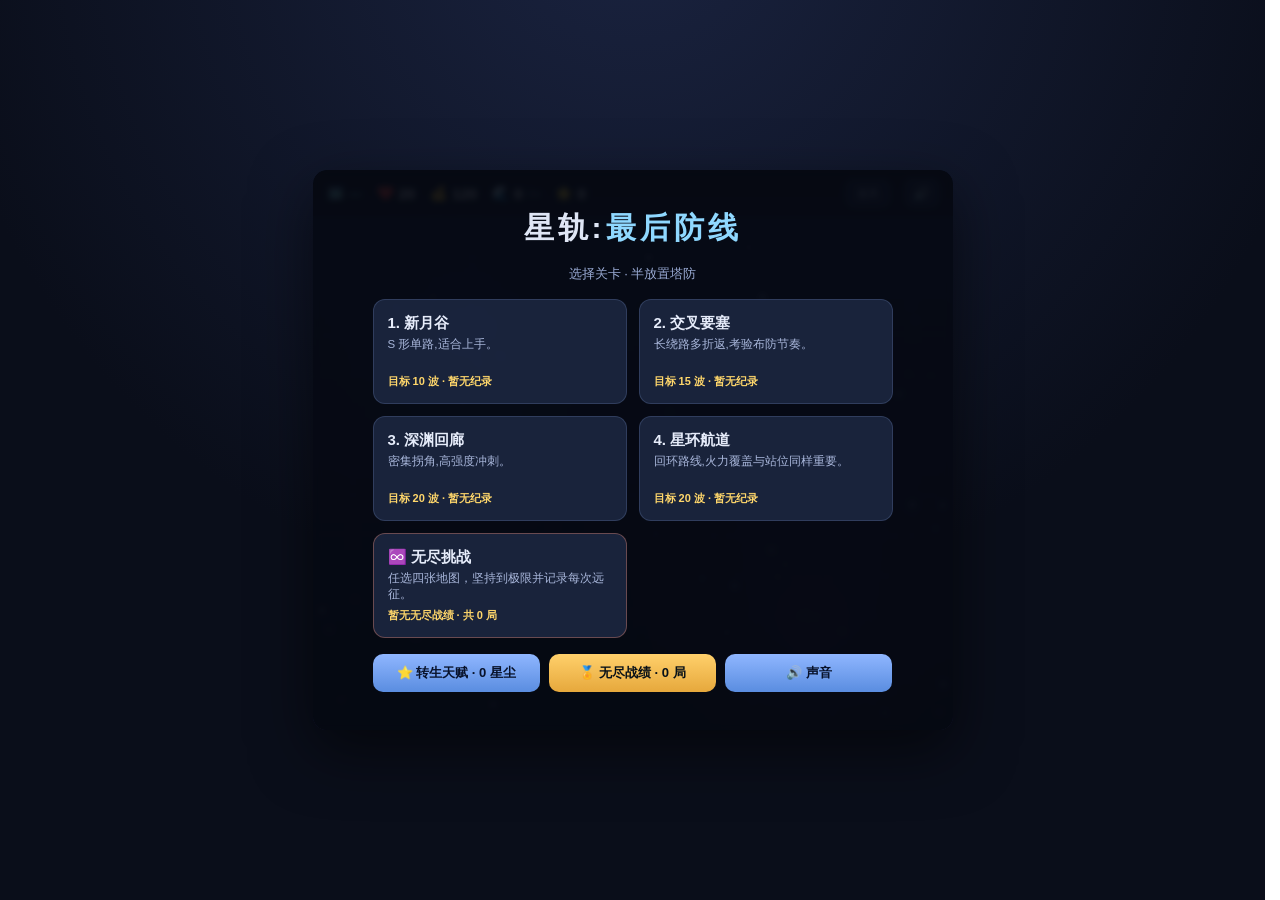
<file: index.html>
<!DOCTYPE html>
<html lang="zh-CN">
<head>
<meta charset="UTF-8">
<meta name="viewport" content="width=device-width, initial-scale=1.0">
<title>星轨:最后防线</title>
<style>
  * { box-sizing: border-box; margin: 0; padding: 0; -webkit-user-select: none; user-select: none; }
  html, body { height: 100%; }
  html { scrollbar-gutter:stable; }
  body {
    font-family: -apple-system, "PingFang SC", "Microsoft YaHei", sans-serif;
    background: radial-gradient(circle at 50% -10%, #1a2340 0%, #0a0e1a 60%);
    color: #dfe6f5; display: flex; align-items: flex-start; justify-content: center;
    min-height: 100%; padding: 12px; overflow-x: hidden;
  }
  #wrap { display: flex; gap: 14px; align-items: flex-start;
    margin-top:max(0px,calc((100dvh - 584px)/2)); }
  #wrap.menu-mode #panel { display: none; }
  #wrap.settle-mode #panel { display: none; }
  #stage { position: relative; border-radius: 14px; overflow: hidden; width: 640px; max-width: 100%;
    box-shadow: 0 20px 60px rgba(0,0,0,.55), inset 0 0 0 1px rgba(120,150,220,.15); }
  canvas { display: block; background: #0d1324; width: 100%; height: auto; touch-action: manipulation; }
  button { touch-action: manipulation; }
  #hud { position: absolute; top: 0; left: 0; right: 0; height: 46px;
    display: flex; align-items: center; gap: 15px; padding: 0 14px;
    background: linear-gradient(180deg, rgba(10,14,26,.92), rgba(10,14,26,.35));
    backdrop-filter: blur(4px); font-size: 13px; z-index: 5; }
  .stat { display: flex; align-items: center; gap: 5px; }
  .stat b { font-size: 15px; color: #fff; font-variant-numeric: tabular-nums; }
  .stat .ic { font-size: 14px; }
  .hp-bad b { color: #ff6b6b; }
  #uiMap { color:#8fd8ff; font-weight:700; }
  #btnMenu { margin-left:auto; }
  #btnMenu, #btnAudio { font-size:11px; padding:5px 10px; border-radius:8px;
    border:1px solid rgba(140,170,230,.3); background:rgba(40,52,86,.6); color:#cdd8f2; cursor:pointer; }
  #btnMenu:hover, #btnAudio:hover { background:rgba(56,72,116,.8); }
  #btnAudio { width:34px; padding:5px 0; font-size:14px; }
  #banner { position: absolute; top: 46%; left: 50%; transform: translate(-50%,-50%);
    font-size: 34px; font-weight: 800; letter-spacing: 3px; text-align: center;
    text-shadow: 0 4px 24px rgba(0,0,0,.7); pointer-events: none; z-index: 8;
    opacity: 0; transition: opacity .4s; }
  #audioPanel { position:absolute; z-index:40; top:52px; right:9px; width:244px; display:none;
    padding:13px; border-radius:12px; color:#eaf1ff;
    background:linear-gradient(145deg,rgba(20,29,53,.98),rgba(10,15,30,.98));
    border:1px solid rgba(126,170,235,.32); box-shadow:0 16px 44px rgba(0,0,0,.55); }
  #audioPanel.open { display:block; }
  .audio-head { display:flex; align-items:center; justify-content:space-between; margin-bottom:10px; }
  .audio-head b { color:#b9d9ff; font-size:13px; letter-spacing:1px; }
  #btnAudioClose { border:0; background:transparent; color:#92a5ca; cursor:pointer; font-size:19px; line-height:1; }
  .audio-row { display:grid; grid-template-columns:43px 1fr 34px; gap:8px; align-items:center; margin:9px 0; }
  .audio-row span { color:#b8c6e6; font-size:11px; }
  .audio-row output { color:#8fe3b0; font-size:10px; text-align:right; font-variant-numeric:tabular-nums; }
  .audio-row input { width:100%; accent-color:#6cc6ff; cursor:pointer; }
  #btnMuteAudio { margin-top:4px; padding:7px; font-size:11px; }
  .audio-credit { margin-top:8px; color:#697da8; font-size:9px; line-height:1.4; text-align:center; }
  .audio-credit a { color:#7fa9d8; }
  #panel { width:224px; flex:0 0 224px; min-width:0; display:flex; flex-direction:column; gap:10px; }
  #panelCols { display: flex; flex-direction: column; gap: 10px; }
  .card { background: rgba(22,30,54,.7); border: 1px solid rgba(120,150,220,.16);
    border-radius: 12px; padding: 12px; }
  .card h3 { font-size: 12px; letter-spacing: 1px; color: #8fa2cc;
    text-transform: uppercase; margin-bottom: 8px; font-weight: 700; }
  .tower-btn { display: flex; align-items: center; gap: 10px; width: 100%;
    padding: 8px 10px; margin-bottom: 7px; border-radius: 10px; cursor: pointer;
    background: rgba(40,52,86,.6); border: 1.5px solid transparent; color: #dfe6f5;
    text-align: left; transition: .15s; }
  .tower-btn:hover { background: rgba(56,72,116,.8); }
  .tower-btn.sel { border-color: #6cc6ff; background: rgba(56,90,140,.85);
    box-shadow: 0 0 14px rgba(108,198,255,.35); }
  .tower-btn:disabled { opacity: .4; cursor: not-allowed; }
  .tdot { width: 20px; height: 20px; border-radius: 50%; flex: 0 0 auto; box-shadow: 0 0 8px currentColor; }
  .tinfo { flex: 1; line-height: 1.22; }
  .tinfo .tn { font-size: 13px; font-weight: 700; }
  .tinfo .tc { font-size: 10.5px; color: #b7c4e6; }
  .cost { font-size: 12px; font-weight: 700; color: #ffd76b; }
  button.act { width: 100%; padding: 10px; border-radius: 10px; cursor: pointer;
    border: none; font-weight: 700; font-size: 13px; color: #071018;
    background: linear-gradient(180deg,#7fe3a0,#46c47a); transition: .15s; }
  button.act:hover { filter: brightness(1.08); }
  button.act.sec { background: linear-gradient(180deg,#8fb6ff,#5a8de0); color:#08122a; }
  button.act.warn { background: linear-gradient(180deg,#ffd06b,#e6a83c); }
  button.act:disabled { opacity:.45; cursor:not-allowed; }
  .row { display: flex; gap: 8px; }
  .row > * { flex: 1; }
  #sel { min-height: 96px; }
  #selEmpty { color:#6f7fa6; font-size:12px; line-height:1.5; }
  .selrow { display:flex; justify-content:space-between; font-size:12px; margin:3px 0; }
  .selrow span { color:#9aabd4; min-width:0; overflow-wrap:anywhere; }
  .selrow b { color:#fff; }
  .branchTip { font-size:11px; color:#ffd76b; margin:6px 0 4px; font-weight:700; }
  .branch-btn { width:100%; text-align:left; padding:8px 10px; margin-bottom:6px; border-radius:9px;
    cursor:pointer; border:1.5px solid rgba(140,170,230,.25); background:rgba(40,52,86,.7); color:#e6ecfa; transition:.15s; }
  .branch-btn:hover { border-color:#fff; background:rgba(56,72,116,.9); }
  .branch-btn .bn { font-size:12.5px; font-weight:700; }
  .branch-btn .bd { font-size:10.5px; color:#b7c4e6; margin-top:1px; }
  #speed { font-size:12px; padding:6px; }
  #speed.on { background:linear-gradient(180deg,#ffd06b,#e6a83c); }
  .hint { font-size:11px; color:#6f7fa6; line-height:1.5; margin-top:4px; }
  #idle { font-size:11px; color:#8fe3b0; margin-top:2px; min-height:14px; }
  /* 覆盖层 */
  .overlay { position:absolute; inset:0; z-index:20; display:none;
    flex-direction:column; align-items:center; justify-content:center; gap:16px;
    background:rgba(6,9,18,.9); backdrop-filter:blur(3px); padding:24px;
    overflow-y:auto; overscroll-behavior:contain; -webkit-overflow-scrolling:touch; }
  .overlay.show { display:flex; }
  .overlay h1 { font-size:34px; letter-spacing:3px; }
  .overlay .sub { color:#9aabd4; font-size:13px; }
  #menuList { display:grid; grid-template-columns:1fr 1fr; gap:12px; width:100%; max-width:520px; }
  .mapcard { text-align:left; padding:14px; border-radius:12px; cursor:pointer;
    background:rgba(30,40,68,.85); border:1.5px solid rgba(140,170,230,.2); transition:.15s; color:#e6ecfa; }
  .mapcard:hover { border-color:#6cc6ff; transform:translateY(-2px); box-shadow:0 8px 24px rgba(0,0,0,.4); }
  .mapcard.endless { border-color:rgba(255,150,120,.35); }
  .mapcard .mt { font-size:15px; font-weight:800; margin-bottom:3px; }
  .mapcard .md { font-size:11.5px; color:#a8b6da; line-height:1.4; min-height:32px; }
  .mapcard .mw { font-size:11px; color:#ffd76b; margin-top:6px; font-weight:700; }
  .menu-title { font-size:30px; font-weight:800; letter-spacing:4px; }
  .menu-title span { color:#8fd8ff; }
  .menu-actions { display:flex; gap:9px; width:100%; max-width:520px; }
  .menu-actions > * { flex:1; }
  #endlessList { display:grid; grid-template-columns:1fr 1fr; gap:10px; width:100%; max-width:520px; }
  .settle-grid { display:grid; grid-template-columns:repeat(4,1fr); gap:8px; width:100%; max-width:520px; }
  .settle-item { padding:9px 7px; border-radius:10px; text-align:center;
    background:rgba(30,40,68,.82); border:1px solid rgba(140,170,230,.18); }
  .settle-item span { display:block; color:#8497bf; font-size:10px; margin-bottom:2px; }
  .settle-item b { color:#fff; font-size:14px; font-variant-numeric:tabular-nums; }
  .achievement-list { display:flex; flex-wrap:wrap; justify-content:center; gap:7px; width:100%; max-width:520px; }
  .achievement { padding:6px 9px; border-radius:999px; font-size:11px; font-weight:700;
    color:#ffe7a4; background:rgba(108,82,25,.52); border:1px solid rgba(255,215,107,.32); }
  #rankList { width:100%; max-width:560px; display:flex; flex-direction:column; gap:7px; }
  .rankrow { display:grid; grid-template-columns:42px 1fr auto; gap:10px; align-items:center;
    padding:9px 11px; border-radius:10px; background:rgba(30,40,68,.82);
    border:1px solid rgba(140,170,230,.16); }
  .rankrow:first-child { border-color:rgba(255,215,107,.5); background:rgba(83,66,30,.55); }
  .rankpos { color:#ffd76b; font-size:15px; font-weight:900; text-align:center; }
  .rankmain { min-width:0; }
  .rankmain b { display:block; color:#eaf0ff; font-size:12.5px; }
  .rankmeta { color:#8fa2cc; font-size:10.5px; margin-top:2px; line-height:1.35; }
  .rankscore { color:#8fe3b0; font-size:13px; font-weight:800; text-align:right; }
  .empty-state { color:#8090b5; font-size:12px; text-align:center; padding:30px 10px; }
  #talList { width:100%; max-width:440px; display:flex; flex-direction:column; gap:9px; }
  .talrow { display:flex; align-items:center; gap:12px; padding:10px 12px; border-radius:11px;
    background:rgba(30,40,68,.85); border:1px solid rgba(140,170,230,.18); }
  .talrow .ti { font-size:22px; flex:0 0 auto; }
  .talrow .tt { flex:1; text-align:left; }
  .talrow .tn { font-size:13.5px; font-weight:700; }
  .talrow .tn .lv { color:#ffd76b; font-size:11.5px; margin-left:4px; }
  .talrow .td { font-size:11px; color:#a8b6da; margin-top:2px; }
  .talrow .tbuy { width:auto; padding:8px 12px; font-size:12.5px; flex:0 0 auto;
    background:linear-gradient(180deg,#ffe08a,#e6b84c); }
  /* ===== 移动端适配 ===== */
  @media (max-width: 920px){
    body { align-items:flex-start; padding:8px; }
    #wrap { flex-direction:column; gap:10px; width:100%; align-items:center; margin-top:0; }
    #panel { width:100%; max-width:640px; flex:0 0 auto; }
    #shop { display:grid; grid-template-columns:1fr 1fr; gap:7px; }
    #shop .tower-btn { margin-bottom:0; }
    #panelCols { display:grid; grid-template-columns:1fr 1fr; gap:10px; }
    #panelCols > .card { margin:0; }
    #wrap.menu-mode #stage, #wrap.settle-mode #stage { min-height:calc(100dvh - 16px); }
  }
  @media (max-width: 560px){
    #hud { gap:7px; padding:0 7px; font-size:12px; }
    #hud .stat b { font-size:14px; }
    #uiMap { max-width:56px; overflow:hidden; text-overflow:ellipsis; white-space:nowrap; }
    #btnMenu { padding:5px 7px; }
    #audioPanel { right:7px; width:min(244px,calc(100% - 14px)); }
    #banner { font-size:24px; letter-spacing:2px; }
    #menuList { grid-template-columns:1fr; }
    #endlessList { grid-template-columns:1fr; }
    .settle-grid { grid-template-columns:repeat(2,1fr); }
    .menu-actions { flex-direction:column; }
    .rankrow { grid-template-columns:34px 1fr auto; gap:6px; padding:8px; }
    .overlay { justify-content:flex-start; gap:12px; padding:16px; }
    #menuList { gap:8px; }
    .mapcard { padding:10px 12px; }
    .mapcard .md { min-height:0; }
    .menu-title { font-size:24px; }
    .overlay h1 { font-size:26px; }
  }
</style>
</head>
<body>
<div id="wrap" class="menu-mode">
  <div id="stage">
    <canvas id="cv" width="640" height="560"></canvas>
    <div id="hud">
      <div class="stat" id="uiMapWrap"><span class="ic">🗺️</span><span id="uiMap">—</span></div>
      <div class="stat"><span class="ic">❤️</span><b id="uiHp">20</b></div>
      <div class="stat"><span class="ic">💰</span><b id="uiGold">120</b></div>
      <div class="stat"><span class="ic">🌊</span><b id="uiWave">0</b><span style="color:#6f7fa6" id="uiWaveMax">/∞</span></div>
      <div class="stat"><span class="ic">⭐</span><b id="uiScore">0</b></div>
      <button id="btnMenu" onclick="backToMenu()">选关</button>
      <button id="btnAudio" type="button" aria-label="声音设置" title="声音设置">🔊</button>
    </div>
    <div id="banner"></div>
    <div id="audioPanel" aria-hidden="true">
      <div class="audio-head"><b>声音设置</b><button id="btnAudioClose" type="button" aria-label="关闭声音设置">×</button></div>
      <label class="audio-row"><span>音乐</span><input id="bgmVolume" type="range" min="0" max="100" step="1"><output id="bgmVolumeValue">28%</output></label>
      <label class="audio-row"><span>音效</span><input id="sfxVolume" type="range" min="0" max="100" step="1"><output id="sfxVolumeValue">68%</output></label>
      <button class="act sec" id="btnMuteAudio" type="button">全部静音</button>
      <div class="audio-credit">CC0 音效：<a href="https://kenney.nl/assets/sci-fi-sounds" target="_blank" rel="noopener">Kenney</a> · BGM：<a href="https://opengameart.org/content/dark-sci-fi-audio-pack" target="_blank" rel="noopener">SRG774</a></div>
    </div>

    <!-- 选关 -->
    <div class="overlay show" id="menu">
      <div class="menu-title">星轨:<span>最后防线</span></div>
      <div class="sub">选择关卡 · 半放置塔防</div>
      <div id="menuList"></div>
      <div class="menu-actions">
        <button class="act sec" id="btnTalent" onclick="openTalent()">⭐ 转生天赋</button>
        <button class="act warn" id="btnRank" onclick="openLeaderboard('menu')">🏅 无尽战绩</button>
        <button class="act sec" id="btnMenuAudio" onclick="toggleAudioPanel()">🔊 声音</button>
      </div>
    </div>

    <!-- 无尽地图选择 -->
    <div class="overlay" id="endlessSelect">
      <h1 style="font-size:28px">♾️ 无尽挑战</h1>
      <div class="sub">选择战场地形 · 波次与强度无限成长</div>
      <div id="endlessList"></div>
      <button class="act warn" style="width:210px" onclick="closeEndlessSelect()">返回选关</button>
    </div>

    <!-- 天赋 -->
    <div class="overlay" id="talent">
      <h1 style="font-size:28px">⭐ 转生天赋</h1>
      <div class="sub" id="talStars">星尘: 0</div>
      <div id="talList"></div>
      <button class="act warn" style="width:200px" onclick="closeTalent()">返回选关</button>
    </div>

    <!-- 结算 -->
    <div class="overlay" id="over">
      <h1 id="overTitle">游戏结束</h1>
      <div class="sub" id="overSub"></div>
      <div class="settle-grid" id="overStats"></div>
      <div class="achievement-list" id="overAchievements"></div>
      <div class="row" style="width:100%;max-width:520px;flex-wrap:wrap" id="overBtns"></div>
    </div>

    <!-- 本地无尽排行榜 -->
    <div class="overlay" id="leaderboard">
      <h1 style="font-size:28px">🏅 无尽战绩</h1>
      <div class="sub" id="rankSub">仅保存在本机浏览器</div>
      <div id="rankList"></div>
      <button class="act warn" style="width:210px" onclick="closeLeaderboard()">返回</button>
    </div>
  </div>

  <div id="panel">
    <div class="card">
      <h3>建造塔 <span style="float:right;font-weight:400;text-transform:none">选塔→点空地放1个</span></h3>
      <div id="shop"></div>
    </div>
    <div id="panelCols">
      <div class="card" id="sel">
        <h3>选中的塔</h3>
        <div id="selBody"><div id="selEmpty">点击地图上已有的塔<br>升级 / 选择分支 / 出售。</div></div>
      </div>
      <div class="card">
        <h3>放置控制</h3>
        <div class="row" style="margin-bottom:8px">
          <button class="act sec" id="btnAuto">自动开波: 开</button>
          <button class="act" id="speed">⏩ ×1</button>
        </div>
        <div class="row">
          <button class="act warn" id="btnWave">▶ 下一波</button>
          <button class="act sec" id="btnPause">⏸ 暂停</button>
        </div>
        <div id="idle"></div>
        <div class="hint">Lv.3 选主路线，Lv.6 再次二选一，Lv.9 终极进化。挂机每秒产金,开着自动开波即可放置。</div>
      </div>
    </div>
  </div>
</div>

<script>
const cv = document.getElementById('cv'), ctx = cv.getContext('2d');
const W = cv.width, H = cv.height, TOP = 46, CELL = 40;
const CD_FLOOR = 0.08, RANGE_CAP = 260;   // 无尽升级软上限，防数值畸形

// ========== 声音系统（CC0 素材，设置独立持久化）==========
const AUDIO_PREF_KEY='xingui_audio_v1';
const AUDIO_ASSETS={
  arrow:'assets/audio/arrow-shot.mp3', cannon:'assets/audio/cannon-blast.mp3',
  frost:'assets/audio/frost-pulse.mp3', laser:'assets/audio/laser-beam.mp3',
  build:'assets/audio/tower-build.mp3', boss:'assets/audio/boss-alert.mp3',
  ui:'assets/audio/ui-click.mp3', upgrade:'assets/audio/upgrade.mp3', evolution:'assets/audio/evolution.mp3'
};
function loadAudioPrefs(){
  const d={bgm:.28,sfx:.68,muted:false};
  try{
    const s=JSON.parse(localStorage.getItem(AUDIO_PREF_KEY));
    if(s&&typeof s==='object'){
      if(Number.isFinite(+s.bgm))d.bgm=Math.max(0,Math.min(1,+s.bgm));
      if(Number.isFinite(+s.sfx))d.sfx=Math.max(0,Math.min(1,+s.sfx));
      d.muted=!!s.muted;
    }
  }catch(e){}
  return d;
}
let audioPrefs=loadAudioPrefs();
const bgm=new Audio('assets/audio/star-pulse.mp3');
bgm.loop=true; bgm.preload='auto'; bgm.volume=audioPrefs.muted?0:audioPrefs.bgm;
const SfxAudioContext=window.AudioContext||window.webkitAudioContext;
const sfxBuffers={}, sfxLoads={}, sfxLast={}, sfxActiveCount={}, activeSfx=new Set();
const SFX_ACTIVE_LIMIT={arrow:2,cannon:3,frost:2,laser:2,boss:1,build:2,ui:2,upgrade:2,evolution:2};
const MAX_ACTIVE_SFX=10;
let sfxContext=null, sfxMaster=null, sfxWarmPromise=null;
function persistAudio(){ try{ localStorage.setItem(AUDIO_PREF_KEY,JSON.stringify(audioPrefs)); }catch(e){} }
function ensureSfxContext(){
  if(!SfxAudioContext)return null;
  if(!sfxContext){
    sfxContext=new SfxAudioContext({latencyHint:'interactive'});
    sfxMaster=sfxContext.createGain();
    sfxMaster.gain.value=audioPrefs.muted?0:audioPrefs.sfx;
    sfxMaster.connect(sfxContext.destination);
  }
  if(sfxContext.state==='suspended')sfxContext.resume().catch(()=>{});
  return sfxContext;
}
function loadSfx(id){
  if(sfxBuffers[id])return Promise.resolve(sfxBuffers[id]);
  if(sfxLoads[id])return sfxLoads[id];
  const ac=ensureSfxContext();
  if(!ac||!AUDIO_ASSETS[id])return Promise.resolve(null);
  sfxLoads[id]=fetch(AUDIO_ASSETS[id]).then(r=>{
    if(!r.ok)throw new Error('音效加载失败');
    return r.arrayBuffer();
  }).then(data=>ac.decodeAudioData(data)).then(buffer=>{
    sfxBuffers[id]=buffer; return buffer;
  }).catch(()=>null);
  return sfxLoads[id];
}
function warmSfx(){
  if(!ensureSfxContext())return;
  if(!sfxWarmPromise){
    const order=['ui','build','arrow','cannon','frost','laser','upgrade','evolution','boss'];
    sfxWarmPromise=order.reduce((job,id)=>job.then(()=>loadSfx(id)),Promise.resolve());
  }
  return sfxWarmPromise;
}
function stopActiveSfx(){
  for(const source of activeSfx){ try{ source.stop(); }catch(e){} }
  activeSfx.clear();
  for(const id of Object.keys(sfxActiveCount))sfxActiveCount[id]=0;
}
function playSfx(id,gain=1,rate=1,minGap=0){
  if(document.hidden||audioPrefs.muted||audioPrefs.sfx<=0||!AUDIO_ASSETS[id])return;
  const now=performance.now();
  if(now-(sfxLast[id]||0)<minGap)return;
  const ac=ensureSfxContext(), buffer=sfxBuffers[id];
  if(!ac||!buffer){ loadSfx(id); return; }
  if(activeSfx.size>=MAX_ACTIVE_SFX||(sfxActiveCount[id]||0)>=(SFX_ACTIVE_LIMIT[id]||2))return;
  sfxLast[id]=now;
  const source=ac.createBufferSource(), level=ac.createGain();
  source.buffer=buffer;
  source.playbackRate.value=Math.max(.55,Math.min(1.8,rate));
  level.gain.value=Math.max(0,Math.min(1,gain));
  source.connect(level); level.connect(sfxMaster);
  activeSfx.add(source);
  sfxActiveCount[id]=(sfxActiveCount[id]||0)+1;
  source.onended=()=>{
    if(activeSfx.delete(source))sfxActiveCount[id]=Math.max(0,(sfxActiveCount[id]||1)-1);
    source.disconnect(); level.disconnect();
  };
  source.start();
}
function applyAudioPrefs(){
  bgm.volume=audioPrefs.muted?0:audioPrefs.bgm;
  if(sfxMaster&&sfxContext)sfxMaster.gain.setValueAtTime(audioPrefs.muted?0:audioPrefs.sfx,sfxContext.currentTime);
  if(audioPrefs.muted){ bgm.pause(); stopActiveSfx(); }
  const icon=audioPrefs.muted||(!audioPrefs.bgm&&!audioPrefs.sfx)?'🔇':'🔊';
  document.getElementById('btnAudio').textContent=icon;
  document.getElementById('btnAudio').title=audioPrefs.muted?'声音已关闭':'声音设置';
  document.getElementById('btnMenuAudio').textContent=icon+' 声音';
  document.getElementById('bgmVolume').value=Math.round(audioPrefs.bgm*100);
  document.getElementById('sfxVolume').value=Math.round(audioPrefs.sfx*100);
  document.getElementById('bgmVolumeValue').textContent=Math.round(audioPrefs.bgm*100)+'%';
  document.getElementById('sfxVolumeValue').textContent=Math.round(audioPrefs.sfx*100)+'%';
  document.getElementById('btnMuteAudio').textContent=audioPrefs.muted?'恢复声音':'全部静音';
}
function startBgm(restart=false){
  if(restart)try{ bgm.currentTime=0; }catch(e){}
  applyAudioPrefs();
  if(audioPrefs.muted||audioPrefs.bgm<=0||scene!=='play'||state.paused||state.over)return;
  bgm.play().catch(()=>{});
}
function pauseBgm(reset=false){ bgm.pause(); if(reset)try{ bgm.currentTime=0; }catch(e){} }
function playTowerShot(t){
  const cfg={arrow:[.18,.94+Math.random()*.12,100],cannon:[.42,.94+Math.random()*.07,180],
    frost:[.21,.9+Math.random()*.08,180],laser:[.3,.96+Math.random()*.06,150]}[t.key];
  if(cfg)playSfx(t.key,cfg[0],cfg[1],cfg[2]);
}
function toggleAudioPanel(force){
  const p=document.getElementById('audioPanel'), open=typeof force==='boolean'?force:!p.classList.contains('open');
  p.classList.toggle('open',open); p.setAttribute('aria-hidden',String(!open));
  if(open)playSfx('ui',.45,1.05,35);
}
document.getElementById('btnAudio').onclick=()=>toggleAudioPanel();
document.getElementById('btnAudioClose').onclick=()=>toggleAudioPanel(false);
document.getElementById('bgmVolume').addEventListener('input',e=>{
  audioPrefs.bgm=+e.target.value/100; audioPrefs.muted=false; persistAudio(); applyAudioPrefs(); startBgm();
});
document.getElementById('sfxVolume').addEventListener('input',e=>{
  audioPrefs.sfx=+e.target.value/100; audioPrefs.muted=false; persistAudio(); applyAudioPrefs();
  playSfx('ui',.45,1.05,80);
});
document.getElementById('btnMuteAudio').onclick=()=>{
  audioPrefs.muted=!audioPrefs.muted; persistAudio(); applyAudioPrefs();
  if(!audioPrefs.muted){ startBgm(); playSfx('ui',.5,1.08,0); }
};
window.addEventListener('pointerdown',warmSfx,{once:true,capture:true});
window.addEventListener('keydown',warmSfx,{once:true,capture:true});
document.addEventListener('visibilitychange',()=>{
  if(document.hidden){
    pauseBgm(false); stopActiveSfx();
    if(sfxContext&&sfxContext.state==='running')sfxContext.suspend().catch(()=>{});
  }else{
    if(sfxContext&&!audioPrefs.muted)sfxContext.resume().catch(()=>{});
    if(scene==='play'&&!state.paused&&!state.over)startBgm(false);
  }
});
applyAudioPrefs();
// 星空背景（深空霞虹主题）
const stars=[]; for(let i=0;i<90;i++){ stars.push({ x:Math.random()*W, y:TOP+Math.random()*(H-TOP),
  r:Math.random()*1.4+0.3, sp:0.4+Math.random()*1.6, ph:Math.random()*6.28, big:Math.random()<0.12 }); }
let clock=0;   // 全局动画时钟（不受暂停影响）

// ========== 地图 ==========
const MAPS = [
  { name:'新月谷', waves:10, desc:'S 形单路,适合上手。',
    path:[[-1,3],[1,3],[1,7],[5,7],[5,2],[9,2],[9,9],[13,9],[13,5],[16,5]] },
  { name:'交叉要塞', waves:15, desc:'长绕路多折返,考验布防节奏。',
    path:[[-1,2],[6,2],[6,8],[2,8],[2,11],[10,11],[10,4],[13,4],[13,10],[16,10]] },
  { name:'深渊回廊', waves:20, desc:'密集拐角,高强度冲刺。',
    path:[[8,-1],[8,3],[2,3],[2,7],[6,7],[6,10],[12,10],[12,5],[9,5],[9,2],[14,2],[14,11],[16,11]] },
  { name:'星环航道', waves:20, desc:'回环路线,火力覆盖与站位同样重要。',
    path:[[-1,5],[4,5],[4,1],[12,1],[12,5],[8,5],[8,9],[14,9],[14,5],[16,5]] },
];

let MAP=null, waypoints=[], pathSet=new Set(), winWaves=Infinity, mapIndex=-1;
function loadMap(m, idx){
  MAP=m; mapIndex=idx; winWaves=m.waves;
  waypoints = m.path.map(c=>({ x:c[0]*CELL+CELL/2, y:TOP+c[1]*CELL+CELL/2 }));
  pathSet=new Set();
  for(let i=0;i<m.path.length-1;i++){
    let [ax,ay]=m.path[i],[bx,by]=m.path[i+1];
    const dx=Math.sign(bx-ax),dy=Math.sign(by-ay);
    let x=ax,y=ay;
    while(x!==bx||y!==by){ pathSet.add(x+','+y); if(x!==bx)x+=dx; else if(y!==by)y+=dy; }
    pathSet.add(bx+','+by);
  }
}
function segLen(a,b){ return Math.hypot(b.x-a.x,b.y-a.y); }

// ========== 塔定义 ==========
const TOWERS = {
  arrow:  { name:'箭塔',   color:'#6cc6ff', cost:50,  dmg:9,  range:110, cd:0.55, bullet:'#bfe8ff', desc:'均衡·快射速' },
  cannon: { name:'炮塔',   color:'#ff9d5c', cost:90,  dmg:34, range:95,  cd:1.5,  bullet:'#ffce9e', desc:'高伤·范围溅射', splash:38 },
  frost:  { name:'霜塔',   color:'#8fd8ff', cost:75,  dmg:5,  range:100, cd:0.9,  bullet:'#d5f2ff', desc:'减速敌人 45%', slow:0.55, slowDur:1.6 },
  laser:  { name:'激光塔', color:'#c88bff', cost:130, dmg:52, range:130, cd:1.1,  bullet:'#e6c6ff', desc:'超远·可命中 2 目标', pierce:1 },
};
const TOWER_KEYS = Object.keys(TOWERS);

// ========== 分支（Lv3 二选一）==========
const BRANCHES = {
  arrow: [
    { id:'rapid',  name:'连弩',  desc:'攻速翻倍,伤害略降', color:'#5cf0c8',
      apply:t=>{ t.cdMax*=0.5; t.dmg*=0.72; t.bullet='#7cffe0'; t.color='#5cf0c8'; } },
    { id:'sniper', name:'狙击',  desc:'超远射程,30% 暴击 x2.5', color:'#4d9bff',
      apply:t=>{ t.range+=95; t.dmg*=2.4; t.cdMax*=1.9; t.crit=2.5; t.bullet='#9ec6ff'; t.color='#4d9bff'; } },
  ],
  cannon: [
    { id:'grenade', name:'榴弹', desc:'溅射范围与伤害大增', color:'#ff7a3c',
      apply:t=>{ t.splash*=1.9; t.dmg*=1.25; t.bullet='#ffb37a'; t.color='#ff7a3c'; } },
    { id:'flame',   name:'火焰', desc:'点燃,持续灼烧敌人', color:'#ff5a5a',
      apply:t=>{ t.burnRatio=0.5; t.burnDur=2.5; t.bullet='#ff8a6a'; t.color='#ff5a5a'; } },
  ],
  frost: [
    { id:'freeze',   name:'冰封',   desc:'减速更强,25% 冻结', color:'#5ac8ff',
      apply:t=>{ t.slow=0.3; t.slowDur=2.2; t.freeze=0.25; t.color='#5ac8ff'; } },
    { id:'blizzard', name:'寒霜爆', desc:'范围减速 + 溅射伤害', color:'#a0e8ff',
      apply:t=>{ t.splash=55; t.splashSlow=true; t.dmg*=1.6; t.color='#a0e8ff'; } },
  ],
  laser: [
    { id:'pierce', name:'贯穿', desc:'穿透链更长,加射程', color:'#e06bff',
      apply:t=>{ t.pierce=(t.pierce||1)+2; t.range+=45; t.color='#e06bff'; } },
    { id:'charge', name:'聚能', desc:'放弃穿透,单体超高爆发', color:'#ff6bd0',
      apply:t=>{ t.pierce=0; t.dmg*=2.6; t.cdMax*=1.5; t.bullet='#ffa6e0'; t.color='#ff6bd0'; } },
  ],
};

// ========== 路线进化（Lv6 二选一 / Lv9 对应终极形态）==========
const EVOLUTIONS = {
  arrow: {
    rapid: [
      { id:'storm', name:'风暴连弩', desc:'高攻速与穿透，适合密集怪群', color:'#35f2bd', fx:'storm',
        apply:t=>{ t.cdMax*=.84; t.pierce=(t.pierce||0)+1; t.dmg*=1.12; },
        final:{ name:'星雨机枢', desc:'伤害 +22%，射程 +20，穿透再 +1', color:'#8affdc',
          apply:t=>{ t.dmg*=1.22; t.range=Math.min(t.range+20,RANGE_CAP); t.pierce=(t.pierce||0)+1; } } },
      { id:'venom', name:'毒羽连弩', desc:'高速叠毒，持续削减高血量目标', color:'#8fe35f', fx:'venom',
        apply:t=>{ t.dmg*=.96; t.poisonRatio=.45; t.poisonDur=4; },
        final:{ name:'瘟疫蜂群', desc:'毒素提升至 70%，扩散并处决残血', color:'#c6ff73',
          apply:t=>{ t.dmg*=1.18; t.poisonRatio=.7; t.poisonDur=5; t.poisonSpread=true; t.execute=.1; } } },
    ],
    sniper: [
      { id:'rail', name:'轨道狙击', desc:'极限射程与暴击，单发穿透', color:'#4fafff', fx:'rail',
        apply:t=>{ t.dmg*=1.42; t.range=Math.min(t.range+25,RANGE_CAP); t.crit=2.8; },
        final:{ name:'虚空裁决', desc:'伤害 +40%，暴击 x3.2，穿透 +1', color:'#9dd7ff',
          apply:t=>{ t.dmg*=1.4; t.crit=3.2; t.pierce=(t.pierce||0)+1; } } },
      { id:'hunter', name:'猎手狙击', desc:'标记目标，对精英与BOSS增伤', color:'#ffd166', fx:'hunter',
        apply:t=>{ t.dmg*=1.22; t.cdMax*=.92; t.markMult=1.3; t.markDur=3; t.bossMult=1.25; },
        final:{ name:'巨兽终结者', desc:'标记易伤 18%，对BOSS伤害 +70%', color:'#fff0a6',
          apply:t=>{ t.dmg*=1.3; t.markMult=1.55; t.markDur=4; t.expose=1.18; t.bossMult=1.7; } } },
    ],
  },
  cannon: {
    grenade: [
      { id:'cluster', name:'蜂巢榴炮', desc:'爆炸分裂子弹，追打外围目标', color:'#ff9b4a', fx:'cluster',
        apply:t=>{ t.dmg*=1.15; t.splash*=1.2; t.splashFactor=.56; t.clusterCount=2; t.clusterFactor=.24; },
        final:{ name:'千星弹幕', desc:'分裂4枚子弹，范围与爆心伤害提升', color:'#ffd08a',
          apply:t=>{ t.dmg*=1.22; t.splash*=1.2; t.splashFactor=.66; t.clusterCount=4; t.clusterFactor=.28; } } },
      { id:'gravity', name:'引力榴炮', desc:'大范围牵制，压低怪群推进速度', color:'#b979ff', fx:'gravity',
        apply:t=>{ t.dmg*=1.08; t.splash*=1.35; t.splashSlow=true; t.splashSlowDur=1.8; t.splashSlowMul=.45; },
        final:{ name:'坍缩奇点', desc:'范围再 +30%，强减速持续 2.6 秒', color:'#e1b1ff',
          apply:t=>{ t.dmg*=1.18; t.splash*=1.3; t.splashFactor=.58; t.splashSlowDur=2.6; t.splashSlowMul=.25; } } },
    ],
    flame: [
      { id:'napalm', name:'凝胶燃烧器', desc:'延长灼烧，并点燃爆炸范围', color:'#ff654c', fx:'napalm',
        apply:t=>{ t.dmg*=1.1; t.burnRatio=.75; t.burnDur=4; t.splash=44; t.splashFactor=.35; t.splashBurn=true; },
        final:{ name:'永燃天穹', desc:'100%灼烧持续5.5秒，燃烧范围扩大', color:'#ff9a5f',
          apply:t=>{ t.dmg*=1.18; t.burnRatio=1; t.burnDur=5.5; t.splash=62; t.splashFactor=.42; } } },
      { id:'plasma', name:'等离子炮', desc:'牺牲持续时间，换取瞬时爆发', color:'#ffd45f', fx:'plasma',
        apply:t=>{ t.dmg*=1.38; t.burnRatio=.3; t.burnDur=2; t.splash=48; t.splashFactor=.52; },
        final:{ name:'恒星熔炉', desc:'伤害 +48%，大范围等离子冲击', color:'#fff0a0',
          apply:t=>{ t.dmg*=1.48; t.cdMax*=.92; t.splash=78; t.splashFactor=.66; t.bossMult=1.2; } } },
    ],
  },
  frost: {
    freeze: [
      { id:'stasis', name:'绝对零度', desc:'专注冻结，最长时间封锁单体', color:'#63dcff', fx:'stasis',
        apply:t=>{ t.dmg*=1.12; t.slow=.18; t.freeze=.38; t.freezeDur=1.8; },
        final:{ name:'时间凝滞', desc:'55%冻结2.5秒，普通减速至10%', color:'#c6f7ff',
          apply:t=>{ t.dmg*=1.18; t.slow=.1; t.freeze=.55; t.freezeDur=2.5; } } },
      { id:'shatter', name:'碎冰棱镜', desc:'降低控制，施加冰脆易伤', color:'#5d8dff', fx:'shatter',
        apply:t=>{ t.dmg*=1.38; t.slow=.34; t.freeze=.22; t.brittle=1.22; t.brittleDur=2.5; },
        final:{ name:'晶核粉碎者', desc:'伤害 +38%，冰脆易伤提升至40%', color:'#a8bdff',
          apply:t=>{ t.dmg*=1.38; t.brittle=1.4; t.brittleDur=3.2; t.crit=2; t.critChance=.18; } } },
    ],
    blizzard: [
      { id:'hail', name:'冰雹矩阵', desc:'强化群体伤害，并产生碎冰弹', color:'#b9efff', fx:'hail',
        apply:t=>{ t.dmg*=1.35; t.splash=76; t.splashFactor=.62; t.splashSlowDur=1.6; t.splashSlowMul=.52; t.clusterCount=1; t.clusterFactor=.2; },
        final:{ name:'天穹冰瀑', desc:'范围95，爆心伤害80%，碎冰弹 +2', color:'#effdff',
          apply:t=>{ t.dmg*=1.42; t.splash=95; t.splashFactor=.8; t.clusterCount=3; t.clusterFactor=.22; } } },
      { id:'permafrost', name:'永冻领域', desc:'生成持续减速光环，稳定控场', color:'#72e6dd', fx:'permafrost',
        apply:t=>{ t.dmg*=1.12; t.splash=78; t.splashSlowDur=2.3; t.splashSlowMul=.4; t.auraSlow=.72; },
        final:{ name:'冰河纪元', desc:'光环减速40%，范围110，命中强减速', color:'#c7fff8',
          apply:t=>{ t.dmg*=1.2; t.splash=110; t.splashSlowDur=3; t.splashSlowMul=.25; t.auraSlow=.6; } } },
    ],
  },
  laser: {
    pierce: [
      { id:'prism', name:'棱镜阵列', desc:'增加折射次数，覆盖整支怪群', color:'#ed82ff', fx:'prism',
        apply:t=>{ t.pierce=(t.pierce||0)+1; t.range=Math.min(t.range+22,RANGE_CAP); t.dmg*=1.08; t.chainRange=115; },
        final:{ name:'极光矩阵', desc:'穿透再 +2，伤害 +20%，攻速 +10%', color:'#ffb5ff',
          apply:t=>{ t.pierce=(t.pierce||0)+2; t.dmg*=1.2; t.cdMax*=.9; t.chainRange=130; } } },
      { id:'lance', name:'光刃长枪', desc:'较少折射，换取更强单次贯穿', color:'#9c82ff', fx:'lance',
        apply:t=>{ t.pierce=Math.min(t.pierce||0,3); t.dmg*=1.35; t.chainRange=150; },
        final:{ name:'终焉光矛', desc:'伤害 +42%，链距180，对BOSS额外20%', color:'#d8c8ff',
          apply:t=>{ t.dmg*=1.42; t.chainRange=180; t.bossMult=1.2; t.crit=1.8; t.critChance=.15; } } },
    ],
    charge: [
      { id:'titan', name:'泰坦猎手', desc:'锁定BOSS与高血量目标', color:'#ff718f', fx:'titan',
        apply:t=>{ t.dmg*=1.38; t.bossMult=1.6; t.markMult=1.18; t.markDur=2.5; },
        final:{ name:'末日审判', desc:'伤害 +42%，对BOSS总计 +120%', color:'#ffb0bd',
          apply:t=>{ t.dmg*=1.42; t.bossMult=2.2; t.markMult=1.35; t.crit=2; t.critChance=.12; } } },
      { id:'nova', name:'新星聚能', desc:'聚能弹爆炸，转为范围火力', color:'#ff73df', fx:'nova',
        apply:t=>{ t.dmg*=1.22; t.cdMax*=.95; t.splash=68; t.splashFactor=.48; },
        final:{ name:'超新星炮', desc:'范围105，爆心伤害68%，攻速提升', color:'#ffc2ef',
          apply:t=>{ t.dmg*=1.32; t.cdMax*=.9; t.splash=105; t.splashFactor=.68; t.bossMult=1.15; } } },
    ],
  },
};

// ========== 转生天赋（永久 · localStorage 持久化）==========
const SAVE_KEY='xingui_save_v1';
const TALENTS=[
  { id:'atk',   name:'攻击强化', icon:'⚔️', desc:'全塔伤害 +8%/级', base:3, fmt:lv=>lv*8+'%' },
  { id:'gold',  name:'财富宝库', icon:'💰', desc:'起始金币 +40/级', base:2, fmt:lv=>'+'+lv*40 },
  { id:'fort',  name:'坚固要塞', icon:'🛡️', desc:'起始生命 +3/级',  base:4, fmt:lv=>'+'+lv*3 },
  { id:'idle',  name:'生息之泉', icon:'🌱', desc:'挂机产金 +15%/级', base:3, fmt:lv=>lv*15+'%' },
  { id:'greed', name:'贪婪之心', icon:'🤑', desc:'击杀金币 +12%/级', base:3, fmt:lv=>lv*12+'%' },
];
function defSave(){ return {
  stars:0, tal:{atk:0,gold:0,fort:0,idle:0,greed:0},
  bestScore:[0,0,0,0], bestWave:[0,0,0,0], endlessRuns:[]
}; }
function loadSave(){
  const d=defSave();
  try{
    const s=JSON.parse(localStorage.getItem(SAVE_KEY));
    if(!s || typeof s!=='object') return d;
    if(Number.isFinite(+s.stars)) d.stars=Math.max(0,Math.floor(+s.stars));
    if(s.tal && typeof s.tal==='object'){
      for(const id of Object.keys(d.tal)){
        if(Number.isFinite(+s.tal[id])) d.tal[id]=Math.max(0,Math.floor(+s.tal[id]));
      }
    }
    for(const key of ['bestScore','bestWave']){
      if(Array.isArray(s[key])) d[key]=d[key].map((v,i)=>Number.isFinite(+s[key][i])?Math.max(0,Math.floor(+s[key][i])):v);
    }
    if(Array.isArray(s.endlessRuns)) d.endlessRuns=s.endlessRuns.filter(r=>r&&typeof r==='object').slice(0,100).map(r=>({
      id:String(r.id||''), time:String(r.time||''), mapIndex:Math.max(0,Math.min(3,Math.floor(+r.mapIndex)||0)),
      mapName:String(r.mapName||'未知战场'), wave:Math.max(0,Math.floor(+r.wave)||0), score:Math.max(0,Math.floor(+r.score)||0),
      kills:Math.max(0,Math.floor(+r.kills)||0), leaks:Math.max(0,Math.floor(+r.leaks)||0), duration:Math.max(0,+r.duration||0),
      towers:Math.max(0,Math.floor(+r.towers)||0), maxLevel:Math.max(0,Math.floor(+r.maxLevel)||0), stars:Math.max(0,Math.floor(+r.stars)||0),
      reason:String(r.reason||'defeat'), achievements:Array.isArray(r.achievements)?r.achievements.map(String).slice(0,12):[]
    }));
  }catch(e){}
  return d;
}
let save=loadSave();
function persist(){ try{ localStorage.setItem(SAVE_KEY, JSON.stringify(save)); }catch(e){} }
function talCost(t){ return t.base*(save.tal[t.id]+1); }
let DMG_MULT=1, IDLE_MULT=1, GREED_MULT=1;
function applyTalents(){
  DMG_MULT  = 1 + save.tal.atk*0.08;
  IDLE_MULT = 1 + save.tal.idle*0.15;
  GREED_MULT= 1 + save.tal.greed*0.12;
}

// ========== 状态 ==========
let scene='menu'; // 'menu' | 'play'
let state;
function newState(){
  return {
    hp:20, gold:120, wave:0, score:0,
    towers:[], enemies:[], bullets:[], particles:[], floats:[],
    selBuild:null, selTower:null,
    autoWave:true, speed:1, paused:false,
    waveActive:false, spawnQueue:[], spawnTimer:0,
    betweenTimer:3, idleAcc:0, over:false, time:0,
    kills:0, leaks:0, isEndless:false, startHp:20, endlessRecorded:false
  };
}
state = newState();

// ========== 波次 ==========
function buildWave(n){
  const q=[], rawCount=6+Math.floor(n*1.6), count=state.isEndless?Math.min(72,rawCount):rawCount;
  // 无尽后期把“怪海”折算为血量与单怪奖励，避免实体无限增长拖慢画面
  const overflow=Math.max(0,rawCount-count), hpRate=state.isEndless?1.205:1.22;
  const baseHp=22*Math.pow(hpRate,n-1)*(1+overflow*.03), speed=42+Math.min(n,state.isEndless?60:n)*1.1;
  const rewardScale=rawCount/count;
  for(let i=0;i<count;i++){
    let type='normal', hp=baseHp, sp=speed, r=11, col='#ff6b8a', gold=8, leak=1;
    if(n%5===0 && i===count-1){ type='boss'; hp=baseHp*10; sp=speed*0.7; r=20; col='#ff3d6e'; gold=60; leak=5; }
    else if(n>=3 && i%4===0){ type='fast'; hp=baseHp*0.6; sp=speed*1.7; r=8; col='#ffd166'; gold=10; }
    else if(n>=4 && i%5===2){ type='tank'; hp=baseHp*2.4; sp=speed*0.75; r=15; col='#c56bff'; gold=16; leak=2; }
    q.push({type,hp,sp,r,col,gold:Math.round(gold*rewardScale),leak});
  }
  return q;
}
function startWave(){
  if(state.waveActive || state.over) return;
  state.wave++;
  state.spawnQueue = buildWave(state.wave);
  state.spawnTimer = 0; state.waveActive = true;
  syncControls();
  const isBoss = state.wave%5===0;
  if(isBoss)playSfx('boss',.62,.82,600); else playSfx('upgrade',.28,1.08,350);
  banner((winWaves!==Infinity? '第 '+state.wave+' / '+winWaves+' 波':'第 '+state.wave+' 波')+(isBoss?' · BOSS':''), isBoss?'#ff6b8a':'#8fe3b0');
}
function spawnEnemy(def){
  const s=waypoints[0];
  state.enemies.push({ x:s.x, y:s.y, seg:0, t:0,
    hp:def.hp, maxHp:def.hp, sp:def.sp, baseSp:def.sp, slowMul:1,
    r:def.r, col:def.col, gold:def.gold, type:def.type, leak:def.leak||1,
    slowT:0, burnT:0, burnDps:0, poisonT:0, poisonDps:0,
    markT:0, exposeT:0, exposeMult:1, phase:Math.random()*Math.PI*2, dead:false });
}

// ========== 输入 ==========
const mouse={x:-99,y:-99};
cv.addEventListener('mousemove', e=>{
  const r=cv.getBoundingClientRect();
  mouse.x=(e.clientX-r.left)*(W/r.width);
  mouse.y=(e.clientY-r.top)*(H/r.height);
});
cv.addEventListener('click', e=>{
  if(scene!=='play' || state.over) return;
  const r=cv.getBoundingClientRect();
  const mx=(e.clientX-r.left)*(W/r.width), my=(e.clientY-r.top)*(H/r.height);
  if(my<TOP) return;
  const pickRadius=window.matchMedia('(pointer:coarse)').matches?38:18;
  let picked=null, pickedDist=Infinity;
  for(const t of state.towers){
    const d=Math.hypot(t.x-mx,t.y-my);
    if(d<pickRadius && d<pickedDist){ picked=t; pickedDist=d; }
  }
  if(picked){
    playSfx('ui',.28,1.06,45);
    state.selTower=picked; state.selBuild=null; syncShopAvailability(); renderSel(); return;
  }
  if(state.selBuild){
    const cx=Math.floor(mx/CELL), cy=Math.floor((my-TOP)/CELL);
    if(pathSet.has(cx+','+cy)){ flash('不能建在路上'); return; }
    if(state.towers.some(t=>t.cx===cx&&t.cy===cy)){ flash('这里已有塔'); return; }
    const def=TOWERS[state.selBuild];
    if(state.gold<def.cost){ flash('金币不足'); return; }
    state.gold-=def.cost;
    const t={ key:state.selBuild, cx, cy, x:cx*CELL+CELL/2, y:TOP+cy*CELL+CELL/2,
      lvl:1, cd:0, cdMax:def.cd, spent:def.cost, branch:null, evoTier:0, evoPath:null,
      ...JSON.parse(JSON.stringify(def)) };
    state.towers.push(t);
    playSfx('build',.55,.96+Math.random()*.08,80);
    state.selTower=t; state.selBuild=null;   // 放置后自动退出建造模式，省去手动取消
    renderSel(); syncShopAvailability();
  } else { state.selTower=null; renderSel(); }
});
// 右键 / ESC 取消建造选择
cv.addEventListener('contextmenu', e=>{ e.preventDefault(); if(state.selBuild){ state.selBuild=null; syncShopAvailability(); } });
window.addEventListener('keydown', e=>{ if(e.key==='Escape'){ state.selBuild=null; state.selTower=null; syncShopAvailability(); renderSel(); } });

// ========== 商店 ==========
const shop=document.getElementById('shop');
function refreshShop(){
  shop.innerHTML='';
  for(const k of TOWER_KEYS){
    const d=TOWERS[k];
    const b=document.createElement('button');
    b.dataset.tower=k;
    b.className='tower-btn'+(state.selBuild===k?' sel':'');
    b.disabled = state.gold<d.cost;
    b.innerHTML=`<div class="tdot" style="background:${d.color};color:${d.color}"></div>
      <div class="tinfo"><div class="tn">${d.name}</div><div class="tc">${d.desc}</div></div>
      <div class="cost">💰${d.cost}</div>`;
    b.onclick=()=>{ playSfx('ui',.35,1.02,35); state.selBuild=state.selBuild===k?null:k; state.selTower=null; syncShopAvailability(); renderSel(); };
    shop.appendChild(b);
  }
}
function syncShopAvailability(){
  for(const b of shop.querySelectorAll('.tower-btn')){
    const k=b.dataset.tower;
    const disabled=state.gold<TOWERS[k].cost, selected=state.selBuild===k;
    if(b.disabled!==disabled)b.disabled=disabled;
    if(b.classList.contains('sel')!==selected)b.classList.toggle('sel',selected);
  }
}

// ========== 选中塔面板 ==========
function upgradeCost(t){ return Math.round(t.spent*0.8); }
function evolutionLine(t){ return t.branch&&EVOLUTIONS[t.key]&&EVOLUTIONS[t.key][t.branch]; }
function chosenEvolution(t){ const line=evolutionLine(t); return line&&line.find(x=>x.id===t.evoPath); }
function pendingEvolution(t){
  const line=evolutionLine(t); if(!line)return null;
  if(t.lvl>=6 && (t.evoTier||1)<2)return {kind:'choice',choices:line};
  const route=chosenEvolution(t);
  if(t.lvl>=9 && (t.evoTier||1)<3&&route)return {kind:'final',route,evo:route.final};
  return null;
}
function towerDisplayName(t){
  if(!t.branch)return t.name;
  const br=BRANCHES[t.key].find(x=>x.id===t.branch), route=chosenEvolution(t), tier=t.evoTier||1;
  return tier>=3&&route?route.final.name:tier>=2&&route?route.name:br.name;
}
function renderSel(){
  const body=document.getElementById('selBody');
  const t=state.selTower;
  if(!t){ body.innerHTML='<div id="selEmpty">点击地图上已有的塔<br>升级 / 选择分支 / 出售。</div>'; return; }
  const sell=Math.round(t.spent*0.6);
  const nameLine=`${t.name}${t.branch?' · '+towerDisplayName(t):''} · Lv.${t.lvl}`;
  let html=`
    <div class="selrow"><span>${nameLine}</span><b style="color:${t.color}">●</b></div>
    <div class="selrow"><span>伤害</span><b>${t.dmg.toFixed(0)}</b></div>
    <div class="selrow"><span>射程</span><b>${t.range.toFixed(0)}</b></div>
    <div class="selrow"><span>攻速</span><b>${(1/t.cdMax).toFixed(2)}/s</b></div>`;
  if(t.splash) html+=`<div class="selrow"><span>影响范围</span><b>${Math.round(t.splash)}</b></div>`;
  if(t.pierce) html+=`<div class="selrow"><span>额外目标</span><b>${t.pierce}</b></div>`;
  if(t.burnRatio) html+=`<div class="selrow"><span>持续灼烧</span><b>${Math.round(t.burnRatio*100)}%</b></div>`;
  if(t.poisonRatio) html+=`<div class="selrow"><span>叠加毒素</span><b>${Math.round(t.poisonRatio*100)}%</b></div>`;
  if(t.bossMult>1) html+=`<div class="selrow"><span>BOSS伤害</span><b>×${t.bossMult.toFixed(2)}</b></div>`;
  if(t.auraSlow) html+=`<div class="selrow"><span>领域减速</span><b>${Math.round((1-t.auraSlow)*100)}%</b></div>`;
  if(t.lvl>=3 && !t.branch){
    // 分支选择
    html+=`<div class="branchTip">⚡ 选择进化分支(免费,不可更改)</div>`;
    BRANCHES[t.key].forEach((br,i)=>{
      html+=`<button class="branch-btn" data-br="${i}"><div class="bn" style="color:${br.color}">${br.name}</div><div class="bd">${br.desc}</div></button>`;
    });
    html+=`<button class="act warn" id="btnSell" style="margin-top:6px">出售 +${sell}</button>`;
    body.innerHTML=html;
    body.querySelectorAll('.branch-btn').forEach(btn=>{
      btn.onclick=()=>chooseBranch(t, +btn.dataset.br);
    });
  } else if(pendingEvolution(t)) {
    const pending=pendingEvolution(t);
    if(pending.kind==='choice'){
      html+=`<div class="branchTip">✦ 二级分支二选一（不可更改）</div>`;
      pending.choices.forEach((evo,i)=>{
        html+=`<button class="branch-btn" data-evo="${i}"><div class="bn" style="color:${evo.color}">${evo.name}</div>
          <div class="bd">${evo.desc}<br><span style="color:${evo.final.color}">Lv.9 → ${evo.final.name}</span></div></button>`;
      });
      html+=`<button class="act warn" id="btnSell" style="margin-top:6px">出售 +${sell}</button>`;
      body.innerHTML=html;
      body.querySelectorAll('[data-evo]').forEach(btn=>btn.onclick=()=>chooseEvolution(t,+btn.dataset.evo));
    }else{
      const evo=pending.evo;
      html+=`<div class="branchTip">✦ 终极进化已就绪</div>
        <button class="branch-btn" id="btnEvolve"><div class="bn" style="color:${evo.color}">${evo.name}</div><div class="bd">${evo.desc} · 免费进化</div></button>
        <button class="act warn" id="btnSell" style="margin-top:6px">出售 +${sell}</button>`;
      body.innerHTML=html;
      document.getElementById('btnEvolve').onclick=()=>evolveTower(t);
    }
  } else {
    const uc=upgradeCost(t);
    html+=`<div class="row" style="margin-top:8px">
      <button class="act" id="btnUp" ${state.gold<uc?'disabled':''}>升级 💰${uc}</button>
      <button class="act warn" id="btnSell">出售 +${sell}</button></div>`;
    const next=t.lvl<3?3:t.lvl<6?6:t.lvl<9?9:null;
    if(next) html+=`<div class="hint" style="color:#ffd76b">再升 ${next-t.lvl} 级解锁${next===3?'主路线选择':next===6?'二级分支':'终极进化'}</div>`;
    else html+=`<div class="hint">路线已完全体，仍可继续强化基础数值。</div>`;
    body.innerHTML=html;
    document.getElementById('btnUp').onclick=()=>{
      const c=upgradeCost(t);
      if(state.gold<c)return;
      state.gold-=c; t.spent+=c; t.lvl++;
      t.dmg*=1.32; t.range=Math.min(t.range+8,RANGE_CAP); t.cdMax=Math.max(t.cdMax*0.93,CD_FLOOR);
      playSfx('upgrade',.58,1+Math.min(.22,t.lvl*.012),70);
      renderSel(); syncShopAvailability();
    };
  }
  document.getElementById('btnSell').onclick=()=>{
    playSfx('ui',.42,.72,45);
    state.gold+=sell; state.towers=state.towers.filter(x=>x!==t);
    state.selTower=null; renderSel(); syncShopAvailability();
  };
}
function chooseBranch(t, i){
  const br=BRANCHES[t.key][i];
  t.branch=br.id; t.evoTier=1; t.evoPath=null; br.apply(t);
  floatText(t.x,t.y-18,'▲ '+br.name, br.color);
  spawnBurst(t.x,t.y,br.color,16);
  playSfx('evolution',.72,1.02,90);
  renderSel(); syncShopAvailability();
}
function chooseEvolution(t,i){
  const route=evolutionLine(t)[i]; if(!route||t.evoTier>=2)return;
  t.evoPath=route.id; t.evoTier=2; route.apply(t); t.color=route.color; t.bullet=route.color;
  floatText(t.x,t.y-18,'◆ '+route.name,route.color); spawnBurst(t.x,t.y,route.color,24); ring(t.x,t.y,32,route.color);
  playSfx('evolution',.82,1.16,90);
  renderSel(); syncShopAvailability();
}
function evolveTower(t){
  const pending=pendingEvolution(t); if(!pending||pending.kind!=='final')return;
  const evo=pending.evo; t.evoTier=3; evo.apply(t); t.color=evo.color; t.bullet=evo.color;
  floatText(t.x,t.y-18,'✦ '+evo.name,evo.color);
  spawnBurst(t.x,t.y,evo.color,t.evoTier===3?30:22); ring(t.x,t.y,t.evoTier===3?38:30,evo.color);
  playSfx('evolution',.95,1.32,90); playSfx('frost',.32,.78,90);
  renderSel(); syncShopAvailability();
}

// ========== 控制按钮 ==========
const btnAuto=document.getElementById('btnAuto'), btnWave=document.getElementById('btnWave'),
  btnSpeed=document.getElementById('speed'), btnPause=document.getElementById('btnPause');
function syncControls(){
  const locked=scene!=='play'||state.over;
  btnAuto.textContent='自动开波: '+(state.autoWave?'开':'关');
  btnAuto.classList.toggle('sec',state.autoWave);
  btnSpeed.textContent='⏩ ×'+state.speed;
  btnSpeed.classList.toggle('on',state.speed>1);
  btnPause.textContent=state.paused?'▶ 继续':'⏸ 暂停';
  btnPause.classList.toggle('warn',state.paused);
  btnAuto.disabled=locked;
  btnSpeed.disabled=locked;
  btnPause.disabled=locked;
  btnWave.disabled=locked||state.paused||state.waveActive;
}
btnAuto.onclick=()=>{
  if(scene!=='play'||state.over)return;
  playSfx('ui',.3,state.autoWave ? .88 : 1.08,35);
  state.autoWave=!state.autoWave; syncControls();
};
btnWave.onclick=()=>{
  if(scene==='play'&&!state.paused&&!state.waveActive&&!state.over){ playSfx('ui',.32,1.1,35); state.betweenTimer=0; startWave(); syncControls(); }
};
btnSpeed.onclick=()=>{
  if(scene!=='play'||state.over)return;
  playSfx('ui',.28,1+.1*(state.speed===1?1:state.speed===2?2:0),35);
  state.speed=state.speed===1?2:state.speed===2?4:1; syncControls();
};
btnPause.onclick=()=>{
  if(scene!=='play'||state.over)return;
  state.paused=!state.paused;
  playSfx('ui',.35,state.paused?.78:1.08,35);
  if(state.paused){ bannerT=0; document.getElementById('banner').style.opacity=0; pauseBgm(false); stopActiveSfx(); }
  else { banner('继续作战','#8fe3b0'); startBgm(false); }
  syncControls();
};

// ========== 提示 ==========
let bannerT=0;
function banner(txt,col){ const b=document.getElementById('banner'); b.textContent=txt; b.style.color=col||'#fff'; b.style.opacity=1; bannerT=1.4; }
function flash(txt){ playSfx('ui',.3,.7,120); banner(txt,'#ff9d9d'); bannerT=0.9; }
function floatText(x,y,txt,col){ state.floats.push({x,y,txt,col,life:0.9}); }

// ========== 循环 ==========
let last=performance.now();
function loop(now){
  let dt=Math.min((now-last)/1000,0.05); last=now;
  clock=now/1000;
  if(scene==='play' && !state.over && !state.paused){
    for(let i=0;i<state.speed;i++){
      update(dt);
      if(state.over||state.paused)break;
    }
    syncHud();
  }
  draw();
  requestAnimationFrame(loop);
}

function update(dt){
  state.time+=dt;
  // 挂机产金
  state.idleAcc+=dt;
  if(state.idleAcc>=1){ const g=Math.max(1,Math.round((2+state.wave*0.5)*IDLE_MULT)); state.gold+=g; state.idleAcc-=1;
    document.getElementById('idle').textContent='挂机产金 +'+g+'/s'; syncShopAvailability(); }

  // 波次调度
  if(state.waveActive){
    if(state.spawnQueue.length){
      state.spawnTimer-=dt;
      if(state.spawnTimer<=0){ spawnEnemy(state.spawnQueue.shift()); state.spawnTimer=Math.max(.28,.7-state.wave*.008); }
    } else if(state.enemies.length===0){
      state.waveActive=false;
      const bonus=15+state.wave*4; state.gold+=bonus; state.score+=state.wave*10;
      floatText(W/2,H/2,'波次奖励 +'+bonus,'#ffd76b'); syncShopAvailability();
      playSfx('upgrade',.38,1.18,350);
      if(winWaves!==Infinity && state.wave>=winWaves){ victory(); return; }
      state.betweenTimer = state.autoWave?3:99999;
      syncControls();
    }
  } else {
    if(state.autoWave){
      state.betweenTimer-=dt;
      if(state.betweenTimer<=0) startWave();
    }
  }

  // 敌人
  for(const e of state.enemies){
    if(e.dead) continue;
    if(e.burnT>0){ e.burnT-=dt; e.hp-=e.burnDps*dt;
      if(e.hp<=0){ killEnemy(e); continue; } }
    if(e.poisonT>0){ e.poisonT-=dt; e.hp-=e.poisonDps*dt;
      if(e.hp<=0){ killEnemy(e); continue; } if(e.poisonT<=0)e.poisonDps=0; }
    e.markT=Math.max(0,(e.markT||0)-dt); e.exposeT=Math.max(0,(e.exposeT||0)-dt);
    if(e.exposeT<=0)e.exposeMult=1;
    e.slowT=Math.max(0,e.slowT-dt);
    let auraMul=1;
    for(const t of state.towers){ if(t.auraSlow&&Math.hypot(e.x-t.x,e.y-t.y)<=t.range)auraMul=Math.min(auraMul,t.auraSlow); }
    if(e.type==='boss')auraMul=Math.max(auraMul,.75);
    const statusMul=e.slowT>0?e.slowMul:1, sp=e.baseSp*Math.min(statusMul,auraMul);
    let move=sp*dt;
    while(move>0 && e.seg<waypoints.length-1){
      const a=waypoints[e.seg], b=waypoints[e.seg+1];
      const L=segLen(a,b), remain=L*(1-e.t);
      if(move<remain){ e.t+=move/L; move=0; } else { move-=remain; e.seg++; e.t=0; }
    }
    const a=waypoints[Math.min(e.seg,waypoints.length-1)], b=waypoints[Math.min(e.seg+1,waypoints.length-1)];
    e.x=a.x+(b.x-a.x)*e.t; e.y=a.y+(b.y-a.y)*e.t;
    if(e.seg>=waypoints.length-1){
      e.dead=true; state.hp=Math.max(0,state.hp-e.leak); state.leaks++;
      floatText(e.x,e.y,'-'+e.leak+'❤️','#ff6b6b'); spawnBurst(e.x,e.y,e.col,8);
      playSfx('boss',e.type==='boss' ? .62 : .22,e.type==='boss' ? .72 : 1.25,420);
      if(state.hp<=0){ gameOver(); return; }
    }
  }

  // 塔攻击
  for(const t of state.towers){
    t.cd-=dt;
    if(t.cd>0) continue;
    let target=null, best=-1;
    for(const e of state.enemies){
      if(e.dead)continue;
      const d=Math.hypot(e.x-t.x,e.y-t.y);
      if(d<=t.range){ const prog=e.seg+e.t+(t.bossMult&&e.type==='boss'?1000:0); if(prog>best){best=prog;target=e;} }
    }
    if(target){
      t.cd=t.cdMax;
      let dmg=t.dmg*DMG_MULT, crit=false;
      if(t.crit && Math.random()<(t.critChance||.3)){ dmg*=t.crit; crit=true; }
      if(target.markT>0&&t.markMult)dmg*=t.markMult;
      if(target.type==='boss'&&t.bossMult)dmg*=t.bossMult;
      state.bullets.push({ x:t.x,y:t.y, tx:target, sp:540, dmg, crit, col:t.bullet,
        splash:t.splash||0, splashFactor:t.splashFactor||.5, splashSlow:!!t.splashSlow,
        splashSlowDur:t.splashSlowDur||1.4, splashSlowMul:t.splashSlowMul||.5, splashBurn:!!t.splashBurn,
        slow:t.slow||0, slowDur:t.slowDur||0, freeze:t.freeze||0, freezeDur:t.freezeDur||1.2,
        burn:t.burnRatio?dmg*t.burnRatio:0, burnDur:t.burnDur||0,
        poison:t.poisonRatio?dmg*t.poisonRatio:0, poisonDur:t.poisonDur||0, poisonSpread:!!t.poisonSpread,
        execute:t.execute||0, markDur:t.markDur||0, expose:t.expose||0,
        brittle:t.brittle||0, brittleDur:t.brittleDur||0,
        clusterCount:t.clusterCount||0, clusterFactor:t.clusterFactor||0,
        pierce:t.pierce||0, chainRange:t.chainRange||95, hitset:new Set() });
      playTowerShot(t);
      spawnMuzzle(t);
    }
  }

  // 子弹
  for(const b of state.bullets){
    if(!b.tx || b.tx.dead){ b.dead=true; continue; }
    const dx=b.tx.x-b.x, dy=b.tx.y-b.y, d=Math.hypot(dx,dy), mv=b.sp*dt;
    if(d<=mv+b.tx.r){
      hitEnemy(b, b.tx); b.hitset.add(b.tx);
      if(b.pierce>0){
        let nx=null,nd=1e9;
        for(const e of state.enemies){ if(e.dead||b.hitset.has(e))continue;
          const dd=Math.hypot(e.x-b.tx.x,e.y-b.tx.y); if(dd<b.chainRange&&dd<nd){nd=dd;nx=e;} }
        if(nx){ b.pierce--; b.tx=nx; } else b.dead=true;
      } else b.dead=true;
    } else { b.x+=dx/d*mv; b.y+=dy/d*mv; }
  }
  state.bullets=state.bullets.filter(b=>!b.dead);

  // 粒子/浮字
  for(const p of state.particles){ p.x+=p.vx*dt; p.y+=p.vy*dt; p.vx*=0.92; p.vy*=0.92; p.life-=dt; }
  state.particles=state.particles.filter(p=>p.life>0);
  for(const f of state.floats){ f.y-=26*dt; f.life-=dt; }
  state.floats=state.floats.filter(f=>f.life>0);
  state.enemies=state.enemies.filter(e=>!e.dead);

  if(bannerT>0){ bannerT-=dt; if(bannerT<=0) document.getElementById('banner').style.opacity=0; }
}

function hitEnemy(b, e){
  damage(e, b.dmg, b.col, b.crit);
  if(!e.dead){
    if(b.freeze && Math.random()<b.freeze)applySlow(e,b.freezeDur,.05);
    else if(b.slow>0)applySlow(e,b.slowDur,b.slow);
    if(b.burn>0){ e.burnDps=b.burn; e.burnT=b.burnDur; }
    if(b.poison>0){ e.poisonDps=Math.min((e.poisonDps||0)+b.poison,b.poison*3); e.poisonT=b.poisonDur; }
    if(b.markDur){ e.markT=Math.max(e.markT||0,b.markDur); }
    if(b.expose>1){ e.exposeMult=Math.max(e.exposeMult||1,b.expose); e.exposeT=Math.max(e.exposeT||0,b.markDur); }
    if(b.brittle>1){ e.exposeMult=Math.max(e.exposeMult||1,b.brittle); e.exposeT=Math.max(e.exposeT||0,b.brittleDur); }
    if(b.execute&&e.hp/e.maxHp<=b.execute){ floatText(e.x,e.y-10,'处决','#c6ff73'); damage(e,e.hp+1,b.col); }
  }
  spawnBurst(b.x,b.y,b.col,5);
  if(b.splash>0){
    for(const o of state.enemies){ if(o===e||o.dead)continue;
      if(Math.hypot(o.x-e.x,o.y-e.y)<=b.splash){ damage(o,b.dmg*b.splashFactor,b.col);
        if(b.splashSlow&&!o.dead)applySlow(o,b.splashSlowDur,b.splashSlowMul);
        if(b.splashBurn&&!o.dead){ o.burnDps=b.burn; o.burnT=b.burnDur; } } }
    ring(e.x,e.y,b.splash,b.col);
  }
  if(b.poisonSpread){
    for(const o of state.enemies){ if(o===e||o.dead)continue;
      if(Math.hypot(o.x-e.x,o.y-e.y)<=52){ o.poisonDps=Math.max(o.poisonDps||0,b.poison*.55); o.poisonT=Math.max(o.poisonT||0,b.poisonDur*.7); } }
    ring(e.x,e.y,52,'#a8ef65');
  }
  if(b.clusterCount){
    const near=state.enemies.filter(o=>o!==e&&!o.dead&&Math.hypot(o.x-e.x,o.y-e.y)<=Math.max(70,b.splash*1.55));
    for(let i=0;i<b.clusterCount&&near.length;i++){
      const o=near.splice(Math.floor(Math.random()*near.length),1)[0]; damage(o,b.dmg*b.clusterFactor,b.col); spawnBurst(o.x,o.y,b.col,4);
    }
  }
}
function applySlow(e,dur,mul){
  if(e.type==='boss'){ dur*=.4; mul=Math.max(.45,mul); }
  if(e.slowT<=0||mul<e.slowMul)e.slowMul=mul;
  e.slowT=Math.max(e.slowT,dur);
}
function damage(e,dmg,col,crit){
  if(e.dead)return;
  const dealt=dmg*((e.exposeT||0)>0?(e.exposeMult||1):1); e.hp-=dealt;
  if(crit) floatText(e.x,e.y-6,Math.round(dealt)+'!','#ffe08a');
  if(e.hp<=0) killEnemy(e);
}
function killEnemy(e){
  if(e.dead) return;
  e.dead=true; const g=Math.round(e.gold*GREED_MULT);
  state.gold+=g; state.score+=e.gold; state.kills++;
  floatText(e.x,e.y,'+'+g,'#ffd76b'); spawnBurst(e.x,e.y,e.col,14); syncShopAvailability();
}

// ========== 粒子 ==========
function spawnBurst(x,y,col,n){ for(let i=0;i<n;i++){ const a=Math.random()*6.28,s=40+Math.random()*120;
  state.particles.push({x,y,vx:Math.cos(a)*s,vy:Math.sin(a)*s,life:0.4+Math.random()*0.3,col,r:1.5+Math.random()*2}); } }
function spawnMuzzle(t){ for(let i=0;i<3;i++){ const a=Math.random()*6.28,s=30+Math.random()*40;
  state.particles.push({x:t.x,y:t.y,vx:Math.cos(a)*s,vy:Math.sin(a)*s,life:0.2,col:t.bullet,r:1.5}); } }
function ring(x,y,r,col){ state.particles.push({ring:true,x,y,r,max:r,life:0.35,col}); }

// ========== 绘制 ==========
function draw(){
  ctx.clearRect(0,0,W,H);
  drawBackground();
  if(scene==='play'){
    drawPath();
    if(state.selBuild) drawBuildPreview();
    if(state.selTower){ const t=state.selTower;
      ctx.beginPath(); ctx.arc(t.x,t.y,t.range,0,6.28);
      ctx.fillStyle=hexA(t.color,0.08); ctx.fill();
      ctx.strokeStyle=hexA(t.color,0.5); ctx.lineWidth=1.5; ctx.stroke(); }
    for(const e of state.enemies) drawEnemy(e);
    for(const t of state.towers) drawTower(t);
    for(const b of state.bullets){ ctx.beginPath(); ctx.arc(b.x,b.y,b.crit?4.5:3.5,0,6.28);
      ctx.fillStyle=b.col; ctx.shadowColor=b.col; ctx.shadowBlur=8; ctx.fill(); ctx.shadowBlur=0; }
    for(const p of state.particles){
      if(p.ring){ const k=1-p.life/0.35; ctx.beginPath(); ctx.arc(p.x,p.y,p.max*(0.4+k),0,6.28);
        ctx.strokeStyle=hexA(p.col,1-k); ctx.lineWidth=2; ctx.stroke(); continue; }
      ctx.globalAlpha=Math.max(0,p.life*2); ctx.beginPath(); ctx.arc(p.x,p.y,p.r,0,6.28);
      ctx.fillStyle=p.col; ctx.fill(); ctx.globalAlpha=1;
    }
    ctx.font='bold 13px sans-serif'; ctx.textAlign='center';
    for(const f of state.floats){ ctx.globalAlpha=Math.min(1,f.life*1.6); ctx.fillStyle=f.col;
      ctx.fillText(f.txt,f.x,f.y); ctx.globalAlpha=1; }
    ctx.textAlign='left';
    if(state.paused){
      ctx.fillStyle='rgba(5,8,18,.56)'; ctx.fillRect(0,TOP,W,H-TOP);
      ctx.fillStyle='#ffe08a'; ctx.font='800 30px sans-serif'; ctx.textAlign='center';
      ctx.fillText('已暂停',W/2,H/2-4);
      ctx.fillStyle='#c9d4ee'; ctx.font='13px sans-serif'; ctx.fillText('点击「继续」返回战场',W/2,H/2+24);
      ctx.textAlign='left';
    }
  }
}
function drawBackground(){
  // 深空渐变
  const g=ctx.createLinearGradient(0,TOP,0,H);
  g.addColorStop(0,'#0d1636'); g.addColorStop(0.55,'#0a1026'); g.addColorStop(1,'#070a16');
  ctx.fillStyle=g; ctx.fillRect(0,TOP,W,H-TOP);
  // 星云晕染（两团柔光）
  const neb=(cx,cy,rad,col)=>{ const rg=ctx.createRadialGradient(cx,cy,0,cx,cy,rad);
    rg.addColorStop(0,col); rg.addColorStop(1,'rgba(0,0,0,0)'); ctx.fillStyle=rg; ctx.fillRect(0,TOP,W,H-TOP); };
  neb(W*0.24, TOP+H*0.22, 220, 'rgba(90,120,255,.10)');
  neb(W*0.78, TOP+H*0.72, 240, 'rgba(180,90,220,.09)');
  // 星辰闪烁
  for(const s of stars){
    const a=0.22+0.78*Math.abs(Math.sin(clock*s.sp+s.ph));
    ctx.globalAlpha=a;
    if(s.big){ ctx.fillStyle='#cfe6ff'; ctx.shadowColor='#8fd8ff'; ctx.shadowBlur=6; }
    else { ctx.fillStyle='#c7d6f2'; ctx.shadowBlur=0; }
    ctx.beginPath(); ctx.arc(s.x,s.y,s.r,0,6.28); ctx.fill();
  }
  ctx.globalAlpha=1; ctx.shadowBlur=0;
  // 极淡网格（辅助放置）
  ctx.strokeStyle='rgba(90,120,190,.045)'; ctx.lineWidth=1;
  for(let x=0;x<=W;x+=CELL){ ctx.beginPath(); ctx.moveTo(x,TOP); ctx.lineTo(x,H); ctx.stroke(); }
  for(let y=TOP;y<=H;y+=CELL){ ctx.beginPath(); ctx.moveTo(0,y); ctx.lineTo(W,y); ctx.stroke(); }
}
function drawPath(){
  ctx.lineJoin='round'; ctx.lineCap='round';
  const trace=()=>{ ctx.beginPath(); waypoints.forEach((p,i)=> i?ctx.lineTo(p.x,p.y):ctx.moveTo(p.x,p.y)); ctx.stroke(); };
  // 外发光
  ctx.shadowColor='rgba(108,170,255,.55)'; ctx.shadowBlur=16;
  ctx.strokeStyle='rgba(50,80,150,.45)'; ctx.lineWidth=30; trace();
  ctx.shadowBlur=0;
  // 内芯
  ctx.strokeStyle='rgba(120,160,235,.28)'; ctx.lineWidth=22; trace();
  // 流动光带（指示前进方向）
  ctx.strokeStyle='rgba(170,215,255,.55)'; ctx.lineWidth=3;
  ctx.setLineDash([10,16]); ctx.lineDashOffset=-clock*40; trace();
  ctx.setLineDash([]);
  glowDot(waypoints[0].x,waypoints[0].y,'#8fe3b0','进');
  glowDot(waypoints[waypoints.length-1].x,waypoints[waypoints.length-1].y,'#ff6b8a','出');
}
function glowDot(x,y,col,txt){
  ctx.beginPath(); ctx.arc(x,y,13,0,6.28); ctx.fillStyle=hexA(col,.25); ctx.fill();
  ctx.beginPath(); ctx.arc(x,y,7,0,6.28); ctx.fillStyle=col; ctx.shadowColor=col; ctx.shadowBlur=12; ctx.fill(); ctx.shadowBlur=0;
  ctx.fillStyle='#07111e'; ctx.font='bold 9px sans-serif'; ctx.textAlign='center'; ctx.textBaseline='middle';
  ctx.fillText(txt,x,y); ctx.textBaseline='alphabetic'; ctx.textAlign='left';
}
function drawBuildPreview(){
  if(mouse.y<TOP) return;
  const cx=Math.floor(mouse.x/CELL), cy=Math.floor((mouse.y-TOP)/CELL);
  const px=cx*CELL+CELL/2, py=TOP+cy*CELL+CELL/2, d=TOWERS[state.selBuild];
  const bad = pathSet.has(cx+','+cy) || state.towers.some(t=>t.cx===cx&&t.cy===cy) || state.gold<d.cost;
  ctx.beginPath(); ctx.arc(px,py,d.range,0,6.28); ctx.fillStyle=hexA(d.color,.07); ctx.fill();
  ctx.strokeStyle=hexA(d.color,.4); ctx.setLineDash([5,5]); ctx.lineWidth=1.5; ctx.stroke(); ctx.setLineDash([]);
  ctx.fillStyle= bad?'rgba(255,90,90,.5)':hexA(d.color,.8);
  ctx.fillRect(cx*CELL+6,TOP+cy*CELL+6,CELL-12,CELL-12);
}
function polyPath(x,y,r,sides,rot=-Math.PI/2){
  ctx.beginPath();
  for(let i=0;i<sides;i++){
    const a=rot+i/sides*Math.PI*2, px=x+Math.cos(a)*r, py=y+Math.sin(a)*r;
    i?ctx.lineTo(px,py):ctx.moveTo(px,py);
  }
  ctx.closePath();
}
function diamondPath(x,y,rx,ry){
  ctx.beginPath(); ctx.moveTo(x+rx,y); ctx.lineTo(x,y+ry);
  ctx.lineTo(x-rx,y); ctx.lineTo(x,y-ry); ctx.closePath();
}
function drawEvolutionFX(t,ang,energy){
  const route=chosenEvolution(t); if(!route||(t.evoTier||0)<2)return;
  const fx=route.fx, fin=t.evoTier>=3, r=fin?23:20;
  ctx.save(); ctx.strokeStyle=t.color; ctx.fillStyle=t.color; ctx.lineWidth=fin?1.7:1.25;
  ctx.shadowColor=t.color; ctx.shadowBlur=fin?10:5; ctx.globalAlpha=.72+.2*energy;
  if(fx==='storm'){
    ctx.rotate(clock*1.3); for(let i=0;i<3;i++){ ctx.rotate(Math.PI*2/3); ctx.beginPath();
      ctx.moveTo(8,-2); ctx.lineTo(13,-5); ctx.lineTo(12,1); ctx.lineTo(r,0); ctx.stroke(); }
  }else if(fx==='venom'){
    ctx.rotate(-clock*.65); for(let i=0;i<3;i++){ const a=i*Math.PI*2/3,x=Math.cos(a)*r,y=Math.sin(a)*r;
      ctx.beginPath(); ctx.arc(x,y,fin?3.2:2.5,0,Math.PI*2); ctx.fill();
      ctx.beginPath(); ctx.moveTo(x,y-5); ctx.lineTo(x-2,y-1); ctx.lineTo(x+2,y-1); ctx.closePath(); ctx.fill(); }
  }else if(fx==='rail'){
    ctx.rotate(ang); for(const y of [-8,8]){ ctx.beginPath(); ctx.moveTo(-18,y); ctx.lineTo(26,y); ctx.stroke(); }
    ctx.beginPath(); ctx.moveTo(12,-12); ctx.lineTo(12,12); ctx.stroke();
  }else if(fx==='hunter'||fx==='titan'){
    ctx.rotate(ang); ctx.beginPath(); ctx.arc(0,0,r,0,Math.PI*2); ctx.stroke();
    for(let i=0;i<4;i++){ ctx.rotate(Math.PI/2); ctx.beginPath(); ctx.moveTo(r-5,0); ctx.lineTo(r+4,0); ctx.stroke(); }
    if(fx==='titan'){ ctx.beginPath(); ctx.arc(0,0,5+energy*2,0,Math.PI*2); ctx.strokeStyle='#fff'; ctx.stroke(); }
  }else if(fx==='cluster'){
    ctx.rotate(clock*.8); for(let i=0;i<(fin?6:4);i++){ const a=i*Math.PI*2/(fin?6:4);
      ctx.beginPath(); ctx.arc(Math.cos(a)*r,Math.sin(a)*r,2.4,0,Math.PI*2); ctx.fill(); }
  }else if(fx==='gravity'){
    ctx.rotate(clock*.45); for(let i=0;i<3;i++){ ctx.beginPath(); ctx.ellipse(0,0,r-i*4,6+i*2,i*.75,0,Math.PI*2); ctx.stroke(); }
    ctx.beginPath(); ctx.arc(0,0,3+energy,0,Math.PI*2); ctx.fillStyle='#090512'; ctx.fill();
  }else if(fx==='napalm'){
    for(let i=0;i<4;i++){ ctx.save(); ctx.rotate(i*Math.PI/2+Math.sin(clock*2)*.1);
      ctx.beginPath(); ctx.moveTo(13,3); ctx.quadraticCurveTo(r+5,-2,15,-8); ctx.quadraticCurveTo(18,-1,13,3); ctx.fill(); ctx.restore(); }
  }else if(fx==='plasma'||fx==='nova'){
    ctx.rotate(clock*(fx==='nova'?-.7:.45)); const n=fx==='nova'?10:8;
    for(let i=0;i<n;i++){ ctx.rotate(Math.PI*2/n); ctx.beginPath(); ctx.moveTo(13,0); ctx.lineTo(r+(fin?5:1),0); ctx.stroke(); }
    ctx.beginPath(); ctx.arc(0,0,fin?7:5,0,Math.PI*2); ctx.strokeStyle='#fff'; ctx.stroke();
  }else if(fx==='stasis'){
    ctx.beginPath(); ctx.arc(0,0,r,0,Math.PI*2); ctx.stroke();
    ctx.save(); ctx.rotate(clock*.18); ctx.beginPath(); ctx.moveTo(0,0); ctx.lineTo(0,-r+4); ctx.moveTo(0,0); ctx.lineTo(r*.55,0); ctx.stroke(); ctx.restore();
  }else if(fx==='shatter'){
    ctx.rotate(clock*.1); for(let i=0;i<6;i++){ ctx.rotate(Math.PI/3); ctx.beginPath();
      ctx.moveTo(8,0); ctx.lineTo(13,-3); ctx.lineTo(16,2); ctx.lineTo(r,0); ctx.stroke(); }
  }else if(fx==='hail'){
    ctx.rotate(-clock*.5); for(let i=0;i<(fin?6:4);i++){ const a=i*Math.PI*2/(fin?6:4);
      diamondPath(Math.cos(a)*r,Math.sin(a)*r,2.3,4); ctx.fill(); }
  }else if(fx==='permafrost'){
    for(let i=0;i<3;i++){ ctx.beginPath(); ctx.arc(0,0,14+i*4+(Math.sin(clock*2+i)*1.2),0,Math.PI*2); ctx.strokeStyle=hexA(t.color,.62-i*.12); ctx.stroke(); }
  }else if(fx==='prism'){
    ctx.rotate(clock*.55); for(let i=0;i<3;i++){ ctx.rotate(Math.PI*2/3); polyPath(r,0,fin?4.5:3.5,3,Math.PI/2); ctx.stroke(); }
  }else if(fx==='lance'){
    ctx.rotate(ang); ctx.beginPath(); ctx.moveTo(-r,0); ctx.lineTo(r+7,0); ctx.stroke();
    ctx.beginPath(); ctx.moveTo(r+7,0); ctx.lineTo(r, -4); ctx.lineTo(r,4); ctx.closePath(); ctx.fill();
    ctx.beginPath(); ctx.moveTo(-10,-5); ctx.lineTo(18,-2); ctx.moveTo(-10,5); ctx.lineTo(18,2); ctx.stroke();
  }
  if(fin){ ctx.globalAlpha=.9; ctx.beginPath(); ctx.arc(0,0,2.2+energy,0,Math.PI*2); ctx.fillStyle='#fff'; ctx.fill(); }
  ctx.globalAlpha=1; ctx.shadowBlur=0; ctx.restore();
}
function drawTower(t){
  const pulse=1+0.055*Math.sin(clock*3+t.x*.1), selected=t===state.selTower;
  const energy=.62+.38*Math.sin(clock*4.5+t.y*.08);
  let ang=-Math.PI/2, near=null, nd=1e9;
  for(const e of state.enemies){
    const d=Math.hypot(e.x-t.x,e.y-t.y);
    if(d<t.range&&d<nd){nd=d;near=e;}
  }
  if(near)ang=Math.atan2(near.y-t.y,near.x-t.x);

  ctx.save(); ctx.translate(t.x,t.y);
  // 投影、能量光晕与通用八边形底座
  ctx.beginPath(); ctx.ellipse(0,9,15,7,0,0,Math.PI*2);
  ctx.fillStyle='rgba(0,0,0,.34)'; ctx.fill();
  ctx.beginPath(); ctx.arc(0,0,18*pulse,0,Math.PI*2);
  ctx.strokeStyle=selected?'rgba(255,255,255,.9)':hexA(t.color,.2);
  ctx.lineWidth=selected?2.4:1.5; ctx.stroke();
  polyPath(0,0,15,8,Math.PI/8);
  const base=ctx.createRadialGradient(-3,-4,1,0,0,17);
  base.addColorStop(0,'rgba(47,62,100,.98)'); base.addColorStop(.56,'rgba(20,29,53,.98)');
  base.addColorStop(1,'rgba(8,13,28,.98)');
  ctx.fillStyle=base; ctx.fill();
  ctx.strokeStyle=selected?'#fff':hexA(t.color,.68); ctx.lineWidth=selected?2.2:1.25; ctx.stroke();
  ctx.beginPath(); ctx.arc(0,0,11.5,0,Math.PI*2);
  ctx.strokeStyle=hexA(t.color,.23); ctx.lineWidth=1; ctx.stroke();

  // 进化后增加旋转的分支轨道，远处也能辨认
  if(t.branch){
    ctx.save(); ctx.rotate(clock*.55);
    ctx.setLineDash([4,4]); ctx.lineDashOffset=-clock*5;
    ctx.beginPath(); ctx.arc(0,0,14,0,Math.PI*2);
    ctx.strokeStyle=hexA(t.color,.78); ctx.lineWidth=1.7; ctx.stroke();
    ctx.setLineDash([]); ctx.restore();
  }
  if((t.evoTier||0)>=2){
    ctx.save(); ctx.rotate(-clock*.9);
    ctx.beginPath(); ctx.arc(0,0,17.5,0,Math.PI*2);
    ctx.strokeStyle=hexA(t.color,.5); ctx.lineWidth=1; ctx.setLineDash([2,5]); ctx.stroke(); ctx.setLineDash([]);
    for(let i=0;i<3;i++){ const a=i*Math.PI*2/3;
      diamondPath(Math.cos(a)*17.5,Math.sin(a)*17.5,2.2,2.2); ctx.fillStyle=t.color; ctx.fill(); }
    ctx.restore();
  }
  if((t.evoTier||0)>=3){
    ctx.save(); ctx.rotate(clock*1.25); ctx.shadowColor=t.color; ctx.shadowBlur=9;
    for(let i=0;i<4;i++){ const a=Math.PI/4+i*Math.PI/2;
      diamondPath(Math.cos(a)*20,Math.sin(a)*20,2.6,4.2); ctx.fillStyle=i%2?'#fff':t.color; ctx.fill(); }
    ctx.shadowBlur=0; ctx.restore();
  }

  if(t.key==='arrow'){
    // 箭塔：轻盈的双翼轨道和明确的箭头轮廓
    ctx.save(); ctx.rotate(ang); ctx.lineJoin='round';
    ctx.shadowColor=t.color; ctx.shadowBlur=9;
    ctx.beginPath(); ctx.moveTo(-8,-7); ctx.lineTo(4,-3.5); ctx.lineTo(15,-3.5);
    ctx.lineTo(18,0); ctx.lineTo(15,3.5); ctx.lineTo(4,3.5); ctx.lineTo(-8,7);
    ctx.lineTo(-4,0); ctx.closePath();
    ctx.fillStyle='rgba(15,29,51,.98)'; ctx.fill();
    ctx.strokeStyle=t.color; ctx.lineWidth=1.8; ctx.stroke();
    ctx.beginPath(); ctx.moveTo(12,-7); ctx.lineTo(24,0); ctx.lineTo(12,7); ctx.lineTo(16,0); ctx.closePath();
    ctx.fillStyle=t.color; ctx.fill();
    ctx.beginPath(); ctx.moveTo(-1,0); ctx.lineTo(19,0);
    ctx.strokeStyle='rgba(235,249,255,.9)'; ctx.lineWidth=1.2; ctx.stroke();
    ctx.shadowBlur=0; ctx.restore();
    diamondPath(0,0,6.5,6.5); ctx.fillStyle=t.color; ctx.fill();
    diamondPath(0,0,2.5,2.5); ctx.fillStyle='#f2fbff'; ctx.fill();
  } else if(t.key==='cannon'){
    // 炮塔：厚重的装甲转盘、双层炮管与深色炮口
    ctx.save(); ctx.rotate(ang); ctx.lineJoin='round';
    polyPath(0,0,9.5,6,Math.PI/6); ctx.fillStyle=hexA(t.color,.82); ctx.fill();
    ctx.strokeStyle='rgba(255,230,205,.72)'; ctx.lineWidth=1.1; ctx.stroke();
    ctx.fillStyle='rgba(16,23,39,.98)'; ctx.fillRect(1,-6.5,18,13);
    ctx.strokeStyle=t.color; ctx.lineWidth=2; ctx.strokeRect(1,-6.5,18,13);
    ctx.fillStyle=t.color; ctx.fillRect(8,-4.6,13,9.2);
    ctx.fillStyle='rgba(255,220,185,.55)'; ctx.fillRect(9,-3.4,10,2);
    ctx.beginPath(); ctx.arc(21,0,6.1,0,Math.PI*2); ctx.fillStyle=t.color; ctx.fill();
    ctx.beginPath(); ctx.arc(21,0,3.5,0,Math.PI*2); ctx.fillStyle='#080b12'; ctx.fill();
    ctx.beginPath(); ctx.arc(21,0,1.4,0,Math.PI*2); ctx.fillStyle=hexA('#ffd6a3',energy); ctx.fill();
    ctx.restore();
    ctx.beginPath(); ctx.arc(0,0,5.5,0,Math.PI*2); ctx.fillStyle='#172039'; ctx.fill();
    ctx.beginPath(); ctx.arc(0,0,3.3,0,Math.PI*2); ctx.fillStyle=t.color; ctx.fill();
  } else if(t.key==='frost'){
    // 霜塔：独立旋转的六向晶簇，中央冰核周期性闪烁
    ctx.save(); ctx.rotate(clock*.28+t.x*.01);
    ctx.shadowColor=t.color; ctx.shadowBlur=10;
    for(let i=0;i<6;i++){
      ctx.save(); ctx.rotate(i*Math.PI/3);
      diamondPath(9,0,8.5,3.2); ctx.fillStyle=hexA(t.color,.82); ctx.fill();
      ctx.strokeStyle='rgba(235,252,255,.7)'; ctx.lineWidth=.8; ctx.stroke();
      ctx.beginPath(); ctx.moveTo(8,-1); ctx.lineTo(15,0); ctx.lineTo(8,1);
      ctx.strokeStyle='rgba(255,255,255,.65)'; ctx.stroke();
      ctx.restore();
    }
    ctx.shadowBlur=0; ctx.restore();
    ctx.save(); ctx.rotate(ang);
    diamondPath(14,0,7,2.6); ctx.fillStyle=hexA(t.color,.72); ctx.fill(); ctx.restore();
    diamondPath(0,0,7.2,7.2); ctx.fillStyle=hexA(t.color,.9); ctx.fill();
    ctx.strokeStyle='rgba(255,255,255,.85)'; ctx.lineWidth=1.1; ctx.stroke();
    ctx.beginPath(); ctx.arc(0,0,2.6+energy,0,Math.PI*2);
    ctx.fillStyle='#f4fdff'; ctx.shadowColor=t.color; ctx.shadowBlur=12; ctx.fill(); ctx.shadowBlur=0;
  } else {
    // 激光塔：双轨聚能器、旋转线圈与高亮发射镜头
    ctx.save(); ctx.rotate(-clock*.65);
    ctx.setLineDash([5,5]);
    ctx.beginPath(); ctx.arc(0,0,10.5,0,Math.PI*2);
    ctx.strokeStyle=hexA(t.color,.64); ctx.lineWidth=1.5; ctx.stroke();
    ctx.setLineDash([]); ctx.restore();
    ctx.save(); ctx.rotate(ang); ctx.lineJoin='round';
    ctx.beginPath(); ctx.moveTo(-5,-7); ctx.lineTo(19,-4); ctx.lineTo(22,-1.5);
    ctx.lineTo(5,-1.5); ctx.closePath(); ctx.fillStyle=hexA(t.color,.68); ctx.fill();
    ctx.beginPath(); ctx.moveTo(-5,7); ctx.lineTo(19,4); ctx.lineTo(22,1.5);
    ctx.lineTo(5,1.5); ctx.closePath(); ctx.fill();
    ctx.beginPath(); ctx.moveTo(-2,0); ctx.lineTo(23,0);
    ctx.strokeStyle='rgba(250,235,255,.95)'; ctx.shadowColor=t.color; ctx.shadowBlur=12;
    ctx.lineWidth=1.6; ctx.stroke();
    ctx.beginPath(); ctx.arc(23,0,4.4,0,Math.PI*2); ctx.fillStyle=t.color; ctx.fill();
    ctx.beginPath(); ctx.arc(23,0,2.2+energy*.45,0,Math.PI*2); ctx.fillStyle='#fff'; ctx.fill();
    ctx.shadowBlur=0; ctx.restore();
    ctx.beginPath(); ctx.arc(0,0,6.2,0,Math.PI*2); ctx.fillStyle='#17152c'; ctx.fill();
    ctx.beginPath(); ctx.arc(0,0,3.5+energy*.35,0,Math.PI*2);
    ctx.fillStyle=t.color; ctx.shadowColor=t.color; ctx.shadowBlur=12; ctx.fill(); ctx.shadowBlur=0;
  }

  drawEvolutionFX(t,ang,energy);

  // 分支核心与等级菱形灯
  if(t.branch){
    ctx.beginPath(); ctx.arc(0,0,1.8,0,Math.PI*2); ctx.fillStyle='#fff'; ctx.fill();
  }
  const shown=Math.min(t.lvl,9), start=-(shown-1)*1.9;
  for(let i=0;i<shown;i++){
    diamondPath(start+i*3.8,18,1.35,1.9);
    ctx.fillStyle=i<3?'#ffd76b':i<6?t.color:'#fff'; ctx.fill();
  }
  ctx.restore();
}
function drawEnemy(e){
  const pulse=e.type==='boss'?1+.07*Math.sin(clock*4+e.phase):1;
  const rr=e.r*pulse, a=waypoints[Math.min(e.seg,waypoints.length-1)],
    b=waypoints[Math.min(e.seg+1,waypoints.length-1)], ang=Math.atan2(b.y-a.y,b.x-a.x);
  ctx.save(); ctx.translate(e.x,e.y);
  ctx.shadowColor=e.col; ctx.shadowBlur=e.type==='boss'?20:9;
  if(e.type==='fast'){
    // 迅捷体：面向路径的梭形战机，尾翼随速度颤动
    ctx.rotate(ang); ctx.lineJoin='round';
    ctx.beginPath(); ctx.moveTo(rr*1.55,0); ctx.lineTo(rr*.25,-rr*.72); ctx.lineTo(-rr*.35,-rr*.48);
    ctx.lineTo(-rr*1.2,-rr*.85); ctx.lineTo(-rr*.85,0); ctx.lineTo(-rr*1.2,rr*.85);
    ctx.lineTo(-rr*.35,rr*.48); ctx.lineTo(rr*.25,rr*.72); ctx.closePath();
    const fg=ctx.createLinearGradient(-rr,0,rr,0); fg.addColorStop(0,'#7b4e21'); fg.addColorStop(.55,e.col); fg.addColorStop(1,'#fff0a8');
    ctx.fillStyle=fg; ctx.fill(); ctx.strokeStyle='rgba(255,239,180,.85)'; ctx.lineWidth=1; ctx.stroke();
    ctx.beginPath(); ctx.moveTo(-rr*.85,0); ctx.lineTo(-rr*1.55,0);
    ctx.strokeStyle=hexA(e.col,.8); ctx.lineWidth=2+Math.sin(clock*14+e.phase); ctx.stroke();
    diamondPath(rr*.35,0,rr*.32,rr*.25); ctx.fillStyle='#fff8c9'; ctx.fill();
  } else if(e.type==='tank'){
    // 坦克体：厚重八角装甲，四块独立护板
    ctx.rotate(Math.sin(clock*.55+e.phase)*.08);
    polyPath(0,0,rr,8,Math.PI/8); ctx.fillStyle='#35234d'; ctx.fill();
    ctx.strokeStyle=e.col; ctx.lineWidth=2.4; ctx.stroke();
    for(let i=0;i<4;i++){
      ctx.save(); ctx.rotate(i*Math.PI/2); ctx.fillStyle=hexA(e.col,.72);
      ctx.fillRect(rr*.28,-rr*.32,rr*.65,rr*.64); ctx.strokeStyle='rgba(245,220,255,.45)'; ctx.lineWidth=.8; ctx.strokeRect(rr*.28,-rr*.32,rr*.65,rr*.64); ctx.restore();
    }
    polyPath(0,0,rr*.48,6,Math.PI/6); ctx.fillStyle=e.col; ctx.fill();
    ctx.beginPath(); ctx.arc(0,0,rr*.2,0,Math.PI*2); ctx.fillStyle='#f3d9ff'; ctx.fill();
  } else if(e.type==='boss'){
    // BOSS：旋转棘轮与双层能量核心
    ctx.rotate(clock*.34+e.phase);
    ctx.beginPath();
    for(let i=0;i<24;i++){ const ar=i*Math.PI/12, rad=i%2?rr*.84:rr*1.28;
      const x=Math.cos(ar)*rad,y=Math.sin(ar)*rad; i?ctx.lineTo(x,y):ctx.moveTo(x,y); }
    ctx.closePath(); ctx.fillStyle='#41122c'; ctx.fill(); ctx.strokeStyle=e.col; ctx.lineWidth=1.8; ctx.stroke();
    ctx.rotate(-clock*.75);
    polyPath(0,0,rr*.75,8,Math.PI/8); ctx.fillStyle=e.col; ctx.fill();
    ctx.strokeStyle='rgba(255,220,232,.8)'; ctx.lineWidth=1.2; ctx.stroke();
    for(let i=0;i<4;i++){ const ar=i*Math.PI/2+clock;
      ctx.beginPath(); ctx.arc(Math.cos(ar)*rr*.52,Math.sin(ar)*rr*.52,rr*.1,0,Math.PI*2); ctx.fillStyle='#fff'; ctx.fill(); }
    ctx.beginPath(); ctx.arc(0,0,rr*.34,0,Math.PI*2); ctx.fillStyle='#180711'; ctx.fill();
    ctx.beginPath(); ctx.arc(0,0,rr*(.14+.035*Math.sin(clock*6)),0,Math.PI*2); ctx.fillStyle='#fff'; ctx.fill();
  } else {
    // 普通体：六棱侦察无人机，保留明确的正面“眼睛”
    ctx.rotate(clock*.18+e.phase*.12);
    polyPath(0,0,rr,6,Math.PI/6); ctx.fillStyle='#4d1730'; ctx.fill();
    ctx.strokeStyle=e.col; ctx.lineWidth=1.8; ctx.stroke();
    for(let i=0;i<3;i++){ ctx.save(); ctx.rotate(i*Math.PI*2/3);
      diamondPath(rr*.7,0,rr*.3,rr*.14); ctx.fillStyle=hexA(e.col,.82); ctx.fill(); ctx.restore(); }
    ctx.rotate(-clock*.18-e.phase*.12);
    diamondPath(0,0,rr*.55,rr*.42); ctx.fillStyle=e.col; ctx.fill();
    ctx.beginPath(); ctx.arc(rr*.12,0,rr*.17,0,Math.PI*2); ctx.fillStyle='#fff1f5'; ctx.fill();
  }
  ctx.shadowBlur=0; ctx.restore();
  if(e.slowT>0){ ctx.beginPath(); ctx.arc(e.x,e.y,e.r+3,0,6.28);
    ctx.strokeStyle= e.slowMul<0.1?'rgba(120,200,255,.95)':'rgba(140,220,255,.7)'; ctx.lineWidth=2; ctx.stroke(); }
  if(e.burnT>0){ ctx.beginPath(); ctx.arc(e.x,e.y,e.r+3,0,6.28); ctx.strokeStyle='rgba(255,120,80,.7)'; ctx.lineWidth=2; ctx.stroke(); }
  if(e.poisonT>0){
    ctx.strokeStyle='rgba(175,255,105,.85)'; ctx.lineWidth=1.6;
    for(let i=0;i<3;i++){ const a=clock*1.8+e.phase+i*Math.PI*2/3;
      ctx.beginPath(); ctx.arc(e.x+Math.cos(a)*(e.r+4),e.y+Math.sin(a)*(e.r+4),2,0,Math.PI*2); ctx.stroke(); }
  }
  if((e.markT||0)>0){
    ctx.strokeStyle=(e.exposeT||0)>0?'#ffe08a':'rgba(255,220,150,.8)'; ctx.lineWidth=1.2;
    const mr=e.r+6; for(let i=0;i<4;i++){ const a=i*Math.PI/2,x=e.x+Math.cos(a)*mr,y=e.y+Math.sin(a)*mr;
      ctx.beginPath(); ctx.moveTo(x-Math.cos(a)*5,y-Math.sin(a)*5); ctx.lineTo(x+Math.cos(a)*3,y+Math.sin(a)*3); ctx.stroke(); }
  }
  const w=e.r*2.2, hpr=Math.max(0,e.hp/e.maxHp);
  ctx.fillStyle='rgba(0,0,0,.62)'; ctx.fillRect(e.x-w/2,e.y-rr-10,w,4);
  ctx.fillStyle= hpr>0.5?'#7fe3a0':hpr>0.25?'#ffd166':'#ff6b6b';
  ctx.fillRect(e.x-w/2,e.y-rr-10,w*hpr,4);
  if(e.type==='boss'){
    ctx.fillStyle='#ffd5e2'; ctx.font='800 8px sans-serif'; ctx.textAlign='center';
    ctx.fillText('BOSS',e.x,e.y+rr+12); ctx.textAlign='left';
  }
}
function hexA(hex,a){ const n=parseInt(hex.slice(1),16); return `rgba(${(n>>16)&255},${(n>>8)&255},${n&255},${a})`; }

// ========== HUD ==========
function syncHud(){
  document.getElementById('uiHp').textContent=state.hp;
  document.getElementById('uiHp').parentElement.classList.toggle('hp-bad',state.hp<=5);
  document.getElementById('uiGold').textContent=Math.floor(state.gold);
  document.getElementById('uiWave').textContent=state.wave;
  document.getElementById('uiScore').textContent=state.score;
}

// ========== 场景流程 ==========
function buildMenu(){
  const list=document.getElementById('menuList'); list.innerHTML='';
  MAPS.forEach((m,i)=>{
    const bestWave=save.bestWave[i]||0, bestScore=save.bestScore[i]||0;
    const record=bestWave?'· 纪录 '+bestWave+'波 / '+bestScore+'分':'· 暂无纪录';
    const c=document.createElement('button');
    c.className='mapcard';
    c.innerHTML=`<div class="mt">${i+1}. ${m.name}</div>
      <div class="md">${m.desc}</div>
      <div class="mw">目标 ${m.waves} 波 ${record}</div>`;
    c.onclick=()=>startGame(i,false);
    list.appendChild(c);
  });
  const runs=save.endlessRuns||[], best=runs.slice().sort((a,b)=>b.score-a.score||b.wave-a.wave)[0];
  const endless=document.createElement('button'); endless.className='mapcard endless';
  endless.innerHTML=`<div class="mt">♾️ 无尽挑战</div><div class="md">任选四张地图，坚持到极限并记录每次远征。</div>
    <div class="mw">${best?'最高 '+best.wave+' 波 / '+best.score+' 分':'暂无无尽战绩'} · 共 ${runs.length} 局</div>`;
  endless.onclick=()=>openEndlessSelect('menu'); list.appendChild(endless);
  document.getElementById('menu').scrollTop=0;
  document.getElementById('btnTalent').textContent='⭐ 转生天赋 · '+save.stars+' 星尘';
  document.getElementById('btnRank').textContent='🏅 无尽战绩 · '+runs.length+' 局';
}
function openTalent(){ buildTalent(); document.getElementById('menu').classList.remove('show'); document.getElementById('talent').classList.add('show'); document.getElementById('talent').scrollTop=0; }
function closeTalent(){ document.getElementById('talent').classList.remove('show'); buildMenu(); document.getElementById('menu').classList.add('show'); }
function buildTalent(){
  document.getElementById('talStars').innerHTML='星尘 <b style="color:#ffe08a">⭐'+save.stars+'</b> · 每击杀 10 名敌人获得 1,通关额外 +10';
  const list=document.getElementById('talList'); list.innerHTML='';
  TALENTS.forEach(t=>{
    const lv=save.tal[t.id], cost=talCost(t);
    const row=document.createElement('div'); row.className='talrow';
    row.innerHTML=`<div class="ti">${t.icon}</div>
      <div class="tt"><div class="tn">${t.name}<span class="lv">Lv.${lv}</span></div>
      <div class="td">${t.desc} · 当前 ${t.fmt(lv)}</div></div>
      <button class="act tbuy" ${save.stars<cost?'disabled':''}>⭐${cost}</button>`;
    row.querySelector('.tbuy').onclick=()=>{ if(save.stars>=cost){ save.stars-=cost; save.tal[t.id]++; persist(); buildTalent(); } };
    list.appendChild(row);
  });
}
let endlessReturn='menu', leaderboardReturn='menu';
function openEndlessSelect(from='menu'){
  endlessReturn=from; document.getElementById('menu').classList.remove('show');
  document.getElementById('over').classList.remove('show');
  const list=document.getElementById('endlessList'); list.innerHTML='';
  MAPS.forEach((m,i)=>{
    const runs=(save.endlessRuns||[]).filter(r=>r.mapIndex===i), best=runs.slice().sort((a,b)=>b.score-a.score||b.wave-a.wave)[0];
    const c=document.createElement('button'); c.className='mapcard endless';
    c.innerHTML=`<div class="mt">${i+1}. ${m.name}</div><div class="md">${m.desc}</div>
      <div class="mw">${best?'地图纪录 '+best.wave+' 波 / '+best.score+' 分':'尚未远征'} · ${runs.length} 局</div>`;
    c.onclick=()=>startGame(i,true); list.appendChild(c);
  });
  const o=document.getElementById('endlessSelect'); o.classList.add('show'); o.scrollTop=0;
}
function closeEndlessSelect(){
  document.getElementById('endlessSelect').classList.remove('show');
  if(endlessReturn==='over')document.getElementById('over').classList.add('show');
  else { buildMenu(); document.getElementById('menu').classList.add('show'); }
}
function formatDuration(sec){
  const s=Math.max(0,Math.floor(sec||0)), m=Math.floor(s/60), h=Math.floor(m/60);
  return h?`${h}时${m%60}分`:`${m}分${s%60}秒`;
}
function escapeHtml(v){ return String(v).replace(/[&<>"']/g,c=>({'&':'&amp;','<':'&lt;','>':'&gt;','"':'&quot;',"'":'&#39;'}[c])); }
function openLeaderboard(from='menu'){
  leaderboardReturn=from; document.getElementById('menu').classList.remove('show'); document.getElementById('over').classList.remove('show');
  const runs=(save.endlessRuns||[]).slice().sort((a,b)=>b.score-a.score||b.wave-a.wave||b.kills-a.kills);
  document.getElementById('rankSub').textContent=`本地保存 ${runs.length} 次远征 · 按得分与波次排序`;
  const list=document.getElementById('rankList'); list.innerHTML='';
  if(!runs.length)list.innerHTML='<div class="empty-state">还没有无尽记录，完成一次远征后会自动加入排行榜。</div>';
  runs.forEach((r,i)=>{
    const d=r.time?new Date(r.time):null, ds=d&&!isNaN(d)?d.toLocaleString('zh-CN',{month:'2-digit',day:'2-digit',hour:'2-digit',minute:'2-digit'}):'未知时间';
    const row=document.createElement('div'); row.className='rankrow';
    row.innerHTML=`<div class="rankpos">${i<3?['🥇','🥈','🥉'][i]:'#'+(i+1)}</div>
      <div class="rankmain"><b>${escapeHtml(r.mapName)} · 第 ${r.wave} 波</b><div class="rankmeta">${ds} · 击杀 ${r.kills} · ${formatDuration(r.duration)}${r.achievements.length?' · '+r.achievements.map(escapeHtml).join(' / '):''}</div></div>
      <div class="rankscore">${r.score}<small style="display:block;color:#7890b8;font-size:9px">分</small></div>`;
    list.appendChild(row);
  });
  const o=document.getElementById('leaderboard'); o.classList.add('show'); o.scrollTop=0;
}
function closeLeaderboard(){
  document.getElementById('leaderboard').classList.remove('show');
  if(leaderboardReturn==='over')document.getElementById('over').classList.add('show');
  else { buildMenu(); document.getElementById('menu').classList.add('show'); }
}
function startGame(idx,endless=false){
  const base=MAPS[idx], active=endless?{...base,name:base.name+' · 无尽',waves:Infinity,endless:true}:base;
  loadMap(active, idx);
  applyTalents();
  state=newState();
  state.gold = 120 + save.tal.gold*40;
  state.hp   = 20  + save.tal.fort*3;
  state.startHp=state.hp; state.isEndless=endless;
  scene='play';
  playSfx('ui',.38,1.12,45);
  toggleAudioPanel(false);
  document.getElementById('wrap').classList.remove('menu-mode','settle-mode');
  for(const id of ['menu','talent','over','endlessSelect','leaderboard'])document.getElementById(id).classList.remove('show');
  document.getElementById('uiMap').textContent=MAP.name;
  document.getElementById('uiWaveMax').textContent = winWaves===Infinity?'/∞':'/'+winWaves;
  document.getElementById('idle').textContent='';
  refreshShop(); renderSel(); syncHud(); syncControls();
  startBgm(true);
  banner(MAP.name, '#8fd8ff');
}
function recordRun(){
  if(mapIndex<0||state.isEndless)return;
  save.bestScore[mapIndex]=Math.max(save.bestScore[mapIndex]||0,state.score);
  save.bestWave[mapIndex]=Math.max(save.bestWave[mapIndex]||0,state.wave);
}
function runAchievements(){
  const a=[], types=new Set(state.towers.map(t=>t.key)), maxLv=Math.max(0,...state.towers.map(t=>t.lvl));
  if(state.kills>=1)a.push('🎯 初次接敌');
  if(state.wave>=10)a.push('🛡️ 十波老兵');
  if(state.wave>=25)a.push('🚀 深空远征');
  if(state.wave>=50)a.push('🌌 星海传奇');
  if(state.wave>=100)a.push('♾️ 百波守望');
  if(state.leaks===0&&state.wave>=10)a.push('💎 完美防线');
  if(types.size===4)a.push('🧭 四象齐聚');
  if(state.towers.some(t=>(t.evoTier||0)>=3))a.push('✦ 终极进化');
  if(state.towers.length>=8)a.push('🏗️ 塔群指挥');
  if(state.gold>=2000)a.push('💰 富甲星海');
  if(maxLv>=12)a.push('⚡ 超限强化');
  return a;
}
function saveEndlessRun(reason,earned,achievements){
  if(state.endlessRecorded)return; state.endlessRecorded=true;
  const maxLevel=Math.max(0,...state.towers.map(t=>t.lvl));
  save.endlessRuns.unshift({ id:Date.now()+'-'+Math.random().toString(36).slice(2,7), time:new Date().toISOString(),
    mapIndex, mapName:MAPS[mapIndex].name, wave:state.wave, score:state.score, kills:state.kills, leaks:state.leaks,
    duration:state.time, towers:state.towers.length, maxLevel, stars:earned, reason, achievements });
  save.endlessRuns=save.endlessRuns.slice(0,100);
}
function showMenu(){
  scene='menu'; state.over=true; pauseBgm(true); stopActiveSfx(); toggleAudioPanel(false); document.getElementById('wrap').classList.remove('settle-mode');
  document.getElementById('wrap').classList.add('menu-mode'); buildMenu();
  for(const id of ['talent','over','endlessSelect','leaderboard'])document.getElementById(id).classList.remove('show');
  document.getElementById('menu').classList.add('show'); syncControls();
}
function backToMenu(){
  if(scene==='play'&&!state.over&&(state.wave>0||state.towers.length>0)){
    const wasPaused=state.paused; state.paused=true; syncControls();
    const msg=state.isEndless?'现在撤离并结算本次无尽远征?':'退出将放弃当前关卡进度,返回选关?';
    if(!window.confirm(msg)){
      state.paused=wasPaused; syncControls(); return;
    }
    if(state.isEndless){ state.paused=wasPaused; endGame(false,'retreat'); return; }
    recordRun(); persist();
  }
  showMenu();
}
function endGame(win,reason='defeat'){
  if(state.over)return;
  state.over=true;
  pauseBgm(false); stopActiveSfx();
  if(win){ playSfx('evolution',.9,1.35,0); setTimeout(()=>playSfx('upgrade',.62,1.35,0),180); }
  else if(reason==='retreat')playSfx('upgrade',.48,.82,0);
  else playSfx('boss',.75,.68,0);
  const earned = Math.floor(state.kills/10) + (win?10:0);
  const achievements=runAchievements();
  save.stars += earned;
  if(state.isEndless)saveEndlessRun(reason,earned,achievements); else recordRun();
  persist();
  document.getElementById('wrap').classList.add('settle-mode');
  const o=document.getElementById('over');
  const title=win?'🏆 通关!':reason==='retreat'?'🚀 战术撤离':'💥 防线失守';
  document.getElementById('overTitle').textContent=title;
  document.getElementById('overTitle').style.color=win||reason==='retreat'?'#8fe3b0':'#ff6b8a';
  document.getElementById('overSub').innerHTML =
    (win? MAP.name+' 已通关 · ':state.isEndless?MAPS[mapIndex].name+' 无尽远征已结算 · ':'坚守到第 '+state.wave+' 波 · ')+'得分 '+state.score+
    ' · 击杀 '+state.kills+' · 获得 <b style="color:#ffe08a">⭐'+earned+'</b>';
  const maxLevel=Math.max(0,...state.towers.map(t=>t.lvl));
  const stats=[['战场',MAPS[mapIndex].name],['波次',state.wave],['得分',state.score],['击杀',state.kills],
    ['漏怪',state.leaks],['时长',formatDuration(state.time)],['建塔',state.towers.length],['最高等级','Lv.'+maxLevel]];
  document.getElementById('overStats').innerHTML=stats.map(x=>`<div class="settle-item"><span>${x[0]}</span><b>${x[1]}</b></div>`).join('');
  document.getElementById('overAchievements').innerHTML=achievements.length?
    achievements.map(x=>`<div class="achievement">${x}</div>`).join(''):'<div class="empty-state" style="padding:4px">本局暂无额外成就</div>';
  const btns=document.getElementById('overBtns'); btns.innerHTML='';
  const mk=(txt,cls,fn)=>{ const b=document.createElement('button'); b.className='act '+cls; b.textContent=txt; b.onclick=fn; return b; };
  if(win && !state.isEndless && mapIndex<MAPS.length-1)btns.appendChild(mk('下一关 ▶','',()=>startGame(mapIndex+1,false)));
  btns.appendChild(mk('重试','sec',()=>startGame(mapIndex,state.isEndless)));
  if(state.isEndless){
    btns.appendChild(mk('换地图','',()=>openEndlessSelect('over')));
    btns.appendChild(mk('本地排行','sec',()=>openLeaderboard('over')));
  }
  btns.appendChild(mk('选关','warn',showMenu));
  o.classList.add('show');
  syncControls();
}
function victory(){ banner('通关!','#8fe3b0'); endGame(true); }
function gameOver(){ endGame(false,'defeat'); }

// ========== 启动 ==========
buildMenu();
syncControls();
requestAnimationFrame(loop);
</script>
</body>
</html>
</file>
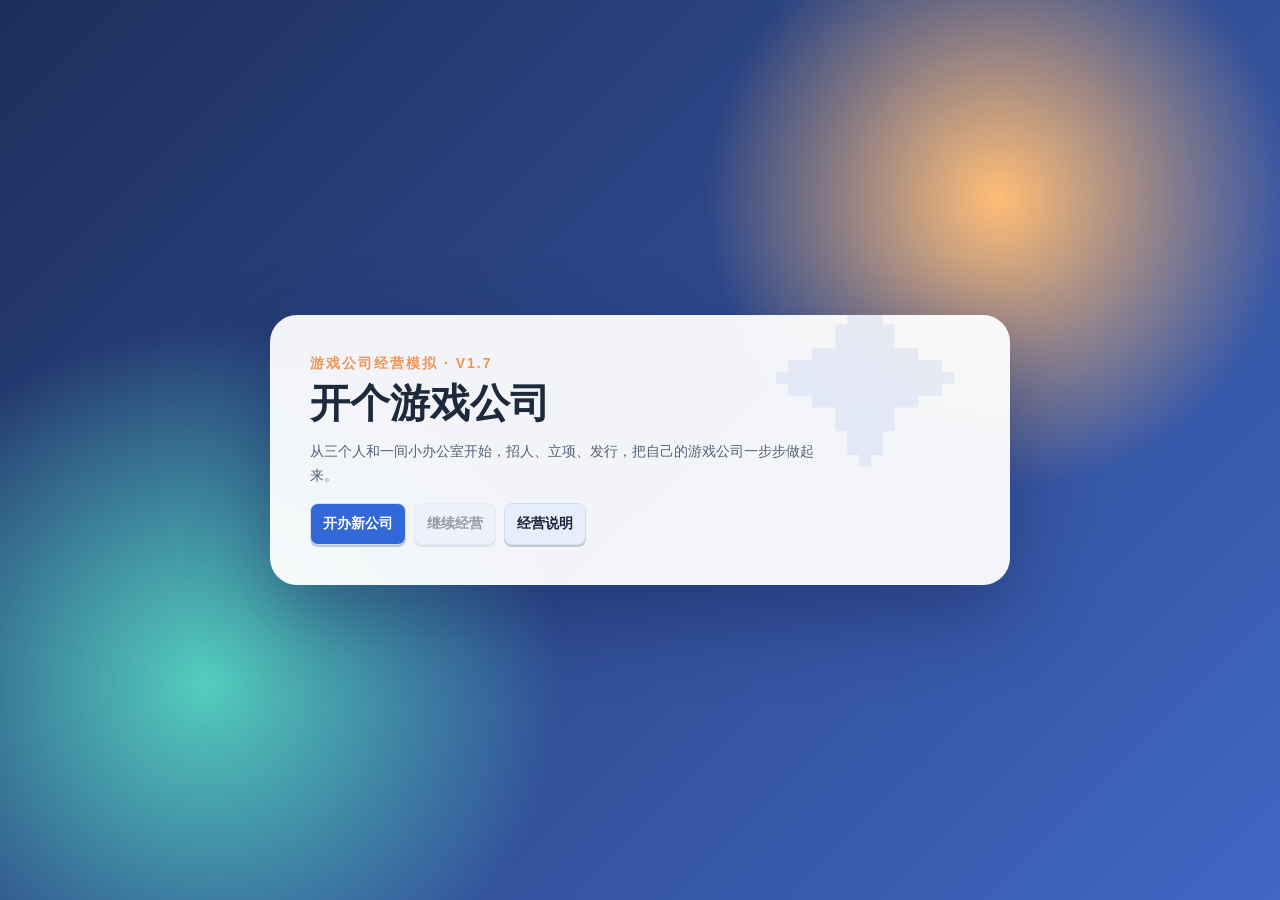
<file: play/index.html>
<!doctype html>
<html lang="zh-CN">
<head>
  <meta charset="utf-8">
  <meta name="viewport" content="width=device-width,initial-scale=1">
  <meta http-equiv="refresh" content="0; url=../游戏库/03-模拟经营/开个游戏公司/">
  <title>开个游戏公司</title>
</head>
<body>
  <p>正在打开《开个游戏公司》……</p>
  <p><a href="../游戏库/03-模拟经营/开个游戏公司/">如果没有自动跳转，请点击这里开始游戏</a></p>
  <script>location.replace('../游戏库/03-模拟经营/开个游戏公司/');</script>
</body>
</html>
</file>
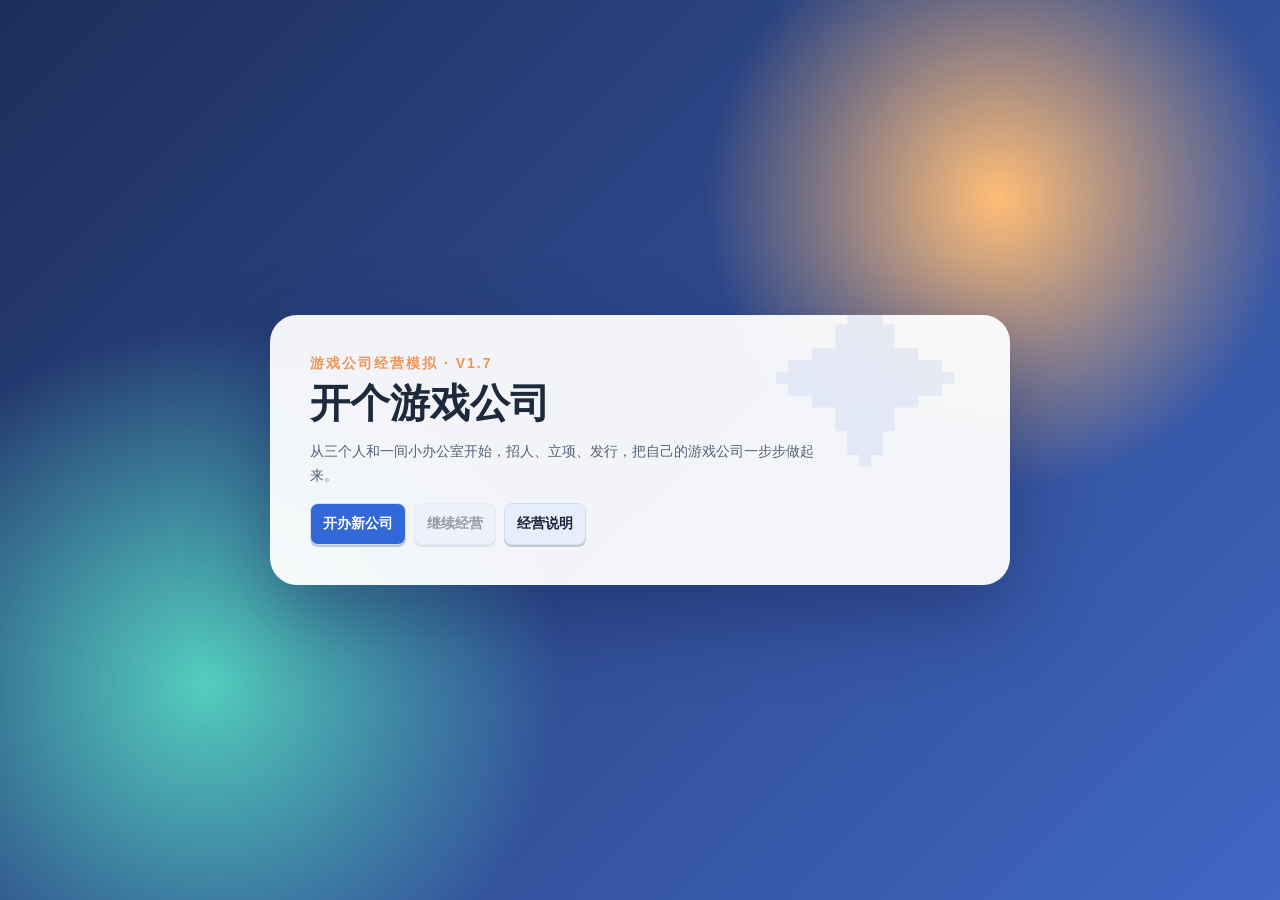
<file: 游戏库/03-模拟经营/开个游戏公司/index.html>
<!doctype html>
<html lang="zh-CN">
<head>
  <meta charset="utf-8">
  <meta name="viewport" content="width=device-width, initial-scale=1">
  <title>开个游戏公司</title>
  <meta http-equiv="refresh" content="0; url=./开个游戏公司.html">
</head>
<body>
  <p>正在打开《开个游戏公司》……</p>
  <p><a href="./开个游戏公司.html">如果没有自动打开，请点击这里。</a></p>
</body>
</html>
</file>
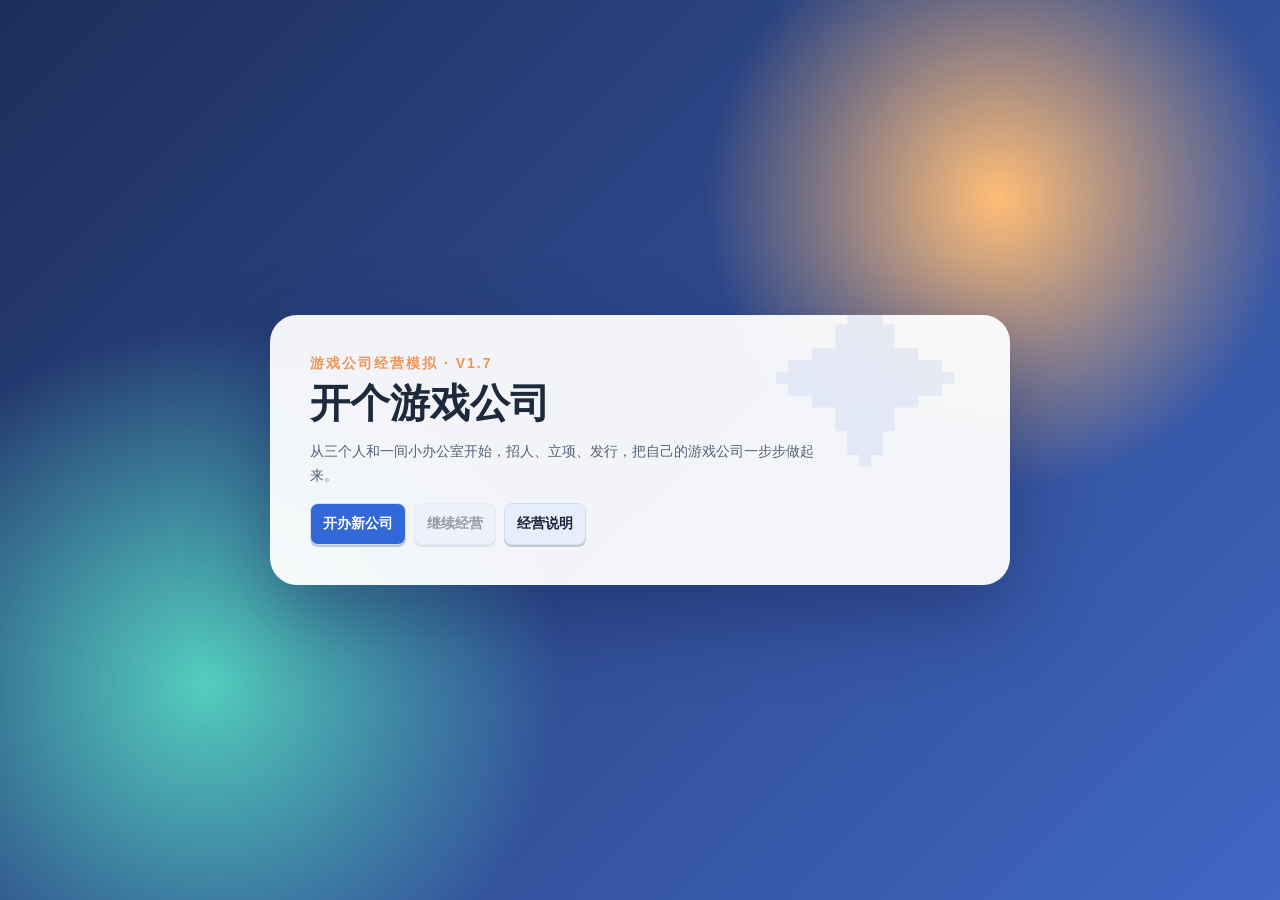
<file: 游戏库/03-模拟经营/开个游戏公司/开个游戏公司.html>
<!doctype html><html lang="zh-CN"><head><meta charset="utf-8"><meta name="viewport" content="width=device-width,initial-scale=1,viewport-fit=cover"><title>开个游戏公司 V1.7</title><style>
:root{--ink:#17243a;--paper:#f4f7fb;--blue:#3268d8;--aqua:#2ab7a7;--orange:#f29354;--pink:#ee6881;--line:#dce4ef;--muted:#65748b;--shadow:0 10px 30px #27365716}*{box-sizing:border-box}body{margin:0;background:var(--paper);color:var(--ink);font:14px ui-rounded,"PingFang SC","Microsoft YaHei",sans-serif}button,input,select{font:inherit}button{min-height:40px;cursor:pointer;border:0;border-radius:10px;padding:8px 12px;background:#e7eef9;color:var(--ink);font-weight:800}button:hover{filter:brightness(.97)}button:disabled{opacity:.42;cursor:not-allowed}.primary{background:var(--blue);color:#fff}.orange{background:var(--orange);color:#fff}.danger{background:#fff0f1;color:#c33d59}.app{max-width:1440px;margin:auto;padding:14px}.top{height:65px;display:flex;align-items:center;gap:15px;padding:10px 14px;border:1px solid var(--line);border-radius:17px;background:#fff;box-shadow:var(--shadow);position:sticky;top:7px;z-index:4}.brand{display:flex;gap:9px;align-items:center;min-width:205px}.logo{width:38px;height:38px;border-radius:12px;background:linear-gradient(135deg,var(--orange),var(--pink));display:grid;place-items:center;color:#fff;font-size:20px}.brand b{display:block;font-size:16px}.brand small{display:block;color:var(--muted)}.clock{font-weight:900;color:var(--blue);white-space:nowrap}.trend{flex:1;color:var(--muted);white-space:nowrap;overflow:hidden;text-overflow:ellipsis}.speed{display:flex;gap:4px}.speed button{min-height:36px;padding:6px 9px}.speed button.active{background:var(--ink);color:#fff}.grid{display:grid;grid-template-columns:230px minmax(0,1fr) 290px;gap:14px;margin-top:14px}.card{background:#fff;border:1px solid var(--line);border-radius:16px;box-shadow:var(--shadow)}.side{padding:9px;height:max-content;position:sticky;top:84px}.nav{display:flex;align-items:center;width:100%;gap:9px;text-align:left;background:transparent;margin:2px 0}.nav.active{background:#eef4ff;color:var(--blue)}.nav em{font-style:normal;margin-left:auto;font-size:11px;background:#e7edf5;color:var(--muted);border-radius:9px;padding:2px 6px}.side hr{border:0;border-top:1px solid var(--line);margin:9px 0}.stats{display:grid;grid-template-columns:repeat(5,1fr);gap:9px;margin-bottom:14px}.stat{padding:11px 12px;min-height:75px}.stat label{font-size:12px;color:var(--muted)}.stat b{display:block;font-size:19px;margin:6px 0 2px;white-space:nowrap}.stat small{color:var(--aqua)}.section{padding:16px;margin-bottom:14px}.section h2{font-size:16px;margin:0 0 12px}.hero{background:linear-gradient(120deg,#1d3c75,#4974c9 53%,#f2975b);color:#fff;overflow:hidden;position:relative}.hero:after{content:"✦  ◆  ◼  ✦";font-size:38px;letter-spacing:17px;position:absolute;right:-7px;bottom:3px;color:#fff2}.hero p{line-height:1.6;max-width:600px;color:#e9f1ff;position:relative}.hero h1,.hero .actions{position:relative}.hero h1{font-size:24px;margin:0}.actions{display:flex;gap:8px;flex-wrap:wrap;margin-top:15px}.actions button{min-height:42px}.project-title{display:flex;align-items:center;gap:11px}.project-title .ico{font-size:29px}.project-title h3{margin:0}.project-title p{margin:3px 0;color:var(--muted)}.bar{height:10px;background:#e4ebf5;border-radius:99px;overflow:hidden;margin:11px 0 6px}.bar i{display:block;height:100%;background:linear-gradient(90deg,var(--aqua),#79d8c8);border-radius:99px}.meta{display:flex;justify-content:space-between;gap:10px;color:var(--muted);font-size:12px}.tag{display:inline-block;background:#edf2fa;color:#53647d;border-radius:99px;padding:3px 7px;font-size:11px;font-weight:800}.qualities{display:grid;grid-template-columns:repeat(4,1fr);gap:8px;margin-top:12px}.qualities div{background:#f5f7fb;border-radius:10px;padding:8px;text-align:center;color:var(--muted);font-size:11px}.qualities b{display:block;color:var(--ink);font-size:18px;margin-top:3px}.feed{padding:14px}.feed h3{font-size:15px;margin:0 0 8px}.feedlist{max-height:340px;overflow:auto}.news{border-bottom:1px solid #edf1f6;padding:9px 0;line-height:1.42}.news:last-child{border:0}.news b{display:block}.news small{color:var(--muted);font-size:11px}.warning{background:#fff9df;border-color:#f2dfa3}.warning h3{margin:0 0 7px}.warning p{margin:0 0 9px;line-height:1.55}.person{display:flex;gap:9px;align-items:center;border:1px solid var(--line);border-radius:12px;padding:10px;margin:8px 0}.avatar{height:40px;width:40px;border-radius:13px;display:grid;place-items:center;background:linear-gradient(135deg,#537fe0,#9a70d2);color:#fff;font-size:20px;flex:none}.person:nth-child(2n) .avatar{background:linear-gradient(135deg,#f08c5f,#e95e88)}.person main{min-width:0;flex:1}.person h3{font-size:14px;margin:0}.person p{margin:3px 0;color:var(--muted);font-size:12px;line-height:1.4}.person aside{text-align:right;color:var(--muted);font-size:12px}.energy{height:5px;background:#e5ebf4;border-radius:10px;overflow:hidden}.energy i{display:block;height:100%;background:var(--aqua)}.record{border:1px solid var(--line);border-radius:12px;padding:11px;margin:8px 0}.record p{font-size:12px;color:var(--muted);margin:5px 0}.record .row{display:flex;gap:10px;flex-wrap:wrap;font-size:12px}.empty{text-align:center;color:var(--muted);padding:23px 10px}.two{display:grid;grid-template-columns:1fr 1fr;gap:11px}.split{display:flex;align-items:center;gap:8px}.split .grow{flex:1}.upcoming{background:#f3f7ff;border-radius:10px;padding:10px;line-height:1.55;font-size:12px}.bottomnav{display:none}dialog{border:0;padding:0;width:min(700px,calc(100% - 24px));max-height:88vh;border-radius:18px;color:var(--ink);box-shadow:0 25px 80px #17243a60}dialog::backdrop{background:#17243a85;backdrop-filter:blur(3px)}.dhead{display:flex;justify-content:space-between;align-items:center;padding:17px 19px 13px;border-bottom:1px solid var(--line)}.dhead h2{font-size:18px;margin:0}.dbody{padding:15px 19px;max-height:64vh;overflow:auto}.dfoot{display:flex;gap:8px;justify-content:flex-end;padding:12px 19px;border-top:1px solid var(--line)}.form{display:grid;grid-template-columns:1fr 1fr;gap:11px}.field label{display:block;font-size:12px;font-weight:900;color:#51627c;margin-bottom:5px}.field input,.field select{width:100%;border:1px solid #d4dfec;border-radius:10px;padding:10px;background:#fff;color:var(--ink)}.hint{background:#eff5ff;color:#45618f;border-radius:10px;padding:10px 11px;line-height:1.5;font-size:12px;margin:12px 0}.picks{display:grid;grid-template-columns:1fr 1fr;gap:7px}.pick{border:1px solid var(--line);padding:8px;border-radius:10px;display:flex;gap:7px;align-items:center;font-size:12px}.pick.dim{opacity:.45}.pick small{display:block;color:var(--muted)}.job{border:1px solid var(--line);border-radius:12px;padding:11px;margin:8px 0}.job h3{margin:0 0 4px}.job p{color:var(--muted);font-size:12px;line-height:1.45;margin:4px 0}.report{width:min(780px,calc(100% - 14px));max-height:94vh}.report .dbody{max-height:76vh}.reporthero{background:linear-gradient(135deg,#213d76,#3868c9);color:#fff;padding:17px;border-radius:13px}.reporthero h1{margin:2px 0 5px;font-size:25px}.score{font-size:46px;font-weight:900;color:#ffe18a}.reportgrid{display:grid;grid-template-columns:repeat(3,1fr);gap:8px;margin:11px 0}.reportgrid div{background:#f4f7fb;padding:9px;border-radius:10px;font-size:12px;color:var(--muted)}.reportgrid b{display:block;color:var(--ink);font-size:16px;margin-top:3px}.quote{border-left:3px solid var(--orange);padding:7px 9px;margin:7px 0;background:#fff8f3;font-size:12px;line-height:1.45}.start{min-height:100vh;display:grid;place-items:center;padding:20px;background:radial-gradient(circle at 78% 22%,#ffbd76 0,transparent 24%),radial-gradient(circle at 16% 76%,#53cdbd 0,transparent 28%),linear-gradient(135deg,#1d2e5b,#4167c4)}.startcard{width:min(740px,100%);padding:40px;border-radius:27px;background:#fffffff0;box-shadow:0 30px 80px #14235470;position:relative;overflow:hidden}.startcard:after{content:"✦";position:absolute;right:6%;top:-35px;font-size:190px;color:#3267d815}.startcard h1{font-size:40px;line-height:1.15;margin:7px 0 12px;position:relative}.startcard p{max-width:520px;color:#52617a;line-height:1.7;position:relative}.eyebrow{font-weight:900;letter-spacing:2px;color:var(--orange);position:relative}.toast{position:fixed;z-index:30;left:50%;bottom:18px;transform:translate(-50%,80px);background:#17243a;color:#fff;border-radius:99px;padding:10px 15px;box-shadow:var(--shadow);transition:.25s}.toast.show{transform:translate(-50%,0)}.hidden{display:none!important}
@media(max-width:1050px){.grid{grid-template-columns:210px minmax(0,1fr)}.right{grid-column:1/-1;display:grid;grid-template-columns:1fr 1fr;gap:14px}.stats{grid-template-columns:repeat(3,1fr)}.feed{max-height:330px}.feedlist{max-height:245px}}@media(max-width:720px){body{font-size:13px;padding-bottom:76px}.app{padding:8px}.top{height:64px;padding:8px 9px;gap:5px;border-radius:14px}.brand{min-width:0;flex:none}.brand small{display:none}.brand b{font-size:14px;white-space:nowrap}.logo{height:34px;width:34px}.clock{margin-left:auto;font-size:11px}.trend{display:none}.speed{gap:3px}.speed button{min-height:44px;padding:5px 7px;font-size:11px}.grid{display:block;margin-top:9px}.side{display:none}.stats{grid-template-columns:1fr 1fr;gap:7px;margin-bottom:9px}.stat{min-height:66px;padding:9px}.stat:nth-child(5){grid-column:span 2}.stat b{font-size:17px}.section{padding:13px;margin-bottom:9px}.hero h1{font-size:21px}.hero p{margin:7px 0}.actions{margin-top:12px;gap:6px}.actions button{min-height:44px;padding:8px 10px}.right{display:block}.right>*{margin-bottom:9px}.qualities{grid-template-columns:1fr 1fr}.bottomnav{position:fixed;display:flex;z-index:8;bottom:0;left:0;right:0;height:68px;background:#fffffff5;backdrop-filter:blur(8px);border-top:1px solid var(--line);justify-content:space-around;padding:5px calc(4px + env(safe-area-inset-right)) calc(5px + env(safe-area-inset-bottom)) calc(4px + env(safe-area-inset-left))}.bottomnav button{min-height:48px;flex:1;background:transparent;font-size:11px;padding:3px;color:var(--muted)}.bottomnav button.active{color:var(--blue);background:#eef4ff}.form{grid-template-columns:1fr}.picks{grid-template-columns:1fr}.two{grid-template-columns:1fr}.dhead{padding:14px 15px 11px}.dbody{padding:13px 15px;max-height:66vh}.dfoot{position:sticky;bottom:0;background:#fff;padding:10px 15px}.dfoot button{min-height:44px}.report{width:100%;height:100%;max-height:100%;border-radius:0}.report .dbody{max-height:calc(100vh - 145px)}.reportgrid{grid-template-columns:1fr 1fr}.startcard{padding:29px 22px;border-radius:21px}.startcard h1{font-size:31px}}@media(max-width:360px){.brand{gap:0}.brand b{display:none}.clock{font-size:10px}.speed button{min-width:34px;padding:5px 3px}}
.studio-home{display:grid;grid-template-columns:minmax(0,1.55fr) minmax(260px,.72fr);gap:14px}.office-card{padding:0;overflow:hidden;background:#172847;border-color:#213c66}.office-head{display:flex;justify-content:space-between;align-items:center;padding:12px 14px;background:#fff;color:var(--ink)}.office-head b{font-size:15px}.office-head small{color:var(--muted)}#officeCanvas{display:block;width:100%;height:auto;image-rendering:pixelated;image-rendering:crisp-edges;cursor:pointer;background:#253f6b}.scene-note{padding:8px 14px;background:#1b3155;color:#dbeaff;font-size:12px}.scene-note b{color:#ffe49a}.scene-actions{display:grid;grid-template-columns:repeat(5,1fr);gap:7px;margin-top:12px}.scene-actions button{min-height:46px;font-size:12px;padding:6px}.project-rail{display:grid;gap:10px;align-content:start}.mini-panel{padding:13px}.mini-panel h3{margin:0 0 8px;font-size:14px}.compact-stat{display:grid;grid-template-columns:1fr 1fr;gap:7px}.compact-stat div{border-radius:9px;background:#f3f6fb;padding:8px;color:var(--muted);font-size:11px}.compact-stat b{display:block;font-size:16px;color:var(--ink);margin-top:2px}.facility-grid{display:grid;grid-template-columns:repeat(2,1fr);gap:8px}.facility{border:1px solid var(--line);border-radius:10px;padding:9px}.facility b{display:block}.facility small{display:block;color:var(--muted);line-height:1.4;margin:3px 0 7px}.person-card{display:grid;grid-template-columns:68px 1fr;gap:12px}.pixel-portrait{height:68px;width:68px;background:linear-gradient(135deg,#f19761,#916ed2);border-radius:13px;display:grid;place-items:center;color:#fff;font-size:28px}.choice{border:1px solid var(--line);border-radius:11px;padding:10px;margin:8px 0}.choice h3{margin:0 0 4px;font-size:14px}.choice p{margin:0 0 8px;font-size:12px;color:var(--muted);line-height:1.45}.decision-scene{background:#203c70;color:#fff;border-radius:12px;padding:11px;font-size:12px;line-height:1.5}.decision-scene b{color:#ffe094}.facility-mark{display:inline-block;background:#edf3ff;color:#4169ba;border-radius:8px;padding:4px 6px;font-size:11px;margin:2px}.profile-line{font-size:12px;line-height:1.6;color:var(--muted)}.profile-line b{color:var(--ink)}@media(max-width:720px){.studio-home{display:block}.office-card{margin-bottom:9px}.office-head{padding:10px 11px}.scene-actions{grid-template-columns:repeat(3,1fr)}.scene-actions button{min-height:44px}.project-rail{display:grid;grid-template-columns:1fr 1fr;gap:8px}.project-rail .wide{grid-column:1/-1}.compact-stat{grid-template-columns:1fr 1fr}.facility-grid{grid-template-columns:1fr}.person-card{grid-template-columns:56px 1fr}.pixel-portrait{height:56px;width:56px}.stats{display:flex;overflow:auto;scroll-snap-type:x mandatory;padding-bottom:3px}.stat{min-width:116px;scroll-snap-align:start}.stat:nth-child(5){grid-column:auto}.office-card{border-radius:14px}}
</style></head><body>
<section id="start" class="start"><main class="startcard"><div class="eyebrow">游戏公司经营模拟 · V1.7</div><h1>开个游戏公司</h1><p>从三个人和一间小办公室开始，招人、立项、发行，把自己的游戏公司一步步做起来。</p><div class="actions"><button class="primary" onclick="newGame()">开办新公司</button><button id="continue" onclick="continueGame()">继续经营</button><button onclick="openHelp()">经营说明</button></div></main></section>
<div id="game" class="app hidden"><header class="top"><div class="brand"><div class="logo">◆</div><div><b id="company">新星游戏</b><small id="office">小型出租办公室</small></div></div><div id="clock" class="clock"></div><div id="trendline" class="trend"></div><div class="speed"><button data-s="0" onclick="setSpeed(0)">Ⅱ</button><button data-s="1" onclick="setSpeed(1)">1×</button><button data-s="2" onclick="setSpeed(2)">2×</button><button data-s="4" onclick="setSpeed(4)">4×</button></div></header><div class="grid"><aside class="card side"><button class="nav active" data-page="home" onclick="page('home')">⌂ 总览</button><button class="nav" data-page="team" onclick="page('team')">♟ 团队 <em id="teamnum"></em></button><button class="nav" data-page="market" onclick="page('market')">◈ 市场</button><button class="nav" data-page="history" onclick="page('history')">▤ 历史</button><button class="nav" data-page="research" onclick="page('research')">⚗ 研发</button><hr><button onclick="manualSave()">保存进度</button><button class="danger" onclick="deleteSave()">删除存档</button></aside><main><div id="page-home"></div><div id="page-team" class="hidden"></div><div id="page-market" class="hidden"></div><div id="page-history" class="hidden"></div><div id="page-research" class="hidden"></div></main><aside class="right"><section id="alert" class="card warning hidden"></section><section class="card feed"><h3>行业快讯</h3><div id="news" class="feedlist"></div></section></aside></div><nav class="bottomnav"><button data-page="home" class="active" onclick="page('home')">⌂<br>总览</button><button data-page="team" onclick="page('team')">♟<br>团队</button><button data-page="market" onclick="page('market')">◈<br>市场</button><button data-page="history" onclick="page('history')">▤<br>历史</button><button data-page="research" onclick="page('research')">⚗<br>研发</button></nav></div>
<dialog id="projectDialog"><div class="dhead"><h2>立项：做一款新游戏</h2><button onclick="closeModal('projectDialog')">×</button></div><div class="dbody"><div class="form"><div class="field"><label>作品名称</label><input id="pname" maxlength="18" placeholder="例如：月面信使"></div><div class="field"><label>项目规模</label><select id="psize" onchange="previewProject()"><option value="small">小型游戏 · 低风险</option><option value="normal">普通游戏 · 平衡</option><option value="large">大型游戏 · 高投入</option></select></div><div class="field"><label>游戏类型</label><select id="pgenre" onchange="previewProject()"></select></div><div class="field"><label>游戏题材</label><select id="ptheme" onchange="previewProject()"></select></div><div class="field"><label>首发平台</label><select id="pplatform" onchange="previewProject()"></select></div><div class="field"><label>营销投入</label><select id="pmarketing" onchange="previewProject()"><option value="0">克制宣传 · ¥0</option><option value="45000">小范围预热 · ¥4.5万</option><option value="110000">媒体投放 · ¥11万</option></select></div></div><div id="projectPreview" class="hint"></div><div class="field"><label>项目团队（2—3 人）</label><div id="projectPicks" class="picks"></div></div></div><div class="dfoot"><button onclick="closeModal('projectDialog')">再想想</button><button class="primary" onclick="startProject()">确认立项</button></div></dialog>
<dialog id="recruitDialog"><div class="dhead"><h2>招聘候选人</h2><button onclick="closeModal('recruitDialog')">×</button></div><div class="dbody"><div class="field"><label>招聘渠道</label><select id="channel" onchange="drawCandidates()"><option value="local">本地招聘 · ¥1.2万</option><option value="web">人才网站 · ¥4万</option><option value="headhunt">猎头招聘 · ¥10万</option></select></div><div id="candidates"></div></div><div class="dfoot"><button onclick="closeModal('recruitDialog')">关闭</button></div></dialog>
<dialog id="outsourceDialog"><div class="dhead"><h2>选择外包工作</h2><button onclick="closeModal('outsourceDialog')">×</button></div><div class="dbody"><p id="outsourceCooldown" class="hint"></p><div id="jobs"></div></div><div class="dfoot"><button onclick="closeModal('outsourceDialog')">关闭</button></div></dialog>
<dialog id="trainDialog"><div class="dhead"><h2 id="trainTitle">员工安排</h2><button onclick="closeModal('trainDialog')">×</button></div><div class="dbody"><p id="trainDetail" class="hint"></p><div class="actions"><button onclick="scheduleTraining('code')">程序培训 · ¥2.5万</button><button onclick="scheduleTraining('art')">美术培训 · ¥2.5万</button><button onclick="scheduleTraining('music')">音乐培训 · ¥2.5万</button><button onclick="scheduleTraining('idea')">创意培训 · ¥2.5万</button><button class="orange" onclick="scheduleRest()">休息一周 · 免费</button></div></div><div class="dfoot"><button onclick="closeModal('trainDialog')">关闭</button></div></dialog>
<dialog id="helpDialog"><div class="dhead"><h2>经营说明</h2><button onclick="closeModal('helpDialog')">×</button></div><div class="dbody"><p>1× 速度下每 5 秒推进一周；每周都会结算工资、项目进度、体力和在售游戏。暂停时不会产生收入、进度或恢复。</p><p>立项时要看团队覆盖、市场阶段、平台与预算。作品发行后，销量会按周逐步增长，可随时在作品卡片中查看销售报告。</p><p>外包能救急，但有周期、质量要求和冷却。体力低于 60 会降低效率；低于 15 有职业倦怠风险，主动休息也是经营的一部分。</p></div><div class="dfoot"><button class="primary" onclick="closeModal('helpDialog')">明白了</button></div></dialog>
<dialog id="eventDialog"><div class="dhead"><h2 id="eventTitle">行业事件</h2></div><div class="dbody"><p id="eventText" class="hint"></p></div><div class="dfoot"><button onclick="resolveEvent(false)">婉拒</button><button class="primary" onclick="resolveEvent(true)">接受</button></div></dialog>
<dialog id="crisisDialog"><div class="dhead"><h2>公司危机</h2></div><div class="dbody"><p id="crisisText" class="hint"></p><p>第一次资金跌破 0 不会立刻结束，但连续 8 周为负或负债低于 ¥500,000 将判定破产。</p><div class="actions"><button class="primary" onclick="takeLoan()">短期贷款 ¥300,000<br><small>48 周后偿还 ¥360,000</small></button><button class="orange" onclick="crisisOutsource()">寻找紧急外包</button><button onclick="pauseProjectForCrisis()">暂停当前项目</button><button onclick="continueCrisis()">继续经营</button></div></div></dialog>
<dialog id="reportDialog" class="report"><div class="dhead"><h2>销售报告</h2></div><div id="reportBody" class="dbody"></div><div class="dfoot"><button class="primary" onclick="closeReport()">关闭报告</button></div></dialog>
<dialog id="gameoverDialog"><div class="dhead"><h2>公司停止营业</h2></div><div class="dbody"><p class="hint">资金链已无法维持。下一次创业会更有经验。</p></div><div class="dfoot"><button class="primary" onclick="newGame()">重新创业</button><button onclick="showStart()">返回标题</button></div></dialog><dialog id="facilityDialog"><div class="dhead"><h2>公司设施</h2><button onclick="closeModal('facilityDialog')">×</button></div><div id="facilityBody" class="dbody"></div><div class="dfoot"><button onclick="closeModal('facilityDialog')">完成</button></div></dialog><dialog id="personDialog"><div class="dhead"><h2>员工档案</h2><button onclick="closeModal('personDialog')">×</button></div><div id="personBody" class="dbody"></div><div class="dfoot"><button onclick="closeModal('personDialog')">关闭</button></div></dialog><dialog id="decisionDialog"><div class="dhead"><h2 id="decisionTitle">开发抉择</h2></div><div id="decisionBody" class="dbody"></div><div class="dfoot"><button onclick="skipDecision()">暂不决定</button></div></dialog><div id="toast" class="toast"></div>
<script>
const KEY='pixelWorkshop_v1',V='1.6',GAME_TITLE='开个游戏公司',DEFAULT_COMPANY='新星游戏';const genres=['RPG','动作','模拟','策略','冒险','射击','益智','经营'];const themes=['幻想','侦探','太空','城市','机器人','料理','学校','战争'];const platforms=[{n:'Pocket-1',fee:18000,users:52,share:.28},{n:'PC',fee:0,users:39,share:.22},{n:'NovaBox',fee:70000,users:74,share:.3}];const offices=[{name:'小型出租办公室',cap:4,rent:24000,need:1,cost:0},{name:'明亮办公间',cap:7,rent:60000,need:2,cost:680000},{name:'创意办公层',cap:11,rent:135000,need:3,cost:2500000},{name:'星港总部',cap:18,rent:300000,need:4,cost:7900000}];const roles={programmer:['程序','🧑‍💻','code'],artist:['美术','🎨','art'],planner:['策划','🗺️','idea'],musician:['音乐','🎹','music'],producer:['制作人','🎬','idea']};const names=['林晨','周可','沈遥','程野','叶澄','孟希','许墨','唐果','白屿','苏晚','郭岩','陆宁'];let S=null,speed=1,timer=null,candidates=[],activeStaff=null,modalState=null;
const rnd=(a,b)=>Math.floor(Math.random()*(b-a+1))+a,clamp=(n,a,b)=>Math.max(a,Math.min(b,n)),money=n=>'¥'+Math.round(n).toLocaleString('zh-CN'),date=()=>`${S.year}.${S.month} · 第 ${S.week} 周`;
function staff(name,role,lvl=1){let q={code:rnd(24,40),art:rnd(18,36),music:rnd(15,33),idea:rnd(22,40)};q[roles[role][2]]+=20;if(role==='producer')Object.keys(q).forEach(k=>q[k]+=7);return{id:Math.floor(Date.now()+Math.random()*1e6),name,role,lvl,salary:rnd(11000,15500)*lvl,energy:100,xp:0,stats:q,status:null,creativity:0}}
function fresh(){return{version:V,company:DEFAULT_COMPANY,year:2028,month:1,week:1,money:1180000,fame:4,fans:90,rp:8,level:1,office:0,staff:[staff('林晨','programmer'),staff('周可','artist'),staff('沈遥','planner')],project:null,outsource:null,outsourceCooldown:0,games:[],sales:[],news:[],trend:newTrend(),loans:[],crisis:{negativeWeeks:0,seen:false},event:null,unlocked:{genres:genres.slice(0,6),themes:themes.slice(0,6)},modal:null}}
/* retired newTrend implementation */
function addNews(type,text,ref=''){S.news.unshift({year:S.year,month:S.month,week:S.week,type,text,ref});S.news=S.news.slice(0,32)}
/* retired save implementation */function rawLoad(){try{return JSON.parse(localStorage.getItem(KEY))}catch{return null}}
function migrateLegacyBase(raw){if(!raw||typeof raw!=='object')throw Error('empty');if(raw.version===V)return raw;let old=JSON.parse(JSON.stringify(raw)),x={...fresh(),...raw,version:V};x.staff=(raw.staff||[]).map(e=>({...staff(e.name||'未命名员工',e.role||'planner',e.lvl||1),...e,status:e.status||null,creativity:e.creativity||0,energy:clamp(e.energy??100,0,100),xp:e.xp||0}));x.news=(raw.news||[]).map(n=>({year:n.year??raw.year??2028,month:n.month??raw.month??1,week:n.week??raw.week??1,type:n.type||n.t||'旧记录',text:n.text||n.x||'',ref:n.ref||''}));x.trend=raw.trend?.category?raw.trend:newTrend();if(raw.project){let p=raw.project;x.project={...p,phase:p.phase||0,phases:p.phases||['企划','程序开发','美术制作','音乐制作'],stage:p.stage||'dev',team:p.team||[],finance:p.finance||{base:p.baseCost||0,platform:0,marketing:p.marketing||0,wages:0,debug:0,events:0,total:p.cost||p.baseCost||0},startTrend:x.trend,paused:!!p.paused}}x.outsource=raw.outsource||null;x.outsourceCooldown=raw.outsourceCooldown||0;x.crisis=raw.crisis||{negativeWeeks:0,seen:false};x.event=null;localStorage.setItem(KEY+'_legacy_'+Date.now(),JSON.stringify(old));return x}
function load(){let r=rawLoad();if(!r)return null;try{return migrate(r)}catch(e){localStorage.setItem(KEY+'_legacy_'+Date.now(),JSON.stringify(r));setTimeout(()=>toast('旧存档无法升级，原始存档已保留。'),100);return null}}
function checkContinue(){document.getElementById('continue').disabled=!rawLoad()}/* retired newGame implementation */function continueGame(){let v=load();if(!v){toast('没有可用的存档。');return}S=v;save();showGame()}/* retired showGame implementation *//* retired showStart implementation *//* retired deleteSave implementation */function manualSave(){save();toast('进度已保存到本机。')}
function hasOpenModal(){return[...document.querySelectorAll('dialog')].some(x=>x.open)}/* retired setSpeed implementation *//* retired pauseFor implementation *//* retired openModal implementation *//* retired closeModal implementation */
function advanceWeek(times=1){for(let i=0;i<times;i++){if(hasOpenModal()||speed===0)break;S.week++;if(S.week>4){S.week=1;S.month++;if(S.month>12){S.month=1;S.year++;annualAwards()}}weeklyPayroll();processStaff();processProject();processOutsource();processSales();processLoans();progressTrend();financialRisk();maybeEvent();if(hasOpenModal()||speed===0)break;}save();render()}
/* retired weeklyPayroll implementation */
function effect(e){return e.energy>=60?1:e.energy>=35?.9:e.energy>=15?.75:.55}/* retired processStaff implementation */
function labelKey(k){return({code:'程序',art:'美术',music:'音乐',idea:'创意'})[k]}/* retired processProject implementation */
function projectEvent(p,team){let es=[['灵感闪现',()=>{p.quality.idea+=7;return'发现新的玩法灵感。'}],['返工问题',()=>{p.bugs+=4;p.progress=Math.max(0,p.progress-12);p.finance.events+=18000;p.finance.total+=18000;S.money-=18000;return'返工支出 ¥18,000。'}],['配合默契',()=>{p.progress+=12;return'团队配合让进度跃升。'}]];let e=es[rnd(0,es.length-1)];addNews(e[0],`《${p.name}》：${e[1]()}`,p.name)}
const jobDefs=[{id:'art',name:'小型美术单',weeks:2,min:1,max:2,minPay:80000,maxPay:120000,drain:[5,6],need:'art',risk:0},{id:'custom',name:'商业定制单',weeks:3,min:2,max:3,minPay:150000,maxPay:230000,drain:[5,7],need:'idea',risk:.18},{id:'urgent',name:'紧急救火单',weeks:2,min:3,max:3,minPay:220000,maxPay:300000,drain:[7,8],need:'code',risk:.28}];
function openOutsource(filter=''){openModal('outsourceDialog');document.getElementById('outsourceCooldown').textContent=S.outsource?'已有外包正在执行。':S.outsourceCooldown?`团队还需冷却 ${S.outsourceCooldown} 周，暂不能接新外包。`:'外包会占用员工并产生疲劳；连续接单会损失团队创意。';document.getElementById('jobs').innerHTML=jobDefs.filter(j=>!filter||j.id===filter).map(j=>`<div class="job"><h3>${j.name} <span class="tag">${j.weeks} 周 · ${j.min}—${j.max} 人</span></h3><p>预期收入 ${money(j.minPay)}—${money(j.maxPay)}。${j.risk?'达不到质量要求可能少结算。':'风险低，适合保底。'}</p><button ${S.outsource||S.outsourceCooldown?'disabled':''} onclick="selectJob('${j.id}')">安排人员</button></div>`).join('')}
function selectJob(id){let j=jobDefs.find(x=>x.id===id),free=S.staff.filter(e=>!e.status&&!S.project?.team.includes(e.id));if(free.length<j.min){toast('可安排的空闲员工不足。');return}let picks=free.map((e,i)=>`<label class="pick"><input type="checkbox" value="${e.id}" ${i<j.max?'checked':''}>${e.name}<small>${roles[e.role][0]} · 体力 ${e.energy}</small></label>`).join('');document.getElementById('jobs').innerHTML=`<div class="hint">选择 ${j.min}—${j.max} 名空闲员工，项目完成后自动结算。</div><div class="picks">${picks}</div><div class="actions"><button class="primary" onclick="startOutsource('${id}')">确认接单</button></div>`}
function startOutsource(id){let j=jobDefs.find(x=>x.id===id),ids=[...document.querySelectorAll('#jobs input:checked')].map(x=>+x.value);if(ids.length<j.min||ids.length>j.max){toast(`请选择 ${j.min}—${j.max} 人。`);return}S.outsource={id,team:ids,weeksLeft:j.weeks,totalWeeks:j.weeks,quality:0};ids.forEach(i=>S.staff.find(e=>e.id===i).status={kind:'outsource',job:id});addNews('接下外包',`${j.name} 开始执行，预计 ${j.weeks} 周后结算。`,j.name);closeModal('outsourceDialog');save();render()}
/* retired processOutsource implementation */
/* retired fitInfo implementation */function trendFactor(p){let t=S.trend,match=(t.category==='genre'&&t.name===p.genre)||(t.category==='theme'&&t.name===p.theme)||(t.category==='platform'&&t.name===p.platform);if(!match)return 1;return t.stage==='热门期'?1.22:t.stage==='升温期'?1.1:1.04}function progressTrend(){S.trend.weeks--;if(S.trend.weeks>0)return;if(S.trend.stage==='升温期'){S.trend.stage='热门期';S.trend.weeks=8}else if(S.trend.stage==='热门期'){S.trend.stage='降温期';S.trend.weeks=8}else{S.trend=newTrend()}addNews('市场风向',`${S.trend.name}${trendLabel(S.trend.category)}进入${S.trend.stage}。`,S.trend.name)}function trendLabel(c){return c==='genre'?'玩法':c==='theme'?'题材':'平台'}
/* retired processSales implementation *//* retired applySale implementation *//* retired scoreRatio implementation */
/* retired debugProject implementation */
/* retired releaseProject implementation */
function comments(g,fi){let q=g.quality,a=[];a.push(q.idea>=Math.max(q.code,q.art,q.music)?'“很久没有见过这么大胆的玩法。”':q.art<Math.min(q.code,q.music,q.idea)?'“美术表现拖累了第一印象。”':'“它有着可靠且完整的基本功。”');a.push(g.bugs>=10?'“好作品，但首发版本明显缺少打磨。”':fi.score>=1.15?'“它精准抓住了当前玩家的兴趣。”':'“方向不算讨巧，但团队把它做出了自己的味道。”');a.push(g.score>=7.5?'“这家小公司值得被记住。”':g.score<5?'“有想法，可惜执行没有跟上。”':'“虽不惊艳，但已值得一玩。”');return a}/* retired showReport implementation *//* retired closeReport implementation */
function processLoans(){S.loans.forEach(x=>x.weeks--);let due=S.loans.filter(x=>x.weeks<=0);due.forEach(x=>{S.money-=x.repay;addNews('贷款到期',`偿还短期贷款 ${money(x.repay)}。`)});S.loans=S.loans.filter(x=>x.weeks>0)}function financialRisk(){if(S.money<0){S.crisis.negativeWeeks++;if(!S.crisis.seen&&!hasOpenModal()){S.crisis.seen=true;showCrisis()}if(S.crisis.negativeWeeks>=8||S.money<=-500000)gameOver()}else S.crisis.negativeWeeks=0}function showCrisis(){pauseFor('crisis',true);document.getElementById('crisisText').textContent=`当前资金 ${money(S.money)}。你的公司需要立刻采取行动。`;document.getElementById('crisisDialog').showModal()}/* retired takeLoan implementation *//* retired crisisOutsource implementation */function pauseProjectForCrisis(){if(S.project){S.project.paused=true;S.project.team.forEach(id=>{let e=S.staff.find(x=>x.id===id);if(e)e.status=null});addNews('项目暂停',`《${S.project.name}》已暂停，团队转为空闲。`,S.project.name)}continueCrisis()}/* retired continueCrisis implementation */function gameOver(){if(document.getElementById('gameoverDialog').open)return;pauseFor('gameover',true);document.getElementById('gameoverDialog').showModal()}
/* retired annualAwards implementation *//* retired maybeEvent implementation *//* retired resolveEvent implementation */
/* retired openProject implementation *//* retired renderProjectPicks implementation *//* retired sizeDef implementation *//* retired previewProject implementation *//* retired startProject implementation */
function openRecruit(){if(S.staff.length>=offices[S.office].cap)return toast('办公室已满，请先升级。');drawCandidates();openModal('recruitDialog')}/* retired drawCandidates implementation */function uniqueName(){let used=new Set(S.staff.map(x=>x.name));let n=names[rnd(0,names.length-1)],suffix=2;while(used.has(n)){n=names[rnd(0,names.length-1)]+suffix++;}return n}function hire(i,cost){if(S.money<cost)return toast('招聘预算不足。');if(S.staff.length>=offices[S.office].cap)return toast('办公室没有空位。');let e=candidates[i];if(S.staff.some(x=>x.name===e.name))return toast('候选人姓名重复，重新招聘。');S.money-=cost;S.staff.push(e);addNews('新成员',`${e.name} 加入团队，担任${roles[e.role][0]}。`,e.name);closeModal('recruitDialog');save();render()}
function openTrain(id){activeStaff=id;let e=S.staff.find(x=>x.id===id);if(!e)return;document.getElementById('trainTitle').textContent=`安排：${e.name}`;document.getElementById('trainDetail').textContent=`当前体力 ${e.energy}。培训耗时 1 周、消耗 8 点体力；休息一周恢复 35 点体力。培训或休息时不能参与项目和外包。`;openModal('trainDialog')}function scheduleTraining(key){let e=S.staff.find(x=>x.id===activeStaff);if(!e||e.status)return toast('该员工当前无法安排。');if(S.money<25000)return toast('培训预算不足。');S.money-=25000;e.status={kind:'train',key,weeks:1};addNews('开始培训',`${e.name} 开始${labelKey(key)}培训。`,e.name);closeModal('trainDialog');save();render()}function scheduleRest(){let e=S.staff.find(x=>x.id===activeStaff);if(!e||e.status)return toast('该员工当前无法安排。');e.status={kind:'rest',weeks:1};addNews('安排休息',`${e.name} 休息一周。`,e.name);closeModal('trainDialog');save();render()}/* retired emergencyRest implementation *//* retired dismissAlert implementation */function moveOffice(){let next=offices[S.office+1];if(!next)return toast('已是最高等级总部。');if(S.level<next.need)return toast(`需要公司等级 ${next.need}。`);if(S.money<next.cost)return toast('搬迁资金不足。');S.money-=next.cost;S.office++;addNews('办公室升级',`团队搬入 ${next.name}。`,next.name);save();render()}function unlock(kind,val,cost){if(S.rp<cost)return toast('研发点不足。');S.rp-=cost;S.unlocked[kind].push(val);addNews('研发解锁',`解锁新${kind==='genres'?'类型':'题材'}：${val}。`,val);save();render()}
function openHelp(){openModal('helpDialog')}/* retired page implementation */
/* retired statHtml implementation */
function projectHtml(p){let labels={code:'趣味',art:'画面',music:'音乐',idea:'创意'},q=Object.entries(p.quality).map(([k,v])=>`<div>${labels[k]}<b>${Math.round(v)}</b></div>`).join(''),stage=p.stage==='debug'?'调试与发行':p.paused?'项目暂停':p.phases[p.phase];return`<section class="card section"><div class="project-title"><div class="ico">◈</div><div style="flex:1"><h3>《${p.name}》 <span class="tag">${stage}</span></h3><p>${p.genre} · ${p.theme} · ${p.platform}</p></div><b>${p.stage==='debug'?'待决策':Math.round(p.progress)+'%'}</b></div><div class="bar"><i style="width:${p.stage==='debug'?100:p.progress}%"></i></div><div class="meta"><span>${p.stage==='debug'?`剩余 ${p.bugs} 个 Bug`:`${p.paused?'暂停后不再推进':'团队正在推进 '+p.phases[p.phase]}`}</span><span>制作成本 ${money(p.finance.total)}</span></div><div class="qualities">${q}</div><div class="actions">${p.stage==='debug'?`<button onclick="debugProject()">集中调试 · ¥3.6万</button><button onclick="debugProject(true)">继续打磨 · ¥8.5万</button><button class="primary" onclick="releaseProject()">正式发行</button>`:p.paused?`<button class="primary" onclick="resumeProject()">恢复项目</button>`:'<span class="tag">工作中的员工会持续消耗体力</span>'}</div></section>`}/* retired resumeProject implementation */
/* retired gameHtml implementation */
/* retired renderHome implementation */
/* retired renderTeam implementation */
/* retired renderMarket implementation */
/* retired renderHistory implementation */
/* retired renderResearch implementation */
/* retired render implementation */
function toast(x){let e=document.getElementById('toast');e.textContent=x;e.classList.add('show');clearTimeout(e._t);e._t=setTimeout(()=>e.classList.remove('show'),2400)}
/* V1.2：场景、角色、设施与阶段抉择 */
const profilesV12=[['林晨','programmer','代码洁癖','调试时 Bug 减少','策略 / 机器人','参与一款 8 分以上作品','#4c89e9'],['周可','artist','视觉狂热','美术灵感更容易出现','幻想 / 城市','获得最佳美术评价','#ed7b8a'],['沈遥','planner','安静观察者','企划阶段额外创意','侦探 / 学校','做出一款被记住的作品','#52af9f'],['顾澜','producer','稳健统筹','全队效率小幅提升','经营 / 城市','带领团队升到 Lv.3','#8c72d8'],['程野','programmer','速度派','赶工时程序更快','动作 / 机器人','主导一次技术突破','#4c89e9'],['叶澄','artist','色彩控','画面阶段表现更稳定','幻想 / 料理','完成一款 7 分作品','#ed7b8a'],['孟希','musician','节奏大师','音乐阶段灵感提升','竞速 / 太空','获得一次最佳音乐评价','#d18a4c'],['许墨','planner','市场嗅觉','趋势匹配略有加成','经营 / 城市','让粉丝突破一万','#52af9f'],['唐果','artist','细节控','调试时减少视觉问题','学校 / 侦探','做出自己的代表作','#ed7b8a'],['白屿','programmer','架构思维','重构决策收益更高','策略 / 太空','升至 Lv.6','#4c89e9'],['苏晚','musician','情绪捕手','低体力时仍保持音乐质量','恋爱 / 幻想','参与年度获奖作品','#d18a4c'],['郭岩','producer','高压领队','赶工损失略小','战争 / 动作','完成三款旗舰项目','#8c72d8'],['陆宁','planner','怪点子','实验机制上限更高','益智 / 机器人','触发一次灵感爆发','#52af9f'],['夏岚','artist','场景诗人','城市题材画面加成','城市 / 历史','打造一处名场景','#ed7b8a'],['陈放','programmer','夜猫子','体力低时 Bug 风险稍低','射击 / 太空','解决一次重大 Bug','#4c89e9'],['乔伊','musician','复古迷','掌机风格音乐加成','益智 / 幻想','制作一首招牌配乐','#d18a4c'],['高桥','producer','新人教练','新员工磨合更快','学校 / 经营','培养两名 Lv.4 员工','#8c72d8'],['方圆','planner','叙事强迫症','冒险题材创意加成','冒险 / 侦探','写出最佳结局','#52af9f'],['李芮','artist','角色控','人物表现更亮眼','恋爱 / 幻想','完成角色美术专精','#ed7b8a'],['吴言','programmer','工具达人','设施效率额外提升','模拟 / 城市','让工作室更高效','#4c89e9'],['姚音','musician','声音收藏家','录音区收益更高','恐怖 / 太空','建成专业录音棚','#d18a4c'],['韩一','producer','低调王牌','高默契时全队受益','策略 / 战争','夺得年度游戏','#8c72d8'],['罗朵','artist','灵感旅行者','休息后首周美术提升','料理 / 城市','去一次创作旅行','#ed7b8a'],['魏哲','planner','逻辑控','稳定方案 Bug 更少','策略 / 机器人','设计一套成熟玩法','#52af9f']];
const facilityDefs={computer:['高性能电脑','code','程序效率 +6%',85000],tablet:['专业画板','art','美术效率 +6%',85000],musicdesk:['音乐工作站','music','音乐效率 +6%',85000],whiteboard:['创意白板','idea','企划效率 +6%',72000],coffee:['咖啡机','energy','空闲恢复 +4',50000],sofa:['休息沙发','rest','休息恢复 +8',65000]};
const decisionsV12={1:[['稳定优先','Bug -3，进度小幅放缓','stable'],['快速赶工','进度 +20，Bug +5，体力额外消耗','rush'],['重构底层','程序 +8，成本 +¥2万','refactor']],2:[['统一风格','画面 +7，Bug -1','style'],['强化特效','画面 +11，Bug +3','effects'],['控制成本','成本 -¥1.5万，画面 +2','budget']],3:[['修复严重问题','Bug -5，进度 +5','fix'],['继续增加内容','创意 +6，Bug +2','content'],['按期发行','进度 +15，保持风险','ship']]};
let sceneFrame=0,sceneStarted=false;
function profileOf(e){let p=profilesV12.find(x=>x[0]===e.name);return p||[e.name,e.role,'踏实新人','无额外效果','自由探索','完成第一款作品','#7891aa']}
function initV12(){if(!S)return;S.version='1.2';S.facilities=S.facilities||{computer:0,tablet:0,musicdesk:0,whiteboard:0,coffee:0,sofa:0};S.bonds=S.bonds||{};S.v12Events=S.v12Events||[];S.staff.forEach(e=>{let p=profileOf(e);e.trait=e.trait||p[2];e.traitText=e.traitText||p[3];e.preference=e.preference||p[4];e.goal=e.goal||p[5];e.color=e.color||p[6];e.works=e.works||[];e.specialty=e.specialty||null;e.mood=e.mood||'专注'});}
/* retired showGame implementation */
function bonusFor(key){if(!S?.facilities)return 0;let map={code:'computer',art:'tablet',music:'musicdesk',idea:'whiteboard'};return map[key]?S.facilities[map[key]]*.06:0}
function traitBonus(e,key){let x=0;if(e.trait==='代码洁癖'&&key==='code')x+=.08;if(e.trait==='视觉狂热'&&key==='art')x+=.1;if(e.trait==='节奏大师'&&key==='music')x+=.1;if(e.trait==='安静观察者'&&key==='idea')x+=.08;if(e.trait==='稳健统筹')x+=.03;return x}
function pairKey(a,b){return[a,b].sort((x,y)=>x-y).join('_')}function teamSynergy(ids){if(!ids?.length)return 50;let pairs=[],n=0;for(let i=0;i<ids.length;i++)for(let j=i+1;j<ids.length;j++){pairs.push(S.bonds[pairKey(ids[i],ids[j])]||50);n++}let v=n?pairs.reduce((a,b)=>a+b,0)/n:50;let members=ids.map(i=>S.staff.find(e=>e.id===i));if(members.some(e=>e.trait==='代码洁癖')&&members.some(e=>e.trait==='速度派'))v-=7;if(members.some(e=>e.role==='producer'))v+=5;return clamp(Math.round(v),10,95)}
/* retired processStaff implementation */
/* retired processProject implementation */
/* retired openStageDecision implementation */
/* retired applyDecision implementation */
/* retired skipDecision implementation */
function renderProjectPicks(){let available=S.staff.filter(e=>!e.status);document.getElementById('projectPicks').innerHTML=S.staff.map((e,i)=>{let ok=available.includes(e),spec=e.specialty?` · ${e.specialty}`:'';return`<label class="pick ${ok?'':'dim'}"><input type="checkbox" value="${e.id}" ${ok&&i<3?'checked':''} ${ok?'':'disabled'} onchange="previewProject()"><span>${e.name}<small>${roles[e.role][0]} Lv.${e.lvl} · 体力 ${e.energy} · ${e.trait}${spec}</small></span></label>`}).join('')}
/* retired previewProject implementation */
/* retired startProject implementation */
/* retired releaseProject implementation */
function openFacilities(){initV12();let html=Object.entries(facilityDefs).map(([id,d])=>{let lv=S.facilities[id],cost=d[3]*(lv+1);return`<div class="facility"><b>${d[0]} <span class="tag">Lv.${lv}</span></b><small>${d[2]}。购买后会出现在办公室中。</small><button ${lv>=3||S.money<cost?'disabled':''} onclick="buyFacility('${id}')">${lv>=3?'已满级':`升级 · ${money(cost)}`}</button></div>`}).join('');document.getElementById('facilityBody').innerHTML=`<div class="facility-grid">${html}</div>`;openModal('facilityDialog')}
function buyFacility(id){let d=facilityDefs[id],lv=S.facilities[id],cost=d[3]*(lv+1);if(lv>=3||S.money<cost)return;S.money-=cost;S.facilities[id]++;addNews('设施升级',`${d[0]} 升至 Lv.${S.facilities[id]}，办公室焕然一新。`,d[0]);S.project&&(S.project.sceneEvent='facility');let modal=document.getElementById('facilityDialog');if(modal.open)modal.close();modalState=null;openFacilities();save();render()}
function openPersonBaseV17(id){let e=S.staff.find(x=>x.id===id);if(!e)return;let works=e.works?.length?e.works.slice(-4).map(x=>`《${x.name}》${x.score.toFixed(1)}分`).join('、'):'尚未参与发行作品';document.getElementById('personBody').innerHTML=`<div class="person-card"><div class="pixel-portrait" style="background:${e.color}">${roles[e.role][0][0]}</div><div><h2 style="margin:0">${e.name} <span class="tag">${roles[e.role][0]} Lv.${e.lvl}</span></h2><div class="profile-line">当前：<b>${e.mood||'空闲'}</b> · 体力 <b>${e.energy}</b><br>性格：<b>${e.trait}</b>（${e.traitText}）<br>偏好：<b>${e.preference}</b><br>目标：<b>${e.goal}</b></div></div></div><div class="hint">程序 ${e.stats.code} · 美术 ${e.stats.art} · 音乐 ${e.stats.music} · 创意 ${e.stats.idea}<br>参与作品：${works}${e.proud?`<br>最得意作品：${e.proud.name}（${e.proud.score.toFixed(1)}分）`:''}</div>${e.lvl>=3&&!e.specialty?`<div class="choice"><h3>选择发展方向</h3><p>达到 Lv.3 后可选一次主方向，不做复杂技能树。</p><button onclick="chooseSpecialty(${e.id},'专家')">成为领域专家</button> <button onclick="chooseSpecialty(${e.id},'调试手')">成为调试手</button></div>`:''}<div class="actions"><button ${e.status?'disabled':''} onclick="closeModal('personDialog');openTrain(${e.id})">培训 / 休息</button><button ${e.status?'disabled':''} onclick="personRest(${e.id})">直接休息一周</button></div>`;openModal('personDialog')}
function chooseSpecialty(id,x){let e=S.staff.find(y=>y.id===id);e.specialty=x;if(x==='专家')e.stats[roles[e.role][2]]+=8;else e.stats.code+=3;e.mood='找到方向';addNews('发展方向',`${e.name} 选择成为${x}。`,e.name);let modal=document.getElementById('personDialog');if(modal.open)modal.close();modalState=null;openPerson(id);save();render()}function personRest(id){let e=S.staff.find(y=>y.id===id);if(!e||e.status)return;e.status={kind:'rest',weeks:1};e.mood='休息中';closeModal('personDialog');addNews('安排休息',`${e.name} 休息一周。`,e.name);save();render()}
function sceneSlots(){let w=480,desks=[[92,153],[171,153],[251,153],[330,153],[92,220],[171,220],[251,220],[330,220]],white=[61,82],art=[382,92],music=[382,220],sofa=[51,239],coffee=[421,50];return{w,desks,white,art,music,sofa,coffee}}
function drawOffice(){let c=document.getElementById('officeCanvas');if(!c||!S)return;let x=c.getContext('2d'),W=480,H=280,slots=sceneSlots(),lvl=S.office;x.imageSmoothingEnabled=false;x.clearRect(0,0,W,H);x.fillStyle=['#d8c69e','#c8dbd8','#c9d5e1','#192845'][lvl];x.fillRect(0,0,W,H);x.fillStyle=lvl===3?'#253861':'#f6e9c8';x.fillRect(12,16,W-24,H-28);x.fillStyle='#b99d72';for(let i=18;i<W-20;i+=24)x.fillRect(i,15,2,H-26);for(let j=18;j<H-16;j+=22)x.fillRect(13,j,W-26,2);drawRoom(x,lvl);let staffList=S.staff.slice(0,offices[lvl].cap),t=performance.now()/170;staffList.forEach((e,i)=>{let pos=employeePos(e,i,slots,t);drawEmployee(x,e,pos.x,pos.y,t);});if(S.project?.sceneEvent==='bug'||S.project?.stage==='debug'){x.fillStyle='#e64b52';x.fillRect(218,34,44,16);x.fillStyle='#fff';x.fillRect(238,37,4,9);x.fillRect(238,48,4,3)}if(S.project?.sceneEvent==='idea'){x.fillStyle='#ffe066';x.fillRect(232,42,11,12);x.fillRect(230,46,15,5);x.fillStyle='#f49b42';x.fillRect(234,54,7,3)}if(!S.project){x.fillStyle='#29466f';x.fillRect(161,42,155,19);x.fillStyle='#fff';x.font='10px sans-serif';x.fillText('没有项目 · 自主学习日',177,55)}}
/* retired drawRoom implementation */
/* retired employeePos implementation */
/* retired drawEmployee implementation */
function bindOfficeClick(){let c=document.getElementById('officeCanvas');if(!c||c.dataset.bound)return;c.dataset.bound='1';c.onclick=ev=>{let r=c.getBoundingClientRect(),px=(ev.clientX-r.left)*480/r.width,py=(ev.clientY-r.top)*280/r.height,closest=null,dist=1e9;S.staff.slice(0,offices[S.office].cap).forEach((e,i)=>{let p=employeePos(e,i,sceneSlots(),performance.now()/170),d=(p.x-px)**2+(p.y-py)**2;if(d<dist){dist=d;closest=e}});if(closest&&dist<2800)openPerson(closest.id)}}/* retired startScene implementation */
/* retired renderHome implementation */
function drawCandidates(){let ch=document.getElementById('channel').value,cost=ch==='local'?12000:ch==='web'?40000:100000,used=new Set(S.staff.map(x=>x.name)),pool=profilesV12.filter(x=>!used.has(x[0]));candidates=Array.from({length:3},(_,i)=>{let p=pool[(i+rnd(0,Math.max(0,pool.length-1)))%pool.length]||profilesV12[i];let e=staff(p[0],p[1],ch==='headhunt'?2:1);e.trait=p[2];e.traitText=p[3];e.preference=p[4];e.goal=p[5];e.color=p[6];e.works=[];return e});document.getElementById('candidates').innerHTML=candidates.map((e,i)=>`<div class="person"><div class="avatar" style="background:${e.color}">${roles[e.role][1]}</div><main><h3>${e.name} · ${roles[e.role][0]} Lv.${e.lvl}</h3><p>${e.trait} · 偏好 ${e.preference}<br>程序 ${e.stats.code} / 美术 ${e.stats.art} / 音乐 ${e.stats.music} / 创意 ${e.stats.idea}</p></main><aside>月薪 ${money(e.salary)}<br><button onclick="hire(${i},${cost})">聘用</button></aside></div>`).join('')}
/* V1.3 · 长期经营层 */
const v13Platforms=[
  {n:'Pocket-1',users:52,fee:18000,share:.28,genre:'RPG',age:0,tech:1},{n:'PC',users:39,fee:0,share:.22,genre:'策略',age:0,tech:1},{n:'NovaBox',users:74,fee:70000,share:.30,genre:'动作',age:0,tech:2},
  {n:'Aurora',users:28,fee:40000,share:.26,genre:'冒险',age:1,tech:2},{n:'CloudPlay',users:18,fee:25000,share:.32,genre:'模拟',age:2,tech:3},{n:'Orbit掌机',users:11,fee:55000,share:.24,genre:'RPG',age:3,tech:3},{n:'NeonNet',users:8,fee:90000,share:.27,genre:'射击',age:4,tech:4}
];
const v13Rivals=[['雷火互动','动作与射击',1.12,'#e55a5a'],['青鸟叙事','RPG与冒险',1.04,'#5d8ed7'],['方格实验室','创意小品',.88,'#7cb89b'],['北极星娱乐','大型作品',1.25,'#9273c4'],['欢乐彩虹','休闲与年轻玩家',.96,'#e99b55'],['黑石科技','技术冒险',1.02,'#4d607b']];
const v13Audience=['核心玩家','休闲玩家','年轻玩家','剧情玩家','策略玩家'];
const v13Goals=[['多产出','发行三款作品','release',3],['高口碑','打造一款 8 分作品','score',8],['盈利年','实现年度净利润','profit',1],['育新人','培养三名员工','grow',3],['榜首冲刺','进入年度销量榜前三','rank',3],['开拓平台','在新平台发行作品','platform',1]];
/* retired v13Platform implementation */
function v13Capacity(){return S.level>=5?3:S.level>=3?2:1}
function v13Project(id){return(S.projects||[]).find(p=>p.id===id)}
function v13Primary(){S.project=(S.projects||[])[0]||null;return S.project}
function initV13(){if(!S)return;initV12();if(!Array.isArray(S.projects))S.projects=S.project?[{...S.project,id:S.project.id||'legacy_'+Date.now(),leader:S.project.leader||S.project.team?.[0],publisher:S.project.publisher||'独立发行'}]:[];S.projects.forEach((p,i)=>{p.id=p.id||`legacy_${i}_${Date.now()}`;p.leader=p.leader||p.team?.[0];p.publisher=p.publisher||'独立发行';p.ipId=p.ipId||null;p.decisions=p.decisions||[];p.synergy=p.synergy||50;p.pendingDecision=p.pendingDecision??null});S.ips=Array.isArray(S.ips)?S.ips:[];S.audiences=S.audiences||Object.fromEntries(v13Audience.map(x=>[x,0]));S.rivals=S.rivals||v13Rivals.map((x,i)=>({id:i,name:x[0],style:x[1],power:x[2],color:x[3],income:Math.round(400000*x[2]),games:[],awards:0}));S.yearRecords=S.yearRecords||{};S.brand=S.brand||'尚在形成';S.annualGoal=S.annualGoal||null;S.postOps=S.postOps||[];S.v13Migrated=true;v13Primary()}
function v13Style(){let gs=S.games||[],a=gs.reduce((x,g)=>x+(g.quality?.art||0),0),c=gs.reduce((x,g)=>x+(g.quality?.code||0),0),i=gs.reduce((x,g)=>x+(g.quality?.idea||0),0),high=gs.filter(g=>g.score>=8).length;if(high>=3)return'游戏艺术家';if(gs.length>=6&&gs.filter(g=>g.genre==='RPG'||g.genre==='冒险').length>=3)return'叙事大师';if(a>c&&a>i)return'视觉名家';if(c>a&&c>i)return'技术驱动';if(i>a&&i>c)return'创意先锋';if(gs.length>=5)return'商业爆款工厂';return'尚在形成'}
function audienceFor(g){let map={RPG:['剧情玩家','核心玩家'],冒险:['剧情玩家','年轻玩家'],策略:['策略玩家','核心玩家'],模拟:['休闲玩家','年轻玩家'],经营:['休闲玩家','策略玩家'],射击:['年轻玩家','核心玩家'],动作:['年轻玩家','核心玩家'],益智:['休闲玩家','年轻玩家']},targets=map[g.genre]||['核心玩家'];targets.forEach((x,i)=>S.audiences[x]=(S.audiences[x]||0)+Math.round(g.score*(i?9:15)));}
/* retired v13EnsureDialog implementation */
function openV13(title,body,major=false){v13EnsureDialog();document.getElementById('v13Title').textContent=title;document.getElementById('v13Body').innerHTML=body;openModal('v13Dialog',major)}
/* retired closeV13 implementation */
/* retired showGame implementation */
function weeklyPayroll(){let total=0;S.staff.forEach(e=>{let w=e.salary/4;total+=w;(S.projects||[]).filter(p=>p.team.includes(e.id)&&!p.paused).forEach(p=>{p.finance.wages+=w;p.finance.total+=w})});S.money-=total;if(S.week===1){S.money-=offices[S.office].rent;addNews('月度财务',`本月固定支出已扣除，${S.projects.length} 个项目正在分摊工资。`)}}
/* retired openProject implementation */
/* retired previewProject implementation */
/* retired startProject implementation */
/* retired openStageDecision implementation */
/* retired applyDecision implementation */
/* retired skipDecision implementation */
/* retired processProject implementation */
/* retired processPostOps implementation */
/* retired applySale implementation */
/* retired releaseProject implementation */
function openPostOps(id){let g=S.games.find(x=>x.id===id),free=S.staff.filter(e=>!e.status).length;openV13(`《${g.name}》· 发行后运营`,`<p class="hint">可用维护人手：${free}。员工会在办公室调试区维护旧作。</p><div class="ops"><button onclick="startPostOp(${id},'patch')">修复补丁 · ¥18,000</button><button onclick="startPostOp(${id},'update')">免费更新 · ¥36,000</button><button ${g.score<7.5?'disabled':''} onclick="startPostOp(${id},'expansion')">资料片 · ¥120,000</button><button onclick="stopMaintenance(${id})">停止维护</button></div><p>补丁降低 Bug；免费更新提高好感与长尾；资料片适合高口碑作品。</p>`)}
/* retired startPostOp implementation */
/* retired stopMaintenance implementation */
function startSequel(ipId){let ip=S.ips.find(x=>x.id===ipId);if(!ip)return;S.v13NextIp=ipId;closeV13();openProject()}
/* retired openStrategy implementation */
/* retired projectCardV13 implementation */
function focusProject(id){let i=S.projects.findIndex(x=>x.id===id);if(i>0){let p=S.projects.splice(i,1)[0];S.projects.unshift(p)}v13Primary();closeV13();render()}
/* retired v13Rankings implementation */
/* retired goalProgress implementation */
function chooseAnnualGoal(){let body=`<p>目标会在年末结算，完成后获得研发点与品牌关注。</p>${v13Goals.map((g,i)=>`<div class="choice"><h3>${g[1]}</h3><button onclick="setAnnualGoal(${i})">定为年度目标</button></div>`).join('')}`;openV13(`${S.year} 年董事会目标`,body,true)}
/* retired setAnnualGoal implementation */
/* retired annualAwards implementation */
/* retired renderHome implementation */
function renderHistory(){initV13();document.getElementById('page-history').innerHTML=statHtml()+`<section class="card section"><div class="split"><h2 class="grow">作品与 IP 档案</h2><button onclick="openStrategy('ips')">IP 战略</button></div>${S.games.length?S.games.map(g=>`${gameHtml(g)}<div class="ops"><button onclick="openPostOps(${g.id})">发行后运营</button></div>`).join(''):'<div class="empty">发行后的作品会留下销量、IP 和维护历史。</div>'}</section>`}
function renderMarket(){initV13();let active=S.sales.map(x=>S.games.find(g=>g.id===x.gameId)).filter(Boolean),rank=v13Rankings();document.getElementById('page-market').innerHTML=statHtml()+`<section class="card section"><div class="split"><h2 class="grow">动态行业</h2><button onclick="openStrategy('market')">平台与受众</button></div><div class="two"><div class="upcoming"><b>当前趋势：${S.trend.name}${trendLabel(S.trend.category)}</b><br>${S.trend.stage} · 剩余约 ${S.trend.weeks} 周。</div><div class="upcoming"><b>公司品牌：${S.brand}</b><br>长期作品会积累专属受众。</div></div></section><section class="card section"><h2>行业收入榜</h2>${rank.map((x,i)=>`<div class="rank"><b>#${i+1}</b><span>${x.name}</span><b>${money(x.income)}</b></div>`).join('')}</section><section class="card section"><h2>销售追踪</h2>${active.length?active.map(gameHtml).join(''):'<div class="empty">当前没有作品在售。</div>'}</section>`}
/* retired renderTeam implementation */
/* V1.7 controls use explicit onclick handlers. The legacy global proxy caused double execution. */
function v13EnsureDialog(){let d=document.getElementById('v13Dialog');if(d){if(d.parentElement!==document.body)document.body.appendChild(d);return}document.head.insertAdjacentHTML('beforeend',`<style>.portfolio{display:grid;grid-template-columns:repeat(auto-fit,minmax(220px,1fr));gap:10px}.project-card,.ip-card,.rival-card{padding:13px;border:2px solid #d9c69d;border-radius:12px;background:#fffaf0}.project-card h3,.ip-card h3{margin:0 0 6px}.project-card .bar{margin:9px 0}.v13tabs{display:flex;gap:7px;flex-wrap:wrap;margin-bottom:12px}.v13tabs button{min-height:38px}.audience-row{display:grid;grid-template-columns:84px 1fr 38px;gap:7px;align-items:center;font-size:12px;margin:7px 0}.audience-row i{height:8px;background:linear-gradient(90deg,#e68157,#f0c65d);display:block;border-radius:5px}.rank{display:grid;grid-template-columns:34px 1fr auto;gap:8px;padding:8px 0;border-bottom:1px solid #eadfca}.ops button{margin:3px 4px 0 0}@media(max-width:640px){.portfolio{grid-template-columns:1fr}.project-card,.ip-card{padding:11px}}</style>`);document.body.insertAdjacentHTML('beforeend',`<dialog id="v13Dialog"><div class="dhead"><h2 id="v13Title">公司战略</h2><button onclick="closeV13()">×</button></div><div id="v13Body" class="dbody"></div><div class="dfoot"><button onclick="closeV13()">完成</button></div></dialog>`)}
document.title=`${GAME_TITLE} V1.3`;let v13Mark=document.querySelector('.eyebrow');if(v13Mark)v13Mark.textContent='游戏公司经营模拟 · V1.3';
checkContinue();

/* V1.4 审计修复：节奏、暂停状态机、真实经营因子与像素化界面 */
const V14_BASE_WEEK_MS=2000;
const V14_AUDIENCE_MAP={RPG:['剧情玩家','核心玩家'],冒险:['剧情玩家','年轻玩家'],策略:['策略玩家','核心玩家'],模拟:['休闲玩家','年轻玩家'],经营:['休闲玩家','策略玩家'],射击:['年轻玩家','核心玩家'],动作:['年轻玩家','核心玩家'],益智:['休闲玩家','年轻玩家']};
const V14_TRAIT_TEXT={
  代码洁癖:'程序效率 +10%，并略微降低 Bug 风险',视觉狂热:'美术效率 +12%',安静观察者:'企划效率 +10%',稳健统筹:'全队各阶段效率 +4%',
  速度派:'程序效率 +10%，赶工时额外推进且少消耗体力',色彩控:'美术效率 +10%，统一风格收益更高',节奏大师:'音乐效率 +12%',市场嗅觉:'企划效率 +7%，趋势收益更稳定',
  细节控:'美术效率 +7%，降低视觉阶段 Bug 风险',架构思维:'程序效率 +11%，重构收益提高',情绪捕手:'音乐效率 +10%，低体力时减轻效率损失',高压领队:'全阶段效率 +5%，赶工体力损耗降低',
  怪点子:'企划效率 +13%，但偶尔带来额外 Bug',场景诗人:'城市题材美术效率 +14%',夜猫子:'低体力时程序效率仍有加成',复古迷:'掌机平台音乐效率 +14%',
  新人教练:'全队经验成长加快',叙事强迫症:'RPG / 冒险企划效率 +14%',角色控:'RPG 美术效率 +13%',工具达人:'程序效率随设施等级提高',
  声音收藏家:'音乐效率 +11%',低调王牌:'高默契团队全阶段效率 +9%',灵感旅行者:'美术效率 +9%',逻辑控:'企划效率 +9%，降低 Bug 风险'
};
let v14ClockHandle=null,v14LegacyRender=window.render,v14LegacyMigrate=migrateLegacyBase,v14LegacyShowReport=window.showReport;

function initV14(){
  if(!S)return;
  S.version='1.6';S.v14=true;
  if(!S.company||S.company==='像素工坊')S.company=DEFAULT_COMPANY;
  (S.news||[]).forEach(n=>{if(typeof n.text==='string')n.text=n.text.replaceAll('像素工坊',DEFAULT_COMPANY).replaceAll('工作室有了灵魂',GAME_TITLE)});
  S.audiences=S.audiences||Object.fromEntries(v13Audience.map(x=>[x,0]));
  S.postOps=S.postOps||[];
  S.staff.forEach(e=>{if(V14_TRAIT_TEXT[e.trait])e.traitText=V14_TRAIT_TEXT[e.trait]});
  let rankGoal=v13Goals.find(x=>x[2]==='rank'),platformGoal=v13Goals.find(x=>x[2]==='platform');
  if(rankGoal)rankGoal[3]=1;if(platformGoal)platformGoal[3]=1;
}
window.migrate=function(raw){
  if(raw&&['1.1','1.2','1.3','1.4','1.5','1.6'].includes(String(raw.version)))return raw;
  return v14LegacyMigrate(raw);
};

/* retired v14ScheduleClock implementation */
function v14UpdateSpeedUI(){
  document.querySelectorAll('[data-s]').forEach(x=>x.classList.toggle('active',+x.dataset.s===speed));
  let box=document.querySelector('.speed');
  if(box){box.dataset.state=speed===0?'已暂停':`${speed}×运行中`;box.setAttribute('aria-label',box.dataset.state)}
  let pause=document.querySelector('[data-s="0"]');
  if(pause){pause.textContent='停';pause.title='暂停时间';pause.setAttribute('aria-label','暂停时间')}
}
/* retired setSpeed implementation */
/* retired pauseFor implementation */
/* retired v14ResumePause implementation */
/* retired openModal implementation */
/* retired closeModal implementation */
/* retired showGame implementation */
const v14LegacyShowStart=window.showStart;
/* retired showStart implementation */
document.addEventListener('visibilitychange',()=>{if(document.hidden){clearTimeout(v14ClockHandle);v14ClockHandle=null}else v14ScheduleClock()});

function v14DecisionProject(){return v13Project(S.decisionProjectId)||S.project}
/* retired applyDecision implementation */
/* retired skipDecision implementation */
window.closeReport=function(){let d=document.getElementById('reportDialog');if(d.open)d.close();v14ResumePause();save();render()};
window.takeLoan=function(){S.money+=300000;S.loans.push({weeks:48,repay:360000});addNews('短期贷款','获得 ¥300,000 短期贷款，48 周后偿还 ¥360,000。');document.getElementById('crisisDialog').close();v14ResumePause();save();render()};
window.continueCrisis=function(){document.getElementById('crisisDialog').close();v14ResumePause();save();render()};
window.crisisOutsource=function(){document.getElementById('crisisDialog').close();let old=modalState?.speed??0;modalState=null;setSpeed(old);openOutsource('urgent')};
/* retired resolveEvent implementation */
window.dismissAlert=function(){document.getElementById('alert').classList.add('hidden');v14ResumePause();render()};
window.emergencyRest=function(id){let e=S.staff.find(x=>x.id===id);if(!e)return;let p=(S.projects||[]).find(x=>x.team.includes(id));if(p){p.paused=true;p.team.forEach(i=>{let m=S.staff.find(x=>x.id===i);if(m)m.status=null});addNews('项目暂停',`因 ${e.name} 体力危险，《${p.name}》已暂停。`,p.name)}e.status={kind:'rest',weeks:1};document.getElementById('alert').classList.add('hidden');addNews('强制休息',`${e.name} 开始休息一周。`,e.name);v14ResumePause();save();render()};

/* retired v14PlatformMetrics implementation */
/* retired fitInfo implementation */
function v14AudienceStrength(genre){let keys=V14_AUDIENCE_MAP[genre]||['核心玩家'];return keys.reduce((a,k)=>a+(S.audiences?.[k]||0),0)}
function v14TraitBonus(e,key,p){
  let t=e.trait,b=0;if(t==='代码洁癖'&&key==='code')b=.10;if(t==='视觉狂热'&&key==='art')b=.12;if(t==='安静观察者'&&key==='idea')b=.10;if(t==='稳健统筹')b=.04;
  if(t==='速度派'&&key==='code')b=.10;if(t==='色彩控'&&key==='art')b=.10;if(t==='节奏大师'&&key==='music')b=.12;if(t==='市场嗅觉'&&key==='idea')b=.07;
  if(t==='细节控'&&key==='art')b=.07;if(t==='架构思维'&&key==='code')b=.11;if(t==='情绪捕手'&&key==='music')b=.10;if(t==='高压领队')b=.05;
  if(t==='怪点子'&&key==='idea')b=.13;if(t==='场景诗人'&&key==='art')b=p?.theme==='城市'?.14:.05;if(t==='夜猫子'&&key==='code')b=e.energy<60?.13:.04;
  if(t==='复古迷'&&key==='music')b=/Pocket|掌机/.test(p?.platform||'')?.14:.05;if(t==='新人教练')b=.03;if(t==='叙事强迫症'&&key==='idea')b=/RPG|冒险/.test(p?.genre||'')?.14:.05;
  if(t==='角色控'&&key==='art')b=p?.genre==='RPG'?.13:.05;if(t==='工具达人'&&key==='code')b=.07+Object.values(S.facilities||{}).reduce((a,x)=>a+x,0)*.01;if(t==='声音收藏家'&&key==='music')b=.11;
  if(t==='低调王牌')b=(p?.synergy||50)>=70?.09:.03;if(t==='灵感旅行者'&&key==='art')b=.09;if(t==='逻辑控'&&key==='idea')b=.09;return b;
}
window.traitBonus=v14TraitBonus;
/* retired processProject implementation */

/* retired previewProject implementation */
const v14LegacyOpenProject=window.openProject;
/* retired openProject implementation */

/* retired applySale implementation */
/* retired releaseProject implementation */
window.showReport=function(g,fi){
  v14LegacyShowReport(g,fi);let m=g.mechanics;if(!m)return;
  document.getElementById('reportBody').insertAdjacentHTML('beforeend',`<div class="hint"><b>销量形成</b><br>平台规模 ×${m.userFactor.toFixed(2)} · 既有受众 ×${m.audienceBoost.toFixed(2)} · 营销 ×${m.marketingBoost.toFixed(2)} · 发行触达 ×${m.publisherReach.toFixed(2)}<br>团队技术适配 ${Math.round(m.readiness*100)}%。这些因素会继续影响后续周销量。</div>`);
};
/* retired v14BoostLongTail implementation */
window.processPostOps=function(){
  S.postOps=(S.postOps||[]).filter(op=>{op.weeks--;let g=S.games.find(x=>x.id===op.gameId);if(op.weeks>0)return true;let e=S.staff.find(x=>x.id===op.staffId);if(e&&e.status?.kind==='maintenance'){e.status=null;e.mood='维护完成'}if(g){if(op.type==='patch'){g.bugs=Math.max(0,g.bugs-5);g.goodwill=(g.goodwill||0)+3}if(op.type==='update')g.goodwill=(g.goodwill||0)+8;if(op.type==='expansion'){let ip=S.ips.find(x=>x.id===g.ipId);if(ip)ip.recognition+=8}v14BoostLongTail(g,op.type);addNews('发行后运营',`《${g.name}》${op.label}完成，新增长尾销售已经启动。`,g.name)}return false});
};
window.startPostOp=function(id,type){let defs={patch:['修复补丁',18000,2],update:['免费更新',36000,3],expansion:['资料片',120000,5]},d=defs[type],g=S.games.find(x=>x.id===id),e=S.staff.find(x=>!x.status);if(!g||!d)return;if(S.postOps.some(x=>x.gameId===id))return toast('这款作品已有维护任务。');if(!e)return toast('没有空闲员工可维护旧作。');if(S.money<d[1])return toast('资金不足。');S.money-=d[1];e.status={kind:'maintenance',weeks:d[2],gameId:id};e.mood=`维护《${g.name}》`;S.postOps.push({gameId:id,type,label:d[0],weeks:d[2],staffId:e.id});addNews('发行后运营',`${e.name} 开始为《${g.name}》执行${d[0]}。`,g.name);closeV13();save();render()};
window.stopMaintenance=function(id){let removed=S.postOps.filter(x=>x.gameId===id),ids=new Set(removed.map(x=>x.staffId));S.postOps=S.postOps.filter(x=>x.gameId!==id);S.staff.forEach(e=>{if(ids.has(e.id)&&e.status?.kind==='maintenance')e.status=null});addNews('停止维护','这款旧作的维护团队已释放。',S.games.find(g=>g.id===id)?.name||'');closeV13();save();render()};

window.setAnnualGoal=function(i){S.annualGoal=[...v13Goals[i]];S.annualGoalYear=S.year;S.annualGoalKnownPlatforms=[...new Set(S.games.map(x=>x.platform))];addNews('年度目标',`董事会目标：${S.annualGoal[1]}。`);closeV13();save();render()};
window.goalProgress=function(g,year=S.annualGoalYear||S.year){
  if(!g)return 0;let yearGames=S.games.filter(x=>x.release?.startsWith(String(year)));
  if(g[2]==='release')return yearGames.length;if(g[2]==='score')return yearGames.reduce((m,x)=>Math.max(m,x.score),0);if(g[2]==='profit')return yearGames.reduce((a,x)=>a+x.profit,0)>0?1:0;if(g[2]==='grow')return S.staff.filter(e=>e.lvl>=2).length;
  if(g[2]==='rank')return v13Rankings(year).findIndex(x=>x.name===S.company)+1<=3?1:0;
  if(g[2]==='platform'){let known=new Set(S.annualGoalKnownPlatforms||[]);return new Set(yearGames.filter(x=>!known.has(x.platform)).map(x=>x.platform)).size>0?1:0}return 0;
};
window.v13Rankings=function(year=S.year){let me={name:S.company,style:S.brand,income:S.games.filter(g=>g.release?.startsWith(String(year))).reduce((a,g)=>a+g.netRevenue,0)};return[me,...S.rivals].sort((a,b)=>b.income-a.income)};
function annualAwardsBaseV17(){
  initV13();initV14();let year=S.year-1,yearGames=S.games.filter(g=>g.release?.startsWith(String(year))),best=[...yearGames].sort((a,b)=>b.score-a.score)[0],rank=v13Rankings(year),myRank=rank.findIndex(x=>x.name===S.company)+1,goal=S.annualGoal,done=goal&&goalProgress(goal,year)>=goal[3];
  S.rivals.forEach(r=>{let n=r.power>1.1?rnd(2,3):rnd(1,2);r.income=Math.round(r.income*(.72+Math.random()*.35)+n*180000*r.power);r.games.push({year,count:n,score:+(5.8+Math.random()*3.1).toFixed(1)})});
  if(best&&best.score>=7.5){S.fame+=3;S.fans+=Math.round(best.score*70);best.award=true;let ip=S.ips.find(x=>x.id===best.ipId);if(ip)ip.recognition+=10}if(done){S.rp+=8;S.fame+=2;addNews('年度目标达成',`${goal[1]}完成，获得研发点与品牌关注。`)}
  S.yearRecords[year]=`${year} 年：发行 ${yearGames.length} 款，最高评分 ${best?best.score.toFixed(1):'—'}，行业收入排名 #${myRank}${done?'，年度目标达成。':'。'}`;S.brand=v13Style();S.annualGoal=null;S.annualGoalYear=null;S.annualGoalKnownPlatforms=[];pauseFor('award',true);openV13(`${year} 年行业颁奖季`,`${best?`<h2>年度最佳游戏：${best.name}</h2><p>${best.score.toFixed(1)} 分 · 奖杯已进入办公室展示柜。</p>`:'<h2>这一年没有新作登台</h2>'}<p>${S.yearRecords[year]}</p><p>公司品牌：<b>${S.brand}</b></p><button class="primary" onclick="chooseAnnualGoal()">制定 ${S.year} 年目标</button>`,true);addNews('年度报告',S.yearRecords[year]);
};

/* retired projectCardV13 implementation */
function v14PolishUI(){
  initV14();v14UpdateSpeedUI();let clock=document.getElementById('clock');if(clock){let full=`${S.year} 年 ${S.month} 月 · 第 ${S.week} 周`;clock.title=full;clock.textContent=matchMedia('(max-width:720px)').matches?`${S.year}.${S.month} · W${S.week}`:full}
  document.querySelectorAll('.pixel-portrait,.avatar').forEach(x=>x.classList.add('pixel-face'));
}
/* retired render implementation */

window.drawRoom=function(x,lvl){
  let s=sceneSlots();x.fillStyle='#ad8c63';x.fillRect(12,112,456,156);for(let y=116;y<268;y+=18){x.fillStyle=y%36?'#e8d4aa':'#ddc79c';x.fillRect(14,y,452,16)}
  x.fillStyle='#273a5f';x.fillRect(332,26,116,66);x.fillStyle='#6bb8d1';x.fillRect(338,32,104,54);x.fillStyle='#f2a65d';x.fillRect(338,68,104,18);x.fillStyle='#fff1b8';x.fillRect(338,62,104,6);x.fillStyle='#22304e';x.fillRect(388,32,4,54);
  x.fillStyle='#f7f0da';x.fillRect(24,28,84,52);x.fillStyle='#557aa8';x.fillRect(29,33,74,42);x.fillStyle='#f3ca65';x.fillRect(38,42,18,13);x.fillStyle='#e67a73';x.fillRect(65,51,28,5);x.fillRect(65,62,20,4);
  s.desks.slice(0,[4,7,8,8][lvl]).forEach((p,i)=>{x.fillStyle='#6e4f3c';x.fillRect(p[0]-25,p[1]-8,51,9);x.fillStyle='#45384a';x.fillRect(p[0]-20,p[1]+1,5,18);x.fillRect(p[0]+18,p[1]+1,5,18);x.fillStyle='#263957';x.fillRect(p[0]-10,p[1]-25,22,15);x.fillStyle=['#78d1da','#84d6a4','#d68ec4'][i%3];x.fillRect(p[0]-7,p[1]-22,16,9);x.fillStyle='#d6b579';x.fillRect(p[0]+15,p[1]-13,7,6)});
  x.fillStyle='#5d8e73';x.fillRect(438,89,7,28);x.fillStyle='#3f765a';x.fillRect(426,78,15,14);x.fillRect(441,73,17,18);x.fillStyle='#b76b4d';x.fillRect(429,115,25,12);
  if(lvl>=1){x.fillStyle='#e77685';x.fillRect(275,45,37,31);x.fillStyle='#f6d27b';x.fillRect(281,51,25,19)}if(lvl>=2){x.fillStyle='#7f69b4';x.fillRect(119,42,44,31)}if(lvl>=3){x.fillStyle='#e9bd55';x.fillRect(204,38,54,12)}
  Object.entries(S.facilities||{}).forEach(([id,lv],i)=>{if(!lv)return;let p=[[135,100],[294,99],[390,223],[64,100],[429,136],[58,236]][i];x.fillStyle=['#486f9c','#d66f8b','#d19b4d','#5ca38e','#684c3e','#b96555'][i];x.fillRect(p[0],p[1],12+lv*3,10+lv*2);x.fillStyle='#ffe49b';x.fillRect(p[0]+3,p[1]+3,4,3)});
};
function drawEmployeeBaseV17(x,e,px,py,t){
  let tired=e.energy<35,walk=Math.round(Math.sin(t*2+px)),roleColor={programmer:'#4c89e9',artist:'#ed7b8a',planner:'#52af9f',musician:'#d18a4c',producer:'#8c72d8'}[e.role]||e.color||'#4c89e9';
  x.fillStyle='#253048';x.fillRect(px-6,py+5+walk,5,9);x.fillRect(px+2,py+5-walk,5,9);x.fillStyle='#1b2438';x.fillRect(px-7,py+13+walk,6,3);x.fillRect(px+2,py+13-walk,6,3);
  x.fillStyle=roleColor;x.fillRect(px-8,py-8,17,14);x.fillStyle='#f0b98e';x.fillRect(px-6,py-18,13,11);x.fillStyle='#3c2e36';x.fillRect(px-7,py-20,15,5);x.fillRect(px-7,py-17,3,4);x.fillStyle='#273044';x.fillRect(px-3,py-14,2,2);x.fillRect(px+3,py-14,2,2);
  if(tired){x.fillStyle='#6d5b79';x.fillRect(px-9,py-10,19,4)}if(e.status?.kind==='project'){x.fillStyle='#fff0a3';x.fillRect(px+11,py-8,7,7);x.fillStyle='#865b34';x.fillRect(px+13,py-6,3,3)}if(e.status?.kind==='maintenance'){x.fillStyle='#e75e68';x.fillRect(px+11,py-8,8,8);x.fillStyle='#fff';x.fillRect(px+14,py-6,2,4)}if(e.energy<15){x.fillStyle='#e85e6b';x.fillRect(px-10,py-27,20,4)}
};

document.head.insertAdjacentHTML('beforeend',`<style id="v14-style">
:root{--studio-navy:#1c2d4b;--studio-cream:#fffaf0;--studio-gold-soft:#e4b85b}.studio-home{align-items:start}.office-card{align-self:start;background:var(--studio-navy);box-shadow:0 5px 0 #13213a}#officeCanvas{aspect-ratio:480/280;background:#ead5aa}.card{border-width:1.5px;box-shadow:0 5px 0 #26365712}.top{border-bottom:3px solid #d7e0ee}.logo{border-radius:8px;background:#eb7e63;box-shadow:inset -4px -4px 0 #d95f65}.logo:after{content:'';width:10px;height:10px;background:#fff;transform:rotate(45deg)}button{border:1px solid #d4deec;border-radius:8px;box-shadow:0 2px 0 #bdcadb}button:active{transform:translateY(1px);box-shadow:0 1px 0 #bdcadb}.speed{align-items:center}.speed:before{content:attr(data-state);font-size:10px;color:var(--muted);white-space:nowrap;margin-right:3px}.speed button.active{outline:2px solid #f0c768;outline-offset:1px}.project-card-head{display:flex;align-items:center;justify-content:space-between;gap:8px}.project-card-head h3{margin:0}.project-card-head>b{color:var(--blue)}.project-card,.ip-card,.rival-card{border-color:#c9b580!important;background:linear-gradient(180deg,#fffdf7,#fff8e9)!important}.scene-note{border-top:3px solid #d6a950}.pixel-face{border-radius:7px!important;box-shadow:inset -3px -3px 0 #0002;image-rendering:pixelated}.hint{border-left:4px solid #557fd3}.stat,.compact-stat div{border-bottom:3px solid #e0e7f1}.news b{color:#294f91}
@media(max-width:720px){.top{height:84px;display:grid;grid-template-columns:minmax(0,1fr) auto;grid-template-areas:'brand speed' 'clock clock';gap:2px 6px}.brand{grid-area:brand;min-width:0;gap:6px}.brand b{font-size:13px;max-width:none;overflow:visible}.logo{width:32px;height:32px}.clock{grid-area:clock;font-size:11px;max-width:none;justify-self:start;margin:0;padding-left:1px}.speed{grid-area:speed}.speed:before{display:none}.speed button{width:34px;min-width:34px;padding:4px 2px;font-size:10px}.studio-home{display:block}.stats{scrollbar-color:#9aa9bd #e8edf4}.stats:after{content:'⇆';position:sticky;right:3px;align-self:center;color:#6e7d91;background:#fff9;padding:3px;border-radius:5px}.project-card{padding:10px}.office-head small{font-size:10px}.scene-note{line-height:1.45}}
@media(max-width:390px){.brand b{font-size:12px}.speed button{width:32px;min-width:32px}}
</style>`);
document.title=`${GAME_TITLE} V1.4`;v13Mark=document.querySelector('.eyebrow');if(v13Mark)v13Mark.textContent='游戏公司经营模拟 · V1.4';
v14UpdateSpeedUI();

/* V1.5：5 秒一周与发行后逐周销售 */
const V15_BASE_WEEK_MS=5000;
window.v14ScheduleClock=function(){
  clearTimeout(v14ClockHandle);clearTimeout(timer);clearInterval(timer);v14ClockHandle=null;timer=null;
  if(!S||speed<=0||document.hidden||hasOpenModal())return;
  v14ClockHandle=setTimeout(()=>{
    v14ClockHandle=null;
    if(S&&speed>0&&!document.hidden&&!hasOpenModal())advanceWeek(1);
    v14ScheduleClock();
  },Math.max(700,V15_BASE_WEEK_MS/speed));
  timer=v14ClockHandle;
};
/* retired releaseProject implementation */
window.processSales=function(){
  let finished=[];
  S.sales.forEach(s=>{
    if(s.weekIndex>=s.weights.length){finished.push(s);return}
    let g=S.games.find(x=>x.id===s.gameId);if(!g){finished.push(s);return}
    let gross=Math.round(s.targetGross*s.weights[s.weekIndex]*(.97+Math.random()*.06)),beforeUnits=g.units,beforeNet=g.netRevenue;applySale(s,gross);s.weekIndex++;
    g.salesWeek=s.weekIndex;g.salesWeeks=s.weights.length;g.lastWeekUnits=g.units-beforeUnits;g.lastWeekNet=g.netRevenue-beforeNet;g.salesStatus=s.weekIndex>=s.weights.length?'销售周期完成':s.weekIndex<=2?'首发热卖':s.weekIndex<=6?'稳定销售':'长尾销售';
    if(s.weekIndex>=s.weights.length){finished.push(s);addNews('销售周期完成',`《${g.name}》累计售出 ${g.units.toLocaleString()} 份，净收入 ${money(g.netRevenue)}。`,g.name);toast(`《${g.name}》完成一轮销售周期。`)}
  });
  S.sales=S.sales.filter(s=>!finished.includes(s));
};
/* retired v14BoostLongTail implementation */
window.gameHtml=function(g){
  let active=S.sales.find(x=>x.gameId===g.id),week=active?.weekIndex??g.salesWeek??0,total=active?.weights.length??g.salesWeeks??0,progress=total?Math.min(100,Math.round(week/total*100)):100,back=g.finance.total?Math.round(g.netRevenue/g.finance.total*100):0,last=g.lastWeekUnits?`上周 +${g.lastWeekUnits.toLocaleString()} 份 · +${money(g.lastWeekNet)}`:'等待首周结算';
  return`<div class="record sales-record"><div class="split"><b class="grow">《${g.name}》 <span class="tag">${g.score.toFixed(1)} 分</span></b><span class="sales-status">${g.salesStatus||'销售完成'}</span></div><p>${g.genre} · ${g.theme} · ${g.platform} · ${g.release}</p><div class="bar sales-bar"><i style="width:${progress}%"></i></div><div class="sales-week">销售进度 ${week}/${total||week} 周 · ${last}</div><div class="row"><span>累计销量 <b>${g.units.toLocaleString()}</b></span><span>净收入 <b>${money(g.netRevenue)}</b></span><span>利润 <b>${money(g.profit)}</b></span><span>回本 <b>${back}%</b></span></div><button class="sales-report-btn" onclick="showSalesReport(${g.id})">查看销售报告</button></div>`;
};
window.showSalesReport=function(id){
  let g=S.games.find(x=>x.id===id);if(!g)return;showReport(g,fitInfo(g.genre,g.theme,g.platform));
  let body=document.getElementById('reportBody'),hero=body.querySelector('.reporthero small'),cells=body.querySelectorAll('.reportgrid>div');if(hero)hero.textContent=`《${g.name}》销售进度报告`;if(cells[0])cells[0].childNodes[0].nodeValue='累计销量';if(cells[1])cells[1].childNodes[0].nodeValue='累计净收入';
  body.insertAdjacentHTML('afterbegin',`<div class="sales-report-progress"><b>${g.salesStatus||'销售完成'}</b><span>第 ${g.salesWeek||0}/${g.salesWeeks||0} 周</span></div>`);
};
document.head.insertAdjacentHTML('beforeend',`<style id="v15-style">.sales-record{position:relative}.sales-status{font-size:11px;font-weight:900;color:#bd633f;background:#fff0d7;padding:4px 7px;border-radius:6px}.sales-bar{height:8px;margin:9px 0 5px}.sales-week{font-size:11px;color:var(--muted);margin-bottom:9px}.sales-record .row b{color:var(--ink)}.sales-report-btn{margin-top:9px;min-height:36px}.sales-report-progress{display:flex;justify-content:space-between;align-items:center;background:#fff3cf;border:1px solid #e6c577;border-radius:9px;padding:9px 11px;margin-bottom:10px;color:#73562a}@media(max-width:720px){.sales-record .row{display:grid;grid-template-columns:1fr 1fr;gap:5px}.sales-status{font-size:10px}}</style>`);
document.title=`${GAME_TITLE} V1.7`;v13Mark=document.querySelector('.eyebrow');if(v13Mark)v13Mark.textContent='游戏公司经营模拟 · V1.7';

/* V1.6：品牌名与公司称呼统一 */
let v16RenderHome=window.renderHome,v16RenderTeam=window.renderTeam;
/* retired renderHome implementation */
/* retired renderTeam implementation */

/* V1.7：审计报告修复后的唯一运行入口 */
const V17_META_KEY='gameCompany_meta_v1';
const V17_WEEK_MS=5000;
profilesV12.forEach(profile=>{if(profile[5]==='让工作室更高效')profile[5]='让公司运转更高效'});
const V17_SIZE={
  small:{base:60000,need:1,progress:34,quality:.92,demand:.86,label:'小型 · 约 12 周 · 灵活试水'},
  normal:{base:170000,need:1,progress:25,quality:1,demand:1.16,label:'普通 · 约 16 周 · 均衡制作'},
  large:{base:480000,need:2,progress:20,quality:1.08,demand:1.62,label:'大型 · 约 20 周 · 高投入高上限'}
};
const V17_COMBOS=[['RPG','幻想'],['RPG','学校'],['动作','机器人'],['动作','战争'],['模拟','城市'],['模拟','料理'],['策略','战争'],['策略','太空'],['冒险','侦探'],['冒险','学校'],['射击','太空'],['射击','机器人'],['益智','料理'],['益智','学校'],['经营','城市'],['经营','料理']];
const V17_EXTRA_DECISIONS={
  1:[['先做可玩原型','程序 +8，成本 +¥2万','refactor'],['抢先验证节奏','进度 +20，Bug +5','rush'],['建立测试规范','Bug -3，进度略慢','stable']],
  2:[['围绕题材定调','画面 +7，Bug -1','style'],['突出招牌场面','画面 +11，Bug +3','effects'],['复用成熟素材','回收 ¥1.5万，画面 +2','budget']],
  3:[['邀请核心玩家测试','Bug -5，进度 +5','fix'],['追加类型特色内容','创意 +6，Bug +2','content'],['锁定版本范围','进度 +15','ship']]
};
let v17ActivePage='home',v17SceneTimer=null;

function v17Shuffle(a){return[...a].sort(()=>Math.random()-.5)}
function v17CreativityFactor(e){return clamp(1+(e.creativity||0)/100,.72,1.08)}
function v17PreferenceBonus(e,p){let text=`${e.preference||''} ${e.goal||''}`;return(text.includes(p.genre)||text.includes(p.theme))?0.08:0}
function v17ResearchBonus(key){let r=S.researchUpgrades||{};return key==='quality'?(r.pipeline||0)*.04:key==='sales'?(r.market||0)*.05:key==='training'?(r.academy||0)*.15:0}

window.save=function(){if(S){S.version='1.7';localStorage.setItem(KEY,JSON.stringify(S))}};
function initV17(){
  if(!S)return;initV13();initV14();S.version='1.7';S.researchUpgrades=S.researchUpgrades||{pipeline:0,market:0,academy:0};S.evaluationSeen=!!S.evaluationSeen;
  S.staff.forEach(e=>{e.creativity=clamp(e.creativity??0,-30,8);e.goalDone=!!e.goalDone});
  S.projects.forEach(p=>{p.quality=p.quality||{code:0,art:0,music:0,idea:0};p.decisions=p.decisions||[];p.pendingChoices=p.pendingChoices||null});
  ensurePlatformPipelineV17();
}

window.processStaff=function(){
  S.staff.forEach(e=>{
    if(!e.status){e.energy=clamp(e.energy+18+(S.facilities?.coffee||0)*4+(S.facilities?.sofa||0)*2,0,100);e.creativity=clamp((e.creativity||0)+3,-30,8);e.mood='自主学习';return}
    if(e.status.kind==='rest'){
      e.status.weeks--;e.energy=clamp(e.energy+35+(S.facilities?.sofa||0)*8,0,100);e.creativity=clamp((e.creativity||0)+5,-30,8);e.mood='恢复中';
      if(e.status.weeks<=0){e.status=null;e.mood='精神饱满';addNews('休息结束',`${e.name} 恢复了精神。`,e.name)}
    }else if(e.status.kind==='train'){
      e.status.weeks--;e.energy=clamp(e.energy-8,0,100);e.mood='训练中';
      if(e.status.weeks<=0){let trainedKey=e.status.key,gain=rnd(4,7)+Math.round(v17ResearchBonus('training'));e.stats[trainedKey]+=gain;e.xp+=1;e.status=null;e.mood='学有所成';addNews('培训完成',`${e.name} 的${labelKey(trainedKey)}能力提升 ${gain} 点。`,e.name)}
    }else if(e.status.kind==='project')e.mood=e.energy<35?'疲惫赶工':'专注开发';
    else if(e.status.kind==='outsource')e.mood='外包冲刺';
    else if(e.status.kind==='maintenance')e.mood='维护旧作';
  });
  let danger=S.staff.find(e=>e.energy<15&&e.status?.kind==='project'&&!e.status.warned);
  if(danger&&!hasOpenModal()){
    danger.status.warned=true;pauseFor('fatigue',true);document.getElementById('alert').classList.remove('hidden');
    document.getElementById('alert').innerHTML=`<h3>体力危险：${danger.name}</h3><p>继续赶工会降低品质并提高 Bug 风险。暂停后可从项目卡片恢复。</p><button class="orange" onclick="emergencyRest(${danger.id})">暂停项目并休息</button><button onclick="dismissAlert()">暂不处理</button>`;
  }
};

window.processProject=function(){
  initV17();
  for(let p of S.projects){
    if(p.paused||p.stage==='debug'||p.pendingDecision)continue;
    let phase=p.phases[p.phase],key=phase==='程序开发'?'code':phase==='美术制作'?'art':phase==='音乐制作'?'music':'idea',team=p.team.map(id=>S.staff.find(e=>e.id===id)).filter(Boolean),lead=S.staff.find(e=>e.id===p.leader),leadBonus=lead?.specialty==='专家'?.08:0,size=V17_SIZE[p.size]||V17_SIZE.small;
    if(team.length===0){p.paused=true;addNews('项目暂停',`《${p.name}》因没有可用成员而暂停。`,p.name);continue}
    let power=team.reduce((a,e)=>a+e.stats[key]*effect(e)*(1+v14TraitBonus(e,key,p)+v17PreferenceBonus(e,p))*v17CreativityFactor(e),0)*(1+bonusFor(key)+(p.synergy||50)/1000+leadBonus+v17ResearchBonus('quality'));
    p.progress+=size.progress;p.quality[key]+=power/20*size.quality;
    let coach=team.some(e=>e.trait==='新人教练');team.forEach(e=>{e.energy=clamp(e.energy-rnd(3,5),0,100);e.xp+=coach&&e.lvl<4?2:1;if(e.xp>=8){e.xp-=8;e.lvl++;Object.keys(e.stats).forEach(k=>e.stats[k]+=rnd(2,4));if(e.lvl>=3&&!e.specialty)e.mood='可选择发展方向';addNews('员工成长',`${e.name} 升至 Lv.${e.lvl}。`,e.name)}});
    let low=team.some(e=>e.energy<35),safe=team.some(e=>['代码洁癖','细节控','逻辑控'].includes(e.trait)),wild=team.some(e=>e.trait==='怪点子'),bugChance=(low?.40:.15)-(safe?.05:0)+(wild?.03:0);if(Math.random()<bugChance)p.bugs+=rnd(1,3);
    if(Math.random()<.08){let events=[()=>{p.quality.idea+=6;return'灵感爆发，创意 +6。'},()=>{p.bugs+=3;p.progress=Math.max(0,p.progress-8);return'返工暴露 3 个 Bug。'},()=>{p.progress+=10;p.synergy=clamp(p.synergy+2,10,95);return'团队默契让进度 +10。'}],msg=events[rnd(0,events.length-1)]();p.sceneEvent='idea';addNews('项目现场',`《${p.name}》${msg}`,p.name)}
    if(p.progress>=100){p.progress=0;p.phase++;if(p.phase>=p.phases.length){p.stage='debug';p.bugs+=rnd(3,8);p.sceneEvent='bug';addNews('开发完成',`《${p.name}》进入调试，发现 ${p.bugs} 个 Bug。`,p.name);pauseFor('debug',true);toast(`《${p.name}》等待调试或发行决定。`);break}else{addNews('阶段完成',`《${p.name}》进入${p.phases[p.phase]}。`,p.name);if(decisionsV12[p.phase]){openStageDecision(p);break}}}
  }
  processPostOps();
};

window.openStageDecision=function(p){
  S.decisionProjectId=p.id;p.pendingDecision=p.phase;p.pendingChoices=v17Shuffle([...(decisionsV12[p.phase]||[]),...(V17_EXTRA_DECISIONS[p.phase]||[])]).slice(0,3);pauseFor('decisionDialog',true);
  document.getElementById('decisionTitle').textContent=`《${p.name}》· ${p.phases[p.phase]}抉择`;
  document.getElementById('decisionBody').innerHTML=`<div class="decision-scene"><b>${S.staff.find(e=>e.id===p.leader)?.name||'制作人'}正在征询方向。</b>每次项目会从更大的方案池中抽取三个选择。</div>${p.pendingChoices.map((x,i)=>`<div class="choice"><h3>${x[0]}</h3><p>${x[1]}</p><button class="primary" onclick="applyDecision(${i})">采用这个方向</button></div>`).join('')}`;
  document.getElementById('decisionDialog').showModal();
};
window.applyDecision=function(i){
  let p=v14DecisionProject(),choice=p?.pendingChoices?.[i]||(p&&(decisionsV12[p.pendingDecision]||[])[i]);if(!p||!choice)return;let c=choice[2],team=p.team.map(id=>S.staff.find(e=>e.id===id)).filter(Boolean),has=t=>team.some(e=>e.trait===t);
  if(c==='stable'){p.bugs=Math.max(0,p.bugs-(has('逻辑控')||has('代码洁癖')?4:3));p.progress=Math.max(0,p.progress-6)}if(c==='rush'){p.progress+=20+(has('速度派')?8:0);p.bugs+=5;team.forEach(e=>e.energy=clamp(e.energy-(e.trait==='速度派'||e.trait==='高压领队'?5:8),0,100))}if(c==='refactor'){p.quality.code+=8+(has('架构思维')?4:0);p.finance.events+=20000;p.finance.total+=20000;S.money-=20000}if(c==='style'){p.quality.art+=7+(has('色彩控')?4:0);p.bugs=Math.max(0,p.bugs-1)}if(c==='effects'){p.quality.art+=11+(has('视觉狂热')?2:0);p.bugs+=3}if(c==='budget'){p.finance.events-=15000;p.finance.total=Math.max(0,p.finance.total-15000);S.money+=15000;p.quality.art+=2}if(c==='fix'){p.bugs=Math.max(0,p.bugs-(has('细节控')?7:5));p.progress+=5}if(c==='content'){p.quality.idea+=6+(has('怪点子')||has('叙事强迫症')?4:0);p.bugs+=2}if(c==='ship')p.progress+=15;
  p.decisions.push(choice[0]);p.pendingDecision=null;p.pendingChoices=null;p.sceneEvent=c==='effects'?'idea':c==='rush'?'bug':'focus';addNews('关键抉择',`《${p.name}》选择「${choice[0]}」。`,p.name);let d=document.getElementById('decisionDialog');if(d.open)d.close();window.v14ResumePause();save();render();
};
window.skipDecision=function(){let p=v14DecisionProject();if(p){p.pendingDecision=null;p.pendingChoices=null;p.sceneEvent='focus'}let d=document.getElementById('decisionDialog');if(d.open)d.close();window.v14ResumePause();save();render()};

window.resumeProject=function(id){
  let p=v13Project(id)||S.project;if(!p||!p.paused)return;let members=p.team.map(i=>S.staff.find(e=>e.id===i)).filter(Boolean),busy=members.filter(e=>e.status&&e.status.kind!=='project');if(busy.length)return toast(`请等待 ${busy.map(e=>e.name).join('、')} 完成当前安排。`);
  p.paused=false;members.forEach(e=>{e.status={kind:'project',projectId:p.id};e.mood=`负责《${p.name}》`});v13Primary();addNews('项目恢复',`《${p.name}》恢复开发。`,p.name);save();render();
};
window.debugProject=function(id,polish=false){
  let p=v13Project(id)||S.project;if(!p||p.stage!=='debug')return;let cost=polish?85000:36000;if(S.money<cost)return toast('资金不足，无法继续调试。');S.money-=cost;p.finance.debug=(p.finance.debug||0)+cost;p.finance.total+=cost;p.bugs=Math.max(0,p.bugs-(polish?rnd(5,9):rnd(7,13)));if(polish)Object.keys(p.quality).forEach(k=>p.quality[k]+=rnd(2,5));addNews(polish?'继续打磨':'集中调试',`《${p.name}》剩余 ${p.bugs} 个 Bug。`,p.name);save();render();
};
window.projectCardV13=function(p){
  let lead=S.staff.find(e=>e.id===p.leader),stage=p.stage==='debug'?`调试 · ${p.bugs} Bug`:p.paused?'已暂停':p.phases[p.phase],progress=p.stage==='debug'?100:Math.round(p.progress),actions=p.stage==='debug'?`<button onclick="debugProject('${p.id}',false)">集中调试 · ¥3.6万</button><button onclick="debugProject('${p.id}',true)">继续打磨 · ¥8.5万</button><button class="primary" onclick="releaseProject('${p.id}')">发行上线</button>`:p.paused?`<button class="primary" onclick="resumeProject('${p.id}')">恢复项目</button><button onclick="focusProject('${p.id}')">设为主项目</button>`:`<button onclick="focusProject('${p.id}')">设为主项目</button>`;
  return`<div class="project-card"><div class="project-card-head"><h3>《${p.name}》</h3><b>${progress}%</b></div><small>${stage} · 制作人 ${lead?.name||'待定'} · ${p.publisher}</small><div class="bar"><i style="width:${progress}%"></i></div><p>团队 ${p.team.length} 人 · 默契 ${p.synergy} · 成本 ${money(p.finance.total)}</p><div class="ops">${actions}</div></div>`;
};

function scheduleClockV17(){
  clearTimeout(v14ClockHandle);clearTimeout(timer);clearInterval(timer);v14ClockHandle=null;timer=null;
  if(!S||speed<=0||document.hidden||hasOpenModal())return;
  v14ClockHandle=setTimeout(()=>{v14ClockHandle=null;if(S&&speed>0&&!document.hidden&&!hasOpenModal())advanceWeek(1);scheduleClockV17()},Math.max(1000,V17_WEEK_MS/Math.max(1,speed)));timer=v14ClockHandle;
}
window.v14ScheduleClock=scheduleClockV17;
window.setSpeed=function(n){speed=Number(n)||0;v14UpdateSpeedUI();scheduleClockV17()};
window.pauseFor=function(reason,major=false){if(!modalState)modalState={speed,reason,major};window.setSpeed(0)};
window.v14ResumePause=function(){if(!modalState)return;let old=modalState.speed;modalState=null;window.setSpeed(old)};
window.openModal=function(id,major=false){window.pauseFor(id,major);let d=document.getElementById(id);if(d&&!d.open)d.showModal()};
window.closeModal=function(id){let d=document.getElementById(id);if(d?.open)d.close();window.v14ResumePause()};
window.closeV13=function(){let d=document.getElementById('v13Dialog');if(d?.open)d.close();window.v14ResumePause();render()};
function bindDialogSafetyV17(){
  let strategy=document.getElementById('v13Dialog');if(strategy&&!strategy.dataset.safe){strategy.dataset.safe='1';strategy.addEventListener('click',ev=>ev.stopPropagation())}
  let safelyClose=d=>{if(!d||d.id==='gameoverDialog')return;if(d.id==='decisionDialog')return skipDecision();if(d.id==='eventDialog')return resolveEvent(false);if(d.id==='crisisDialog')return continueCrisis();if(d.id==='reportDialog')return closeReport();if(d.id==='v13Dialog')return closeV13();closeModal(d.id)};
  document.querySelectorAll('dialog').forEach(d=>{if(d.dataset.cancelSafe)return;d.dataset.cancelSafe='1';d.addEventListener('cancel',ev=>{ev.preventDefault();safelyClose(d)})});
  if(!document.documentElement.dataset.escapeSafe){document.documentElement.dataset.escapeSafe='1';document.addEventListener('keydown',ev=>{if(ev.key!=='Escape')return;let d=[...document.querySelectorAll('dialog[open]')].pop();if(!d||d.id==='gameoverDialog')return;ev.preventDefault();ev.stopPropagation();safelyClose(d)},true)}
}

const V17_PLATFORM_LAUNCH={'Pocket-1':2026,'PC':2020,'NovaBox':2028,'Aurora':2030,'CloudPlay':2033,'Orbit掌机':2036,'NeonNet':2039};
const V17_PLATFORM_NAMES=['LumaGo','Vertex X','云帆','曜石掌机','Prism Hub','星环','轻舟','HyperArc'];
function ensurePlatformPipelineV17(){
  v13Platforms.forEach(p=>{p.launch=p.launch||V17_PLATFORM_LAUNCH[p.n]||2028});
  let max=Math.max(...v13Platforms.map(p=>p.launch||2028)),target=(S?.year||2028)+10,index=0;
  while(max<target){max+=4;let n=V17_PLATFORM_NAMES[index%V17_PLATFORM_NAMES.length]+(index>=V17_PLATFORM_NAMES.length?Math.floor(index/V17_PLATFORM_NAMES.length)+1:''),genre=genres[index%genres.length];if(!v13Platforms.some(p=>p.n===n))v13Platforms.push({n,users:32+rnd(0,28),fee:35000+rnd(0,45000),share:.23+(index%4)*.02,genre,launch:max,tech:2+Math.floor((max-2028)/8)});index++}
}
window.v13Platform=function(name){
  let p=v13Platforms.find(x=>x.n===name)||v13Platforms[0],year=S?.year||2028;if(p.n==='PC')return{...p,stage:'常青平台',users:45,available:true};let age=year-(p.launch||2028),stage,factor,available=true;
  if(age<0){stage=`${-age} 年后发布`;factor=.2;available=false}else if(age<2){stage='发布预热';factor=.82}else if(age<5){stage='快速增长';factor=1.18}else if(age<9){stage='市场成熟';factor=1}else if(age<12){stage='竞争激烈';factor=.82}else if(age<15){stage='用户衰退';factor=.55}else{stage='停止支持';factor=.15;available=false}
  return{...p,stage,users:Math.max(2,Math.round(p.users*factor)),available};
};
window.newTrend=function(){
  ensurePlatformPipelineV17();let category=['genre','theme','platform'][rnd(0,2)],pool=category==='genre'?genres:category==='theme'?themes:v13Platforms.filter(x=>v13Platform(x.n).available).map(x=>x.n);if(!pool.length){category='genre';pool=genres}return{category,name:pool[rnd(0,pool.length-1)],stage:'升温期',weeks:8};
};
window.fitInfo=function(g,t,platform){let combo=V17_COMBOS.some(x=>x[0]===g&&x[1]===t)?1.16:.98,m=v14PlatformMetrics(g,platform),score=combo*m.preference;return{score,match:m.preference>1,label:score>=1.18?'题材与平台高度契合':score>=1.04?'方向稳妥':'受众匹配存在风险',combo,platformFit:m.preference}};
window.v14PlatformMetrics=function(genre,platform,team=[]){let pl=v13Platform(platform),avgCode=team.length?team.reduce((a,e)=>a+e.stats.code,0)/team.length:30,preference=genre===pl.genre?1.1:.98,userFactor=clamp(pl.users/40,.65,1.5),readiness=clamp(avgCode/(18+pl.tech*8),.76,1.18);return{pl,preference,userFactor,readiness}};
window.sizeDef=function(){return V17_SIZE[document.getElementById('psize').value]||V17_SIZE.small};
function v17MarketingBoost(amount){return 1+Math.min(.36,Math.sqrt(Math.max(0,amount)/110000)*.24)}
function v17FanBoost(){return 1+Math.min(.28,Math.log10((S.fans||0)+10)*.065)}

window.openProject=function(){
  initV17();if(S.projects.length>=v13Capacity())return toast(`当前公司等级最多同时推进 ${v13Capacity()} 个项目。`);let g=document.getElementById('pgenre'),t=document.getElementById('ptheme'),pl=document.getElementById('pplatform');g.innerHTML=S.unlocked.genres.map(x=>`<option>${x}</option>`).join('');t.innerHTML=S.unlocked.themes.map(x=>`<option>${x}</option>`).join('');ensurePlatformPipelineV17();
  let available=v13Platforms.filter(x=>v13Platform(x.n).available);pl.innerHTML=available.map(x=>{let p=v13Platform(x.n);return`<option value="${p.n}">${p.n} · ${p.users} 万 · ${p.stage} · 授权 ${money(p.fee)}</option>`}).join('');
  document.querySelectorAll('#projectDialog .publisher-field').forEach(x=>x.remove());document.querySelector('#projectDialog .form').insertAdjacentHTML('beforeend',`<div class="field publisher-field"><label>发行方式</label><select id="projectPublisher" onchange="previewProject()"><option value="独立发行">独立发行 · 保留全部发行收入</option><option value="星河发行">星河发行 · 触达 +32%，发行分成 18%</option></select></div>`);
  document.querySelector('#psize option[value="small"]').textContent=V17_SIZE.small.label;document.querySelector('#psize option[value="normal"]').textContent=V17_SIZE.normal.label;document.querySelector('#psize option[value="large"]').textContent=V17_SIZE.large.label;
  let next=S.v13NextIp,ip=next&&S.ips.find(x=>x.id===next);document.getElementById('pname').value=ip?`${ip.name}${ip.entries+1}`:'';if(ip){g.value=ip.genre;t.value=ip.theme}document.getElementById('psize').value='small';renderProjectPicks();previewProject();openModal('projectDialog');
};
window.previewProject=function(){
  let g=document.getElementById('pgenre').value,t=document.getElementById('ptheme').value,pl=v13Platform(document.getElementById('pplatform').value),c=sizeDef(),ids=[...document.querySelectorAll('#projectPicks input:checked')].map(x=>+x.value),team=ids.map(i=>S.staff.find(e=>e.id===i)).filter(Boolean),weeks=Math.ceil(100/c.progress)*4,base=c.base+pl.fee+(+document.getElementById('pmarketing').value),syn=teamSynergy(ids),f=fitInfo(g,t,pl.n),m=v14PlatformMetrics(g,pl.n,team),aud=v14AudienceStrength(g),marketing=+document.getElementById('pmarketing').value,publisher=document.getElementById('projectPublisher')?.value||'独立发行',creative=team.length?team.reduce((a,e)=>a+(e.creativity||0),0)/team.length:0;
  document.getElementById('projectPreview').innerHTML=`<b>预计 ${weeks} 周 · 首期 ${money(base)} · 规模需求 ×${c.demand.toFixed(2)}</b><br>团队默契 ${syn} · 平均创作状态 ${Math.round(creative)} · 预计阶段品质取决于团队实际能力<br>平台 ${pl.stage} · 用户需求 ×${m.userFactor.toFixed(2)} · 技术适配 ${Math.round(m.readiness*100)}%<br>${f.label} · 现有目标受众 ${aud} · 粉丝触达 ×${v17FanBoost().toFixed(2)}<br>营销触达 ×${v17MarketingBoost(marketing).toFixed(2)} · ${publisher==='星河发行'?'扩大销量但支付 18% 发行分成':'利润更高，但需要自有受众'}`;
};
window.startProject=function(){
  let ids=[...document.querySelectorAll('#projectPicks input:checked')].map(x=>+x.value);if(ids.length<2||ids.length>3)return toast('请选择 2—3 名可用员工。');if(S.projects.length>=v13Capacity())return toast('项目槽位已满。');let c=sizeDef(),platform=v13Platform(document.getElementById('pplatform').value),mk=+document.getElementById('pmarketing').value,upfront=c.base+platform.fee+mk;if(S.level<c.need)return toast(`需要公司等级 ${c.need}。`);if(S.money<upfront)return toast('资金不足，无法覆盖立项成本。');let ipId=S.v13NextIp||null,ip=ipId&&S.ips.find(x=>x.id===ipId),publisher=document.getElementById('projectPublisher')?.value||'独立发行',p={id:`p_${Date.now()}_${rnd(10,99)}`,name:document.getElementById('pname').value.trim()||`${document.getElementById('ptheme').value}计划`,size:document.getElementById('psize').value,genre:document.getElementById('pgenre').value,theme:document.getElementById('ptheme').value,platform:platform.n,marketing:mk,team:ids,leader:ids.slice().sort((a,b)=>S.staff.find(e=>e.id===b).lvl-S.staff.find(e=>e.id===a).lvl)[0],phase:0,phases:['企划','程序开发','美术制作','音乐制作'],stage:'dev',progress:0,quality:{code:0,art:0,music:0,idea:0},bugs:0,paused:false,synergy:teamSynergy(ids),decisions:[],pendingDecision:null,pendingChoices:null,sceneEvent:'focus',startTrend:{...S.trend},finance:{base:c.base,platform:platform.fee,marketing:mk,wages:0,debug:0,events:0,total:upfront},ipId,publisher};if(ip){p.sequelType='正统续作';p.sequelBonus=Math.min(.35,ip.recognition/500+ip.bestScore/50);ip.expectation+=12}S.money-=upfront;S.projects.push(p);ids.forEach(id=>{let e=S.staff.find(x=>x.id===id);e.status={kind:'project',projectId:p.id};e.mood=`负责《${p.name}》`});S.v13NextIp=null;v13Primary();addNews(ip?'系列续作立项':'新 IP 立项',`《${p.name}》由 ${S.staff.find(e=>e.id===p.leader).name} 负责，${publisher}。`,p.name);closeModal('projectDialog');save();render();
};

Object.assign(jobDefs[0],{minPay:12000,maxPay:18000});Object.assign(jobDefs[1],{minPay:22000,maxPay:32000});Object.assign(jobDefs[2],{minPay:20000,maxPay:28000});
window.processOutsource=function(){
  if(S.outsourceCooldown)S.outsourceCooldown--;let o=S.outsource;if(!o)return;let j=jobDefs.find(x=>x.id===o.id),team=o.team.map(i=>S.staff.find(e=>e.id===i)).filter(Boolean);o.weeksLeft--;o.quality+=team.reduce((a,e)=>a+e.stats[j.need]*effect(e),0)/Math.max(1,team.length);team.forEach(e=>{e.energy=clamp(e.energy-rnd(j.drain[0],j.drain[1]),0,100);e.creativity=clamp((e.creativity||0)-4,-30,8)});
  if(o.weeksLeft<=0){let average=o.quality/o.totalWeeks,ratio=average>=50?1.1:average>=38?1:average>=30?.8:.55,income=Math.round(rnd(j.minPay,j.maxPay)*ratio);S.money+=income;team.forEach(e=>e.status=null);S.outsource=null;S.outsourceCooldown=4;addNews('外包结算',`${j.name} 完成，质量 ${Math.round(average)}，到账 ${money(income)}。连续接单会压低后续自研品质。`,j.name);toast(`外包结算：${money(income)}。`)}
};

window.applySale=function(s,gross){let g=S.games.find(x=>x.id===s.gameId);if(!g)return;let plat=v13Platform(g.platform),platformCut=Math.round(gross*plat.share),publisherCut=g.publisher==='星河发行'?Math.round(gross*.18):0,net=gross-platformCut-publisherCut,units=Math.max(1,Math.round(gross/g.price));g.gross+=gross;g.platformCut+=platformCut;g.publisherCut=(g.publisherCut||0)+publisherCut;g.netRevenue+=net;g.units+=units;g.profit=g.netRevenue-g.finance.total;S.money+=net;let ip=S.ips?.find(x=>x.id===g.ipId);if(ip)ip.totalUnits=(ip.totalUnits||0)+units};
window.scoreRatio=function(score){let range=score<5?[.35,.55]:score<6?[.65,.95]:score<7?[1,1.45]:score<8?[1.5,2.3]:score<9?[2.4,3.6]:[3.8,5.2];return range[0]+Math.random()*(range[1]-range[0])};
function v17RivalPressure(p){let tokens={动作:'动作',射击:'射击',RPG:'RPG',冒险:'冒险',模拟:'休闲',策略:'技术',益智:'创意',经营:'休闲'},match=S.rivals.filter(r=>(r.style||'').includes(p.genre)||(r.style||'').includes(tokens[p.genre]||p.genre)).length;return clamp(1-match*.045,.82,1)}
function v17CheckEmployeeGoals(team,g){team.forEach(e=>{if(e.goalDone)return;let goal=e.goal||'',done=/8 分/.test(goal)?g.score>=8:/7 分/.test(goal)?g.score>=7:/三款/.test(goal)?e.works.length>=3:/Lv\.(3|4|6)/.test(goal)?e.lvl>=+goal.match(/Lv\.(\d)/)[1]:goal.includes(g.genre)||goal.includes(g.theme);if(done){e.goalDone=true;e.energy=clamp(e.energy+12,0,100);S.fame+=.3;addNews('个人目标',`${e.name} 完成了目标「${goal}」。`,e.name)}})}
window.releaseProject=function(id){
  let p=v13Project(id)||S.project;if(!p||p.stage!=='debug')return;let team=p.team.map(id=>S.staff.find(e=>e.id===id)).filter(Boolean),qa=Object.values(p.quality).reduce((a,b)=>a+b,0)/4,fi=fitInfo(p.genre,p.theme,p.platform),market=trendFactor(p),metrics=v14PlatformMetrics(p.genre,p.platform,team),audience=v14AudienceStrength(p.genre),audienceBoost=1+Math.min(.28,audience/1100),fanBoost=v17FanBoost(),marketingBoost=v17MarketingBoost(p.marketing||0),publisherReach=p.publisher==='星河发行'?1.32:1,ip=p.ipId&&S.ips.find(x=>x.id===p.ipId),ipBoost=1+Math.min(.3,(ip?.expectation||0)/100),fatigue=ip?Math.max(0,S.year-ip.lastYear<2?ip.entries*.06:0):0,size=V17_SIZE[p.size]||V17_SIZE.small,rivalPressure=v17RivalPressure(p),goodwillBoost=1+Math.min(.2,(ip?.goodwill||0)/100),fameScore=Math.min(S.fame*.04,1.2);
  let techScore=clamp((metrics.readiness-1)*.8,-.3,.2),traitScore=team.some(e=>e.trait==='市场嗅觉')&&market>1?.12:0,score=clamp(4.35+qa/15+(fi.score-1)*2.6+(market-1)*1.3+fameScore-p.bugs*.08+(p.synergy-50)/100+(p.sequelBonus||0)+techScore+traitScore-fatigue+(Math.random()-.5)*.65,1,10);score=Math.round(score*10)/10;
  let productionCost=Math.max(1,p.finance.total-(p.marketing||0)),targetGross=productionCost*scoreRatio(score)*metrics.userFactor*audienceBoost*fanBoost*marketingBoost*publisherReach*ipBoost*size.demand*rivalPressure*goodwillBoost*(1+v17ResearchBonus('sales')),gid=Date.now(),weights=score<5?[.3,.23,.16,.1,.07,.05,.03,.025,.02,.01,.005]:[.3,.19,.13,.09,.07,.06,.05,.04,.03,.02,.015,.005],game={...p,id:gid,score,release:date(),price:p.size==='small'?49:p.size==='large'?168:98,gross:0,platformCut:0,publisherCut:0,netRevenue:0,profit:-p.finance.total,units:0,market,ratio:targetGross/productionCost,mechanics:{userFactor:metrics.userFactor,audienceBoost,fanBoost,marketingBoost,publisherReach,ipBoost,sizeDemand:size.demand,rivalPressure,readiness:metrics.readiness},salesWeek:0,salesWeeks:weights.length,salesStatus:'新品发售',lastWeekUnits:0,lastWeekNet:0};
  if(!ip){ip={id:`ip_${gid}`,name:p.name,genre:p.genre,theme:p.theme,entries:0,totalUnits:0,bestScore:0,recognition:0,expectation:0,goodwill:0,lastYear:S.year,status:'active'};S.ips.push(ip)}ip.entries++;ip.bestScore=Math.max(ip.bestScore,score);ip.recognition+=Math.round(score*3);ip.expectation=Math.max(0,ip.expectation-5);ip.lastYear=S.year;game.ipId=ip.id;S.games.unshift(game);S.sales.push({gameId:gid,targetGross,weekIndex:0,weights});audienceFor(game);
  team.forEach(e=>{e.status=null;e.works.push({name:p.name,score});if(!e.proud||score>(e.proud.score||0))e.proud={name:p.name,score};for(let j of p.team)if(e.id!==j)S.bonds[pairKey(e.id,j)]=clamp((S.bonds[pairKey(e.id,j)]||50)+(score>=7?8:3)-(e.energy<25?4:0),10,95)});v17CheckEmployeeGoals(team,game);
  S.fans+=Math.round(score*18*(p.publisher==='星河发行'?1.25:1));S.fame+=score>=8?1.5:score>=6?.6:.15;S.rp+=Math.max(2,Math.round(score/2));S.level=1+Math.floor((S.fame+S.games.length*2)/13);S.projects=S.projects.filter(x=>x.id!==p.id);v13Primary();S.brand=v13Style();addNews('正式发行',`《${p.name}》以 ${score.toFixed(1)} 分进入市场，销量将从下周开始结算。`,p.name);toast(`《${p.name}》已经上架，等待首周销量。`);window.v14ResumePause();save();render();
};
window.v14BoostLongTail=function(g,type){let active=S.sales.find(x=>x.gameId===g.id),factor={patch:.08,update:.22,expansion:.55}[type],weights=[.34,.25,.18,.13,.10],ip=S.ips.find(x=>x.id===g.ipId);if(type==='update'){g.goodwill=(g.goodwill||0)+8;if(ip)ip.goodwill=(ip.goodwill||0)+8}if(active){active.targetGross*=1+factor+(g.goodwill||0)/400;g.salesStatus='长尾回升'}else{S.sales.push({gameId:g.id,targetGross:Math.max(g.finance.total*factor,g.netRevenue*factor*.8,30000)*(1+(g.goodwill||0)/100),weekIndex:0,weights});g.salesWeek=0;g.salesWeeks=weights.length;g.salesStatus='重新推广'}};

window.statHtml=function(){let monthly=S.staff.reduce((a,e)=>a+e.salary,0)+offices[S.office].rent;return`<div class="stats"><div class="card stat"><label>资金</label><b>${money(S.money)}</b><small>${S.money<0?'资金危机':'可维持 '+Math.max(0,Math.floor(S.money/monthly))+' 月'}</small></div><div class="card stat"><label>名气</label><b>${S.fame.toFixed(1)}</b><small>评分加成最高 +1.2</small></div><div class="card stat"><label>粉丝</label><b>${S.fans.toLocaleString()}</b><small>当前销量触达 ×${v17FanBoost().toFixed(2)}</small></div><div class="card stat"><label>研发点</label><b>${S.rp}</b><small>用于解锁与永久研发</small></div><div class="card stat"><label>办公室</label><b>${S.staff.length}/${offices[S.office].cap}</b><small>月租 ${money(offices[S.office].rent)}</small></div></div>`};
window.renderResearch=function(){
  let gs=genres.filter(x=>!S.unlocked.genres.includes(x)),ts=themes.filter(x=>!S.unlocked.themes.includes(x)),rows=(a,k)=>a.length?a.map((x,i)=>`<div class="record"><span>${x}</span><button style="float:right" onclick="unlock('${k}','${x}',${7+i*2})">解锁 ${7+i*2} 点</button></div>`).join(''):'<div class="empty">已解锁全部现有方向。</div>',r=S.researchUpgrades||{pipeline:0,market:0,academy:0},up=[['pipeline','制作管线','每级让团队品质产出 +4%',r.pipeline],['market','市场研究','每级让销售触达 +5%',r.market],['academy','人才学院','每级提高培训成长',r.academy]];
  document.getElementById('page-research').innerHTML=statHtml()+`<section class="card section"><h2>研发室 <span class="tag">可用 ${S.rp} 点</span></h2><div class="two"><div><h3>新游戏类型</h3>${rows(gs,'genres')}</div><div><h3>新游戏题材</h3>${rows(ts,'themes')}</div></div></section><section class="card section"><h2>长期研发</h2><div class="portfolio">${up.map(x=>{let cost=12+x[3]*8;return`<div class="project-card"><h3>${x[1]} <span class="tag">Lv.${x[3]}</span></h3><p>${x[2]}</p><button ${x[3]>=5||S.rp<cost?'disabled':''} onclick="researchUpgradeV17('${x[0]}')">${x[3]>=5?'已满级':`投入 ${cost} 点`}</button></div>`}).join('')}</div></section>`;
};
window.researchUpgradeV17=function(id){let r=S.researchUpgrades||(S.researchUpgrades={pipeline:0,market:0,academy:0}),cost=12+r[id]*8;if(r[id]>=5||S.rp<cost)return;S.rp-=cost;r[id]++;addNews('长期研发',`${{pipeline:'制作管线',market:'市场研究',academy:'人才学院'}[id]}升至 Lv.${r[id]}。`);save();render()};

window.openStrategy=function(tab='overview'){
  initV17();let body='';
  if(tab==='overview')body=`<div class="v13tabs"><button onclick="openStrategy('ips')">IP 与续作</button><button onclick="openStrategy('market')">平台与受众</button><button onclick="openStrategy('rivals')">竞争榜单</button><button onclick="openStrategy('year')">年度战略</button></div><h3>${S.brand}</h3><p>当前可并行 ${v13Capacity()} 个项目；名气每年衰减 5%，竞品会分流同类型作品销量。</p><div class="portfolio">${S.projects.map(projectCardV13).join('')||'<div class="empty">暂无开发项目。</div>'}</div>`;
  if(tab==='ips')body=`<div class="v13tabs"><button onclick="openStrategy()">总览</button><button onclick="openStrategy('market')">平台与受众</button><button onclick="openStrategy('rivals')">竞争榜单</button></div><div class="portfolio">${S.ips.length?S.ips.map(ip=>`<div class="ip-card"><h3>${ip.name}</h3><p>${ip.genre} · ${ip.theme}<br>系列 ${ip.entries} 部 · 最高 ${ip.bestScore.toFixed(1)} 分<br>累计销量 ${(ip.totalUnits||0).toLocaleString()} · 认知 ${ip.recognition}<br>续作期待 ${ip.expectation||0} · 玩家好感 ${ip.goodwill||0}</p><button class="primary" onclick="startSequel('${ip.id}')">制作续作</button></div>`).join(''):'<div class="empty">第一款原创游戏发行后会在这里形成 IP。</div>'}</div>`;
  if(tab==='market'){ensurePlatformPipelineV17();let shown=v13Platforms.filter(x=>{let p=v13Platform(x.n);return p.available||String(p.stage).includes('年后')}).slice(-12);body=`<div class="v13tabs"><button onclick="openStrategy()">总览</button><button onclick="openStrategy('ips')">IP 与续作</button><button onclick="openStrategy('rivals')">竞争榜单</button></div><h3>公司受众</h3>${v13Audience.map(x=>`<div class="audience-row"><span>${x}</span><i style="width:${Math.min(100,(S.audiences[x]||0)/5)}%"></i><b>${S.audiences[x]||0}</b></div>`).join('')}<h3>平台世代</h3>${shown.map(x=>{let p=v13Platform(x.n);return`<div class="rank"><b>${p.n}</b><span>${p.stage} · 偏好 ${p.genre}</span><span>${p.users} 万</span></div>`}).join('')}`}
  if(tab==='rivals')body=`<div class="v13tabs"><button onclick="openStrategy()">总览</button><button onclick="openStrategy('ips')">IP 与续作</button><button onclick="openStrategy('market')">平台与受众</button></div><p class="hint">竞品不再只是榜单装饰：同类型强敌会在发行时分流最多 18% 的潜在销量。</p><h3>年度公司收入榜</h3>${v13Rankings().map((x,i)=>`<div class="rank"><b>#${i+1}</b><span>${x.name}<small> · ${x.style||'你的公司'}</small></span><b>${money(x.income)}</b></div>`).join('')}`;
  if(tab==='year')body=`<h3>${S.year} 年年度目标</h3><p>${S.annualGoal?`${S.annualGoal[1]} · 进度 ${goalProgress(S.annualGoal)}/${S.annualGoal[3]}`:'尚未选择目标。'}</p><button onclick="chooseAnnualGoal()">选择 / 更换年度目标</button><h3>十年评估</h3><p>${S.year<2038?`距离 2038 年董事会评估还有 ${2038-S.year} 年。`:'十年评估已经开放。'}评估会给出本局评级，并允许带着传承点重新创业。</p><h3>年度记录</h3><p>${S.yearRecords[S.year-1]||'年度结算将在跨年时生成。'}</p>`;
  openV13('公司战略',body);
};

window.maybeEvent=function(){
  if(S.event||hasOpenModal()||Math.random()>.018)return;let pool=['hire','grant','platform','morale'],kind=pool[rnd(0,pool.length-1)],event={kind};
  if(kind==='hire'){if(S.staff.length>=offices[S.office].cap||S.money<120000)return;event.candidate=staff(uniqueName(),'producer',2);event.fee=90000;event.title='独立制作人来访';event.text=`${event.candidate.name} 希望加入公司；签约费用 ${money(event.fee)}，月薪 ${money(event.candidate.salary)}。`}
  if(kind==='grant'){event.title='创作扶持计划';event.text='行业基金愿意提供 ¥60,000，但需要公开部分开发日志。接受会获得资金，名气小幅下降。'}
  if(kind==='platform'){event.title='平台独家邀约';event.text='平台愿意用 ¥40,000 换取一次联合宣传，可获得粉丝与下一款作品的受众积累。'}
  if(kind==='morale'){event.title='团队创作旅行';event.text='花费 ¥35,000 安排短途采风，可恢复全员体力与创作状态。'}
  S.event=event;pauseFor('eventDialog',true);document.getElementById('eventTitle').textContent=event.title;document.getElementById('eventText').textContent=event.text;document.getElementById('eventDialog').showModal();
};
window.resolveEvent=function(accept){
  let ev=S.event;if(!ev)return;if(accept&&ev.kind==='hire'){if(S.staff.length>=offices[S.office].cap||S.money<ev.fee+ev.candidate.salary*2)toast('条件已经变化，无法签约。');else{S.money-=ev.fee;S.staff.push(ev.candidate);addNews('新成员',`${ev.candidate.name} 加入团队。`,ev.candidate.name)}}
  if(accept&&ev.kind==='grant'){S.money+=60000;S.fame=Math.max(0,S.fame-.4);addNews('创作扶持','获得 ¥60,000 扶持资金。')}
  if(accept&&ev.kind==='platform'){if(S.money<40000)toast('资金不足。');else{S.money-=40000;S.fans+=180;Object.keys(S.audiences).forEach(k=>S.audiences[k]+=8);addNews('联合宣传','平台宣传带来了新关注。')}}
  if(accept&&ev.kind==='morale'){if(S.money<35000)toast('资金不足。');else{S.money-=35000;S.staff.forEach(e=>{e.energy=clamp(e.energy+22,0,100);e.creativity=clamp((e.creativity||0)+10,-30,8)});addNews('创作旅行','团队恢复了体力和灵感。')}}
  if(!accept)addNews('机会婉拒',`公司婉拒了「${ev.title}」。`);S.event=null;let d=document.getElementById('eventDialog');if(d.open)d.close();window.v14ResumePause();save();render();
};

function v17CreateProfileStaff(profile){let e=staff(profile[0],profile[1],1);e.trait=profile[2];e.traitText=profile[3];e.preference=profile[4];e.goal=profile[5];e.color=profile[6];e.works=[];return e}
window.newGame=function(){
  document.querySelectorAll('dialog[open]').forEach(d=>d.close());S=fresh();let meta;try{meta=JSON.parse(localStorage.getItem(V17_META_KEY))||{}}catch{meta={}}let pool=v17Shuffle(profilesV12),chosen=[],rolesSeen=new Set();for(let p of pool){if(chosen.length>=3)break;if(!rolesSeen.has(p[1])||chosen.length>=2){chosen.push(p);rolesSeen.add(p[1])}}while(chosen.length<3)chosen.push(pool[chosen.length]);S.staff=chosen.slice(0,3).map(v17CreateProfileStaff);let starts=[[980000,'精打细算'],[1180000,'稳健开局'],[1380000,'资金充裕']],start=starts[rnd(0,starts.length-1)];S.money=start[0];S.startingProfile=start[1];S.rp+=Math.min(12,meta.legacy||0);S.news=[];S.trend=newTrend();addNews('公司开张',`${DEFAULT_COMPANY}以「${start[1]}」方案起步，创始团队是 ${S.staff.map(e=>e.name).join('、')}。${meta.legacy?`继承 ${Math.min(12,meta.legacy)} 点研发经验。`:''}`);save();showGame();
};

let v17BaseAnnualAwards=annualAwardsBaseV17;
window.annualAwards=function(){
  v17BaseAnnualAwards();S.fame=Math.max(0,S.fame*.95);ensurePlatformPipelineV17();
  if(S.year>=2038&&!S.evaluationSeen){S.evaluationSeen=true;let profit=S.games.reduce((a,g)=>a+(g.profit||0),0),best=[...S.games].sort((a,b)=>b.score-a.score)[0],valuation=Math.max(0,S.money+profit*.4+S.fans*80+S.fame*50000),grade=valuation>=30000000?'S':valuation>=15000000?'A':valuation>=7000000?'B':valuation>=2500000?'C':'D',legacy=Math.max(2,{S:12,A:9,B:6,C:4,D:2}[grade]);let old={};try{old=JSON.parse(localStorage.getItem(V17_META_KEY))||{}}catch{}localStorage.setItem(V17_META_KEY,JSON.stringify({legacy:Math.max(old.legacy||0,legacy),bestGrade:[old.bestGrade,grade].filter(Boolean).sort()[0]||grade}));let body=document.getElementById('v13Body');document.getElementById('v13Title').textContent='2038 年 · 十年董事会评估';body.innerHTML=`<div class="ending-grade">${grade}</div><h2>公司估值 ${money(valuation)}</h2><p>十年发行 ${S.games.length} 款 · 最佳评分 ${best?best.score.toFixed(1):'—'} · 粉丝 ${S.fans.toLocaleString()} · 名气 ${S.fame.toFixed(1)}</p><p class="hint">本局获得 ${legacy} 点传承研发经验。你可以继续经营，也可以带着经验重新创业。</p><div class="actions"><button onclick="continueAfterEvaluationV17()">继续经营</button><button class="primary" onclick="legacyRestartV17()">带着经验重新创业</button></div>`;addNews('十年评估',`董事会给出 ${grade} 级评价，公司估值 ${money(valuation)}。`)}
  save();
};
window.continueAfterEvaluationV17=function(){closeV13();save();render()};
window.legacyRestartV17=function(){let d=document.getElementById('v13Dialog');if(d?.open)d.close();modalState=null;newGame()};

function installUiV17(){
  if(!document.getElementById('systemDialog'))document.body.insertAdjacentHTML('beforeend',`<dialog id="systemDialog"><div class="dhead"><h2>游戏管理</h2><button onclick="closeModal('systemDialog')">×</button></div><div class="dbody"><p class="hint">游戏会每周自动保存。你也可以手动保存、返回标题或删除当前存档。</p><div class="actions"><button class="primary" onclick="manualSave();closeModal('systemDialog')">保存进度</button><button onclick="closeModal('systemDialog');showStart()">返回标题</button><button class="danger" onclick="deleteSave()">删除存档</button></div></div></dialog>`);
  let nav=document.querySelector('.bottomnav');if(nav&&!nav.querySelector('.system-menu-btn'))nav.insertAdjacentHTML('beforeend',`<button class="system-menu-btn" onclick="openSystemMenuV17()">☰<br>管理</button>`);
  document.querySelector('.eyebrow').textContent='游戏公司经营模拟 · V1.7';document.title=`${GAME_TITLE} V1.7`;
  document.querySelector('#helpDialog .dbody').innerHTML=`<p>1× 速度下每 5 秒推进一周。暂停时不会产生收入、进度或恢复，关闭普通面板后会回到进入前的速度。</p><p>项目规模决定周期、品质上限与市场需求；团队能力、设施、默契、特长、偏好和创作状态共同决定品质。进入调试后可以修 Bug、继续打磨或发行。</p><p>名气评分加成最高 +1.2 且每年衰减 5%；粉丝会提高销量触达。外包只能用于短期补缺，连续接单会损害团队创作状态。</p><p>平台会错峰进入和退出市场，并持续出现后继平台。2038 年将进行十年董事会评估，可继续经营或带着传承经验重新创业。</p>`;
}
window.openSystemMenuV17=function(){openModal('systemDialog')};
window.deleteSave=function(){if(confirm('确定删除当前存档？此操作不可恢复。')){localStorage.removeItem(KEY);S=null;document.querySelectorAll('dialog[open]').forEach(d=>d.close());modalState=null;showStart()}};

window.renderHome=function(){
  initV17();let ps=S.projects,fac=Object.entries(S.facilities).filter(x=>x[1]).map(([k,v])=>`<span class="facility-mark">${facilityDefs[k][0]} Lv.${v}</span>`).join('')||'<span class="facility-mark">暂未购置设施</span>',projects=ps.length?ps.map(projectCardV13).join(''):'<div class="profile-line">没有开发项目。现在可以研究市场，或启动新的原创 IP。</div>',recent=S.games.length?S.games.slice(0,2).map(g=>gameHtml(g)+`<div class="ops"><button onclick="openPostOps(${g.id})">维护 / 更新</button></div>`).join(''):'<div class="profile-line">第一款原创作品会成为未来可以传承的 IP。</div>',scene=S.project?`主项目《${S.project.name}》· ${S.project.stage==='debug'?'调试与打磨':S.project.paused?'项目暂停':S.project.phases[S.project.phase]}`:'自主学习日',goal=S.annualGoal?`${S.annualGoal[1]} · ${goalProgress(S.annualGoal)}/${S.annualGoal[3]}`:'尚未制定年度目标';
  document.getElementById('page-home').innerHTML=`<section class="home-layout"><section class="card office-card"><div class="office-head"><div><b>${offices[S.office].name}</b><br><small>点击员工查看档案 · ${S.staff.length}/${offices[S.office].cap} 人</small></div><span class="tag">${S.brand}</span></div><canvas id="officeCanvas" width="480" height="280" aria-label="游戏公司办公室场景"></canvas><div class="scene-note"><b>${scene}</b> · 员工姓名与创作状态会直接显示在场景中。</div></section><aside class="home-dashboard"><section class="card mini-panel"><h3>关键经营数据</h3><div class="compact-stat five"><div>资金<b>${money(S.money)}</b></div><div>名气<b>${S.fame.toFixed(1)}</b></div><div>粉丝<b>${S.fans.toLocaleString()}</b></div><div>研发点<b>${S.rp}</b></div><div>项目<b>${ps.length}/${v13Capacity()}</b></div></div></section><section class="card mini-panel"><h3>开发项目</h3>${projects}</section><section class="card mini-panel"><h3>经营操作</h3><div class="scene-actions"><button class="orange" onclick="openProject()">立项</button><button onclick="openOutsource()">外包</button><button onclick="openRecruit()">招聘</button><button onclick="openFacilities()">设施</button><button onclick="openStrategy()">战略</button></div><div class="profile-line">年度目标：${goal}<br>设施：${fac}</div></section></aside></section><section class="card section home-portfolio"><div class="split"><h2 class="grow">IP 与发行后运营</h2><button onclick="openStrategy('ips')">查看 IP 库</button></div>${recent}</section>`;
  let strategyButton=document.querySelector('#page-home .scene-actions button:last-child');if(strategyButton)strategyButton.setAttribute('onclick',"openStrategy('overview')");
  let homeLayout=document.querySelector('#page-home .home-layout'),homePortfolio=document.querySelector('#page-home .home-portfolio');if(homeLayout&&homePortfolio)homeLayout.appendChild(homePortfolio);
  drawOffice();bindOfficeClick();
};
window.renderTeam=function(){
  initV17();document.getElementById('page-team').innerHTML=statHtml()+`<section class="card section"><div class="split"><h2 class="grow">公司成员</h2><button onclick="openRecruit()">＋ 招聘</button></div>${S.staff.map(e=>`<div class="person"><div class="avatar" style="background:${e.color}">${roles[e.role][0][0]}</div><main><h3>${e.name} <span class="tag">${roles[e.role][0]} Lv.${e.lvl}</span></h3><p>${e.trait||'待发掘'} · 偏好 ${e.preference||'自由探索'} · ${e.goalDone?'个人目标已完成':`目标：${e.goal||'完成代表作'}`}</p><div class="energy"><i style="width:${e.energy}%"></i></div><p>体力 ${e.energy} · 创作状态 ${e.creativity||0} · ${e.status?.kind==='project'?`项目组：${v13Project(e.status.projectId)?.name||'开发中'}`:e.status?.kind==='maintenance'?'维护旧作中':e.status?.kind==='outsource'?'外包中':'可投入新团队'}</p></main><aside>月薪 ${money(e.salary)}<br><button onclick="openPerson(${e.id})">查看档案</button></aside></div>`).join('')}</section><section class="card section"><div class="split"><div class="grow"><h2>办公室升级</h2><p class="profile-line">现址：${offices[S.office].name}</p></div>${offices[S.office+1]?`<button class="primary" onclick="moveOffice()">搬入 ${offices[S.office+1].name}<br><small>${money(offices[S.office+1].cost)}</small></button>`:'<span class="tag">顶级总部</span>'}</div></section>`;
};
let v17BaseOpenPerson=openPersonBaseV17;
window.openPerson=function(id){v17BaseOpenPerson(id);let e=S.staff.find(x=>x.id===id),body=document.getElementById('personBody');if(e&&body)body.insertAdjacentHTML('afterbegin',`<div class="profile-mechanic">创作状态 <b>${e.creativity||0}</b>：外包会降低，自主学习与休息会恢复；偏好匹配项目时品质产出 +8%。${e.goalDone?'个人目标已完成，已为公司带来名气。':''}</div>`)};

window.page=function(id){v17ActivePage=id;document.querySelectorAll('[id^="page-"]').forEach(x=>x.classList.toggle('hidden',x.id!==`page-${id}`));document.querySelectorAll('[data-page]').forEach(x=>x.classList.toggle('active',x.dataset.page===id));render()};
window.render=function(){
  if(!S)return;initV17();document.getElementById('company').textContent=S.company;document.getElementById('office').textContent=offices[S.office].name;let full=`${S.year} 年 ${S.month} 月 · 第 ${S.week} 周`,clock=document.getElementById('clock');clock.title=full;clock.textContent=matchMedia('(max-width:720px)').matches?`${S.year}.${S.month} · W${S.week}`:full;document.getElementById('trendline').textContent=`市场观察：${S.trend.name}${trendLabel(S.trend.category)}处于${S.trend.stage}，约剩 ${S.trend.weeks} 周。`;document.getElementById('teamnum').textContent=`${S.staff.length}/${offices[S.office].cap}`;
  ({home:renderHome,team:renderTeam,market:renderMarket,history:renderHistory,research:renderResearch}[v17ActivePage]||renderHome)();document.getElementById('news').innerHTML=S.news.map(n=>`<div class="news"><b>${n.type}</b>${n.text}<small>${n.year}.${n.month} · 第 ${n.week} 周${n.ref?' · '+n.ref:''}</small></div>`).join('');v14PolishUI();
};
window.showGame=function(){initV13();initV14();initV17();v13EnsureDialog();installUiV17();bindDialogSafetyV17();document.getElementById('start').classList.add('hidden');document.getElementById('game').classList.remove('hidden');v17ActivePage='home';modalState=null;speed=S.projects.some(p=>p.stage==='debug')||S.crisis?.seen&&S.money<0?0:1;document.querySelectorAll('[id^="page-"]').forEach(x=>x.classList.toggle('hidden',x.id!=='page-home'));render();startScene();v14UpdateSpeedUI();scheduleClockV17()};
window.showStart=function(){clearTimeout(v14ClockHandle);clearTimeout(timer);v14ClockHandle=null;timer=null;v17ActivePage='none';document.getElementById('game').classList.add('hidden');document.getElementById('start').classList.remove('hidden');checkContinue()};
document.addEventListener('visibilitychange',()=>{if(document.hidden){clearTimeout(v14ClockHandle);clearTimeout(timer);v14ClockHandle=null;timer=null}else scheduleClockV17()});

window.employeePos=function(e,i,s,t){let p=s.desks[i%s.desks.length],b=Math.round(Math.sin(t+i));if(e.status?.kind==='rest')return{x:s.sofa[0]+(i%3)*18+b,y:s.sofa[1]-(i%2)*14};if(!e.status){let q=[s.white,s.coffee,s.sofa,...s.desks][i%11];return{x:q[0]+(i%3)*14+b,y:q[1]+Math.floor(i/3)*10}}return{x:p[0]+b,y:p[1]}};
let v17BaseDrawEmployee=drawEmployeeBaseV17;
window.drawEmployee=function(x,e,px,py,t){v17BaseDrawEmployee(x,e,px,py,t);x.save();x.font='bold 9px "PingFang SC",sans-serif';x.textAlign='center';x.fillStyle='#17243a';x.fillRect(px-18,py-31,36,11);x.fillStyle='#fff7d7';x.fillText(e.name.slice(0,4),px,py-23);x.restore()};
window.startScene=function(){if(sceneStarted)return;sceneStarted=true;let loop=()=>{if(!document.hidden&&S&&v17ActivePage==='home'&&speed>0)drawOffice();v17SceneTimer=setTimeout(()=>requestAnimationFrame(loop),250)};requestAnimationFrame(loop)};

document.head.insertAdjacentHTML('beforeend',`<style id="v17-style">
:root{--studio-ink:#1d2a3d;--studio-paper:#f5f0e3;--studio-card:#fffaf0;--studio-line:#cfbd98;--studio-blue:#315d8e;--studio-gold:#d6a94b}body{background:var(--studio-paper);color:var(--studio-ink)}.card,.project-card,.ip-card,.rival-card,.upcoming{background:var(--studio-card)!important;border:2px solid var(--studio-line)!important;border-radius:9px!important;box-shadow:0 4px 0 #7d694422!important}.top{border:2px solid #9cb0c7;border-bottom:4px solid #718aa6;border-radius:10px;box-shadow:0 4px 0 #26365720}.hint{background:#f5ecd7;border:2px solid #cfbd98;border-left:5px solid var(--studio-blue);border-radius:7px}.home-layout{display:grid;grid-template-columns:500px minmax(320px,1fr);gap:12px;align-items:start}.office-card{width:500px;background:#1c2d4b!important}.office-head{width:100%}#officeCanvas{width:480px;max-width:100%;height:auto;margin:0 auto;image-rendering:pixelated}.home-dashboard{display:grid;gap:10px}.home-dashboard .mini-panel{padding:12px}.home-dashboard .project-card{margin:8px 0;padding:10px}.compact-stat.five{grid-template-columns:repeat(5,minmax(84px,1fr))}.scene-actions{margin:0;grid-template-columns:repeat(5,1fr)}.home-portfolio{margin-top:12px}.profile-mechanic{background:#eef5e7;border:2px solid #a8bd91;border-radius:7px;padding:9px;margin-bottom:10px;font-size:12px}.ending-grade{font-size:72px;line-height:1;font-weight:1000;color:#d79a35;text-shadow:4px 4px 0 #3c4f6b;text-align:center;margin:8px}.bottomnav .system-menu-btn{color:#9b4f42}.publisher-field select{width:100%}.office-card canvas{touch-action:manipulation}
.home-layout{grid-template-columns:500px minmax(0,1fr);grid-template-areas:'office dashboard' 'portfolio dashboard'}.office-card{width:500px;grid-area:office}.home-dashboard{grid-area:dashboard}.home-portfolio{grid-area:portfolio}.compact-stat.five{grid-template-columns:repeat(2,minmax(0,1fr))}.scene-actions{grid-template-columns:repeat(2,minmax(0,1fr))}
@media(max-width:1180px){.home-layout{grid-template-columns:1fr;grid-template-areas:'office' 'dashboard' 'portfolio'}.office-card{width:500px;max-width:100%;margin:auto}.home-dashboard{grid-template-columns:1fr 1fr}.home-dashboard .mini-panel:nth-child(2),.home-dashboard .mini-panel:nth-child(3){grid-column:1/-1}.compact-stat.five{grid-template-columns:repeat(3,minmax(0,1fr))}}
@media(max-width:900px){.home-layout{grid-template-columns:1fr;grid-template-areas:'office' 'dashboard' 'portfolio'}.office-card{width:fit-content;max-width:100%;margin:auto}.home-dashboard{grid-template-columns:1fr 1fr}.home-dashboard .mini-panel:nth-child(2){grid-column:1/-1}.home-dashboard .mini-panel:nth-child(3){grid-column:1/-1}}
@media(max-width:720px){.home-layout{display:block}.office-card{width:100%;margin-bottom:9px}.home-dashboard{display:grid;grid-template-columns:1fr}.home-dashboard .mini-panel{grid-column:auto!important}.compact-stat.five{grid-template-columns:1fr 1fr}.compact-stat.five div:last-child{grid-column:1/-1}.bottomnav button{min-width:0;padding:3px 1px}.bottomnav .system-menu-btn{display:block}.scene-actions{grid-template-columns:repeat(3,1fr)}}
</style>`);
installUiV17();bindDialogSafetyV17();
</script></body></html>
</file>
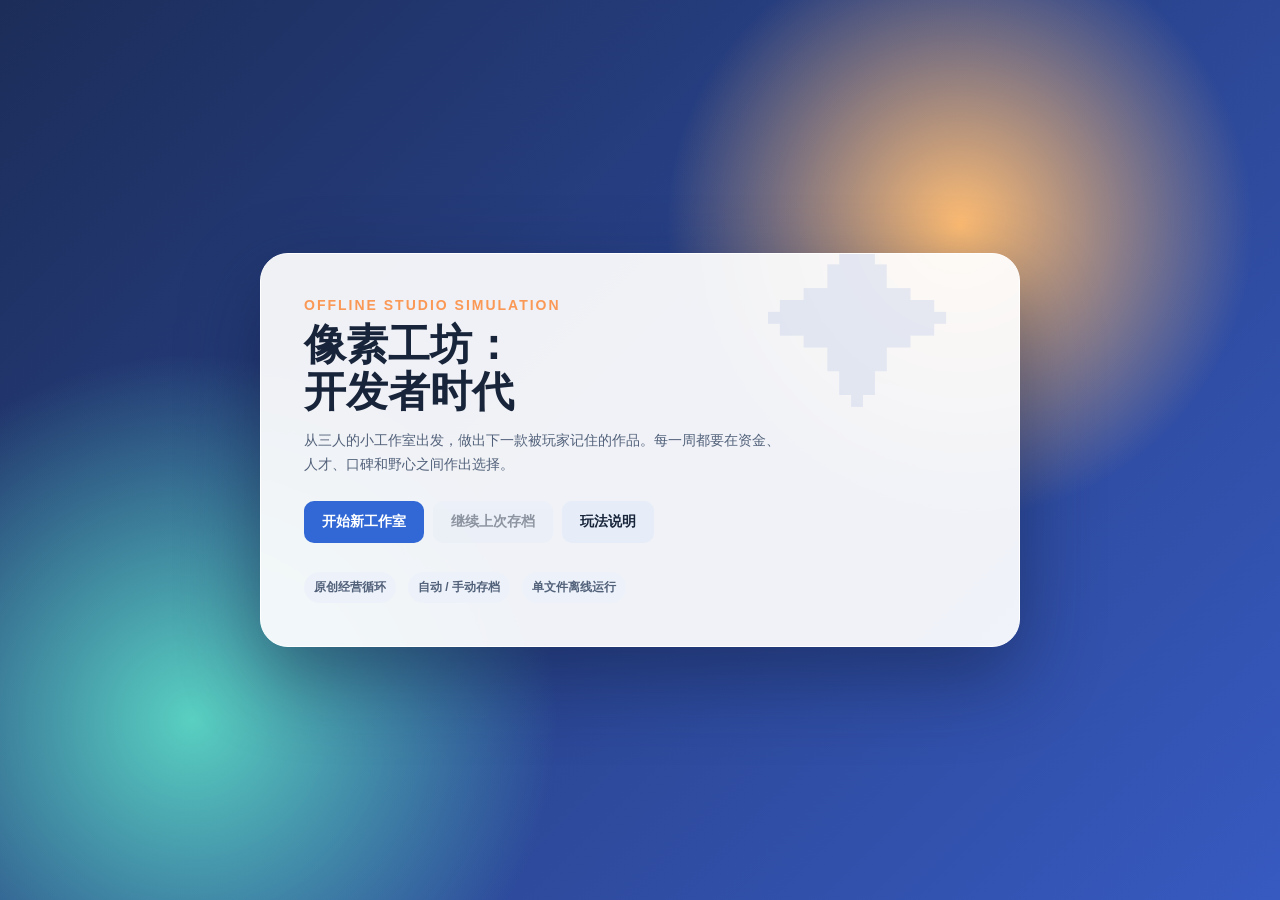
<file: 游戏库/03-模拟经营/开个游戏公司/开个游戏公司.V1.0备份.html>
<!doctype html>
<html lang="zh-CN">
<head>
<meta charset="utf-8">
<meta name="viewport" content="width=device-width,initial-scale=1,viewport-fit=cover">
<title>像素工坊：开发者时代</title>
<style>
:root{--ink:#17243a;--paper:#f7f4ec;--blue:#3168d5;--aqua:#2cb9aa;--orange:#fa9856;--yellow:#f5ca53;--pink:#f26e88;--line:#dbe1eb;--muted:#67758d;--shadow:0 10px 28px #20325818}*{box-sizing:border-box}body{margin:0;background:#eef2f7;color:var(--ink);font-family:ui-rounded,"PingFang SC","Microsoft YaHei",sans-serif;font-size:14px}button,select,input{font:inherit}button{cursor:pointer;border:0;border-radius:10px;padding:9px 12px;background:#e6edf8;color:var(--ink);font-weight:700;transition:.16s transform,.16s background}button:hover{transform:translateY(-1px);background:#d7e3f8}button:disabled{opacity:.45;cursor:not-allowed;transform:none}.primary{background:var(--blue);color:#fff}.primary:hover{background:#285bbd}.danger{background:#fff0f1;color:#c23a55}.accent{background:var(--orange);color:#fff}.app{max-width:1460px;margin:auto;padding:18px}.topbar{display:flex;align-items:center;gap:15px;background:#fff;border:1px solid var(--line);padding:12px 16px;border-radius:18px;box-shadow:var(--shadow);position:sticky;top:8px;z-index:5}.brand{display:flex;align-items:center;gap:10px;min-width:205px}.logo{width:38px;height:38px;border-radius:12px;background:linear-gradient(135deg,var(--orange),var(--pink));position:relative;box-shadow:inset 0 -5px #00000012}.logo:before,.logo:after{content:"";position:absolute;background:#fff;border-radius:3px}.logo:before{width:10px;height:10px;left:8px;top:8px;box-shadow:12px 12px #fff}.logo:after{width:10px;height:10px;right:8px;bottom:8px}.brand b{font-size:16px;display:block}.brand span{font-size:11px;color:var(--muted)}.clock{font-weight:800;color:var(--blue);white-space:nowrap}.ticker{flex:1;color:var(--muted);white-space:nowrap;overflow:hidden;text-overflow:ellipsis}.speed{display:flex;gap:4px}.speed button.active{background:var(--ink);color:white}.layout{display:grid;grid-template-columns:250px minmax(0,1fr) 300px;gap:16px;margin-top:16px}.card{background:#fff;border:1px solid var(--line);border-radius:16px;box-shadow:var(--shadow)}.sidebar{padding:12px;height:max-content;position:sticky;top:85px}.nav{width:100%;background:transparent;text-align:left;margin:2px 0;padding:11px 10px;display:flex;align-items:center;gap:10px}.nav.active{background:#edf3ff;color:var(--blue)}.nav small{margin-left:auto;background:#e8edf4;border-radius:9px;padding:2px 6px;color:#68758a}.side-foot{border-top:1px solid var(--line);margin-top:12px;padding-top:12px;display:grid;gap:7px}.main{min-width:0}.statgrid{display:grid;grid-template-columns:repeat(5,1fr);gap:10px;margin-bottom:16px}.stat{padding:13px 14px;min-height:82px;overflow:hidden}.stat label{font-size:12px;color:var(--muted);display:block}.stat strong{font-size:20px;margin-top:7px;display:block;white-space:nowrap}.stat i{font-style:normal;font-size:11px;color:var(--aqua)}.notice{padding:13px 15px;margin-bottom:16px;border-left:4px solid var(--yellow);display:flex;gap:9px;align-items:center}.notice b{white-space:nowrap}.section{padding:17px;margin-bottom:16px}.section h2{font-size:16px;margin:0 0 13px}.hero{min-height:178px;overflow:hidden;background:linear-gradient(120deg,#152d58,#315fb7 55%,#ef805d);color:white;position:relative}.hero:before{content:"";width:220px;height:220px;border:25px solid #ffffff18;border-radius:50%;position:absolute;right:-70px;top:-105px}.hero:after{content:"◆  ▣  ✦  ◼  ✦";font-size:35px;color:#ffffff30;letter-spacing:19px;position:absolute;right:0;bottom:14px;transform:rotate(-8deg)}.hero h1{font-size:26px;line-height:1.25;margin:0 0 8px;position:relative}.hero p{margin:0;color:#e9f1ff;max-width:560px;line-height:1.6;position:relative}.hero .hero-actions{display:flex;gap:8px;margin-top:18px;position:relative}.projectbar{height:11px;background:#dfe7f3;border-radius:99px;overflow:hidden;margin:10px 0 7px}.projectbar span{display:block;height:100%;background:linear-gradient(90deg,var(--aqua),#76d9cc);border-radius:inherit;transition:width .3s}.project-head{display:flex;align-items:center;gap:12px}.project-head .big{font-size:31px}.project-head h3{margin:0}.project-head p{margin:3px 0;color:var(--muted)}.project-meta{display:flex;justify-content:space-between;color:var(--muted);font-size:12px}.row{display:flex;gap:10px;align-items:center}.grow{flex:1}.pill{display:inline-block;border-radius:99px;padding:4px 8px;background:#edf2fa;color:#52617a;font-size:11px;font-weight:700}.project-actions{display:flex;gap:7px;margin-top:13px;flex-wrap:wrap}.rightcol{display:grid;gap:16px;height:max-content;position:sticky;top:85px}.feed{padding:15px}.feed h3{margin:0 0 9px;font-size:15px}.feed-list{max-height:270px;overflow:auto}.feed-item{padding:10px 0;border-bottom:1px solid #edf0f5;line-height:1.45}.feed-item:last-child{border-bottom:0}.feed-item small{color:var(--muted);display:block;margin-top:2px}.event{padding:15px;background:#fff9df;border-color:#f4dfa1}.event h3{margin:0 0 7px}.event p{line-height:1.55;margin:0 0 10px}.list{display:grid;gap:9px}.employee{display:flex;gap:9px;padding:10px;border:1px solid var(--line);border-radius:12px;align-items:center}.avatar{width:38px;height:38px;flex:0 0 auto;border-radius:13px;display:grid;place-items:center;font-size:20px;color:#fff;background:linear-gradient(135deg,#527ce0,#9a71d5)}.employee:nth-child(2n) .avatar{background:linear-gradient(135deg,#f08a5d,#e85887)}.employee:nth-child(3n) .avatar{background:linear-gradient(135deg,#31b9af,#3d78cc)}.employee h3{font-size:14px;margin:0}.employee p{margin:2px 0;color:var(--muted);font-size:12px}.employee .right{text-align:right;margin-left:auto;font-size:12px;color:var(--muted)}.bar{height:5px;background:#e6ecf4;border-radius:99px;overflow:hidden;margin-top:5px}.bar i{display:block;height:100%;background:var(--orange);border-radius:99px}.empty{text-align:center;padding:22px 10px;color:var(--muted)}.two{display:grid;grid-template-columns:1fr 1fr;gap:12px}.record{padding:12px;border:1px solid var(--line);border-radius:12px}.record b{display:block}.record p{font-size:12px;color:var(--muted);margin:5px 0}.rank{display:flex;align-items:center;gap:9px;padding:8px 0;border-bottom:1px solid #edf0f5}.rank strong{width:22px;color:var(--orange)}dialog{border:0;border-radius:19px;padding:0;box-shadow:0 24px 80px #17243a55;max-width:min(690px,calc(100% - 24px));width:100%;color:var(--ink)}dialog::backdrop{background:#17243a91;backdrop-filter:blur(3px)}.modal-head{padding:19px 21px 14px;border-bottom:1px solid var(--line);display:flex;align-items:center;justify-content:space-between}.modal-head h2{margin:0;font-size:18px}.modal-body{padding:18px 21px;max-height:70vh;overflow:auto}.modal-foot{padding:13px 21px;border-top:1px solid var(--line);display:flex;justify-content:flex-end;gap:8px}.formgrid{display:grid;grid-template-columns:1fr 1fr;gap:13px}.field label{display:block;font-size:12px;font-weight:800;margin-bottom:6px;color:#52617a}.field select,.field input{width:100%;border:1px solid #d5deeb;border-radius:10px;padding:10px;background:#fff;color:var(--ink)}.teams{display:grid;grid-template-columns:repeat(2,1fr);gap:8px}.pick{border:1px solid var(--line);border-radius:10px;padding:9px;display:flex;gap:8px;align-items:center}.pick input{width:auto}.hint{background:#eff5ff;color:#45608f;padding:10px 12px;border-radius:10px;line-height:1.5;font-size:12px;margin:13px 0}.quality{display:grid;grid-template-columns:repeat(4,1fr);gap:8px;margin-top:12px}.quality div{background:#f5f7fb;border-radius:10px;padding:8px;text-align:center;font-size:11px;color:var(--muted)}.quality strong{font-size:18px;color:var(--ink);display:block;margin-top:3px}.title-screen{min-height:100vh;display:grid;place-items:center;padding:20px;background:radial-gradient(circle at 75% 25%,#ffbd73 0,transparent 25%),radial-gradient(circle at 15% 80%,#59d0c1 0,transparent 28%),linear-gradient(135deg,#1c2d59,#375ac1)}.startcard{position:relative;overflow:hidden;max-width:760px;width:100%;padding:43px;background:#ffffffed;border:1px solid #fff;border-radius:28px;box-shadow:0 30px 80px #0f1c3b78}.startcard:after{content:"✦";position:absolute;right:8%;top:-34px;font-size:190px;color:#315fc21a}.startcard h1{font-size:42px;line-height:1.12;margin:8px 0 13px;position:relative}.startcard p{max-width:480px;color:#52617a;line-height:1.7;position:relative}.eyebrow{font-weight:900;color:var(--orange);letter-spacing:2px}.start-actions{display:flex;gap:9px;flex-wrap:wrap;margin-top:24px;position:relative}.start-actions button{padding:12px 18px}.start-features{display:flex;gap:12px;flex-wrap:wrap;margin-top:29px;position:relative}.start-features span{background:#edf2fa;border-radius:99px;padding:7px 10px;color:#52617a;font-size:12px;font-weight:700}.hidden{display:none!important}.toast{position:fixed;left:50%;bottom:20px;transform:translateX(-50%) translateY(80px);background:#17243a;color:#fff;padding:10px 15px;border-radius:99px;box-shadow:var(--shadow);z-index:20;transition:.25s}.toast.show{transform:translateX(-50%) translateY(0)}@media(max-width:1100px){.layout{grid-template-columns:220px minmax(0,1fr)}.rightcol{grid-column:1/-1;position:static;grid-template-columns:1fr 1fr}.rightcol .feed{grid-column:span 2}.statgrid{grid-template-columns:repeat(3,1fr)}}@media(max-width:720px){body{font-size:13px}.app{padding:10px}.topbar{gap:9px;padding:9px 10px;border-radius:14px}.brand{min-width:0}.brand span,.ticker{display:none}.logo{width:33px;height:33px}.clock{font-size:12px;margin-left:auto}.speed button{padding:7px 8px;font-size:12px}.layout{display:block;margin-top:10px}.sidebar{position:static;padding:8px;display:flex;overflow:auto;gap:3px;margin-bottom:10px}.nav{white-space:nowrap;width:auto;padding:8px 9px}.nav small,.side-foot{display:none}.statgrid{grid-template-columns:repeat(2,1fr);gap:7px;margin-bottom:10px}.stat:last-child{grid-column:span 2}.stat{min-height:68px;padding:10px}.stat strong{font-size:17px;margin-top:4px}.section{padding:13px;margin-bottom:10px}.hero{min-height:0}.hero h1{font-size:21px}.rightcol{display:block}.rightcol>*{margin-bottom:10px}.notice{margin-bottom:10px}.formgrid{grid-template-columns:1fr}.teams{grid-template-columns:1fr}.two{grid-template-columns:1fr}.quality{grid-template-columns:repeat(2,1fr)}.startcard{padding:29px 23px;border-radius:22px}.startcard h1{font-size:31px}.start-features{gap:7px}}
@media(max-width:720px){.topbar{gap:6px}.brand{flex:0 0 auto}.brand b{white-space:nowrap;font-size:14px}.clock{font-size:11px}.speed{gap:3px}.speed button{padding:7px 6px;font-size:11px}}
</style>
</head>
<body>
<div id="start" class="title-screen"><main class="startcard"><div class="eyebrow">OFFLINE STUDIO SIMULATION</div><h1>像素工坊：<br>开发者时代</h1><p>从三人的小工作室出发，做出下一款被玩家记住的作品。每一周都要在资金、人才、口碑和野心之间作出选择。</p><div class="start-actions"><button class="primary" onclick="newGame()">开始新工作室</button><button id="continueBtn" onclick="continueGame()">继续上次存档</button><button onclick="openHelp()">玩法说明</button></div><div class="start-features"><span>原创经营循环</span><span>自动 / 手动存档</span><span>单文件离线运行</span></div></main></div>
<div id="game" class="app hidden"><header class="topbar"><div class="brand"><div class="logo"></div><div><b id="companyName">像素工坊</b><span id="officeName">小型出租办公室</span></div></div><div class="clock" id="clock">2028 年 1 月 · 第 1 周</div><div class="ticker" id="ticker">市场观察：幻想题材正在升温。</div><div class="speed"><button data-speed="0" onclick="setSpeed(0)">Ⅱ</button><button data-speed="1" onclick="setSpeed(1)" class="active">1×</button><button data-speed="2" onclick="setSpeed(2)">2×</button><button data-speed="4" onclick="setSpeed(4)">4×</button></div></header>
<div class="layout"><aside class="sidebar"><button class="nav active" data-page="home" onclick="page('home')">⌂ 总览</button><button class="nav" data-page="team" onclick="page('team')">♟ 团队 <small id="teamCount">3/4</small></button><button class="nav" data-page="market" onclick="page('market')">◈ 市场</button><button class="nav" data-page="history" onclick="page('history')">▤ 公司历史</button><button class="nav" data-page="research" onclick="page('research')">⚗ 研发室</button><div class="side-foot"><button onclick="manualSave()">保存进度</button><button class="danger" onclick="deleteSave()">删除存档</button></div></aside>
<main class="main"><div id="page-home"></div><div id="page-team" class="hidden"></div><div id="page-market" class="hidden"></div><div id="page-history" class="hidden"></div><div id="page-research" class="hidden"></div></main><aside class="rightcol"><section class="card feed"><h3>行业快讯</h3><div id="feed" class="feed-list"></div></section><section id="eventCard" class="card event hidden"></section></aside></div></div>
<dialog id="projectDialog"><div class="modal-head"><h2>立项：做一款新游戏</h2><button onclick="closeDialog('projectDialog')">×</button></div><div class="modal-body"><div class="formgrid"><div class="field"><label>作品名称</label><input id="projectName" maxlength="18" placeholder="例如：月面信使"></div><div class="field"><label>项目规模</label><select id="projectSize" onchange="previewProject()"><option value="small">小型游戏 · 低风险</option><option value="normal" selected>普通游戏 · 平衡</option><option value="large">大型游戏 · 高投入</option></select></div><div class="field"><label>游戏类型</label><select id="projectGenre" onchange="previewProject()"></select></div><div class="field"><label>游戏题材</label><select id="projectTheme" onchange="previewProject()"></select></div><div class="field"><label>首发平台</label><select id="projectPlatform" onchange="previewProject()"></select></div><div class="field"><label>营销投入</label><select id="projectMarketing"><option value="0">克制宣传 · ¥0</option><option value="50000">小范围预热 · ¥5万</option><option value="130000">媒体投放 · ¥13万</option></select></div></div><div class="hint" id="fitHint">市场没有把答案写在墙上。选你相信的组合，也记住观察玩家的反馈。</div><div class="field"><label>安排参与项目的员工（最多 3 人）</label><div id="teamPicks" class="teams"></div></div></div><div class="modal-foot"><button onclick="closeDialog('projectDialog')">再想想</button><button class="primary" onclick="startProject()">确认立项</button></div></dialog>
<dialog id="recruitDialog"><div class="modal-head"><h2>招聘候选人</h2><button onclick="closeDialog('recruitDialog')">×</button></div><div class="modal-body"><div class="field"><label>招聘渠道</label><select id="recruitChannel" onchange="renderCandidates()"><option value="local">本地招聘 · ¥1.2万</option><option value="web">人才网站 · ¥4万</option><option value="headhunt">猎头招聘 · ¥10万</option></select></div><div id="candidates" class="list" style="margin-top:14px"></div></div><div class="modal-foot"><button onclick="closeDialog('recruitDialog')">关闭</button></div></dialog>
<dialog id="helpDialog"><div class="modal-head"><h2>如何经营像素工坊</h2><button onclick="closeDialog('helpDialog')">×</button></div><div class="modal-body"><p>时间会按周推进；每月第 1 周扣除工资与房租。先用小项目积累现金、粉丝和研发点，再扩充团队与办公室。</p><p>项目依次经过企划、程序、美术、音乐和调试。项目完成后可继续调试，或选择立即发行。发行后的销量会在后续数周结算。</p><p>热门方向有加成，但扎实的团队与低 Bug 才是长线口碑。资金不足时可以接外包单度过难关。</p></div><div class="modal-foot"><button class="primary" onclick="closeDialog('helpDialog')">明白了</button></div></dialog>
<div id="toast" class="toast"></div>
<script>
const KEY='pixelWorkshop_v1';
const genres=['RPG','动作','模拟','策略','冒险','射击','益智','经营'];
const themes=['幻想','侦探','太空','城市','机器人','料理','学校','战争'];
const platformData=[{n:'Pocket-1',fee:18000,users:52},{n:'PC',fee:0,users:39},{n:'NovaBox',fee:70000,users:74}];
const offices=[{name:'小型出租办公室',cap:4,rent:24000,need:1,cost:0},{name:'明亮工作室',cap:7,rent:60000,need:2,cost:620000},{name:'创意办公层',cap:11,rent:135000,need:3,cost:2400000},{name:'星港总部',cap:18,rent:300000,need:4,cost:7600000}];
const people={programmer:['程序','🧑‍💻'],artist:['美术','🎨'],planner:['策划','🗺️'],musician:['音乐','🎹'],producer:['制作人','🎬']};
const firstNames=['林晨','周可','沈遥','程野','叶澄','孟希','许墨','唐果','白屿','苏晚','郭岩','陆宁'];
let S=null,loop=null,speed=1,candidates=[];
const money=n=>'¥'+Math.round(n).toLocaleString('zh-CN'); const rnd=(a,b)=>Math.floor(Math.random()*(b-a+1))+a; const clamp=(n,a,b)=>Math.max(a,Math.min(b,n));
function defaultState(){return {v:1,company:'像素工坊',year:2028,month:1,week:1,money:680000,fame:4,fans:80,rp:8,level:1,office:0,staff:[makeStaff('林晨','programmer',1),makeStaff('周可','artist',1),makeStaff('沈遥','planner',1)],project:null,games:[],sales:[],news:[{t:'开业',x:'像素工坊在一间小办公室里亮起了第一盏灯。'}],event:null,unlocked:{genres:genres.slice(0,6),themes:themes.slice(0,6)},trend:{kind:'theme',name:'幻想',weeks:12}}}
function makeStaff(name,role,lvl=1){let stats={code:rnd(25,43),art:rnd(18,39),music:rnd(14,34),idea:rnd(22,43)};if(role==='programmer')stats.code+=20;if(role==='artist')stats.art+=20;if(role==='musician')stats.music+=20;if(role==='planner')stats.idea+=20;if(role==='producer'){Object.keys(stats).forEach(k=>stats[k]+=8)}return {id:Date.now()+Math.random(),name,role,lvl,salary:rnd(11000,16000)*lvl,energy:100,xp:0,stats};}
function save(){if(S)localStorage.setItem(KEY,JSON.stringify(S));}function load(){try{return JSON.parse(localStorage.getItem(KEY))}catch{return null}}
function newGame(){S=defaultState();save();showGame();toast('工作室已成立，第一款作品就从今天开始。')}function continueGame(){S=load();if(!S)return toast('还没有可以继续的存档。');showGame()}function showGame(){document.getElementById('start').classList.add('hidden');document.getElementById('game').classList.remove('hidden');speed=1;render();clearInterval(loop);loop=setInterval(()=>{if(speed)advanceWeek(speed)},1050)}
function deleteSave(){if(confirm('确定删除当前存档？这不能撤销。')){localStorage.removeItem(KEY);clearInterval(loop);S=null;document.getElementById('game').classList.add('hidden');document.getElementById('start').classList.remove('hidden');checkContinue();}}
function checkContinue(){document.getElementById('continueBtn').disabled=!load()}function setSpeed(n){speed=n;document.querySelectorAll('[data-speed]').forEach(b=>b.classList.toggle('active',+b.dataset.speed===n));}
function addNews(t,x){S.news.unshift({t,x});S.news=S.news.slice(0,14)}function toast(x){let e=document.getElementById('toast');e.textContent=x;e.classList.add('show');clearTimeout(e._t);e._t=setTimeout(()=>e.classList.remove('show'),2400)}
function advanceWeek(times=1){for(let i=0;i<times;i++){S.week++;if(S.week>4){S.week=1;S.month++;if(S.month>12){S.month=1;S.year++;annualAwards();}}if(S.week===1)monthlyCosts();updateProject();updateSales();updateTrend();if(Math.random()<.075&&!S.event)triggerEvent();}save();render();}
function monthlyCosts(){let wage=S.staff.reduce((a,x)=>a+x.salary,0),rent=offices[S.office].rent,total=wage+rent;S.money-=total;addNews('固定支出',`支付本月工资与房租 ${money(total)}。`);if(S.money<0){S.fame=Math.max(0,S.fame-1);toast('资金告急：考虑接外包或尽快发行作品。')}}
function updateProject(){let p=S.project;if(!p)return;if(p.stage==='debug')return;let phase=p.phases[p.phase];let team=p.team.map(id=>S.staff.find(x=>x.id===id)).filter(Boolean);let key=phase==='程序开发'?'code':phase==='美术制作'?'art':phase==='音乐制作'?'music':'idea';let power=team.reduce((a,e)=>a+e.stats[key]*(.55+e.energy/200),0);p.progress+=power/2;p.cost+=team.reduce((a,e)=>a+e.salary/4,0)+p.baseCost/18;team.forEach(e=>{e.energy=clamp(e.energy-rnd(2,5),12,100);e.xp+=1;if(e.xp>=8){e.lvl++;e.xp=0;Object.keys(e.stats).forEach(k=>e.stats[k]+=rnd(2,5));addNews('员工成长',`${e.name} 升至 Lv.${e.lvl}。`)}});p.quality[key]+=power/20;p.bugs+=Math.max(0,Math.round((power/65)*Math.random()));if(Math.random()<.10)projectEvent(p,team);if(p.progress>=100){p.progress=0;p.phase++;if(p.phase>=p.phases.length){p.stage='debug';p.bugs+=rnd(4,12);addNews('开发完成',`《${p.name}》进入调试阶段，当前有 ${p.bugs} 个待解决问题。`);toast('项目开发完成：该决定发行还是继续打磨？')}else{addNews('阶段完成',`《${p.name}》完成${phase}，进入${p.phases[p.phase]}。`)}}}
function projectEvent(p,team){let events=[['灵感闪现',()=>{p.quality.idea+=8;return '团队发现了一套新玩法，创意显著提升。'}],['棘手 Bug',()=>{p.bugs+=7;p.progress=Math.max(0,p.progress-8);return '一个遗留问题拖慢了进度。'}],['配合默契',()=>{p.progress+=12;return '成员配合默契，开发进度猛进。'}],['疲劳警报',()=>{team.forEach(x=>x.energy=clamp(x.energy-15,1,100));return '赶工让团队体力明显下滑。'}]];let e=events[rnd(0,events.length-1)];addNews(e[0],`《${p.name}》：${e[1]()}`)}
function updateSales(){S.sales.forEach(x=>{x.age++;let decay=Math.max(.14,.84-x.age*.075+x.score*.008);let unit=Math.max(0,Math.round(x.firstWeek*decay*(.8+Math.random()*.35)));if(unit>80){let revenue=unit*x.price*.7;S.money+=revenue;x.units+=unit;x.revenue+=revenue;let record=S.games.find(g=>g.name===x.name&&g.release===x.release);if(record){record.units=x.units;record.revenue=x.revenue;}} });S.sales=S.sales.filter(x=>x.age<13)}
function updateTrend(){S.trend.weeks--;if(S.trend.weeks<=0){let pool=Math.random()<.5?S.unlocked.genres:S.unlocked.themes;S.trend={kind:Math.random()<.5?'genre':'theme',name:pool[rnd(0,pool.length-1)],weeks:rnd(9,16)};addNews('市场风向',`${S.trend.name}${S.trend.kind==='genre'?'玩法':'题材'}热度正在上升。`)}}
function triggerEvent(){let es=[{title:'独立制作人来访',body:'一位有经验的制作人愿意以 9 万入职，你愿意承担更高工资吗？',yes:()=>{let e=makeStaff('顾澜','producer',2);e.salary=29000;S.staff.push(e);addNews('新成员',`${e.name} 加入了团队。`)}},{title:'客户的外包急单',body:'完成一单界面美术外包，立即获得 18 万，但团队会疲劳。',yes:()=>{S.money+=180000;S.staff.forEach(x=>x.energy=clamp(x.energy-18,1,100));addNews('外包结算','完成紧急外包，获得 ¥180,000。')}},{title:'游戏平台开发者扶持',body:'投入 5 万参与扶持计划，获得 6 点研发点与少量知名度。',yes:()=>{if(S.money<50000){toast('资金不足。');return false}S.money-=50000;S.rp+=6;S.fame+=2;addNews('开发者扶持','投入 ¥50,000，获得研发资源。')}}];S.event=es[rnd(0,es.length-1)]}
function resolveEvent(ok){if(ok){let r=S.event.yes();if(r===false)return} else addNews('机会错过',`你婉拒了「${S.event.title}」。`);S.event=null;save();render()}
function annualAwards(){if(!S.games.length)return;let best=[...S.games].sort((a,b)=>b.score-a.score)[0];if(best.score>=7.5){S.fame+=5;S.fans+=Math.round(best.score*120);addNews('年度奖项',`《${best.name}》入围行业奖项，公司知名度提升！`);toast('年度游戏奖揭晓：工作室被更多人看见。')}}
function openProject(){if(S.project)return toast('当前已有正在进行的项目。');if(S.staff.length<2)return toast('至少需要两名员工。');let s=document.getElementById('projectGenre'),t=document.getElementById('projectTheme'),p=document.getElementById('projectPlatform');s.innerHTML=S.unlocked.genres.map(x=>`<option>${x}</option>`).join('');t.innerHTML=S.unlocked.themes.map(x=>`<option>${x}</option>`).join('');p.innerHTML=platformData.map(x=>`<option value="${x.n}">${x.n} · 用户 ${x.users}万 · 授权 ${money(x.fee)}</option>`).join('');document.getElementById('projectName').value='';document.getElementById('projectSize').value='normal';renderTeamPicks();previewProject();document.getElementById('projectDialog').showModal()}
function renderTeamPicks(){document.getElementById('teamPicks').innerHTML=S.staff.map((e,i)=>`<label class="pick"><input type="checkbox" value="${e.id}" ${i<3?'checked':''}><span>${e.name}<small> · ${people[e.role][0]} Lv.${e.lvl}</small></span></label>`).join('')}
function fit(g,t){let high=[['RPG','幻想'],['策略','战争'],['模拟','城市'],['冒险','侦探'],['动作','机器人'],['经营','料理']];return high.some(x=>x[0]===g&&x[1]===t)?1.25:(g===S.trend.name||t===S.trend.name?1.12:.93)}function previewProject(){let g=document.getElementById('projectGenre').value,t=document.getElementById('projectTheme').value;document.getElementById('fitHint').textContent=fit(g,t)>1.18?'这个组合让团队有种“能成”的直觉。市场是否买单，还要看执行。':'市场没有把答案写在墙上。选你相信的组合，也记住观察玩家的反馈。'}
function startProject(){let name=document.getElementById('projectName').value.trim()||`${document.getElementById('projectTheme').value}计划`;let size=document.getElementById('projectSize').value, cfg={small:{cost:80000,need:1},normal:{cost:240000,need:1},large:{cost:620000,need:2}}[size],platform=platformData.find(x=>x.n===document.getElementById('projectPlatform').value),marketing=+document.getElementById('projectMarketing').value,team=[...document.querySelectorAll('#teamPicks input:checked')].map(x=>+x.value);if(team.length<2||team.length>3)return toast('请选择 2 到 3 名员工。');if(S.level<cfg.need)return toast('公司等级尚不足以承接这个规模。');if(S.money<cfg.cost+platform.fee+marketing)return toast('资金不足，无法覆盖项目启动成本。');S.money-=cfg.cost+platform.fee+marketing;S.project={name,size,genre:document.getElementById('projectGenre').value,theme:document.getElementById('projectTheme').value,platform:platform.n,marketing,team,phase:0,phases:['企划','程序开发','美术制作','音乐制作'],stage:'dev',progress:0,quality:{code:0,art:0,music:0,idea:0},bugs:0,cost:cfg.cost+platform.fee+marketing,baseCost:cfg.cost,fit:fit(document.getElementById('projectGenre').value,document.getElementById('projectTheme').value)};addNews('项目立项',`《${name}》开始制作，${size==='small'?'小型':'普通'}项目瞄准 ${platform.n}。`);closeDialog('projectDialog');save();render()}
function debugProject(polish=false){let p=S.project;if(!p||p.stage!=='debug')return;let c=polish?85000:36000;if(S.money<c)return toast('资金不足，无法继续调试。');S.money-=c;p.bugs=Math.max(0,p.bugs-(polish?rnd(5,10):rnd(7,14)));if(polish){Object.keys(p.quality).forEach(k=>p.quality[k]+=rnd(2,5));p.cost+=c}addNews(polish?'持续打磨':'集中调试',`《${p.name}》减少了问题，目前剩余 ${p.bugs} 个 Bug。`);save();render()}
function releaseProject(){let p=S.project;if(!p||p.stage!=='debug')return;let q=Object.values(p.quality).reduce((a,b)=>a+b,0)/4;let score=clamp(4.3+q/16+p.fit*1.15-S.project.bugs*.075+S.fame*.025+(Math.random()-.5)*1.4,1,10);score=Math.round(score*10)/10;let plat=platformData.find(x=>x.n===p.platform),first=Math.round((4200+S.fans*5+S.fame*600+plat.users*42+q*85+p.marketing*.04)*(.45+score/10));let game={...p,score,units:0,revenue:0,release:`${S.year}.${S.month}`,price:p.size==='small'?49:p.size==='large'?168:98};S.games.unshift(game);S.sales.push({...game,firstWeek:first,age:0});S.fans+=Math.round(score*35+p.fit*35);S.fame+=score>=8?3:score>=6?1:0;S.rp+=Math.max(2,Math.round(score));S.level=1+Math.floor((S.fame+S.games.length*2)/13);addNews('正式发行',`《${p.name}》收到媒体综合 ${score.toFixed(1)} 分，首发销售已开始。`);toast(`《${p.name}》发行！媒体综合评分 ${score.toFixed(1)}。`);S.project=null;save();render()}
function openRecruit(){if(S.staff.length>=offices[S.office].cap)return toast('办公室没有空位，先升级办公空间。');candidates=[];renderCandidates();document.getElementById('recruitDialog').showModal()}function renderCandidates(){let ch=document.getElementById('recruitChannel').value,range=ch==='local'?[1,1]:ch==='web'?[1,2]:[2,3],cost=ch==='local'?12000:ch==='web'?40000:100000;if(!candidates.length||candidates[0].ch!==ch){candidates=Array.from({length:3},()=>{let roles=Object.keys(people),e=makeStaff(firstNames[rnd(0,firstNames.length-1)],roles[rnd(0,roles.length-1)],rnd(...range));e.ch=ch;return e})}document.getElementById('candidates').innerHTML=candidates.map((e,i)=>`<div class="employee"><div class="avatar">${people[e.role][1]}</div><div><h3>${e.name} · ${people[e.role][0]} Lv.${e.lvl}</h3><p>程序 ${e.stats.code} / 美术 ${e.stats.art} / 音乐 ${e.stats.music} / 创意 ${e.stats.idea}</p></div><div class="right">月薪 ${money(e.salary)}<br><button onclick="hire(${i},${cost})">面谈聘用</button></div></div>`).join('')}
function hire(i,cost){let e=candidates[i];if(S.money<cost)return toast('招聘预算不足。');if(S.staff.length>=offices[S.office].cap)return toast('没有空余工位。');S.money-=cost;S.staff.push(e);S.fame+=.3;addNews('新成员',`${e.name} 加入团队，担任${people[e.role][0]}。`);toast(`${e.name} 已加入像素工坊。`);closeDialog('recruitDialog');save();render()}
function train(id,type){let e=S.staff.find(x=>x.id===id),cost=25000;if(S.money<cost)return toast('培训预算不足。');S.money-=cost;e.energy=clamp(e.energy-14,1,100);let key=type==='代码'?'code':type==='美术'?'art':type==='音乐'?'music':'idea';e.stats[key]+=rnd(6,10);e.xp+=2;addNews('员工培训',`${e.name} 完成${type}训练，能力获得提升。`);save();render()}
function outsource(){if(S.project)return toast('项目开发期间无法接外包。');let earn=160000+S.staff.length*13000;S.money+=earn;S.staff.forEach(e=>e.energy=clamp(e.energy-12,1,100));addNews('外包结算',`完成一份客户项目，获得 ${money(earn)}。`);toast(`外包完成，入账 ${money(earn)}。`);save();render()}
function moveOffice(){let n=S.office+1,off=offices[n];if(!off)return toast('这里已是最高等级总部。');if(S.level<off.need)return toast(`需要公司等级 ${off.need}。`);if(S.money<off.cost)return toast('搬迁资金不足。');S.money-=off.cost;S.office=n;addNews('办公室升级',`团队搬入「${off.name}」，可容纳 ${off.cap} 名员工。`);toast('新办公室启用，团队容量提升。');save();render()}
function unlock(type,val,cost){if(S.rp<cost)return toast('研发点不足。');S.rp-=cost;S.unlocked[type].push(val);addNews('研发解锁',`解锁新${type==='genres'?'类型':'题材'}：${val}。`);save();render()}
function manualSave(){save();toast('进度已保存到本机。')}function closeDialog(id){document.getElementById(id).close()}function openHelp(){document.getElementById('helpDialog').showModal()}
function page(id){document.querySelectorAll('[id^="page-"]').forEach(x=>x.classList.add('hidden'));document.getElementById('page-'+id).classList.remove('hidden');document.querySelectorAll('.nav').forEach(x=>x.classList.toggle('active',x.dataset.page===id));render()}
function fmtStage(p){return p.stage==='debug'?'调试与发行':p.phases[p.phase]}
function render(){if(!S)return;document.getElementById('companyName').textContent=S.company;document.getElementById('officeName').textContent=offices[S.office].name;document.getElementById('clock').textContent=`${S.year} 年 ${S.month} 月 · 第 ${S.week} 周`;document.getElementById('ticker').textContent=`市场观察：${S.trend.name}${S.trend.kind==='genre'?'玩法':'题材'}正在升温，剩余约 ${S.trend.weeks} 周。`;document.getElementById('teamCount').textContent=`${S.staff.length}/${offices[S.office].cap}`;renderHome();renderTeam();renderMarket();renderHistory();renderResearch();document.getElementById('feed').innerHTML=S.news.map(n=>`<div class="feed-item"><b>${n.t}</b>${n.x}<small>${S.year}.${S.month} · 第 ${S.week} 周</small></div>`).join('');let ev=document.getElementById('eventCard');if(S.event){ev.classList.remove('hidden');ev.innerHTML=`<h3>✦ ${S.event.title}</h3><p>${S.event.body}</p><div class="row"><button class="primary" onclick="resolveEvent(true)">接受</button><button onclick="resolveEvent(false)">婉拒</button></div>`}else ev.classList.add('hidden')}
function stats(){return `<div class="statgrid"><div class="card stat"><label>资金</label><strong>${money(S.money)}</strong><i>${S.money<0?'资金危机':'本月谨慎经营'}</i></div><div class="card stat"><label>知名度</label><strong>${S.fame.toFixed(1)}</strong><i>公司 Lv.${S.level}</i></div><div class="card stat"><label>粉丝</label><strong>${S.fans.toLocaleString()}</strong><i>首发销量助力</i></div><div class="card stat"><label>研发点</label><strong>${S.rp}</strong><i>用于解锁新方向</i></div><div class="card stat"><label>办公室</label><strong>${S.staff.length}/${offices[S.office].cap}</strong><i>月租 ${money(offices[S.office].rent)}</i></div></div>`}
function renderHome(){let p=S.project;document.getElementById('page-home').innerHTML=stats()+`<section class="card section hero"><h1>把下一款作品，做成公司的名片。</h1><p>市场是流动的，但好团队会留下自己的风格。现在就开始立项，或者先为下一次机会积蓄实力。</p><div class="hero-actions"><button class="accent" onclick="openProject()">＋ 开始新项目</button><button onclick="openRecruit()">招聘人才</button><button onclick="outsource()">接一单外包</button></div></section>${p?projectPanel(p):`<section class="card section empty"><div style="font-size:32px">▣</div><h2 style="margin:8px 0">办公室暂时安静</h2><p>没有进行中的项目。用一次谨慎的立项，给工作室一个方向。</p><button class="primary" onclick="openProject()">开始策划第一款作品</button></section>`}<section class="card section"><h2>近期发行作品</h2>${S.games.length?S.games.slice(0,3).map(g=>gameRecord(g)).join(''):'<div class="empty">还没有作品进入市场。第一款游戏将写在这里。</div>'}</section>`}
function projectPanel(p){let q=Object.entries(p.quality).map(([k,v])=>`<div>${({code:'趣味',art:'画面',music:'音乐',idea:'创意'})[k]}<strong>${Math.round(v)}</strong></div>`).join('');return `<section class="card section"><div class="project-head"><div class="big">◈</div><div class="grow"><h3>《${p.name}》</h3><p>${p.genre} · ${p.theme} · ${p.platform} <span class="pill">${fmtStage(p)}</span></p></div><b>${p.stage==='debug'?'等待决定':Math.round(p.progress)+'%'}</b></div><div class="projectbar"><span style="width:${p.stage==='debug'?100:p.progress}%"></span></div><div class="project-meta"><span>${p.stage==='debug'?`当前 ${p.bugs} 个 Bug，质量仍可打磨`:`${p.phases[p.phase]}进行中`}</span><span>累计成本 ${money(p.cost)}</span></div><div class="quality">${q}</div><div class="project-actions">${p.stage==='debug'?`<button onclick="debugProject()">集中调试 · ¥3.6万</button><button onclick="debugProject(true)">继续打磨 · ¥8.5万</button><button class="primary" onclick="releaseProject()">正式发行</button>`:'<span class="pill">团队正在努力推进，时间会带来结果。</span>'}</div></section>`}
function gameRecord(g){return `<div class="record"><b>《${g.name}》 <span class="pill">${g.score.toFixed(1)} 分</span></b><p>${g.genre} · ${g.theme} · ${g.platform} · ${g.release} 发行</p><div class="row"><span>销量 ${g.units.toLocaleString()}</span><span>收入 ${money(g.revenue)}</span><span class="grow"></span><span>成本 ${money(g.cost)}</span></div></div>`}
function renderTeam(){document.getElementById('page-team').innerHTML=stats()+`<section class="card section"><div class="row"><h2 class="grow">工作室成员</h2><button onclick="openRecruit()">＋ 招聘</button></div><div class="list">${S.staff.map(e=>`<div class="employee"><div class="avatar">${people[e.role][1]}</div><div class="grow"><h3>${e.name} <span class="pill">${people[e.role][0]} Lv.${e.lvl}</span></h3><p>程序 ${e.stats.code} · 美术 ${e.stats.art} · 音乐 ${e.stats.music} · 创意 ${e.stats.idea}</p><div class="bar"><i style="width:${e.energy}%"></i></div><p>体力 ${e.energy}% · 经验 ${e.xp}/8</p></div><div class="right">月薪 ${money(e.salary)}<br><button onclick="train(${e.id},'${['代码','美术','音乐','创意'][rnd(0,3)]}')">训练 · ¥2.5万</button></div></div>`).join('')}</div></section><section class="card section"><div class="row"><div class="grow"><h2>办公室升级</h2><p style="color:var(--muted);margin:0">现址：${offices[S.office].name}，容纳 ${offices[S.office].cap} 人。</p></div>${S.office<offices.length-1?`<button class="primary" onclick="moveOffice()">搬入 ${offices[S.office+1].name}<br><small>${money(offices[S.office+1].cost)}</small></button>`:'<span class="pill">已是顶级总部</span>'}</div></section>`}
function renderMarket(){let sale=[...S.sales].sort((a,b)=>b.revenue-a.revenue);document.getElementById('page-market').innerHTML=stats()+`<section class="card section"><h2>市场雷达</h2><div class="two"><div class="record"><b>当前热点：${S.trend.name}</b><p>${S.trend.kind==='genre'?'这种玩法':'这种题材'}暂时更容易获得玩家注意。剩余约 ${S.trend.weeks} 周。</p></div><div class="record"><b>正在销售</b><p>${sale.length?`${sale.length} 款作品仍在市场中结算销售。`:'当前没有作品在售。'}</p></div></div></section><section class="card section"><h2>销售追踪</h2>${sale.length?sale.map(g=>gameRecord(g)).join(''):'<div class="empty">市场是空白的。发行后，销量会在每周自动结算。</div>'}</section>`}
function renderHistory(){let arr=[...S.games].sort((a,b)=>b.score-a.score);document.getElementById('page-history').innerHTML=stats()+`<section class="card section"><h2>公司作品库</h2>${arr.length?arr.map(gameRecord).join(''):'<div class="empty">这里将保存每一款由你发行的作品。</div>'}</section><section class="card section"><h2>最高评分</h2>${arr.length?arr.slice(0,5).map((x,i)=>`<div class="rank"><strong>#${i+1}</strong><span class="grow">《${x.name}》</span><b>${x.score.toFixed(1)} 分</b></div>`).join(''):'<div class="empty">等待第一款作品。</div>'}</section>`}
function renderResearch(){let g=genres.filter(x=>!S.unlocked.genres.includes(x)),t=themes.filter(x=>!S.unlocked.themes.includes(x));document.getElementById('page-research').innerHTML=stats()+`<section class="card section"><h2>研发室 <span class="pill">可用 ${S.rp} 点</span></h2><p style="color:var(--muted)">不用铺满科技树。先解锁一个你真正想做的方向。</p><div class="two"><div><h3>新游戏类型</h3>${g.length?g.map((x,i)=>`<div class="rank"><span class="grow">${x}</span><button onclick="unlock('genres','${x}',${7+i*2})">解锁 ${7+i*2} 点</button></div>`).join(''):'<div class="empty">已解锁所有现有类型。</div>'}</div><div><h3>新游戏题材</h3>${t.length?t.map((x,i)=>`<div class="rank"><span class="grow">${x}</span><button onclick="unlock('themes','${x}',${7+i*2})">解锁 ${7+i*2} 点</button></div>`).join(''):'<div class="empty">已解锁所有现有题材。</div>'}</div></div></section>`}
checkContinue();
</script></body></html>
</file>
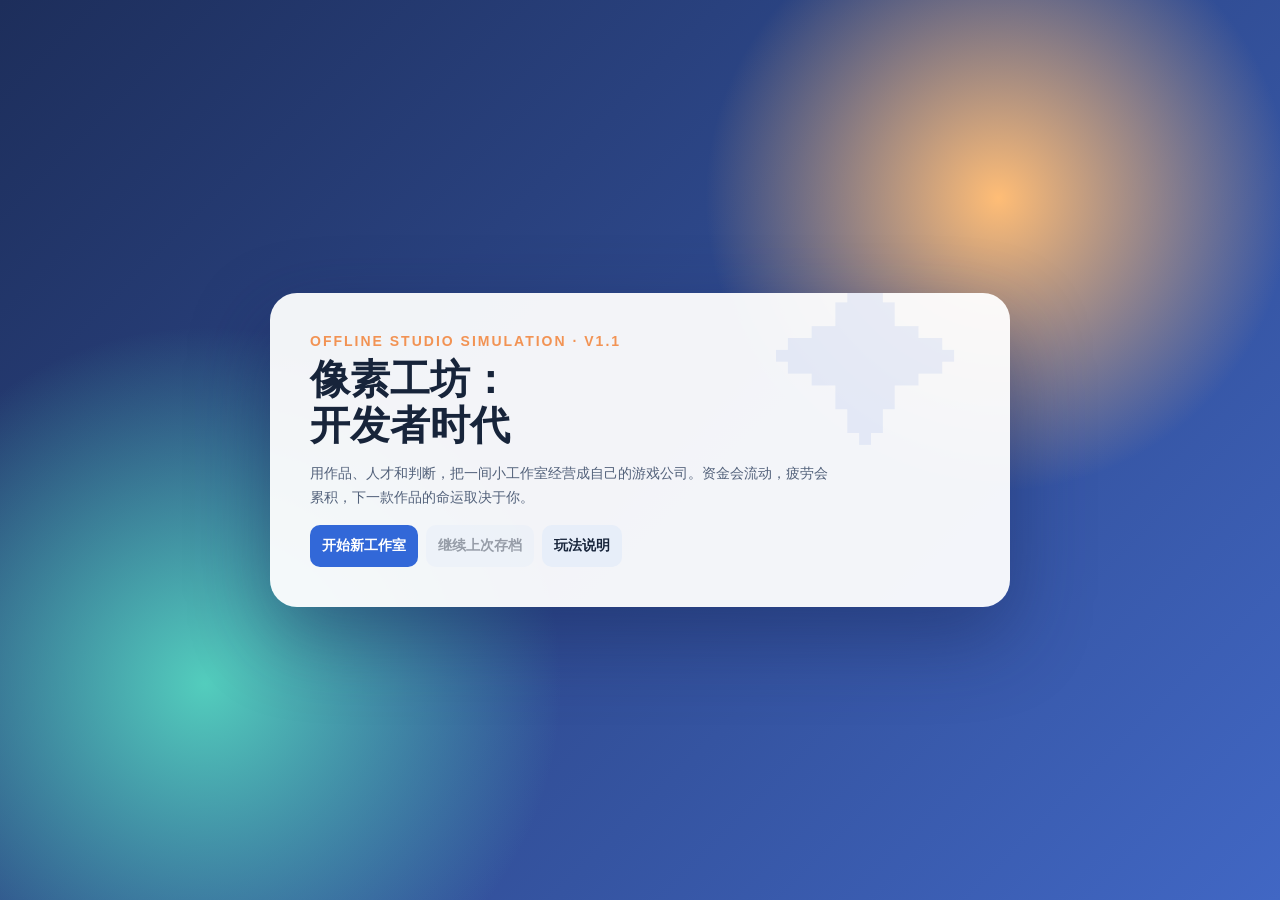
<file: 游戏库/03-模拟经营/开个游戏公司/开个游戏公司.V1.1备份.html>
<!doctype html><html lang="zh-CN"><head><meta charset="utf-8"><meta name="viewport" content="width=device-width,initial-scale=1,viewport-fit=cover"><title>像素工坊：开发者时代 V1.1</title><style>
:root{--ink:#17243a;--paper:#f4f7fb;--blue:#3268d8;--aqua:#2ab7a7;--orange:#f29354;--pink:#ee6881;--line:#dce4ef;--muted:#65748b;--shadow:0 10px 30px #27365716}*{box-sizing:border-box}body{margin:0;background:var(--paper);color:var(--ink);font:14px ui-rounded,"PingFang SC","Microsoft YaHei",sans-serif}button,input,select{font:inherit}button{min-height:40px;cursor:pointer;border:0;border-radius:10px;padding:8px 12px;background:#e7eef9;color:var(--ink);font-weight:800}button:hover{filter:brightness(.97)}button:disabled{opacity:.42;cursor:not-allowed}.primary{background:var(--blue);color:#fff}.orange{background:var(--orange);color:#fff}.danger{background:#fff0f1;color:#c33d59}.app{max-width:1440px;margin:auto;padding:14px}.top{height:65px;display:flex;align-items:center;gap:15px;padding:10px 14px;border:1px solid var(--line);border-radius:17px;background:#fff;box-shadow:var(--shadow);position:sticky;top:7px;z-index:4}.brand{display:flex;gap:9px;align-items:center;min-width:205px}.logo{width:38px;height:38px;border-radius:12px;background:linear-gradient(135deg,var(--orange),var(--pink));display:grid;place-items:center;color:#fff;font-size:20px}.brand b{display:block;font-size:16px}.brand small{display:block;color:var(--muted)}.clock{font-weight:900;color:var(--blue);white-space:nowrap}.trend{flex:1;color:var(--muted);white-space:nowrap;overflow:hidden;text-overflow:ellipsis}.speed{display:flex;gap:4px}.speed button{min-height:36px;padding:6px 9px}.speed button.active{background:var(--ink);color:#fff}.grid{display:grid;grid-template-columns:230px minmax(0,1fr) 290px;gap:14px;margin-top:14px}.card{background:#fff;border:1px solid var(--line);border-radius:16px;box-shadow:var(--shadow)}.side{padding:9px;height:max-content;position:sticky;top:84px}.nav{display:flex;align-items:center;width:100%;gap:9px;text-align:left;background:transparent;margin:2px 0}.nav.active{background:#eef4ff;color:var(--blue)}.nav em{font-style:normal;margin-left:auto;font-size:11px;background:#e7edf5;color:var(--muted);border-radius:9px;padding:2px 6px}.side hr{border:0;border-top:1px solid var(--line);margin:9px 0}.stats{display:grid;grid-template-columns:repeat(5,1fr);gap:9px;margin-bottom:14px}.stat{padding:11px 12px;min-height:75px}.stat label{font-size:12px;color:var(--muted)}.stat b{display:block;font-size:19px;margin:6px 0 2px;white-space:nowrap}.stat small{color:var(--aqua)}.section{padding:16px;margin-bottom:14px}.section h2{font-size:16px;margin:0 0 12px}.hero{background:linear-gradient(120deg,#1d3c75,#4974c9 53%,#f2975b);color:#fff;overflow:hidden;position:relative}.hero:after{content:"✦  ◆  ◼  ✦";font-size:38px;letter-spacing:17px;position:absolute;right:-7px;bottom:3px;color:#fff2}.hero p{line-height:1.6;max-width:600px;color:#e9f1ff;position:relative}.hero h1,.hero .actions{position:relative}.hero h1{font-size:24px;margin:0}.actions{display:flex;gap:8px;flex-wrap:wrap;margin-top:15px}.actions button{min-height:42px}.project-title{display:flex;align-items:center;gap:11px}.project-title .ico{font-size:29px}.project-title h3{margin:0}.project-title p{margin:3px 0;color:var(--muted)}.bar{height:10px;background:#e4ebf5;border-radius:99px;overflow:hidden;margin:11px 0 6px}.bar i{display:block;height:100%;background:linear-gradient(90deg,var(--aqua),#79d8c8);border-radius:99px}.meta{display:flex;justify-content:space-between;gap:10px;color:var(--muted);font-size:12px}.tag{display:inline-block;background:#edf2fa;color:#53647d;border-radius:99px;padding:3px 7px;font-size:11px;font-weight:800}.qualities{display:grid;grid-template-columns:repeat(4,1fr);gap:8px;margin-top:12px}.qualities div{background:#f5f7fb;border-radius:10px;padding:8px;text-align:center;color:var(--muted);font-size:11px}.qualities b{display:block;color:var(--ink);font-size:18px;margin-top:3px}.feed{padding:14px}.feed h3{font-size:15px;margin:0 0 8px}.feedlist{max-height:340px;overflow:auto}.news{border-bottom:1px solid #edf1f6;padding:9px 0;line-height:1.42}.news:last-child{border:0}.news b{display:block}.news small{color:var(--muted);font-size:11px}.warning{background:#fff9df;border-color:#f2dfa3}.warning h3{margin:0 0 7px}.warning p{margin:0 0 9px;line-height:1.55}.person{display:flex;gap:9px;align-items:center;border:1px solid var(--line);border-radius:12px;padding:10px;margin:8px 0}.avatar{height:40px;width:40px;border-radius:13px;display:grid;place-items:center;background:linear-gradient(135deg,#537fe0,#9a70d2);color:#fff;font-size:20px;flex:none}.person:nth-child(2n) .avatar{background:linear-gradient(135deg,#f08c5f,#e95e88)}.person main{min-width:0;flex:1}.person h3{font-size:14px;margin:0}.person p{margin:3px 0;color:var(--muted);font-size:12px;line-height:1.4}.person aside{text-align:right;color:var(--muted);font-size:12px}.energy{height:5px;background:#e5ebf4;border-radius:10px;overflow:hidden}.energy i{display:block;height:100%;background:var(--aqua)}.record{border:1px solid var(--line);border-radius:12px;padding:11px;margin:8px 0}.record p{font-size:12px;color:var(--muted);margin:5px 0}.record .row{display:flex;gap:10px;flex-wrap:wrap;font-size:12px}.empty{text-align:center;color:var(--muted);padding:23px 10px}.two{display:grid;grid-template-columns:1fr 1fr;gap:11px}.split{display:flex;align-items:center;gap:8px}.split .grow{flex:1}.upcoming{background:#f3f7ff;border-radius:10px;padding:10px;line-height:1.55;font-size:12px}.bottomnav{display:none}dialog{border:0;padding:0;width:min(700px,calc(100% - 24px));max-height:88vh;border-radius:18px;color:var(--ink);box-shadow:0 25px 80px #17243a60}dialog::backdrop{background:#17243a85;backdrop-filter:blur(3px)}.dhead{display:flex;justify-content:space-between;align-items:center;padding:17px 19px 13px;border-bottom:1px solid var(--line)}.dhead h2{font-size:18px;margin:0}.dbody{padding:15px 19px;max-height:64vh;overflow:auto}.dfoot{display:flex;gap:8px;justify-content:flex-end;padding:12px 19px;border-top:1px solid var(--line)}.form{display:grid;grid-template-columns:1fr 1fr;gap:11px}.field label{display:block;font-size:12px;font-weight:900;color:#51627c;margin-bottom:5px}.field input,.field select{width:100%;border:1px solid #d4dfec;border-radius:10px;padding:10px;background:#fff;color:var(--ink)}.hint{background:#eff5ff;color:#45618f;border-radius:10px;padding:10px 11px;line-height:1.5;font-size:12px;margin:12px 0}.picks{display:grid;grid-template-columns:1fr 1fr;gap:7px}.pick{border:1px solid var(--line);padding:8px;border-radius:10px;display:flex;gap:7px;align-items:center;font-size:12px}.pick.dim{opacity:.45}.pick small{display:block;color:var(--muted)}.job{border:1px solid var(--line);border-radius:12px;padding:11px;margin:8px 0}.job h3{margin:0 0 4px}.job p{color:var(--muted);font-size:12px;line-height:1.45;margin:4px 0}.report{width:min(780px,calc(100% - 14px));max-height:94vh}.report .dbody{max-height:76vh}.reporthero{background:linear-gradient(135deg,#213d76,#3868c9);color:#fff;padding:17px;border-radius:13px}.reporthero h1{margin:2px 0 5px;font-size:25px}.score{font-size:46px;font-weight:900;color:#ffe18a}.reportgrid{display:grid;grid-template-columns:repeat(3,1fr);gap:8px;margin:11px 0}.reportgrid div{background:#f4f7fb;padding:9px;border-radius:10px;font-size:12px;color:var(--muted)}.reportgrid b{display:block;color:var(--ink);font-size:16px;margin-top:3px}.quote{border-left:3px solid var(--orange);padding:7px 9px;margin:7px 0;background:#fff8f3;font-size:12px;line-height:1.45}.start{min-height:100vh;display:grid;place-items:center;padding:20px;background:radial-gradient(circle at 78% 22%,#ffbd76 0,transparent 24%),radial-gradient(circle at 16% 76%,#53cdbd 0,transparent 28%),linear-gradient(135deg,#1d2e5b,#4167c4)}.startcard{width:min(740px,100%);padding:40px;border-radius:27px;background:#fffffff0;box-shadow:0 30px 80px #14235470;position:relative;overflow:hidden}.startcard:after{content:"✦";position:absolute;right:6%;top:-35px;font-size:190px;color:#3267d815}.startcard h1{font-size:40px;line-height:1.15;margin:7px 0 12px;position:relative}.startcard p{max-width:520px;color:#52617a;line-height:1.7;position:relative}.eyebrow{font-weight:900;letter-spacing:2px;color:var(--orange);position:relative}.toast{position:fixed;z-index:30;left:50%;bottom:18px;transform:translate(-50%,80px);background:#17243a;color:#fff;border-radius:99px;padding:10px 15px;box-shadow:var(--shadow);transition:.25s}.toast.show{transform:translate(-50%,0)}.hidden{display:none!important}
@media(max-width:1050px){.grid{grid-template-columns:210px minmax(0,1fr)}.right{grid-column:1/-1;display:grid;grid-template-columns:1fr 1fr;gap:14px}.stats{grid-template-columns:repeat(3,1fr)}.feed{max-height:330px}.feedlist{max-height:245px}}@media(max-width:720px){body{font-size:13px;padding-bottom:76px}.app{padding:8px}.top{height:64px;padding:8px 9px;gap:5px;border-radius:14px}.brand{min-width:0;flex:none}.brand small{display:none}.brand b{font-size:14px;white-space:nowrap}.logo{height:34px;width:34px}.clock{margin-left:auto;font-size:11px}.trend{display:none}.speed{gap:3px}.speed button{min-height:44px;padding:5px 7px;font-size:11px}.grid{display:block;margin-top:9px}.side{display:none}.stats{grid-template-columns:1fr 1fr;gap:7px;margin-bottom:9px}.stat{min-height:66px;padding:9px}.stat:nth-child(5){grid-column:span 2}.stat b{font-size:17px}.section{padding:13px;margin-bottom:9px}.hero h1{font-size:21px}.hero p{margin:7px 0}.actions{margin-top:12px;gap:6px}.actions button{min-height:44px;padding:8px 10px}.right{display:block}.right>*{margin-bottom:9px}.qualities{grid-template-columns:1fr 1fr}.bottomnav{position:fixed;display:flex;z-index:8;bottom:0;left:0;right:0;height:68px;background:#fffffff5;backdrop-filter:blur(8px);border-top:1px solid var(--line);justify-content:space-around;padding:5px calc(4px + env(safe-area-inset-right)) calc(5px + env(safe-area-inset-bottom)) calc(4px + env(safe-area-inset-left))}.bottomnav button{min-height:48px;flex:1;background:transparent;font-size:11px;padding:3px;color:var(--muted)}.bottomnav button.active{color:var(--blue);background:#eef4ff}.form{grid-template-columns:1fr}.picks{grid-template-columns:1fr}.two{grid-template-columns:1fr}.dhead{padding:14px 15px 11px}.dbody{padding:13px 15px;max-height:66vh}.dfoot{position:sticky;bottom:0;background:#fff;padding:10px 15px}.dfoot button{min-height:44px}.report{width:100%;height:100%;max-height:100%;border-radius:0}.report .dbody{max-height:calc(100vh - 145px)}.reportgrid{grid-template-columns:1fr 1fr}.startcard{padding:29px 22px;border-radius:21px}.startcard h1{font-size:31px}}@media(max-width:360px){.brand{gap:0}.brand b{display:none}.clock{font-size:10px}.speed button{min-width:34px;padding:5px 3px}}
</style></head><body>
<section id="start" class="start"><main class="startcard"><div class="eyebrow">OFFLINE STUDIO SIMULATION · V1.1</div><h1>像素工坊：<br>开发者时代</h1><p>用作品、人才和判断，把一间小工作室经营成自己的游戏公司。资金会流动，疲劳会累积，下一款作品的命运取决于你。</p><div class="actions"><button class="primary" onclick="newGame()">开始新工作室</button><button id="continue" onclick="continueGame()">继续上次存档</button><button onclick="openHelp()">玩法说明</button></div></main></section>
<div id="game" class="app hidden"><header class="top"><div class="brand"><div class="logo">◆</div><div><b id="company">像素工坊</b><small id="office">小型出租办公室</small></div></div><div id="clock" class="clock"></div><div id="trendline" class="trend"></div><div class="speed"><button data-s="0" onclick="setSpeed(0)">Ⅱ</button><button data-s="1" onclick="setSpeed(1)">1×</button><button data-s="2" onclick="setSpeed(2)">2×</button><button data-s="4" onclick="setSpeed(4)">4×</button></div></header><div class="grid"><aside class="card side"><button class="nav active" data-page="home" onclick="page('home')">⌂ 总览</button><button class="nav" data-page="team" onclick="page('team')">♟ 团队 <em id="teamnum"></em></button><button class="nav" data-page="market" onclick="page('market')">◈ 市场</button><button class="nav" data-page="history" onclick="page('history')">▤ 历史</button><button class="nav" data-page="research" onclick="page('research')">⚗ 研发</button><hr><button onclick="manualSave()">保存进度</button><button class="danger" onclick="deleteSave()">删除存档</button></aside><main><div id="page-home"></div><div id="page-team" class="hidden"></div><div id="page-market" class="hidden"></div><div id="page-history" class="hidden"></div><div id="page-research" class="hidden"></div></main><aside class="right"><section id="alert" class="card warning hidden"></section><section class="card feed"><h3>行业快讯</h3><div id="news" class="feedlist"></div></section></aside></div><nav class="bottomnav"><button data-page="home" class="active" onclick="page('home')">⌂<br>总览</button><button data-page="team" onclick="page('team')">♟<br>团队</button><button data-page="market" onclick="page('market')">◈<br>市场</button><button data-page="history" onclick="page('history')">▤<br>历史</button><button data-page="research" onclick="page('research')">⚗<br>研发</button></nav></div>
<dialog id="projectDialog"><div class="dhead"><h2>立项：做一款新游戏</h2><button onclick="closeModal('projectDialog')">×</button></div><div class="dbody"><div class="form"><div class="field"><label>作品名称</label><input id="pname" maxlength="18" placeholder="例如：月面信使"></div><div class="field"><label>项目规模</label><select id="psize" onchange="previewProject()"><option value="small">小型游戏 · 低风险</option><option value="normal">普通游戏 · 平衡</option><option value="large">大型游戏 · 高投入</option></select></div><div class="field"><label>游戏类型</label><select id="pgenre" onchange="previewProject()"></select></div><div class="field"><label>游戏题材</label><select id="ptheme" onchange="previewProject()"></select></div><div class="field"><label>首发平台</label><select id="pplatform" onchange="previewProject()"></select></div><div class="field"><label>营销投入</label><select id="pmarketing" onchange="previewProject()"><option value="0">克制宣传 · ¥0</option><option value="45000">小范围预热 · ¥4.5万</option><option value="110000">媒体投放 · ¥11万</option></select></div></div><div id="projectPreview" class="hint"></div><div class="field"><label>项目团队（2—3 人）</label><div id="projectPicks" class="picks"></div></div></div><div class="dfoot"><button onclick="closeModal('projectDialog')">再想想</button><button class="primary" onclick="startProject()">确认立项</button></div></dialog>
<dialog id="recruitDialog"><div class="dhead"><h2>招聘候选人</h2><button onclick="closeModal('recruitDialog')">×</button></div><div class="dbody"><div class="field"><label>招聘渠道</label><select id="channel" onchange="drawCandidates()"><option value="local">本地招聘 · ¥1.2万</option><option value="web">人才网站 · ¥4万</option><option value="headhunt">猎头招聘 · ¥10万</option></select></div><div id="candidates"></div></div><div class="dfoot"><button onclick="closeModal('recruitDialog')">关闭</button></div></dialog>
<dialog id="outsourceDialog"><div class="dhead"><h2>选择外包工作</h2><button onclick="closeModal('outsourceDialog')">×</button></div><div class="dbody"><p id="outsourceCooldown" class="hint"></p><div id="jobs"></div></div><div class="dfoot"><button onclick="closeModal('outsourceDialog')">关闭</button></div></dialog>
<dialog id="trainDialog"><div class="dhead"><h2 id="trainTitle">员工安排</h2><button onclick="closeModal('trainDialog')">×</button></div><div class="dbody"><p id="trainDetail" class="hint"></p><div class="actions"><button onclick="scheduleTraining('code')">程序培训 · ¥2.5万</button><button onclick="scheduleTraining('art')">美术培训 · ¥2.5万</button><button onclick="scheduleTraining('music')">音乐培训 · ¥2.5万</button><button onclick="scheduleTraining('idea')">创意培训 · ¥2.5万</button><button class="orange" onclick="scheduleRest()">休息一周 · 免费</button></div></div><div class="dfoot"><button onclick="closeModal('trainDialog')">关闭</button></div></dialog>
<dialog id="helpDialog"><div class="dhead"><h2>经营说明</h2><button onclick="closeModal('helpDialog')">×</button></div><div class="dbody"><p>每一周都会结算工资、项目进度、体力和在售游戏。暂停不会产生任何收入、进度或恢复。</p><p>立项时看团队覆盖、市场阶段、平台与预算；发行后立即得到首周战报。外包能救急，但有周期、质量要求和冷却。</p><p>体力低于 60 会降低效率；低于 15 有职业倦怠风险。主动休息是经营的一部分。</p></div><div class="dfoot"><button class="primary" onclick="closeModal('helpDialog')">明白了</button></div></dialog>
<dialog id="eventDialog"><div class="dhead"><h2 id="eventTitle">行业事件</h2></div><div class="dbody"><p id="eventText" class="hint"></p></div><div class="dfoot"><button onclick="resolveEvent(false)">婉拒</button><button class="primary" onclick="resolveEvent(true)">接受</button></div></dialog>
<dialog id="crisisDialog"><div class="dhead"><h2>公司危机</h2></div><div class="dbody"><p id="crisisText" class="hint"></p><p>第一次资金跌破 0 不会立刻结束，但连续 8 周为负或负债低于 ¥500,000 将判定破产。</p><div class="actions"><button class="primary" onclick="takeLoan()">短期贷款 ¥300,000<br><small>48 周后偿还 ¥360,000</small></button><button class="orange" onclick="crisisOutsource()">寻找紧急外包</button><button onclick="pauseProjectForCrisis()">暂停当前项目</button><button onclick="continueCrisis()">继续经营</button></div></div></dialog>
<dialog id="reportDialog" class="report"><div class="dhead"><h2>发行战报</h2></div><div id="reportBody" class="dbody"></div><div class="dfoot"><button class="primary" onclick="closeReport()">收下战报</button></div></dialog>
<dialog id="gameoverDialog"><div class="dhead"><h2>工作室停止营业</h2></div><div class="dbody"><p class="hint">资金链已无法维持。下一次创业会更有经验。</p></div><div class="dfoot"><button class="primary" onclick="newGame()">重新创业</button><button onclick="showStart()">返回标题</button></div></dialog><div id="toast" class="toast"></div>
<script>
const KEY='pixelWorkshop_v1',V='1.1';const genres=['RPG','动作','模拟','策略','冒险','射击','益智','经营'];const themes=['幻想','侦探','太空','城市','机器人','料理','学校','战争'];const platforms=[{n:'Pocket-1',fee:18000,users:52,share:.28},{n:'PC',fee:0,users:39,share:.22},{n:'NovaBox',fee:70000,users:74,share:.3}];const offices=[{name:'小型出租办公室',cap:4,rent:24000,need:1,cost:0},{name:'明亮工作室',cap:7,rent:60000,need:2,cost:680000},{name:'创意办公层',cap:11,rent:135000,need:3,cost:2500000},{name:'星港总部',cap:18,rent:300000,need:4,cost:7900000}];const roles={programmer:['程序','🧑‍💻','code'],artist:['美术','🎨','art'],planner:['策划','🗺️','idea'],musician:['音乐','🎹','music'],producer:['制作人','🎬','idea']};const names=['林晨','周可','沈遥','程野','叶澄','孟希','许墨','唐果','白屿','苏晚','郭岩','陆宁'];let S=null,speed=1,timer=null,candidates=[],activeStaff=null,modalState=null;
const rnd=(a,b)=>Math.floor(Math.random()*(b-a+1))+a,clamp=(n,a,b)=>Math.max(a,Math.min(b,n)),money=n=>'¥'+Math.round(n).toLocaleString('zh-CN'),date=()=>`${S.year}.${S.month} · 第 ${S.week} 周`;
function staff(name,role,lvl=1){let q={code:rnd(24,40),art:rnd(18,36),music:rnd(15,33),idea:rnd(22,40)};q[roles[role][2]]+=20;if(role==='producer')Object.keys(q).forEach(k=>q[k]+=7);return{id:Math.floor(Date.now()+Math.random()*1e6),name,role,lvl,salary:rnd(11000,15500)*lvl,energy:100,xp:0,stats:q,status:null,creativity:0}}
function fresh(){return{version:V,company:'像素工坊',year:2028,month:1,week:1,money:1180000,fame:4,fans:90,rp:8,level:1,office:0,staff:[staff('林晨','programmer'),staff('周可','artist'),staff('沈遥','planner')],project:null,outsource:null,outsourceCooldown:0,games:[],sales:[],news:[],trend:newTrend(),loans:[],crisis:{negativeWeeks:0,seen:false},event:null,unlocked:{genres:genres.slice(0,6),themes:themes.slice(0,6)},modal:null}}
function newTrend(){let category=['genre','theme','platform'][rnd(0,2)],pool=category==='genre'?genres:category==='theme'?themes:platforms.map(x=>x.n);return{category,name:pool[rnd(0,pool.length-1)],stage:'升温期',weeks:8}}
function addNews(type,text,ref=''){S.news.unshift({year:S.year,month:S.month,week:S.week,type,text,ref});S.news=S.news.slice(0,32)}
function save(){if(S){S.version=V;localStorage.setItem(KEY,JSON.stringify(S))}}function rawLoad(){try{return JSON.parse(localStorage.getItem(KEY))}catch{return null}}
function migrate(raw){if(!raw||typeof raw!=='object')throw Error('empty');if(raw.version===V)return raw;let old=JSON.parse(JSON.stringify(raw)),x={...fresh(),...raw,version:V};x.staff=(raw.staff||[]).map(e=>({...staff(e.name||'未命名员工',e.role||'planner',e.lvl||1),...e,status:e.status||null,creativity:e.creativity||0,energy:clamp(e.energy??100,0,100),xp:e.xp||0}));x.news=(raw.news||[]).map(n=>({year:n.year??raw.year??2028,month:n.month??raw.month??1,week:n.week??raw.week??1,type:n.type||n.t||'旧记录',text:n.text||n.x||'',ref:n.ref||''}));x.trend=raw.trend?.category?raw.trend:newTrend();if(raw.project){let p=raw.project;x.project={...p,phase:p.phase||0,phases:p.phases||['企划','程序开发','美术制作','音乐制作'],stage:p.stage||'dev',team:p.team||[],finance:p.finance||{base:p.baseCost||0,platform:0,marketing:p.marketing||0,wages:0,debug:0,events:0,total:p.cost||p.baseCost||0},startTrend:x.trend,paused:!!p.paused}}x.outsource=raw.outsource||null;x.outsourceCooldown=raw.outsourceCooldown||0;x.crisis=raw.crisis||{negativeWeeks:0,seen:false};x.event=null;localStorage.setItem(KEY+'_legacy_'+Date.now(),JSON.stringify(old));return x}
function load(){let r=rawLoad();if(!r)return null;try{return migrate(r)}catch(e){localStorage.setItem(KEY+'_legacy_'+Date.now(),JSON.stringify(r));setTimeout(()=>toast('旧存档无法升级，原始存档已保留。'),100);return null}}
function checkContinue(){document.getElementById('continue').disabled=!rawLoad()}function newGame(){S=fresh();addNews('开业','像素工坊在一间小办公室亮起第一盏灯。');save();showGame()}function continueGame(){let v=load();if(!v){toast('没有可用的存档。');return}S=v;save();showGame()}function showGame(){document.getElementById('start').classList.add('hidden');document.getElementById('game').classList.remove('hidden');speed=S.project?.stage==='debug'||(S.crisis?.seen&&S.money<0)?0:1;clearInterval(timer);timer=setInterval(()=>{if(speed>0&&!hasOpenModal())advanceWeek(speed)},1000);render()}function showStart(){clearInterval(timer);document.getElementById('game').classList.add('hidden');document.getElementById('start').classList.remove('hidden');checkContinue()}function deleteSave(){if(confirm('确定删除当前存档？')){localStorage.removeItem(KEY);S=null;showStart()}}function manualSave(){save();toast('进度已保存到本机。')}
function hasOpenModal(){return[...document.querySelectorAll('dialog')].some(x=>x.open)}function setSpeed(n){speed=n;document.querySelectorAll('[data-s]').forEach(x=>x.classList.toggle('active',+x.dataset.s===n));}function pauseFor(reason,major=false){if(!modalState)modalState={speed,reason,major};setSpeed(0)}function openModal(id,major=false){pauseFor(id,major);document.getElementById(id).showModal()}function closeModal(id){let d=document.getElementById(id);if(d.open)d.close();if(modalState&&modalState.reason===id&&!modalState.major){let old=modalState.speed;modalState=null;setSpeed(old)}else if(modalState&&modalState.reason===id){modalState=null}}
function advanceWeek(times=1){for(let i=0;i<times;i++){if(hasOpenModal()||speed===0)break;S.week++;if(S.week>4){S.week=1;S.month++;if(S.month>12){S.month=1;S.year++;annualAwards()}}weeklyPayroll();processStaff();processProject();processOutsource();processSales();processLoans();progressTrend();financialRisk();maybeEvent();if(hasOpenModal()||speed===0)break;}save();render()}
function weeklyPayroll(){let total=0;S.staff.forEach(e=>{let w=e.salary/4;total+=w;if(S.project?.team.includes(e.id)&&!S.project.paused){S.project.finance.wages+=w;S.project.finance.total+=w}});S.money-=total;if(S.week===1)addNews('月度财务',`本月起始扣除房租 ${money(offices[S.office].rent)}；员工工资按周结算。`);if(S.week===1)S.money-=offices[S.office].rent}
function effect(e){return e.energy>=60?1:e.energy>=35?.9:e.energy>=15?.75:.55}function processStaff(){S.staff.forEach(e=>{if(!e.status){e.energy=clamp(e.energy+18,0,100);return}if(e.status.kind==='rest'){e.status.weeks--;e.energy=clamp(e.energy+35,0,100);if(e.status.weeks<=0){e.status=null;addNews('休息结束',`${e.name} 恢复了精神。`,e.name)}}else if(e.status.kind==='train'){e.status.weeks--;e.energy=clamp(e.energy-8,0,100);if(e.status.weeks<=0){e.stats[e.status.key]+=rnd(4,7);e.xp+=1;addNews('培训完成',`${e.name} 的${labelKey(e.status.key)}能力提升。`,e.name);e.status=null}}});let danger=S.staff.find(e=>e.energy<15&&!e.status?.warned);if(danger&&!hasOpenModal()){danger.status={...(danger.status||{}),warned:true};pauseFor('fatigue',true);document.getElementById('alert').classList.remove('hidden');document.getElementById('alert').innerHTML=`<h3>体力危险：${danger.name}</h3><p>${danger.name} 的体力低于 15。继续赶工会显著降低发挥并提高 Bug 风险。</p><button class="orange" onclick="emergencyRest(${danger.id})">暂停项目并休息</button><button onclick="dismissAlert()">我知道了</button>`}}
function labelKey(k){return({code:'程序',art:'美术',music:'音乐',idea:'创意'})[k]}function processProject(){let p=S.project;if(!p||p.paused||p.stage==='debug')return;let phase=p.phases[p.phase],key=phase==='程序开发'?'code':phase==='美术制作'?'art':phase==='音乐制作'?'music':'idea',team=p.team.map(id=>S.staff.find(x=>x.id===id)).filter(Boolean);let power=team.reduce((a,e)=>a+e.stats[key]*effect(e),0),low=team.some(e=>e.energy<35);p.progress+=power/2;p.quality[key]+=power/20;team.forEach(e=>{e.energy=clamp(e.energy-rnd(3,5),0,100);e.xp++;if(e.xp>=8){e.xp=0;e.lvl++;Object.keys(e.stats).forEach(k=>e.stats[k]+=rnd(2,4));addNews('员工成长',`${e.name} 升至 Lv.${e.lvl}。`,e.name)}});p.bugs+=Math.random()<(low?.45:.18)?rnd(1,3):0;if(Math.random()<.08)projectEvent(p,team);if(p.progress>=100){p.progress=0;p.phase++;if(p.phase>=p.phases.length){p.stage='debug';p.bugs+=rnd(3,8);addNews('开发完成',`《${p.name}》进入调试，发现 ${p.bugs} 个 Bug。`,p.name);pauseFor('debug',true);toast('项目进入调试：请决定继续打磨还是发行。')}else addNews('阶段完成',`《${p.name}》完成${phase}，进入${p.phases[p.phase]}。`,p.name)}}
function projectEvent(p,team){let es=[['灵感闪现',()=>{p.quality.idea+=7;return'发现新的玩法灵感。'}],['返工问题',()=>{p.bugs+=4;p.progress=Math.max(0,p.progress-12);p.finance.events+=18000;p.finance.total+=18000;S.money-=18000;return'返工支出 ¥18,000。'}],['配合默契',()=>{p.progress+=12;return'团队配合让进度跃升。'}]];let e=es[rnd(0,es.length-1)];addNews(e[0],`《${p.name}》：${e[1]()}`,p.name)}
const jobDefs=[{id:'art',name:'小型美术单',weeks:2,min:1,max:2,minPay:80000,maxPay:120000,drain:[5,6],need:'art',risk:0},{id:'custom',name:'商业定制单',weeks:3,min:2,max:3,minPay:150000,maxPay:230000,drain:[5,7],need:'idea',risk:.18},{id:'urgent',name:'紧急救火单',weeks:2,min:3,max:3,minPay:220000,maxPay:300000,drain:[7,8],need:'code',risk:.28}];
function openOutsource(filter=''){openModal('outsourceDialog');document.getElementById('outsourceCooldown').textContent=S.outsource?'已有外包正在执行。':S.outsourceCooldown?`团队还需冷却 ${S.outsourceCooldown} 周，暂不能接新外包。`:'外包会占用员工并产生疲劳；连续接单会损失团队创意。';document.getElementById('jobs').innerHTML=jobDefs.filter(j=>!filter||j.id===filter).map(j=>`<div class="job"><h3>${j.name} <span class="tag">${j.weeks} 周 · ${j.min}—${j.max} 人</span></h3><p>预期收入 ${money(j.minPay)}—${money(j.maxPay)}。${j.risk?'达不到质量要求可能少结算。':'风险低，适合保底。'}</p><button ${S.outsource||S.outsourceCooldown?'disabled':''} onclick="selectJob('${j.id}')">安排人员</button></div>`).join('')}
function selectJob(id){let j=jobDefs.find(x=>x.id===id),free=S.staff.filter(e=>!e.status&&!S.project?.team.includes(e.id));if(free.length<j.min){toast('可安排的空闲员工不足。');return}let picks=free.map((e,i)=>`<label class="pick"><input type="checkbox" value="${e.id}" ${i<j.max?'checked':''}>${e.name}<small>${roles[e.role][0]} · 体力 ${e.energy}</small></label>`).join('');document.getElementById('jobs').innerHTML=`<div class="hint">选择 ${j.min}—${j.max} 名空闲员工，项目完成后自动结算。</div><div class="picks">${picks}</div><div class="actions"><button class="primary" onclick="startOutsource('${id}')">确认接单</button></div>`}
function startOutsource(id){let j=jobDefs.find(x=>x.id===id),ids=[...document.querySelectorAll('#jobs input:checked')].map(x=>+x.value);if(ids.length<j.min||ids.length>j.max){toast(`请选择 ${j.min}—${j.max} 人。`);return}S.outsource={id,team:ids,weeksLeft:j.weeks,totalWeeks:j.weeks,quality:0};ids.forEach(i=>S.staff.find(e=>e.id===i).status={kind:'outsource',job:id});addNews('接下外包',`${j.name} 开始执行，预计 ${j.weeks} 周后结算。`,j.name);closeModal('outsourceDialog');save();render()}
function processOutsource(){if(S.outsourceCooldown)S.outsourceCooldown--;let o=S.outsource;if(!o)return;let j=jobDefs.find(x=>x.id===o.id),team=o.team.map(i=>S.staff.find(e=>e.id===i));o.weeksLeft--;o.quality+=team.reduce((a,e)=>a+e.stats[j.need]*effect(e),0)/team.length;team.forEach(e=>{e.energy=clamp(e.energy-rnd(j.drain[0],j.drain[1]),0,100);e.creativity-=2});if(o.weeksLeft<=0){let average=o.quality/o.totalWeeks,ratio=average>=42?1:average>=33?rnd(70,90)/100:rnd(70,90)/100;let income=Math.round(rnd(j.minPay,j.maxPay)*ratio);S.money+=income;team.forEach(e=>e.status=null);S.outsource=null;S.outsourceCooldown=2;addNews('外包结算',`${j.name} 完成，质量 ${Math.round(average)}，到账 ${money(income)}。`,j.name);toast(`外包结算：${money(income)}。`)}}
function fitInfo(g,t,platform){let best=[['RPG','幻想'],['策略','战争'],['模拟','城市'],['冒险','侦探'],['动作','机器人'],['经营','料理']],score=best.some(x=>x[0]===g&&x[1]===t)?1.18:.96;let tr=S.trend,match=(tr.category==='genre'&&tr.name===g)||(tr.category==='theme'&&tr.name===t)||(tr.category==='platform'&&tr.name===platform);return{score,match,label:score>=1.15?'非常契合':score>=1?'比较契合':'存在风险'}}function trendFactor(p){let t=S.trend,match=(t.category==='genre'&&t.name===p.genre)||(t.category==='theme'&&t.name===p.theme)||(t.category==='platform'&&t.name===p.platform);if(!match)return 1;return t.stage==='热门期'?1.22:t.stage==='升温期'?1.1:1.04}function progressTrend(){S.trend.weeks--;if(S.trend.weeks>0)return;if(S.trend.stage==='升温期'){S.trend.stage='热门期';S.trend.weeks=8}else if(S.trend.stage==='热门期'){S.trend.stage='降温期';S.trend.weeks=8}else{S.trend=newTrend()}addNews('市场风向',`${S.trend.name}${trendLabel(S.trend.category)}进入${S.trend.stage}。`,S.trend.name)}function trendLabel(c){return c==='genre'?'玩法':c==='theme'?'题材':'平台'}
function processSales(){S.sales.forEach(s=>{if(s.weekIndex>=s.weights.length)return;let gross=Math.round(s.targetGross*s.weights[s.weekIndex]*(.97+Math.random()*.06));applySale(s,gross);s.weekIndex++});S.sales=S.sales.filter(x=>x.weekIndex<x.weights.length)}function applySale(s,gross){let g=S.games.find(x=>x.id===s.gameId),plat=platforms.find(x=>x.n===g.platform),cut=Math.round(gross*plat.share),net=gross-cut,units=Math.max(1,Math.round(gross/g.price));g.gross+=gross;g.platformCut+=cut;g.netRevenue+=net;g.units+=units;g.profit=g.netRevenue-g.finance.total;S.money+=net}function scoreRatio(score){let range=score<5?[.3,.7]:score<6?[.6,1]:score<7?[.9,1.5]:score<8?[1.5,2.5]:score<9?[2.5,4.5]:[4,8];return range[0]+Math.random()*(range[1]-range[0])}
function debugProject(polish=false){let p=S.project;if(!p||p.stage!=='debug')return;let cost=polish?85000:36000;if(S.money<cost){toast('资金不足，无法继续调试。');return}S.money-=cost;p.finance.debug+=cost;p.finance.total+=cost;p.bugs=Math.max(0,p.bugs-(polish?rnd(5,9):rnd(7,13)));if(polish)Object.keys(p.quality).forEach(k=>p.quality[k]+=rnd(2,5));addNews(polish?'持续打磨':'集中调试',`《${p.name}》剩余 ${p.bugs} 个 Bug。`,p.name);save();render()}
function releaseProject(){let p=S.project;if(!p||p.stage!=='debug')return;let qa=Object.values(p.quality).reduce((a,b)=>a+b,0)/4,fi=fitInfo(p.genre,p.theme,p.platform),market=trendFactor(p);let score=clamp(5.5+qa/13+(fi.score-1)*2.3+(market-1)*1.4+S.fame*.04-p.bugs*.075+(Math.random()-.5)*.7,1,10);score=Math.round(score*10)/10;let plat=platforms.find(x=>x.n===p.platform),ratio=scoreRatio(score)*market,expectedNet=p.finance.total*ratio,targetGross=expectedNet/(1-plat.share),id=Date.now();let game={...p,id,score,release:date(),price:p.size==='small'?49:p.size==='large'?168:98,gross:0,platformCut:0,netRevenue:0,profit:-p.finance.total,units:0,market,ratio};S.games.unshift(game);let sale={gameId:id,targetGross,weekIndex:0,weights:score<5?[.3,.23,.16,.1,.07,.05,.03,.025,.02,.01,.005]:[.3,.19,.13,.09,.07,.06,.05,.04,.03,.02,.015,.005]};applySale(sale,Math.round(targetGross*sale.weights[0]));sale.weekIndex=1;S.sales.push(sale);S.fans+=Math.round(score*30);S.fame+=score>=8?3:score>=6?1:0;S.rp+=Math.max(2,Math.round(score));S.level=1+Math.floor((S.fame+S.games.length*2)/13);addNews('正式发行',`《${p.name}》以 ${score.toFixed(1)} 分发行，首周销售已结算。`,p.name);p.team.forEach(i=>{let e=S.staff.find(x=>x.id===i);if(e?.status?.kind==='project')e.status=null});S.project=null;showReport(game,fi);save();render()}
function comments(g,fi){let q=g.quality,a=[];a.push(q.idea>=Math.max(q.code,q.art,q.music)?'“很久没有见过这么大胆的玩法。”':q.art<Math.min(q.code,q.music,q.idea)?'“美术表现拖累了第一印象。”':'“它有着可靠且完整的基本功。”');a.push(g.bugs>=10?'“好作品，但首发版本明显缺少打磨。”':fi.score>=1.15?'“它精准抓住了当前玩家的兴趣。”':'“方向不算讨巧，但团队把它做出了自己的味道。”');a.push(g.score>=7.5?'“这家小工作室值得被记住。”':g.score<5?'“有想法，可惜执行没有跟上。”':'“虽不惊艳，但已值得一玩。”');return a}function showReport(g,fi){pauseFor('report',true);let weak=Object.entries(g.quality).sort((a,b)=>a[1]-b[1])[0],strong=Object.entries(g.quality).sort((a,b)=>b[1]-a[1])[0],labels={code:'趣味',art:'画面',music:'音乐',idea:'创意'},cost=g.finance.total,recovery=Math.round(g.netRevenue/cost*100),record=!S.games.slice(1).some(x=>x.score>=g.score);document.getElementById('reportBody').innerHTML=`<section class="reporthero"><small>《${g.name}》正式发行</small><div class="split"><div class="grow"><h1>${g.score.toFixed(1)} 分</h1><p>${g.genre} · ${g.theme} · ${g.platform}</p></div><b class="score">${g.score.toFixed(1)}</b></div></section><div class="reportgrid"><div>首周销量<b>${g.units.toLocaleString()}</b></div><div>首周净收入<b>${money(g.netRevenue)}</b></div><div>总制作成本<b>${money(cost)}</b></div><div>平台分成<b>${money(g.platformCut)}</b></div><div>当前利润<b>${money(g.profit)}</b></div><div>回本进度<b>${recovery}%</b></div></div><h3>媒体与玩家短评</h3>${comments(g,fi).map(x=>`<div class="quote">${x}</div>`).join('')}<div class="hint">最强项：${labels[strong[0]]} · 最弱项：${labels[weak[0]]}<br>市场匹配：${fi.label}${g.market>1?'，并赶上了趋势加成。':'。'} · Bug 扣分：-${(g.bugs*.09).toFixed(1)} 分${record?' · 刷新公司评分纪录！':''}</div>`;document.getElementById('reportDialog').showModal()}function closeReport(){document.getElementById('reportDialog').close();modalState=null;setSpeed(0);save();render()}
function processLoans(){S.loans.forEach(x=>x.weeks--);let due=S.loans.filter(x=>x.weeks<=0);due.forEach(x=>{S.money-=x.repay;addNews('贷款到期',`偿还短期贷款 ${money(x.repay)}。`)});S.loans=S.loans.filter(x=>x.weeks>0)}function financialRisk(){if(S.money<0){S.crisis.negativeWeeks++;if(!S.crisis.seen&&!hasOpenModal()){S.crisis.seen=true;showCrisis()}if(S.crisis.negativeWeeks>=8||S.money<=-500000)gameOver()}else S.crisis.negativeWeeks=0}function showCrisis(){pauseFor('crisis',true);document.getElementById('crisisText').textContent=`当前资金 ${money(S.money)}。你的工作室需要立刻采取行动。`;document.getElementById('crisisDialog').showModal()}function takeLoan(){S.money+=300000;S.loans.push({weeks:48,repay:360000});addNews('短期贷款','获得 ¥300,000 短期贷款，48 周后偿还 ¥360,000。');document.getElementById('crisisDialog').close();modalState=null;setSpeed(0);save();render()}function crisisOutsource(){document.getElementById('crisisDialog').close();modalState=null;openOutsource('urgent')}function pauseProjectForCrisis(){if(S.project){S.project.paused=true;S.project.team.forEach(id=>{let e=S.staff.find(x=>x.id===id);if(e)e.status=null});addNews('项目暂停',`《${S.project.name}》已暂停，团队转为空闲。`,S.project.name)}continueCrisis()}function continueCrisis(){document.getElementById('crisisDialog').close();modalState=null;setSpeed(0);save();render()}function gameOver(){if(document.getElementById('gameoverDialog').open)return;pauseFor('gameover',true);document.getElementById('gameoverDialog').showModal()}
function annualAwards(){let best=[...S.games].sort((a,b)=>b.score-a.score)[0];if(best&&best.score>=7.5){S.fame+=4;S.fans+=Math.round(best.score*80);addNews('年度奖项',`《${best.name}》获得行业奖项关注。`,best.name);pauseFor('award',true);toast('年度奖项公布，请手动继续时间。')}}function maybeEvent(){if(S.event||hasOpenModal()||Math.random()>.018)return;if(S.staff.length>=offices[S.office].cap||S.money<120000)return;let e=staff(uniqueName(),'producer',2),fee=90000;if(S.money<fee+e.salary*2)return;S.event={kind:'hire',candidate:e,fee};pauseFor('eventDialog',true);document.getElementById('eventTitle').textContent='独立制作人来访';document.getElementById('eventText').textContent=`${e.name} 希望以月薪 ${money(e.salary)} 加入团队；签约与安置费用为 ${money(fee)}。他将带来更均衡的制作能力。`;document.getElementById('eventDialog').showModal()}function resolveEvent(accept){let ev=S.event;if(!ev)return;if(accept&&ev.kind==='hire'){let e=ev.candidate;if(S.staff.length>=offices[S.office].cap||S.staff.some(x=>x.name===e.name)||S.money<ev.fee+e.salary*2){toast('条件已变化，无法签约。')}else{S.money-=ev.fee;S.staff.push(e);addNews('新成员',`${e.name} 加入团队，担任制作人。`,e.name)}}else addNews('机会错过','你婉拒了一次行业机会。');S.event=null;document.getElementById('eventDialog').close();modalState=null;setSpeed(0);save();render()}
function openProject(){if(S.project)return toast('当前已有自研项目。');let g=document.getElementById('pgenre'),t=document.getElementById('ptheme'),pl=document.getElementById('pplatform');g.innerHTML=S.unlocked.genres.map(x=>`<option>${x}</option>`).join('');t.innerHTML=S.unlocked.themes.map(x=>`<option>${x}</option>`).join('');pl.innerHTML=platforms.map(x=>`<option value="${x.n}">${x.n} · ${x.users} 万受众 · 授权 ${money(x.fee)}</option>`).join('');document.getElementById('pname').value='';document.getElementById('psize').value='small';renderProjectPicks();previewProject();openModal('projectDialog')}function renderProjectPicks(){let available=S.staff.filter(e=>!e.status);document.getElementById('projectPicks').innerHTML=S.staff.map((e,i)=>{let ok=available.includes(e),pref=roles[e.role][2],stage=labelKey(pref);return`<label class="pick ${ok?'':'dim'}"><input type="checkbox" value="${e.id}" ${ok&&i<3?'checked':''} ${ok?'':'disabled'}><span>${e.name}<small>${roles[e.role][0]} Lv.${e.lvl} · 体力 ${e.energy} · 擅长${stage}</small></span></label>`}).join('')}function sizeDef(){return{small:{base:60000,need:1},normal:{base:170000,need:1},large:{base:480000,need:2}}[document.getElementById('psize').value]}function previewProject(){let g=document.getElementById('pgenre').value,t=document.getElementById('ptheme').value,pl=document.getElementById('pplatform').value,c=sizeDef(),f=fitInfo(g,t,pl),ids=[...document.querySelectorAll('#projectPicks input:checked')].map(x=>+x.value),team=ids.map(i=>S.staff.find(e=>e.id===i)).filter(Boolean),power=team.reduce((a,e)=>a+e.stats.idea*effect(e),0),weeks=Math.max(12,Math.round(400/(power/2))),base=c.base+platforms.find(x=>x.n===pl).fee+(+document.getElementById('pmarketing').value);let monthly=S.staff.reduce((a,e)=>a+e.salary,0)+offices[S.office].rent;document.getElementById('projectPreview').innerHTML=`预计周期：约 ${weeks} 周 · 预计基础成本：${money(base)}<br>下月固定支出：约 ${money(monthly)} · 当前资金可维持约 ${Math.max(0,Math.floor(S.money/monthly))} 个月<br>团队能力覆盖：${team.map(e=>roles[e.role][0]).join('、')||'未选择'} · 预计 Bug 风险：${team.some(e=>e.energy<35)?'偏高':'可控'}<br>市场匹配：${f.label} · 平台受众：${platforms.find(x=>x.n===pl).users} 万`}function startProject(){let ids=[...document.querySelectorAll('#projectPicks input:checked')].map(x=>+x.value);if(ids.length<2||ids.length>3)return toast('请选择 2—3 名可用员工。');let c=sizeDef();if(S.level<c.need)return toast(`需要公司等级 ${c.need}。`);let pl=platforms.find(x=>x.n===document.getElementById('pplatform').value),mk=+document.getElementById('pmarketing').value,upfront=c.base+pl.fee+mk;if(S.money<upfront)return toast('资金不足，无法覆盖立项成本。');S.money-=upfront;let g=document.getElementById('pgenre').value,t=document.getElementById('ptheme').value;S.project={name:document.getElementById('pname').value.trim()||`${t}计划`,size:document.getElementById('psize').value,genre:g,theme:t,platform:pl.n,marketing:mk,team:ids,phase:0,phases:['企划','程序开发','美术制作','音乐制作'],stage:'dev',progress:0,quality:{code:0,art:0,music:0,idea:0},bugs:0,paused:false,startTrend:{...S.trend},finance:{base:c.base,platform:pl.fee,marketing:mk,wages:0,debug:0,events:0,total:upfront}};ids.forEach(i=>S.staff.find(e=>e.id===i).status={kind:'project'});addNews('项目立项',`《${S.project.name}》开始制作，首期投入 ${money(upfront)}。`,S.project.name);closeModal('projectDialog');save();render()}
function openRecruit(){if(S.staff.length>=offices[S.office].cap)return toast('办公室已满，请先升级。');drawCandidates();openModal('recruitDialog')}function drawCandidates(){let ch=document.getElementById('channel').value,range=ch==='local'?[1,1]:ch==='web'?[1,2]:[2,3],cost=ch==='local'?12000:ch==='web'?40000:100000;candidates=Array.from({length:3},()=>staff(uniqueName(),Object.keys(roles)[rnd(0,4)],rnd(...range)));document.getElementById('candidates').innerHTML=candidates.map((e,i)=>`<div class="person"><div class="avatar">${roles[e.role][1]}</div><main><h3>${e.name} · ${roles[e.role][0]} Lv.${e.lvl}</h3><p>程序 ${e.stats.code} / 美术 ${e.stats.art} / 音乐 ${e.stats.music} / 创意 ${e.stats.idea}</p></main><aside>月薪 ${money(e.salary)}<br><button onclick="hire(${i},${cost})">聘用</button></aside></div>`).join('')}function uniqueName(){let used=new Set(S.staff.map(x=>x.name));let n=names[rnd(0,names.length-1)],suffix=2;while(used.has(n)){n=names[rnd(0,names.length-1)]+suffix++;}return n}function hire(i,cost){if(S.money<cost)return toast('招聘预算不足。');if(S.staff.length>=offices[S.office].cap)return toast('办公室没有空位。');let e=candidates[i];if(S.staff.some(x=>x.name===e.name))return toast('候选人姓名重复，重新招聘。');S.money-=cost;S.staff.push(e);addNews('新成员',`${e.name} 加入团队，担任${roles[e.role][0]}。`,e.name);closeModal('recruitDialog');save();render()}
function openTrain(id){activeStaff=id;let e=S.staff.find(x=>x.id===id);if(!e)return;document.getElementById('trainTitle').textContent=`安排：${e.name}`;document.getElementById('trainDetail').textContent=`当前体力 ${e.energy}。培训耗时 1 周、消耗 8 点体力；休息一周恢复 35 点体力。培训或休息时不能参与项目和外包。`;openModal('trainDialog')}function scheduleTraining(key){let e=S.staff.find(x=>x.id===activeStaff);if(!e||e.status)return toast('该员工当前无法安排。');if(S.money<25000)return toast('培训预算不足。');S.money-=25000;e.status={kind:'train',key,weeks:1};addNews('开始培训',`${e.name} 开始${labelKey(key)}培训。`,e.name);closeModal('trainDialog');save();render()}function scheduleRest(){let e=S.staff.find(x=>x.id===activeStaff);if(!e||e.status)return toast('该员工当前无法安排。');e.status={kind:'rest',weeks:1};addNews('安排休息',`${e.name} 休息一周。`,e.name);closeModal('trainDialog');save();render()}function emergencyRest(id){let e=S.staff.find(x=>x.id===id);if(!e)return;if(S.project?.team.includes(id)){S.project.paused=true;S.project.team.forEach(i=>{let member=S.staff.find(x=>x.id===i);if(member)member.status=null});addNews('项目暂停',`因 ${e.name} 体力危险，项目已暂停。`,S.project.name)}e.status={kind:'rest',weeks:1};document.getElementById('alert').classList.add('hidden');modalState=null;setSpeed(0);addNews('强制休息',`${e.name} 开始休息一周。`,e.name);save();render()}function dismissAlert(){document.getElementById('alert').classList.add('hidden');modalState=null;setSpeed(0)}function moveOffice(){let next=offices[S.office+1];if(!next)return toast('已是最高等级总部。');if(S.level<next.need)return toast(`需要公司等级 ${next.need}。`);if(S.money<next.cost)return toast('搬迁资金不足。');S.money-=next.cost;S.office++;addNews('办公室升级',`团队搬入 ${next.name}。`,next.name);save();render()}function unlock(kind,val,cost){if(S.rp<cost)return toast('研发点不足。');S.rp-=cost;S.unlocked[kind].push(val);addNews('研发解锁',`解锁新${kind==='genres'?'类型':'题材'}：${val}。`,val);save();render()}
function openHelp(){openModal('helpDialog')}function page(id){document.querySelectorAll('[id^="page-"]').forEach(x=>x.classList.add('hidden'));document.getElementById('page-'+id).classList.remove('hidden');document.querySelectorAll('[data-page]').forEach(x=>x.classList.toggle('active',x.dataset.page===id));render()}
function statHtml(){let monthly=S.staff.reduce((a,e)=>a+e.salary,0)+offices[S.office].rent;return`<div class="stats"><div class="card stat"><label>资金</label><b>${money(S.money)}</b><small>${S.money<0?'资金危机':'可维持 '+Math.floor(S.money/monthly)+' 月'}</small></div><div class="card stat"><label>知名度</label><b>${S.fame.toFixed(1)}</b><small>公司 Lv.${S.level}</small></div><div class="card stat"><label>粉丝</label><b>${S.fans.toLocaleString()}</b><small>影响首发销量</small></div><div class="card stat"><label>研发点</label><b>${S.rp}</b><small>解锁新方向</small></div><div class="card stat"><label>办公室</label><b>${S.staff.length}/${offices[S.office].cap}</b><small>月租 ${money(offices[S.office].rent)}</small></div></div>`}
function projectHtml(p){let labels={code:'趣味',art:'画面',music:'音乐',idea:'创意'},q=Object.entries(p.quality).map(([k,v])=>`<div>${labels[k]}<b>${Math.round(v)}</b></div>`).join(''),stage=p.stage==='debug'?'调试与发行':p.paused?'项目暂停':p.phases[p.phase];return`<section class="card section"><div class="project-title"><div class="ico">◈</div><div style="flex:1"><h3>《${p.name}》 <span class="tag">${stage}</span></h3><p>${p.genre} · ${p.theme} · ${p.platform}</p></div><b>${p.stage==='debug'?'待决策':Math.round(p.progress)+'%'}</b></div><div class="bar"><i style="width:${p.stage==='debug'?100:p.progress}%"></i></div><div class="meta"><span>${p.stage==='debug'?`剩余 ${p.bugs} 个 Bug`:`${p.paused?'暂停后不再推进':'团队正在推进 '+p.phases[p.phase]}`}</span><span>制作成本 ${money(p.finance.total)}</span></div><div class="qualities">${q}</div><div class="actions">${p.stage==='debug'?`<button onclick="debugProject()">集中调试 · ¥3.6万</button><button onclick="debugProject(true)">继续打磨 · ¥8.5万</button><button class="primary" onclick="releaseProject()">正式发行</button>`:p.paused?`<button class="primary" onclick="resumeProject()">恢复项目</button>`:'<span class="tag">工作中的员工会持续消耗体力</span>'}</div></section>`}function resumeProject(){let p=S.project;p.paused=false;p.team.forEach(i=>S.staff.find(e=>e.id===i).status={kind:'project'});addNews('项目恢复',`《${p.name}》恢复开发。`,p.name);save();render()}
function gameHtml(g){let back=Math.round(g.netRevenue/g.finance.total*100);return`<div class="record"><b>《${g.name}》 <span class="tag">${g.score.toFixed(1)} 分</span></b><p>${g.genre} · ${g.theme} · ${g.platform} · ${g.release}</p><div class="row"><span>销量 ${g.units.toLocaleString()}</span><span>总成本 ${money(g.finance.total)}</span><span>净收入 ${money(g.netRevenue)}</span><span>利润 ${money(g.profit)}</span><span>回本 ${back}%</span></div></div>`}
function renderHome(){let p=S.project;document.getElementById('page-home').innerHTML=statHtml()+`<section class="card section hero"><h1>把下一款作品，做成公司的名片。</h1><p>暂停不会产生任何资源。让人才、市场和现金流一起为你的下一次发行服务。</p><div class="actions"><button class="orange" onclick="openProject()">＋ 开始新项目</button><button onclick="openRecruit()">招聘人才</button><button onclick="openOutsource()">接外包</button></div></section>${p?projectHtml(p):`<section class="card section empty"><div style="font-size:32px">▣</div><h2>办公室暂时安静</h2><p>没有进行中的项目。谨慎的立项，是公司成长的第一步。</p><button class="primary" onclick="openProject()">开始策划第一款作品</button></section>`}<section class="card section"><h2>近期发行作品</h2>${S.games.length?S.games.slice(0,3).map(gameHtml).join(''):'<div class="empty">还没有作品进入市场。</div>'}</section>`}
function renderTeam(){document.getElementById('page-team').innerHTML=statHtml()+`<section class="card section"><div class="split"><h2 class="grow">工作室成员</h2><button onclick="openRecruit()">＋ 招聘</button></div>${S.staff.map(e=>`<div class="person"><div class="avatar">${roles[e.role][1]}</div><main><h3>${e.name} <span class="tag">${roles[e.role][0]} Lv.${e.lvl}</span></h3><p>程序 ${e.stats.code} · 美术 ${e.stats.art} · 音乐 ${e.stats.music} · 创意 ${e.stats.idea}</p><div class="energy"><i style="width:${e.energy}%"></i></div><p>体力 ${e.energy} · ${e.status?.kind==='project'?'参与自研':e.status?.kind==='outsource'?'参与外包':e.status?.kind==='train'?'培训中':e.status?.kind==='rest'?'休息中':'空闲（每周恢复18）'}</p></main><aside>月薪 ${money(e.salary)}<br><button ${e.status?'disabled':''} onclick="openTrain(${e.id})">培训 / 休息</button></aside></div>`).join('')}</section><section class="card section"><div class="split"><div class="grow"><h2>办公室升级</h2><p style="color:var(--muted);margin:0">现址：${offices[S.office].name}。</p></div>${offices[S.office+1]?`<button class="primary" onclick="moveOffice()">搬入 ${offices[S.office+1].name}<br><small>${money(offices[S.office+1].cost)}</small></button>`:'<span class="tag">顶级总部</span>'}</div></section>`}
function renderMarket(){let t=S.trend,active=S.sales.map(x=>S.games.find(g=>g.id===x.gameId)).filter(Boolean);document.getElementById('page-market').innerHTML=statHtml()+`<section class="card section"><h2>市场雷达</h2><div class="two"><div class="upcoming"><b>当前趋势：${t.name}${trendLabel(t.category)}</b><br>${t.stage} · 剩余约 ${t.weeks} 周。匹配作品在${t.stage==='热门期'?'发行时':'未来发行时'}更有优势。</div><div class="upcoming"><b>发行窗口</b><br>市场按升温、热门、降温循环。立项时的热点不保证发行时仍然热门。</div></div></section><section class="card section"><h2>销售追踪</h2>${active.length?active.map(gameHtml).join(''):'<div class="empty">当前没有作品在售。</div>'}</section>`}
function renderHistory(){let arr=[...S.games].sort((a,b)=>b.score-a.score);document.getElementById('page-history').innerHTML=statHtml()+`<section class="card section"><h2>公司作品库</h2>${arr.length?arr.map(gameHtml).join(''):'<div class="empty">这里会保存每一款发行作品的财务结果。</div>'}</section>`}
function renderResearch(){let gs=genres.filter(x=>!S.unlocked.genres.includes(x)),ts=themes.filter(x=>!S.unlocked.themes.includes(x));let rows=(a,k)=>a.length?a.map((x,i)=>`<div class="record"><span>${x}</span><button style="float:right" onclick="unlock('${k}','${x}',${7+i*2})">解锁 ${7+i*2} 点</button></div>`).join(''):'<div class="empty">已解锁全部现有方向。</div>';document.getElementById('page-research').innerHTML=statHtml()+`<section class="card section"><h2>研发室 <span class="tag">可用 ${S.rp} 点</span></h2><div class="two"><div><h3>新游戏类型</h3>${rows(gs,'genres')}</div><div><h3>新游戏题材</h3>${rows(ts,'themes')}</div></div></section>`}
function render(){if(!S)return;document.getElementById('company').textContent=S.company;document.getElementById('office').textContent=offices[S.office].name;document.getElementById('clock').textContent=`${S.year} 年 ${S.month} 月 · 第 ${S.week} 周`;document.getElementById('trendline').textContent=`市场观察：${S.trend.name}${trendLabel(S.trend.category)}处于${S.trend.stage}，约剩 ${S.trend.weeks} 周。`;document.getElementById('teamnum').textContent=`${S.staff.length}/${offices[S.office].cap}`;document.querySelectorAll('[data-s]').forEach(x=>x.classList.toggle('active',+x.dataset.s===speed));renderHome();renderTeam();renderMarket();renderHistory();renderResearch();document.getElementById('news').innerHTML=S.news.map(n=>`<div class="news"><b>${n.type}</b>${n.text}<small>${n.year}.${n.month} · 第 ${n.week} 周${n.ref?' · '+n.ref:''}</small></div>`).join('');}
function toast(x){let e=document.getElementById('toast');e.textContent=x;e.classList.add('show');clearTimeout(e._t);e._t=setTimeout(()=>e.classList.remove('show'),2400)}checkContinue();
</script></body></html>
</file>
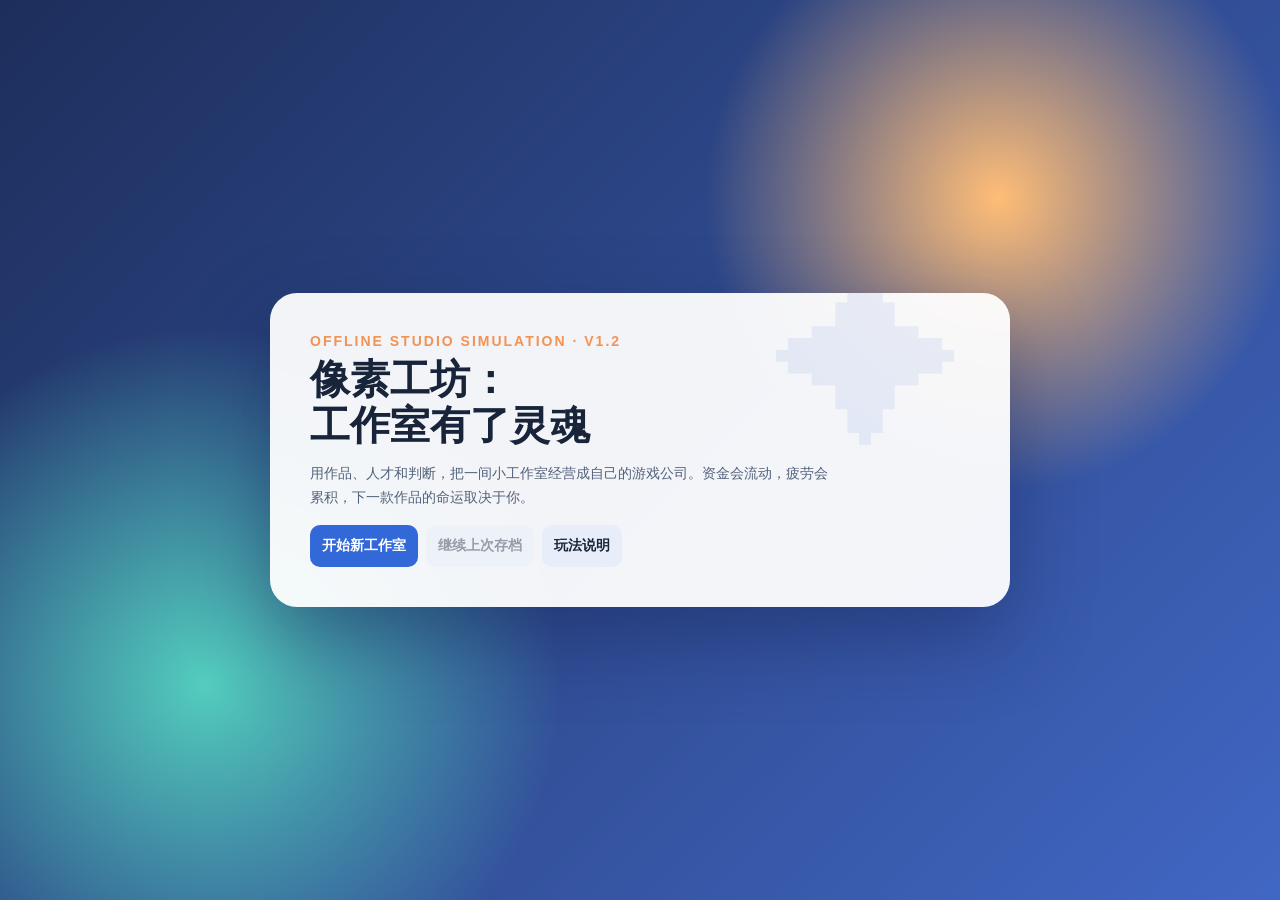
<file: 游戏库/03-模拟经营/开个游戏公司/开个游戏公司.V1.2备份.html>
<!doctype html><html lang="zh-CN"><head><meta charset="utf-8"><meta name="viewport" content="width=device-width,initial-scale=1,viewport-fit=cover"><title>像素工坊：工作室有了灵魂 V1.2</title><style>
:root{--ink:#17243a;--paper:#f4f7fb;--blue:#3268d8;--aqua:#2ab7a7;--orange:#f29354;--pink:#ee6881;--line:#dce4ef;--muted:#65748b;--shadow:0 10px 30px #27365716}*{box-sizing:border-box}body{margin:0;background:var(--paper);color:var(--ink);font:14px ui-rounded,"PingFang SC","Microsoft YaHei",sans-serif}button,input,select{font:inherit}button{min-height:40px;cursor:pointer;border:0;border-radius:10px;padding:8px 12px;background:#e7eef9;color:var(--ink);font-weight:800}button:hover{filter:brightness(.97)}button:disabled{opacity:.42;cursor:not-allowed}.primary{background:var(--blue);color:#fff}.orange{background:var(--orange);color:#fff}.danger{background:#fff0f1;color:#c33d59}.app{max-width:1440px;margin:auto;padding:14px}.top{height:65px;display:flex;align-items:center;gap:15px;padding:10px 14px;border:1px solid var(--line);border-radius:17px;background:#fff;box-shadow:var(--shadow);position:sticky;top:7px;z-index:4}.brand{display:flex;gap:9px;align-items:center;min-width:205px}.logo{width:38px;height:38px;border-radius:12px;background:linear-gradient(135deg,var(--orange),var(--pink));display:grid;place-items:center;color:#fff;font-size:20px}.brand b{display:block;font-size:16px}.brand small{display:block;color:var(--muted)}.clock{font-weight:900;color:var(--blue);white-space:nowrap}.trend{flex:1;color:var(--muted);white-space:nowrap;overflow:hidden;text-overflow:ellipsis}.speed{display:flex;gap:4px}.speed button{min-height:36px;padding:6px 9px}.speed button.active{background:var(--ink);color:#fff}.grid{display:grid;grid-template-columns:230px minmax(0,1fr) 290px;gap:14px;margin-top:14px}.card{background:#fff;border:1px solid var(--line);border-radius:16px;box-shadow:var(--shadow)}.side{padding:9px;height:max-content;position:sticky;top:84px}.nav{display:flex;align-items:center;width:100%;gap:9px;text-align:left;background:transparent;margin:2px 0}.nav.active{background:#eef4ff;color:var(--blue)}.nav em{font-style:normal;margin-left:auto;font-size:11px;background:#e7edf5;color:var(--muted);border-radius:9px;padding:2px 6px}.side hr{border:0;border-top:1px solid var(--line);margin:9px 0}.stats{display:grid;grid-template-columns:repeat(5,1fr);gap:9px;margin-bottom:14px}.stat{padding:11px 12px;min-height:75px}.stat label{font-size:12px;color:var(--muted)}.stat b{display:block;font-size:19px;margin:6px 0 2px;white-space:nowrap}.stat small{color:var(--aqua)}.section{padding:16px;margin-bottom:14px}.section h2{font-size:16px;margin:0 0 12px}.hero{background:linear-gradient(120deg,#1d3c75,#4974c9 53%,#f2975b);color:#fff;overflow:hidden;position:relative}.hero:after{content:"✦  ◆  ◼  ✦";font-size:38px;letter-spacing:17px;position:absolute;right:-7px;bottom:3px;color:#fff2}.hero p{line-height:1.6;max-width:600px;color:#e9f1ff;position:relative}.hero h1,.hero .actions{position:relative}.hero h1{font-size:24px;margin:0}.actions{display:flex;gap:8px;flex-wrap:wrap;margin-top:15px}.actions button{min-height:42px}.project-title{display:flex;align-items:center;gap:11px}.project-title .ico{font-size:29px}.project-title h3{margin:0}.project-title p{margin:3px 0;color:var(--muted)}.bar{height:10px;background:#e4ebf5;border-radius:99px;overflow:hidden;margin:11px 0 6px}.bar i{display:block;height:100%;background:linear-gradient(90deg,var(--aqua),#79d8c8);border-radius:99px}.meta{display:flex;justify-content:space-between;gap:10px;color:var(--muted);font-size:12px}.tag{display:inline-block;background:#edf2fa;color:#53647d;border-radius:99px;padding:3px 7px;font-size:11px;font-weight:800}.qualities{display:grid;grid-template-columns:repeat(4,1fr);gap:8px;margin-top:12px}.qualities div{background:#f5f7fb;border-radius:10px;padding:8px;text-align:center;color:var(--muted);font-size:11px}.qualities b{display:block;color:var(--ink);font-size:18px;margin-top:3px}.feed{padding:14px}.feed h3{font-size:15px;margin:0 0 8px}.feedlist{max-height:340px;overflow:auto}.news{border-bottom:1px solid #edf1f6;padding:9px 0;line-height:1.42}.news:last-child{border:0}.news b{display:block}.news small{color:var(--muted);font-size:11px}.warning{background:#fff9df;border-color:#f2dfa3}.warning h3{margin:0 0 7px}.warning p{margin:0 0 9px;line-height:1.55}.person{display:flex;gap:9px;align-items:center;border:1px solid var(--line);border-radius:12px;padding:10px;margin:8px 0}.avatar{height:40px;width:40px;border-radius:13px;display:grid;place-items:center;background:linear-gradient(135deg,#537fe0,#9a70d2);color:#fff;font-size:20px;flex:none}.person:nth-child(2n) .avatar{background:linear-gradient(135deg,#f08c5f,#e95e88)}.person main{min-width:0;flex:1}.person h3{font-size:14px;margin:0}.person p{margin:3px 0;color:var(--muted);font-size:12px;line-height:1.4}.person aside{text-align:right;color:var(--muted);font-size:12px}.energy{height:5px;background:#e5ebf4;border-radius:10px;overflow:hidden}.energy i{display:block;height:100%;background:var(--aqua)}.record{border:1px solid var(--line);border-radius:12px;padding:11px;margin:8px 0}.record p{font-size:12px;color:var(--muted);margin:5px 0}.record .row{display:flex;gap:10px;flex-wrap:wrap;font-size:12px}.empty{text-align:center;color:var(--muted);padding:23px 10px}.two{display:grid;grid-template-columns:1fr 1fr;gap:11px}.split{display:flex;align-items:center;gap:8px}.split .grow{flex:1}.upcoming{background:#f3f7ff;border-radius:10px;padding:10px;line-height:1.55;font-size:12px}.bottomnav{display:none}dialog{border:0;padding:0;width:min(700px,calc(100% - 24px));max-height:88vh;border-radius:18px;color:var(--ink);box-shadow:0 25px 80px #17243a60}dialog::backdrop{background:#17243a85;backdrop-filter:blur(3px)}.dhead{display:flex;justify-content:space-between;align-items:center;padding:17px 19px 13px;border-bottom:1px solid var(--line)}.dhead h2{font-size:18px;margin:0}.dbody{padding:15px 19px;max-height:64vh;overflow:auto}.dfoot{display:flex;gap:8px;justify-content:flex-end;padding:12px 19px;border-top:1px solid var(--line)}.form{display:grid;grid-template-columns:1fr 1fr;gap:11px}.field label{display:block;font-size:12px;font-weight:900;color:#51627c;margin-bottom:5px}.field input,.field select{width:100%;border:1px solid #d4dfec;border-radius:10px;padding:10px;background:#fff;color:var(--ink)}.hint{background:#eff5ff;color:#45618f;border-radius:10px;padding:10px 11px;line-height:1.5;font-size:12px;margin:12px 0}.picks{display:grid;grid-template-columns:1fr 1fr;gap:7px}.pick{border:1px solid var(--line);padding:8px;border-radius:10px;display:flex;gap:7px;align-items:center;font-size:12px}.pick.dim{opacity:.45}.pick small{display:block;color:var(--muted)}.job{border:1px solid var(--line);border-radius:12px;padding:11px;margin:8px 0}.job h3{margin:0 0 4px}.job p{color:var(--muted);font-size:12px;line-height:1.45;margin:4px 0}.report{width:min(780px,calc(100% - 14px));max-height:94vh}.report .dbody{max-height:76vh}.reporthero{background:linear-gradient(135deg,#213d76,#3868c9);color:#fff;padding:17px;border-radius:13px}.reporthero h1{margin:2px 0 5px;font-size:25px}.score{font-size:46px;font-weight:900;color:#ffe18a}.reportgrid{display:grid;grid-template-columns:repeat(3,1fr);gap:8px;margin:11px 0}.reportgrid div{background:#f4f7fb;padding:9px;border-radius:10px;font-size:12px;color:var(--muted)}.reportgrid b{display:block;color:var(--ink);font-size:16px;margin-top:3px}.quote{border-left:3px solid var(--orange);padding:7px 9px;margin:7px 0;background:#fff8f3;font-size:12px;line-height:1.45}.start{min-height:100vh;display:grid;place-items:center;padding:20px;background:radial-gradient(circle at 78% 22%,#ffbd76 0,transparent 24%),radial-gradient(circle at 16% 76%,#53cdbd 0,transparent 28%),linear-gradient(135deg,#1d2e5b,#4167c4)}.startcard{width:min(740px,100%);padding:40px;border-radius:27px;background:#fffffff0;box-shadow:0 30px 80px #14235470;position:relative;overflow:hidden}.startcard:after{content:"✦";position:absolute;right:6%;top:-35px;font-size:190px;color:#3267d815}.startcard h1{font-size:40px;line-height:1.15;margin:7px 0 12px;position:relative}.startcard p{max-width:520px;color:#52617a;line-height:1.7;position:relative}.eyebrow{font-weight:900;letter-spacing:2px;color:var(--orange);position:relative}.toast{position:fixed;z-index:30;left:50%;bottom:18px;transform:translate(-50%,80px);background:#17243a;color:#fff;border-radius:99px;padding:10px 15px;box-shadow:var(--shadow);transition:.25s}.toast.show{transform:translate(-50%,0)}.hidden{display:none!important}
@media(max-width:1050px){.grid{grid-template-columns:210px minmax(0,1fr)}.right{grid-column:1/-1;display:grid;grid-template-columns:1fr 1fr;gap:14px}.stats{grid-template-columns:repeat(3,1fr)}.feed{max-height:330px}.feedlist{max-height:245px}}@media(max-width:720px){body{font-size:13px;padding-bottom:76px}.app{padding:8px}.top{height:64px;padding:8px 9px;gap:5px;border-radius:14px}.brand{min-width:0;flex:none}.brand small{display:none}.brand b{font-size:14px;white-space:nowrap}.logo{height:34px;width:34px}.clock{margin-left:auto;font-size:11px}.trend{display:none}.speed{gap:3px}.speed button{min-height:44px;padding:5px 7px;font-size:11px}.grid{display:block;margin-top:9px}.side{display:none}.stats{grid-template-columns:1fr 1fr;gap:7px;margin-bottom:9px}.stat{min-height:66px;padding:9px}.stat:nth-child(5){grid-column:span 2}.stat b{font-size:17px}.section{padding:13px;margin-bottom:9px}.hero h1{font-size:21px}.hero p{margin:7px 0}.actions{margin-top:12px;gap:6px}.actions button{min-height:44px;padding:8px 10px}.right{display:block}.right>*{margin-bottom:9px}.qualities{grid-template-columns:1fr 1fr}.bottomnav{position:fixed;display:flex;z-index:8;bottom:0;left:0;right:0;height:68px;background:#fffffff5;backdrop-filter:blur(8px);border-top:1px solid var(--line);justify-content:space-around;padding:5px calc(4px + env(safe-area-inset-right)) calc(5px + env(safe-area-inset-bottom)) calc(4px + env(safe-area-inset-left))}.bottomnav button{min-height:48px;flex:1;background:transparent;font-size:11px;padding:3px;color:var(--muted)}.bottomnav button.active{color:var(--blue);background:#eef4ff}.form{grid-template-columns:1fr}.picks{grid-template-columns:1fr}.two{grid-template-columns:1fr}.dhead{padding:14px 15px 11px}.dbody{padding:13px 15px;max-height:66vh}.dfoot{position:sticky;bottom:0;background:#fff;padding:10px 15px}.dfoot button{min-height:44px}.report{width:100%;height:100%;max-height:100%;border-radius:0}.report .dbody{max-height:calc(100vh - 145px)}.reportgrid{grid-template-columns:1fr 1fr}.startcard{padding:29px 22px;border-radius:21px}.startcard h1{font-size:31px}}@media(max-width:360px){.brand{gap:0}.brand b{display:none}.clock{font-size:10px}.speed button{min-width:34px;padding:5px 3px}}
.studio-home{display:grid;grid-template-columns:minmax(0,1.55fr) minmax(260px,.72fr);gap:14px}.office-card{padding:0;overflow:hidden;background:#172847;border-color:#213c66}.office-head{display:flex;justify-content:space-between;align-items:center;padding:12px 14px;background:#fff;color:var(--ink)}.office-head b{font-size:15px}.office-head small{color:var(--muted)}#officeCanvas{display:block;width:100%;height:auto;image-rendering:pixelated;image-rendering:crisp-edges;cursor:pointer;background:#253f6b}.scene-note{padding:8px 14px;background:#1b3155;color:#dbeaff;font-size:12px}.scene-note b{color:#ffe49a}.scene-actions{display:grid;grid-template-columns:repeat(5,1fr);gap:7px;margin-top:12px}.scene-actions button{min-height:46px;font-size:12px;padding:6px}.project-rail{display:grid;gap:10px;align-content:start}.mini-panel{padding:13px}.mini-panel h3{margin:0 0 8px;font-size:14px}.compact-stat{display:grid;grid-template-columns:1fr 1fr;gap:7px}.compact-stat div{border-radius:9px;background:#f3f6fb;padding:8px;color:var(--muted);font-size:11px}.compact-stat b{display:block;font-size:16px;color:var(--ink);margin-top:2px}.facility-grid{display:grid;grid-template-columns:repeat(2,1fr);gap:8px}.facility{border:1px solid var(--line);border-radius:10px;padding:9px}.facility b{display:block}.facility small{display:block;color:var(--muted);line-height:1.4;margin:3px 0 7px}.person-card{display:grid;grid-template-columns:68px 1fr;gap:12px}.pixel-portrait{height:68px;width:68px;background:linear-gradient(135deg,#f19761,#916ed2);border-radius:13px;display:grid;place-items:center;color:#fff;font-size:28px}.choice{border:1px solid var(--line);border-radius:11px;padding:10px;margin:8px 0}.choice h3{margin:0 0 4px;font-size:14px}.choice p{margin:0 0 8px;font-size:12px;color:var(--muted);line-height:1.45}.decision-scene{background:#203c70;color:#fff;border-radius:12px;padding:11px;font-size:12px;line-height:1.5}.decision-scene b{color:#ffe094}.facility-mark{display:inline-block;background:#edf3ff;color:#4169ba;border-radius:8px;padding:4px 6px;font-size:11px;margin:2px}.profile-line{font-size:12px;line-height:1.6;color:var(--muted)}.profile-line b{color:var(--ink)}@media(max-width:720px){.studio-home{display:block}.office-card{margin-bottom:9px}.office-head{padding:10px 11px}.scene-actions{grid-template-columns:repeat(3,1fr)}.scene-actions button{min-height:44px}.project-rail{display:grid;grid-template-columns:1fr 1fr;gap:8px}.project-rail .wide{grid-column:1/-1}.compact-stat{grid-template-columns:1fr 1fr}.facility-grid{grid-template-columns:1fr}.person-card{grid-template-columns:56px 1fr}.pixel-portrait{height:56px;width:56px}.stats{display:flex;overflow:auto;scroll-snap-type:x mandatory;padding-bottom:3px}.stat{min-width:116px;scroll-snap-align:start}.stat:nth-child(5){grid-column:auto}.office-card{border-radius:14px}}
</style></head><body>
<section id="start" class="start"><main class="startcard"><div class="eyebrow">OFFLINE STUDIO SIMULATION · V1.2</div><h1>像素工坊：<br>工作室有了灵魂</h1><p>用作品、人才和判断，把一间小工作室经营成自己的游戏公司。资金会流动，疲劳会累积，下一款作品的命运取决于你。</p><div class="actions"><button class="primary" onclick="newGame()">开始新工作室</button><button id="continue" onclick="continueGame()">继续上次存档</button><button onclick="openHelp()">玩法说明</button></div></main></section>
<div id="game" class="app hidden"><header class="top"><div class="brand"><div class="logo">◆</div><div><b id="company">像素工坊</b><small id="office">小型出租办公室</small></div></div><div id="clock" class="clock"></div><div id="trendline" class="trend"></div><div class="speed"><button data-s="0" onclick="setSpeed(0)">Ⅱ</button><button data-s="1" onclick="setSpeed(1)">1×</button><button data-s="2" onclick="setSpeed(2)">2×</button><button data-s="4" onclick="setSpeed(4)">4×</button></div></header><div class="grid"><aside class="card side"><button class="nav active" data-page="home" onclick="page('home')">⌂ 总览</button><button class="nav" data-page="team" onclick="page('team')">♟ 团队 <em id="teamnum"></em></button><button class="nav" data-page="market" onclick="page('market')">◈ 市场</button><button class="nav" data-page="history" onclick="page('history')">▤ 历史</button><button class="nav" data-page="research" onclick="page('research')">⚗ 研发</button><hr><button onclick="manualSave()">保存进度</button><button class="danger" onclick="deleteSave()">删除存档</button></aside><main><div id="page-home"></div><div id="page-team" class="hidden"></div><div id="page-market" class="hidden"></div><div id="page-history" class="hidden"></div><div id="page-research" class="hidden"></div></main><aside class="right"><section id="alert" class="card warning hidden"></section><section class="card feed"><h3>行业快讯</h3><div id="news" class="feedlist"></div></section></aside></div><nav class="bottomnav"><button data-page="home" class="active" onclick="page('home')">⌂<br>总览</button><button data-page="team" onclick="page('team')">♟<br>团队</button><button data-page="market" onclick="page('market')">◈<br>市场</button><button data-page="history" onclick="page('history')">▤<br>历史</button><button data-page="research" onclick="page('research')">⚗<br>研发</button></nav></div>
<dialog id="projectDialog"><div class="dhead"><h2>立项：做一款新游戏</h2><button onclick="closeModal('projectDialog')">×</button></div><div class="dbody"><div class="form"><div class="field"><label>作品名称</label><input id="pname" maxlength="18" placeholder="例如：月面信使"></div><div class="field"><label>项目规模</label><select id="psize" onchange="previewProject()"><option value="small">小型游戏 · 低风险</option><option value="normal">普通游戏 · 平衡</option><option value="large">大型游戏 · 高投入</option></select></div><div class="field"><label>游戏类型</label><select id="pgenre" onchange="previewProject()"></select></div><div class="field"><label>游戏题材</label><select id="ptheme" onchange="previewProject()"></select></div><div class="field"><label>首发平台</label><select id="pplatform" onchange="previewProject()"></select></div><div class="field"><label>营销投入</label><select id="pmarketing" onchange="previewProject()"><option value="0">克制宣传 · ¥0</option><option value="45000">小范围预热 · ¥4.5万</option><option value="110000">媒体投放 · ¥11万</option></select></div></div><div id="projectPreview" class="hint"></div><div class="field"><label>项目团队（2—3 人）</label><div id="projectPicks" class="picks"></div></div></div><div class="dfoot"><button onclick="closeModal('projectDialog')">再想想</button><button class="primary" onclick="startProject()">确认立项</button></div></dialog>
<dialog id="recruitDialog"><div class="dhead"><h2>招聘候选人</h2><button onclick="closeModal('recruitDialog')">×</button></div><div class="dbody"><div class="field"><label>招聘渠道</label><select id="channel" onchange="drawCandidates()"><option value="local">本地招聘 · ¥1.2万</option><option value="web">人才网站 · ¥4万</option><option value="headhunt">猎头招聘 · ¥10万</option></select></div><div id="candidates"></div></div><div class="dfoot"><button onclick="closeModal('recruitDialog')">关闭</button></div></dialog>
<dialog id="outsourceDialog"><div class="dhead"><h2>选择外包工作</h2><button onclick="closeModal('outsourceDialog')">×</button></div><div class="dbody"><p id="outsourceCooldown" class="hint"></p><div id="jobs"></div></div><div class="dfoot"><button onclick="closeModal('outsourceDialog')">关闭</button></div></dialog>
<dialog id="trainDialog"><div class="dhead"><h2 id="trainTitle">员工安排</h2><button onclick="closeModal('trainDialog')">×</button></div><div class="dbody"><p id="trainDetail" class="hint"></p><div class="actions"><button onclick="scheduleTraining('code')">程序培训 · ¥2.5万</button><button onclick="scheduleTraining('art')">美术培训 · ¥2.5万</button><button onclick="scheduleTraining('music')">音乐培训 · ¥2.5万</button><button onclick="scheduleTraining('idea')">创意培训 · ¥2.5万</button><button class="orange" onclick="scheduleRest()">休息一周 · 免费</button></div></div><div class="dfoot"><button onclick="closeModal('trainDialog')">关闭</button></div></dialog>
<dialog id="helpDialog"><div class="dhead"><h2>经营说明</h2><button onclick="closeModal('helpDialog')">×</button></div><div class="dbody"><p>每一周都会结算工资、项目进度、体力和在售游戏。暂停不会产生任何收入、进度或恢复。</p><p>立项时看团队覆盖、市场阶段、平台与预算；发行后立即得到首周战报。外包能救急，但有周期、质量要求和冷却。</p><p>体力低于 60 会降低效率；低于 15 有职业倦怠风险。主动休息是经营的一部分。</p></div><div class="dfoot"><button class="primary" onclick="closeModal('helpDialog')">明白了</button></div></dialog>
<dialog id="eventDialog"><div class="dhead"><h2 id="eventTitle">行业事件</h2></div><div class="dbody"><p id="eventText" class="hint"></p></div><div class="dfoot"><button onclick="resolveEvent(false)">婉拒</button><button class="primary" onclick="resolveEvent(true)">接受</button></div></dialog>
<dialog id="crisisDialog"><div class="dhead"><h2>公司危机</h2></div><div class="dbody"><p id="crisisText" class="hint"></p><p>第一次资金跌破 0 不会立刻结束，但连续 8 周为负或负债低于 ¥500,000 将判定破产。</p><div class="actions"><button class="primary" onclick="takeLoan()">短期贷款 ¥300,000<br><small>48 周后偿还 ¥360,000</small></button><button class="orange" onclick="crisisOutsource()">寻找紧急外包</button><button onclick="pauseProjectForCrisis()">暂停当前项目</button><button onclick="continueCrisis()">继续经营</button></div></div></dialog>
<dialog id="reportDialog" class="report"><div class="dhead"><h2>发行战报</h2></div><div id="reportBody" class="dbody"></div><div class="dfoot"><button class="primary" onclick="closeReport()">收下战报</button></div></dialog>
<dialog id="gameoverDialog"><div class="dhead"><h2>工作室停止营业</h2></div><div class="dbody"><p class="hint">资金链已无法维持。下一次创业会更有经验。</p></div><div class="dfoot"><button class="primary" onclick="newGame()">重新创业</button><button onclick="showStart()">返回标题</button></div></dialog><dialog id="facilityDialog"><div class="dhead"><h2>工作室设施</h2><button onclick="closeModal('facilityDialog')">×</button></div><div id="facilityBody" class="dbody"></div><div class="dfoot"><button onclick="closeModal('facilityDialog')">完成</button></div></dialog><dialog id="personDialog"><div class="dhead"><h2>员工档案</h2><button onclick="closeModal('personDialog')">×</button></div><div id="personBody" class="dbody"></div><div class="dfoot"><button onclick="closeModal('personDialog')">关闭</button></div></dialog><dialog id="decisionDialog"><div class="dhead"><h2 id="decisionTitle">开发抉择</h2></div><div id="decisionBody" class="dbody"></div><div class="dfoot"><button onclick="skipDecision()">暂不决定</button></div></dialog><div id="toast" class="toast"></div>
<script>
const KEY='pixelWorkshop_v1',V='1.1';const genres=['RPG','动作','模拟','策略','冒险','射击','益智','经营'];const themes=['幻想','侦探','太空','城市','机器人','料理','学校','战争'];const platforms=[{n:'Pocket-1',fee:18000,users:52,share:.28},{n:'PC',fee:0,users:39,share:.22},{n:'NovaBox',fee:70000,users:74,share:.3}];const offices=[{name:'小型出租办公室',cap:4,rent:24000,need:1,cost:0},{name:'明亮工作室',cap:7,rent:60000,need:2,cost:680000},{name:'创意办公层',cap:11,rent:135000,need:3,cost:2500000},{name:'星港总部',cap:18,rent:300000,need:4,cost:7900000}];const roles={programmer:['程序','🧑‍💻','code'],artist:['美术','🎨','art'],planner:['策划','🗺️','idea'],musician:['音乐','🎹','music'],producer:['制作人','🎬','idea']};const names=['林晨','周可','沈遥','程野','叶澄','孟希','许墨','唐果','白屿','苏晚','郭岩','陆宁'];let S=null,speed=1,timer=null,candidates=[],activeStaff=null,modalState=null;
const rnd=(a,b)=>Math.floor(Math.random()*(b-a+1))+a,clamp=(n,a,b)=>Math.max(a,Math.min(b,n)),money=n=>'¥'+Math.round(n).toLocaleString('zh-CN'),date=()=>`${S.year}.${S.month} · 第 ${S.week} 周`;
function staff(name,role,lvl=1){let q={code:rnd(24,40),art:rnd(18,36),music:rnd(15,33),idea:rnd(22,40)};q[roles[role][2]]+=20;if(role==='producer')Object.keys(q).forEach(k=>q[k]+=7);return{id:Math.floor(Date.now()+Math.random()*1e6),name,role,lvl,salary:rnd(11000,15500)*lvl,energy:100,xp:0,stats:q,status:null,creativity:0}}
function fresh(){return{version:V,company:'像素工坊',year:2028,month:1,week:1,money:1180000,fame:4,fans:90,rp:8,level:1,office:0,staff:[staff('林晨','programmer'),staff('周可','artist'),staff('沈遥','planner')],project:null,outsource:null,outsourceCooldown:0,games:[],sales:[],news:[],trend:newTrend(),loans:[],crisis:{negativeWeeks:0,seen:false},event:null,unlocked:{genres:genres.slice(0,6),themes:themes.slice(0,6)},modal:null}}
function newTrend(){let category=['genre','theme','platform'][rnd(0,2)],pool=category==='genre'?genres:category==='theme'?themes:platforms.map(x=>x.n);return{category,name:pool[rnd(0,pool.length-1)],stage:'升温期',weeks:8}}
function addNews(type,text,ref=''){S.news.unshift({year:S.year,month:S.month,week:S.week,type,text,ref});S.news=S.news.slice(0,32)}
function save(){if(S){S.version=V;localStorage.setItem(KEY,JSON.stringify(S))}}function rawLoad(){try{return JSON.parse(localStorage.getItem(KEY))}catch{return null}}
function migrate(raw){if(!raw||typeof raw!=='object')throw Error('empty');if(raw.version===V)return raw;let old=JSON.parse(JSON.stringify(raw)),x={...fresh(),...raw,version:V};x.staff=(raw.staff||[]).map(e=>({...staff(e.name||'未命名员工',e.role||'planner',e.lvl||1),...e,status:e.status||null,creativity:e.creativity||0,energy:clamp(e.energy??100,0,100),xp:e.xp||0}));x.news=(raw.news||[]).map(n=>({year:n.year??raw.year??2028,month:n.month??raw.month??1,week:n.week??raw.week??1,type:n.type||n.t||'旧记录',text:n.text||n.x||'',ref:n.ref||''}));x.trend=raw.trend?.category?raw.trend:newTrend();if(raw.project){let p=raw.project;x.project={...p,phase:p.phase||0,phases:p.phases||['企划','程序开发','美术制作','音乐制作'],stage:p.stage||'dev',team:p.team||[],finance:p.finance||{base:p.baseCost||0,platform:0,marketing:p.marketing||0,wages:0,debug:0,events:0,total:p.cost||p.baseCost||0},startTrend:x.trend,paused:!!p.paused}}x.outsource=raw.outsource||null;x.outsourceCooldown=raw.outsourceCooldown||0;x.crisis=raw.crisis||{negativeWeeks:0,seen:false};x.event=null;localStorage.setItem(KEY+'_legacy_'+Date.now(),JSON.stringify(old));return x}
function load(){let r=rawLoad();if(!r)return null;try{return migrate(r)}catch(e){localStorage.setItem(KEY+'_legacy_'+Date.now(),JSON.stringify(r));setTimeout(()=>toast('旧存档无法升级，原始存档已保留。'),100);return null}}
function checkContinue(){document.getElementById('continue').disabled=!rawLoad()}function newGame(){S=fresh();addNews('开业','像素工坊在一间小办公室亮起第一盏灯。');save();showGame()}function continueGame(){let v=load();if(!v){toast('没有可用的存档。');return}S=v;save();showGame()}function showGame(){document.getElementById('start').classList.add('hidden');document.getElementById('game').classList.remove('hidden');speed=S.project?.stage==='debug'||(S.crisis?.seen&&S.money<0)?0:1;clearInterval(timer);timer=setInterval(()=>{if(speed>0&&!hasOpenModal())advanceWeek(speed)},1000);render()}function showStart(){clearInterval(timer);document.getElementById('game').classList.add('hidden');document.getElementById('start').classList.remove('hidden');checkContinue()}function deleteSave(){if(confirm('确定删除当前存档？')){localStorage.removeItem(KEY);S=null;showStart()}}function manualSave(){save();toast('进度已保存到本机。')}
function hasOpenModal(){return[...document.querySelectorAll('dialog')].some(x=>x.open)}function setSpeed(n){speed=n;document.querySelectorAll('[data-s]').forEach(x=>x.classList.toggle('active',+x.dataset.s===n));}function pauseFor(reason,major=false){if(!modalState)modalState={speed,reason,major};setSpeed(0)}function openModal(id,major=false){pauseFor(id,major);document.getElementById(id).showModal()}function closeModal(id){let d=document.getElementById(id);if(d.open)d.close();if(modalState&&modalState.reason===id&&!modalState.major){let old=modalState.speed;modalState=null;setSpeed(old)}else if(modalState&&modalState.reason===id){modalState=null}}
function advanceWeek(times=1){for(let i=0;i<times;i++){if(hasOpenModal()||speed===0)break;S.week++;if(S.week>4){S.week=1;S.month++;if(S.month>12){S.month=1;S.year++;annualAwards()}}weeklyPayroll();processStaff();processProject();processOutsource();processSales();processLoans();progressTrend();financialRisk();maybeEvent();if(hasOpenModal()||speed===0)break;}save();render()}
function weeklyPayroll(){let total=0;S.staff.forEach(e=>{let w=e.salary/4;total+=w;if(S.project?.team.includes(e.id)&&!S.project.paused){S.project.finance.wages+=w;S.project.finance.total+=w}});S.money-=total;if(S.week===1)addNews('月度财务',`本月起始扣除房租 ${money(offices[S.office].rent)}；员工工资按周结算。`);if(S.week===1)S.money-=offices[S.office].rent}
function effect(e){return e.energy>=60?1:e.energy>=35?.9:e.energy>=15?.75:.55}function processStaff(){S.staff.forEach(e=>{if(!e.status){e.energy=clamp(e.energy+18,0,100);return}if(e.status.kind==='rest'){e.status.weeks--;e.energy=clamp(e.energy+35,0,100);if(e.status.weeks<=0){e.status=null;addNews('休息结束',`${e.name} 恢复了精神。`,e.name)}}else if(e.status.kind==='train'){e.status.weeks--;e.energy=clamp(e.energy-8,0,100);if(e.status.weeks<=0){e.stats[e.status.key]+=rnd(4,7);e.xp+=1;addNews('培训完成',`${e.name} 的${labelKey(e.status.key)}能力提升。`,e.name);e.status=null}}});let danger=S.staff.find(e=>e.energy<15&&!e.status?.warned);if(danger&&!hasOpenModal()){danger.status={...(danger.status||{}),warned:true};pauseFor('fatigue',true);document.getElementById('alert').classList.remove('hidden');document.getElementById('alert').innerHTML=`<h3>体力危险：${danger.name}</h3><p>${danger.name} 的体力低于 15。继续赶工会显著降低发挥并提高 Bug 风险。</p><button class="orange" onclick="emergencyRest(${danger.id})">暂停项目并休息</button><button onclick="dismissAlert()">我知道了</button>`}}
function labelKey(k){return({code:'程序',art:'美术',music:'音乐',idea:'创意'})[k]}function processProject(){let p=S.project;if(!p||p.paused||p.stage==='debug')return;let phase=p.phases[p.phase],key=phase==='程序开发'?'code':phase==='美术制作'?'art':phase==='音乐制作'?'music':'idea',team=p.team.map(id=>S.staff.find(x=>x.id===id)).filter(Boolean);let power=team.reduce((a,e)=>a+e.stats[key]*effect(e),0),low=team.some(e=>e.energy<35);p.progress+=power/2;p.quality[key]+=power/20;team.forEach(e=>{e.energy=clamp(e.energy-rnd(3,5),0,100);e.xp++;if(e.xp>=8){e.xp=0;e.lvl++;Object.keys(e.stats).forEach(k=>e.stats[k]+=rnd(2,4));addNews('员工成长',`${e.name} 升至 Lv.${e.lvl}。`,e.name)}});p.bugs+=Math.random()<(low?.45:.18)?rnd(1,3):0;if(Math.random()<.08)projectEvent(p,team);if(p.progress>=100){p.progress=0;p.phase++;if(p.phase>=p.phases.length){p.stage='debug';p.bugs+=rnd(3,8);addNews('开发完成',`《${p.name}》进入调试，发现 ${p.bugs} 个 Bug。`,p.name);pauseFor('debug',true);toast('项目进入调试：请决定继续打磨还是发行。')}else addNews('阶段完成',`《${p.name}》完成${phase}，进入${p.phases[p.phase]}。`,p.name)}}
function projectEvent(p,team){let es=[['灵感闪现',()=>{p.quality.idea+=7;return'发现新的玩法灵感。'}],['返工问题',()=>{p.bugs+=4;p.progress=Math.max(0,p.progress-12);p.finance.events+=18000;p.finance.total+=18000;S.money-=18000;return'返工支出 ¥18,000。'}],['配合默契',()=>{p.progress+=12;return'团队配合让进度跃升。'}]];let e=es[rnd(0,es.length-1)];addNews(e[0],`《${p.name}》：${e[1]()}`,p.name)}
const jobDefs=[{id:'art',name:'小型美术单',weeks:2,min:1,max:2,minPay:80000,maxPay:120000,drain:[5,6],need:'art',risk:0},{id:'custom',name:'商业定制单',weeks:3,min:2,max:3,minPay:150000,maxPay:230000,drain:[5,7],need:'idea',risk:.18},{id:'urgent',name:'紧急救火单',weeks:2,min:3,max:3,minPay:220000,maxPay:300000,drain:[7,8],need:'code',risk:.28}];
function openOutsource(filter=''){openModal('outsourceDialog');document.getElementById('outsourceCooldown').textContent=S.outsource?'已有外包正在执行。':S.outsourceCooldown?`团队还需冷却 ${S.outsourceCooldown} 周，暂不能接新外包。`:'外包会占用员工并产生疲劳；连续接单会损失团队创意。';document.getElementById('jobs').innerHTML=jobDefs.filter(j=>!filter||j.id===filter).map(j=>`<div class="job"><h3>${j.name} <span class="tag">${j.weeks} 周 · ${j.min}—${j.max} 人</span></h3><p>预期收入 ${money(j.minPay)}—${money(j.maxPay)}。${j.risk?'达不到质量要求可能少结算。':'风险低，适合保底。'}</p><button ${S.outsource||S.outsourceCooldown?'disabled':''} onclick="selectJob('${j.id}')">安排人员</button></div>`).join('')}
function selectJob(id){let j=jobDefs.find(x=>x.id===id),free=S.staff.filter(e=>!e.status&&!S.project?.team.includes(e.id));if(free.length<j.min){toast('可安排的空闲员工不足。');return}let picks=free.map((e,i)=>`<label class="pick"><input type="checkbox" value="${e.id}" ${i<j.max?'checked':''}>${e.name}<small>${roles[e.role][0]} · 体力 ${e.energy}</small></label>`).join('');document.getElementById('jobs').innerHTML=`<div class="hint">选择 ${j.min}—${j.max} 名空闲员工，项目完成后自动结算。</div><div class="picks">${picks}</div><div class="actions"><button class="primary" onclick="startOutsource('${id}')">确认接单</button></div>`}
function startOutsource(id){let j=jobDefs.find(x=>x.id===id),ids=[...document.querySelectorAll('#jobs input:checked')].map(x=>+x.value);if(ids.length<j.min||ids.length>j.max){toast(`请选择 ${j.min}—${j.max} 人。`);return}S.outsource={id,team:ids,weeksLeft:j.weeks,totalWeeks:j.weeks,quality:0};ids.forEach(i=>S.staff.find(e=>e.id===i).status={kind:'outsource',job:id});addNews('接下外包',`${j.name} 开始执行，预计 ${j.weeks} 周后结算。`,j.name);closeModal('outsourceDialog');save();render()}
function processOutsource(){if(S.outsourceCooldown)S.outsourceCooldown--;let o=S.outsource;if(!o)return;let j=jobDefs.find(x=>x.id===o.id),team=o.team.map(i=>S.staff.find(e=>e.id===i));o.weeksLeft--;o.quality+=team.reduce((a,e)=>a+e.stats[j.need]*effect(e),0)/team.length;team.forEach(e=>{e.energy=clamp(e.energy-rnd(j.drain[0],j.drain[1]),0,100);e.creativity-=2});if(o.weeksLeft<=0){let average=o.quality/o.totalWeeks,ratio=average>=42?1:average>=33?rnd(70,90)/100:rnd(70,90)/100;let income=Math.round(rnd(j.minPay,j.maxPay)*ratio);S.money+=income;team.forEach(e=>e.status=null);S.outsource=null;S.outsourceCooldown=2;addNews('外包结算',`${j.name} 完成，质量 ${Math.round(average)}，到账 ${money(income)}。`,j.name);toast(`外包结算：${money(income)}。`)}}
function fitInfo(g,t,platform){let best=[['RPG','幻想'],['策略','战争'],['模拟','城市'],['冒险','侦探'],['动作','机器人'],['经营','料理']],score=best.some(x=>x[0]===g&&x[1]===t)?1.18:.96;let tr=S.trend,match=(tr.category==='genre'&&tr.name===g)||(tr.category==='theme'&&tr.name===t)||(tr.category==='platform'&&tr.name===platform);return{score,match,label:score>=1.15?'非常契合':score>=1?'比较契合':'存在风险'}}function trendFactor(p){let t=S.trend,match=(t.category==='genre'&&t.name===p.genre)||(t.category==='theme'&&t.name===p.theme)||(t.category==='platform'&&t.name===p.platform);if(!match)return 1;return t.stage==='热门期'?1.22:t.stage==='升温期'?1.1:1.04}function progressTrend(){S.trend.weeks--;if(S.trend.weeks>0)return;if(S.trend.stage==='升温期'){S.trend.stage='热门期';S.trend.weeks=8}else if(S.trend.stage==='热门期'){S.trend.stage='降温期';S.trend.weeks=8}else{S.trend=newTrend()}addNews('市场风向',`${S.trend.name}${trendLabel(S.trend.category)}进入${S.trend.stage}。`,S.trend.name)}function trendLabel(c){return c==='genre'?'玩法':c==='theme'?'题材':'平台'}
function processSales(){S.sales.forEach(s=>{if(s.weekIndex>=s.weights.length)return;let gross=Math.round(s.targetGross*s.weights[s.weekIndex]*(.97+Math.random()*.06));applySale(s,gross);s.weekIndex++});S.sales=S.sales.filter(x=>x.weekIndex<x.weights.length)}function applySale(s,gross){let g=S.games.find(x=>x.id===s.gameId),plat=platforms.find(x=>x.n===g.platform),cut=Math.round(gross*plat.share),net=gross-cut,units=Math.max(1,Math.round(gross/g.price));g.gross+=gross;g.platformCut+=cut;g.netRevenue+=net;g.units+=units;g.profit=g.netRevenue-g.finance.total;S.money+=net}function scoreRatio(score){let range=score<5?[.3,.7]:score<6?[.6,1]:score<7?[.9,1.5]:score<8?[1.5,2.5]:score<9?[2.5,4.5]:[4,8];return range[0]+Math.random()*(range[1]-range[0])}
function debugProject(polish=false){let p=S.project;if(!p||p.stage!=='debug')return;let cost=polish?85000:36000;if(S.money<cost){toast('资金不足，无法继续调试。');return}S.money-=cost;p.finance.debug+=cost;p.finance.total+=cost;p.bugs=Math.max(0,p.bugs-(polish?rnd(5,9):rnd(7,13)));if(polish)Object.keys(p.quality).forEach(k=>p.quality[k]+=rnd(2,5));addNews(polish?'持续打磨':'集中调试',`《${p.name}》剩余 ${p.bugs} 个 Bug。`,p.name);save();render()}
function releaseProject(){let p=S.project;if(!p||p.stage!=='debug')return;let qa=Object.values(p.quality).reduce((a,b)=>a+b,0)/4,fi=fitInfo(p.genre,p.theme,p.platform),market=trendFactor(p);let score=clamp(5.5+qa/13+(fi.score-1)*2.3+(market-1)*1.4+S.fame*.04-p.bugs*.075+(Math.random()-.5)*.7,1,10);score=Math.round(score*10)/10;let plat=platforms.find(x=>x.n===p.platform),ratio=scoreRatio(score)*market,expectedNet=p.finance.total*ratio,targetGross=expectedNet/(1-plat.share),id=Date.now();let game={...p,id,score,release:date(),price:p.size==='small'?49:p.size==='large'?168:98,gross:0,platformCut:0,netRevenue:0,profit:-p.finance.total,units:0,market,ratio};S.games.unshift(game);let sale={gameId:id,targetGross,weekIndex:0,weights:score<5?[.3,.23,.16,.1,.07,.05,.03,.025,.02,.01,.005]:[.3,.19,.13,.09,.07,.06,.05,.04,.03,.02,.015,.005]};applySale(sale,Math.round(targetGross*sale.weights[0]));sale.weekIndex=1;S.sales.push(sale);S.fans+=Math.round(score*30);S.fame+=score>=8?3:score>=6?1:0;S.rp+=Math.max(2,Math.round(score));S.level=1+Math.floor((S.fame+S.games.length*2)/13);addNews('正式发行',`《${p.name}》以 ${score.toFixed(1)} 分发行，首周销售已结算。`,p.name);p.team.forEach(i=>{let e=S.staff.find(x=>x.id===i);if(e?.status?.kind==='project')e.status=null});S.project=null;showReport(game,fi);save();render()}
function comments(g,fi){let q=g.quality,a=[];a.push(q.idea>=Math.max(q.code,q.art,q.music)?'“很久没有见过这么大胆的玩法。”':q.art<Math.min(q.code,q.music,q.idea)?'“美术表现拖累了第一印象。”':'“它有着可靠且完整的基本功。”');a.push(g.bugs>=10?'“好作品，但首发版本明显缺少打磨。”':fi.score>=1.15?'“它精准抓住了当前玩家的兴趣。”':'“方向不算讨巧，但团队把它做出了自己的味道。”');a.push(g.score>=7.5?'“这家小工作室值得被记住。”':g.score<5?'“有想法，可惜执行没有跟上。”':'“虽不惊艳，但已值得一玩。”');return a}function showReport(g,fi){pauseFor('report',true);let weak=Object.entries(g.quality).sort((a,b)=>a[1]-b[1])[0],strong=Object.entries(g.quality).sort((a,b)=>b[1]-a[1])[0],labels={code:'趣味',art:'画面',music:'音乐',idea:'创意'},cost=g.finance.total,recovery=Math.round(g.netRevenue/cost*100),record=!S.games.slice(1).some(x=>x.score>=g.score);document.getElementById('reportBody').innerHTML=`<section class="reporthero"><small>《${g.name}》正式发行</small><div class="split"><div class="grow"><h1>${g.score.toFixed(1)} 分</h1><p>${g.genre} · ${g.theme} · ${g.platform}</p></div><b class="score">${g.score.toFixed(1)}</b></div></section><div class="reportgrid"><div>首周销量<b>${g.units.toLocaleString()}</b></div><div>首周净收入<b>${money(g.netRevenue)}</b></div><div>总制作成本<b>${money(cost)}</b></div><div>平台分成<b>${money(g.platformCut)}</b></div><div>当前利润<b>${money(g.profit)}</b></div><div>回本进度<b>${recovery}%</b></div></div><h3>媒体与玩家短评</h3>${comments(g,fi).map(x=>`<div class="quote">${x}</div>`).join('')}<div class="hint">最强项：${labels[strong[0]]} · 最弱项：${labels[weak[0]]}<br>市场匹配：${fi.label}${g.market>1?'，并赶上了趋势加成。':'。'} · Bug 扣分：-${(g.bugs*.09).toFixed(1)} 分${record?' · 刷新公司评分纪录！':''}</div>`;document.getElementById('reportDialog').showModal()}function closeReport(){document.getElementById('reportDialog').close();modalState=null;setSpeed(0);save();render()}
function processLoans(){S.loans.forEach(x=>x.weeks--);let due=S.loans.filter(x=>x.weeks<=0);due.forEach(x=>{S.money-=x.repay;addNews('贷款到期',`偿还短期贷款 ${money(x.repay)}。`)});S.loans=S.loans.filter(x=>x.weeks>0)}function financialRisk(){if(S.money<0){S.crisis.negativeWeeks++;if(!S.crisis.seen&&!hasOpenModal()){S.crisis.seen=true;showCrisis()}if(S.crisis.negativeWeeks>=8||S.money<=-500000)gameOver()}else S.crisis.negativeWeeks=0}function showCrisis(){pauseFor('crisis',true);document.getElementById('crisisText').textContent=`当前资金 ${money(S.money)}。你的工作室需要立刻采取行动。`;document.getElementById('crisisDialog').showModal()}function takeLoan(){S.money+=300000;S.loans.push({weeks:48,repay:360000});addNews('短期贷款','获得 ¥300,000 短期贷款，48 周后偿还 ¥360,000。');document.getElementById('crisisDialog').close();modalState=null;setSpeed(0);save();render()}function crisisOutsource(){document.getElementById('crisisDialog').close();modalState=null;openOutsource('urgent')}function pauseProjectForCrisis(){if(S.project){S.project.paused=true;S.project.team.forEach(id=>{let e=S.staff.find(x=>x.id===id);if(e)e.status=null});addNews('项目暂停',`《${S.project.name}》已暂停，团队转为空闲。`,S.project.name)}continueCrisis()}function continueCrisis(){document.getElementById('crisisDialog').close();modalState=null;setSpeed(0);save();render()}function gameOver(){if(document.getElementById('gameoverDialog').open)return;pauseFor('gameover',true);document.getElementById('gameoverDialog').showModal()}
function annualAwards(){let best=[...S.games].sort((a,b)=>b.score-a.score)[0];if(best&&best.score>=7.5){S.fame+=4;S.fans+=Math.round(best.score*80);addNews('年度奖项',`《${best.name}》获得行业奖项关注。`,best.name);pauseFor('award',true);toast('年度奖项公布，请手动继续时间。')}}function maybeEvent(){if(S.event||hasOpenModal()||Math.random()>.018)return;if(S.staff.length>=offices[S.office].cap||S.money<120000)return;let e=staff(uniqueName(),'producer',2),fee=90000;if(S.money<fee+e.salary*2)return;S.event={kind:'hire',candidate:e,fee};pauseFor('eventDialog',true);document.getElementById('eventTitle').textContent='独立制作人来访';document.getElementById('eventText').textContent=`${e.name} 希望以月薪 ${money(e.salary)} 加入团队；签约与安置费用为 ${money(fee)}。他将带来更均衡的制作能力。`;document.getElementById('eventDialog').showModal()}function resolveEvent(accept){let ev=S.event;if(!ev)return;if(accept&&ev.kind==='hire'){let e=ev.candidate;if(S.staff.length>=offices[S.office].cap||S.staff.some(x=>x.name===e.name)||S.money<ev.fee+e.salary*2){toast('条件已变化，无法签约。')}else{S.money-=ev.fee;S.staff.push(e);addNews('新成员',`${e.name} 加入团队，担任制作人。`,e.name)}}else addNews('机会错过','你婉拒了一次行业机会。');S.event=null;document.getElementById('eventDialog').close();modalState=null;setSpeed(0);save();render()}
function openProject(){if(S.project)return toast('当前已有自研项目。');let g=document.getElementById('pgenre'),t=document.getElementById('ptheme'),pl=document.getElementById('pplatform');g.innerHTML=S.unlocked.genres.map(x=>`<option>${x}</option>`).join('');t.innerHTML=S.unlocked.themes.map(x=>`<option>${x}</option>`).join('');pl.innerHTML=platforms.map(x=>`<option value="${x.n}">${x.n} · ${x.users} 万受众 · 授权 ${money(x.fee)}</option>`).join('');document.getElementById('pname').value='';document.getElementById('psize').value='small';renderProjectPicks();previewProject();openModal('projectDialog')}function renderProjectPicks(){let available=S.staff.filter(e=>!e.status);document.getElementById('projectPicks').innerHTML=S.staff.map((e,i)=>{let ok=available.includes(e),pref=roles[e.role][2],stage=labelKey(pref);return`<label class="pick ${ok?'':'dim'}"><input type="checkbox" value="${e.id}" ${ok&&i<3?'checked':''} ${ok?'':'disabled'}><span>${e.name}<small>${roles[e.role][0]} Lv.${e.lvl} · 体力 ${e.energy} · 擅长${stage}</small></span></label>`}).join('')}function sizeDef(){return{small:{base:60000,need:1},normal:{base:170000,need:1},large:{base:480000,need:2}}[document.getElementById('psize').value]}function previewProject(){let g=document.getElementById('pgenre').value,t=document.getElementById('ptheme').value,pl=document.getElementById('pplatform').value,c=sizeDef(),f=fitInfo(g,t,pl),ids=[...document.querySelectorAll('#projectPicks input:checked')].map(x=>+x.value),team=ids.map(i=>S.staff.find(e=>e.id===i)).filter(Boolean),power=team.reduce((a,e)=>a+e.stats.idea*effect(e),0),weeks=Math.max(12,Math.round(400/(power/2))),base=c.base+platforms.find(x=>x.n===pl).fee+(+document.getElementById('pmarketing').value);let monthly=S.staff.reduce((a,e)=>a+e.salary,0)+offices[S.office].rent;document.getElementById('projectPreview').innerHTML=`预计周期：约 ${weeks} 周 · 预计基础成本：${money(base)}<br>下月固定支出：约 ${money(monthly)} · 当前资金可维持约 ${Math.max(0,Math.floor(S.money/monthly))} 个月<br>团队能力覆盖：${team.map(e=>roles[e.role][0]).join('、')||'未选择'} · 预计 Bug 风险：${team.some(e=>e.energy<35)?'偏高':'可控'}<br>市场匹配：${f.label} · 平台受众：${platforms.find(x=>x.n===pl).users} 万`}function startProject(){let ids=[...document.querySelectorAll('#projectPicks input:checked')].map(x=>+x.value);if(ids.length<2||ids.length>3)return toast('请选择 2—3 名可用员工。');let c=sizeDef();if(S.level<c.need)return toast(`需要公司等级 ${c.need}。`);let pl=platforms.find(x=>x.n===document.getElementById('pplatform').value),mk=+document.getElementById('pmarketing').value,upfront=c.base+pl.fee+mk;if(S.money<upfront)return toast('资金不足，无法覆盖立项成本。');S.money-=upfront;let g=document.getElementById('pgenre').value,t=document.getElementById('ptheme').value;S.project={name:document.getElementById('pname').value.trim()||`${t}计划`,size:document.getElementById('psize').value,genre:g,theme:t,platform:pl.n,marketing:mk,team:ids,phase:0,phases:['企划','程序开发','美术制作','音乐制作'],stage:'dev',progress:0,quality:{code:0,art:0,music:0,idea:0},bugs:0,paused:false,startTrend:{...S.trend},finance:{base:c.base,platform:pl.fee,marketing:mk,wages:0,debug:0,events:0,total:upfront}};ids.forEach(i=>S.staff.find(e=>e.id===i).status={kind:'project'});addNews('项目立项',`《${S.project.name}》开始制作，首期投入 ${money(upfront)}。`,S.project.name);closeModal('projectDialog');save();render()}
function openRecruit(){if(S.staff.length>=offices[S.office].cap)return toast('办公室已满，请先升级。');drawCandidates();openModal('recruitDialog')}function drawCandidates(){let ch=document.getElementById('channel').value,range=ch==='local'?[1,1]:ch==='web'?[1,2]:[2,3],cost=ch==='local'?12000:ch==='web'?40000:100000;candidates=Array.from({length:3},()=>staff(uniqueName(),Object.keys(roles)[rnd(0,4)],rnd(...range)));document.getElementById('candidates').innerHTML=candidates.map((e,i)=>`<div class="person"><div class="avatar">${roles[e.role][1]}</div><main><h3>${e.name} · ${roles[e.role][0]} Lv.${e.lvl}</h3><p>程序 ${e.stats.code} / 美术 ${e.stats.art} / 音乐 ${e.stats.music} / 创意 ${e.stats.idea}</p></main><aside>月薪 ${money(e.salary)}<br><button onclick="hire(${i},${cost})">聘用</button></aside></div>`).join('')}function uniqueName(){let used=new Set(S.staff.map(x=>x.name));let n=names[rnd(0,names.length-1)],suffix=2;while(used.has(n)){n=names[rnd(0,names.length-1)]+suffix++;}return n}function hire(i,cost){if(S.money<cost)return toast('招聘预算不足。');if(S.staff.length>=offices[S.office].cap)return toast('办公室没有空位。');let e=candidates[i];if(S.staff.some(x=>x.name===e.name))return toast('候选人姓名重复，重新招聘。');S.money-=cost;S.staff.push(e);addNews('新成员',`${e.name} 加入团队，担任${roles[e.role][0]}。`,e.name);closeModal('recruitDialog');save();render()}
function openTrain(id){activeStaff=id;let e=S.staff.find(x=>x.id===id);if(!e)return;document.getElementById('trainTitle').textContent=`安排：${e.name}`;document.getElementById('trainDetail').textContent=`当前体力 ${e.energy}。培训耗时 1 周、消耗 8 点体力；休息一周恢复 35 点体力。培训或休息时不能参与项目和外包。`;openModal('trainDialog')}function scheduleTraining(key){let e=S.staff.find(x=>x.id===activeStaff);if(!e||e.status)return toast('该员工当前无法安排。');if(S.money<25000)return toast('培训预算不足。');S.money-=25000;e.status={kind:'train',key,weeks:1};addNews('开始培训',`${e.name} 开始${labelKey(key)}培训。`,e.name);closeModal('trainDialog');save();render()}function scheduleRest(){let e=S.staff.find(x=>x.id===activeStaff);if(!e||e.status)return toast('该员工当前无法安排。');e.status={kind:'rest',weeks:1};addNews('安排休息',`${e.name} 休息一周。`,e.name);closeModal('trainDialog');save();render()}function emergencyRest(id){let e=S.staff.find(x=>x.id===id);if(!e)return;if(S.project?.team.includes(id)){S.project.paused=true;S.project.team.forEach(i=>{let member=S.staff.find(x=>x.id===i);if(member)member.status=null});addNews('项目暂停',`因 ${e.name} 体力危险，项目已暂停。`,S.project.name)}e.status={kind:'rest',weeks:1};document.getElementById('alert').classList.add('hidden');modalState=null;setSpeed(0);addNews('强制休息',`${e.name} 开始休息一周。`,e.name);save();render()}function dismissAlert(){document.getElementById('alert').classList.add('hidden');modalState=null;setSpeed(0)}function moveOffice(){let next=offices[S.office+1];if(!next)return toast('已是最高等级总部。');if(S.level<next.need)return toast(`需要公司等级 ${next.need}。`);if(S.money<next.cost)return toast('搬迁资金不足。');S.money-=next.cost;S.office++;addNews('办公室升级',`团队搬入 ${next.name}。`,next.name);save();render()}function unlock(kind,val,cost){if(S.rp<cost)return toast('研发点不足。');S.rp-=cost;S.unlocked[kind].push(val);addNews('研发解锁',`解锁新${kind==='genres'?'类型':'题材'}：${val}。`,val);save();render()}
function openHelp(){openModal('helpDialog')}function page(id){document.querySelectorAll('[id^="page-"]').forEach(x=>x.classList.add('hidden'));document.getElementById('page-'+id).classList.remove('hidden');document.querySelectorAll('[data-page]').forEach(x=>x.classList.toggle('active',x.dataset.page===id));render()}
function statHtml(){let monthly=S.staff.reduce((a,e)=>a+e.salary,0)+offices[S.office].rent;return`<div class="stats"><div class="card stat"><label>资金</label><b>${money(S.money)}</b><small>${S.money<0?'资金危机':'可维持 '+Math.floor(S.money/monthly)+' 月'}</small></div><div class="card stat"><label>知名度</label><b>${S.fame.toFixed(1)}</b><small>公司 Lv.${S.level}</small></div><div class="card stat"><label>粉丝</label><b>${S.fans.toLocaleString()}</b><small>影响首发销量</small></div><div class="card stat"><label>研发点</label><b>${S.rp}</b><small>解锁新方向</small></div><div class="card stat"><label>办公室</label><b>${S.staff.length}/${offices[S.office].cap}</b><small>月租 ${money(offices[S.office].rent)}</small></div></div>`}
function projectHtml(p){let labels={code:'趣味',art:'画面',music:'音乐',idea:'创意'},q=Object.entries(p.quality).map(([k,v])=>`<div>${labels[k]}<b>${Math.round(v)}</b></div>`).join(''),stage=p.stage==='debug'?'调试与发行':p.paused?'项目暂停':p.phases[p.phase];return`<section class="card section"><div class="project-title"><div class="ico">◈</div><div style="flex:1"><h3>《${p.name}》 <span class="tag">${stage}</span></h3><p>${p.genre} · ${p.theme} · ${p.platform}</p></div><b>${p.stage==='debug'?'待决策':Math.round(p.progress)+'%'}</b></div><div class="bar"><i style="width:${p.stage==='debug'?100:p.progress}%"></i></div><div class="meta"><span>${p.stage==='debug'?`剩余 ${p.bugs} 个 Bug`:`${p.paused?'暂停后不再推进':'团队正在推进 '+p.phases[p.phase]}`}</span><span>制作成本 ${money(p.finance.total)}</span></div><div class="qualities">${q}</div><div class="actions">${p.stage==='debug'?`<button onclick="debugProject()">集中调试 · ¥3.6万</button><button onclick="debugProject(true)">继续打磨 · ¥8.5万</button><button class="primary" onclick="releaseProject()">正式发行</button>`:p.paused?`<button class="primary" onclick="resumeProject()">恢复项目</button>`:'<span class="tag">工作中的员工会持续消耗体力</span>'}</div></section>`}function resumeProject(){let p=S.project;p.paused=false;p.team.forEach(i=>S.staff.find(e=>e.id===i).status={kind:'project'});addNews('项目恢复',`《${p.name}》恢复开发。`,p.name);save();render()}
function gameHtml(g){let back=Math.round(g.netRevenue/g.finance.total*100);return`<div class="record"><b>《${g.name}》 <span class="tag">${g.score.toFixed(1)} 分</span></b><p>${g.genre} · ${g.theme} · ${g.platform} · ${g.release}</p><div class="row"><span>销量 ${g.units.toLocaleString()}</span><span>总成本 ${money(g.finance.total)}</span><span>净收入 ${money(g.netRevenue)}</span><span>利润 ${money(g.profit)}</span><span>回本 ${back}%</span></div></div>`}
function renderHome(){let p=S.project;document.getElementById('page-home').innerHTML=statHtml()+`<section class="card section hero"><h1>把下一款作品，做成公司的名片。</h1><p>暂停不会产生任何资源。让人才、市场和现金流一起为你的下一次发行服务。</p><div class="actions"><button class="orange" onclick="openProject()">＋ 开始新项目</button><button onclick="openRecruit()">招聘人才</button><button onclick="openOutsource()">接外包</button></div></section>${p?projectHtml(p):`<section class="card section empty"><div style="font-size:32px">▣</div><h2>办公室暂时安静</h2><p>没有进行中的项目。谨慎的立项，是公司成长的第一步。</p><button class="primary" onclick="openProject()">开始策划第一款作品</button></section>`}<section class="card section"><h2>近期发行作品</h2>${S.games.length?S.games.slice(0,3).map(gameHtml).join(''):'<div class="empty">还没有作品进入市场。</div>'}</section>`}
function renderTeam(){document.getElementById('page-team').innerHTML=statHtml()+`<section class="card section"><div class="split"><h2 class="grow">工作室成员</h2><button onclick="openRecruit()">＋ 招聘</button></div>${S.staff.map(e=>`<div class="person"><div class="avatar">${roles[e.role][1]}</div><main><h3>${e.name} <span class="tag">${roles[e.role][0]} Lv.${e.lvl}</span></h3><p>程序 ${e.stats.code} · 美术 ${e.stats.art} · 音乐 ${e.stats.music} · 创意 ${e.stats.idea}</p><div class="energy"><i style="width:${e.energy}%"></i></div><p>体力 ${e.energy} · ${e.status?.kind==='project'?'参与自研':e.status?.kind==='outsource'?'参与外包':e.status?.kind==='train'?'培训中':e.status?.kind==='rest'?'休息中':'空闲（每周恢复18）'}</p></main><aside>月薪 ${money(e.salary)}<br><button ${e.status?'disabled':''} onclick="openTrain(${e.id})">培训 / 休息</button></aside></div>`).join('')}</section><section class="card section"><div class="split"><div class="grow"><h2>办公室升级</h2><p style="color:var(--muted);margin:0">现址：${offices[S.office].name}。</p></div>${offices[S.office+1]?`<button class="primary" onclick="moveOffice()">搬入 ${offices[S.office+1].name}<br><small>${money(offices[S.office+1].cost)}</small></button>`:'<span class="tag">顶级总部</span>'}</div></section>`}
function renderMarket(){let t=S.trend,active=S.sales.map(x=>S.games.find(g=>g.id===x.gameId)).filter(Boolean);document.getElementById('page-market').innerHTML=statHtml()+`<section class="card section"><h2>市场雷达</h2><div class="two"><div class="upcoming"><b>当前趋势：${t.name}${trendLabel(t.category)}</b><br>${t.stage} · 剩余约 ${t.weeks} 周。匹配作品在${t.stage==='热门期'?'发行时':'未来发行时'}更有优势。</div><div class="upcoming"><b>发行窗口</b><br>市场按升温、热门、降温循环。立项时的热点不保证发行时仍然热门。</div></div></section><section class="card section"><h2>销售追踪</h2>${active.length?active.map(gameHtml).join(''):'<div class="empty">当前没有作品在售。</div>'}</section>`}
function renderHistory(){let arr=[...S.games].sort((a,b)=>b.score-a.score);document.getElementById('page-history').innerHTML=statHtml()+`<section class="card section"><h2>公司作品库</h2>${arr.length?arr.map(gameHtml).join(''):'<div class="empty">这里会保存每一款发行作品的财务结果。</div>'}</section>`}
function renderResearch(){let gs=genres.filter(x=>!S.unlocked.genres.includes(x)),ts=themes.filter(x=>!S.unlocked.themes.includes(x));let rows=(a,k)=>a.length?a.map((x,i)=>`<div class="record"><span>${x}</span><button style="float:right" onclick="unlock('${k}','${x}',${7+i*2})">解锁 ${7+i*2} 点</button></div>`).join(''):'<div class="empty">已解锁全部现有方向。</div>';document.getElementById('page-research').innerHTML=statHtml()+`<section class="card section"><h2>研发室 <span class="tag">可用 ${S.rp} 点</span></h2><div class="two"><div><h3>新游戏类型</h3>${rows(gs,'genres')}</div><div><h3>新游戏题材</h3>${rows(ts,'themes')}</div></div></section>`}
function render(){if(!S)return;document.getElementById('company').textContent=S.company;document.getElementById('office').textContent=offices[S.office].name;document.getElementById('clock').textContent=`${S.year} 年 ${S.month} 月 · 第 ${S.week} 周`;document.getElementById('trendline').textContent=`市场观察：${S.trend.name}${trendLabel(S.trend.category)}处于${S.trend.stage}，约剩 ${S.trend.weeks} 周。`;document.getElementById('teamnum').textContent=`${S.staff.length}/${offices[S.office].cap}`;document.querySelectorAll('[data-s]').forEach(x=>x.classList.toggle('active',+x.dataset.s===speed));renderHome();renderTeam();renderMarket();renderHistory();renderResearch();document.getElementById('news').innerHTML=S.news.map(n=>`<div class="news"><b>${n.type}</b>${n.text}<small>${n.year}.${n.month} · 第 ${n.week} 周${n.ref?' · '+n.ref:''}</small></div>`).join('');}
function toast(x){let e=document.getElementById('toast');e.textContent=x;e.classList.add('show');clearTimeout(e._t);e._t=setTimeout(()=>e.classList.remove('show'),2400)}
/* V1.2 工作室有了灵魂：场景、角色、设施与阶段抉择 */
const profilesV12=[['林晨','programmer','代码洁癖','调试时 Bug 减少','策略 / 机器人','参与一款 8 分以上作品','#4c89e9'],['周可','artist','视觉狂热','美术灵感更容易出现','幻想 / 城市','获得最佳美术评价','#ed7b8a'],['沈遥','planner','安静观察者','企划阶段额外创意','侦探 / 学校','做出一款被记住的作品','#52af9f'],['顾澜','producer','稳健统筹','全队效率小幅提升','经营 / 城市','带领团队升到 Lv.3','#8c72d8'],['程野','programmer','速度派','赶工时程序更快','动作 / 机器人','主导一次技术突破','#4c89e9'],['叶澄','artist','色彩控','画面阶段表现更稳定','幻想 / 料理','完成一款 7 分作品','#ed7b8a'],['孟希','musician','节奏大师','音乐阶段灵感提升','竞速 / 太空','获得一次最佳音乐评价','#d18a4c'],['许墨','planner','市场嗅觉','趋势匹配略有加成','经营 / 城市','让粉丝突破一万','#52af9f'],['唐果','artist','细节控','调试时减少视觉问题','学校 / 侦探','做出自己的代表作','#ed7b8a'],['白屿','programmer','架构思维','重构决策收益更高','策略 / 太空','升至 Lv.6','#4c89e9'],['苏晚','musician','情绪捕手','低体力时仍保持音乐质量','恋爱 / 幻想','参与年度获奖作品','#d18a4c'],['郭岩','producer','高压领队','赶工损失略小','战争 / 动作','完成三款旗舰项目','#8c72d8'],['陆宁','planner','怪点子','实验机制上限更高','益智 / 机器人','触发一次灵感爆发','#52af9f'],['夏岚','artist','场景诗人','城市题材画面加成','城市 / 历史','打造一处名场景','#ed7b8a'],['陈放','programmer','夜猫子','体力低时 Bug 风险稍低','射击 / 太空','解决一次重大 Bug','#4c89e9'],['乔伊','musician','复古迷','掌机风格音乐加成','益智 / 幻想','制作一首招牌配乐','#d18a4c'],['高桥','producer','新人教练','新员工磨合更快','学校 / 经营','培养两名 Lv.4 员工','#8c72d8'],['方圆','planner','叙事强迫症','冒险题材创意加成','冒险 / 侦探','写出最佳结局','#52af9f'],['李芮','artist','角色控','人物表现更亮眼','恋爱 / 幻想','完成角色美术专精','#ed7b8a'],['吴言','programmer','工具达人','设施效率额外提升','模拟 / 城市','让工作室更高效','#4c89e9'],['姚音','musician','声音收藏家','录音区收益更高','恐怖 / 太空','建成专业录音棚','#d18a4c'],['韩一','producer','低调王牌','高默契时全队受益','策略 / 战争','夺得年度游戏','#8c72d8'],['罗朵','artist','灵感旅行者','休息后首周美术提升','料理 / 城市','去一次创作旅行','#ed7b8a'],['魏哲','planner','逻辑控','稳定方案 Bug 更少','策略 / 机器人','设计一套成熟玩法','#52af9f']];
const facilityDefs={computer:['高性能电脑','code','程序效率 +6%',85000],tablet:['专业画板','art','美术效率 +6%',85000],musicdesk:['音乐工作站','music','音乐效率 +6%',85000],whiteboard:['创意白板','idea','企划效率 +6%',72000],coffee:['咖啡机','energy','空闲恢复 +4',50000],sofa:['休息沙发','rest','休息恢复 +8',65000]};
const decisionsV12={1:[['稳定优先','Bug -3，进度小幅放缓','stable'],['快速赶工','进度 +20，Bug +5，体力额外消耗','rush'],['重构底层','程序 +8，成本 +¥2万','refactor']],2:[['统一风格','画面 +7，Bug -1','style'],['强化特效','画面 +11，Bug +3','effects'],['控制成本','成本 -¥1.5万，画面 +2','budget']],3:[['修复严重问题','Bug -5，进度 +5','fix'],['继续增加内容','创意 +6，Bug +2','content'],['按期发行','进度 +15，保持风险','ship']]};
let sceneFrame=0,sceneStarted=false;
function profileOf(e){let p=profilesV12.find(x=>x[0]===e.name);return p||[e.name,e.role,'踏实新人','无额外效果','自由探索','完成第一款作品','#7891aa']}
function initV12(){if(!S)return;S.version='1.2';S.facilities=S.facilities||{computer:0,tablet:0,musicdesk:0,whiteboard:0,coffee:0,sofa:0};S.bonds=S.bonds||{};S.v12Events=S.v12Events||[];S.staff.forEach(e=>{let p=profileOf(e);e.trait=e.trait||p[2];e.traitText=e.traitText||p[3];e.preference=e.preference||p[4];e.goal=e.goal||p[5];e.color=e.color||p[6];e.works=e.works||[];e.specialty=e.specialty||null;e.mood=e.mood||'专注'});}
function showGame(){initV12();document.getElementById('start').classList.add('hidden');document.getElementById('game').classList.remove('hidden');speed=S.project?.stage==='debug'||(S.crisis?.seen&&S.money<0)?0:1;clearInterval(timer);timer=setInterval(()=>{if(speed>0&&!hasOpenModal())advanceWeek(speed)},1000);render();startScene()}
function bonusFor(key){if(!S?.facilities)return 0;let map={code:'computer',art:'tablet',music:'musicdesk',idea:'whiteboard'};return map[key]?S.facilities[map[key]]*.06:0}
function traitBonus(e,key){let x=0;if(e.trait==='代码洁癖'&&key==='code')x+=.08;if(e.trait==='视觉狂热'&&key==='art')x+=.1;if(e.trait==='节奏大师'&&key==='music')x+=.1;if(e.trait==='安静观察者'&&key==='idea')x+=.08;if(e.trait==='稳健统筹')x+=.03;return x}
function pairKey(a,b){return[a,b].sort((x,y)=>x-y).join('_')}function teamSynergy(ids){if(!ids?.length)return 50;let pairs=[],n=0;for(let i=0;i<ids.length;i++)for(let j=i+1;j<ids.length;j++){pairs.push(S.bonds[pairKey(ids[i],ids[j])]||50);n++}let v=n?pairs.reduce((a,b)=>a+b,0)/n:50;let members=ids.map(i=>S.staff.find(e=>e.id===i));if(members.some(e=>e.trait==='代码洁癖')&&members.some(e=>e.trait==='速度派'))v-=7;if(members.some(e=>e.role==='producer'))v+=5;return clamp(Math.round(v),10,95)}
function processStaff(){S.staff.forEach(e=>{if(!e.status){e.energy=clamp(e.energy+18+(S.facilities?.coffee||0)*4+(S.facilities?.sofa||0)*2,0,100);e.mood='自主学习';return}if(e.status.kind==='rest'){e.status.weeks--;e.energy=clamp(e.energy+35+(S.facilities?.sofa||0)*8,0,100);e.mood='恢复中';if(e.status.weeks<=0){e.status=null;e.mood='精神饱满';addNews('休息结束',`${e.name} 恢复了精神。`,e.name)}}else if(e.status.kind==='train'){e.status.weeks--;e.energy=clamp(e.energy-8,0,100);e.mood='训练中';if(e.status.weeks<=0){e.stats[e.status.key]+=rnd(4,7);e.xp+=1;e.status=null;e.mood='学有所成';addNews('培训完成',`${e.name} 的${labelKey(e.status.key)}能力提升。`,e.name)}}else if(e.status.kind==='project')e.mood=e.energy<35?'疲惫赶工':'专注开发';else if(e.status.kind==='outsource')e.mood='外包冲刺'});let danger=S.staff.find(e=>e.energy<15&&!e.status?.warned);if(danger&&!hasOpenModal()){danger.status={...(danger.status||{}),warned:true};pauseFor('fatigue',true);document.getElementById('alert').classList.remove('hidden');document.getElementById('alert').innerHTML=`<h3>体力危险：${danger.name}</h3><p>${danger.name} 已经明显疲劳。办公室里也能看到他的状态。</p><button class="orange" onclick="emergencyRest(${danger.id})">暂停项目并休息</button><button onclick="dismissAlert()">我知道了</button>`}}
function processProject(){let p=S.project;if(!p||p.paused||p.stage==='debug'||p.pendingDecision)return;let phase=p.phases[p.phase],key=phase==='程序开发'?'code':phase==='美术制作'?'art':phase==='音乐制作'?'music':'idea',team=p.team.map(id=>S.staff.find(x=>x.id===id)).filter(Boolean);let power=team.reduce((a,e)=>a+e.stats[key]*effect(e)*(1+traitBonus(e,key)),0)*(1+bonusFor(key)+(p.synergy||50)/1000);let low=team.some(e=>e.energy<35);p.progress+=power/2;p.quality[key]+=power/20;team.forEach(e=>{e.energy=clamp(e.energy-rnd(3,5),0,100);e.xp++;if(e.xp>=8){e.xp=0;e.lvl++;Object.keys(e.stats).forEach(k=>e.stats[k]+=rnd(2,4));if(e.lvl>=3&&!e.specialty)e.mood='可选择发展方向';addNews('员工成长',`${e.name} 升至 Lv.${e.lvl}。`,e.name)}});p.bugs+=Math.random()<(low?.43:.16)?rnd(1,3):0;if(Math.random()<.07){p.quality.idea+=6;p.sceneEvent='idea';addNews('灵感爆发',`《${p.name}》团队得到新的灵感。`,p.name)}if(p.progress>=100){p.progress=0;p.phase++;if(p.phase>=p.phases.length){p.stage='debug';p.bugs+=rnd(3,8);p.sceneEvent='bug';addNews('开发完成',`《${p.name}》进入调试，发现 ${p.bugs} 个 Bug。`,p.name);pauseFor('debug',true);toast('全员进入调试：办公室出现红色警告。')}else{addNews('阶段完成',`《${p.name}》进入${p.phases[p.phase]}。`,p.name);if(decisionsV12[p.phase])openStageDecision(p)}}}
function openStageDecision(p){p.pendingDecision=p.phase;pauseFor('decisionDialog',true);let phase=p.phases[p.phase],list=decisionsV12[p.phase]||[];document.getElementById('decisionTitle').textContent=`《${p.name}》· ${phase}抉择`;document.getElementById('decisionBody').innerHTML=`<div class="decision-scene"><b>办公室反应：</b>团队停下手边工作，等待你的方向。作出选择后，场景中的工作状态会随之变化。</div>${list.map((x,i)=>`<div class="choice"><h3>${x[0]}</h3><p>${x[1]}</p><button class="primary" onclick="applyDecision(${i})">采用这个方向</button></div>`).join('')}`;document.getElementById('decisionDialog').showModal()}
function applyDecision(i){let p=S.project,choice=(decisionsV12[p.pendingDecision]||[])[i];if(!choice)return;let c=choice[2];if(c==='stable'){p.bugs=Math.max(0,p.bugs-3);p.progress=Math.max(0,p.progress-6)}if(c==='rush'){p.progress+=20;p.bugs+=5;p.team.forEach(id=>S.staff.find(e=>e.id===id).energy=clamp(S.staff.find(e=>e.id===id).energy-8,0,100))}if(c==='refactor'){p.quality.code+=8;p.finance.events+=20000;p.finance.total+=20000;S.money-=20000}if(c==='style'){p.quality.art+=7;p.bugs=Math.max(0,p.bugs-1)}if(c==='effects'){p.quality.art+=11;p.bugs+=3}if(c==='budget'){p.finance.events-=15000;p.finance.total=Math.max(0,p.finance.total-15000);S.money+=15000;p.quality.art+=2}if(c==='fix'){p.bugs=Math.max(0,p.bugs-5);p.progress+=5}if(c==='content'){p.quality.idea+=6;p.bugs+=2}if(c==='ship')p.progress+=15;p.decisions=p.decisions||[];p.decisions.push(choice[0]);p.pendingDecision=null;p.sceneEvent=c==='effects'?'idea':c==='rush'?'bug':'focus';addNews('关键抉择',`《${p.name}》选择「${choice[0]}」。`,p.name);document.getElementById('decisionDialog').close();modalState=null;setSpeed(0);save();render()}
function skipDecision(){let p=S.project;if(p){p.pendingDecision=null;p.sceneEvent='focus'}document.getElementById('decisionDialog').close();modalState=null;setSpeed(0);render()}
function renderProjectPicks(){let available=S.staff.filter(e=>!e.status);document.getElementById('projectPicks').innerHTML=S.staff.map((e,i)=>{let ok=available.includes(e),spec=e.specialty?` · ${e.specialty}`:'';return`<label class="pick ${ok?'':'dim'}"><input type="checkbox" value="${e.id}" ${ok&&i<3?'checked':''} ${ok?'':'disabled'} onchange="previewProject()"><span>${e.name}<small>${roles[e.role][0]} Lv.${e.lvl} · 体力 ${e.energy} · ${e.trait}${spec}</small></span></label>`}).join('')}
function previewProject(){let g=document.getElementById('pgenre').value,t=document.getElementById('ptheme').value,pl=document.getElementById('pplatform').value,c=sizeDef(),f=fitInfo(g,t,pl),ids=[...document.querySelectorAll('#projectPicks input:checked')].map(x=>+x.value),team=ids.map(i=>S.staff.find(e=>e.id===i)).filter(Boolean),power=team.reduce((a,e)=>a+e.stats.idea*effect(e),0),weeks=Math.max(12,Math.round(400/(Math.max(1,power)/2))),base=c.base+platforms.find(x=>x.n===pl).fee+(+document.getElementById('pmarketing').value),syn=teamSynergy(ids);document.getElementById('projectPreview').innerHTML=`预计周期：约 ${weeks} 周 · 预计基础成本：${money(base)}<br>团队默契：${syn>=70?'非常合拍':syn>=30?'正在磨合':'存在冲突'}（${syn}） · 覆盖：${team.map(e=>roles[e.role][0]).join('、')||'未选择'}<br>市场匹配：${f.label} · 平台受众：${platforms.find(x=>x.n===pl).users} 万 · 预计 Bug 风险：${team.some(e=>e.energy<35)?'偏高':'可控'}`}
function startProject(){let ids=[...document.querySelectorAll('#projectPicks input:checked')].map(x=>+x.value);if(ids.length<2||ids.length>3)return toast('请选择 2—3 名可用员工。');let c=sizeDef();if(S.level<c.need)return toast(`需要公司等级 ${c.need}。`);let pl=platforms.find(x=>x.n===document.getElementById('pplatform').value),mk=+document.getElementById('pmarketing').value,upfront=c.base+pl.fee+mk;if(S.money<upfront)return toast('资金不足，无法覆盖立项成本。');S.money-=upfront;let g=document.getElementById('pgenre').value,t=document.getElementById('ptheme').value;S.project={name:document.getElementById('pname').value.trim()||`${t}计划`,size:document.getElementById('psize').value,genre:g,theme:t,platform:pl.n,marketing:mk,team:ids,phase:0,phases:['企划','程序开发','美术制作','音乐制作'],stage:'dev',progress:0,quality:{code:0,art:0,music:0,idea:0},bugs:0,paused:false,synergy:teamSynergy(ids),decisions:[],pendingDecision:null,sceneEvent:'focus',startTrend:{...S.trend},finance:{base:c.base,platform:pl.fee,marketing:mk,wages:0,debug:0,events:0,total:upfront}};ids.forEach(i=>S.staff.find(e=>e.id===i).status={kind:'project'});addNews('项目立项',`《${S.project.name}》开始制作，团队默契 ${S.project.synergy}。`,S.project.name);closeModal('projectDialog');save();render()}
function releaseProject(){let p=S.project;if(!p||p.stage!=='debug')return;let qa=Object.values(p.quality).reduce((a,b)=>a+b,0)/4,fi=fitInfo(p.genre,p.theme,p.platform),market=trendFactor(p);let score=clamp(5.5+qa/13+(fi.score-1)*2.3+(market-1)*1.4+S.fame*.04-p.bugs*.075+(p.synergy-50)/100+(Math.random()-.5)*.7,1,10);score=Math.round(score*10)/10;let plat=platforms.find(x=>x.n===p.platform),ratio=scoreRatio(score)*market,expectedNet=p.finance.total*ratio,targetGross=expectedNet/(1-plat.share),id=Date.now(),game={...p,id,score,release:date(),price:p.size==='small'?49:p.size==='large'?168:98,gross:0,platformCut:0,netRevenue:0,profit:-p.finance.total,units:0,market,ratio};S.games.unshift(game);let sale={gameId:id,targetGross,weekIndex:0,weights:score<5?[.3,.23,.16,.1,.07,.05,.03,.025,.02,.01,.005]:[.3,.19,.13,.09,.07,.06,.05,.04,.03,.02,.015,.005]};applySale(sale,Math.round(targetGross*sale.weights[0]));sale.weekIndex=1;S.sales.push(sale);p.team.forEach(i=>{let e=S.staff.find(x=>x.id===i);if(e){e.status=null;e.works.push({name:p.name,score});if(!e.proud||score>(e.proud.score||0))e.proud={name:p.name,score};for(let j of p.team)if(i!==j){let k=pairKey(i,j);S.bonds[k]=clamp((S.bonds[k]||50)+(score>=7?8:3)-(e.energy<25?4:0),10,95)}}});S.fans+=Math.round(score*30);S.fame+=score>=8?3:score>=6?1:0;S.rp+=Math.max(2,Math.round(score));S.level=1+Math.floor((S.fame+S.games.length*2)/13);p.sceneEvent='celebrate';addNews('正式发行',`《${p.name}》以 ${score.toFixed(1)} 分发行，首周销售已结算。`,p.name);S.project=null;showReport(game,fi);save();render()}
function openFacilities(){initV12();let html=Object.entries(facilityDefs).map(([id,d])=>{let lv=S.facilities[id],cost=d[3]*(lv+1);return`<div class="facility"><b>${d[0]} <span class="tag">Lv.${lv}</span></b><small>${d[2]}。购买后会出现在办公室中。</small><button ${lv>=3||S.money<cost?'disabled':''} onclick="buyFacility('${id}')">${lv>=3?'已满级':`升级 · ${money(cost)}`}</button></div>`}).join('');document.getElementById('facilityBody').innerHTML=`<div class="facility-grid">${html}</div>`;openModal('facilityDialog')}
function buyFacility(id){let d=facilityDefs[id],lv=S.facilities[id],cost=d[3]*(lv+1);if(lv>=3||S.money<cost)return;S.money-=cost;S.facilities[id]++;addNews('设施升级',`${d[0]} 升至 Lv.${S.facilities[id]}，办公室焕然一新。`,d[0]);S.project&&(S.project.sceneEvent='facility');let modal=document.getElementById('facilityDialog');if(modal.open)modal.close();modalState=null;openFacilities();save();render()}
function openPerson(id){let e=S.staff.find(x=>x.id===id);if(!e)return;let works=e.works?.length?e.works.slice(-4).map(x=>`《${x.name}》${x.score.toFixed(1)}分`).join('、'):'尚未参与发行作品';document.getElementById('personBody').innerHTML=`<div class="person-card"><div class="pixel-portrait" style="background:${e.color}">${roles[e.role][0][0]}</div><div><h2 style="margin:0">${e.name} <span class="tag">${roles[e.role][0]} Lv.${e.lvl}</span></h2><div class="profile-line">当前：<b>${e.mood||'空闲'}</b> · 体力 <b>${e.energy}</b><br>性格：<b>${e.trait}</b>（${e.traitText}）<br>偏好：<b>${e.preference}</b><br>目标：<b>${e.goal}</b></div></div></div><div class="hint">程序 ${e.stats.code} · 美术 ${e.stats.art} · 音乐 ${e.stats.music} · 创意 ${e.stats.idea}<br>参与作品：${works}${e.proud?`<br>最得意作品：${e.proud.name}（${e.proud.score.toFixed(1)}分）`:''}</div>${e.lvl>=3&&!e.specialty?`<div class="choice"><h3>选择发展方向</h3><p>达到 Lv.3 后可选一次主方向，不做复杂技能树。</p><button onclick="chooseSpecialty(${e.id},'专家')">成为领域专家</button> <button onclick="chooseSpecialty(${e.id},'调试手')">成为调试手</button></div>`:''}<div class="actions"><button ${e.status?'disabled':''} onclick="closeModal('personDialog');openTrain(${e.id})">培训 / 休息</button><button ${e.status?'disabled':''} onclick="personRest(${e.id})">直接休息一周</button></div>`;openModal('personDialog')}
function chooseSpecialty(id,x){let e=S.staff.find(y=>y.id===id);e.specialty=x;if(x==='专家')e.stats[roles[e.role][2]]+=8;else e.stats.code+=3;e.mood='找到方向';addNews('发展方向',`${e.name} 选择成为${x}。`,e.name);let modal=document.getElementById('personDialog');if(modal.open)modal.close();modalState=null;openPerson(id);save();render()}function personRest(id){let e=S.staff.find(y=>y.id===id);if(!e||e.status)return;e.status={kind:'rest',weeks:1};e.mood='休息中';closeModal('personDialog');addNews('安排休息',`${e.name} 休息一周。`,e.name);save();render()}
function sceneSlots(){let w=480,desks=[[92,153],[171,153],[251,153],[330,153],[92,220],[171,220],[251,220],[330,220]],white=[61,82],art=[382,92],music=[382,220],sofa=[51,239],coffee=[421,50];return{w,desks,white,art,music,sofa,coffee}}
function drawOffice(){let c=document.getElementById('officeCanvas');if(!c||!S)return;let x=c.getContext('2d'),W=480,H=280,slots=sceneSlots(),lvl=S.office;x.imageSmoothingEnabled=false;x.clearRect(0,0,W,H);x.fillStyle=['#d8c69e','#c8dbd8','#c9d5e1','#192845'][lvl];x.fillRect(0,0,W,H);x.fillStyle=lvl===3?'#253861':'#f6e9c8';x.fillRect(12,16,W-24,H-28);x.fillStyle='#b99d72';for(let i=18;i<W-20;i+=24)x.fillRect(i,15,2,H-26);for(let j=18;j<H-16;j+=22)x.fillRect(13,j,W-26,2);drawRoom(x,lvl);let staffList=S.staff.slice(0,offices[lvl].cap),t=performance.now()/170;staffList.forEach((e,i)=>{let pos=employeePos(e,i,slots,t);drawEmployee(x,e,pos.x,pos.y,t);});if(S.project?.sceneEvent==='bug'||S.project?.stage==='debug'){x.fillStyle='#e64b52';x.fillRect(218,34,44,16);x.fillStyle='#fff';x.fillRect(238,37,4,9);x.fillRect(238,48,4,3)}if(S.project?.sceneEvent==='idea'){x.fillStyle='#ffe066';x.fillRect(232,42,11,12);x.fillRect(230,46,15,5);x.fillStyle='#f49b42';x.fillRect(234,54,7,3)}if(!S.project){x.fillStyle='#29466f';x.fillRect(161,42,155,19);x.fillStyle='#fff';x.font='10px sans-serif';x.fillText('没有项目 · 自主学习日',177,55)}}
function drawRoom(x,lvl){let s=sceneSlots();x.fillStyle='#7b5c45';s.desks.slice(0,[4,7,8,8][lvl]).forEach(p=>{x.fillRect(p[0]-20,p[1]-10,44,7);x.fillStyle='#334158';x.fillRect(p[0]-8,p[1]-23,18,13);x.fillStyle='#9fe4ed';x.fillRect(p[0]-6,p[1]-21,14,8);x.fillStyle='#7b5c45'});x.fillStyle='#e8eff5';x.fillRect(27,53,68,36);x.fillStyle='#628bb6';x.fillRect(30,56,62,30);x.fillStyle='#4a6079';x.fillRect(38,64,45,3);if(lvl>=1){x.fillStyle='#e57583';x.fillRect(360,68,62,28);x.fillStyle='#906246';x.fillRect(360,185,66,25)}if(lvl>=2){x.fillStyle='#5a78a5';x.fillRect(29,185,49,35);x.fillStyle='#e8b347';x.fillRect(400,40,20,20)}if(lvl>=3){x.fillStyle='#8f6dc3';x.fillRect(280,48,55,29);x.fillStyle='#d05f71';x.fillRect(420,180,35,54);x.fillStyle='#f0ce75';x.fillRect(100,42,42,10)}Object.entries(S.facilities||{}).forEach(([id,lv],i)=>{if(!lv)return;let p=[[130,94],[313,94],[405,197],[61,104],[439,70],[67,248]][i];x.fillStyle=['#506b96','#d47591','#cd9653','#62a99f','#604941','#b66e58'][i];x.fillRect(p[0],p[1],10+lv*3,8+lv*2)})}
function employeePos(e,i,s,t){let p=s.desks[i%s.desks.length],b=Math.sin(t+i)*2;if(e.status?.kind==='rest')return{x:s.sofa[0]+b,y:s.sofa[1]};if(!S.project||!e.status){let options=[s.white,s.sofa,s.coffee,p];let q=options[(i+Math.floor(t/12))%options.length];return{x:q[0]+b,y:q[1]};}if(e.role==='planner')return{x:s.white[0]+b,y:s.white[1]};if(e.role==='artist')return{x:s.art[0]+b,y:s.art[1]};if(e.role==='musician')return{x:s.music[0]+b,y:s.music[1]};return{x:p[0]+b,y:p[1]}}
function drawEmployee(x,e,px,py,t){let tired=e.energy<35,walk=Math.sin(t*2+px)*2;x.fillStyle='#392f3d';x.fillRect(px-5,py+5,4,8+walk);x.fillRect(px+2,py+5,4,8-walk);x.fillStyle=e.color||'#4c89e9';x.fillRect(px-7,py-7,15,14);x.fillStyle='#f1bd92';x.fillRect(px-5,py-16,11,10);x.fillStyle='#3b2e31';x.fillRect(px-6,py-18,13,4);if(tired){x.fillStyle='#2e3f5a';x.fillRect(px-8,py-10,17,5)}if(e.status?.kind==='project'&&e.role==='artist'){x.fillStyle='#e7798b';x.fillRect(px+10,py-2,6,10)}if(e.status?.kind==='project'&&e.role==='musician'){x.fillStyle='#d9953e';x.fillRect(px+9,py+3,10,3)}if(e.mood==='可选择发展方向'){x.fillStyle='#ffe16d';x.fillRect(px,py-29,6,8)}if(e.energy<15){x.fillStyle='#8b5e7b';x.fillRect(px-9,py-23,18,3)}}
function bindOfficeClick(){let c=document.getElementById('officeCanvas');if(!c||c.dataset.bound)return;c.dataset.bound='1';c.onclick=ev=>{let r=c.getBoundingClientRect(),px=(ev.clientX-r.left)*480/r.width,py=(ev.clientY-r.top)*280/r.height,closest=null,dist=1e9;S.staff.slice(0,offices[S.office].cap).forEach((e,i)=>{let p=employeePos(e,i,sceneSlots(),performance.now()/170),d=(p.x-px)**2+(p.y-py)**2;if(d<dist){dist=d;closest=e}});if(closest&&dist<2800)openPerson(closest.id)}}function startScene(){if(sceneStarted)return;sceneStarted=true;let loop=()=>{sceneFrame++;drawOffice();requestAnimationFrame(loop)};requestAnimationFrame(loop)}
function renderHome(){initV12();let p=S.project,fac=Object.entries(S.facilities).filter(x=>x[1]).map(([k,v])=>`<span class="facility-mark">${facilityDefs[k][0]} Lv.${v}</span>`).join('')||'<span class="facility-mark">暂未购置设施</span>';document.getElementById('page-home').innerHTML=`<section class="studio-home"><section class="card office-card"><div class="office-head"><div><b>${offices[S.office].name}</b><br><small>点击场景中的员工查看档案 · ${S.staff.length}/${offices[S.office].cap} 人</small></div><span class="tag">像素办公室</span></div><canvas id="officeCanvas" width="480" height="280" aria-label="像素办公室场景"></canvas><div class="scene-note"><b>${p?`《${p.name}》· ${p.stage==='debug'?'全员调试':p.paused?'项目暂停':p.phases[p.phase]}`:'自主学习日'}</b> · ${p?`团队默契 ${p.synergy||50} · ${p.sceneEvent==='idea'?'有人灵感爆发':p.sceneEvent==='bug'?'发现红色警告':'员工正在各自工作'}`:'员工会在工位、白板、饮水机和沙发之间活动'}</div></section><aside class="project-rail"><section class="card mini-panel wide"><h3>公司状态</h3><div class="compact-stat"><div>资金<b>${money(S.money)}</b></div><div>知名度<b>${S.fame.toFixed(1)}</b></div><div>粉丝<b>${S.fans.toLocaleString()}</b></div><div>研发点<b>${S.rp}</b></div></div></section><section class="card mini-panel wide"><h3>当前项目</h3>${p?`<b>《${p.name}》</b><div class="bar"><i style="width:${p.stage==='debug'?100:p.progress}%"></i></div><div class="profile-line">${p.stage==='debug'?`调试中 · ${p.bugs} 个 Bug`:p.paused?'已暂停':p.phases[p.phase]} · 成本 ${money(p.finance.total)}<br>默契 ${p.synergy||50} · 已作决定 ${p.decisions?.length||0}/3</div>${p.stage==='debug'?'<button class="primary" style="margin-top:8px" onclick="releaseProject()">发行并查看战报</button>':''}`:`<div class="profile-line">没有进行中的项目。办公室里的人正在休息、聊天或自主学习。</div>`}</section><section class="card mini-panel"><h3>本周目标</h3><div class="profile-line">${p?'完成当前阶段，留意团队体力。':'挑选一组真正合拍的员工，开始下一款作品。'}</div></section><section class="card mini-panel"><h3>设施</h3>${fac}</section></aside></section><div class="scene-actions"><button class="orange" onclick="openProject()">立项</button><button onclick="openOutsource()">外包</button><button onclick="openRecruit()">招聘</button><button onclick="openFacilities()">设施</button><button onclick="page('team')">员工与休息</button></div><section class="card section" style="margin-top:12px"><div class="split"><h2 class="grow">公司成长</h2><span class="tag">${S.games.length} 款作品 · ${offices[S.office].name}</span></div>${S.games.length?S.games.slice(0,2).map(gameHtml).join(''):'<div class="profile-line">第一个办公室还很安静。完成作品、升级设施、搬进更大的空间，场景会随之改变。</div>'}</section>`;setTimeout(()=>{drawOffice();bindOfficeClick()},0)}
function drawCandidates(){let ch=document.getElementById('channel').value,cost=ch==='local'?12000:ch==='web'?40000:100000,used=new Set(S.staff.map(x=>x.name)),pool=profilesV12.filter(x=>!used.has(x[0]));candidates=Array.from({length:3},(_,i)=>{let p=pool[(i+rnd(0,Math.max(0,pool.length-1)))%pool.length]||profilesV12[i];let e=staff(p[0],p[1],ch==='headhunt'?2:1);e.trait=p[2];e.traitText=p[3];e.preference=p[4];e.goal=p[5];e.color=p[6];e.works=[];return e});document.getElementById('candidates').innerHTML=candidates.map((e,i)=>`<div class="person"><div class="avatar" style="background:${e.color}">${roles[e.role][1]}</div><main><h3>${e.name} · ${roles[e.role][0]} Lv.${e.lvl}</h3><p>${e.trait} · 偏好 ${e.preference}<br>程序 ${e.stats.code} / 美术 ${e.stats.art} / 音乐 ${e.stats.music} / 创意 ${e.stats.idea}</p></main><aside>月薪 ${money(e.salary)}<br><button onclick="hire(${i},${cost})">聘用</button></aside></div>`).join('')}
checkContinue();
</script></body></html>
</file>
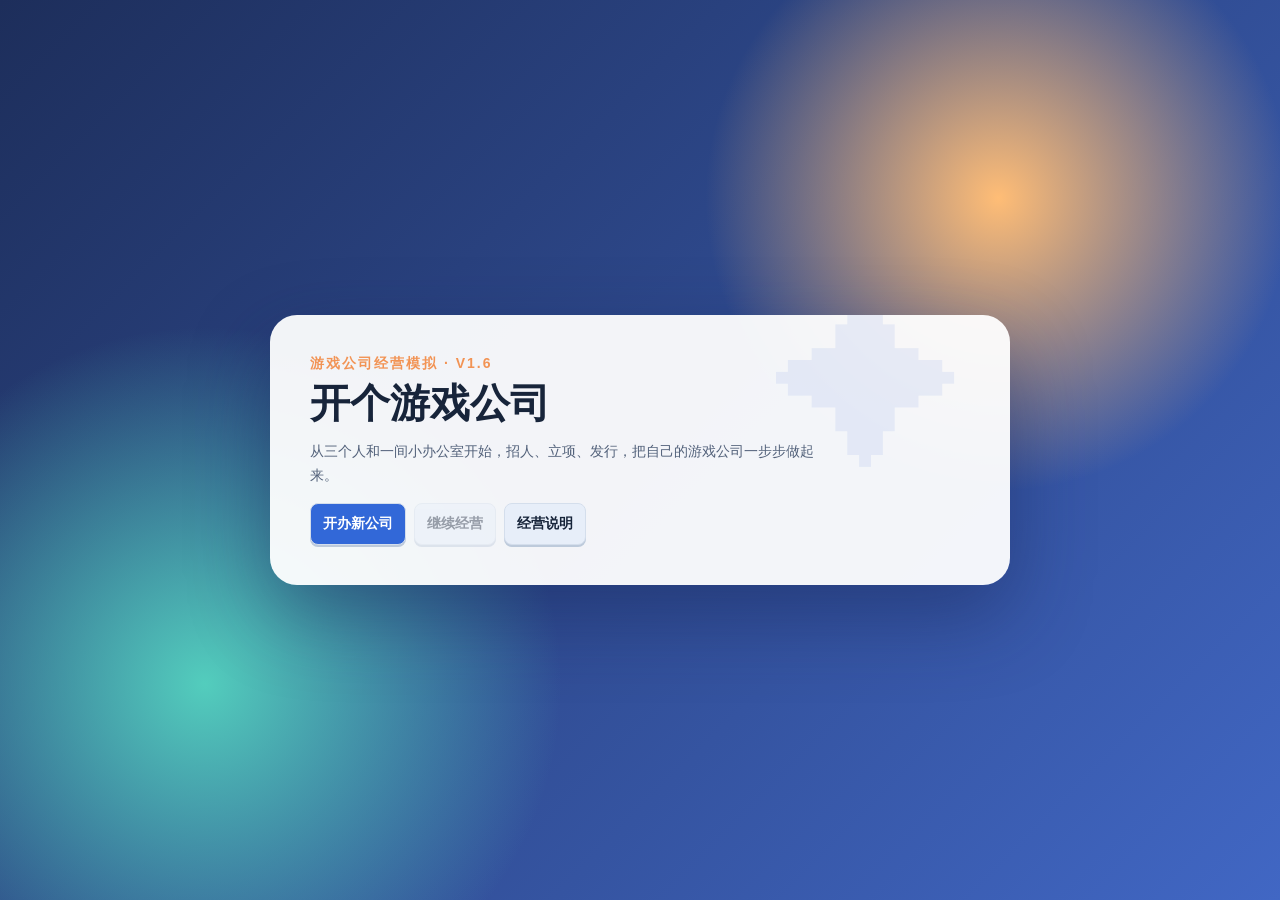
<file: 游戏库/03-模拟经营/开个游戏公司/开个游戏公司.V1.6备份.html>
<!doctype html><html lang="zh-CN"><head><meta charset="utf-8"><meta name="viewport" content="width=device-width,initial-scale=1,viewport-fit=cover"><title>开个游戏公司 V1.6</title><style>
:root{--ink:#17243a;--paper:#f4f7fb;--blue:#3268d8;--aqua:#2ab7a7;--orange:#f29354;--pink:#ee6881;--line:#dce4ef;--muted:#65748b;--shadow:0 10px 30px #27365716}*{box-sizing:border-box}body{margin:0;background:var(--paper);color:var(--ink);font:14px ui-rounded,"PingFang SC","Microsoft YaHei",sans-serif}button,input,select{font:inherit}button{min-height:40px;cursor:pointer;border:0;border-radius:10px;padding:8px 12px;background:#e7eef9;color:var(--ink);font-weight:800}button:hover{filter:brightness(.97)}button:disabled{opacity:.42;cursor:not-allowed}.primary{background:var(--blue);color:#fff}.orange{background:var(--orange);color:#fff}.danger{background:#fff0f1;color:#c33d59}.app{max-width:1440px;margin:auto;padding:14px}.top{height:65px;display:flex;align-items:center;gap:15px;padding:10px 14px;border:1px solid var(--line);border-radius:17px;background:#fff;box-shadow:var(--shadow);position:sticky;top:7px;z-index:4}.brand{display:flex;gap:9px;align-items:center;min-width:205px}.logo{width:38px;height:38px;border-radius:12px;background:linear-gradient(135deg,var(--orange),var(--pink));display:grid;place-items:center;color:#fff;font-size:20px}.brand b{display:block;font-size:16px}.brand small{display:block;color:var(--muted)}.clock{font-weight:900;color:var(--blue);white-space:nowrap}.trend{flex:1;color:var(--muted);white-space:nowrap;overflow:hidden;text-overflow:ellipsis}.speed{display:flex;gap:4px}.speed button{min-height:36px;padding:6px 9px}.speed button.active{background:var(--ink);color:#fff}.grid{display:grid;grid-template-columns:230px minmax(0,1fr) 290px;gap:14px;margin-top:14px}.card{background:#fff;border:1px solid var(--line);border-radius:16px;box-shadow:var(--shadow)}.side{padding:9px;height:max-content;position:sticky;top:84px}.nav{display:flex;align-items:center;width:100%;gap:9px;text-align:left;background:transparent;margin:2px 0}.nav.active{background:#eef4ff;color:var(--blue)}.nav em{font-style:normal;margin-left:auto;font-size:11px;background:#e7edf5;color:var(--muted);border-radius:9px;padding:2px 6px}.side hr{border:0;border-top:1px solid var(--line);margin:9px 0}.stats{display:grid;grid-template-columns:repeat(5,1fr);gap:9px;margin-bottom:14px}.stat{padding:11px 12px;min-height:75px}.stat label{font-size:12px;color:var(--muted)}.stat b{display:block;font-size:19px;margin:6px 0 2px;white-space:nowrap}.stat small{color:var(--aqua)}.section{padding:16px;margin-bottom:14px}.section h2{font-size:16px;margin:0 0 12px}.hero{background:linear-gradient(120deg,#1d3c75,#4974c9 53%,#f2975b);color:#fff;overflow:hidden;position:relative}.hero:after{content:"✦  ◆  ◼  ✦";font-size:38px;letter-spacing:17px;position:absolute;right:-7px;bottom:3px;color:#fff2}.hero p{line-height:1.6;max-width:600px;color:#e9f1ff;position:relative}.hero h1,.hero .actions{position:relative}.hero h1{font-size:24px;margin:0}.actions{display:flex;gap:8px;flex-wrap:wrap;margin-top:15px}.actions button{min-height:42px}.project-title{display:flex;align-items:center;gap:11px}.project-title .ico{font-size:29px}.project-title h3{margin:0}.project-title p{margin:3px 0;color:var(--muted)}.bar{height:10px;background:#e4ebf5;border-radius:99px;overflow:hidden;margin:11px 0 6px}.bar i{display:block;height:100%;background:linear-gradient(90deg,var(--aqua),#79d8c8);border-radius:99px}.meta{display:flex;justify-content:space-between;gap:10px;color:var(--muted);font-size:12px}.tag{display:inline-block;background:#edf2fa;color:#53647d;border-radius:99px;padding:3px 7px;font-size:11px;font-weight:800}.qualities{display:grid;grid-template-columns:repeat(4,1fr);gap:8px;margin-top:12px}.qualities div{background:#f5f7fb;border-radius:10px;padding:8px;text-align:center;color:var(--muted);font-size:11px}.qualities b{display:block;color:var(--ink);font-size:18px;margin-top:3px}.feed{padding:14px}.feed h3{font-size:15px;margin:0 0 8px}.feedlist{max-height:340px;overflow:auto}.news{border-bottom:1px solid #edf1f6;padding:9px 0;line-height:1.42}.news:last-child{border:0}.news b{display:block}.news small{color:var(--muted);font-size:11px}.warning{background:#fff9df;border-color:#f2dfa3}.warning h3{margin:0 0 7px}.warning p{margin:0 0 9px;line-height:1.55}.person{display:flex;gap:9px;align-items:center;border:1px solid var(--line);border-radius:12px;padding:10px;margin:8px 0}.avatar{height:40px;width:40px;border-radius:13px;display:grid;place-items:center;background:linear-gradient(135deg,#537fe0,#9a70d2);color:#fff;font-size:20px;flex:none}.person:nth-child(2n) .avatar{background:linear-gradient(135deg,#f08c5f,#e95e88)}.person main{min-width:0;flex:1}.person h3{font-size:14px;margin:0}.person p{margin:3px 0;color:var(--muted);font-size:12px;line-height:1.4}.person aside{text-align:right;color:var(--muted);font-size:12px}.energy{height:5px;background:#e5ebf4;border-radius:10px;overflow:hidden}.energy i{display:block;height:100%;background:var(--aqua)}.record{border:1px solid var(--line);border-radius:12px;padding:11px;margin:8px 0}.record p{font-size:12px;color:var(--muted);margin:5px 0}.record .row{display:flex;gap:10px;flex-wrap:wrap;font-size:12px}.empty{text-align:center;color:var(--muted);padding:23px 10px}.two{display:grid;grid-template-columns:1fr 1fr;gap:11px}.split{display:flex;align-items:center;gap:8px}.split .grow{flex:1}.upcoming{background:#f3f7ff;border-radius:10px;padding:10px;line-height:1.55;font-size:12px}.bottomnav{display:none}dialog{border:0;padding:0;width:min(700px,calc(100% - 24px));max-height:88vh;border-radius:18px;color:var(--ink);box-shadow:0 25px 80px #17243a60}dialog::backdrop{background:#17243a85;backdrop-filter:blur(3px)}.dhead{display:flex;justify-content:space-between;align-items:center;padding:17px 19px 13px;border-bottom:1px solid var(--line)}.dhead h2{font-size:18px;margin:0}.dbody{padding:15px 19px;max-height:64vh;overflow:auto}.dfoot{display:flex;gap:8px;justify-content:flex-end;padding:12px 19px;border-top:1px solid var(--line)}.form{display:grid;grid-template-columns:1fr 1fr;gap:11px}.field label{display:block;font-size:12px;font-weight:900;color:#51627c;margin-bottom:5px}.field input,.field select{width:100%;border:1px solid #d4dfec;border-radius:10px;padding:10px;background:#fff;color:var(--ink)}.hint{background:#eff5ff;color:#45618f;border-radius:10px;padding:10px 11px;line-height:1.5;font-size:12px;margin:12px 0}.picks{display:grid;grid-template-columns:1fr 1fr;gap:7px}.pick{border:1px solid var(--line);padding:8px;border-radius:10px;display:flex;gap:7px;align-items:center;font-size:12px}.pick.dim{opacity:.45}.pick small{display:block;color:var(--muted)}.job{border:1px solid var(--line);border-radius:12px;padding:11px;margin:8px 0}.job h3{margin:0 0 4px}.job p{color:var(--muted);font-size:12px;line-height:1.45;margin:4px 0}.report{width:min(780px,calc(100% - 14px));max-height:94vh}.report .dbody{max-height:76vh}.reporthero{background:linear-gradient(135deg,#213d76,#3868c9);color:#fff;padding:17px;border-radius:13px}.reporthero h1{margin:2px 0 5px;font-size:25px}.score{font-size:46px;font-weight:900;color:#ffe18a}.reportgrid{display:grid;grid-template-columns:repeat(3,1fr);gap:8px;margin:11px 0}.reportgrid div{background:#f4f7fb;padding:9px;border-radius:10px;font-size:12px;color:var(--muted)}.reportgrid b{display:block;color:var(--ink);font-size:16px;margin-top:3px}.quote{border-left:3px solid var(--orange);padding:7px 9px;margin:7px 0;background:#fff8f3;font-size:12px;line-height:1.45}.start{min-height:100vh;display:grid;place-items:center;padding:20px;background:radial-gradient(circle at 78% 22%,#ffbd76 0,transparent 24%),radial-gradient(circle at 16% 76%,#53cdbd 0,transparent 28%),linear-gradient(135deg,#1d2e5b,#4167c4)}.startcard{width:min(740px,100%);padding:40px;border-radius:27px;background:#fffffff0;box-shadow:0 30px 80px #14235470;position:relative;overflow:hidden}.startcard:after{content:"✦";position:absolute;right:6%;top:-35px;font-size:190px;color:#3267d815}.startcard h1{font-size:40px;line-height:1.15;margin:7px 0 12px;position:relative}.startcard p{max-width:520px;color:#52617a;line-height:1.7;position:relative}.eyebrow{font-weight:900;letter-spacing:2px;color:var(--orange);position:relative}.toast{position:fixed;z-index:30;left:50%;bottom:18px;transform:translate(-50%,80px);background:#17243a;color:#fff;border-radius:99px;padding:10px 15px;box-shadow:var(--shadow);transition:.25s}.toast.show{transform:translate(-50%,0)}.hidden{display:none!important}
@media(max-width:1050px){.grid{grid-template-columns:210px minmax(0,1fr)}.right{grid-column:1/-1;display:grid;grid-template-columns:1fr 1fr;gap:14px}.stats{grid-template-columns:repeat(3,1fr)}.feed{max-height:330px}.feedlist{max-height:245px}}@media(max-width:720px){body{font-size:13px;padding-bottom:76px}.app{padding:8px}.top{height:64px;padding:8px 9px;gap:5px;border-radius:14px}.brand{min-width:0;flex:none}.brand small{display:none}.brand b{font-size:14px;white-space:nowrap}.logo{height:34px;width:34px}.clock{margin-left:auto;font-size:11px}.trend{display:none}.speed{gap:3px}.speed button{min-height:44px;padding:5px 7px;font-size:11px}.grid{display:block;margin-top:9px}.side{display:none}.stats{grid-template-columns:1fr 1fr;gap:7px;margin-bottom:9px}.stat{min-height:66px;padding:9px}.stat:nth-child(5){grid-column:span 2}.stat b{font-size:17px}.section{padding:13px;margin-bottom:9px}.hero h1{font-size:21px}.hero p{margin:7px 0}.actions{margin-top:12px;gap:6px}.actions button{min-height:44px;padding:8px 10px}.right{display:block}.right>*{margin-bottom:9px}.qualities{grid-template-columns:1fr 1fr}.bottomnav{position:fixed;display:flex;z-index:8;bottom:0;left:0;right:0;height:68px;background:#fffffff5;backdrop-filter:blur(8px);border-top:1px solid var(--line);justify-content:space-around;padding:5px calc(4px + env(safe-area-inset-right)) calc(5px + env(safe-area-inset-bottom)) calc(4px + env(safe-area-inset-left))}.bottomnav button{min-height:48px;flex:1;background:transparent;font-size:11px;padding:3px;color:var(--muted)}.bottomnav button.active{color:var(--blue);background:#eef4ff}.form{grid-template-columns:1fr}.picks{grid-template-columns:1fr}.two{grid-template-columns:1fr}.dhead{padding:14px 15px 11px}.dbody{padding:13px 15px;max-height:66vh}.dfoot{position:sticky;bottom:0;background:#fff;padding:10px 15px}.dfoot button{min-height:44px}.report{width:100%;height:100%;max-height:100%;border-radius:0}.report .dbody{max-height:calc(100vh - 145px)}.reportgrid{grid-template-columns:1fr 1fr}.startcard{padding:29px 22px;border-radius:21px}.startcard h1{font-size:31px}}@media(max-width:360px){.brand{gap:0}.brand b{display:none}.clock{font-size:10px}.speed button{min-width:34px;padding:5px 3px}}
.studio-home{display:grid;grid-template-columns:minmax(0,1.55fr) minmax(260px,.72fr);gap:14px}.office-card{padding:0;overflow:hidden;background:#172847;border-color:#213c66}.office-head{display:flex;justify-content:space-between;align-items:center;padding:12px 14px;background:#fff;color:var(--ink)}.office-head b{font-size:15px}.office-head small{color:var(--muted)}#officeCanvas{display:block;width:100%;height:auto;image-rendering:pixelated;image-rendering:crisp-edges;cursor:pointer;background:#253f6b}.scene-note{padding:8px 14px;background:#1b3155;color:#dbeaff;font-size:12px}.scene-note b{color:#ffe49a}.scene-actions{display:grid;grid-template-columns:repeat(5,1fr);gap:7px;margin-top:12px}.scene-actions button{min-height:46px;font-size:12px;padding:6px}.project-rail{display:grid;gap:10px;align-content:start}.mini-panel{padding:13px}.mini-panel h3{margin:0 0 8px;font-size:14px}.compact-stat{display:grid;grid-template-columns:1fr 1fr;gap:7px}.compact-stat div{border-radius:9px;background:#f3f6fb;padding:8px;color:var(--muted);font-size:11px}.compact-stat b{display:block;font-size:16px;color:var(--ink);margin-top:2px}.facility-grid{display:grid;grid-template-columns:repeat(2,1fr);gap:8px}.facility{border:1px solid var(--line);border-radius:10px;padding:9px}.facility b{display:block}.facility small{display:block;color:var(--muted);line-height:1.4;margin:3px 0 7px}.person-card{display:grid;grid-template-columns:68px 1fr;gap:12px}.pixel-portrait{height:68px;width:68px;background:linear-gradient(135deg,#f19761,#916ed2);border-radius:13px;display:grid;place-items:center;color:#fff;font-size:28px}.choice{border:1px solid var(--line);border-radius:11px;padding:10px;margin:8px 0}.choice h3{margin:0 0 4px;font-size:14px}.choice p{margin:0 0 8px;font-size:12px;color:var(--muted);line-height:1.45}.decision-scene{background:#203c70;color:#fff;border-radius:12px;padding:11px;font-size:12px;line-height:1.5}.decision-scene b{color:#ffe094}.facility-mark{display:inline-block;background:#edf3ff;color:#4169ba;border-radius:8px;padding:4px 6px;font-size:11px;margin:2px}.profile-line{font-size:12px;line-height:1.6;color:var(--muted)}.profile-line b{color:var(--ink)}@media(max-width:720px){.studio-home{display:block}.office-card{margin-bottom:9px}.office-head{padding:10px 11px}.scene-actions{grid-template-columns:repeat(3,1fr)}.scene-actions button{min-height:44px}.project-rail{display:grid;grid-template-columns:1fr 1fr;gap:8px}.project-rail .wide{grid-column:1/-1}.compact-stat{grid-template-columns:1fr 1fr}.facility-grid{grid-template-columns:1fr}.person-card{grid-template-columns:56px 1fr}.pixel-portrait{height:56px;width:56px}.stats{display:flex;overflow:auto;scroll-snap-type:x mandatory;padding-bottom:3px}.stat{min-width:116px;scroll-snap-align:start}.stat:nth-child(5){grid-column:auto}.office-card{border-radius:14px}}
</style></head><body>
<section id="start" class="start"><main class="startcard"><div class="eyebrow">游戏公司经营模拟 · V1.6</div><h1>开个游戏公司</h1><p>从三个人和一间小办公室开始，招人、立项、发行，把自己的游戏公司一步步做起来。</p><div class="actions"><button class="primary" onclick="newGame()">开办新公司</button><button id="continue" onclick="continueGame()">继续经营</button><button onclick="openHelp()">经营说明</button></div></main></section>
<div id="game" class="app hidden"><header class="top"><div class="brand"><div class="logo">◆</div><div><b id="company">新星游戏</b><small id="office">小型出租办公室</small></div></div><div id="clock" class="clock"></div><div id="trendline" class="trend"></div><div class="speed"><button data-s="0" onclick="setSpeed(0)">Ⅱ</button><button data-s="1" onclick="setSpeed(1)">1×</button><button data-s="2" onclick="setSpeed(2)">2×</button><button data-s="4" onclick="setSpeed(4)">4×</button></div></header><div class="grid"><aside class="card side"><button class="nav active" data-page="home" onclick="page('home')">⌂ 总览</button><button class="nav" data-page="team" onclick="page('team')">♟ 团队 <em id="teamnum"></em></button><button class="nav" data-page="market" onclick="page('market')">◈ 市场</button><button class="nav" data-page="history" onclick="page('history')">▤ 历史</button><button class="nav" data-page="research" onclick="page('research')">⚗ 研发</button><hr><button onclick="manualSave()">保存进度</button><button class="danger" onclick="deleteSave()">删除存档</button></aside><main><div id="page-home"></div><div id="page-team" class="hidden"></div><div id="page-market" class="hidden"></div><div id="page-history" class="hidden"></div><div id="page-research" class="hidden"></div></main><aside class="right"><section id="alert" class="card warning hidden"></section><section class="card feed"><h3>行业快讯</h3><div id="news" class="feedlist"></div></section></aside></div><nav class="bottomnav"><button data-page="home" class="active" onclick="page('home')">⌂<br>总览</button><button data-page="team" onclick="page('team')">♟<br>团队</button><button data-page="market" onclick="page('market')">◈<br>市场</button><button data-page="history" onclick="page('history')">▤<br>历史</button><button data-page="research" onclick="page('research')">⚗<br>研发</button></nav></div>
<dialog id="projectDialog"><div class="dhead"><h2>立项：做一款新游戏</h2><button onclick="closeModal('projectDialog')">×</button></div><div class="dbody"><div class="form"><div class="field"><label>作品名称</label><input id="pname" maxlength="18" placeholder="例如：月面信使"></div><div class="field"><label>项目规模</label><select id="psize" onchange="previewProject()"><option value="small">小型游戏 · 低风险</option><option value="normal">普通游戏 · 平衡</option><option value="large">大型游戏 · 高投入</option></select></div><div class="field"><label>游戏类型</label><select id="pgenre" onchange="previewProject()"></select></div><div class="field"><label>游戏题材</label><select id="ptheme" onchange="previewProject()"></select></div><div class="field"><label>首发平台</label><select id="pplatform" onchange="previewProject()"></select></div><div class="field"><label>营销投入</label><select id="pmarketing" onchange="previewProject()"><option value="0">克制宣传 · ¥0</option><option value="45000">小范围预热 · ¥4.5万</option><option value="110000">媒体投放 · ¥11万</option></select></div></div><div id="projectPreview" class="hint"></div><div class="field"><label>项目团队（2—3 人）</label><div id="projectPicks" class="picks"></div></div></div><div class="dfoot"><button onclick="closeModal('projectDialog')">再想想</button><button class="primary" onclick="startProject()">确认立项</button></div></dialog>
<dialog id="recruitDialog"><div class="dhead"><h2>招聘候选人</h2><button onclick="closeModal('recruitDialog')">×</button></div><div class="dbody"><div class="field"><label>招聘渠道</label><select id="channel" onchange="drawCandidates()"><option value="local">本地招聘 · ¥1.2万</option><option value="web">人才网站 · ¥4万</option><option value="headhunt">猎头招聘 · ¥10万</option></select></div><div id="candidates"></div></div><div class="dfoot"><button onclick="closeModal('recruitDialog')">关闭</button></div></dialog>
<dialog id="outsourceDialog"><div class="dhead"><h2>选择外包工作</h2><button onclick="closeModal('outsourceDialog')">×</button></div><div class="dbody"><p id="outsourceCooldown" class="hint"></p><div id="jobs"></div></div><div class="dfoot"><button onclick="closeModal('outsourceDialog')">关闭</button></div></dialog>
<dialog id="trainDialog"><div class="dhead"><h2 id="trainTitle">员工安排</h2><button onclick="closeModal('trainDialog')">×</button></div><div class="dbody"><p id="trainDetail" class="hint"></p><div class="actions"><button onclick="scheduleTraining('code')">程序培训 · ¥2.5万</button><button onclick="scheduleTraining('art')">美术培训 · ¥2.5万</button><button onclick="scheduleTraining('music')">音乐培训 · ¥2.5万</button><button onclick="scheduleTraining('idea')">创意培训 · ¥2.5万</button><button class="orange" onclick="scheduleRest()">休息一周 · 免费</button></div></div><div class="dfoot"><button onclick="closeModal('trainDialog')">关闭</button></div></dialog>
<dialog id="helpDialog"><div class="dhead"><h2>经营说明</h2><button onclick="closeModal('helpDialog')">×</button></div><div class="dbody"><p>1× 速度下每 5 秒推进一周；每周都会结算工资、项目进度、体力和在售游戏。暂停时不会产生收入、进度或恢复。</p><p>立项时要看团队覆盖、市场阶段、平台与预算。作品发行后，销量会按周逐步增长，可随时在作品卡片中查看销售报告。</p><p>外包能救急，但有周期、质量要求和冷却。体力低于 60 会降低效率；低于 15 有职业倦怠风险，主动休息也是经营的一部分。</p></div><div class="dfoot"><button class="primary" onclick="closeModal('helpDialog')">明白了</button></div></dialog>
<dialog id="eventDialog"><div class="dhead"><h2 id="eventTitle">行业事件</h2></div><div class="dbody"><p id="eventText" class="hint"></p></div><div class="dfoot"><button onclick="resolveEvent(false)">婉拒</button><button class="primary" onclick="resolveEvent(true)">接受</button></div></dialog>
<dialog id="crisisDialog"><div class="dhead"><h2>公司危机</h2></div><div class="dbody"><p id="crisisText" class="hint"></p><p>第一次资金跌破 0 不会立刻结束，但连续 8 周为负或负债低于 ¥500,000 将判定破产。</p><div class="actions"><button class="primary" onclick="takeLoan()">短期贷款 ¥300,000<br><small>48 周后偿还 ¥360,000</small></button><button class="orange" onclick="crisisOutsource()">寻找紧急外包</button><button onclick="pauseProjectForCrisis()">暂停当前项目</button><button onclick="continueCrisis()">继续经营</button></div></div></dialog>
<dialog id="reportDialog" class="report"><div class="dhead"><h2>销售报告</h2></div><div id="reportBody" class="dbody"></div><div class="dfoot"><button class="primary" onclick="closeReport()">关闭报告</button></div></dialog>
<dialog id="gameoverDialog"><div class="dhead"><h2>公司停止营业</h2></div><div class="dbody"><p class="hint">资金链已无法维持。下一次创业会更有经验。</p></div><div class="dfoot"><button class="primary" onclick="newGame()">重新创业</button><button onclick="showStart()">返回标题</button></div></dialog><dialog id="facilityDialog"><div class="dhead"><h2>公司设施</h2><button onclick="closeModal('facilityDialog')">×</button></div><div id="facilityBody" class="dbody"></div><div class="dfoot"><button onclick="closeModal('facilityDialog')">完成</button></div></dialog><dialog id="personDialog"><div class="dhead"><h2>员工档案</h2><button onclick="closeModal('personDialog')">×</button></div><div id="personBody" class="dbody"></div><div class="dfoot"><button onclick="closeModal('personDialog')">关闭</button></div></dialog><dialog id="decisionDialog"><div class="dhead"><h2 id="decisionTitle">开发抉择</h2></div><div id="decisionBody" class="dbody"></div><div class="dfoot"><button onclick="skipDecision()">暂不决定</button></div></dialog><div id="toast" class="toast"></div>
<script>
const KEY='pixelWorkshop_v1',V='1.6',GAME_TITLE='开个游戏公司',DEFAULT_COMPANY='新星游戏';const genres=['RPG','动作','模拟','策略','冒险','射击','益智','经营'];const themes=['幻想','侦探','太空','城市','机器人','料理','学校','战争'];const platforms=[{n:'Pocket-1',fee:18000,users:52,share:.28},{n:'PC',fee:0,users:39,share:.22},{n:'NovaBox',fee:70000,users:74,share:.3}];const offices=[{name:'小型出租办公室',cap:4,rent:24000,need:1,cost:0},{name:'明亮办公间',cap:7,rent:60000,need:2,cost:680000},{name:'创意办公层',cap:11,rent:135000,need:3,cost:2500000},{name:'星港总部',cap:18,rent:300000,need:4,cost:7900000}];const roles={programmer:['程序','🧑‍💻','code'],artist:['美术','🎨','art'],planner:['策划','🗺️','idea'],musician:['音乐','🎹','music'],producer:['制作人','🎬','idea']};const names=['林晨','周可','沈遥','程野','叶澄','孟希','许墨','唐果','白屿','苏晚','郭岩','陆宁'];let S=null,speed=1,timer=null,candidates=[],activeStaff=null,modalState=null;
const rnd=(a,b)=>Math.floor(Math.random()*(b-a+1))+a,clamp=(n,a,b)=>Math.max(a,Math.min(b,n)),money=n=>'¥'+Math.round(n).toLocaleString('zh-CN'),date=()=>`${S.year}.${S.month} · 第 ${S.week} 周`;
function staff(name,role,lvl=1){let q={code:rnd(24,40),art:rnd(18,36),music:rnd(15,33),idea:rnd(22,40)};q[roles[role][2]]+=20;if(role==='producer')Object.keys(q).forEach(k=>q[k]+=7);return{id:Math.floor(Date.now()+Math.random()*1e6),name,role,lvl,salary:rnd(11000,15500)*lvl,energy:100,xp:0,stats:q,status:null,creativity:0}}
function fresh(){return{version:V,company:DEFAULT_COMPANY,year:2028,month:1,week:1,money:1180000,fame:4,fans:90,rp:8,level:1,office:0,staff:[staff('林晨','programmer'),staff('周可','artist'),staff('沈遥','planner')],project:null,outsource:null,outsourceCooldown:0,games:[],sales:[],news:[],trend:newTrend(),loans:[],crisis:{negativeWeeks:0,seen:false},event:null,unlocked:{genres:genres.slice(0,6),themes:themes.slice(0,6)},modal:null}}
function newTrend(){let category=['genre','theme','platform'][rnd(0,2)],pool=category==='genre'?genres:category==='theme'?themes:platforms.map(x=>x.n);return{category,name:pool[rnd(0,pool.length-1)],stage:'升温期',weeks:8}}
function addNews(type,text,ref=''){S.news.unshift({year:S.year,month:S.month,week:S.week,type,text,ref});S.news=S.news.slice(0,32)}
function save(){if(S){S.version=V;localStorage.setItem(KEY,JSON.stringify(S))}}function rawLoad(){try{return JSON.parse(localStorage.getItem(KEY))}catch{return null}}
function migrate(raw){if(!raw||typeof raw!=='object')throw Error('empty');if(raw.version===V)return raw;let old=JSON.parse(JSON.stringify(raw)),x={...fresh(),...raw,version:V};x.staff=(raw.staff||[]).map(e=>({...staff(e.name||'未命名员工',e.role||'planner',e.lvl||1),...e,status:e.status||null,creativity:e.creativity||0,energy:clamp(e.energy??100,0,100),xp:e.xp||0}));x.news=(raw.news||[]).map(n=>({year:n.year??raw.year??2028,month:n.month??raw.month??1,week:n.week??raw.week??1,type:n.type||n.t||'旧记录',text:n.text||n.x||'',ref:n.ref||''}));x.trend=raw.trend?.category?raw.trend:newTrend();if(raw.project){let p=raw.project;x.project={...p,phase:p.phase||0,phases:p.phases||['企划','程序开发','美术制作','音乐制作'],stage:p.stage||'dev',team:p.team||[],finance:p.finance||{base:p.baseCost||0,platform:0,marketing:p.marketing||0,wages:0,debug:0,events:0,total:p.cost||p.baseCost||0},startTrend:x.trend,paused:!!p.paused}}x.outsource=raw.outsource||null;x.outsourceCooldown=raw.outsourceCooldown||0;x.crisis=raw.crisis||{negativeWeeks:0,seen:false};x.event=null;localStorage.setItem(KEY+'_legacy_'+Date.now(),JSON.stringify(old));return x}
function load(){let r=rawLoad();if(!r)return null;try{return migrate(r)}catch(e){localStorage.setItem(KEY+'_legacy_'+Date.now(),JSON.stringify(r));setTimeout(()=>toast('旧存档无法升级，原始存档已保留。'),100);return null}}
function checkContinue(){document.getElementById('continue').disabled=!rawLoad()}function newGame(){S=fresh();addNews('开业',`${DEFAULT_COMPANY}在一间小办公室正式开张。`);save();showGame()}function continueGame(){let v=load();if(!v){toast('没有可用的存档。');return}S=v;save();showGame()}function showGame(){document.getElementById('start').classList.add('hidden');document.getElementById('game').classList.remove('hidden');speed=S.project?.stage==='debug'||(S.crisis?.seen&&S.money<0)?0:1;clearInterval(timer);timer=setInterval(()=>{if(speed>0&&!hasOpenModal())advanceWeek(speed)},1000);render()}function showStart(){clearInterval(timer);document.getElementById('game').classList.add('hidden');document.getElementById('start').classList.remove('hidden');checkContinue()}function deleteSave(){if(confirm('确定删除当前存档？')){localStorage.removeItem(KEY);S=null;showStart()}}function manualSave(){save();toast('进度已保存到本机。')}
function hasOpenModal(){return[...document.querySelectorAll('dialog')].some(x=>x.open)}function setSpeed(n){speed=n;document.querySelectorAll('[data-s]').forEach(x=>x.classList.toggle('active',+x.dataset.s===n));}function pauseFor(reason,major=false){if(!modalState)modalState={speed,reason,major};setSpeed(0)}function openModal(id,major=false){pauseFor(id,major);document.getElementById(id).showModal()}function closeModal(id){let d=document.getElementById(id);if(d.open)d.close();if(modalState&&modalState.reason===id&&!modalState.major){let old=modalState.speed;modalState=null;setSpeed(old)}else if(modalState&&modalState.reason===id){modalState=null}}
function advanceWeek(times=1){for(let i=0;i<times;i++){if(hasOpenModal()||speed===0)break;S.week++;if(S.week>4){S.week=1;S.month++;if(S.month>12){S.month=1;S.year++;annualAwards()}}weeklyPayroll();processStaff();processProject();processOutsource();processSales();processLoans();progressTrend();financialRisk();maybeEvent();if(hasOpenModal()||speed===0)break;}save();render()}
function weeklyPayroll(){let total=0;S.staff.forEach(e=>{let w=e.salary/4;total+=w;if(S.project?.team.includes(e.id)&&!S.project.paused){S.project.finance.wages+=w;S.project.finance.total+=w}});S.money-=total;if(S.week===1)addNews('月度财务',`本月起始扣除房租 ${money(offices[S.office].rent)}；员工工资按周结算。`);if(S.week===1)S.money-=offices[S.office].rent}
function effect(e){return e.energy>=60?1:e.energy>=35?.9:e.energy>=15?.75:.55}function processStaff(){S.staff.forEach(e=>{if(!e.status){e.energy=clamp(e.energy+18,0,100);return}if(e.status.kind==='rest'){e.status.weeks--;e.energy=clamp(e.energy+35,0,100);if(e.status.weeks<=0){e.status=null;addNews('休息结束',`${e.name} 恢复了精神。`,e.name)}}else if(e.status.kind==='train'){e.status.weeks--;e.energy=clamp(e.energy-8,0,100);if(e.status.weeks<=0){e.stats[e.status.key]+=rnd(4,7);e.xp+=1;addNews('培训完成',`${e.name} 的${labelKey(e.status.key)}能力提升。`,e.name);e.status=null}}});let danger=S.staff.find(e=>e.energy<15&&!e.status?.warned);if(danger&&!hasOpenModal()){danger.status={...(danger.status||{}),warned:true};pauseFor('fatigue',true);document.getElementById('alert').classList.remove('hidden');document.getElementById('alert').innerHTML=`<h3>体力危险：${danger.name}</h3><p>${danger.name} 的体力低于 15。继续赶工会显著降低发挥并提高 Bug 风险。</p><button class="orange" onclick="emergencyRest(${danger.id})">暂停项目并休息</button><button onclick="dismissAlert()">我知道了</button>`}}
function labelKey(k){return({code:'程序',art:'美术',music:'音乐',idea:'创意'})[k]}function processProject(){let p=S.project;if(!p||p.paused||p.stage==='debug')return;let phase=p.phases[p.phase],key=phase==='程序开发'?'code':phase==='美术制作'?'art':phase==='音乐制作'?'music':'idea',team=p.team.map(id=>S.staff.find(x=>x.id===id)).filter(Boolean);let power=team.reduce((a,e)=>a+e.stats[key]*effect(e),0),low=team.some(e=>e.energy<35);p.progress+=power/2;p.quality[key]+=power/20;team.forEach(e=>{e.energy=clamp(e.energy-rnd(3,5),0,100);e.xp++;if(e.xp>=8){e.xp=0;e.lvl++;Object.keys(e.stats).forEach(k=>e.stats[k]+=rnd(2,4));addNews('员工成长',`${e.name} 升至 Lv.${e.lvl}。`,e.name)}});p.bugs+=Math.random()<(low?.45:.18)?rnd(1,3):0;if(Math.random()<.08)projectEvent(p,team);if(p.progress>=100){p.progress=0;p.phase++;if(p.phase>=p.phases.length){p.stage='debug';p.bugs+=rnd(3,8);addNews('开发完成',`《${p.name}》进入调试，发现 ${p.bugs} 个 Bug。`,p.name);pauseFor('debug',true);toast('项目进入调试：请决定继续打磨还是发行。')}else addNews('阶段完成',`《${p.name}》完成${phase}，进入${p.phases[p.phase]}。`,p.name)}}
function projectEvent(p,team){let es=[['灵感闪现',()=>{p.quality.idea+=7;return'发现新的玩法灵感。'}],['返工问题',()=>{p.bugs+=4;p.progress=Math.max(0,p.progress-12);p.finance.events+=18000;p.finance.total+=18000;S.money-=18000;return'返工支出 ¥18,000。'}],['配合默契',()=>{p.progress+=12;return'团队配合让进度跃升。'}]];let e=es[rnd(0,es.length-1)];addNews(e[0],`《${p.name}》：${e[1]()}`,p.name)}
const jobDefs=[{id:'art',name:'小型美术单',weeks:2,min:1,max:2,minPay:80000,maxPay:120000,drain:[5,6],need:'art',risk:0},{id:'custom',name:'商业定制单',weeks:3,min:2,max:3,minPay:150000,maxPay:230000,drain:[5,7],need:'idea',risk:.18},{id:'urgent',name:'紧急救火单',weeks:2,min:3,max:3,minPay:220000,maxPay:300000,drain:[7,8],need:'code',risk:.28}];
function openOutsource(filter=''){openModal('outsourceDialog');document.getElementById('outsourceCooldown').textContent=S.outsource?'已有外包正在执行。':S.outsourceCooldown?`团队还需冷却 ${S.outsourceCooldown} 周，暂不能接新外包。`:'外包会占用员工并产生疲劳；连续接单会损失团队创意。';document.getElementById('jobs').innerHTML=jobDefs.filter(j=>!filter||j.id===filter).map(j=>`<div class="job"><h3>${j.name} <span class="tag">${j.weeks} 周 · ${j.min}—${j.max} 人</span></h3><p>预期收入 ${money(j.minPay)}—${money(j.maxPay)}。${j.risk?'达不到质量要求可能少结算。':'风险低，适合保底。'}</p><button ${S.outsource||S.outsourceCooldown?'disabled':''} onclick="selectJob('${j.id}')">安排人员</button></div>`).join('')}
function selectJob(id){let j=jobDefs.find(x=>x.id===id),free=S.staff.filter(e=>!e.status&&!S.project?.team.includes(e.id));if(free.length<j.min){toast('可安排的空闲员工不足。');return}let picks=free.map((e,i)=>`<label class="pick"><input type="checkbox" value="${e.id}" ${i<j.max?'checked':''}>${e.name}<small>${roles[e.role][0]} · 体力 ${e.energy}</small></label>`).join('');document.getElementById('jobs').innerHTML=`<div class="hint">选择 ${j.min}—${j.max} 名空闲员工，项目完成后自动结算。</div><div class="picks">${picks}</div><div class="actions"><button class="primary" onclick="startOutsource('${id}')">确认接单</button></div>`}
function startOutsource(id){let j=jobDefs.find(x=>x.id===id),ids=[...document.querySelectorAll('#jobs input:checked')].map(x=>+x.value);if(ids.length<j.min||ids.length>j.max){toast(`请选择 ${j.min}—${j.max} 人。`);return}S.outsource={id,team:ids,weeksLeft:j.weeks,totalWeeks:j.weeks,quality:0};ids.forEach(i=>S.staff.find(e=>e.id===i).status={kind:'outsource',job:id});addNews('接下外包',`${j.name} 开始执行，预计 ${j.weeks} 周后结算。`,j.name);closeModal('outsourceDialog');save();render()}
function processOutsource(){if(S.outsourceCooldown)S.outsourceCooldown--;let o=S.outsource;if(!o)return;let j=jobDefs.find(x=>x.id===o.id),team=o.team.map(i=>S.staff.find(e=>e.id===i));o.weeksLeft--;o.quality+=team.reduce((a,e)=>a+e.stats[j.need]*effect(e),0)/team.length;team.forEach(e=>{e.energy=clamp(e.energy-rnd(j.drain[0],j.drain[1]),0,100);e.creativity-=2});if(o.weeksLeft<=0){let average=o.quality/o.totalWeeks,ratio=average>=42?1:average>=33?rnd(70,90)/100:rnd(70,90)/100;let income=Math.round(rnd(j.minPay,j.maxPay)*ratio);S.money+=income;team.forEach(e=>e.status=null);S.outsource=null;S.outsourceCooldown=2;addNews('外包结算',`${j.name} 完成，质量 ${Math.round(average)}，到账 ${money(income)}。`,j.name);toast(`外包结算：${money(income)}。`)}}
function fitInfo(g,t,platform){let best=[['RPG','幻想'],['策略','战争'],['模拟','城市'],['冒险','侦探'],['动作','机器人'],['经营','料理']],score=best.some(x=>x[0]===g&&x[1]===t)?1.18:.96;let tr=S.trend,match=(tr.category==='genre'&&tr.name===g)||(tr.category==='theme'&&tr.name===t)||(tr.category==='platform'&&tr.name===platform);return{score,match,label:score>=1.15?'非常契合':score>=1?'比较契合':'存在风险'}}function trendFactor(p){let t=S.trend,match=(t.category==='genre'&&t.name===p.genre)||(t.category==='theme'&&t.name===p.theme)||(t.category==='platform'&&t.name===p.platform);if(!match)return 1;return t.stage==='热门期'?1.22:t.stage==='升温期'?1.1:1.04}function progressTrend(){S.trend.weeks--;if(S.trend.weeks>0)return;if(S.trend.stage==='升温期'){S.trend.stage='热门期';S.trend.weeks=8}else if(S.trend.stage==='热门期'){S.trend.stage='降温期';S.trend.weeks=8}else{S.trend=newTrend()}addNews('市场风向',`${S.trend.name}${trendLabel(S.trend.category)}进入${S.trend.stage}。`,S.trend.name)}function trendLabel(c){return c==='genre'?'玩法':c==='theme'?'题材':'平台'}
function processSales(){S.sales.forEach(s=>{if(s.weekIndex>=s.weights.length)return;let gross=Math.round(s.targetGross*s.weights[s.weekIndex]*(.97+Math.random()*.06));applySale(s,gross);s.weekIndex++});S.sales=S.sales.filter(x=>x.weekIndex<x.weights.length)}function applySale(s,gross){let g=S.games.find(x=>x.id===s.gameId),plat=platforms.find(x=>x.n===g.platform),cut=Math.round(gross*plat.share),net=gross-cut,units=Math.max(1,Math.round(gross/g.price));g.gross+=gross;g.platformCut+=cut;g.netRevenue+=net;g.units+=units;g.profit=g.netRevenue-g.finance.total;S.money+=net}function scoreRatio(score){let range=score<5?[.3,.7]:score<6?[.6,1]:score<7?[.9,1.5]:score<8?[1.5,2.5]:score<9?[2.5,4.5]:[4,8];return range[0]+Math.random()*(range[1]-range[0])}
function debugProject(polish=false){let p=S.project;if(!p||p.stage!=='debug')return;let cost=polish?85000:36000;if(S.money<cost){toast('资金不足，无法继续调试。');return}S.money-=cost;p.finance.debug+=cost;p.finance.total+=cost;p.bugs=Math.max(0,p.bugs-(polish?rnd(5,9):rnd(7,13)));if(polish)Object.keys(p.quality).forEach(k=>p.quality[k]+=rnd(2,5));addNews(polish?'持续打磨':'集中调试',`《${p.name}》剩余 ${p.bugs} 个 Bug。`,p.name);save();render()}
function releaseProject(){let p=S.project;if(!p||p.stage!=='debug')return;let qa=Object.values(p.quality).reduce((a,b)=>a+b,0)/4,fi=fitInfo(p.genre,p.theme,p.platform),market=trendFactor(p);let score=clamp(5.5+qa/13+(fi.score-1)*2.3+(market-1)*1.4+S.fame*.04-p.bugs*.075+(Math.random()-.5)*.7,1,10);score=Math.round(score*10)/10;let plat=platforms.find(x=>x.n===p.platform),ratio=scoreRatio(score)*market,expectedNet=p.finance.total*ratio,targetGross=expectedNet/(1-plat.share),id=Date.now();let game={...p,id,score,release:date(),price:p.size==='small'?49:p.size==='large'?168:98,gross:0,platformCut:0,netRevenue:0,profit:-p.finance.total,units:0,market,ratio};S.games.unshift(game);let sale={gameId:id,targetGross,weekIndex:0,weights:score<5?[.3,.23,.16,.1,.07,.05,.03,.025,.02,.01,.005]:[.3,.19,.13,.09,.07,.06,.05,.04,.03,.02,.015,.005]};applySale(sale,Math.round(targetGross*sale.weights[0]));sale.weekIndex=1;S.sales.push(sale);S.fans+=Math.round(score*30);S.fame+=score>=8?3:score>=6?1:0;S.rp+=Math.max(2,Math.round(score));S.level=1+Math.floor((S.fame+S.games.length*2)/13);addNews('正式发行',`《${p.name}》以 ${score.toFixed(1)} 分发行，首周销售已结算。`,p.name);p.team.forEach(i=>{let e=S.staff.find(x=>x.id===i);if(e?.status?.kind==='project')e.status=null});S.project=null;showReport(game,fi);save();render()}
function comments(g,fi){let q=g.quality,a=[];a.push(q.idea>=Math.max(q.code,q.art,q.music)?'“很久没有见过这么大胆的玩法。”':q.art<Math.min(q.code,q.music,q.idea)?'“美术表现拖累了第一印象。”':'“它有着可靠且完整的基本功。”');a.push(g.bugs>=10?'“好作品，但首发版本明显缺少打磨。”':fi.score>=1.15?'“它精准抓住了当前玩家的兴趣。”':'“方向不算讨巧，但团队把它做出了自己的味道。”');a.push(g.score>=7.5?'“这家小公司值得被记住。”':g.score<5?'“有想法，可惜执行没有跟上。”':'“虽不惊艳，但已值得一玩。”');return a}function showReport(g,fi){pauseFor('report',true);let weak=Object.entries(g.quality).sort((a,b)=>a[1]-b[1])[0],strong=Object.entries(g.quality).sort((a,b)=>b[1]-a[1])[0],labels={code:'趣味',art:'画面',music:'音乐',idea:'创意'},cost=g.finance.total,recovery=Math.round(g.netRevenue/cost*100),record=!S.games.slice(1).some(x=>x.score>=g.score);document.getElementById('reportBody').innerHTML=`<section class="reporthero"><small>《${g.name}》正式发行</small><div class="split"><div class="grow"><h1>${g.score.toFixed(1)} 分</h1><p>${g.genre} · ${g.theme} · ${g.platform}</p></div><b class="score">${g.score.toFixed(1)}</b></div></section><div class="reportgrid"><div>首周销量<b>${g.units.toLocaleString()}</b></div><div>首周净收入<b>${money(g.netRevenue)}</b></div><div>总制作成本<b>${money(cost)}</b></div><div>平台分成<b>${money(g.platformCut)}</b></div><div>当前利润<b>${money(g.profit)}</b></div><div>回本进度<b>${recovery}%</b></div></div><h3>媒体与玩家短评</h3>${comments(g,fi).map(x=>`<div class="quote">${x}</div>`).join('')}<div class="hint">最强项：${labels[strong[0]]} · 最弱项：${labels[weak[0]]}<br>市场匹配：${fi.label}${g.market>1?'，并赶上了趋势加成。':'。'} · Bug 扣分：-${(g.bugs*.09).toFixed(1)} 分${record?' · 刷新公司评分纪录！':''}</div>`;document.getElementById('reportDialog').showModal()}function closeReport(){document.getElementById('reportDialog').close();modalState=null;setSpeed(0);save();render()}
function processLoans(){S.loans.forEach(x=>x.weeks--);let due=S.loans.filter(x=>x.weeks<=0);due.forEach(x=>{S.money-=x.repay;addNews('贷款到期',`偿还短期贷款 ${money(x.repay)}。`)});S.loans=S.loans.filter(x=>x.weeks>0)}function financialRisk(){if(S.money<0){S.crisis.negativeWeeks++;if(!S.crisis.seen&&!hasOpenModal()){S.crisis.seen=true;showCrisis()}if(S.crisis.negativeWeeks>=8||S.money<=-500000)gameOver()}else S.crisis.negativeWeeks=0}function showCrisis(){pauseFor('crisis',true);document.getElementById('crisisText').textContent=`当前资金 ${money(S.money)}。你的公司需要立刻采取行动。`;document.getElementById('crisisDialog').showModal()}function takeLoan(){S.money+=300000;S.loans.push({weeks:48,repay:360000});addNews('短期贷款','获得 ¥300,000 短期贷款，48 周后偿还 ¥360,000。');document.getElementById('crisisDialog').close();modalState=null;setSpeed(0);save();render()}function crisisOutsource(){document.getElementById('crisisDialog').close();modalState=null;openOutsource('urgent')}function pauseProjectForCrisis(){if(S.project){S.project.paused=true;S.project.team.forEach(id=>{let e=S.staff.find(x=>x.id===id);if(e)e.status=null});addNews('项目暂停',`《${S.project.name}》已暂停，团队转为空闲。`,S.project.name)}continueCrisis()}function continueCrisis(){document.getElementById('crisisDialog').close();modalState=null;setSpeed(0);save();render()}function gameOver(){if(document.getElementById('gameoverDialog').open)return;pauseFor('gameover',true);document.getElementById('gameoverDialog').showModal()}
function annualAwards(){let best=[...S.games].sort((a,b)=>b.score-a.score)[0];if(best&&best.score>=7.5){S.fame+=4;S.fans+=Math.round(best.score*80);addNews('年度奖项',`《${best.name}》获得行业奖项关注。`,best.name);pauseFor('award',true);toast('年度奖项公布，请手动继续时间。')}}function maybeEvent(){if(S.event||hasOpenModal()||Math.random()>.018)return;if(S.staff.length>=offices[S.office].cap||S.money<120000)return;let e=staff(uniqueName(),'producer',2),fee=90000;if(S.money<fee+e.salary*2)return;S.event={kind:'hire',candidate:e,fee};pauseFor('eventDialog',true);document.getElementById('eventTitle').textContent='独立制作人来访';document.getElementById('eventText').textContent=`${e.name} 希望以月薪 ${money(e.salary)} 加入团队；签约与安置费用为 ${money(fee)}。他将带来更均衡的制作能力。`;document.getElementById('eventDialog').showModal()}function resolveEvent(accept){let ev=S.event;if(!ev)return;if(accept&&ev.kind==='hire'){let e=ev.candidate;if(S.staff.length>=offices[S.office].cap||S.staff.some(x=>x.name===e.name)||S.money<ev.fee+e.salary*2){toast('条件已变化，无法签约。')}else{S.money-=ev.fee;S.staff.push(e);addNews('新成员',`${e.name} 加入团队，担任制作人。`,e.name)}}else addNews('机会错过','你婉拒了一次行业机会。');S.event=null;document.getElementById('eventDialog').close();modalState=null;setSpeed(0);save();render()}
function openProject(){if(S.project)return toast('当前已有自研项目。');let g=document.getElementById('pgenre'),t=document.getElementById('ptheme'),pl=document.getElementById('pplatform');g.innerHTML=S.unlocked.genres.map(x=>`<option>${x}</option>`).join('');t.innerHTML=S.unlocked.themes.map(x=>`<option>${x}</option>`).join('');pl.innerHTML=platforms.map(x=>`<option value="${x.n}">${x.n} · ${x.users} 万受众 · 授权 ${money(x.fee)}</option>`).join('');document.getElementById('pname').value='';document.getElementById('psize').value='small';renderProjectPicks();previewProject();openModal('projectDialog')}function renderProjectPicks(){let available=S.staff.filter(e=>!e.status);document.getElementById('projectPicks').innerHTML=S.staff.map((e,i)=>{let ok=available.includes(e),pref=roles[e.role][2],stage=labelKey(pref);return`<label class="pick ${ok?'':'dim'}"><input type="checkbox" value="${e.id}" ${ok&&i<3?'checked':''} ${ok?'':'disabled'}><span>${e.name}<small>${roles[e.role][0]} Lv.${e.lvl} · 体力 ${e.energy} · 擅长${stage}</small></span></label>`}).join('')}function sizeDef(){return{small:{base:60000,need:1},normal:{base:170000,need:1},large:{base:480000,need:2}}[document.getElementById('psize').value]}function previewProject(){let g=document.getElementById('pgenre').value,t=document.getElementById('ptheme').value,pl=document.getElementById('pplatform').value,c=sizeDef(),f=fitInfo(g,t,pl),ids=[...document.querySelectorAll('#projectPicks input:checked')].map(x=>+x.value),team=ids.map(i=>S.staff.find(e=>e.id===i)).filter(Boolean),power=team.reduce((a,e)=>a+e.stats.idea*effect(e),0),weeks=Math.max(12,Math.round(400/(power/2))),base=c.base+platforms.find(x=>x.n===pl).fee+(+document.getElementById('pmarketing').value);let monthly=S.staff.reduce((a,e)=>a+e.salary,0)+offices[S.office].rent;document.getElementById('projectPreview').innerHTML=`预计周期：约 ${weeks} 周 · 预计基础成本：${money(base)}<br>下月固定支出：约 ${money(monthly)} · 当前资金可维持约 ${Math.max(0,Math.floor(S.money/monthly))} 个月<br>团队能力覆盖：${team.map(e=>roles[e.role][0]).join('、')||'未选择'} · 预计 Bug 风险：${team.some(e=>e.energy<35)?'偏高':'可控'}<br>市场匹配：${f.label} · 平台受众：${platforms.find(x=>x.n===pl).users} 万`}function startProject(){let ids=[...document.querySelectorAll('#projectPicks input:checked')].map(x=>+x.value);if(ids.length<2||ids.length>3)return toast('请选择 2—3 名可用员工。');let c=sizeDef();if(S.level<c.need)return toast(`需要公司等级 ${c.need}。`);let pl=platforms.find(x=>x.n===document.getElementById('pplatform').value),mk=+document.getElementById('pmarketing').value,upfront=c.base+pl.fee+mk;if(S.money<upfront)return toast('资金不足，无法覆盖立项成本。');S.money-=upfront;let g=document.getElementById('pgenre').value,t=document.getElementById('ptheme').value;S.project={name:document.getElementById('pname').value.trim()||`${t}计划`,size:document.getElementById('psize').value,genre:g,theme:t,platform:pl.n,marketing:mk,team:ids,phase:0,phases:['企划','程序开发','美术制作','音乐制作'],stage:'dev',progress:0,quality:{code:0,art:0,music:0,idea:0},bugs:0,paused:false,startTrend:{...S.trend},finance:{base:c.base,platform:pl.fee,marketing:mk,wages:0,debug:0,events:0,total:upfront}};ids.forEach(i=>S.staff.find(e=>e.id===i).status={kind:'project'});addNews('项目立项',`《${S.project.name}》开始制作，首期投入 ${money(upfront)}。`,S.project.name);closeModal('projectDialog');save();render()}
function openRecruit(){if(S.staff.length>=offices[S.office].cap)return toast('办公室已满，请先升级。');drawCandidates();openModal('recruitDialog')}function drawCandidates(){let ch=document.getElementById('channel').value,range=ch==='local'?[1,1]:ch==='web'?[1,2]:[2,3],cost=ch==='local'?12000:ch==='web'?40000:100000;candidates=Array.from({length:3},()=>staff(uniqueName(),Object.keys(roles)[rnd(0,4)],rnd(...range)));document.getElementById('candidates').innerHTML=candidates.map((e,i)=>`<div class="person"><div class="avatar">${roles[e.role][1]}</div><main><h3>${e.name} · ${roles[e.role][0]} Lv.${e.lvl}</h3><p>程序 ${e.stats.code} / 美术 ${e.stats.art} / 音乐 ${e.stats.music} / 创意 ${e.stats.idea}</p></main><aside>月薪 ${money(e.salary)}<br><button onclick="hire(${i},${cost})">聘用</button></aside></div>`).join('')}function uniqueName(){let used=new Set(S.staff.map(x=>x.name));let n=names[rnd(0,names.length-1)],suffix=2;while(used.has(n)){n=names[rnd(0,names.length-1)]+suffix++;}return n}function hire(i,cost){if(S.money<cost)return toast('招聘预算不足。');if(S.staff.length>=offices[S.office].cap)return toast('办公室没有空位。');let e=candidates[i];if(S.staff.some(x=>x.name===e.name))return toast('候选人姓名重复，重新招聘。');S.money-=cost;S.staff.push(e);addNews('新成员',`${e.name} 加入团队，担任${roles[e.role][0]}。`,e.name);closeModal('recruitDialog');save();render()}
function openTrain(id){activeStaff=id;let e=S.staff.find(x=>x.id===id);if(!e)return;document.getElementById('trainTitle').textContent=`安排：${e.name}`;document.getElementById('trainDetail').textContent=`当前体力 ${e.energy}。培训耗时 1 周、消耗 8 点体力；休息一周恢复 35 点体力。培训或休息时不能参与项目和外包。`;openModal('trainDialog')}function scheduleTraining(key){let e=S.staff.find(x=>x.id===activeStaff);if(!e||e.status)return toast('该员工当前无法安排。');if(S.money<25000)return toast('培训预算不足。');S.money-=25000;e.status={kind:'train',key,weeks:1};addNews('开始培训',`${e.name} 开始${labelKey(key)}培训。`,e.name);closeModal('trainDialog');save();render()}function scheduleRest(){let e=S.staff.find(x=>x.id===activeStaff);if(!e||e.status)return toast('该员工当前无法安排。');e.status={kind:'rest',weeks:1};addNews('安排休息',`${e.name} 休息一周。`,e.name);closeModal('trainDialog');save();render()}function emergencyRest(id){let e=S.staff.find(x=>x.id===id);if(!e)return;if(S.project?.team.includes(id)){S.project.paused=true;S.project.team.forEach(i=>{let member=S.staff.find(x=>x.id===i);if(member)member.status=null});addNews('项目暂停',`因 ${e.name} 体力危险，项目已暂停。`,S.project.name)}e.status={kind:'rest',weeks:1};document.getElementById('alert').classList.add('hidden');modalState=null;setSpeed(0);addNews('强制休息',`${e.name} 开始休息一周。`,e.name);save();render()}function dismissAlert(){document.getElementById('alert').classList.add('hidden');modalState=null;setSpeed(0)}function moveOffice(){let next=offices[S.office+1];if(!next)return toast('已是最高等级总部。');if(S.level<next.need)return toast(`需要公司等级 ${next.need}。`);if(S.money<next.cost)return toast('搬迁资金不足。');S.money-=next.cost;S.office++;addNews('办公室升级',`团队搬入 ${next.name}。`,next.name);save();render()}function unlock(kind,val,cost){if(S.rp<cost)return toast('研发点不足。');S.rp-=cost;S.unlocked[kind].push(val);addNews('研发解锁',`解锁新${kind==='genres'?'类型':'题材'}：${val}。`,val);save();render()}
function openHelp(){openModal('helpDialog')}function page(id){document.querySelectorAll('[id^="page-"]').forEach(x=>x.classList.add('hidden'));document.getElementById('page-'+id).classList.remove('hidden');document.querySelectorAll('[data-page]').forEach(x=>x.classList.toggle('active',x.dataset.page===id));render()}
function statHtml(){let monthly=S.staff.reduce((a,e)=>a+e.salary,0)+offices[S.office].rent;return`<div class="stats"><div class="card stat"><label>资金</label><b>${money(S.money)}</b><small>${S.money<0?'资金危机':'可维持 '+Math.floor(S.money/monthly)+' 月'}</small></div><div class="card stat"><label>知名度</label><b>${S.fame.toFixed(1)}</b><small>公司 Lv.${S.level}</small></div><div class="card stat"><label>粉丝</label><b>${S.fans.toLocaleString()}</b><small>影响首发销量</small></div><div class="card stat"><label>研发点</label><b>${S.rp}</b><small>解锁新方向</small></div><div class="card stat"><label>办公室</label><b>${S.staff.length}/${offices[S.office].cap}</b><small>月租 ${money(offices[S.office].rent)}</small></div></div>`}
function projectHtml(p){let labels={code:'趣味',art:'画面',music:'音乐',idea:'创意'},q=Object.entries(p.quality).map(([k,v])=>`<div>${labels[k]}<b>${Math.round(v)}</b></div>`).join(''),stage=p.stage==='debug'?'调试与发行':p.paused?'项目暂停':p.phases[p.phase];return`<section class="card section"><div class="project-title"><div class="ico">◈</div><div style="flex:1"><h3>《${p.name}》 <span class="tag">${stage}</span></h3><p>${p.genre} · ${p.theme} · ${p.platform}</p></div><b>${p.stage==='debug'?'待决策':Math.round(p.progress)+'%'}</b></div><div class="bar"><i style="width:${p.stage==='debug'?100:p.progress}%"></i></div><div class="meta"><span>${p.stage==='debug'?`剩余 ${p.bugs} 个 Bug`:`${p.paused?'暂停后不再推进':'团队正在推进 '+p.phases[p.phase]}`}</span><span>制作成本 ${money(p.finance.total)}</span></div><div class="qualities">${q}</div><div class="actions">${p.stage==='debug'?`<button onclick="debugProject()">集中调试 · ¥3.6万</button><button onclick="debugProject(true)">继续打磨 · ¥8.5万</button><button class="primary" onclick="releaseProject()">正式发行</button>`:p.paused?`<button class="primary" onclick="resumeProject()">恢复项目</button>`:'<span class="tag">工作中的员工会持续消耗体力</span>'}</div></section>`}function resumeProject(){let p=S.project;p.paused=false;p.team.forEach(i=>S.staff.find(e=>e.id===i).status={kind:'project'});addNews('项目恢复',`《${p.name}》恢复开发。`,p.name);save();render()}
function gameHtml(g){let back=Math.round(g.netRevenue/g.finance.total*100);return`<div class="record"><b>《${g.name}》 <span class="tag">${g.score.toFixed(1)} 分</span></b><p>${g.genre} · ${g.theme} · ${g.platform} · ${g.release}</p><div class="row"><span>销量 ${g.units.toLocaleString()}</span><span>总成本 ${money(g.finance.total)}</span><span>净收入 ${money(g.netRevenue)}</span><span>利润 ${money(g.profit)}</span><span>回本 ${back}%</span></div></div>`}
function renderHome(){let p=S.project;document.getElementById('page-home').innerHTML=statHtml()+`<section class="card section hero"><h1>把下一款作品，做成公司的名片。</h1><p>暂停不会产生任何资源。让人才、市场和现金流一起为你的下一次发行服务。</p><div class="actions"><button class="orange" onclick="openProject()">＋ 开始新项目</button><button onclick="openRecruit()">招聘人才</button><button onclick="openOutsource()">接外包</button></div></section>${p?projectHtml(p):`<section class="card section empty"><div style="font-size:32px">▣</div><h2>办公室暂时安静</h2><p>没有进行中的项目。谨慎的立项，是公司成长的第一步。</p><button class="primary" onclick="openProject()">开始策划第一款作品</button></section>`}<section class="card section"><h2>近期发行作品</h2>${S.games.length?S.games.slice(0,3).map(gameHtml).join(''):'<div class="empty">还没有作品进入市场。</div>'}</section>`}
function renderTeam(){document.getElementById('page-team').innerHTML=statHtml()+`<section class="card section"><div class="split"><h2 class="grow">工作室成员</h2><button onclick="openRecruit()">＋ 招聘</button></div>${S.staff.map(e=>`<div class="person"><div class="avatar">${roles[e.role][1]}</div><main><h3>${e.name} <span class="tag">${roles[e.role][0]} Lv.${e.lvl}</span></h3><p>程序 ${e.stats.code} · 美术 ${e.stats.art} · 音乐 ${e.stats.music} · 创意 ${e.stats.idea}</p><div class="energy"><i style="width:${e.energy}%"></i></div><p>体力 ${e.energy} · ${e.status?.kind==='project'?'参与自研':e.status?.kind==='outsource'?'参与外包':e.status?.kind==='train'?'培训中':e.status?.kind==='rest'?'休息中':'空闲（每周恢复18）'}</p></main><aside>月薪 ${money(e.salary)}<br><button ${e.status?'disabled':''} onclick="openTrain(${e.id})">培训 / 休息</button></aside></div>`).join('')}</section><section class="card section"><div class="split"><div class="grow"><h2>办公室升级</h2><p style="color:var(--muted);margin:0">现址：${offices[S.office].name}。</p></div>${offices[S.office+1]?`<button class="primary" onclick="moveOffice()">搬入 ${offices[S.office+1].name}<br><small>${money(offices[S.office+1].cost)}</small></button>`:'<span class="tag">顶级总部</span>'}</div></section>`}
function renderMarket(){let t=S.trend,active=S.sales.map(x=>S.games.find(g=>g.id===x.gameId)).filter(Boolean);document.getElementById('page-market').innerHTML=statHtml()+`<section class="card section"><h2>市场雷达</h2><div class="two"><div class="upcoming"><b>当前趋势：${t.name}${trendLabel(t.category)}</b><br>${t.stage} · 剩余约 ${t.weeks} 周。匹配作品在${t.stage==='热门期'?'发行时':'未来发行时'}更有优势。</div><div class="upcoming"><b>发行窗口</b><br>市场按升温、热门、降温循环。立项时的热点不保证发行时仍然热门。</div></div></section><section class="card section"><h2>销售追踪</h2>${active.length?active.map(gameHtml).join(''):'<div class="empty">当前没有作品在售。</div>'}</section>`}
function renderHistory(){let arr=[...S.games].sort((a,b)=>b.score-a.score);document.getElementById('page-history').innerHTML=statHtml()+`<section class="card section"><h2>公司作品库</h2>${arr.length?arr.map(gameHtml).join(''):'<div class="empty">这里会保存每一款发行作品的财务结果。</div>'}</section>`}
function renderResearch(){let gs=genres.filter(x=>!S.unlocked.genres.includes(x)),ts=themes.filter(x=>!S.unlocked.themes.includes(x));let rows=(a,k)=>a.length?a.map((x,i)=>`<div class="record"><span>${x}</span><button style="float:right" onclick="unlock('${k}','${x}',${7+i*2})">解锁 ${7+i*2} 点</button></div>`).join(''):'<div class="empty">已解锁全部现有方向。</div>';document.getElementById('page-research').innerHTML=statHtml()+`<section class="card section"><h2>研发室 <span class="tag">可用 ${S.rp} 点</span></h2><div class="two"><div><h3>新游戏类型</h3>${rows(gs,'genres')}</div><div><h3>新游戏题材</h3>${rows(ts,'themes')}</div></div></section>`}
function render(){if(!S)return;document.getElementById('company').textContent=S.company;document.getElementById('office').textContent=offices[S.office].name;document.getElementById('clock').textContent=`${S.year} 年 ${S.month} 月 · 第 ${S.week} 周`;document.getElementById('trendline').textContent=`市场观察：${S.trend.name}${trendLabel(S.trend.category)}处于${S.trend.stage}，约剩 ${S.trend.weeks} 周。`;document.getElementById('teamnum').textContent=`${S.staff.length}/${offices[S.office].cap}`;document.querySelectorAll('[data-s]').forEach(x=>x.classList.toggle('active',+x.dataset.s===speed));renderHome();renderTeam();renderMarket();renderHistory();renderResearch();document.getElementById('news').innerHTML=S.news.map(n=>`<div class="news"><b>${n.type}</b>${n.text}<small>${n.year}.${n.month} · 第 ${n.week} 周${n.ref?' · '+n.ref:''}</small></div>`).join('');}
function toast(x){let e=document.getElementById('toast');e.textContent=x;e.classList.add('show');clearTimeout(e._t);e._t=setTimeout(()=>e.classList.remove('show'),2400)}
/* V1.2：场景、角色、设施与阶段抉择 */
const profilesV12=[['林晨','programmer','代码洁癖','调试时 Bug 减少','策略 / 机器人','参与一款 8 分以上作品','#4c89e9'],['周可','artist','视觉狂热','美术灵感更容易出现','幻想 / 城市','获得最佳美术评价','#ed7b8a'],['沈遥','planner','安静观察者','企划阶段额外创意','侦探 / 学校','做出一款被记住的作品','#52af9f'],['顾澜','producer','稳健统筹','全队效率小幅提升','经营 / 城市','带领团队升到 Lv.3','#8c72d8'],['程野','programmer','速度派','赶工时程序更快','动作 / 机器人','主导一次技术突破','#4c89e9'],['叶澄','artist','色彩控','画面阶段表现更稳定','幻想 / 料理','完成一款 7 分作品','#ed7b8a'],['孟希','musician','节奏大师','音乐阶段灵感提升','竞速 / 太空','获得一次最佳音乐评价','#d18a4c'],['许墨','planner','市场嗅觉','趋势匹配略有加成','经营 / 城市','让粉丝突破一万','#52af9f'],['唐果','artist','细节控','调试时减少视觉问题','学校 / 侦探','做出自己的代表作','#ed7b8a'],['白屿','programmer','架构思维','重构决策收益更高','策略 / 太空','升至 Lv.6','#4c89e9'],['苏晚','musician','情绪捕手','低体力时仍保持音乐质量','恋爱 / 幻想','参与年度获奖作品','#d18a4c'],['郭岩','producer','高压领队','赶工损失略小','战争 / 动作','完成三款旗舰项目','#8c72d8'],['陆宁','planner','怪点子','实验机制上限更高','益智 / 机器人','触发一次灵感爆发','#52af9f'],['夏岚','artist','场景诗人','城市题材画面加成','城市 / 历史','打造一处名场景','#ed7b8a'],['陈放','programmer','夜猫子','体力低时 Bug 风险稍低','射击 / 太空','解决一次重大 Bug','#4c89e9'],['乔伊','musician','复古迷','掌机风格音乐加成','益智 / 幻想','制作一首招牌配乐','#d18a4c'],['高桥','producer','新人教练','新员工磨合更快','学校 / 经营','培养两名 Lv.4 员工','#8c72d8'],['方圆','planner','叙事强迫症','冒险题材创意加成','冒险 / 侦探','写出最佳结局','#52af9f'],['李芮','artist','角色控','人物表现更亮眼','恋爱 / 幻想','完成角色美术专精','#ed7b8a'],['吴言','programmer','工具达人','设施效率额外提升','模拟 / 城市','让工作室更高效','#4c89e9'],['姚音','musician','声音收藏家','录音区收益更高','恐怖 / 太空','建成专业录音棚','#d18a4c'],['韩一','producer','低调王牌','高默契时全队受益','策略 / 战争','夺得年度游戏','#8c72d8'],['罗朵','artist','灵感旅行者','休息后首周美术提升','料理 / 城市','去一次创作旅行','#ed7b8a'],['魏哲','planner','逻辑控','稳定方案 Bug 更少','策略 / 机器人','设计一套成熟玩法','#52af9f']];
const facilityDefs={computer:['高性能电脑','code','程序效率 +6%',85000],tablet:['专业画板','art','美术效率 +6%',85000],musicdesk:['音乐工作站','music','音乐效率 +6%',85000],whiteboard:['创意白板','idea','企划效率 +6%',72000],coffee:['咖啡机','energy','空闲恢复 +4',50000],sofa:['休息沙发','rest','休息恢复 +8',65000]};
const decisionsV12={1:[['稳定优先','Bug -3，进度小幅放缓','stable'],['快速赶工','进度 +20，Bug +5，体力额外消耗','rush'],['重构底层','程序 +8，成本 +¥2万','refactor']],2:[['统一风格','画面 +7，Bug -1','style'],['强化特效','画面 +11，Bug +3','effects'],['控制成本','成本 -¥1.5万，画面 +2','budget']],3:[['修复严重问题','Bug -5，进度 +5','fix'],['继续增加内容','创意 +6，Bug +2','content'],['按期发行','进度 +15，保持风险','ship']]};
let sceneFrame=0,sceneStarted=false;
function profileOf(e){let p=profilesV12.find(x=>x[0]===e.name);return p||[e.name,e.role,'踏实新人','无额外效果','自由探索','完成第一款作品','#7891aa']}
function initV12(){if(!S)return;S.version='1.2';S.facilities=S.facilities||{computer:0,tablet:0,musicdesk:0,whiteboard:0,coffee:0,sofa:0};S.bonds=S.bonds||{};S.v12Events=S.v12Events||[];S.staff.forEach(e=>{let p=profileOf(e);e.trait=e.trait||p[2];e.traitText=e.traitText||p[3];e.preference=e.preference||p[4];e.goal=e.goal||p[5];e.color=e.color||p[6];e.works=e.works||[];e.specialty=e.specialty||null;e.mood=e.mood||'专注'});}
function showGame(){initV12();document.getElementById('start').classList.add('hidden');document.getElementById('game').classList.remove('hidden');speed=S.project?.stage==='debug'||(S.crisis?.seen&&S.money<0)?0:1;clearInterval(timer);timer=setInterval(()=>{if(speed>0&&!hasOpenModal())advanceWeek(speed)},1000);render();startScene()}
function bonusFor(key){if(!S?.facilities)return 0;let map={code:'computer',art:'tablet',music:'musicdesk',idea:'whiteboard'};return map[key]?S.facilities[map[key]]*.06:0}
function traitBonus(e,key){let x=0;if(e.trait==='代码洁癖'&&key==='code')x+=.08;if(e.trait==='视觉狂热'&&key==='art')x+=.1;if(e.trait==='节奏大师'&&key==='music')x+=.1;if(e.trait==='安静观察者'&&key==='idea')x+=.08;if(e.trait==='稳健统筹')x+=.03;return x}
function pairKey(a,b){return[a,b].sort((x,y)=>x-y).join('_')}function teamSynergy(ids){if(!ids?.length)return 50;let pairs=[],n=0;for(let i=0;i<ids.length;i++)for(let j=i+1;j<ids.length;j++){pairs.push(S.bonds[pairKey(ids[i],ids[j])]||50);n++}let v=n?pairs.reduce((a,b)=>a+b,0)/n:50;let members=ids.map(i=>S.staff.find(e=>e.id===i));if(members.some(e=>e.trait==='代码洁癖')&&members.some(e=>e.trait==='速度派'))v-=7;if(members.some(e=>e.role==='producer'))v+=5;return clamp(Math.round(v),10,95)}
function processStaff(){S.staff.forEach(e=>{if(!e.status){e.energy=clamp(e.energy+18+(S.facilities?.coffee||0)*4+(S.facilities?.sofa||0)*2,0,100);e.mood='自主学习';return}if(e.status.kind==='rest'){e.status.weeks--;e.energy=clamp(e.energy+35+(S.facilities?.sofa||0)*8,0,100);e.mood='恢复中';if(e.status.weeks<=0){e.status=null;e.mood='精神饱满';addNews('休息结束',`${e.name} 恢复了精神。`,e.name)}}else if(e.status.kind==='train'){e.status.weeks--;e.energy=clamp(e.energy-8,0,100);e.mood='训练中';if(e.status.weeks<=0){e.stats[e.status.key]+=rnd(4,7);e.xp+=1;e.status=null;e.mood='学有所成';addNews('培训完成',`${e.name} 的${labelKey(e.status.key)}能力提升。`,e.name)}}else if(e.status.kind==='project')e.mood=e.energy<35?'疲惫赶工':'专注开发';else if(e.status.kind==='outsource')e.mood='外包冲刺'});let danger=S.staff.find(e=>e.energy<15&&!e.status?.warned);if(danger&&!hasOpenModal()){danger.status={...(danger.status||{}),warned:true};pauseFor('fatigue',true);document.getElementById('alert').classList.remove('hidden');document.getElementById('alert').innerHTML=`<h3>体力危险：${danger.name}</h3><p>${danger.name} 已经明显疲劳。办公室里也能看到他的状态。</p><button class="orange" onclick="emergencyRest(${danger.id})">暂停项目并休息</button><button onclick="dismissAlert()">我知道了</button>`}}
function processProject(){let p=S.project;if(!p||p.paused||p.stage==='debug'||p.pendingDecision)return;let phase=p.phases[p.phase],key=phase==='程序开发'?'code':phase==='美术制作'?'art':phase==='音乐制作'?'music':'idea',team=p.team.map(id=>S.staff.find(x=>x.id===id)).filter(Boolean);let power=team.reduce((a,e)=>a+e.stats[key]*effect(e)*(1+traitBonus(e,key)),0)*(1+bonusFor(key)+(p.synergy||50)/1000);let low=team.some(e=>e.energy<35);p.progress+=power/2;p.quality[key]+=power/20;team.forEach(e=>{e.energy=clamp(e.energy-rnd(3,5),0,100);e.xp++;if(e.xp>=8){e.xp=0;e.lvl++;Object.keys(e.stats).forEach(k=>e.stats[k]+=rnd(2,4));if(e.lvl>=3&&!e.specialty)e.mood='可选择发展方向';addNews('员工成长',`${e.name} 升至 Lv.${e.lvl}。`,e.name)}});p.bugs+=Math.random()<(low?.43:.16)?rnd(1,3):0;if(Math.random()<.07){p.quality.idea+=6;p.sceneEvent='idea';addNews('灵感爆发',`《${p.name}》团队得到新的灵感。`,p.name)}if(p.progress>=100){p.progress=0;p.phase++;if(p.phase>=p.phases.length){p.stage='debug';p.bugs+=rnd(3,8);p.sceneEvent='bug';addNews('开发完成',`《${p.name}》进入调试，发现 ${p.bugs} 个 Bug。`,p.name);pauseFor('debug',true);toast('全员进入调试：办公室出现红色警告。')}else{addNews('阶段完成',`《${p.name}》进入${p.phases[p.phase]}。`,p.name);if(decisionsV12[p.phase])openStageDecision(p)}}}
function openStageDecision(p){p.pendingDecision=p.phase;pauseFor('decisionDialog',true);let phase=p.phases[p.phase],list=decisionsV12[p.phase]||[];document.getElementById('decisionTitle').textContent=`《${p.name}》· ${phase}抉择`;document.getElementById('decisionBody').innerHTML=`<div class="decision-scene"><b>办公室反应：</b>团队停下手边工作，等待你的方向。作出选择后，场景中的工作状态会随之变化。</div>${list.map((x,i)=>`<div class="choice"><h3>${x[0]}</h3><p>${x[1]}</p><button class="primary" onclick="applyDecision(${i})">采用这个方向</button></div>`).join('')}`;document.getElementById('decisionDialog').showModal()}
function applyDecision(i){let p=S.project,choice=(decisionsV12[p.pendingDecision]||[])[i];if(!choice)return;let c=choice[2];if(c==='stable'){p.bugs=Math.max(0,p.bugs-3);p.progress=Math.max(0,p.progress-6)}if(c==='rush'){p.progress+=20;p.bugs+=5;p.team.forEach(id=>S.staff.find(e=>e.id===id).energy=clamp(S.staff.find(e=>e.id===id).energy-8,0,100))}if(c==='refactor'){p.quality.code+=8;p.finance.events+=20000;p.finance.total+=20000;S.money-=20000}if(c==='style'){p.quality.art+=7;p.bugs=Math.max(0,p.bugs-1)}if(c==='effects'){p.quality.art+=11;p.bugs+=3}if(c==='budget'){p.finance.events-=15000;p.finance.total=Math.max(0,p.finance.total-15000);S.money+=15000;p.quality.art+=2}if(c==='fix'){p.bugs=Math.max(0,p.bugs-5);p.progress+=5}if(c==='content'){p.quality.idea+=6;p.bugs+=2}if(c==='ship')p.progress+=15;p.decisions=p.decisions||[];p.decisions.push(choice[0]);p.pendingDecision=null;p.sceneEvent=c==='effects'?'idea':c==='rush'?'bug':'focus';addNews('关键抉择',`《${p.name}》选择「${choice[0]}」。`,p.name);document.getElementById('decisionDialog').close();modalState=null;setSpeed(0);save();render()}
function skipDecision(){let p=S.project;if(p){p.pendingDecision=null;p.sceneEvent='focus'}document.getElementById('decisionDialog').close();modalState=null;setSpeed(0);render()}
function renderProjectPicks(){let available=S.staff.filter(e=>!e.status);document.getElementById('projectPicks').innerHTML=S.staff.map((e,i)=>{let ok=available.includes(e),spec=e.specialty?` · ${e.specialty}`:'';return`<label class="pick ${ok?'':'dim'}"><input type="checkbox" value="${e.id}" ${ok&&i<3?'checked':''} ${ok?'':'disabled'} onchange="previewProject()"><span>${e.name}<small>${roles[e.role][0]} Lv.${e.lvl} · 体力 ${e.energy} · ${e.trait}${spec}</small></span></label>`}).join('')}
function previewProject(){let g=document.getElementById('pgenre').value,t=document.getElementById('ptheme').value,pl=document.getElementById('pplatform').value,c=sizeDef(),f=fitInfo(g,t,pl),ids=[...document.querySelectorAll('#projectPicks input:checked')].map(x=>+x.value),team=ids.map(i=>S.staff.find(e=>e.id===i)).filter(Boolean),power=team.reduce((a,e)=>a+e.stats.idea*effect(e),0),weeks=Math.max(12,Math.round(400/(Math.max(1,power)/2))),base=c.base+platforms.find(x=>x.n===pl).fee+(+document.getElementById('pmarketing').value),syn=teamSynergy(ids);document.getElementById('projectPreview').innerHTML=`预计周期：约 ${weeks} 周 · 预计基础成本：${money(base)}<br>团队默契：${syn>=70?'非常合拍':syn>=30?'正在磨合':'存在冲突'}（${syn}） · 覆盖：${team.map(e=>roles[e.role][0]).join('、')||'未选择'}<br>市场匹配：${f.label} · 平台受众：${platforms.find(x=>x.n===pl).users} 万 · 预计 Bug 风险：${team.some(e=>e.energy<35)?'偏高':'可控'}`}
function startProject(){let ids=[...document.querySelectorAll('#projectPicks input:checked')].map(x=>+x.value);if(ids.length<2||ids.length>3)return toast('请选择 2—3 名可用员工。');let c=sizeDef();if(S.level<c.need)return toast(`需要公司等级 ${c.need}。`);let pl=platforms.find(x=>x.n===document.getElementById('pplatform').value),mk=+document.getElementById('pmarketing').value,upfront=c.base+pl.fee+mk;if(S.money<upfront)return toast('资金不足，无法覆盖立项成本。');S.money-=upfront;let g=document.getElementById('pgenre').value,t=document.getElementById('ptheme').value;S.project={name:document.getElementById('pname').value.trim()||`${t}计划`,size:document.getElementById('psize').value,genre:g,theme:t,platform:pl.n,marketing:mk,team:ids,phase:0,phases:['企划','程序开发','美术制作','音乐制作'],stage:'dev',progress:0,quality:{code:0,art:0,music:0,idea:0},bugs:0,paused:false,synergy:teamSynergy(ids),decisions:[],pendingDecision:null,sceneEvent:'focus',startTrend:{...S.trend},finance:{base:c.base,platform:pl.fee,marketing:mk,wages:0,debug:0,events:0,total:upfront}};ids.forEach(i=>S.staff.find(e=>e.id===i).status={kind:'project'});addNews('项目立项',`《${S.project.name}》开始制作，团队默契 ${S.project.synergy}。`,S.project.name);closeModal('projectDialog');save();render()}
function releaseProject(){let p=S.project;if(!p||p.stage!=='debug')return;let qa=Object.values(p.quality).reduce((a,b)=>a+b,0)/4,fi=fitInfo(p.genre,p.theme,p.platform),market=trendFactor(p);let score=clamp(5.5+qa/13+(fi.score-1)*2.3+(market-1)*1.4+S.fame*.04-p.bugs*.075+(p.synergy-50)/100+(Math.random()-.5)*.7,1,10);score=Math.round(score*10)/10;let plat=platforms.find(x=>x.n===p.platform),ratio=scoreRatio(score)*market,expectedNet=p.finance.total*ratio,targetGross=expectedNet/(1-plat.share),id=Date.now(),game={...p,id,score,release:date(),price:p.size==='small'?49:p.size==='large'?168:98,gross:0,platformCut:0,netRevenue:0,profit:-p.finance.total,units:0,market,ratio};S.games.unshift(game);let sale={gameId:id,targetGross,weekIndex:0,weights:score<5?[.3,.23,.16,.1,.07,.05,.03,.025,.02,.01,.005]:[.3,.19,.13,.09,.07,.06,.05,.04,.03,.02,.015,.005]};applySale(sale,Math.round(targetGross*sale.weights[0]));sale.weekIndex=1;S.sales.push(sale);p.team.forEach(i=>{let e=S.staff.find(x=>x.id===i);if(e){e.status=null;e.works.push({name:p.name,score});if(!e.proud||score>(e.proud.score||0))e.proud={name:p.name,score};for(let j of p.team)if(i!==j){let k=pairKey(i,j);S.bonds[k]=clamp((S.bonds[k]||50)+(score>=7?8:3)-(e.energy<25?4:0),10,95)}}});S.fans+=Math.round(score*30);S.fame+=score>=8?3:score>=6?1:0;S.rp+=Math.max(2,Math.round(score));S.level=1+Math.floor((S.fame+S.games.length*2)/13);p.sceneEvent='celebrate';addNews('正式发行',`《${p.name}》以 ${score.toFixed(1)} 分发行，首周销售已结算。`,p.name);S.project=null;showReport(game,fi);save();render()}
function openFacilities(){initV12();let html=Object.entries(facilityDefs).map(([id,d])=>{let lv=S.facilities[id],cost=d[3]*(lv+1);return`<div class="facility"><b>${d[0]} <span class="tag">Lv.${lv}</span></b><small>${d[2]}。购买后会出现在办公室中。</small><button ${lv>=3||S.money<cost?'disabled':''} onclick="buyFacility('${id}')">${lv>=3?'已满级':`升级 · ${money(cost)}`}</button></div>`}).join('');document.getElementById('facilityBody').innerHTML=`<div class="facility-grid">${html}</div>`;openModal('facilityDialog')}
function buyFacility(id){let d=facilityDefs[id],lv=S.facilities[id],cost=d[3]*(lv+1);if(lv>=3||S.money<cost)return;S.money-=cost;S.facilities[id]++;addNews('设施升级',`${d[0]} 升至 Lv.${S.facilities[id]}，办公室焕然一新。`,d[0]);S.project&&(S.project.sceneEvent='facility');let modal=document.getElementById('facilityDialog');if(modal.open)modal.close();modalState=null;openFacilities();save();render()}
function openPerson(id){let e=S.staff.find(x=>x.id===id);if(!e)return;let works=e.works?.length?e.works.slice(-4).map(x=>`《${x.name}》${x.score.toFixed(1)}分`).join('、'):'尚未参与发行作品';document.getElementById('personBody').innerHTML=`<div class="person-card"><div class="pixel-portrait" style="background:${e.color}">${roles[e.role][0][0]}</div><div><h2 style="margin:0">${e.name} <span class="tag">${roles[e.role][0]} Lv.${e.lvl}</span></h2><div class="profile-line">当前：<b>${e.mood||'空闲'}</b> · 体力 <b>${e.energy}</b><br>性格：<b>${e.trait}</b>（${e.traitText}）<br>偏好：<b>${e.preference}</b><br>目标：<b>${e.goal}</b></div></div></div><div class="hint">程序 ${e.stats.code} · 美术 ${e.stats.art} · 音乐 ${e.stats.music} · 创意 ${e.stats.idea}<br>参与作品：${works}${e.proud?`<br>最得意作品：${e.proud.name}（${e.proud.score.toFixed(1)}分）`:''}</div>${e.lvl>=3&&!e.specialty?`<div class="choice"><h3>选择发展方向</h3><p>达到 Lv.3 后可选一次主方向，不做复杂技能树。</p><button onclick="chooseSpecialty(${e.id},'专家')">成为领域专家</button> <button onclick="chooseSpecialty(${e.id},'调试手')">成为调试手</button></div>`:''}<div class="actions"><button ${e.status?'disabled':''} onclick="closeModal('personDialog');openTrain(${e.id})">培训 / 休息</button><button ${e.status?'disabled':''} onclick="personRest(${e.id})">直接休息一周</button></div>`;openModal('personDialog')}
function chooseSpecialty(id,x){let e=S.staff.find(y=>y.id===id);e.specialty=x;if(x==='专家')e.stats[roles[e.role][2]]+=8;else e.stats.code+=3;e.mood='找到方向';addNews('发展方向',`${e.name} 选择成为${x}。`,e.name);let modal=document.getElementById('personDialog');if(modal.open)modal.close();modalState=null;openPerson(id);save();render()}function personRest(id){let e=S.staff.find(y=>y.id===id);if(!e||e.status)return;e.status={kind:'rest',weeks:1};e.mood='休息中';closeModal('personDialog');addNews('安排休息',`${e.name} 休息一周。`,e.name);save();render()}
function sceneSlots(){let w=480,desks=[[92,153],[171,153],[251,153],[330,153],[92,220],[171,220],[251,220],[330,220]],white=[61,82],art=[382,92],music=[382,220],sofa=[51,239],coffee=[421,50];return{w,desks,white,art,music,sofa,coffee}}
function drawOffice(){let c=document.getElementById('officeCanvas');if(!c||!S)return;let x=c.getContext('2d'),W=480,H=280,slots=sceneSlots(),lvl=S.office;x.imageSmoothingEnabled=false;x.clearRect(0,0,W,H);x.fillStyle=['#d8c69e','#c8dbd8','#c9d5e1','#192845'][lvl];x.fillRect(0,0,W,H);x.fillStyle=lvl===3?'#253861':'#f6e9c8';x.fillRect(12,16,W-24,H-28);x.fillStyle='#b99d72';for(let i=18;i<W-20;i+=24)x.fillRect(i,15,2,H-26);for(let j=18;j<H-16;j+=22)x.fillRect(13,j,W-26,2);drawRoom(x,lvl);let staffList=S.staff.slice(0,offices[lvl].cap),t=performance.now()/170;staffList.forEach((e,i)=>{let pos=employeePos(e,i,slots,t);drawEmployee(x,e,pos.x,pos.y,t);});if(S.project?.sceneEvent==='bug'||S.project?.stage==='debug'){x.fillStyle='#e64b52';x.fillRect(218,34,44,16);x.fillStyle='#fff';x.fillRect(238,37,4,9);x.fillRect(238,48,4,3)}if(S.project?.sceneEvent==='idea'){x.fillStyle='#ffe066';x.fillRect(232,42,11,12);x.fillRect(230,46,15,5);x.fillStyle='#f49b42';x.fillRect(234,54,7,3)}if(!S.project){x.fillStyle='#29466f';x.fillRect(161,42,155,19);x.fillStyle='#fff';x.font='10px sans-serif';x.fillText('没有项目 · 自主学习日',177,55)}}
function drawRoom(x,lvl){let s=sceneSlots();x.fillStyle='#7b5c45';s.desks.slice(0,[4,7,8,8][lvl]).forEach(p=>{x.fillRect(p[0]-20,p[1]-10,44,7);x.fillStyle='#334158';x.fillRect(p[0]-8,p[1]-23,18,13);x.fillStyle='#9fe4ed';x.fillRect(p[0]-6,p[1]-21,14,8);x.fillStyle='#7b5c45'});x.fillStyle='#e8eff5';x.fillRect(27,53,68,36);x.fillStyle='#628bb6';x.fillRect(30,56,62,30);x.fillStyle='#4a6079';x.fillRect(38,64,45,3);if(lvl>=1){x.fillStyle='#e57583';x.fillRect(360,68,62,28);x.fillStyle='#906246';x.fillRect(360,185,66,25)}if(lvl>=2){x.fillStyle='#5a78a5';x.fillRect(29,185,49,35);x.fillStyle='#e8b347';x.fillRect(400,40,20,20)}if(lvl>=3){x.fillStyle='#8f6dc3';x.fillRect(280,48,55,29);x.fillStyle='#d05f71';x.fillRect(420,180,35,54);x.fillStyle='#f0ce75';x.fillRect(100,42,42,10)}Object.entries(S.facilities||{}).forEach(([id,lv],i)=>{if(!lv)return;let p=[[130,94],[313,94],[405,197],[61,104],[439,70],[67,248]][i];x.fillStyle=['#506b96','#d47591','#cd9653','#62a99f','#604941','#b66e58'][i];x.fillRect(p[0],p[1],10+lv*3,8+lv*2)})}
function employeePos(e,i,s,t){let p=s.desks[i%s.desks.length],b=Math.sin(t+i)*2;if(e.status?.kind==='rest')return{x:s.sofa[0]+b,y:s.sofa[1]};if(!S.project||!e.status){let options=[s.white,s.sofa,s.coffee,p];let q=options[(i+Math.floor(t/12))%options.length];return{x:q[0]+b,y:q[1]};}if(e.role==='planner')return{x:s.white[0]+b,y:s.white[1]};if(e.role==='artist')return{x:s.art[0]+b,y:s.art[1]};if(e.role==='musician')return{x:s.music[0]+b,y:s.music[1]};return{x:p[0]+b,y:p[1]}}
function drawEmployee(x,e,px,py,t){let tired=e.energy<35,walk=Math.sin(t*2+px)*2;x.fillStyle='#392f3d';x.fillRect(px-5,py+5,4,8+walk);x.fillRect(px+2,py+5,4,8-walk);x.fillStyle=e.color||'#4c89e9';x.fillRect(px-7,py-7,15,14);x.fillStyle='#f1bd92';x.fillRect(px-5,py-16,11,10);x.fillStyle='#3b2e31';x.fillRect(px-6,py-18,13,4);if(tired){x.fillStyle='#2e3f5a';x.fillRect(px-8,py-10,17,5)}if(e.status?.kind==='project'&&e.role==='artist'){x.fillStyle='#e7798b';x.fillRect(px+10,py-2,6,10)}if(e.status?.kind==='project'&&e.role==='musician'){x.fillStyle='#d9953e';x.fillRect(px+9,py+3,10,3)}if(e.mood==='可选择发展方向'){x.fillStyle='#ffe16d';x.fillRect(px,py-29,6,8)}if(e.energy<15){x.fillStyle='#8b5e7b';x.fillRect(px-9,py-23,18,3)}}
function bindOfficeClick(){let c=document.getElementById('officeCanvas');if(!c||c.dataset.bound)return;c.dataset.bound='1';c.onclick=ev=>{let r=c.getBoundingClientRect(),px=(ev.clientX-r.left)*480/r.width,py=(ev.clientY-r.top)*280/r.height,closest=null,dist=1e9;S.staff.slice(0,offices[S.office].cap).forEach((e,i)=>{let p=employeePos(e,i,sceneSlots(),performance.now()/170),d=(p.x-px)**2+(p.y-py)**2;if(d<dist){dist=d;closest=e}});if(closest&&dist<2800)openPerson(closest.id)}}function startScene(){if(sceneStarted)return;sceneStarted=true;let loop=()=>{sceneFrame++;drawOffice();requestAnimationFrame(loop)};requestAnimationFrame(loop)}
function renderHome(){initV12();let p=S.project,fac=Object.entries(S.facilities).filter(x=>x[1]).map(([k,v])=>`<span class="facility-mark">${facilityDefs[k][0]} Lv.${v}</span>`).join('')||'<span class="facility-mark">暂未购置设施</span>';document.getElementById('page-home').innerHTML=`<section class="studio-home"><section class="card office-card"><div class="office-head"><div><b>${offices[S.office].name}</b><br><small>点击场景中的员工查看档案 · ${S.staff.length}/${offices[S.office].cap} 人</small></div><span class="tag">像素办公室</span></div><canvas id="officeCanvas" width="480" height="280" aria-label="像素办公室场景"></canvas><div class="scene-note"><b>${p?`《${p.name}》· ${p.stage==='debug'?'全员调试':p.paused?'项目暂停':p.phases[p.phase]}`:'自主学习日'}</b> · ${p?`团队默契 ${p.synergy||50} · ${p.sceneEvent==='idea'?'有人灵感爆发':p.sceneEvent==='bug'?'发现红色警告':'员工正在各自工作'}`:'员工会在工位、白板、饮水机和沙发之间活动'}</div></section><aside class="project-rail"><section class="card mini-panel wide"><h3>公司状态</h3><div class="compact-stat"><div>资金<b>${money(S.money)}</b></div><div>知名度<b>${S.fame.toFixed(1)}</b></div><div>粉丝<b>${S.fans.toLocaleString()}</b></div><div>研发点<b>${S.rp}</b></div></div></section><section class="card mini-panel wide"><h3>当前项目</h3>${p?`<b>《${p.name}》</b><div class="bar"><i style="width:${p.stage==='debug'?100:p.progress}%"></i></div><div class="profile-line">${p.stage==='debug'?`调试中 · ${p.bugs} 个 Bug`:p.paused?'已暂停':p.phases[p.phase]} · 成本 ${money(p.finance.total)}<br>默契 ${p.synergy||50} · 已作决定 ${p.decisions?.length||0}/3</div>${p.stage==='debug'?'<button class="primary" style="margin-top:8px" onclick="releaseProject()">发行并查看战报</button>':''}`:`<div class="profile-line">没有进行中的项目。办公室里的人正在休息、聊天或自主学习。</div>`}</section><section class="card mini-panel"><h3>本周目标</h3><div class="profile-line">${p?'完成当前阶段，留意团队体力。':'挑选一组真正合拍的员工，开始下一款作品。'}</div></section><section class="card mini-panel"><h3>设施</h3>${fac}</section></aside></section><div class="scene-actions"><button class="orange" onclick="openProject()">立项</button><button onclick="openOutsource()">外包</button><button onclick="openRecruit()">招聘</button><button onclick="openFacilities()">设施</button><button onclick="page('team')">员工与休息</button></div><section class="card section" style="margin-top:12px"><div class="split"><h2 class="grow">公司成长</h2><span class="tag">${S.games.length} 款作品 · ${offices[S.office].name}</span></div>${S.games.length?S.games.slice(0,2).map(gameHtml).join(''):'<div class="profile-line">第一个办公室还很安静。完成作品、升级设施、搬进更大的空间，场景会随之改变。</div>'}</section>`;setTimeout(()=>{drawOffice();bindOfficeClick()},0)}
function drawCandidates(){let ch=document.getElementById('channel').value,cost=ch==='local'?12000:ch==='web'?40000:100000,used=new Set(S.staff.map(x=>x.name)),pool=profilesV12.filter(x=>!used.has(x[0]));candidates=Array.from({length:3},(_,i)=>{let p=pool[(i+rnd(0,Math.max(0,pool.length-1)))%pool.length]||profilesV12[i];let e=staff(p[0],p[1],ch==='headhunt'?2:1);e.trait=p[2];e.traitText=p[3];e.preference=p[4];e.goal=p[5];e.color=p[6];e.works=[];return e});document.getElementById('candidates').innerHTML=candidates.map((e,i)=>`<div class="person"><div class="avatar" style="background:${e.color}">${roles[e.role][1]}</div><main><h3>${e.name} · ${roles[e.role][0]} Lv.${e.lvl}</h3><p>${e.trait} · 偏好 ${e.preference}<br>程序 ${e.stats.code} / 美术 ${e.stats.art} / 音乐 ${e.stats.music} / 创意 ${e.stats.idea}</p></main><aside>月薪 ${money(e.salary)}<br><button onclick="hire(${i},${cost})">聘用</button></aside></div>`).join('')}
/* V1.3 · 长期经营层 */
const v13Platforms=[
  {n:'Pocket-1',users:52,fee:18000,share:.28,genre:'RPG',age:0,tech:1},{n:'PC',users:39,fee:0,share:.22,genre:'策略',age:0,tech:1},{n:'NovaBox',users:74,fee:70000,share:.30,genre:'动作',age:0,tech:2},
  {n:'Aurora',users:28,fee:40000,share:.26,genre:'冒险',age:1,tech:2},{n:'CloudPlay',users:18,fee:25000,share:.32,genre:'模拟',age:2,tech:3},{n:'Orbit掌机',users:11,fee:55000,share:.24,genre:'RPG',age:3,tech:3},{n:'NeonNet',users:8,fee:90000,share:.27,genre:'射击',age:4,tech:4}
];
const v13Rivals=[['雷火互动','动作与射击',1.12,'#e55a5a'],['青鸟叙事','RPG与冒险',1.04,'#5d8ed7'],['方格实验室','创意小品',.88,'#7cb89b'],['北极星娱乐','大型作品',1.25,'#9273c4'],['欢乐彩虹','休闲与年轻玩家',.96,'#e99b55'],['黑石科技','技术冒险',1.02,'#4d607b']];
const v13Audience=['核心玩家','休闲玩家','年轻玩家','剧情玩家','策略玩家'];
const v13Goals=[['多产出','发行三款作品','release',3],['高口碑','打造一款 8 分作品','score',8],['盈利年','实现年度净利润','profit',1],['育新人','培养三名员工','grow',3],['榜首冲刺','进入年度销量榜前三','rank',3],['开拓平台','在新平台发行作品','platform',1]];
function v13Platform(name){let p=v13Platforms.find(x=>x.n===name)||platforms.find(x=>x.n===name)||v13Platforms[0],age=Math.max(0,(S?.year||2028)-2028-p.age),stage=age<2?'发布预热':age<4?'快速增长':age<7?'市场成熟':age<10?'竞争激烈':age<12?'用户衰退':'停止支持',factor=age<2?.72:age<4?1.18:age<7?1:age<10?.86:age<12?.56:.15;return {...p,stage,users:Math.max(2,Math.round(p.users*factor)),available:stage!=='停止支持'};}
function v13Capacity(){return S.level>=5?3:S.level>=3?2:1}
function v13Project(id){return(S.projects||[]).find(p=>p.id===id)}
function v13Primary(){S.project=(S.projects||[])[0]||null;return S.project}
function initV13(){if(!S)return;initV12();if(!Array.isArray(S.projects))S.projects=S.project?[{...S.project,id:S.project.id||'legacy_'+Date.now(),leader:S.project.leader||S.project.team?.[0],publisher:S.project.publisher||'独立发行'}]:[];S.projects.forEach((p,i)=>{p.id=p.id||`legacy_${i}_${Date.now()}`;p.leader=p.leader||p.team?.[0];p.publisher=p.publisher||'独立发行';p.ipId=p.ipId||null;p.decisions=p.decisions||[];p.synergy=p.synergy||50;p.pendingDecision=p.pendingDecision??null});S.ips=Array.isArray(S.ips)?S.ips:[];S.audiences=S.audiences||Object.fromEntries(v13Audience.map(x=>[x,0]));S.rivals=S.rivals||v13Rivals.map((x,i)=>({id:i,name:x[0],style:x[1],power:x[2],color:x[3],income:Math.round(400000*x[2]),games:[],awards:0}));S.yearRecords=S.yearRecords||{};S.brand=S.brand||'尚在形成';S.annualGoal=S.annualGoal||null;S.postOps=S.postOps||[];S.v13Migrated=true;v13Primary()}
function v13Style(){let gs=S.games||[],a=gs.reduce((x,g)=>x+(g.quality?.art||0),0),c=gs.reduce((x,g)=>x+(g.quality?.code||0),0),i=gs.reduce((x,g)=>x+(g.quality?.idea||0),0),high=gs.filter(g=>g.score>=8).length;if(high>=3)return'游戏艺术家';if(gs.length>=6&&gs.filter(g=>g.genre==='RPG'||g.genre==='冒险').length>=3)return'叙事大师';if(a>c&&a>i)return'视觉名家';if(c>a&&c>i)return'技术驱动';if(i>a&&i>c)return'创意先锋';if(gs.length>=5)return'商业爆款工厂';return'尚在形成'}
function audienceFor(g){let map={RPG:['剧情玩家','核心玩家'],冒险:['剧情玩家','年轻玩家'],策略:['策略玩家','核心玩家'],模拟:['休闲玩家','年轻玩家'],经营:['休闲玩家','策略玩家'],射击:['年轻玩家','核心玩家'],动作:['年轻玩家','核心玩家'],益智:['休闲玩家','年轻玩家']},targets=map[g.genre]||['核心玩家'];targets.forEach((x,i)=>S.audiences[x]=(S.audiences[x]||0)+Math.round(g.score*(i?9:15)));}
function v13EnsureDialog(){if(document.getElementById('v13Dialog'))return;document.head.insertAdjacentHTML('beforeend',`<style>.portfolio{display:grid;grid-template-columns:repeat(auto-fit,minmax(220px,1fr));gap:10px}.project-card,.ip-card,.rival-card{padding:13px;border:2px solid #d9c69d;border-radius:12px;background:#fffaf0}.project-card h3,.ip-card h3{margin:0 0 6px}.project-card .bar{margin:9px 0}.v13tabs{display:flex;gap:7px;flex-wrap:wrap;margin-bottom:12px}.v13tabs button{min-height:38px}.audience-row{display:grid;grid-template-columns:84px 1fr 38px;gap:7px;align-items:center;font-size:12px;margin:7px 0}.audience-row i{height:8px;background:linear-gradient(90deg,#e68157,#f0c65d);display:block;border-radius:5px}.rank{display:grid;grid-template-columns:34px 1fr auto;gap:8px;padding:8px 0;border-bottom:1px solid #eadfca}.ops button{margin:3px 4px 0 0}@media(max-width:640px){.portfolio{grid-template-columns:1fr}.project-card,.ip-card{padding:11px}}</style><dialog id="v13Dialog"><div class="dhead"><h2 id="v13Title">公司战略</h2><button onclick="closeV13()">×</button></div><div id="v13Body" class="dbody"></div><div class="dfoot"><button onclick="closeV13()">完成</button></div></dialog>`)}
function openV13(title,body,major=false){v13EnsureDialog();document.getElementById('v13Title').textContent=title;document.getElementById('v13Body').innerHTML=body;openModal('v13Dialog',major)}
function closeV13(){closeModal('v13Dialog');render()}
function showGame(){initV13();v13EnsureDialog();document.getElementById('start').classList.add('hidden');document.getElementById('game').classList.remove('hidden');speed=S.projects.some(p=>p.stage==='debug')||S.crisis?.seen&&S.money<0?0:1;clearInterval(timer);timer=setInterval(()=>{if(speed>0&&!hasOpenModal())advanceWeek(speed)},1000);render();startScene()}
function weeklyPayroll(){let total=0;S.staff.forEach(e=>{let w=e.salary/4;total+=w;(S.projects||[]).filter(p=>p.team.includes(e.id)&&!p.paused).forEach(p=>{p.finance.wages+=w;p.finance.total+=w})});S.money-=total;if(S.week===1){S.money-=offices[S.office].rent;addNews('月度财务',`本月固定支出已扣除，${S.projects.length} 个项目正在分摊工资。`)}}
function openProject(){initV13();if(S.projects.length>=v13Capacity())return toast(`当前公司等级最多同时推进 ${v13Capacity()} 个项目。`);let g=document.getElementById('pgenre'),t=document.getElementById('ptheme'),pl=document.getElementById('pplatform');g.innerHTML=S.unlocked.genres.map(x=>`<option>${x}</option>`).join('');t.innerHTML=S.unlocked.themes.map(x=>`<option>${x}</option>`).join('');pl.innerHTML=v13Platforms.map(x=>{let p=v13Platform(x.n);return`<option value="${p.n}" ${!p.available?'disabled':''}>${p.n} · ${p.users} 万 · ${p.stage} · 授权 ${money(p.fee)}</option>`}).join('');if(!document.getElementById('projectPublisher'))document.getElementById('pmarketing').parentElement.insertAdjacentHTML('afterend',`<label>发行方式<select id="projectPublisher"><option>独立发行</option><option>星河发行 · 首发关注 +18%，额外分成 12%</option></select></label>`);let next=S.v13NextIp,ip=next&&S.ips.find(x=>x.id===next);document.getElementById('pname').value=ip?`${ip.name}${ip.entries+1}`:'';if(ip){g.value=ip.genre;t.value=ip.theme}document.getElementById('psize').value='small';renderProjectPicks();previewProject();openModal('projectDialog')}
function previewProject(){let g=document.getElementById('pgenre').value,t=document.getElementById('ptheme').value,pl=v13Platform(document.getElementById('pplatform').value),c=sizeDef(),f=fitInfo(g,t,pl.n),ids=[...document.querySelectorAll('#projectPicks input:checked')].map(x=>+x.value),team=ids.map(i=>S.staff.find(e=>e.id===i)).filter(Boolean),power=team.reduce((a,e)=>a+e.stats.idea*effect(e),0),weeks=Math.max(12,Math.round(400/Math.max(1,power/2))),base=c.base+pl.fee+(+document.getElementById('pmarketing').value),syn=teamSynergy(ids);document.getElementById('projectPreview').innerHTML=`预计周期：约 ${weeks} 周 · 预计基础成本：${money(base)}<br>团队默契：${syn>=70?'非常合拍':syn>=30?'正在磨合':'存在冲突'}（${syn}）· 可并行 ${S.projects.length}/${v13Capacity()}<br>平台：${pl.stage} · ${pl.users} 万用户 · 技术难度 ${pl.tech} · ${f.label}`}
function startProject(){let ids=[...document.querySelectorAll('#projectPicks input:checked')].map(x=>+x.value);if(ids.length<2||ids.length>3)return toast('请选择 2—3 名可用员工。');if(S.projects.length>=v13Capacity())return toast('项目槽位已满。');let c=sizeDef(),platform=v13Platform(document.getElementById('pplatform').value),mk=+document.getElementById('pmarketing').value,upfront=c.base+platform.fee+mk;if(S.level<c.need)return toast(`需要公司等级 ${c.need}。`);if(S.money<upfront)return toast('资金不足，无法覆盖立项成本。');let ipId=S.v13NextIp||null,ip=ipId&&S.ips.find(x=>x.id===ipId),publisher=document.getElementById('projectPublisher')?.value.startsWith('星河')?'星河发行':'独立发行',p={id:`p_${Date.now()}_${rnd(10,99)}`,name:document.getElementById('pname').value.trim()||`${document.getElementById('ptheme').value}计划`,size:document.getElementById('psize').value,genre:document.getElementById('pgenre').value,theme:document.getElementById('ptheme').value,platform:platform.n,marketing:mk,team:ids,leader:ids.slice().sort((a,b)=>S.staff.find(e=>e.id===b).lvl-S.staff.find(e=>e.id===a).lvl)[0],phase:0,phases:['企划','程序开发','美术制作','音乐制作'],stage:'dev',progress:0,quality:{code:0,art:0,music:0,idea:0},bugs:0,paused:false,synergy:teamSynergy(ids),decisions:[],pendingDecision:null,sceneEvent:'focus',startTrend:{...S.trend},finance:{base:c.base,platform:platform.fee,marketing:mk,wages:0,debug:0,events:0,total:upfront},ipId,publisher};if(ip){p.sequelType='正统续作';p.sequelBonus=Math.min(.35,ip.recognition/500+ip.bestScore/50);ip.expectation+=12}S.money-=upfront;S.projects.push(p);ids.forEach(id=>{let e=S.staff.find(x=>x.id===id);e.status={kind:'project',projectId:p.id};e.mood=`负责《${p.name}》`});S.v13NextIp=null;v13Primary();addNews(ip?'系列续作立项':'新 IP 立项',`《${p.name}》由 ${S.staff.find(e=>e.id===p.leader).name} 负责，${publisher}。`,p.name);closeModal('projectDialog');save();render()}
function openStageDecision(p){S.decisionProjectId=p.id;p.pendingDecision=p.phase;pauseFor('decisionDialog',true);let phase=p.phases[p.phase],list=decisionsV12[p.phase]||[];document.getElementById('decisionTitle').textContent=`《${p.name}》· ${phase}抉择`;document.getElementById('decisionBody').innerHTML=`<div class="decision-scene"><b>${S.staff.find(e=>e.id===p.leader)?.name||'制作人'}正在征询方向。</b>选择会影响办公室中这组员工的工作状态。</div>${list.map((x,i)=>`<div class="choice"><h3>${x[0]}</h3><p>${x[1]}</p><button class="primary" onclick="applyDecision(${i})">采用这个方向</button></div>`).join('')}`;document.getElementById('decisionDialog').showModal()}
function applyDecision(i){let p=v13Project(S.decisionProjectId)||S.project,choice=(decisionsV12[p.pendingDecision]||[])[i];if(!p||!choice)return;let c=choice[2];if(c==='stable'){p.bugs=Math.max(0,p.bugs-3);p.progress=Math.max(0,p.progress-6)}if(c==='rush'){p.progress+=20;p.bugs+=5;p.team.forEach(id=>{let e=S.staff.find(x=>x.id===id);e.energy=clamp(e.energy-8,0,100)})}if(c==='refactor'){p.quality.code+=8;p.finance.events+=20000;p.finance.total+=20000;S.money-=20000}if(c==='style'){p.quality.art+=7;p.bugs=Math.max(0,p.bugs-1)}if(c==='effects'){p.quality.art+=11;p.bugs+=3}if(c==='budget'){p.finance.events-=15000;p.finance.total=Math.max(0,p.finance.total-15000);S.money+=15000;p.quality.art+=2}if(c==='fix'){p.bugs=Math.max(0,p.bugs-5);p.progress+=5}if(c==='content'){p.quality.idea+=6;p.bugs+=2}if(c==='ship')p.progress+=15;p.decisions.push(choice[0]);p.pendingDecision=null;p.sceneEvent=c==='effects'?'idea':c==='rush'?'bug':'focus';document.getElementById('decisionDialog').close();modalState=null;setSpeed(0);addNews('关键抉择',`《${p.name}》选择「${choice[0]}」。`,p.name);save();render()}
function skipDecision(){let p=v13Project(S.decisionProjectId)||S.project;if(p)p.pendingDecision=null;document.getElementById('decisionDialog').close();modalState=null;setSpeed(0);render()}
function processProject(){initV13();for(let p of S.projects){if(p.paused||p.stage==='debug'||p.pendingDecision)continue;let phase=p.phases[p.phase],key=phase==='程序开发'?'code':phase==='美术制作'?'art':phase==='音乐制作'?'music':'idea',team=p.team.map(id=>S.staff.find(e=>e.id===id)).filter(Boolean),lead=S.staff.find(e=>e.id===p.leader),leadBonus=lead?.specialty==='专家'?.08:0,power=team.reduce((a,e)=>a+e.stats[key]*effect(e)*(1+traitBonus(e,key)),0)*(1+bonusFor(key)+(p.synergy||50)/1000+leadBonus),low=team.some(e=>e.energy<35);p.progress+=power/2;p.quality[key]+=power/20;team.forEach(e=>{e.energy=clamp(e.energy-rnd(3,5),0,100);e.xp++;if(e.xp>=8){e.xp=0;e.lvl++;Object.keys(e.stats).forEach(k=>e.stats[k]+=rnd(2,4));if(e.lvl>=3&&!e.specialty)e.mood='可选择发展方向'}});p.bugs+=Math.random()<(low?.43:.16)?rnd(1,3):0;if(p.progress>=100){p.progress=0;p.phase++;if(p.phase>=p.phases.length){p.stage='debug';p.bugs+=rnd(3,8);p.sceneEvent='bug';addNews('开发完成',`《${p.name}》进入调试，发现 ${p.bugs} 个 Bug。`,p.name);pauseFor('debug',true);toast(`《${p.name}》等待发行决定。`);break}else{addNews('阶段完成',`《${p.name}》进入${p.phases[p.phase]}。`,p.name);if(decisionsV12[p.phase]){openStageDecision(p);break}}}}processPostOps()}
function processPostOps(){S.postOps=(S.postOps||[]).filter(op=>{op.weeks--;let g=S.games.find(x=>x.id===op.gameId);if(op.weeks>0)return true;let e=S.staff.find(x=>x.id===op.staffId);if(e&&e.status?.kind==='maintenance'){e.status=null;e.mood='维护完成'}if(g){if(op.type==='patch'){g.bugs=Math.max(0,g.bugs-5);g.market=(g.market||1)+.04}if(op.type==='update'){g.ratio=(g.ratio||1)+.12;g.goodwill=(g.goodwill||0)+8}if(op.type==='expansion'){g.ratio=(g.ratio||1)+.3;let ip=S.ips.find(x=>x.id===g.ipId);if(ip)ip.recognition+=8}addNews('发行后运营',`《${g.name}》${op.label}完成，长尾表现发生变化。`,g.name)}return false})}
function applySale(s,gross){let g=S.games.find(x=>x.id===s.gameId),plat=v13Platform(g.platform),platformCut=Math.round(gross*plat.share),publisherCut=g.publisher==='星河发行'?Math.round(gross*.12):0,net=gross-platformCut-publisherCut,units=Math.max(1,Math.round(gross/g.price));g.gross+=gross;g.platformCut+=platformCut;g.publisherCut=(g.publisherCut||0)+publisherCut;g.netRevenue+=net;g.units+=units;g.profit=g.netRevenue-g.finance.total;S.money+=net}
function releaseProject(id){let p=v13Project(id)||S.project;if(!p||p.stage!=='debug')return;let qa=Object.values(p.quality).reduce((a,b)=>a+b,0)/4,fi=fitInfo(p.genre,p.theme,p.platform),market=trendFactor(p),ip=p.ipId&&S.ips.find(x=>x.id===p.ipId),fatigue=ip?Math.max(0,(S.year-ip.lastYear<2?ip.entries*0.06:0)):0,score=clamp(5.5+qa/13+(fi.score-1)*2.3+(market-1)*1.4+S.fame*.04-p.bugs*.075+(p.synergy-50)/100+(p.sequelBonus||0)-fatigue+(Math.random()-.5)*.7,1,10);score=Math.round(score*10)/10;let plat=v13Platform(p.platform),ratio=scoreRatio(score)*market*(p.publisher==='星河发行'?1.18:1),expectedNet=p.finance.total*ratio,targetGross=expectedNet/(1-plat.share-(p.publisher==='星河发行'?.12:0)),gid=Date.now(),game={...p,id:gid,score,release:date(),price:p.size==='small'?49:p.size==='large'?168:98,gross:0,platformCut:0,publisherCut:0,netRevenue:0,profit:-p.finance.total,units:0,market,ratio};if(!ip){ip={id:`ip_${gid}`,name:p.name,genre:p.genre,theme:p.theme,entries:0,totalUnits:0,bestScore:0,recognition:0,expectation:0,lastYear:S.year,status:'active'};S.ips.push(ip)}ip.entries++;ip.totalUnits+=game.units;ip.bestScore=Math.max(ip.bestScore,score);ip.recognition+=Math.round(score*3);ip.expectation=Math.max(0,ip.expectation-5);ip.lastYear=S.year;game.ipId=ip.id;S.games.unshift(game);let sale={gameId:gid,targetGross,weekIndex:0,weights:score<5?[.3,.23,.16,.1,.07,.05,.03,.025,.02,.01,.005]:[.3,.19,.13,.09,.07,.06,.05,.04,.03,.02,.015,.005]};applySale(sale,Math.round(targetGross*sale.weights[0]));sale.weekIndex=1;S.sales.push(sale);audienceFor(game);p.team.forEach(i=>{let e=S.staff.find(x=>x.id===i);if(e){e.status=null;e.works.push({name:p.name,score});if(!e.proud||score>(e.proud.score||0))e.proud={name:p.name,score};for(let j of p.team)if(i!==j)S.bonds[pairKey(i,j)]=clamp((S.bonds[pairKey(i,j)]||50)+(score>=7?8:3)-(e.energy<25?4:0),10,95)}});S.fans+=Math.round(score*30);S.fame+=score>=8?3:score>=6?1:0;S.rp+=Math.max(2,Math.round(score));S.level=1+Math.floor((S.fame+S.games.length*2)/13);S.projects=S.projects.filter(x=>x.id!==p.id);v13Primary();S.brand=v13Style();addNews('正式发行',`《${p.name}》以 ${score.toFixed(1)} 分发行，${ip.entries>=3&&ip.bestScore>=8?'已成为公司的王牌系列。':'首周销售已结算。'}`,p.name);showReport(game,fi);save();render()}
function openPostOps(id){let g=S.games.find(x=>x.id===id),free=S.staff.filter(e=>!e.status).length;openV13(`《${g.name}》· 发行后运营`,`<p class="hint">可用维护人手：${free}。员工会在办公室调试区维护旧作。</p><div class="ops"><button onclick="startPostOp(${id},'patch')">修复补丁 · ¥18,000</button><button onclick="startPostOp(${id},'update')">免费更新 · ¥36,000</button><button ${g.score<7.5?'disabled':''} onclick="startPostOp(${id},'expansion')">资料片 · ¥120,000</button><button onclick="stopMaintenance(${id})">停止维护</button></div><p>补丁降低 Bug；免费更新提高好感与长尾；资料片适合高口碑作品。</p>`)}
function startPostOp(id,type){let defs={patch:['修复补丁',18000,2],update:['免费更新',36000,3],expansion:['资料片',120000,5]},d=defs[type],e=S.staff.find(x=>!x.status);if(!e)return toast('没有空闲员工可维护旧作。');if(S.money<d[1])return toast('资金不足。');S.money-=d[1];e.status={kind:'maintenance',weeks:d[2]};e.mood=`维护旧作`;S.postOps.push({gameId:id,type,label:d[0],weeks:d[2],staffId:e.id});addNews('发行后运营',`${e.name} 开始为旧作执行${d[0]}。`,S.games.find(g=>g.id===id).name);closeV13();save();render()}
function stopMaintenance(id){S.postOps=S.postOps.filter(x=>x.gameId!==id);S.staff.forEach(e=>{if(e.status?.kind==='maintenance')e.status=null});addNews('停止维护','旧作维护团队已释放，玩家好感略有下降。',S.games.find(g=>g.id===id)?.name||'');closeV13();save();render()}
function startSequel(ipId){let ip=S.ips.find(x=>x.id===ipId);if(!ip)return;S.v13NextIp=ipId;closeV13();openProject()}
function openStrategy(tab='overview'){initV13();let body='';if(tab==='overview')body=`<div class="v13tabs"><button onclick="openStrategy('ips')">IP 与续作</button><button onclick="openStrategy('market')">平台与受众</button><button onclick="openStrategy('rivals')">竞争榜单</button><button onclick="openStrategy('year')">年度战略</button></div><h3>${S.brand}</h3><p>公司风格由作品历史自然形成。当前可并行 ${v13Capacity()} 个项目，已有 ${S.projects.length} 个开发中。</p><div class="portfolio">${S.projects.map(projectCardV13).join('')||'<div class="empty">暂无开发项目。</div>'}</div>`;if(tab==='ips')body=`<div class="v13tabs"><button onclick="openStrategy()">总览</button><button onclick="openStrategy('market')">平台与受众</button><button onclick="openStrategy('rivals')">竞争榜单</button></div><div class="portfolio">${S.ips.length?S.ips.map(ip=>`<div class="ip-card"><h3>${ip.name}</h3><p>${ip.genre} · ${ip.theme}<br>系列 ${ip.entries} 部 · 最高 ${ip.bestScore.toFixed(1)} 分<br>认知 ${ip.recognition} · 期待 ${ip.expectation}</p><button class="primary" onclick="startSequel('${ip.id}')">制作续作</button></div>`).join(''):'<div class="empty">第一款原创游戏发行后会在这里形成 IP。</div>'}</div>`;if(tab==='market')body=`<div class="v13tabs"><button onclick="openStrategy()">总览</button><button onclick="openStrategy('ips')">IP 与续作</button><button onclick="openStrategy('rivals')">竞争榜单</button></div><h3>公司受众</h3>${v13Audience.map(x=>`<div class="audience-row"><span>${x}</span><i style="width:${Math.min(100,(S.audiences[x]||0)/5)}%"></i><b>${S.audiences[x]||0}</b></div>`).join('')}<h3>平台周期</h3>${v13Platforms.map(x=>{let p=v13Platform(x.n);return`<div class="rank"><b>${p.n}</b><span>${p.stage} · 偏好 ${p.genre}</span><span>${p.users} 万</span></div>`}).join('')}`;if(tab==='rivals')body=`<div class="v13tabs"><button onclick="openStrategy()">总览</button><button onclick="openStrategy('ips')">IP 与续作</button><button onclick="openStrategy('market')">平台与受众</button></div><h3>年度公司收入榜</h3>${v13Rankings().map((x,i)=>`<div class="rank"><b>#${i+1}</b><span>${x.name}<small> · ${x.style||'你的工作室'}</small></span><b>${money(x.income)}</b></div>`).join('')}`;if(tab==='year')body=`<h3>${S.year} 年年度目标</h3><p>${S.annualGoal?`${S.annualGoal[1]} · 进度 ${goalProgress(S.annualGoal)}/${S.annualGoal[3]}`:'尚未选择目标。'}</p><button onclick="chooseAnnualGoal()">选择 / 更换年度目标</button><h3>年度记录</h3><p>${S.yearRecords[S.year-1]||'年度结算将在跨年时生成。'}</p>`;openV13('公司战略',body)}
function projectCardV13(p){let lead=S.staff.find(e=>e.id===p.leader),stage=p.stage==='debug'?`调试 · ${p.bugs} Bug`:p.paused?'已暂停':p.phases[p.phase];return`<div class="project-card"><h3>《${p.name}》</h3><small>${stage} · 制作人 ${lead?.name||'待定'} · ${p.publisher}</small><div class="bar"><i style="width:${p.stage==='debug'?100:p.progress}%"></i></div><p>团队 ${p.team.length} 人 · 默契 ${p.synergy} · 成本 ${money(p.finance.total)}</p>${p.stage==='debug'?`<button class="primary" onclick="releaseProject('${p.id}')">发行</button>`:`<button onclick="focusProject('${p.id}')">查看主项目</button>`}</div>`}
function focusProject(id){let i=S.projects.findIndex(x=>x.id===id);if(i>0){let p=S.projects.splice(i,1)[0];S.projects.unshift(p)}v13Primary();closeV13();render()}
function v13Rankings(){let me={name:S.company,style:S.brand,income:S.games.filter(g=>g.release?.startsWith(String(S.year))).reduce((a,g)=>a+g.netRevenue,0)};return[me,...S.rivals].sort((a,b)=>b.income-a.income)}
function goalProgress(g){if(!g)return 0;let yearGames=S.games.filter(x=>x.release?.startsWith(String(S.year)));if(g[2]==='release')return yearGames.length;if(g[2]==='score')return yearGames.reduce((m,x)=>Math.max(m,x.score),0);if(g[2]==='profit')return yearGames.reduce((a,x)=>a+x.profit,0)>0?1:0;if(g[2]==='grow')return S.staff.filter(e=>e.lvl>=2).length;if(g[2]==='rank')return v13Rankings().findIndex(x=>x.name===S.company)+1;if(g[2]==='platform')return new Set(yearGames.map(x=>x.platform)).size;return 0}
function chooseAnnualGoal(){let body=`<p>目标会在年末结算，完成后获得研发点与品牌关注。</p>${v13Goals.map((g,i)=>`<div class="choice"><h3>${g[1]}</h3><button onclick="setAnnualGoal(${i})">定为年度目标</button></div>`).join('')}`;openV13(`${S.year} 年董事会目标`,body,true)}
function setAnnualGoal(i){S.annualGoal=v13Goals[i];addNews('年度目标',`董事会目标：${S.annualGoal[1]}。`);closeV13();save();render()}
function annualAwards(){initV13();let year=S.year-1,yearGames=S.games.filter(g=>g.release?.startsWith(String(year))),best=[...yearGames].sort((a,b)=>b.score-a.score)[0],rank=v13Rankings(),myRank=rank.findIndex(x=>x.name===S.company)+1,goal=S.annualGoal,done=goal&&goalProgress(goal)>=goal[3];S.rivals.forEach(r=>{let n=r.power>1.1?rnd(2,3):rnd(1,2);r.income=Math.round(r.income*(.72+Math.random()*.35)+n*180000*r.power);r.games.push({year,count:n,score:+(5.8+Math.random()*3.1).toFixed(1)})});if(best&&best.score>=7.5){S.fame+=3;S.fans+=Math.round(best.score*70);best.award=true;let ip=S.ips.find(x=>x.id===best.ipId);if(ip)ip.recognition+=10}if(done){S.rp+=8;S.fame+=2;addNews('年度目标达成',`${goal[1]}完成，获得研发点与品牌关注。`)}S.yearRecords[year]=`${year} 年：发行 ${yearGames.length} 款，最高评分 ${best?best.score.toFixed(1):'—'}，行业收入排名 #${myRank}${done?'，年度目标达成。':'。'}`;S.brand=v13Style();S.annualGoal=null;pauseFor('award',true);openV13(`${year} 年行业颁奖季`,`${best?`<h2>年度最佳游戏：${best.name}</h2><p>${best.score.toFixed(1)} 分 · 奖杯已进入办公室展示柜。</p>`:'<h2>这一年没有新作登台</h2>'}<p>${S.yearRecords[year]}</p><p>公司品牌：<b>${S.brand}</b></p><button class="primary" onclick="chooseAnnualGoal()">制定 ${S.year} 年目标</button>`,true);addNews('年度报告',S.yearRecords[year])}
function renderHome(){initV13();let ps=S.projects,fac=Object.entries(S.facilities).filter(x=>x[1]).map(([k,v])=>`<span class="facility-mark">${facilityDefs[k][0]} Lv.${v}</span>`).join('')||'<span class="facility-mark">暂未购置设施</span>',projectText=ps.length?ps.map(projectCardV13).join(''):'<div class="profile-line">没有项目。现在是布局新 IP 或续作的好时机。</div>',recent=S.games.length?S.games.slice(0,3).map(g=>gameHtml(g)+`<div class="ops"><button onclick="openPostOps(${g.id})">维护 / 更新</button></div>`).join(''):'<div class="profile-line">第一款原创作品会成为未来可以传承的 IP。</div>',scene=S.project?`主项目《${S.project.name}》· ${S.project.stage==='debug'?'全员调试':S.project.phases[S.project.phase]}`:'自主学习日',sceneMore=ps.length>1?`另有 ${ps.length-1} 个团队同步工作。`:'完成作品会积累 IP、受众与公司风格。',goal=S.annualGoal?`${S.annualGoal[1]}<br>进度 ${goalProgress(S.annualGoal)}/${S.annualGoal[3]}`:'前往战略面板制定年度方向。';document.getElementById('page-home').innerHTML=`<section class="studio-home"><section class="card office-card"><div class="office-head"><div><b>${offices[S.office].name}</b><br><small>点击场景员工查看档案 · ${S.staff.length}/${offices[S.office].cap} 人 · 并行 ${ps.length}/${v13Capacity()} 项目</small></div><span class="tag">${S.brand}</span></div><canvas id="officeCanvas" width="480" height="280" aria-label="像素办公室场景"></canvas><div class="scene-note"><b>${scene}</b> · ${sceneMore}</div></section><aside class="project-rail"><section class="card mini-panel wide"><h3>公司状态</h3><div class="compact-stat"><div>资金<b>${money(S.money)}</b></div><div>品牌<b>${S.brand}</b></div><div>粉丝<b>${S.fans.toLocaleString()}</b></div><div>项目<b>${ps.length}/${v13Capacity()}</b></div></div></section><section class="card mini-panel wide"><h3>开发项目</h3>${projectText}</section><section class="card mini-panel"><h3>年度目标</h3><div class="profile-line">${goal}</div></section><section class="card mini-panel"><h3>设施</h3>${fac}</section></aside></section><div class="scene-actions"><button class="orange" onclick="openProject()">立项</button><button onclick="openOutsource()">外包</button><button onclick="openRecruit()">招聘</button><button onclick="openFacilities()">设施</button><button onclick="openStrategy()">战略</button></div><section class="card section" style="margin-top:12px"><div class="split"><h2 class="grow">IP 与发行后运营</h2><button onclick="openStrategy('ips')">查看 IP 库</button></div>${recent}</section>`;setTimeout(()=>{drawOffice();bindOfficeClick()},0)}
function renderHistory(){initV13();document.getElementById('page-history').innerHTML=statHtml()+`<section class="card section"><div class="split"><h2 class="grow">作品与 IP 档案</h2><button onclick="openStrategy('ips')">IP 战略</button></div>${S.games.length?S.games.map(g=>`${gameHtml(g)}<div class="ops"><button onclick="openPostOps(${g.id})">发行后运营</button></div>`).join(''):'<div class="empty">发行后的作品会留下销量、IP 和维护历史。</div>'}</section>`}
function renderMarket(){initV13();let active=S.sales.map(x=>S.games.find(g=>g.id===x.gameId)).filter(Boolean),rank=v13Rankings();document.getElementById('page-market').innerHTML=statHtml()+`<section class="card section"><div class="split"><h2 class="grow">动态行业</h2><button onclick="openStrategy('market')">平台与受众</button></div><div class="two"><div class="upcoming"><b>当前趋势：${S.trend.name}${trendLabel(S.trend.category)}</b><br>${S.trend.stage} · 剩余约 ${S.trend.weeks} 周。</div><div class="upcoming"><b>公司品牌：${S.brand}</b><br>长期作品会积累专属受众。</div></div></section><section class="card section"><h2>行业收入榜</h2>${rank.map((x,i)=>`<div class="rank"><b>#${i+1}</b><span>${x.name}</span><b>${money(x.income)}</b></div>`).join('')}</section><section class="card section"><h2>销售追踪</h2>${active.length?active.map(gameHtml).join(''):'<div class="empty">当前没有作品在售。</div>'}</section>`}
function renderTeam(){initV13();document.getElementById('page-team').innerHTML=statHtml()+`<section class="card section"><div class="split"><h2 class="grow">工作室成员</h2><button onclick="openRecruit()">＋ 招聘</button></div>${S.staff.map(e=>`<div class="person"><div class="avatar" style="background:${e.color}">${roles[e.role][0][0]}</div><main><h3>${e.name} <span class="tag">${roles[e.role][0]} Lv.${e.lvl}</span></h3><p>${e.trait||'待发掘'} · ${e.status?.kind==='project'?`项目组：${v13Project(e.status.projectId)?.name||'开发中'}`:e.status?.kind==='maintenance'?'维护旧作中':e.status?.kind==='outsource'?'外包中':'可投入新团队'}</p><div class="energy"><i style="width:${e.energy}%"></i></div><p>体力 ${e.energy} · 满意度 ${Math.min(100,55+e.energy/2+e.lvl*3)|0} · ${e.specialty||'发展方向待定'}</p></main><aside>月薪 ${money(e.salary)}<br><button onclick="openPerson(${e.id})">查看档案</button></aside></div>`).join('')}</section>`}
document.addEventListener('click',ev=>{let b=ev.target.closest('button');if(!b||!S)return;let text=b.textContent.trim(),dialog=b.closest('#v13Dialog');if(text==='战略')return openStrategy();if(text==='立项')return openProject();if(text==='查看 IP 库')return openStrategy('ips');if(text==='维护 / 更新'){let n=b.closest('.section')?.innerText.match(/《([^》]+)》/)?.[1],g=S.games.find(x=>x.name===n);if(g)return openPostOps(g.id)}if(text==='发行'){let n=b.closest('.project-card')?.querySelector('h3')?.textContent.replace(/[《》]/g,''),p=S.projects.find(x=>x.name===n);if(p)return releaseProject(p.id)}if(!dialog)return;if(text==='×'||text==='完成')return closeV13();if(text==='IP 与续作')return openStrategy('ips');if(text==='平台与受众')return openStrategy('market');if(text==='竞争榜单')return openStrategy('rivals');if(text==='年度战略')return openStrategy('year');if(text==='总览')return openStrategy();if(text==='选择 / 更换年度目标')return chooseAnnualGoal();if(text==='制作续作'){let n=b.closest('.ip-card')?.querySelector('h3')?.textContent,ip=S.ips.find(x=>x.name===n);if(ip)return startSequel(ip.id)}if(text==='修复补丁 · ¥18,000'||text==='免费更新 · ¥36,000'||text==='资料片 · ¥120,000'){let n=document.getElementById('v13Title').textContent.match(/《([^》]+)》/)?.[1],g=S.games.find(x=>x.name===n),type=text.startsWith('修复')?'patch':text.startsWith('免费')?'update':'expansion';if(g)return startPostOp(g.id,type)}if(text==='停止维护'){let n=document.getElementById('v13Title').textContent.match(/《([^》]+)》/)?.[1],g=S.games.find(x=>x.name===n);if(g)return stopMaintenance(g.id)}if(text==='定为年度目标'){let n=b.closest('.choice')?.querySelector('h3')?.textContent,i=v13Goals.findIndex(x=>x[1]===n);if(i>=0)return setAnnualGoal(i)}});
function v13EnsureDialog(){let d=document.getElementById('v13Dialog');if(d){if(d.parentElement!==document.body)document.body.appendChild(d);return}document.head.insertAdjacentHTML('beforeend',`<style>.portfolio{display:grid;grid-template-columns:repeat(auto-fit,minmax(220px,1fr));gap:10px}.project-card,.ip-card,.rival-card{padding:13px;border:2px solid #d9c69d;border-radius:12px;background:#fffaf0}.project-card h3,.ip-card h3{margin:0 0 6px}.project-card .bar{margin:9px 0}.v13tabs{display:flex;gap:7px;flex-wrap:wrap;margin-bottom:12px}.v13tabs button{min-height:38px}.audience-row{display:grid;grid-template-columns:84px 1fr 38px;gap:7px;align-items:center;font-size:12px;margin:7px 0}.audience-row i{height:8px;background:linear-gradient(90deg,#e68157,#f0c65d);display:block;border-radius:5px}.rank{display:grid;grid-template-columns:34px 1fr auto;gap:8px;padding:8px 0;border-bottom:1px solid #eadfca}.ops button{margin:3px 4px 0 0}@media(max-width:640px){.portfolio{grid-template-columns:1fr}.project-card,.ip-card{padding:11px}}</style>`);document.body.insertAdjacentHTML('beforeend',`<dialog id="v13Dialog"><div class="dhead"><h2 id="v13Title">公司战略</h2><button onclick="closeV13()">×</button></div><div id="v13Body" class="dbody"></div><div class="dfoot"><button onclick="closeV13()">完成</button></div></dialog>`)}
document.title=`${GAME_TITLE} V1.3`;let v13Mark=document.querySelector('.eyebrow');if(v13Mark)v13Mark.textContent='游戏公司经营模拟 · V1.3';
checkContinue();

/* V1.4 审计修复：节奏、暂停状态机、真实经营因子与像素化界面 */
const V14_BASE_WEEK_MS=2000;
const V14_AUDIENCE_MAP={RPG:['剧情玩家','核心玩家'],冒险:['剧情玩家','年轻玩家'],策略:['策略玩家','核心玩家'],模拟:['休闲玩家','年轻玩家'],经营:['休闲玩家','策略玩家'],射击:['年轻玩家','核心玩家'],动作:['年轻玩家','核心玩家'],益智:['休闲玩家','年轻玩家']};
const V14_TRAIT_TEXT={
  代码洁癖:'程序效率 +10%，并略微降低 Bug 风险',视觉狂热:'美术效率 +12%',安静观察者:'企划效率 +10%',稳健统筹:'全队各阶段效率 +4%',
  速度派:'程序效率 +10%，赶工时额外推进且少消耗体力',色彩控:'美术效率 +10%，统一风格收益更高',节奏大师:'音乐效率 +12%',市场嗅觉:'企划效率 +7%，趋势收益更稳定',
  细节控:'美术效率 +7%，降低视觉阶段 Bug 风险',架构思维:'程序效率 +11%，重构收益提高',情绪捕手:'音乐效率 +10%，低体力时减轻效率损失',高压领队:'全阶段效率 +5%，赶工体力损耗降低',
  怪点子:'企划效率 +13%，但偶尔带来额外 Bug',场景诗人:'城市题材美术效率 +14%',夜猫子:'低体力时程序效率仍有加成',复古迷:'掌机平台音乐效率 +14%',
  新人教练:'全队经验成长加快',叙事强迫症:'RPG / 冒险企划效率 +14%',角色控:'RPG 美术效率 +13%',工具达人:'程序效率随设施等级提高',
  声音收藏家:'音乐效率 +11%',低调王牌:'高默契团队全阶段效率 +9%',灵感旅行者:'美术效率 +9%',逻辑控:'企划效率 +9%，降低 Bug 风险'
};
let v14ClockHandle=null,v14LegacyRender=window.render,v14LegacyMigrate=window.migrate,v14LegacyShowReport=window.showReport;

function initV14(){
  if(!S)return;
  S.version='1.6';S.v14=true;
  if(!S.company||S.company==='像素工坊')S.company=DEFAULT_COMPANY;
  (S.news||[]).forEach(n=>{if(typeof n.text==='string')n.text=n.text.replaceAll('像素工坊',DEFAULT_COMPANY).replaceAll('工作室有了灵魂',GAME_TITLE)});
  S.audiences=S.audiences||Object.fromEntries(v13Audience.map(x=>[x,0]));
  S.postOps=S.postOps||[];
  S.staff.forEach(e=>{if(V14_TRAIT_TEXT[e.trait])e.traitText=V14_TRAIT_TEXT[e.trait]});
  let rankGoal=v13Goals.find(x=>x[2]==='rank'),platformGoal=v13Goals.find(x=>x[2]==='platform');
  if(rankGoal)rankGoal[3]=1;if(platformGoal)platformGoal[3]=1;
}
window.migrate=function(raw){
  if(raw&&['1.1','1.2','1.3','1.4','1.5','1.6'].includes(String(raw.version)))return raw;
  return v14LegacyMigrate(raw);
};

function v14ScheduleClock(){
  clearTimeout(v14ClockHandle);clearTimeout(timer);clearInterval(timer);v14ClockHandle=null;timer=null;
  if(!S||speed<=0||document.hidden||hasOpenModal())return;
  v14ClockHandle=setTimeout(()=>{
    v14ClockHandle=null;
    if(S&&speed>0&&!document.hidden&&!hasOpenModal())advanceWeek(1);
    v14ScheduleClock();
  },Math.max(360,V14_BASE_WEEK_MS/speed));
  timer=v14ClockHandle;
}
function v14UpdateSpeedUI(){
  document.querySelectorAll('[data-s]').forEach(x=>x.classList.toggle('active',+x.dataset.s===speed));
  let box=document.querySelector('.speed');
  if(box){box.dataset.state=speed===0?'已暂停':`${speed}×运行中`;box.setAttribute('aria-label',box.dataset.state)}
  let pause=document.querySelector('[data-s="0"]');
  if(pause){pause.textContent='停';pause.title='暂停时间';pause.setAttribute('aria-label','暂停时间')}
}
window.setSpeed=function(n){
  speed=Number(n)||0;v14UpdateSpeedUI();v14ScheduleClock();
};
window.pauseFor=function(reason,major=false){
  if(!modalState)modalState={speed,reason,major};
  setSpeed(0);
};
function v14ResumePause(){
  let old=modalState?.speed??0;modalState=null;setSpeed(old);
}
window.openModal=function(id,major=false){
  pauseFor(id,major);let d=document.getElementById(id);if(d&&!d.open)d.showModal();
};
window.closeModal=function(id){
  let d=document.getElementById(id);if(d?.open)d.close();v14ResumePause();
};
window.showGame=function(){
  initV13();initV14();v13EnsureDialog();
  document.getElementById('start').classList.add('hidden');document.getElementById('game').classList.remove('hidden');
  modalState=null;speed=S.projects.some(p=>p.stage==='debug')||S.crisis?.seen&&S.money<0?0:1;
  render();startScene();v14UpdateSpeedUI();v14ScheduleClock();
};
const v14LegacyShowStart=window.showStart;
window.showStart=function(){clearTimeout(v14ClockHandle);v14ClockHandle=null;return v14LegacyShowStart()};
document.addEventListener('visibilitychange',()=>{if(document.hidden){clearTimeout(v14ClockHandle);v14ClockHandle=null}else v14ScheduleClock()});

function v14DecisionProject(){return v13Project(S.decisionProjectId)||S.project}
window.applyDecision=function(i){
  let p=v14DecisionProject(),choice=p&&(decisionsV12[p.pendingDecision]||[])[i];if(!p||!choice)return;
  let c=choice[2],team=p.team.map(id=>S.staff.find(e=>e.id===id)).filter(Boolean),has=t=>team.some(e=>e.trait===t);
  if(c==='stable'){p.bugs=Math.max(0,p.bugs-(has('逻辑控')||has('代码洁癖')?4:3));p.progress=Math.max(0,p.progress-6)}
  if(c==='rush'){p.progress+=20+(has('速度派')?8:0);p.bugs+=5;team.forEach(e=>e.energy=clamp(e.energy-(e.trait==='速度派'||e.trait==='高压领队'?5:8),0,100))}
  if(c==='refactor'){p.quality.code+=8+(has('架构思维')?4:0);p.finance.events+=20000;p.finance.total+=20000;S.money-=20000}
  if(c==='style'){p.quality.art+=7+(has('色彩控')?4:0);p.bugs=Math.max(0,p.bugs-1)}
  if(c==='effects'){p.quality.art+=11+(has('视觉狂热')?2:0);p.bugs+=3}
  if(c==='budget'){p.finance.events-=15000;p.finance.total=Math.max(0,p.finance.total-15000);S.money+=15000;p.quality.art+=2}
  if(c==='fix'){p.bugs=Math.max(0,p.bugs-(has('细节控')?7:5));p.progress+=5}
  if(c==='content'){p.quality.idea+=6+(has('怪点子')||has('叙事强迫症')?4:0);p.bugs+=2}
  if(c==='ship')p.progress+=15;
  p.decisions=p.decisions||[];p.decisions.push(choice[0]);p.pendingDecision=null;p.sceneEvent=c==='effects'?'idea':c==='rush'?'bug':'focus';
  addNews('关键抉择',`《${p.name}》选择「${choice[0]}」。`,p.name);document.getElementById('decisionDialog').close();v14ResumePause();save();render();
};
window.skipDecision=function(){let p=v14DecisionProject();if(p){p.pendingDecision=null;p.sceneEvent='focus'}document.getElementById('decisionDialog').close();v14ResumePause();save();render()};
window.closeReport=function(){let d=document.getElementById('reportDialog');if(d.open)d.close();v14ResumePause();save();render()};
window.takeLoan=function(){S.money+=300000;S.loans.push({weeks:48,repay:360000});addNews('短期贷款','获得 ¥300,000 短期贷款，48 周后偿还 ¥360,000。');document.getElementById('crisisDialog').close();v14ResumePause();save();render()};
window.continueCrisis=function(){document.getElementById('crisisDialog').close();v14ResumePause();save();render()};
window.crisisOutsource=function(){document.getElementById('crisisDialog').close();let old=modalState?.speed??0;modalState=null;setSpeed(old);openOutsource('urgent')};
window.resolveEvent=function(accept){let ev=S.event;if(!ev)return;if(accept&&ev.kind==='hire'){let e=ev.candidate;if(S.staff.length>=offices[S.office].cap||S.staff.some(x=>x.name===e.name)||S.money<ev.fee+e.salary*2)toast('条件已变化，无法签约。');else{S.money-=ev.fee;S.staff.push(e);addNews('新成员',`${e.name} 加入团队，担任制作人。`,e.name)}}else addNews('机会错过','你婉拒了一次行业机会。');S.event=null;document.getElementById('eventDialog').close();v14ResumePause();save();render()};
window.dismissAlert=function(){document.getElementById('alert').classList.add('hidden');v14ResumePause();render()};
window.emergencyRest=function(id){let e=S.staff.find(x=>x.id===id);if(!e)return;let p=(S.projects||[]).find(x=>x.team.includes(id));if(p){p.paused=true;p.team.forEach(i=>{let m=S.staff.find(x=>x.id===i);if(m)m.status=null});addNews('项目暂停',`因 ${e.name} 体力危险，《${p.name}》已暂停。`,p.name)}e.status={kind:'rest',weeks:1};document.getElementById('alert').classList.add('hidden');addNews('强制休息',`${e.name} 开始休息一周。`,e.name);v14ResumePause();save();render()};

function v14PlatformMetrics(genre,platform,team=[]){
  let pl=v13Platform(platform),avgCode=team.length?team.reduce((a,e)=>a+e.stats.code,0)/team.length:30;
  let preference=genre===pl.genre?1.10:.97,userFactor=clamp(pl.users/40,.68,1.45),readiness=clamp(avgCode/(18+pl.tech*8),.78,1.16);
  return{pl,preference,userFactor,readiness};
}
window.fitInfo=function(g,t,platform){
  let best=[['RPG','幻想'],['策略','战争'],['模拟','城市'],['冒险','侦探'],['动作','机器人'],['经营','料理']],combo=best.some(x=>x[0]===g&&x[1]===t)?1.16:.97,m=v14PlatformMetrics(g,platform),score=combo*m.preference;
  return{score,match:m.preference>1,label:score>=1.18?'题材与平台高度契合':score>=1.04?'方向稳妥':'受众匹配存在风险',combo,platformFit:m.preference};
};
function v14AudienceStrength(genre){let keys=V14_AUDIENCE_MAP[genre]||['核心玩家'];return keys.reduce((a,k)=>a+(S.audiences?.[k]||0),0)}
function v14TraitBonus(e,key,p){
  let t=e.trait,b=0;if(t==='代码洁癖'&&key==='code')b=.10;if(t==='视觉狂热'&&key==='art')b=.12;if(t==='安静观察者'&&key==='idea')b=.10;if(t==='稳健统筹')b=.04;
  if(t==='速度派'&&key==='code')b=.10;if(t==='色彩控'&&key==='art')b=.10;if(t==='节奏大师'&&key==='music')b=.12;if(t==='市场嗅觉'&&key==='idea')b=.07;
  if(t==='细节控'&&key==='art')b=.07;if(t==='架构思维'&&key==='code')b=.11;if(t==='情绪捕手'&&key==='music')b=.10;if(t==='高压领队')b=.05;
  if(t==='怪点子'&&key==='idea')b=.13;if(t==='场景诗人'&&key==='art')b=p?.theme==='城市'?.14:.05;if(t==='夜猫子'&&key==='code')b=e.energy<60?.13:.04;
  if(t==='复古迷'&&key==='music')b=/Pocket|掌机/.test(p?.platform||'')?.14:.05;if(t==='新人教练')b=.03;if(t==='叙事强迫症'&&key==='idea')b=/RPG|冒险/.test(p?.genre||'')?.14:.05;
  if(t==='角色控'&&key==='art')b=p?.genre==='RPG'?.13:.05;if(t==='工具达人'&&key==='code')b=.07+Object.values(S.facilities||{}).reduce((a,x)=>a+x,0)*.01;if(t==='声音收藏家'&&key==='music')b=.11;
  if(t==='低调王牌')b=(p?.synergy||50)>=70?.09:.03;if(t==='灵感旅行者'&&key==='art')b=.09;if(t==='逻辑控'&&key==='idea')b=.09;return b;
}
window.traitBonus=v14TraitBonus;
window.processProject=function(){
  initV13();initV14();
  for(let p of S.projects){
    if(p.paused||p.stage==='debug'||p.pendingDecision)continue;
    let phase=p.phases[p.phase],key=phase==='程序开发'?'code':phase==='美术制作'?'art':phase==='音乐制作'?'music':'idea',team=p.team.map(id=>S.staff.find(e=>e.id===id)).filter(Boolean),lead=S.staff.find(e=>e.id===p.leader),leadBonus=lead?.specialty==='专家'?.08:0;
    let power=team.reduce((a,e)=>a+e.stats[key]*effect(e)*(1+v14TraitBonus(e,key,p)),0)*(1+bonusFor(key)+(p.synergy||50)/1000+leadBonus),low=team.some(e=>e.energy<35);
    p.progress+=power/2;p.quality[key]+=power/20;
    let coach=team.some(e=>e.trait==='新人教练');team.forEach(e=>{e.energy=clamp(e.energy-rnd(3,5),0,100);e.xp+=coach&&e.lvl<4?2:1;if(e.xp>=8){e.xp-=8;e.lvl++;Object.keys(e.stats).forEach(k=>e.stats[k]+=rnd(2,4));if(e.lvl>=3&&!e.specialty)e.mood='可选择发展方向';addNews('员工成长',`${e.name} 升至 Lv.${e.lvl}。`,e.name)}});
    let safe=team.some(e=>['代码洁癖','细节控','逻辑控'].includes(e.trait)),wild=team.some(e=>e.trait==='怪点子'),bugChance=(low?.40:.15)-(safe?.05:0)+(wild?.03:0);if(Math.random()<bugChance)p.bugs+=rnd(1,3);
    if(Math.random()<.065){p.quality.idea+=6;p.sceneEvent='idea';addNews('灵感爆发',`《${p.name}》团队得到新的灵感。`,p.name)}
    if(p.progress>=100){p.progress=0;p.phase++;if(p.phase>=p.phases.length){p.stage='debug';p.bugs+=rnd(3,8);p.sceneEvent='bug';addNews('开发完成',`《${p.name}》进入调试，发现 ${p.bugs} 个 Bug。`,p.name);pauseFor('debug',true);toast(`《${p.name}》等待发行决定。`);break}else{addNews('阶段完成',`《${p.name}》进入${p.phases[p.phase]}。`,p.name);if(decisionsV12[p.phase]){openStageDecision(p);break}}}
  }
  processPostOps();
};

window.previewProject=function(){
  let g=document.getElementById('pgenre').value,t=document.getElementById('ptheme').value,pl=v13Platform(document.getElementById('pplatform').value),c=sizeDef(),ids=[...document.querySelectorAll('#projectPicks input:checked')].map(x=>+x.value),team=ids.map(i=>S.staff.find(e=>e.id===i)).filter(Boolean),power=team.reduce((a,e)=>a+e.stats.idea*effect(e),0),weeks=Math.max(12,Math.round(400/Math.max(1,power/2))),base=c.base+pl.fee+(+document.getElementById('pmarketing').value),syn=teamSynergy(ids),f=fitInfo(g,t,pl.n),m=v14PlatformMetrics(g,pl.n,team),aud=v14AudienceStrength(g);
  document.getElementById('projectPreview').innerHTML=`<b>预计 ${weeks} 周 · 首期 ${money(base)}</b><br>团队默契：${syn>=70?'非常合拍':syn>=30?'正在磨合':'存在冲突'}（${syn}） · 并行 ${S.projects.length}/${v13Capacity()}<br>平台：${pl.stage} · ${pl.users} 万用户（需求 ×${m.userFactor.toFixed(2)}） · 技术适配 ${Math.round(m.readiness*100)}%<br>方向：${f.label} · 现有目标受众 ${aud}`;
};
const v14LegacyOpenProject=window.openProject;
window.openProject=function(){let r=v14LegacyOpenProject();let pub=document.getElementById('projectPublisher');if(pub){let partner=[...pub.options].find(x=>x.textContent.startsWith('星河发行'));if(partner)partner.textContent='星河发行 · 首发触达 +25%，额外分成 12%';pub.onchange=previewProject;pub.closest('label')?.classList.add('field')}previewProject();return r};

window.applySale=function(s,gross){
  let g=S.games.find(x=>x.id===s.gameId);if(!g)return;let plat=v13Platform(g.platform),platformCut=Math.round(gross*plat.share),publisherCut=g.publisher==='星河发行'?Math.round(gross*.12):0,net=gross-platformCut-publisherCut,units=Math.max(1,Math.round(gross/g.price));
  g.gross+=gross;g.platformCut+=platformCut;g.publisherCut=(g.publisherCut||0)+publisherCut;g.netRevenue+=net;g.units+=units;g.profit=g.netRevenue-g.finance.total;S.money+=net;
  let ip=S.ips?.find(x=>x.id===g.ipId);if(ip)ip.totalUnits=(ip.totalUnits||0)+units;
};
window.releaseProject=function(id){
  let p=v13Project(id)||S.project;if(!p||p.stage!=='debug')return;
  let team=p.team.map(id=>S.staff.find(e=>e.id===id)).filter(Boolean),qa=Object.values(p.quality).reduce((a,b)=>a+b,0)/4,fi=fitInfo(p.genre,p.theme,p.platform),market=trendFactor(p),metrics=v14PlatformMetrics(p.genre,p.platform,team),audience=v14AudienceStrength(p.genre),audienceBoost=1+Math.min(.25,audience/1200),marketingBoost=1+Math.min(.45,(p.marketing||0)/250000),publisherReach=p.publisher==='星河发行'?1.25:1,ip=p.ipId&&S.ips.find(x=>x.id===p.ipId),fatigue=ip?Math.max(0,(S.year-ip.lastYear<2?ip.entries*.06:0)):0;
  let techScore=clamp((metrics.readiness-1)*.8,-.28,.18),traitScore=team.some(e=>e.trait==='市场嗅觉')&&market>1?.12:0,score=clamp(5.35+qa/13+(fi.score-1)*2.6+(market-1)*1.4+S.fame*.04-p.bugs*.075+(p.synergy-50)/100+(p.sequelBonus||0)+techScore+traitScore-fatigue+(Math.random()-.5)*.65,1,10);score=Math.round(score*10)/10;
  let plat=metrics.pl,ratio=scoreRatio(score)*market,productionCost=Math.max(1,p.finance.total-(p.marketing||0)),targetGross=productionCost*ratio*metrics.userFactor*audienceBoost*marketingBoost*publisherReach,gid=Date.now(),game={...p,id:gid,score,release:date(),price:p.size==='small'?49:p.size==='large'?168:98,gross:0,platformCut:0,publisherCut:0,netRevenue:0,profit:-p.finance.total,units:0,market,ratio,mechanics:{userFactor:metrics.userFactor,audienceBoost,marketingBoost,publisherReach,readiness:metrics.readiness}};
  if(!ip){ip={id:`ip_${gid}`,name:p.name,genre:p.genre,theme:p.theme,entries:0,totalUnits:0,bestScore:0,recognition:0,expectation:0,lastYear:S.year,status:'active'};S.ips.push(ip)}
  ip.entries++;ip.bestScore=Math.max(ip.bestScore,score);ip.recognition+=Math.round(score*3);ip.expectation=Math.max(0,ip.expectation-5);ip.lastYear=S.year;game.ipId=ip.id;S.games.unshift(game);
  let sale={gameId:gid,targetGross,weekIndex:0,weights:score<5?[.3,.23,.16,.1,.07,.05,.03,.025,.02,.01,.005]:[.3,.19,.13,.09,.07,.06,.05,.04,.03,.02,.015,.005]};applySale(sale,Math.round(targetGross*sale.weights[0]));sale.weekIndex=1;S.sales.push(sale);audienceFor(game);
  p.team.forEach(i=>{let e=S.staff.find(x=>x.id===i);if(e){e.status=null;e.works.push({name:p.name,score});if(!e.proud||score>(e.proud.score||0))e.proud={name:p.name,score};for(let j of p.team)if(i!==j)S.bonds[pairKey(i,j)]=clamp((S.bonds[pairKey(i,j)]||50)+(score>=7?8:3)-(e.energy<25?4:0),10,95)}});
  S.fans+=Math.round(score*30);S.fame+=score>=8?3:score>=6?1:0;S.rp+=Math.max(2,Math.round(score));S.level=1+Math.floor((S.fame+S.games.length*2)/13);S.projects=S.projects.filter(x=>x.id!==p.id);v13Primary();S.brand=v13Style();addNews('正式发行',`《${p.name}》以 ${score.toFixed(1)} 分发行，首周销售已结算。`,p.name);showReport(game,fi);save();render();
};
window.showReport=function(g,fi){
  v14LegacyShowReport(g,fi);let m=g.mechanics;if(!m)return;
  document.getElementById('reportBody').insertAdjacentHTML('beforeend',`<div class="hint"><b>销量形成</b><br>平台规模 ×${m.userFactor.toFixed(2)} · 既有受众 ×${m.audienceBoost.toFixed(2)} · 营销 ×${m.marketingBoost.toFixed(2)} · 发行触达 ×${m.publisherReach.toFixed(2)}<br>团队技术适配 ${Math.round(m.readiness*100)}%。这些因素会继续影响后续周销量。</div>`);
};
function v14BoostLongTail(g,type){
  let active=S.sales.find(x=>x.gameId===g.id),factor={patch:.08,update:.22,expansion:.55}[type],weights=[.34,.25,.18,.13,.10];
  if(active)active.targetGross*=1+factor;else S.sales.push({gameId:g.id,targetGross:Math.max(g.finance.total*factor,g.netRevenue*factor*.8,30000),weekIndex:0,weights});
}
window.processPostOps=function(){
  S.postOps=(S.postOps||[]).filter(op=>{op.weeks--;let g=S.games.find(x=>x.id===op.gameId);if(op.weeks>0)return true;let e=S.staff.find(x=>x.id===op.staffId);if(e&&e.status?.kind==='maintenance'){e.status=null;e.mood='维护完成'}if(g){if(op.type==='patch'){g.bugs=Math.max(0,g.bugs-5);g.goodwill=(g.goodwill||0)+3}if(op.type==='update')g.goodwill=(g.goodwill||0)+8;if(op.type==='expansion'){let ip=S.ips.find(x=>x.id===g.ipId);if(ip)ip.recognition+=8}v14BoostLongTail(g,op.type);addNews('发行后运营',`《${g.name}》${op.label}完成，新增长尾销售已经启动。`,g.name)}return false});
};
window.startPostOp=function(id,type){let defs={patch:['修复补丁',18000,2],update:['免费更新',36000,3],expansion:['资料片',120000,5]},d=defs[type],g=S.games.find(x=>x.id===id),e=S.staff.find(x=>!x.status);if(!g||!d)return;if(S.postOps.some(x=>x.gameId===id))return toast('这款作品已有维护任务。');if(!e)return toast('没有空闲员工可维护旧作。');if(S.money<d[1])return toast('资金不足。');S.money-=d[1];e.status={kind:'maintenance',weeks:d[2],gameId:id};e.mood=`维护《${g.name}》`;S.postOps.push({gameId:id,type,label:d[0],weeks:d[2],staffId:e.id});addNews('发行后运营',`${e.name} 开始为《${g.name}》执行${d[0]}。`,g.name);closeV13();save();render()};
window.stopMaintenance=function(id){let removed=S.postOps.filter(x=>x.gameId===id),ids=new Set(removed.map(x=>x.staffId));S.postOps=S.postOps.filter(x=>x.gameId!==id);S.staff.forEach(e=>{if(ids.has(e.id)&&e.status?.kind==='maintenance')e.status=null});addNews('停止维护','这款旧作的维护团队已释放。',S.games.find(g=>g.id===id)?.name||'');closeV13();save();render()};

window.setAnnualGoal=function(i){S.annualGoal=[...v13Goals[i]];S.annualGoalYear=S.year;S.annualGoalKnownPlatforms=[...new Set(S.games.map(x=>x.platform))];addNews('年度目标',`董事会目标：${S.annualGoal[1]}。`);closeV13();save();render()};
window.goalProgress=function(g,year=S.annualGoalYear||S.year){
  if(!g)return 0;let yearGames=S.games.filter(x=>x.release?.startsWith(String(year)));
  if(g[2]==='release')return yearGames.length;if(g[2]==='score')return yearGames.reduce((m,x)=>Math.max(m,x.score),0);if(g[2]==='profit')return yearGames.reduce((a,x)=>a+x.profit,0)>0?1:0;if(g[2]==='grow')return S.staff.filter(e=>e.lvl>=2).length;
  if(g[2]==='rank')return v13Rankings(year).findIndex(x=>x.name===S.company)+1<=3?1:0;
  if(g[2]==='platform'){let known=new Set(S.annualGoalKnownPlatforms||[]);return new Set(yearGames.filter(x=>!known.has(x.platform)).map(x=>x.platform)).size>0?1:0}return 0;
};
window.v13Rankings=function(year=S.year){let me={name:S.company,style:S.brand,income:S.games.filter(g=>g.release?.startsWith(String(year))).reduce((a,g)=>a+g.netRevenue,0)};return[me,...S.rivals].sort((a,b)=>b.income-a.income)};
window.annualAwards=function(){
  initV13();initV14();let year=S.year-1,yearGames=S.games.filter(g=>g.release?.startsWith(String(year))),best=[...yearGames].sort((a,b)=>b.score-a.score)[0],rank=v13Rankings(year),myRank=rank.findIndex(x=>x.name===S.company)+1,goal=S.annualGoal,done=goal&&goalProgress(goal,year)>=goal[3];
  S.rivals.forEach(r=>{let n=r.power>1.1?rnd(2,3):rnd(1,2);r.income=Math.round(r.income*(.72+Math.random()*.35)+n*180000*r.power);r.games.push({year,count:n,score:+(5.8+Math.random()*3.1).toFixed(1)})});
  if(best&&best.score>=7.5){S.fame+=3;S.fans+=Math.round(best.score*70);best.award=true;let ip=S.ips.find(x=>x.id===best.ipId);if(ip)ip.recognition+=10}if(done){S.rp+=8;S.fame+=2;addNews('年度目标达成',`${goal[1]}完成，获得研发点与品牌关注。`)}
  S.yearRecords[year]=`${year} 年：发行 ${yearGames.length} 款，最高评分 ${best?best.score.toFixed(1):'—'}，行业收入排名 #${myRank}${done?'，年度目标达成。':'。'}`;S.brand=v13Style();S.annualGoal=null;S.annualGoalYear=null;S.annualGoalKnownPlatforms=[];pauseFor('award',true);openV13(`${year} 年行业颁奖季`,`${best?`<h2>年度最佳游戏：${best.name}</h2><p>${best.score.toFixed(1)} 分 · 奖杯已进入办公室展示柜。</p>`:'<h2>这一年没有新作登台</h2>'}<p>${S.yearRecords[year]}</p><p>公司品牌：<b>${S.brand}</b></p><button class="primary" onclick="chooseAnnualGoal()">制定 ${S.year} 年目标</button>`,true);addNews('年度报告',S.yearRecords[year]);
};

window.projectCardV13=function(p){let lead=S.staff.find(e=>e.id===p.leader),stage=p.stage==='debug'?`调试 · ${p.bugs} Bug`:p.paused?'已暂停':p.phases[p.phase],progress=p.stage==='debug'?100:Math.round(p.progress);return`<div class="project-card"><div class="project-card-head"><h3>《${p.name}》</h3><b>${progress}%</b></div><small>${stage} · 制作人 ${lead?.name||'待定'} · ${p.publisher}</small><div class="bar"><i style="width:${progress}%"></i></div><p>团队 ${p.team.length} 人 · 默契 ${p.synergy} · 成本 ${money(p.finance.total)}</p>${p.stage==='debug'?`<button class="primary" onclick="releaseProject('${p.id}')">发行上线</button>`:`<button onclick="focusProject('${p.id}')">设为主项目</button>`}</div>`};
function v14PolishUI(){
  initV14();v14UpdateSpeedUI();let clock=document.getElementById('clock');if(clock){let full=`${S.year} 年 ${S.month} 月 · 第 ${S.week} 周`;clock.title=full;clock.textContent=matchMedia('(max-width:720px)').matches?`${S.year}.${S.month} · W${S.week}`:full}
  document.querySelectorAll('.pixel-portrait,.avatar').forEach(x=>x.classList.add('pixel-face'));
}
window.render=function(){v14LegacyRender();v14PolishUI()};

window.drawRoom=function(x,lvl){
  let s=sceneSlots();x.fillStyle='#ad8c63';x.fillRect(12,112,456,156);for(let y=116;y<268;y+=18){x.fillStyle=y%36?'#e8d4aa':'#ddc79c';x.fillRect(14,y,452,16)}
  x.fillStyle='#273a5f';x.fillRect(332,26,116,66);x.fillStyle='#6bb8d1';x.fillRect(338,32,104,54);x.fillStyle='#f2a65d';x.fillRect(338,68,104,18);x.fillStyle='#fff1b8';x.fillRect(338,62,104,6);x.fillStyle='#22304e';x.fillRect(388,32,4,54);
  x.fillStyle='#f7f0da';x.fillRect(24,28,84,52);x.fillStyle='#557aa8';x.fillRect(29,33,74,42);x.fillStyle='#f3ca65';x.fillRect(38,42,18,13);x.fillStyle='#e67a73';x.fillRect(65,51,28,5);x.fillRect(65,62,20,4);
  s.desks.slice(0,[4,7,8,8][lvl]).forEach((p,i)=>{x.fillStyle='#6e4f3c';x.fillRect(p[0]-25,p[1]-8,51,9);x.fillStyle='#45384a';x.fillRect(p[0]-20,p[1]+1,5,18);x.fillRect(p[0]+18,p[1]+1,5,18);x.fillStyle='#263957';x.fillRect(p[0]-10,p[1]-25,22,15);x.fillStyle=['#78d1da','#84d6a4','#d68ec4'][i%3];x.fillRect(p[0]-7,p[1]-22,16,9);x.fillStyle='#d6b579';x.fillRect(p[0]+15,p[1]-13,7,6)});
  x.fillStyle='#5d8e73';x.fillRect(438,89,7,28);x.fillStyle='#3f765a';x.fillRect(426,78,15,14);x.fillRect(441,73,17,18);x.fillStyle='#b76b4d';x.fillRect(429,115,25,12);
  if(lvl>=1){x.fillStyle='#e77685';x.fillRect(275,45,37,31);x.fillStyle='#f6d27b';x.fillRect(281,51,25,19)}if(lvl>=2){x.fillStyle='#7f69b4';x.fillRect(119,42,44,31)}if(lvl>=3){x.fillStyle='#e9bd55';x.fillRect(204,38,54,12)}
  Object.entries(S.facilities||{}).forEach(([id,lv],i)=>{if(!lv)return;let p=[[135,100],[294,99],[390,223],[64,100],[429,136],[58,236]][i];x.fillStyle=['#486f9c','#d66f8b','#d19b4d','#5ca38e','#684c3e','#b96555'][i];x.fillRect(p[0],p[1],12+lv*3,10+lv*2);x.fillStyle='#ffe49b';x.fillRect(p[0]+3,p[1]+3,4,3)});
};
window.drawEmployee=function(x,e,px,py,t){
  let tired=e.energy<35,walk=Math.round(Math.sin(t*2+px)),roleColor={programmer:'#4c89e9',artist:'#ed7b8a',planner:'#52af9f',musician:'#d18a4c',producer:'#8c72d8'}[e.role]||e.color||'#4c89e9';
  x.fillStyle='#253048';x.fillRect(px-6,py+5+walk,5,9);x.fillRect(px+2,py+5-walk,5,9);x.fillStyle='#1b2438';x.fillRect(px-7,py+13+walk,6,3);x.fillRect(px+2,py+13-walk,6,3);
  x.fillStyle=roleColor;x.fillRect(px-8,py-8,17,14);x.fillStyle='#f0b98e';x.fillRect(px-6,py-18,13,11);x.fillStyle='#3c2e36';x.fillRect(px-7,py-20,15,5);x.fillRect(px-7,py-17,3,4);x.fillStyle='#273044';x.fillRect(px-3,py-14,2,2);x.fillRect(px+3,py-14,2,2);
  if(tired){x.fillStyle='#6d5b79';x.fillRect(px-9,py-10,19,4)}if(e.status?.kind==='project'){x.fillStyle='#fff0a3';x.fillRect(px+11,py-8,7,7);x.fillStyle='#865b34';x.fillRect(px+13,py-6,3,3)}if(e.status?.kind==='maintenance'){x.fillStyle='#e75e68';x.fillRect(px+11,py-8,8,8);x.fillStyle='#fff';x.fillRect(px+14,py-6,2,4)}if(e.energy<15){x.fillStyle='#e85e6b';x.fillRect(px-10,py-27,20,4)}
};

document.head.insertAdjacentHTML('beforeend',`<style id="v14-style">
:root{--pixel-navy:#1c2d4b;--pixel-cream:#fffaf0;--pixel-gold:#e4b85b}.studio-home{align-items:start}.office-card{align-self:start;background:var(--pixel-navy);box-shadow:0 5px 0 #13213a}#officeCanvas{aspect-ratio:480/280;background:#ead5aa}.card{border-width:1.5px;box-shadow:0 5px 0 #26365712}.top{border-bottom:3px solid #d7e0ee}.logo{border-radius:8px;background:#eb7e63;box-shadow:inset -4px -4px 0 #d95f65}.logo:after{content:'';width:10px;height:10px;background:#fff;transform:rotate(45deg)}button{border:1px solid #d4deec;border-radius:8px;box-shadow:0 2px 0 #bdcadb}button:active{transform:translateY(1px);box-shadow:0 1px 0 #bdcadb}.speed{align-items:center}.speed:before{content:attr(data-state);font-size:10px;color:var(--muted);white-space:nowrap;margin-right:3px}.speed button.active{outline:2px solid #f0c768;outline-offset:1px}.project-card-head{display:flex;align-items:center;justify-content:space-between;gap:8px}.project-card-head h3{margin:0}.project-card-head>b{color:var(--blue)}.project-card,.ip-card,.rival-card{border-color:#c9b580!important;background:linear-gradient(180deg,#fffdf7,#fff8e9)!important}.scene-note{border-top:3px solid #d6a950}.pixel-face{border-radius:7px!important;box-shadow:inset -3px -3px 0 #0002;image-rendering:pixelated}.hint{border-left:4px solid #557fd3}.stat,.compact-stat div{border-bottom:3px solid #e0e7f1}.news b{color:#294f91}
@media(max-width:720px){.top{height:84px;display:grid;grid-template-columns:minmax(0,1fr) auto;grid-template-areas:'brand speed' 'clock clock';gap:2px 6px}.brand{grid-area:brand;min-width:0;gap:6px}.brand b{font-size:13px;max-width:none;overflow:visible}.logo{width:32px;height:32px}.clock{grid-area:clock;font-size:11px;max-width:none;justify-self:start;margin:0;padding-left:1px}.speed{grid-area:speed}.speed:before{display:none}.speed button{width:34px;min-width:34px;padding:4px 2px;font-size:10px}.studio-home{display:block}.stats{scrollbar-color:#9aa9bd #e8edf4}.stats:after{content:'⇆';position:sticky;right:3px;align-self:center;color:#6e7d91;background:#fff9;padding:3px;border-radius:5px}.project-card{padding:10px}.office-head small{font-size:10px}.scene-note{line-height:1.45}}
@media(max-width:390px){.brand b{font-size:12px}.speed button{width:32px;min-width:32px}}
</style>`);
document.title=`${GAME_TITLE} V1.4`;v13Mark=document.querySelector('.eyebrow');if(v13Mark)v13Mark.textContent='游戏公司经营模拟 · V1.4';
v14UpdateSpeedUI();

/* V1.5：5 秒一周与发行后逐周销售 */
const V15_BASE_WEEK_MS=5000;
window.v14ScheduleClock=function(){
  clearTimeout(v14ClockHandle);clearTimeout(timer);clearInterval(timer);v14ClockHandle=null;timer=null;
  if(!S||speed<=0||document.hidden||hasOpenModal())return;
  v14ClockHandle=setTimeout(()=>{
    v14ClockHandle=null;
    if(S&&speed>0&&!document.hidden&&!hasOpenModal())advanceWeek(1);
    v14ScheduleClock();
  },Math.max(700,V15_BASE_WEEK_MS/speed));
  timer=v14ClockHandle;
};
window.releaseProject=function(id){
  let p=v13Project(id)||S.project;if(!p||p.stage!=='debug')return;
  let team=p.team.map(id=>S.staff.find(e=>e.id===id)).filter(Boolean),qa=Object.values(p.quality).reduce((a,b)=>a+b,0)/4,fi=fitInfo(p.genre,p.theme,p.platform),market=trendFactor(p),metrics=v14PlatformMetrics(p.genre,p.platform,team),audience=v14AudienceStrength(p.genre),audienceBoost=1+Math.min(.25,audience/1200),marketingBoost=1+Math.min(.45,(p.marketing||0)/250000),publisherReach=p.publisher==='星河发行'?1.25:1,ip=p.ipId&&S.ips.find(x=>x.id===p.ipId),fatigue=ip?Math.max(0,(S.year-ip.lastYear<2?ip.entries*.06:0)):0;
  let techScore=clamp((metrics.readiness-1)*.8,-.28,.18),traitScore=team.some(e=>e.trait==='市场嗅觉')&&market>1?.12:0,score=clamp(5.35+qa/13+(fi.score-1)*2.6+(market-1)*1.4+S.fame*.04-p.bugs*.075+(p.synergy-50)/100+(p.sequelBonus||0)+techScore+traitScore-fatigue+(Math.random()-.5)*.65,1,10);score=Math.round(score*10)/10;
  let ratio=scoreRatio(score)*market,productionCost=Math.max(1,p.finance.total-(p.marketing||0)),targetGross=productionCost*ratio*metrics.userFactor*audienceBoost*marketingBoost*publisherReach,gid=Date.now(),weights=score<5?[.30,.23,.16,.10,.07,.05,.03,.025,.02,.01,.005]:[.30,.19,.13,.09,.07,.06,.05,.04,.03,.02,.015,.005],game={...p,id:gid,score,release:date(),price:p.size==='small'?49:p.size==='large'?168:98,gross:0,platformCut:0,publisherCut:0,netRevenue:0,profit:-p.finance.total,units:0,market,ratio,mechanics:{userFactor:metrics.userFactor,audienceBoost,marketingBoost,publisherReach,readiness:metrics.readiness},salesWeek:0,salesWeeks:weights.length,salesStatus:'新品发售',lastWeekUnits:0,lastWeekNet:0};
  if(!ip){ip={id:`ip_${gid}`,name:p.name,genre:p.genre,theme:p.theme,entries:0,totalUnits:0,bestScore:0,recognition:0,expectation:0,lastYear:S.year,status:'active'};S.ips.push(ip)}
  ip.entries++;ip.bestScore=Math.max(ip.bestScore,score);ip.recognition+=Math.round(score*3);ip.expectation=Math.max(0,ip.expectation-5);ip.lastYear=S.year;game.ipId=ip.id;S.games.unshift(game);S.sales.push({gameId:gid,targetGross,weekIndex:0,weights});audienceFor(game);
  p.team.forEach(i=>{let e=S.staff.find(x=>x.id===i);if(e){e.status=null;e.works.push({name:p.name,score});if(!e.proud||score>(e.proud.score||0))e.proud={name:p.name,score};for(let j of p.team)if(i!==j)S.bonds[pairKey(i,j)]=clamp((S.bonds[pairKey(i,j)]||50)+(score>=7?8:3)-(e.energy<25?4:0),10,95)}});
  S.fans+=Math.round(score*22);S.fame+=score>=8?3:score>=6?1:0;S.rp+=Math.max(2,Math.round(score));S.level=1+Math.floor((S.fame+S.games.length*2)/13);S.projects=S.projects.filter(x=>x.id!==p.id);v13Primary();S.brand=v13Style();
  addNews('正式发行',`《${p.name}》以 ${score.toFixed(1)} 分进入市场，销量将从下周开始结算。`,p.name);toast(`《${p.name}》已经上架，等待首周销量。`);v14ResumePause();save();render();
};
window.processSales=function(){
  let finished=[];
  S.sales.forEach(s=>{
    if(s.weekIndex>=s.weights.length){finished.push(s);return}
    let g=S.games.find(x=>x.id===s.gameId);if(!g){finished.push(s);return}
    let gross=Math.round(s.targetGross*s.weights[s.weekIndex]*(.97+Math.random()*.06)),beforeUnits=g.units,beforeNet=g.netRevenue;applySale(s,gross);s.weekIndex++;
    g.salesWeek=s.weekIndex;g.salesWeeks=s.weights.length;g.lastWeekUnits=g.units-beforeUnits;g.lastWeekNet=g.netRevenue-beforeNet;g.salesStatus=s.weekIndex>=s.weights.length?'销售周期完成':s.weekIndex<=2?'首发热卖':s.weekIndex<=6?'稳定销售':'长尾销售';
    if(s.weekIndex>=s.weights.length){finished.push(s);addNews('销售周期完成',`《${g.name}》累计售出 ${g.units.toLocaleString()} 份，净收入 ${money(g.netRevenue)}。`,g.name);toast(`《${g.name}》完成一轮销售周期。`)}
  });
  S.sales=S.sales.filter(s=>!finished.includes(s));
};
window.v14BoostLongTail=function(g,type){
  let active=S.sales.find(x=>x.gameId===g.id),factor={patch:.08,update:.22,expansion:.55}[type],weights=[.34,.25,.18,.13,.10];
  if(active){active.targetGross*=1+factor;g.salesWeeks=active.weights.length;g.salesStatus='长尾回升'}else{S.sales.push({gameId:g.id,targetGross:Math.max(g.finance.total*factor,g.netRevenue*factor*.8,30000),weekIndex:0,weights});g.salesWeek=0;g.salesWeeks=weights.length;g.salesStatus='重新推广'}
};
window.gameHtml=function(g){
  let active=S.sales.find(x=>x.gameId===g.id),week=active?.weekIndex??g.salesWeek??0,total=active?.weights.length??g.salesWeeks??0,progress=total?Math.min(100,Math.round(week/total*100)):100,back=g.finance.total?Math.round(g.netRevenue/g.finance.total*100):0,last=g.lastWeekUnits?`上周 +${g.lastWeekUnits.toLocaleString()} 份 · +${money(g.lastWeekNet)}`:'等待首周结算';
  return`<div class="record sales-record"><div class="split"><b class="grow">《${g.name}》 <span class="tag">${g.score.toFixed(1)} 分</span></b><span class="sales-status">${g.salesStatus||'销售完成'}</span></div><p>${g.genre} · ${g.theme} · ${g.platform} · ${g.release}</p><div class="bar sales-bar"><i style="width:${progress}%"></i></div><div class="sales-week">销售进度 ${week}/${total||week} 周 · ${last}</div><div class="row"><span>累计销量 <b>${g.units.toLocaleString()}</b></span><span>净收入 <b>${money(g.netRevenue)}</b></span><span>利润 <b>${money(g.profit)}</b></span><span>回本 <b>${back}%</b></span></div><button class="sales-report-btn" onclick="showSalesReport(${g.id})">查看销售报告</button></div>`;
};
window.showSalesReport=function(id){
  let g=S.games.find(x=>x.id===id);if(!g)return;showReport(g,fitInfo(g.genre,g.theme,g.platform));
  let body=document.getElementById('reportBody'),hero=body.querySelector('.reporthero small'),cells=body.querySelectorAll('.reportgrid>div');if(hero)hero.textContent=`《${g.name}》销售进度报告`;if(cells[0])cells[0].childNodes[0].nodeValue='累计销量';if(cells[1])cells[1].childNodes[0].nodeValue='累计净收入';
  body.insertAdjacentHTML('afterbegin',`<div class="sales-report-progress"><b>${g.salesStatus||'销售完成'}</b><span>第 ${g.salesWeek||0}/${g.salesWeeks||0} 周</span></div>`);
};
document.head.insertAdjacentHTML('beforeend',`<style id="v15-style">.sales-record{position:relative}.sales-status{font-size:11px;font-weight:900;color:#bd633f;background:#fff0d7;padding:4px 7px;border-radius:6px}.sales-bar{height:8px;margin:9px 0 5px}.sales-week{font-size:11px;color:var(--muted);margin-bottom:9px}.sales-record .row b{color:var(--ink)}.sales-report-btn{margin-top:9px;min-height:36px}.sales-report-progress{display:flex;justify-content:space-between;align-items:center;background:#fff3cf;border:1px solid #e6c577;border-radius:9px;padding:9px 11px;margin-bottom:10px;color:#73562a}@media(max-width:720px){.sales-record .row{display:grid;grid-template-columns:1fr 1fr;gap:5px}.sales-status{font-size:10px}}</style>`);
document.title=`${GAME_TITLE} V1.6`;v13Mark=document.querySelector('.eyebrow');if(v13Mark)v13Mark.textContent='游戏公司经营模拟 · V1.6';

/* V1.6：品牌名与公司称呼统一 */
let v16RenderHome=window.renderHome,v16RenderTeam=window.renderTeam;
window.renderHome=function(){v16RenderHome();let c=document.getElementById('officeCanvas');if(c)c.setAttribute('aria-label','游戏公司办公室场景')};
window.renderTeam=function(){v16RenderTeam();let h=[...document.querySelectorAll('#page-team h2')].find(x=>x.textContent.trim()==='工作室成员');if(h)h.textContent='公司成员'};
</script></body></html>
</file>
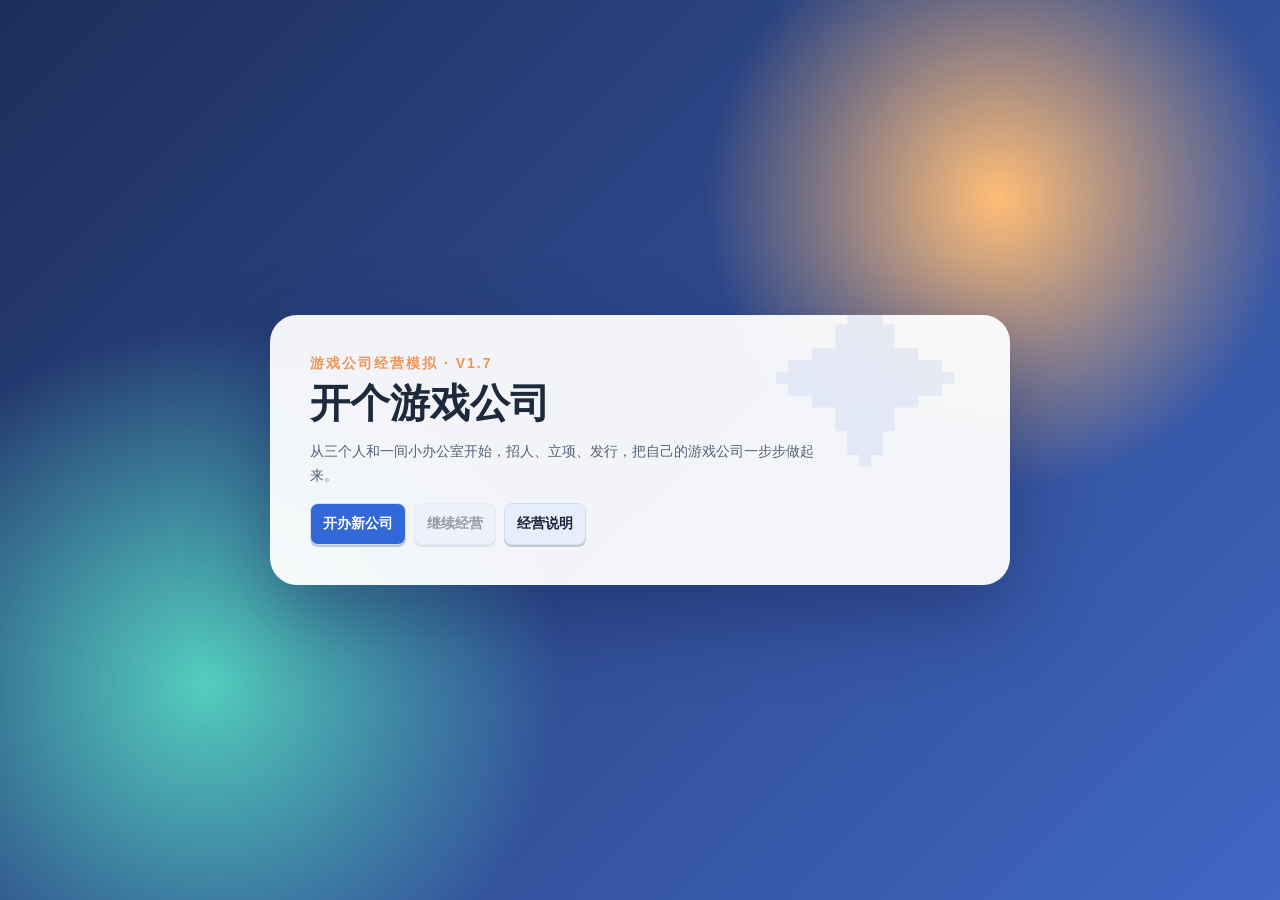
<file: 游戏库/03-模拟经营/开个游戏公司/开个游戏公司.V1.7功能修复备份.html>
<!doctype html><html lang="zh-CN"><head><meta charset="utf-8"><meta name="viewport" content="width=device-width,initial-scale=1,viewport-fit=cover"><title>开个游戏公司 V1.7</title><style>
:root{--ink:#17243a;--paper:#f4f7fb;--blue:#3268d8;--aqua:#2ab7a7;--orange:#f29354;--pink:#ee6881;--line:#dce4ef;--muted:#65748b;--shadow:0 10px 30px #27365716}*{box-sizing:border-box}body{margin:0;background:var(--paper);color:var(--ink);font:14px ui-rounded,"PingFang SC","Microsoft YaHei",sans-serif}button,input,select{font:inherit}button{min-height:40px;cursor:pointer;border:0;border-radius:10px;padding:8px 12px;background:#e7eef9;color:var(--ink);font-weight:800}button:hover{filter:brightness(.97)}button:disabled{opacity:.42;cursor:not-allowed}.primary{background:var(--blue);color:#fff}.orange{background:var(--orange);color:#fff}.danger{background:#fff0f1;color:#c33d59}.app{max-width:1440px;margin:auto;padding:14px}.top{height:65px;display:flex;align-items:center;gap:15px;padding:10px 14px;border:1px solid var(--line);border-radius:17px;background:#fff;box-shadow:var(--shadow);position:sticky;top:7px;z-index:4}.brand{display:flex;gap:9px;align-items:center;min-width:205px}.logo{width:38px;height:38px;border-radius:12px;background:linear-gradient(135deg,var(--orange),var(--pink));display:grid;place-items:center;color:#fff;font-size:20px}.brand b{display:block;font-size:16px}.brand small{display:block;color:var(--muted)}.clock{font-weight:900;color:var(--blue);white-space:nowrap}.trend{flex:1;color:var(--muted);white-space:nowrap;overflow:hidden;text-overflow:ellipsis}.speed{display:flex;gap:4px}.speed button{min-height:36px;padding:6px 9px}.speed button.active{background:var(--ink);color:#fff}.grid{display:grid;grid-template-columns:230px minmax(0,1fr) 290px;gap:14px;margin-top:14px}.card{background:#fff;border:1px solid var(--line);border-radius:16px;box-shadow:var(--shadow)}.side{padding:9px;height:max-content;position:sticky;top:84px}.nav{display:flex;align-items:center;width:100%;gap:9px;text-align:left;background:transparent;margin:2px 0}.nav.active{background:#eef4ff;color:var(--blue)}.nav em{font-style:normal;margin-left:auto;font-size:11px;background:#e7edf5;color:var(--muted);border-radius:9px;padding:2px 6px}.side hr{border:0;border-top:1px solid var(--line);margin:9px 0}.stats{display:grid;grid-template-columns:repeat(5,1fr);gap:9px;margin-bottom:14px}.stat{padding:11px 12px;min-height:75px}.stat label{font-size:12px;color:var(--muted)}.stat b{display:block;font-size:19px;margin:6px 0 2px;white-space:nowrap}.stat small{color:var(--aqua)}.section{padding:16px;margin-bottom:14px}.section h2{font-size:16px;margin:0 0 12px}.hero{background:linear-gradient(120deg,#1d3c75,#4974c9 53%,#f2975b);color:#fff;overflow:hidden;position:relative}.hero:after{content:"✦  ◆  ◼  ✦";font-size:38px;letter-spacing:17px;position:absolute;right:-7px;bottom:3px;color:#fff2}.hero p{line-height:1.6;max-width:600px;color:#e9f1ff;position:relative}.hero h1,.hero .actions{position:relative}.hero h1{font-size:24px;margin:0}.actions{display:flex;gap:8px;flex-wrap:wrap;margin-top:15px}.actions button{min-height:42px}.project-title{display:flex;align-items:center;gap:11px}.project-title .ico{font-size:29px}.project-title h3{margin:0}.project-title p{margin:3px 0;color:var(--muted)}.bar{height:10px;background:#e4ebf5;border-radius:99px;overflow:hidden;margin:11px 0 6px}.bar i{display:block;height:100%;background:linear-gradient(90deg,var(--aqua),#79d8c8);border-radius:99px}.meta{display:flex;justify-content:space-between;gap:10px;color:var(--muted);font-size:12px}.tag{display:inline-block;background:#edf2fa;color:#53647d;border-radius:99px;padding:3px 7px;font-size:11px;font-weight:800}.qualities{display:grid;grid-template-columns:repeat(4,1fr);gap:8px;margin-top:12px}.qualities div{background:#f5f7fb;border-radius:10px;padding:8px;text-align:center;color:var(--muted);font-size:11px}.qualities b{display:block;color:var(--ink);font-size:18px;margin-top:3px}.feed{padding:14px}.feed h3{font-size:15px;margin:0 0 8px}.feedlist{max-height:340px;overflow:auto}.news{border-bottom:1px solid #edf1f6;padding:9px 0;line-height:1.42}.news:last-child{border:0}.news b{display:block}.news small{color:var(--muted);font-size:11px}.warning{background:#fff9df;border-color:#f2dfa3}.warning h3{margin:0 0 7px}.warning p{margin:0 0 9px;line-height:1.55}.person{display:flex;gap:9px;align-items:center;border:1px solid var(--line);border-radius:12px;padding:10px;margin:8px 0}.avatar{height:40px;width:40px;border-radius:13px;display:grid;place-items:center;background:linear-gradient(135deg,#537fe0,#9a70d2);color:#fff;font-size:20px;flex:none}.person:nth-child(2n) .avatar{background:linear-gradient(135deg,#f08c5f,#e95e88)}.person main{min-width:0;flex:1}.person h3{font-size:14px;margin:0}.person p{margin:3px 0;color:var(--muted);font-size:12px;line-height:1.4}.person aside{text-align:right;color:var(--muted);font-size:12px}.energy{height:5px;background:#e5ebf4;border-radius:10px;overflow:hidden}.energy i{display:block;height:100%;background:var(--aqua)}.record{border:1px solid var(--line);border-radius:12px;padding:11px;margin:8px 0}.record p{font-size:12px;color:var(--muted);margin:5px 0}.record .row{display:flex;gap:10px;flex-wrap:wrap;font-size:12px}.empty{text-align:center;color:var(--muted);padding:23px 10px}.two{display:grid;grid-template-columns:1fr 1fr;gap:11px}.split{display:flex;align-items:center;gap:8px}.split .grow{flex:1}.upcoming{background:#f3f7ff;border-radius:10px;padding:10px;line-height:1.55;font-size:12px}.bottomnav{display:none}dialog{border:0;padding:0;width:min(700px,calc(100% - 24px));max-height:88vh;border-radius:18px;color:var(--ink);box-shadow:0 25px 80px #17243a60}dialog::backdrop{background:#17243a85;backdrop-filter:blur(3px)}.dhead{display:flex;justify-content:space-between;align-items:center;padding:17px 19px 13px;border-bottom:1px solid var(--line)}.dhead h2{font-size:18px;margin:0}.dbody{padding:15px 19px;max-height:64vh;overflow:auto}.dfoot{display:flex;gap:8px;justify-content:flex-end;padding:12px 19px;border-top:1px solid var(--line)}.form{display:grid;grid-template-columns:1fr 1fr;gap:11px}.field label{display:block;font-size:12px;font-weight:900;color:#51627c;margin-bottom:5px}.field input,.field select{width:100%;border:1px solid #d4dfec;border-radius:10px;padding:10px;background:#fff;color:var(--ink)}.hint{background:#eff5ff;color:#45618f;border-radius:10px;padding:10px 11px;line-height:1.5;font-size:12px;margin:12px 0}.picks{display:grid;grid-template-columns:1fr 1fr;gap:7px}.pick{border:1px solid var(--line);padding:8px;border-radius:10px;display:flex;gap:7px;align-items:center;font-size:12px}.pick.dim{opacity:.45}.pick small{display:block;color:var(--muted)}.job{border:1px solid var(--line);border-radius:12px;padding:11px;margin:8px 0}.job h3{margin:0 0 4px}.job p{color:var(--muted);font-size:12px;line-height:1.45;margin:4px 0}.report{width:min(780px,calc(100% - 14px));max-height:94vh}.report .dbody{max-height:76vh}.reporthero{background:linear-gradient(135deg,#213d76,#3868c9);color:#fff;padding:17px;border-radius:13px}.reporthero h1{margin:2px 0 5px;font-size:25px}.score{font-size:46px;font-weight:900;color:#ffe18a}.reportgrid{display:grid;grid-template-columns:repeat(3,1fr);gap:8px;margin:11px 0}.reportgrid div{background:#f4f7fb;padding:9px;border-radius:10px;font-size:12px;color:var(--muted)}.reportgrid b{display:block;color:var(--ink);font-size:16px;margin-top:3px}.quote{border-left:3px solid var(--orange);padding:7px 9px;margin:7px 0;background:#fff8f3;font-size:12px;line-height:1.45}.start{min-height:100vh;display:grid;place-items:center;padding:20px;background:radial-gradient(circle at 78% 22%,#ffbd76 0,transparent 24%),radial-gradient(circle at 16% 76%,#53cdbd 0,transparent 28%),linear-gradient(135deg,#1d2e5b,#4167c4)}.startcard{width:min(740px,100%);padding:40px;border-radius:27px;background:#fffffff0;box-shadow:0 30px 80px #14235470;position:relative;overflow:hidden}.startcard:after{content:"✦";position:absolute;right:6%;top:-35px;font-size:190px;color:#3267d815}.startcard h1{font-size:40px;line-height:1.15;margin:7px 0 12px;position:relative}.startcard p{max-width:520px;color:#52617a;line-height:1.7;position:relative}.eyebrow{font-weight:900;letter-spacing:2px;color:var(--orange);position:relative}.toast{position:fixed;z-index:30;left:50%;bottom:18px;transform:translate(-50%,80px);background:#17243a;color:#fff;border-radius:99px;padding:10px 15px;box-shadow:var(--shadow);transition:.25s}.toast.show{transform:translate(-50%,0)}.hidden{display:none!important}
@media(max-width:1050px){.grid{grid-template-columns:210px minmax(0,1fr)}.right{grid-column:1/-1;display:grid;grid-template-columns:1fr 1fr;gap:14px}.stats{grid-template-columns:repeat(3,1fr)}.feed{max-height:330px}.feedlist{max-height:245px}}@media(max-width:720px){body{font-size:13px;padding-bottom:76px}.app{padding:8px}.top{height:64px;padding:8px 9px;gap:5px;border-radius:14px}.brand{min-width:0;flex:none}.brand small{display:none}.brand b{font-size:14px;white-space:nowrap}.logo{height:34px;width:34px}.clock{margin-left:auto;font-size:11px}.trend{display:none}.speed{gap:3px}.speed button{min-height:44px;padding:5px 7px;font-size:11px}.grid{display:block;margin-top:9px}.side{display:none}.stats{grid-template-columns:1fr 1fr;gap:7px;margin-bottom:9px}.stat{min-height:66px;padding:9px}.stat:nth-child(5){grid-column:span 2}.stat b{font-size:17px}.section{padding:13px;margin-bottom:9px}.hero h1{font-size:21px}.hero p{margin:7px 0}.actions{margin-top:12px;gap:6px}.actions button{min-height:44px;padding:8px 10px}.right{display:block}.right>*{margin-bottom:9px}.qualities{grid-template-columns:1fr 1fr}.bottomnav{position:fixed;display:flex;z-index:8;bottom:0;left:0;right:0;height:68px;background:#fffffff5;backdrop-filter:blur(8px);border-top:1px solid var(--line);justify-content:space-around;padding:5px calc(4px + env(safe-area-inset-right)) calc(5px + env(safe-area-inset-bottom)) calc(4px + env(safe-area-inset-left))}.bottomnav button{min-height:48px;flex:1;background:transparent;font-size:11px;padding:3px;color:var(--muted)}.bottomnav button.active{color:var(--blue);background:#eef4ff}.form{grid-template-columns:1fr}.picks{grid-template-columns:1fr}.two{grid-template-columns:1fr}.dhead{padding:14px 15px 11px}.dbody{padding:13px 15px;max-height:66vh}.dfoot{position:sticky;bottom:0;background:#fff;padding:10px 15px}.dfoot button{min-height:44px}.report{width:100%;height:100%;max-height:100%;border-radius:0}.report .dbody{max-height:calc(100vh - 145px)}.reportgrid{grid-template-columns:1fr 1fr}.startcard{padding:29px 22px;border-radius:21px}.startcard h1{font-size:31px}}@media(max-width:360px){.brand{gap:0}.brand b{display:none}.clock{font-size:10px}.speed button{min-width:34px;padding:5px 3px}}
.studio-home{display:grid;grid-template-columns:minmax(0,1.55fr) minmax(260px,.72fr);gap:14px}.office-card{padding:0;overflow:hidden;background:#172847;border-color:#213c66}.office-head{display:flex;justify-content:space-between;align-items:center;padding:12px 14px;background:#fff;color:var(--ink)}.office-head b{font-size:15px}.office-head small{color:var(--muted)}#officeCanvas{display:block;width:100%;height:auto;image-rendering:pixelated;image-rendering:crisp-edges;cursor:pointer;background:#253f6b}.scene-note{padding:8px 14px;background:#1b3155;color:#dbeaff;font-size:12px}.scene-note b{color:#ffe49a}.scene-actions{display:grid;grid-template-columns:repeat(5,1fr);gap:7px;margin-top:12px}.scene-actions button{min-height:46px;font-size:12px;padding:6px}.project-rail{display:grid;gap:10px;align-content:start}.mini-panel{padding:13px}.mini-panel h3{margin:0 0 8px;font-size:14px}.compact-stat{display:grid;grid-template-columns:1fr 1fr;gap:7px}.compact-stat div{border-radius:9px;background:#f3f6fb;padding:8px;color:var(--muted);font-size:11px}.compact-stat b{display:block;font-size:16px;color:var(--ink);margin-top:2px}.facility-grid{display:grid;grid-template-columns:repeat(2,1fr);gap:8px}.facility{border:1px solid var(--line);border-radius:10px;padding:9px}.facility b{display:block}.facility small{display:block;color:var(--muted);line-height:1.4;margin:3px 0 7px}.person-card{display:grid;grid-template-columns:68px 1fr;gap:12px}.pixel-portrait{height:68px;width:68px;background:linear-gradient(135deg,#f19761,#916ed2);border-radius:13px;display:grid;place-items:center;color:#fff;font-size:28px}.choice{border:1px solid var(--line);border-radius:11px;padding:10px;margin:8px 0}.choice h3{margin:0 0 4px;font-size:14px}.choice p{margin:0 0 8px;font-size:12px;color:var(--muted);line-height:1.45}.decision-scene{background:#203c70;color:#fff;border-radius:12px;padding:11px;font-size:12px;line-height:1.5}.decision-scene b{color:#ffe094}.facility-mark{display:inline-block;background:#edf3ff;color:#4169ba;border-radius:8px;padding:4px 6px;font-size:11px;margin:2px}.profile-line{font-size:12px;line-height:1.6;color:var(--muted)}.profile-line b{color:var(--ink)}@media(max-width:720px){.studio-home{display:block}.office-card{margin-bottom:9px}.office-head{padding:10px 11px}.scene-actions{grid-template-columns:repeat(3,1fr)}.scene-actions button{min-height:44px}.project-rail{display:grid;grid-template-columns:1fr 1fr;gap:8px}.project-rail .wide{grid-column:1/-1}.compact-stat{grid-template-columns:1fr 1fr}.facility-grid{grid-template-columns:1fr}.person-card{grid-template-columns:56px 1fr}.pixel-portrait{height:56px;width:56px}.stats{display:flex;overflow:auto;scroll-snap-type:x mandatory;padding-bottom:3px}.stat{min-width:116px;scroll-snap-align:start}.stat:nth-child(5){grid-column:auto}.office-card{border-radius:14px}}
</style></head><body>
<section id="start" class="start"><main class="startcard"><div class="eyebrow">游戏公司经营模拟 · V1.7</div><h1>开个游戏公司</h1><p>从三个人和一间小办公室开始，招人、立项、发行，把自己的游戏公司一步步做起来。</p><div class="actions"><button class="primary" onclick="newGame()">开办新公司</button><button id="continue" onclick="continueGame()">继续经营</button><button onclick="openHelp()">经营说明</button></div></main></section>
<div id="game" class="app hidden"><header class="top"><div class="brand"><div class="logo">◆</div><div><b id="company">新星游戏</b><small id="office">小型出租办公室</small></div></div><div id="clock" class="clock"></div><div id="trendline" class="trend"></div><div class="speed"><button data-s="0" onclick="setSpeed(0)">Ⅱ</button><button data-s="1" onclick="setSpeed(1)">1×</button><button data-s="2" onclick="setSpeed(2)">2×</button><button data-s="4" onclick="setSpeed(4)">4×</button></div></header><div class="grid"><aside class="card side"><button class="nav active" data-page="home" onclick="page('home')">⌂ 总览</button><button class="nav" data-page="team" onclick="page('team')">♟ 团队 <em id="teamnum"></em></button><button class="nav" data-page="market" onclick="page('market')">◈ 市场</button><button class="nav" data-page="history" onclick="page('history')">▤ 历史</button><button class="nav" data-page="research" onclick="page('research')">⚗ 研发</button><hr><button onclick="manualSave()">保存进度</button><button class="danger" onclick="deleteSave()">删除存档</button></aside><main><div id="page-home"></div><div id="page-team" class="hidden"></div><div id="page-market" class="hidden"></div><div id="page-history" class="hidden"></div><div id="page-research" class="hidden"></div></main><aside class="right"><section id="alert" class="card warning hidden"></section><section class="card feed"><h3>行业快讯</h3><div id="news" class="feedlist"></div></section></aside></div><nav class="bottomnav"><button data-page="home" class="active" onclick="page('home')">⌂<br>总览</button><button data-page="team" onclick="page('team')">♟<br>团队</button><button data-page="market" onclick="page('market')">◈<br>市场</button><button data-page="history" onclick="page('history')">▤<br>历史</button><button data-page="research" onclick="page('research')">⚗<br>研发</button></nav></div>
<dialog id="projectDialog"><div class="dhead"><h2>立项：做一款新游戏</h2><button onclick="closeModal('projectDialog')">×</button></div><div class="dbody"><div class="form"><div class="field"><label>作品名称</label><input id="pname" maxlength="18" placeholder="例如：月面信使"></div><div class="field"><label>项目规模</label><select id="psize" onchange="previewProject()"><option value="small">小型游戏 · 低风险</option><option value="normal">普通游戏 · 平衡</option><option value="large">大型游戏 · 高投入</option></select></div><div class="field"><label>游戏类型</label><select id="pgenre" onchange="previewProject()"></select></div><div class="field"><label>游戏题材</label><select id="ptheme" onchange="previewProject()"></select></div><div class="field"><label>首发平台</label><select id="pplatform" onchange="previewProject()"></select></div><div class="field"><label>营销投入</label><select id="pmarketing" onchange="previewProject()"><option value="0">克制宣传 · ¥0</option><option value="45000">小范围预热 · ¥4.5万</option><option value="110000">媒体投放 · ¥11万</option></select></div></div><div id="projectPreview" class="hint"></div><div class="field"><label>项目团队（2—3 人）</label><div id="projectPicks" class="picks"></div></div></div><div class="dfoot"><button onclick="closeModal('projectDialog')">再想想</button><button class="primary" onclick="startProject()">确认立项</button></div></dialog>
<dialog id="recruitDialog"><div class="dhead"><h2>招聘候选人</h2><button onclick="closeModal('recruitDialog')">×</button></div><div class="dbody"><div class="field"><label>招聘渠道</label><select id="channel" onchange="drawCandidates()"><option value="local">本地招聘 · ¥1.2万</option><option value="web">人才网站 · ¥4万</option><option value="headhunt">猎头招聘 · ¥10万</option></select></div><div id="candidates"></div></div><div class="dfoot"><button onclick="closeModal('recruitDialog')">关闭</button></div></dialog>
<dialog id="outsourceDialog"><div class="dhead"><h2>选择外包工作</h2><button onclick="closeModal('outsourceDialog')">×</button></div><div class="dbody"><p id="outsourceCooldown" class="hint"></p><div id="jobs"></div></div><div class="dfoot"><button onclick="closeModal('outsourceDialog')">关闭</button></div></dialog>
<dialog id="trainDialog"><div class="dhead"><h2 id="trainTitle">员工安排</h2><button onclick="closeModal('trainDialog')">×</button></div><div class="dbody"><p id="trainDetail" class="hint"></p><div class="actions"><button onclick="scheduleTraining('code')">程序培训 · ¥2.5万</button><button onclick="scheduleTraining('art')">美术培训 · ¥2.5万</button><button onclick="scheduleTraining('music')">音乐培训 · ¥2.5万</button><button onclick="scheduleTraining('idea')">创意培训 · ¥2.5万</button><button class="orange" onclick="scheduleRest()">休息一周 · 免费</button></div></div><div class="dfoot"><button onclick="closeModal('trainDialog')">关闭</button></div></dialog>
<dialog id="helpDialog"><div class="dhead"><h2>经营说明</h2><button onclick="closeModal('helpDialog')">×</button></div><div class="dbody"><p>1× 速度下每 5 秒推进一周；每周都会结算工资、项目进度、体力和在售游戏。暂停时不会产生收入、进度或恢复。</p><p>立项时要看团队覆盖、市场阶段、平台与预算。作品发行后，销量会按周逐步增长，可随时在作品卡片中查看销售报告。</p><p>外包能救急，但有周期、质量要求和冷却。体力低于 60 会降低效率；低于 15 有职业倦怠风险，主动休息也是经营的一部分。</p></div><div class="dfoot"><button class="primary" onclick="closeModal('helpDialog')">明白了</button></div></dialog>
<dialog id="eventDialog"><div class="dhead"><h2 id="eventTitle">行业事件</h2></div><div class="dbody"><p id="eventText" class="hint"></p></div><div class="dfoot"><button onclick="resolveEvent(false)">婉拒</button><button class="primary" onclick="resolveEvent(true)">接受</button></div></dialog>
<dialog id="crisisDialog"><div class="dhead"><h2>公司危机</h2></div><div class="dbody"><p id="crisisText" class="hint"></p><p>第一次资金跌破 0 不会立刻结束，但连续 8 周为负或负债低于 ¥500,000 将判定破产。</p><div class="actions"><button class="primary" onclick="takeLoan()">短期贷款 ¥300,000<br><small>48 周后偿还 ¥360,000</small></button><button class="orange" onclick="crisisOutsource()">寻找紧急外包</button><button onclick="pauseProjectForCrisis()">暂停当前项目</button><button onclick="continueCrisis()">继续经营</button></div></div></dialog>
<dialog id="reportDialog" class="report"><div class="dhead"><h2>销售报告</h2></div><div id="reportBody" class="dbody"></div><div class="dfoot"><button class="primary" onclick="closeReport()">关闭报告</button></div></dialog>
<dialog id="gameoverDialog"><div class="dhead"><h2>公司停止营业</h2></div><div class="dbody"><p class="hint">资金链已无法维持。下一次创业会更有经验。</p></div><div class="dfoot"><button class="primary" onclick="newGame()">重新创业</button><button onclick="showStart()">返回标题</button></div></dialog><dialog id="facilityDialog"><div class="dhead"><h2>公司设施</h2><button onclick="closeModal('facilityDialog')">×</button></div><div id="facilityBody" class="dbody"></div><div class="dfoot"><button onclick="closeModal('facilityDialog')">完成</button></div></dialog><dialog id="personDialog"><div class="dhead"><h2>员工档案</h2><button onclick="closeModal('personDialog')">×</button></div><div id="personBody" class="dbody"></div><div class="dfoot"><button onclick="closeModal('personDialog')">关闭</button></div></dialog><dialog id="decisionDialog"><div class="dhead"><h2 id="decisionTitle">开发抉择</h2></div><div id="decisionBody" class="dbody"></div><div class="dfoot"><button onclick="skipDecision()">暂不决定</button></div></dialog><div id="toast" class="toast"></div>
<script>
const KEY='pixelWorkshop_v1',V='1.6',GAME_TITLE='开个游戏公司',DEFAULT_COMPANY='新星游戏';const genres=['RPG','动作','模拟','策略','冒险','射击','益智','经营'];const themes=['幻想','侦探','太空','城市','机器人','料理','学校','战争'];const platforms=[{n:'Pocket-1',fee:18000,users:52,share:.28},{n:'PC',fee:0,users:39,share:.22},{n:'NovaBox',fee:70000,users:74,share:.3}];const offices=[{name:'小型出租办公室',cap:4,rent:24000,need:1,cost:0},{name:'明亮办公间',cap:7,rent:60000,need:2,cost:680000},{name:'创意办公层',cap:11,rent:135000,need:3,cost:2500000},{name:'星港总部',cap:18,rent:300000,need:4,cost:7900000}];const roles={programmer:['程序','🧑‍💻','code'],artist:['美术','🎨','art'],planner:['策划','🗺️','idea'],musician:['音乐','🎹','music'],producer:['制作人','🎬','idea']};const names=['林晨','周可','沈遥','程野','叶澄','孟希','许墨','唐果','白屿','苏晚','郭岩','陆宁'];let S=null,speed=1,timer=null,candidates=[],activeStaff=null,modalState=null;
const rnd=(a,b)=>Math.floor(Math.random()*(b-a+1))+a,clamp=(n,a,b)=>Math.max(a,Math.min(b,n)),money=n=>'¥'+Math.round(n).toLocaleString('zh-CN'),date=()=>`${S.year}.${S.month} · 第 ${S.week} 周`;
function staff(name,role,lvl=1){let q={code:rnd(24,40),art:rnd(18,36),music:rnd(15,33),idea:rnd(22,40)};q[roles[role][2]]+=20;if(role==='producer')Object.keys(q).forEach(k=>q[k]+=7);return{id:Math.floor(Date.now()+Math.random()*1e6),name,role,lvl,salary:rnd(11000,15500)*lvl,energy:100,xp:0,stats:q,status:null,creativity:0}}
function fresh(){return{version:V,company:DEFAULT_COMPANY,year:2028,month:1,week:1,money:1180000,fame:4,fans:90,rp:8,level:1,office:0,staff:[staff('林晨','programmer'),staff('周可','artist'),staff('沈遥','planner')],project:null,outsource:null,outsourceCooldown:0,games:[],sales:[],news:[],trend:newTrend(),loans:[],crisis:{negativeWeeks:0,seen:false},event:null,unlocked:{genres:genres.slice(0,6),themes:themes.slice(0,6)},modal:null}}
function newTrend(){let category=['genre','theme','platform'][rnd(0,2)],pool=category==='genre'?genres:category==='theme'?themes:platforms.map(x=>x.n);return{category,name:pool[rnd(0,pool.length-1)],stage:'升温期',weeks:8}}
function addNews(type,text,ref=''){S.news.unshift({year:S.year,month:S.month,week:S.week,type,text,ref});S.news=S.news.slice(0,32)}
function save(){if(S){S.version=V;localStorage.setItem(KEY,JSON.stringify(S))}}function rawLoad(){try{return JSON.parse(localStorage.getItem(KEY))}catch{return null}}
function migrate(raw){if(!raw||typeof raw!=='object')throw Error('empty');if(raw.version===V)return raw;let old=JSON.parse(JSON.stringify(raw)),x={...fresh(),...raw,version:V};x.staff=(raw.staff||[]).map(e=>({...staff(e.name||'未命名员工',e.role||'planner',e.lvl||1),...e,status:e.status||null,creativity:e.creativity||0,energy:clamp(e.energy??100,0,100),xp:e.xp||0}));x.news=(raw.news||[]).map(n=>({year:n.year??raw.year??2028,month:n.month??raw.month??1,week:n.week??raw.week??1,type:n.type||n.t||'旧记录',text:n.text||n.x||'',ref:n.ref||''}));x.trend=raw.trend?.category?raw.trend:newTrend();if(raw.project){let p=raw.project;x.project={...p,phase:p.phase||0,phases:p.phases||['企划','程序开发','美术制作','音乐制作'],stage:p.stage||'dev',team:p.team||[],finance:p.finance||{base:p.baseCost||0,platform:0,marketing:p.marketing||0,wages:0,debug:0,events:0,total:p.cost||p.baseCost||0},startTrend:x.trend,paused:!!p.paused}}x.outsource=raw.outsource||null;x.outsourceCooldown=raw.outsourceCooldown||0;x.crisis=raw.crisis||{negativeWeeks:0,seen:false};x.event=null;localStorage.setItem(KEY+'_legacy_'+Date.now(),JSON.stringify(old));return x}
function load(){let r=rawLoad();if(!r)return null;try{return migrate(r)}catch(e){localStorage.setItem(KEY+'_legacy_'+Date.now(),JSON.stringify(r));setTimeout(()=>toast('旧存档无法升级，原始存档已保留。'),100);return null}}
function checkContinue(){document.getElementById('continue').disabled=!rawLoad()}function newGame(){S=fresh();addNews('开业',`${DEFAULT_COMPANY}在一间小办公室正式开张。`);save();showGame()}function continueGame(){let v=load();if(!v){toast('没有可用的存档。');return}S=v;save();showGame()}function showGame(){document.getElementById('start').classList.add('hidden');document.getElementById('game').classList.remove('hidden');speed=S.project?.stage==='debug'||(S.crisis?.seen&&S.money<0)?0:1;clearInterval(timer);timer=setInterval(()=>{if(speed>0&&!hasOpenModal())advanceWeek(speed)},1000);render()}function showStart(){clearInterval(timer);document.getElementById('game').classList.add('hidden');document.getElementById('start').classList.remove('hidden');checkContinue()}function deleteSave(){if(confirm('确定删除当前存档？')){localStorage.removeItem(KEY);S=null;showStart()}}function manualSave(){save();toast('进度已保存到本机。')}
function hasOpenModal(){return[...document.querySelectorAll('dialog')].some(x=>x.open)}function setSpeed(n){speed=n;document.querySelectorAll('[data-s]').forEach(x=>x.classList.toggle('active',+x.dataset.s===n));}function pauseFor(reason,major=false){if(!modalState)modalState={speed,reason,major};setSpeed(0)}function openModal(id,major=false){pauseFor(id,major);document.getElementById(id).showModal()}function closeModal(id){let d=document.getElementById(id);if(d.open)d.close();if(modalState&&modalState.reason===id&&!modalState.major){let old=modalState.speed;modalState=null;setSpeed(old)}else if(modalState&&modalState.reason===id){modalState=null}}
function advanceWeek(times=1){for(let i=0;i<times;i++){if(hasOpenModal()||speed===0)break;S.week++;if(S.week>4){S.week=1;S.month++;if(S.month>12){S.month=1;S.year++;annualAwards()}}weeklyPayroll();processStaff();processProject();processOutsource();processSales();processLoans();progressTrend();financialRisk();maybeEvent();if(hasOpenModal()||speed===0)break;}save();render()}
function weeklyPayroll(){let total=0;S.staff.forEach(e=>{let w=e.salary/4;total+=w;if(S.project?.team.includes(e.id)&&!S.project.paused){S.project.finance.wages+=w;S.project.finance.total+=w}});S.money-=total;if(S.week===1)addNews('月度财务',`本月起始扣除房租 ${money(offices[S.office].rent)}；员工工资按周结算。`);if(S.week===1)S.money-=offices[S.office].rent}
function effect(e){return e.energy>=60?1:e.energy>=35?.9:e.energy>=15?.75:.55}function processStaff(){S.staff.forEach(e=>{if(!e.status){e.energy=clamp(e.energy+18,0,100);return}if(e.status.kind==='rest'){e.status.weeks--;e.energy=clamp(e.energy+35,0,100);if(e.status.weeks<=0){e.status=null;addNews('休息结束',`${e.name} 恢复了精神。`,e.name)}}else if(e.status.kind==='train'){e.status.weeks--;e.energy=clamp(e.energy-8,0,100);if(e.status.weeks<=0){e.stats[e.status.key]+=rnd(4,7);e.xp+=1;addNews('培训完成',`${e.name} 的${labelKey(e.status.key)}能力提升。`,e.name);e.status=null}}});let danger=S.staff.find(e=>e.energy<15&&!e.status?.warned);if(danger&&!hasOpenModal()){danger.status={...(danger.status||{}),warned:true};pauseFor('fatigue',true);document.getElementById('alert').classList.remove('hidden');document.getElementById('alert').innerHTML=`<h3>体力危险：${danger.name}</h3><p>${danger.name} 的体力低于 15。继续赶工会显著降低发挥并提高 Bug 风险。</p><button class="orange" onclick="emergencyRest(${danger.id})">暂停项目并休息</button><button onclick="dismissAlert()">我知道了</button>`}}
function labelKey(k){return({code:'程序',art:'美术',music:'音乐',idea:'创意'})[k]}function processProject(){let p=S.project;if(!p||p.paused||p.stage==='debug')return;let phase=p.phases[p.phase],key=phase==='程序开发'?'code':phase==='美术制作'?'art':phase==='音乐制作'?'music':'idea',team=p.team.map(id=>S.staff.find(x=>x.id===id)).filter(Boolean);let power=team.reduce((a,e)=>a+e.stats[key]*effect(e),0),low=team.some(e=>e.energy<35);p.progress+=power/2;p.quality[key]+=power/20;team.forEach(e=>{e.energy=clamp(e.energy-rnd(3,5),0,100);e.xp++;if(e.xp>=8){e.xp=0;e.lvl++;Object.keys(e.stats).forEach(k=>e.stats[k]+=rnd(2,4));addNews('员工成长',`${e.name} 升至 Lv.${e.lvl}。`,e.name)}});p.bugs+=Math.random()<(low?.45:.18)?rnd(1,3):0;if(Math.random()<.08)projectEvent(p,team);if(p.progress>=100){p.progress=0;p.phase++;if(p.phase>=p.phases.length){p.stage='debug';p.bugs+=rnd(3,8);addNews('开发完成',`《${p.name}》进入调试，发现 ${p.bugs} 个 Bug。`,p.name);pauseFor('debug',true);toast('项目进入调试：请决定继续打磨还是发行。')}else addNews('阶段完成',`《${p.name}》完成${phase}，进入${p.phases[p.phase]}。`,p.name)}}
function projectEvent(p,team){let es=[['灵感闪现',()=>{p.quality.idea+=7;return'发现新的玩法灵感。'}],['返工问题',()=>{p.bugs+=4;p.progress=Math.max(0,p.progress-12);p.finance.events+=18000;p.finance.total+=18000;S.money-=18000;return'返工支出 ¥18,000。'}],['配合默契',()=>{p.progress+=12;return'团队配合让进度跃升。'}]];let e=es[rnd(0,es.length-1)];addNews(e[0],`《${p.name}》：${e[1]()}`,p.name)}
const jobDefs=[{id:'art',name:'小型美术单',weeks:2,min:1,max:2,minPay:80000,maxPay:120000,drain:[5,6],need:'art',risk:0},{id:'custom',name:'商业定制单',weeks:3,min:2,max:3,minPay:150000,maxPay:230000,drain:[5,7],need:'idea',risk:.18},{id:'urgent',name:'紧急救火单',weeks:2,min:3,max:3,minPay:220000,maxPay:300000,drain:[7,8],need:'code',risk:.28}];
function openOutsource(filter=''){openModal('outsourceDialog');document.getElementById('outsourceCooldown').textContent=S.outsource?'已有外包正在执行。':S.outsourceCooldown?`团队还需冷却 ${S.outsourceCooldown} 周，暂不能接新外包。`:'外包会占用员工并产生疲劳；连续接单会损失团队创意。';document.getElementById('jobs').innerHTML=jobDefs.filter(j=>!filter||j.id===filter).map(j=>`<div class="job"><h3>${j.name} <span class="tag">${j.weeks} 周 · ${j.min}—${j.max} 人</span></h3><p>预期收入 ${money(j.minPay)}—${money(j.maxPay)}。${j.risk?'达不到质量要求可能少结算。':'风险低，适合保底。'}</p><button ${S.outsource||S.outsourceCooldown?'disabled':''} onclick="selectJob('${j.id}')">安排人员</button></div>`).join('')}
function selectJob(id){let j=jobDefs.find(x=>x.id===id),free=S.staff.filter(e=>!e.status&&!S.project?.team.includes(e.id));if(free.length<j.min){toast('可安排的空闲员工不足。');return}let picks=free.map((e,i)=>`<label class="pick"><input type="checkbox" value="${e.id}" ${i<j.max?'checked':''}>${e.name}<small>${roles[e.role][0]} · 体力 ${e.energy}</small></label>`).join('');document.getElementById('jobs').innerHTML=`<div class="hint">选择 ${j.min}—${j.max} 名空闲员工，项目完成后自动结算。</div><div class="picks">${picks}</div><div class="actions"><button class="primary" onclick="startOutsource('${id}')">确认接单</button></div>`}
function startOutsource(id){let j=jobDefs.find(x=>x.id===id),ids=[...document.querySelectorAll('#jobs input:checked')].map(x=>+x.value);if(ids.length<j.min||ids.length>j.max){toast(`请选择 ${j.min}—${j.max} 人。`);return}S.outsource={id,team:ids,weeksLeft:j.weeks,totalWeeks:j.weeks,quality:0};ids.forEach(i=>S.staff.find(e=>e.id===i).status={kind:'outsource',job:id});addNews('接下外包',`${j.name} 开始执行，预计 ${j.weeks} 周后结算。`,j.name);closeModal('outsourceDialog');save();render()}
function processOutsource(){if(S.outsourceCooldown)S.outsourceCooldown--;let o=S.outsource;if(!o)return;let j=jobDefs.find(x=>x.id===o.id),team=o.team.map(i=>S.staff.find(e=>e.id===i));o.weeksLeft--;o.quality+=team.reduce((a,e)=>a+e.stats[j.need]*effect(e),0)/team.length;team.forEach(e=>{e.energy=clamp(e.energy-rnd(j.drain[0],j.drain[1]),0,100);e.creativity-=2});if(o.weeksLeft<=0){let average=o.quality/o.totalWeeks,ratio=average>=42?1:average>=33?rnd(70,90)/100:rnd(70,90)/100;let income=Math.round(rnd(j.minPay,j.maxPay)*ratio);S.money+=income;team.forEach(e=>e.status=null);S.outsource=null;S.outsourceCooldown=2;addNews('外包结算',`${j.name} 完成，质量 ${Math.round(average)}，到账 ${money(income)}。`,j.name);toast(`外包结算：${money(income)}。`)}}
function fitInfo(g,t,platform){let best=[['RPG','幻想'],['策略','战争'],['模拟','城市'],['冒险','侦探'],['动作','机器人'],['经营','料理']],score=best.some(x=>x[0]===g&&x[1]===t)?1.18:.96;let tr=S.trend,match=(tr.category==='genre'&&tr.name===g)||(tr.category==='theme'&&tr.name===t)||(tr.category==='platform'&&tr.name===platform);return{score,match,label:score>=1.15?'非常契合':score>=1?'比较契合':'存在风险'}}function trendFactor(p){let t=S.trend,match=(t.category==='genre'&&t.name===p.genre)||(t.category==='theme'&&t.name===p.theme)||(t.category==='platform'&&t.name===p.platform);if(!match)return 1;return t.stage==='热门期'?1.22:t.stage==='升温期'?1.1:1.04}function progressTrend(){S.trend.weeks--;if(S.trend.weeks>0)return;if(S.trend.stage==='升温期'){S.trend.stage='热门期';S.trend.weeks=8}else if(S.trend.stage==='热门期'){S.trend.stage='降温期';S.trend.weeks=8}else{S.trend=newTrend()}addNews('市场风向',`${S.trend.name}${trendLabel(S.trend.category)}进入${S.trend.stage}。`,S.trend.name)}function trendLabel(c){return c==='genre'?'玩法':c==='theme'?'题材':'平台'}
function processSales(){S.sales.forEach(s=>{if(s.weekIndex>=s.weights.length)return;let gross=Math.round(s.targetGross*s.weights[s.weekIndex]*(.97+Math.random()*.06));applySale(s,gross);s.weekIndex++});S.sales=S.sales.filter(x=>x.weekIndex<x.weights.length)}function applySale(s,gross){let g=S.games.find(x=>x.id===s.gameId),plat=platforms.find(x=>x.n===g.platform),cut=Math.round(gross*plat.share),net=gross-cut,units=Math.max(1,Math.round(gross/g.price));g.gross+=gross;g.platformCut+=cut;g.netRevenue+=net;g.units+=units;g.profit=g.netRevenue-g.finance.total;S.money+=net}function scoreRatio(score){let range=score<5?[.3,.7]:score<6?[.6,1]:score<7?[.9,1.5]:score<8?[1.5,2.5]:score<9?[2.5,4.5]:[4,8];return range[0]+Math.random()*(range[1]-range[0])}
function debugProject(polish=false){let p=S.project;if(!p||p.stage!=='debug')return;let cost=polish?85000:36000;if(S.money<cost){toast('资金不足，无法继续调试。');return}S.money-=cost;p.finance.debug+=cost;p.finance.total+=cost;p.bugs=Math.max(0,p.bugs-(polish?rnd(5,9):rnd(7,13)));if(polish)Object.keys(p.quality).forEach(k=>p.quality[k]+=rnd(2,5));addNews(polish?'持续打磨':'集中调试',`《${p.name}》剩余 ${p.bugs} 个 Bug。`,p.name);save();render()}
function releaseProject(){let p=S.project;if(!p||p.stage!=='debug')return;let qa=Object.values(p.quality).reduce((a,b)=>a+b,0)/4,fi=fitInfo(p.genre,p.theme,p.platform),market=trendFactor(p);let score=clamp(5.5+qa/13+(fi.score-1)*2.3+(market-1)*1.4+S.fame*.04-p.bugs*.075+(Math.random()-.5)*.7,1,10);score=Math.round(score*10)/10;let plat=platforms.find(x=>x.n===p.platform),ratio=scoreRatio(score)*market,expectedNet=p.finance.total*ratio,targetGross=expectedNet/(1-plat.share),id=Date.now();let game={...p,id,score,release:date(),price:p.size==='small'?49:p.size==='large'?168:98,gross:0,platformCut:0,netRevenue:0,profit:-p.finance.total,units:0,market,ratio};S.games.unshift(game);let sale={gameId:id,targetGross,weekIndex:0,weights:score<5?[.3,.23,.16,.1,.07,.05,.03,.025,.02,.01,.005]:[.3,.19,.13,.09,.07,.06,.05,.04,.03,.02,.015,.005]};applySale(sale,Math.round(targetGross*sale.weights[0]));sale.weekIndex=1;S.sales.push(sale);S.fans+=Math.round(score*30);S.fame+=score>=8?3:score>=6?1:0;S.rp+=Math.max(2,Math.round(score));S.level=1+Math.floor((S.fame+S.games.length*2)/13);addNews('正式发行',`《${p.name}》以 ${score.toFixed(1)} 分发行，首周销售已结算。`,p.name);p.team.forEach(i=>{let e=S.staff.find(x=>x.id===i);if(e?.status?.kind==='project')e.status=null});S.project=null;showReport(game,fi);save();render()}
function comments(g,fi){let q=g.quality,a=[];a.push(q.idea>=Math.max(q.code,q.art,q.music)?'“很久没有见过这么大胆的玩法。”':q.art<Math.min(q.code,q.music,q.idea)?'“美术表现拖累了第一印象。”':'“它有着可靠且完整的基本功。”');a.push(g.bugs>=10?'“好作品，但首发版本明显缺少打磨。”':fi.score>=1.15?'“它精准抓住了当前玩家的兴趣。”':'“方向不算讨巧，但团队把它做出了自己的味道。”');a.push(g.score>=7.5?'“这家小公司值得被记住。”':g.score<5?'“有想法，可惜执行没有跟上。”':'“虽不惊艳，但已值得一玩。”');return a}function showReport(g,fi){pauseFor('report',true);let weak=Object.entries(g.quality).sort((a,b)=>a[1]-b[1])[0],strong=Object.entries(g.quality).sort((a,b)=>b[1]-a[1])[0],labels={code:'趣味',art:'画面',music:'音乐',idea:'创意'},cost=g.finance.total,recovery=Math.round(g.netRevenue/cost*100),record=!S.games.slice(1).some(x=>x.score>=g.score);document.getElementById('reportBody').innerHTML=`<section class="reporthero"><small>《${g.name}》正式发行</small><div class="split"><div class="grow"><h1>${g.score.toFixed(1)} 分</h1><p>${g.genre} · ${g.theme} · ${g.platform}</p></div><b class="score">${g.score.toFixed(1)}</b></div></section><div class="reportgrid"><div>首周销量<b>${g.units.toLocaleString()}</b></div><div>首周净收入<b>${money(g.netRevenue)}</b></div><div>总制作成本<b>${money(cost)}</b></div><div>平台分成<b>${money(g.platformCut)}</b></div><div>当前利润<b>${money(g.profit)}</b></div><div>回本进度<b>${recovery}%</b></div></div><h3>媒体与玩家短评</h3>${comments(g,fi).map(x=>`<div class="quote">${x}</div>`).join('')}<div class="hint">最强项：${labels[strong[0]]} · 最弱项：${labels[weak[0]]}<br>市场匹配：${fi.label}${g.market>1?'，并赶上了趋势加成。':'。'} · Bug 扣分：-${(g.bugs*.09).toFixed(1)} 分${record?' · 刷新公司评分纪录！':''}</div>`;document.getElementById('reportDialog').showModal()}function closeReport(){document.getElementById('reportDialog').close();modalState=null;setSpeed(0);save();render()}
function processLoans(){S.loans.forEach(x=>x.weeks--);let due=S.loans.filter(x=>x.weeks<=0);due.forEach(x=>{S.money-=x.repay;addNews('贷款到期',`偿还短期贷款 ${money(x.repay)}。`)});S.loans=S.loans.filter(x=>x.weeks>0)}function financialRisk(){if(S.money<0){S.crisis.negativeWeeks++;if(!S.crisis.seen&&!hasOpenModal()){S.crisis.seen=true;showCrisis()}if(S.crisis.negativeWeeks>=8||S.money<=-500000)gameOver()}else S.crisis.negativeWeeks=0}function showCrisis(){pauseFor('crisis',true);document.getElementById('crisisText').textContent=`当前资金 ${money(S.money)}。你的公司需要立刻采取行动。`;document.getElementById('crisisDialog').showModal()}function takeLoan(){S.money+=300000;S.loans.push({weeks:48,repay:360000});addNews('短期贷款','获得 ¥300,000 短期贷款，48 周后偿还 ¥360,000。');document.getElementById('crisisDialog').close();modalState=null;setSpeed(0);save();render()}function crisisOutsource(){document.getElementById('crisisDialog').close();modalState=null;openOutsource('urgent')}function pauseProjectForCrisis(){if(S.project){S.project.paused=true;S.project.team.forEach(id=>{let e=S.staff.find(x=>x.id===id);if(e)e.status=null});addNews('项目暂停',`《${S.project.name}》已暂停，团队转为空闲。`,S.project.name)}continueCrisis()}function continueCrisis(){document.getElementById('crisisDialog').close();modalState=null;setSpeed(0);save();render()}function gameOver(){if(document.getElementById('gameoverDialog').open)return;pauseFor('gameover',true);document.getElementById('gameoverDialog').showModal()}
function annualAwards(){let best=[...S.games].sort((a,b)=>b.score-a.score)[0];if(best&&best.score>=7.5){S.fame+=4;S.fans+=Math.round(best.score*80);addNews('年度奖项',`《${best.name}》获得行业奖项关注。`,best.name);pauseFor('award',true);toast('年度奖项公布，请手动继续时间。')}}function maybeEvent(){if(S.event||hasOpenModal()||Math.random()>.018)return;if(S.staff.length>=offices[S.office].cap||S.money<120000)return;let e=staff(uniqueName(),'producer',2),fee=90000;if(S.money<fee+e.salary*2)return;S.event={kind:'hire',candidate:e,fee};pauseFor('eventDialog',true);document.getElementById('eventTitle').textContent='独立制作人来访';document.getElementById('eventText').textContent=`${e.name} 希望以月薪 ${money(e.salary)} 加入团队；签约与安置费用为 ${money(fee)}。他将带来更均衡的制作能力。`;document.getElementById('eventDialog').showModal()}function resolveEvent(accept){let ev=S.event;if(!ev)return;if(accept&&ev.kind==='hire'){let e=ev.candidate;if(S.staff.length>=offices[S.office].cap||S.staff.some(x=>x.name===e.name)||S.money<ev.fee+e.salary*2){toast('条件已变化，无法签约。')}else{S.money-=ev.fee;S.staff.push(e);addNews('新成员',`${e.name} 加入团队，担任制作人。`,e.name)}}else addNews('机会错过','你婉拒了一次行业机会。');S.event=null;document.getElementById('eventDialog').close();modalState=null;setSpeed(0);save();render()}
function openProject(){if(S.project)return toast('当前已有自研项目。');let g=document.getElementById('pgenre'),t=document.getElementById('ptheme'),pl=document.getElementById('pplatform');g.innerHTML=S.unlocked.genres.map(x=>`<option>${x}</option>`).join('');t.innerHTML=S.unlocked.themes.map(x=>`<option>${x}</option>`).join('');pl.innerHTML=platforms.map(x=>`<option value="${x.n}">${x.n} · ${x.users} 万受众 · 授权 ${money(x.fee)}</option>`).join('');document.getElementById('pname').value='';document.getElementById('psize').value='small';renderProjectPicks();previewProject();openModal('projectDialog')}function renderProjectPicks(){let available=S.staff.filter(e=>!e.status);document.getElementById('projectPicks').innerHTML=S.staff.map((e,i)=>{let ok=available.includes(e),pref=roles[e.role][2],stage=labelKey(pref);return`<label class="pick ${ok?'':'dim'}"><input type="checkbox" value="${e.id}" ${ok&&i<3?'checked':''} ${ok?'':'disabled'}><span>${e.name}<small>${roles[e.role][0]} Lv.${e.lvl} · 体力 ${e.energy} · 擅长${stage}</small></span></label>`}).join('')}function sizeDef(){return{small:{base:60000,need:1},normal:{base:170000,need:1},large:{base:480000,need:2}}[document.getElementById('psize').value]}function previewProject(){let g=document.getElementById('pgenre').value,t=document.getElementById('ptheme').value,pl=document.getElementById('pplatform').value,c=sizeDef(),f=fitInfo(g,t,pl),ids=[...document.querySelectorAll('#projectPicks input:checked')].map(x=>+x.value),team=ids.map(i=>S.staff.find(e=>e.id===i)).filter(Boolean),power=team.reduce((a,e)=>a+e.stats.idea*effect(e),0),weeks=Math.max(12,Math.round(400/(power/2))),base=c.base+platforms.find(x=>x.n===pl).fee+(+document.getElementById('pmarketing').value);let monthly=S.staff.reduce((a,e)=>a+e.salary,0)+offices[S.office].rent;document.getElementById('projectPreview').innerHTML=`预计周期：约 ${weeks} 周 · 预计基础成本：${money(base)}<br>下月固定支出：约 ${money(monthly)} · 当前资金可维持约 ${Math.max(0,Math.floor(S.money/monthly))} 个月<br>团队能力覆盖：${team.map(e=>roles[e.role][0]).join('、')||'未选择'} · 预计 Bug 风险：${team.some(e=>e.energy<35)?'偏高':'可控'}<br>市场匹配：${f.label} · 平台受众：${platforms.find(x=>x.n===pl).users} 万`}function startProject(){let ids=[...document.querySelectorAll('#projectPicks input:checked')].map(x=>+x.value);if(ids.length<2||ids.length>3)return toast('请选择 2—3 名可用员工。');let c=sizeDef();if(S.level<c.need)return toast(`需要公司等级 ${c.need}。`);let pl=platforms.find(x=>x.n===document.getElementById('pplatform').value),mk=+document.getElementById('pmarketing').value,upfront=c.base+pl.fee+mk;if(S.money<upfront)return toast('资金不足，无法覆盖立项成本。');S.money-=upfront;let g=document.getElementById('pgenre').value,t=document.getElementById('ptheme').value;S.project={name:document.getElementById('pname').value.trim()||`${t}计划`,size:document.getElementById('psize').value,genre:g,theme:t,platform:pl.n,marketing:mk,team:ids,phase:0,phases:['企划','程序开发','美术制作','音乐制作'],stage:'dev',progress:0,quality:{code:0,art:0,music:0,idea:0},bugs:0,paused:false,startTrend:{...S.trend},finance:{base:c.base,platform:pl.fee,marketing:mk,wages:0,debug:0,events:0,total:upfront}};ids.forEach(i=>S.staff.find(e=>e.id===i).status={kind:'project'});addNews('项目立项',`《${S.project.name}》开始制作，首期投入 ${money(upfront)}。`,S.project.name);closeModal('projectDialog');save();render()}
function openRecruit(){if(S.staff.length>=offices[S.office].cap)return toast('办公室已满，请先升级。');drawCandidates();openModal('recruitDialog')}function drawCandidates(){let ch=document.getElementById('channel').value,range=ch==='local'?[1,1]:ch==='web'?[1,2]:[2,3],cost=ch==='local'?12000:ch==='web'?40000:100000;candidates=Array.from({length:3},()=>staff(uniqueName(),Object.keys(roles)[rnd(0,4)],rnd(...range)));document.getElementById('candidates').innerHTML=candidates.map((e,i)=>`<div class="person"><div class="avatar">${roles[e.role][1]}</div><main><h3>${e.name} · ${roles[e.role][0]} Lv.${e.lvl}</h3><p>程序 ${e.stats.code} / 美术 ${e.stats.art} / 音乐 ${e.stats.music} / 创意 ${e.stats.idea}</p></main><aside>月薪 ${money(e.salary)}<br><button onclick="hire(${i},${cost})">聘用</button></aside></div>`).join('')}function uniqueName(){let used=new Set(S.staff.map(x=>x.name));let n=names[rnd(0,names.length-1)],suffix=2;while(used.has(n)){n=names[rnd(0,names.length-1)]+suffix++;}return n}function hire(i,cost){if(S.money<cost)return toast('招聘预算不足。');if(S.staff.length>=offices[S.office].cap)return toast('办公室没有空位。');let e=candidates[i];if(S.staff.some(x=>x.name===e.name))return toast('候选人姓名重复，重新招聘。');S.money-=cost;S.staff.push(e);addNews('新成员',`${e.name} 加入团队，担任${roles[e.role][0]}。`,e.name);closeModal('recruitDialog');save();render()}
function openTrain(id){activeStaff=id;let e=S.staff.find(x=>x.id===id);if(!e)return;document.getElementById('trainTitle').textContent=`安排：${e.name}`;document.getElementById('trainDetail').textContent=`当前体力 ${e.energy}。培训耗时 1 周、消耗 8 点体力；休息一周恢复 35 点体力。培训或休息时不能参与项目和外包。`;openModal('trainDialog')}function scheduleTraining(key){let e=S.staff.find(x=>x.id===activeStaff);if(!e||e.status)return toast('该员工当前无法安排。');if(S.money<25000)return toast('培训预算不足。');S.money-=25000;e.status={kind:'train',key,weeks:1};addNews('开始培训',`${e.name} 开始${labelKey(key)}培训。`,e.name);closeModal('trainDialog');save();render()}function scheduleRest(){let e=S.staff.find(x=>x.id===activeStaff);if(!e||e.status)return toast('该员工当前无法安排。');e.status={kind:'rest',weeks:1};addNews('安排休息',`${e.name} 休息一周。`,e.name);closeModal('trainDialog');save();render()}function emergencyRest(id){let e=S.staff.find(x=>x.id===id);if(!e)return;if(S.project?.team.includes(id)){S.project.paused=true;S.project.team.forEach(i=>{let member=S.staff.find(x=>x.id===i);if(member)member.status=null});addNews('项目暂停',`因 ${e.name} 体力危险，项目已暂停。`,S.project.name)}e.status={kind:'rest',weeks:1};document.getElementById('alert').classList.add('hidden');modalState=null;setSpeed(0);addNews('强制休息',`${e.name} 开始休息一周。`,e.name);save();render()}function dismissAlert(){document.getElementById('alert').classList.add('hidden');modalState=null;setSpeed(0)}function moveOffice(){let next=offices[S.office+1];if(!next)return toast('已是最高等级总部。');if(S.level<next.need)return toast(`需要公司等级 ${next.need}。`);if(S.money<next.cost)return toast('搬迁资金不足。');S.money-=next.cost;S.office++;addNews('办公室升级',`团队搬入 ${next.name}。`,next.name);save();render()}function unlock(kind,val,cost){if(S.rp<cost)return toast('研发点不足。');S.rp-=cost;S.unlocked[kind].push(val);addNews('研发解锁',`解锁新${kind==='genres'?'类型':'题材'}：${val}。`,val);save();render()}
function openHelp(){openModal('helpDialog')}function page(id){document.querySelectorAll('[id^="page-"]').forEach(x=>x.classList.add('hidden'));document.getElementById('page-'+id).classList.remove('hidden');document.querySelectorAll('[data-page]').forEach(x=>x.classList.toggle('active',x.dataset.page===id));render()}
function statHtml(){let monthly=S.staff.reduce((a,e)=>a+e.salary,0)+offices[S.office].rent;return`<div class="stats"><div class="card stat"><label>资金</label><b>${money(S.money)}</b><small>${S.money<0?'资金危机':'可维持 '+Math.floor(S.money/monthly)+' 月'}</small></div><div class="card stat"><label>知名度</label><b>${S.fame.toFixed(1)}</b><small>公司 Lv.${S.level}</small></div><div class="card stat"><label>粉丝</label><b>${S.fans.toLocaleString()}</b><small>影响首发销量</small></div><div class="card stat"><label>研发点</label><b>${S.rp}</b><small>解锁新方向</small></div><div class="card stat"><label>办公室</label><b>${S.staff.length}/${offices[S.office].cap}</b><small>月租 ${money(offices[S.office].rent)}</small></div></div>`}
function projectHtml(p){let labels={code:'趣味',art:'画面',music:'音乐',idea:'创意'},q=Object.entries(p.quality).map(([k,v])=>`<div>${labels[k]}<b>${Math.round(v)}</b></div>`).join(''),stage=p.stage==='debug'?'调试与发行':p.paused?'项目暂停':p.phases[p.phase];return`<section class="card section"><div class="project-title"><div class="ico">◈</div><div style="flex:1"><h3>《${p.name}》 <span class="tag">${stage}</span></h3><p>${p.genre} · ${p.theme} · ${p.platform}</p></div><b>${p.stage==='debug'?'待决策':Math.round(p.progress)+'%'}</b></div><div class="bar"><i style="width:${p.stage==='debug'?100:p.progress}%"></i></div><div class="meta"><span>${p.stage==='debug'?`剩余 ${p.bugs} 个 Bug`:`${p.paused?'暂停后不再推进':'团队正在推进 '+p.phases[p.phase]}`}</span><span>制作成本 ${money(p.finance.total)}</span></div><div class="qualities">${q}</div><div class="actions">${p.stage==='debug'?`<button onclick="debugProject()">集中调试 · ¥3.6万</button><button onclick="debugProject(true)">继续打磨 · ¥8.5万</button><button class="primary" onclick="releaseProject()">正式发行</button>`:p.paused?`<button class="primary" onclick="resumeProject()">恢复项目</button>`:'<span class="tag">工作中的员工会持续消耗体力</span>'}</div></section>`}function resumeProject(){let p=S.project;p.paused=false;p.team.forEach(i=>S.staff.find(e=>e.id===i).status={kind:'project'});addNews('项目恢复',`《${p.name}》恢复开发。`,p.name);save();render()}
function gameHtml(g){let back=Math.round(g.netRevenue/g.finance.total*100);return`<div class="record"><b>《${g.name}》 <span class="tag">${g.score.toFixed(1)} 分</span></b><p>${g.genre} · ${g.theme} · ${g.platform} · ${g.release}</p><div class="row"><span>销量 ${g.units.toLocaleString()}</span><span>总成本 ${money(g.finance.total)}</span><span>净收入 ${money(g.netRevenue)}</span><span>利润 ${money(g.profit)}</span><span>回本 ${back}%</span></div></div>`}
function renderHome(){let p=S.project;document.getElementById('page-home').innerHTML=statHtml()+`<section class="card section hero"><h1>把下一款作品，做成公司的名片。</h1><p>暂停不会产生任何资源。让人才、市场和现金流一起为你的下一次发行服务。</p><div class="actions"><button class="orange" onclick="openProject()">＋ 开始新项目</button><button onclick="openRecruit()">招聘人才</button><button onclick="openOutsource()">接外包</button></div></section>${p?projectHtml(p):`<section class="card section empty"><div style="font-size:32px">▣</div><h2>办公室暂时安静</h2><p>没有进行中的项目。谨慎的立项，是公司成长的第一步。</p><button class="primary" onclick="openProject()">开始策划第一款作品</button></section>`}<section class="card section"><h2>近期发行作品</h2>${S.games.length?S.games.slice(0,3).map(gameHtml).join(''):'<div class="empty">还没有作品进入市场。</div>'}</section>`}
function renderTeam(){document.getElementById('page-team').innerHTML=statHtml()+`<section class="card section"><div class="split"><h2 class="grow">工作室成员</h2><button onclick="openRecruit()">＋ 招聘</button></div>${S.staff.map(e=>`<div class="person"><div class="avatar">${roles[e.role][1]}</div><main><h3>${e.name} <span class="tag">${roles[e.role][0]} Lv.${e.lvl}</span></h3><p>程序 ${e.stats.code} · 美术 ${e.stats.art} · 音乐 ${e.stats.music} · 创意 ${e.stats.idea}</p><div class="energy"><i style="width:${e.energy}%"></i></div><p>体力 ${e.energy} · ${e.status?.kind==='project'?'参与自研':e.status?.kind==='outsource'?'参与外包':e.status?.kind==='train'?'培训中':e.status?.kind==='rest'?'休息中':'空闲（每周恢复18）'}</p></main><aside>月薪 ${money(e.salary)}<br><button ${e.status?'disabled':''} onclick="openTrain(${e.id})">培训 / 休息</button></aside></div>`).join('')}</section><section class="card section"><div class="split"><div class="grow"><h2>办公室升级</h2><p style="color:var(--muted);margin:0">现址：${offices[S.office].name}。</p></div>${offices[S.office+1]?`<button class="primary" onclick="moveOffice()">搬入 ${offices[S.office+1].name}<br><small>${money(offices[S.office+1].cost)}</small></button>`:'<span class="tag">顶级总部</span>'}</div></section>`}
function renderMarket(){let t=S.trend,active=S.sales.map(x=>S.games.find(g=>g.id===x.gameId)).filter(Boolean);document.getElementById('page-market').innerHTML=statHtml()+`<section class="card section"><h2>市场雷达</h2><div class="two"><div class="upcoming"><b>当前趋势：${t.name}${trendLabel(t.category)}</b><br>${t.stage} · 剩余约 ${t.weeks} 周。匹配作品在${t.stage==='热门期'?'发行时':'未来发行时'}更有优势。</div><div class="upcoming"><b>发行窗口</b><br>市场按升温、热门、降温循环。立项时的热点不保证发行时仍然热门。</div></div></section><section class="card section"><h2>销售追踪</h2>${active.length?active.map(gameHtml).join(''):'<div class="empty">当前没有作品在售。</div>'}</section>`}
function renderHistory(){let arr=[...S.games].sort((a,b)=>b.score-a.score);document.getElementById('page-history').innerHTML=statHtml()+`<section class="card section"><h2>公司作品库</h2>${arr.length?arr.map(gameHtml).join(''):'<div class="empty">这里会保存每一款发行作品的财务结果。</div>'}</section>`}
function renderResearch(){let gs=genres.filter(x=>!S.unlocked.genres.includes(x)),ts=themes.filter(x=>!S.unlocked.themes.includes(x));let rows=(a,k)=>a.length?a.map((x,i)=>`<div class="record"><span>${x}</span><button style="float:right" onclick="unlock('${k}','${x}',${7+i*2})">解锁 ${7+i*2} 点</button></div>`).join(''):'<div class="empty">已解锁全部现有方向。</div>';document.getElementById('page-research').innerHTML=statHtml()+`<section class="card section"><h2>研发室 <span class="tag">可用 ${S.rp} 点</span></h2><div class="two"><div><h3>新游戏类型</h3>${rows(gs,'genres')}</div><div><h3>新游戏题材</h3>${rows(ts,'themes')}</div></div></section>`}
function render(){if(!S)return;document.getElementById('company').textContent=S.company;document.getElementById('office').textContent=offices[S.office].name;document.getElementById('clock').textContent=`${S.year} 年 ${S.month} 月 · 第 ${S.week} 周`;document.getElementById('trendline').textContent=`市场观察：${S.trend.name}${trendLabel(S.trend.category)}处于${S.trend.stage}，约剩 ${S.trend.weeks} 周。`;document.getElementById('teamnum').textContent=`${S.staff.length}/${offices[S.office].cap}`;document.querySelectorAll('[data-s]').forEach(x=>x.classList.toggle('active',+x.dataset.s===speed));renderHome();renderTeam();renderMarket();renderHistory();renderResearch();document.getElementById('news').innerHTML=S.news.map(n=>`<div class="news"><b>${n.type}</b>${n.text}<small>${n.year}.${n.month} · 第 ${n.week} 周${n.ref?' · '+n.ref:''}</small></div>`).join('');}
function toast(x){let e=document.getElementById('toast');e.textContent=x;e.classList.add('show');clearTimeout(e._t);e._t=setTimeout(()=>e.classList.remove('show'),2400)}
/* V1.2：场景、角色、设施与阶段抉择 */
const profilesV12=[['林晨','programmer','代码洁癖','调试时 Bug 减少','策略 / 机器人','参与一款 8 分以上作品','#4c89e9'],['周可','artist','视觉狂热','美术灵感更容易出现','幻想 / 城市','获得最佳美术评价','#ed7b8a'],['沈遥','planner','安静观察者','企划阶段额外创意','侦探 / 学校','做出一款被记住的作品','#52af9f'],['顾澜','producer','稳健统筹','全队效率小幅提升','经营 / 城市','带领团队升到 Lv.3','#8c72d8'],['程野','programmer','速度派','赶工时程序更快','动作 / 机器人','主导一次技术突破','#4c89e9'],['叶澄','artist','色彩控','画面阶段表现更稳定','幻想 / 料理','完成一款 7 分作品','#ed7b8a'],['孟希','musician','节奏大师','音乐阶段灵感提升','竞速 / 太空','获得一次最佳音乐评价','#d18a4c'],['许墨','planner','市场嗅觉','趋势匹配略有加成','经营 / 城市','让粉丝突破一万','#52af9f'],['唐果','artist','细节控','调试时减少视觉问题','学校 / 侦探','做出自己的代表作','#ed7b8a'],['白屿','programmer','架构思维','重构决策收益更高','策略 / 太空','升至 Lv.6','#4c89e9'],['苏晚','musician','情绪捕手','低体力时仍保持音乐质量','恋爱 / 幻想','参与年度获奖作品','#d18a4c'],['郭岩','producer','高压领队','赶工损失略小','战争 / 动作','完成三款旗舰项目','#8c72d8'],['陆宁','planner','怪点子','实验机制上限更高','益智 / 机器人','触发一次灵感爆发','#52af9f'],['夏岚','artist','场景诗人','城市题材画面加成','城市 / 历史','打造一处名场景','#ed7b8a'],['陈放','programmer','夜猫子','体力低时 Bug 风险稍低','射击 / 太空','解决一次重大 Bug','#4c89e9'],['乔伊','musician','复古迷','掌机风格音乐加成','益智 / 幻想','制作一首招牌配乐','#d18a4c'],['高桥','producer','新人教练','新员工磨合更快','学校 / 经营','培养两名 Lv.4 员工','#8c72d8'],['方圆','planner','叙事强迫症','冒险题材创意加成','冒险 / 侦探','写出最佳结局','#52af9f'],['李芮','artist','角色控','人物表现更亮眼','恋爱 / 幻想','完成角色美术专精','#ed7b8a'],['吴言','programmer','工具达人','设施效率额外提升','模拟 / 城市','让工作室更高效','#4c89e9'],['姚音','musician','声音收藏家','录音区收益更高','恐怖 / 太空','建成专业录音棚','#d18a4c'],['韩一','producer','低调王牌','高默契时全队受益','策略 / 战争','夺得年度游戏','#8c72d8'],['罗朵','artist','灵感旅行者','休息后首周美术提升','料理 / 城市','去一次创作旅行','#ed7b8a'],['魏哲','planner','逻辑控','稳定方案 Bug 更少','策略 / 机器人','设计一套成熟玩法','#52af9f']];
const facilityDefs={computer:['高性能电脑','code','程序效率 +6%',85000],tablet:['专业画板','art','美术效率 +6%',85000],musicdesk:['音乐工作站','music','音乐效率 +6%',85000],whiteboard:['创意白板','idea','企划效率 +6%',72000],coffee:['咖啡机','energy','空闲恢复 +4',50000],sofa:['休息沙发','rest','休息恢复 +8',65000]};
const decisionsV12={1:[['稳定优先','Bug -3，进度小幅放缓','stable'],['快速赶工','进度 +20，Bug +5，体力额外消耗','rush'],['重构底层','程序 +8，成本 +¥2万','refactor']],2:[['统一风格','画面 +7，Bug -1','style'],['强化特效','画面 +11，Bug +3','effects'],['控制成本','成本 -¥1.5万，画面 +2','budget']],3:[['修复严重问题','Bug -5，进度 +5','fix'],['继续增加内容','创意 +6，Bug +2','content'],['按期发行','进度 +15，保持风险','ship']]};
let sceneFrame=0,sceneStarted=false;
function profileOf(e){let p=profilesV12.find(x=>x[0]===e.name);return p||[e.name,e.role,'踏实新人','无额外效果','自由探索','完成第一款作品','#7891aa']}
function initV12(){if(!S)return;S.version='1.2';S.facilities=S.facilities||{computer:0,tablet:0,musicdesk:0,whiteboard:0,coffee:0,sofa:0};S.bonds=S.bonds||{};S.v12Events=S.v12Events||[];S.staff.forEach(e=>{let p=profileOf(e);e.trait=e.trait||p[2];e.traitText=e.traitText||p[3];e.preference=e.preference||p[4];e.goal=e.goal||p[5];e.color=e.color||p[6];e.works=e.works||[];e.specialty=e.specialty||null;e.mood=e.mood||'专注'});}
function showGame(){initV12();document.getElementById('start').classList.add('hidden');document.getElementById('game').classList.remove('hidden');speed=S.project?.stage==='debug'||(S.crisis?.seen&&S.money<0)?0:1;clearInterval(timer);timer=setInterval(()=>{if(speed>0&&!hasOpenModal())advanceWeek(speed)},1000);render();startScene()}
function bonusFor(key){if(!S?.facilities)return 0;let map={code:'computer',art:'tablet',music:'musicdesk',idea:'whiteboard'};return map[key]?S.facilities[map[key]]*.06:0}
function traitBonus(e,key){let x=0;if(e.trait==='代码洁癖'&&key==='code')x+=.08;if(e.trait==='视觉狂热'&&key==='art')x+=.1;if(e.trait==='节奏大师'&&key==='music')x+=.1;if(e.trait==='安静观察者'&&key==='idea')x+=.08;if(e.trait==='稳健统筹')x+=.03;return x}
function pairKey(a,b){return[a,b].sort((x,y)=>x-y).join('_')}function teamSynergy(ids){if(!ids?.length)return 50;let pairs=[],n=0;for(let i=0;i<ids.length;i++)for(let j=i+1;j<ids.length;j++){pairs.push(S.bonds[pairKey(ids[i],ids[j])]||50);n++}let v=n?pairs.reduce((a,b)=>a+b,0)/n:50;let members=ids.map(i=>S.staff.find(e=>e.id===i));if(members.some(e=>e.trait==='代码洁癖')&&members.some(e=>e.trait==='速度派'))v-=7;if(members.some(e=>e.role==='producer'))v+=5;return clamp(Math.round(v),10,95)}
function processStaff(){S.staff.forEach(e=>{if(!e.status){e.energy=clamp(e.energy+18+(S.facilities?.coffee||0)*4+(S.facilities?.sofa||0)*2,0,100);e.mood='自主学习';return}if(e.status.kind==='rest'){e.status.weeks--;e.energy=clamp(e.energy+35+(S.facilities?.sofa||0)*8,0,100);e.mood='恢复中';if(e.status.weeks<=0){e.status=null;e.mood='精神饱满';addNews('休息结束',`${e.name} 恢复了精神。`,e.name)}}else if(e.status.kind==='train'){e.status.weeks--;e.energy=clamp(e.energy-8,0,100);e.mood='训练中';if(e.status.weeks<=0){e.stats[e.status.key]+=rnd(4,7);e.xp+=1;e.status=null;e.mood='学有所成';addNews('培训完成',`${e.name} 的${labelKey(e.status.key)}能力提升。`,e.name)}}else if(e.status.kind==='project')e.mood=e.energy<35?'疲惫赶工':'专注开发';else if(e.status.kind==='outsource')e.mood='外包冲刺'});let danger=S.staff.find(e=>e.energy<15&&!e.status?.warned);if(danger&&!hasOpenModal()){danger.status={...(danger.status||{}),warned:true};pauseFor('fatigue',true);document.getElementById('alert').classList.remove('hidden');document.getElementById('alert').innerHTML=`<h3>体力危险：${danger.name}</h3><p>${danger.name} 已经明显疲劳。办公室里也能看到他的状态。</p><button class="orange" onclick="emergencyRest(${danger.id})">暂停项目并休息</button><button onclick="dismissAlert()">我知道了</button>`}}
function processProject(){let p=S.project;if(!p||p.paused||p.stage==='debug'||p.pendingDecision)return;let phase=p.phases[p.phase],key=phase==='程序开发'?'code':phase==='美术制作'?'art':phase==='音乐制作'?'music':'idea',team=p.team.map(id=>S.staff.find(x=>x.id===id)).filter(Boolean);let power=team.reduce((a,e)=>a+e.stats[key]*effect(e)*(1+traitBonus(e,key)),0)*(1+bonusFor(key)+(p.synergy||50)/1000);let low=team.some(e=>e.energy<35);p.progress+=power/2;p.quality[key]+=power/20;team.forEach(e=>{e.energy=clamp(e.energy-rnd(3,5),0,100);e.xp++;if(e.xp>=8){e.xp=0;e.lvl++;Object.keys(e.stats).forEach(k=>e.stats[k]+=rnd(2,4));if(e.lvl>=3&&!e.specialty)e.mood='可选择发展方向';addNews('员工成长',`${e.name} 升至 Lv.${e.lvl}。`,e.name)}});p.bugs+=Math.random()<(low?.43:.16)?rnd(1,3):0;if(Math.random()<.07){p.quality.idea+=6;p.sceneEvent='idea';addNews('灵感爆发',`《${p.name}》团队得到新的灵感。`,p.name)}if(p.progress>=100){p.progress=0;p.phase++;if(p.phase>=p.phases.length){p.stage='debug';p.bugs+=rnd(3,8);p.sceneEvent='bug';addNews('开发完成',`《${p.name}》进入调试，发现 ${p.bugs} 个 Bug。`,p.name);pauseFor('debug',true);toast('全员进入调试：办公室出现红色警告。')}else{addNews('阶段完成',`《${p.name}》进入${p.phases[p.phase]}。`,p.name);if(decisionsV12[p.phase])openStageDecision(p)}}}
function openStageDecision(p){p.pendingDecision=p.phase;pauseFor('decisionDialog',true);let phase=p.phases[p.phase],list=decisionsV12[p.phase]||[];document.getElementById('decisionTitle').textContent=`《${p.name}》· ${phase}抉择`;document.getElementById('decisionBody').innerHTML=`<div class="decision-scene"><b>办公室反应：</b>团队停下手边工作，等待你的方向。作出选择后，场景中的工作状态会随之变化。</div>${list.map((x,i)=>`<div class="choice"><h3>${x[0]}</h3><p>${x[1]}</p><button class="primary" onclick="applyDecision(${i})">采用这个方向</button></div>`).join('')}`;document.getElementById('decisionDialog').showModal()}
function applyDecision(i){let p=S.project,choice=(decisionsV12[p.pendingDecision]||[])[i];if(!choice)return;let c=choice[2];if(c==='stable'){p.bugs=Math.max(0,p.bugs-3);p.progress=Math.max(0,p.progress-6)}if(c==='rush'){p.progress+=20;p.bugs+=5;p.team.forEach(id=>S.staff.find(e=>e.id===id).energy=clamp(S.staff.find(e=>e.id===id).energy-8,0,100))}if(c==='refactor'){p.quality.code+=8;p.finance.events+=20000;p.finance.total+=20000;S.money-=20000}if(c==='style'){p.quality.art+=7;p.bugs=Math.max(0,p.bugs-1)}if(c==='effects'){p.quality.art+=11;p.bugs+=3}if(c==='budget'){p.finance.events-=15000;p.finance.total=Math.max(0,p.finance.total-15000);S.money+=15000;p.quality.art+=2}if(c==='fix'){p.bugs=Math.max(0,p.bugs-5);p.progress+=5}if(c==='content'){p.quality.idea+=6;p.bugs+=2}if(c==='ship')p.progress+=15;p.decisions=p.decisions||[];p.decisions.push(choice[0]);p.pendingDecision=null;p.sceneEvent=c==='effects'?'idea':c==='rush'?'bug':'focus';addNews('关键抉择',`《${p.name}》选择「${choice[0]}」。`,p.name);document.getElementById('decisionDialog').close();modalState=null;setSpeed(0);save();render()}
function skipDecision(){let p=S.project;if(p){p.pendingDecision=null;p.sceneEvent='focus'}document.getElementById('decisionDialog').close();modalState=null;setSpeed(0);render()}
function renderProjectPicks(){let available=S.staff.filter(e=>!e.status);document.getElementById('projectPicks').innerHTML=S.staff.map((e,i)=>{let ok=available.includes(e),spec=e.specialty?` · ${e.specialty}`:'';return`<label class="pick ${ok?'':'dim'}"><input type="checkbox" value="${e.id}" ${ok&&i<3?'checked':''} ${ok?'':'disabled'} onchange="previewProject()"><span>${e.name}<small>${roles[e.role][0]} Lv.${e.lvl} · 体力 ${e.energy} · ${e.trait}${spec}</small></span></label>`}).join('')}
function previewProject(){let g=document.getElementById('pgenre').value,t=document.getElementById('ptheme').value,pl=document.getElementById('pplatform').value,c=sizeDef(),f=fitInfo(g,t,pl),ids=[...document.querySelectorAll('#projectPicks input:checked')].map(x=>+x.value),team=ids.map(i=>S.staff.find(e=>e.id===i)).filter(Boolean),power=team.reduce((a,e)=>a+e.stats.idea*effect(e),0),weeks=Math.max(12,Math.round(400/(Math.max(1,power)/2))),base=c.base+platforms.find(x=>x.n===pl).fee+(+document.getElementById('pmarketing').value),syn=teamSynergy(ids);document.getElementById('projectPreview').innerHTML=`预计周期：约 ${weeks} 周 · 预计基础成本：${money(base)}<br>团队默契：${syn>=70?'非常合拍':syn>=30?'正在磨合':'存在冲突'}（${syn}） · 覆盖：${team.map(e=>roles[e.role][0]).join('、')||'未选择'}<br>市场匹配：${f.label} · 平台受众：${platforms.find(x=>x.n===pl).users} 万 · 预计 Bug 风险：${team.some(e=>e.energy<35)?'偏高':'可控'}`}
function startProject(){let ids=[...document.querySelectorAll('#projectPicks input:checked')].map(x=>+x.value);if(ids.length<2||ids.length>3)return toast('请选择 2—3 名可用员工。');let c=sizeDef();if(S.level<c.need)return toast(`需要公司等级 ${c.need}。`);let pl=platforms.find(x=>x.n===document.getElementById('pplatform').value),mk=+document.getElementById('pmarketing').value,upfront=c.base+pl.fee+mk;if(S.money<upfront)return toast('资金不足，无法覆盖立项成本。');S.money-=upfront;let g=document.getElementById('pgenre').value,t=document.getElementById('ptheme').value;S.project={name:document.getElementById('pname').value.trim()||`${t}计划`,size:document.getElementById('psize').value,genre:g,theme:t,platform:pl.n,marketing:mk,team:ids,phase:0,phases:['企划','程序开发','美术制作','音乐制作'],stage:'dev',progress:0,quality:{code:0,art:0,music:0,idea:0},bugs:0,paused:false,synergy:teamSynergy(ids),decisions:[],pendingDecision:null,sceneEvent:'focus',startTrend:{...S.trend},finance:{base:c.base,platform:pl.fee,marketing:mk,wages:0,debug:0,events:0,total:upfront}};ids.forEach(i=>S.staff.find(e=>e.id===i).status={kind:'project'});addNews('项目立项',`《${S.project.name}》开始制作，团队默契 ${S.project.synergy}。`,S.project.name);closeModal('projectDialog');save();render()}
function releaseProject(){let p=S.project;if(!p||p.stage!=='debug')return;let qa=Object.values(p.quality).reduce((a,b)=>a+b,0)/4,fi=fitInfo(p.genre,p.theme,p.platform),market=trendFactor(p);let score=clamp(5.5+qa/13+(fi.score-1)*2.3+(market-1)*1.4+S.fame*.04-p.bugs*.075+(p.synergy-50)/100+(Math.random()-.5)*.7,1,10);score=Math.round(score*10)/10;let plat=platforms.find(x=>x.n===p.platform),ratio=scoreRatio(score)*market,expectedNet=p.finance.total*ratio,targetGross=expectedNet/(1-plat.share),id=Date.now(),game={...p,id,score,release:date(),price:p.size==='small'?49:p.size==='large'?168:98,gross:0,platformCut:0,netRevenue:0,profit:-p.finance.total,units:0,market,ratio};S.games.unshift(game);let sale={gameId:id,targetGross,weekIndex:0,weights:score<5?[.3,.23,.16,.1,.07,.05,.03,.025,.02,.01,.005]:[.3,.19,.13,.09,.07,.06,.05,.04,.03,.02,.015,.005]};applySale(sale,Math.round(targetGross*sale.weights[0]));sale.weekIndex=1;S.sales.push(sale);p.team.forEach(i=>{let e=S.staff.find(x=>x.id===i);if(e){e.status=null;e.works.push({name:p.name,score});if(!e.proud||score>(e.proud.score||0))e.proud={name:p.name,score};for(let j of p.team)if(i!==j){let k=pairKey(i,j);S.bonds[k]=clamp((S.bonds[k]||50)+(score>=7?8:3)-(e.energy<25?4:0),10,95)}}});S.fans+=Math.round(score*30);S.fame+=score>=8?3:score>=6?1:0;S.rp+=Math.max(2,Math.round(score));S.level=1+Math.floor((S.fame+S.games.length*2)/13);p.sceneEvent='celebrate';addNews('正式发行',`《${p.name}》以 ${score.toFixed(1)} 分发行，首周销售已结算。`,p.name);S.project=null;showReport(game,fi);save();render()}
function openFacilities(){initV12();let html=Object.entries(facilityDefs).map(([id,d])=>{let lv=S.facilities[id],cost=d[3]*(lv+1);return`<div class="facility"><b>${d[0]} <span class="tag">Lv.${lv}</span></b><small>${d[2]}。购买后会出现在办公室中。</small><button ${lv>=3||S.money<cost?'disabled':''} onclick="buyFacility('${id}')">${lv>=3?'已满级':`升级 · ${money(cost)}`}</button></div>`}).join('');document.getElementById('facilityBody').innerHTML=`<div class="facility-grid">${html}</div>`;openModal('facilityDialog')}
function buyFacility(id){let d=facilityDefs[id],lv=S.facilities[id],cost=d[3]*(lv+1);if(lv>=3||S.money<cost)return;S.money-=cost;S.facilities[id]++;addNews('设施升级',`${d[0]} 升至 Lv.${S.facilities[id]}，办公室焕然一新。`,d[0]);S.project&&(S.project.sceneEvent='facility');let modal=document.getElementById('facilityDialog');if(modal.open)modal.close();modalState=null;openFacilities();save();render()}
function openPerson(id){let e=S.staff.find(x=>x.id===id);if(!e)return;let works=e.works?.length?e.works.slice(-4).map(x=>`《${x.name}》${x.score.toFixed(1)}分`).join('、'):'尚未参与发行作品';document.getElementById('personBody').innerHTML=`<div class="person-card"><div class="pixel-portrait" style="background:${e.color}">${roles[e.role][0][0]}</div><div><h2 style="margin:0">${e.name} <span class="tag">${roles[e.role][0]} Lv.${e.lvl}</span></h2><div class="profile-line">当前：<b>${e.mood||'空闲'}</b> · 体力 <b>${e.energy}</b><br>性格：<b>${e.trait}</b>（${e.traitText}）<br>偏好：<b>${e.preference}</b><br>目标：<b>${e.goal}</b></div></div></div><div class="hint">程序 ${e.stats.code} · 美术 ${e.stats.art} · 音乐 ${e.stats.music} · 创意 ${e.stats.idea}<br>参与作品：${works}${e.proud?`<br>最得意作品：${e.proud.name}（${e.proud.score.toFixed(1)}分）`:''}</div>${e.lvl>=3&&!e.specialty?`<div class="choice"><h3>选择发展方向</h3><p>达到 Lv.3 后可选一次主方向，不做复杂技能树。</p><button onclick="chooseSpecialty(${e.id},'专家')">成为领域专家</button> <button onclick="chooseSpecialty(${e.id},'调试手')">成为调试手</button></div>`:''}<div class="actions"><button ${e.status?'disabled':''} onclick="closeModal('personDialog');openTrain(${e.id})">培训 / 休息</button><button ${e.status?'disabled':''} onclick="personRest(${e.id})">直接休息一周</button></div>`;openModal('personDialog')}
function chooseSpecialty(id,x){let e=S.staff.find(y=>y.id===id);e.specialty=x;if(x==='专家')e.stats[roles[e.role][2]]+=8;else e.stats.code+=3;e.mood='找到方向';addNews('发展方向',`${e.name} 选择成为${x}。`,e.name);let modal=document.getElementById('personDialog');if(modal.open)modal.close();modalState=null;openPerson(id);save();render()}function personRest(id){let e=S.staff.find(y=>y.id===id);if(!e||e.status)return;e.status={kind:'rest',weeks:1};e.mood='休息中';closeModal('personDialog');addNews('安排休息',`${e.name} 休息一周。`,e.name);save();render()}
function sceneSlots(){let w=480,desks=[[92,153],[171,153],[251,153],[330,153],[92,220],[171,220],[251,220],[330,220]],white=[61,82],art=[382,92],music=[382,220],sofa=[51,239],coffee=[421,50];return{w,desks,white,art,music,sofa,coffee}}
function drawOffice(){let c=document.getElementById('officeCanvas');if(!c||!S)return;let x=c.getContext('2d'),W=480,H=280,slots=sceneSlots(),lvl=S.office;x.imageSmoothingEnabled=false;x.clearRect(0,0,W,H);x.fillStyle=['#d8c69e','#c8dbd8','#c9d5e1','#192845'][lvl];x.fillRect(0,0,W,H);x.fillStyle=lvl===3?'#253861':'#f6e9c8';x.fillRect(12,16,W-24,H-28);x.fillStyle='#b99d72';for(let i=18;i<W-20;i+=24)x.fillRect(i,15,2,H-26);for(let j=18;j<H-16;j+=22)x.fillRect(13,j,W-26,2);drawRoom(x,lvl);let staffList=S.staff.slice(0,offices[lvl].cap),t=performance.now()/170;staffList.forEach((e,i)=>{let pos=employeePos(e,i,slots,t);drawEmployee(x,e,pos.x,pos.y,t);});if(S.project?.sceneEvent==='bug'||S.project?.stage==='debug'){x.fillStyle='#e64b52';x.fillRect(218,34,44,16);x.fillStyle='#fff';x.fillRect(238,37,4,9);x.fillRect(238,48,4,3)}if(S.project?.sceneEvent==='idea'){x.fillStyle='#ffe066';x.fillRect(232,42,11,12);x.fillRect(230,46,15,5);x.fillStyle='#f49b42';x.fillRect(234,54,7,3)}if(!S.project){x.fillStyle='#29466f';x.fillRect(161,42,155,19);x.fillStyle='#fff';x.font='10px sans-serif';x.fillText('没有项目 · 自主学习日',177,55)}}
function drawRoom(x,lvl){let s=sceneSlots();x.fillStyle='#7b5c45';s.desks.slice(0,[4,7,8,8][lvl]).forEach(p=>{x.fillRect(p[0]-20,p[1]-10,44,7);x.fillStyle='#334158';x.fillRect(p[0]-8,p[1]-23,18,13);x.fillStyle='#9fe4ed';x.fillRect(p[0]-6,p[1]-21,14,8);x.fillStyle='#7b5c45'});x.fillStyle='#e8eff5';x.fillRect(27,53,68,36);x.fillStyle='#628bb6';x.fillRect(30,56,62,30);x.fillStyle='#4a6079';x.fillRect(38,64,45,3);if(lvl>=1){x.fillStyle='#e57583';x.fillRect(360,68,62,28);x.fillStyle='#906246';x.fillRect(360,185,66,25)}if(lvl>=2){x.fillStyle='#5a78a5';x.fillRect(29,185,49,35);x.fillStyle='#e8b347';x.fillRect(400,40,20,20)}if(lvl>=3){x.fillStyle='#8f6dc3';x.fillRect(280,48,55,29);x.fillStyle='#d05f71';x.fillRect(420,180,35,54);x.fillStyle='#f0ce75';x.fillRect(100,42,42,10)}Object.entries(S.facilities||{}).forEach(([id,lv],i)=>{if(!lv)return;let p=[[130,94],[313,94],[405,197],[61,104],[439,70],[67,248]][i];x.fillStyle=['#506b96','#d47591','#cd9653','#62a99f','#604941','#b66e58'][i];x.fillRect(p[0],p[1],10+lv*3,8+lv*2)})}
function employeePos(e,i,s,t){let p=s.desks[i%s.desks.length],b=Math.sin(t+i)*2;if(e.status?.kind==='rest')return{x:s.sofa[0]+b,y:s.sofa[1]};if(!S.project||!e.status){let options=[s.white,s.sofa,s.coffee,p];let q=options[(i+Math.floor(t/12))%options.length];return{x:q[0]+b,y:q[1]};}if(e.role==='planner')return{x:s.white[0]+b,y:s.white[1]};if(e.role==='artist')return{x:s.art[0]+b,y:s.art[1]};if(e.role==='musician')return{x:s.music[0]+b,y:s.music[1]};return{x:p[0]+b,y:p[1]}}
function drawEmployee(x,e,px,py,t){let tired=e.energy<35,walk=Math.sin(t*2+px)*2;x.fillStyle='#392f3d';x.fillRect(px-5,py+5,4,8+walk);x.fillRect(px+2,py+5,4,8-walk);x.fillStyle=e.color||'#4c89e9';x.fillRect(px-7,py-7,15,14);x.fillStyle='#f1bd92';x.fillRect(px-5,py-16,11,10);x.fillStyle='#3b2e31';x.fillRect(px-6,py-18,13,4);if(tired){x.fillStyle='#2e3f5a';x.fillRect(px-8,py-10,17,5)}if(e.status?.kind==='project'&&e.role==='artist'){x.fillStyle='#e7798b';x.fillRect(px+10,py-2,6,10)}if(e.status?.kind==='project'&&e.role==='musician'){x.fillStyle='#d9953e';x.fillRect(px+9,py+3,10,3)}if(e.mood==='可选择发展方向'){x.fillStyle='#ffe16d';x.fillRect(px,py-29,6,8)}if(e.energy<15){x.fillStyle='#8b5e7b';x.fillRect(px-9,py-23,18,3)}}
function bindOfficeClick(){let c=document.getElementById('officeCanvas');if(!c||c.dataset.bound)return;c.dataset.bound='1';c.onclick=ev=>{let r=c.getBoundingClientRect(),px=(ev.clientX-r.left)*480/r.width,py=(ev.clientY-r.top)*280/r.height,closest=null,dist=1e9;S.staff.slice(0,offices[S.office].cap).forEach((e,i)=>{let p=employeePos(e,i,sceneSlots(),performance.now()/170),d=(p.x-px)**2+(p.y-py)**2;if(d<dist){dist=d;closest=e}});if(closest&&dist<2800)openPerson(closest.id)}}function startScene(){if(sceneStarted)return;sceneStarted=true;let loop=()=>{sceneFrame++;drawOffice();requestAnimationFrame(loop)};requestAnimationFrame(loop)}
function renderHome(){initV12();let p=S.project,fac=Object.entries(S.facilities).filter(x=>x[1]).map(([k,v])=>`<span class="facility-mark">${facilityDefs[k][0]} Lv.${v}</span>`).join('')||'<span class="facility-mark">暂未购置设施</span>';document.getElementById('page-home').innerHTML=`<section class="studio-home"><section class="card office-card"><div class="office-head"><div><b>${offices[S.office].name}</b><br><small>点击场景中的员工查看档案 · ${S.staff.length}/${offices[S.office].cap} 人</small></div><span class="tag">像素办公室</span></div><canvas id="officeCanvas" width="480" height="280" aria-label="像素办公室场景"></canvas><div class="scene-note"><b>${p?`《${p.name}》· ${p.stage==='debug'?'全员调试':p.paused?'项目暂停':p.phases[p.phase]}`:'自主学习日'}</b> · ${p?`团队默契 ${p.synergy||50} · ${p.sceneEvent==='idea'?'有人灵感爆发':p.sceneEvent==='bug'?'发现红色警告':'员工正在各自工作'}`:'员工会在工位、白板、饮水机和沙发之间活动'}</div></section><aside class="project-rail"><section class="card mini-panel wide"><h3>公司状态</h3><div class="compact-stat"><div>资金<b>${money(S.money)}</b></div><div>知名度<b>${S.fame.toFixed(1)}</b></div><div>粉丝<b>${S.fans.toLocaleString()}</b></div><div>研发点<b>${S.rp}</b></div></div></section><section class="card mini-panel wide"><h3>当前项目</h3>${p?`<b>《${p.name}》</b><div class="bar"><i style="width:${p.stage==='debug'?100:p.progress}%"></i></div><div class="profile-line">${p.stage==='debug'?`调试中 · ${p.bugs} 个 Bug`:p.paused?'已暂停':p.phases[p.phase]} · 成本 ${money(p.finance.total)}<br>默契 ${p.synergy||50} · 已作决定 ${p.decisions?.length||0}/3</div>${p.stage==='debug'?'<button class="primary" style="margin-top:8px" onclick="releaseProject()">发行并查看战报</button>':''}`:`<div class="profile-line">没有进行中的项目。办公室里的人正在休息、聊天或自主学习。</div>`}</section><section class="card mini-panel"><h3>本周目标</h3><div class="profile-line">${p?'完成当前阶段，留意团队体力。':'挑选一组真正合拍的员工，开始下一款作品。'}</div></section><section class="card mini-panel"><h3>设施</h3>${fac}</section></aside></section><div class="scene-actions"><button class="orange" onclick="openProject()">立项</button><button onclick="openOutsource()">外包</button><button onclick="openRecruit()">招聘</button><button onclick="openFacilities()">设施</button><button onclick="page('team')">员工与休息</button></div><section class="card section" style="margin-top:12px"><div class="split"><h2 class="grow">公司成长</h2><span class="tag">${S.games.length} 款作品 · ${offices[S.office].name}</span></div>${S.games.length?S.games.slice(0,2).map(gameHtml).join(''):'<div class="profile-line">第一个办公室还很安静。完成作品、升级设施、搬进更大的空间，场景会随之改变。</div>'}</section>`;setTimeout(()=>{drawOffice();bindOfficeClick()},0)}
function drawCandidates(){let ch=document.getElementById('channel').value,cost=ch==='local'?12000:ch==='web'?40000:100000,used=new Set(S.staff.map(x=>x.name)),pool=profilesV12.filter(x=>!used.has(x[0]));candidates=Array.from({length:3},(_,i)=>{let p=pool[(i+rnd(0,Math.max(0,pool.length-1)))%pool.length]||profilesV12[i];let e=staff(p[0],p[1],ch==='headhunt'?2:1);e.trait=p[2];e.traitText=p[3];e.preference=p[4];e.goal=p[5];e.color=p[6];e.works=[];return e});document.getElementById('candidates').innerHTML=candidates.map((e,i)=>`<div class="person"><div class="avatar" style="background:${e.color}">${roles[e.role][1]}</div><main><h3>${e.name} · ${roles[e.role][0]} Lv.${e.lvl}</h3><p>${e.trait} · 偏好 ${e.preference}<br>程序 ${e.stats.code} / 美术 ${e.stats.art} / 音乐 ${e.stats.music} / 创意 ${e.stats.idea}</p></main><aside>月薪 ${money(e.salary)}<br><button onclick="hire(${i},${cost})">聘用</button></aside></div>`).join('')}
/* V1.3 · 长期经营层 */
const v13Platforms=[
  {n:'Pocket-1',users:52,fee:18000,share:.28,genre:'RPG',age:0,tech:1},{n:'PC',users:39,fee:0,share:.22,genre:'策略',age:0,tech:1},{n:'NovaBox',users:74,fee:70000,share:.30,genre:'动作',age:0,tech:2},
  {n:'Aurora',users:28,fee:40000,share:.26,genre:'冒险',age:1,tech:2},{n:'CloudPlay',users:18,fee:25000,share:.32,genre:'模拟',age:2,tech:3},{n:'Orbit掌机',users:11,fee:55000,share:.24,genre:'RPG',age:3,tech:3},{n:'NeonNet',users:8,fee:90000,share:.27,genre:'射击',age:4,tech:4}
];
const v13Rivals=[['雷火互动','动作与射击',1.12,'#e55a5a'],['青鸟叙事','RPG与冒险',1.04,'#5d8ed7'],['方格实验室','创意小品',.88,'#7cb89b'],['北极星娱乐','大型作品',1.25,'#9273c4'],['欢乐彩虹','休闲与年轻玩家',.96,'#e99b55'],['黑石科技','技术冒险',1.02,'#4d607b']];
const v13Audience=['核心玩家','休闲玩家','年轻玩家','剧情玩家','策略玩家'];
const v13Goals=[['多产出','发行三款作品','release',3],['高口碑','打造一款 8 分作品','score',8],['盈利年','实现年度净利润','profit',1],['育新人','培养三名员工','grow',3],['榜首冲刺','进入年度销量榜前三','rank',3],['开拓平台','在新平台发行作品','platform',1]];
function v13Platform(name){let p=v13Platforms.find(x=>x.n===name)||platforms.find(x=>x.n===name)||v13Platforms[0],age=Math.max(0,(S?.year||2028)-2028-p.age),stage=age<2?'发布预热':age<4?'快速增长':age<7?'市场成熟':age<10?'竞争激烈':age<12?'用户衰退':'停止支持',factor=age<2?.72:age<4?1.18:age<7?1:age<10?.86:age<12?.56:.15;return {...p,stage,users:Math.max(2,Math.round(p.users*factor)),available:stage!=='停止支持'};}
function v13Capacity(){return S.level>=5?3:S.level>=3?2:1}
function v13Project(id){return(S.projects||[]).find(p=>p.id===id)}
function v13Primary(){S.project=(S.projects||[])[0]||null;return S.project}
function initV13(){if(!S)return;initV12();if(!Array.isArray(S.projects))S.projects=S.project?[{...S.project,id:S.project.id||'legacy_'+Date.now(),leader:S.project.leader||S.project.team?.[0],publisher:S.project.publisher||'独立发行'}]:[];S.projects.forEach((p,i)=>{p.id=p.id||`legacy_${i}_${Date.now()}`;p.leader=p.leader||p.team?.[0];p.publisher=p.publisher||'独立发行';p.ipId=p.ipId||null;p.decisions=p.decisions||[];p.synergy=p.synergy||50;p.pendingDecision=p.pendingDecision??null});S.ips=Array.isArray(S.ips)?S.ips:[];S.audiences=S.audiences||Object.fromEntries(v13Audience.map(x=>[x,0]));S.rivals=S.rivals||v13Rivals.map((x,i)=>({id:i,name:x[0],style:x[1],power:x[2],color:x[3],income:Math.round(400000*x[2]),games:[],awards:0}));S.yearRecords=S.yearRecords||{};S.brand=S.brand||'尚在形成';S.annualGoal=S.annualGoal||null;S.postOps=S.postOps||[];S.v13Migrated=true;v13Primary()}
function v13Style(){let gs=S.games||[],a=gs.reduce((x,g)=>x+(g.quality?.art||0),0),c=gs.reduce((x,g)=>x+(g.quality?.code||0),0),i=gs.reduce((x,g)=>x+(g.quality?.idea||0),0),high=gs.filter(g=>g.score>=8).length;if(high>=3)return'游戏艺术家';if(gs.length>=6&&gs.filter(g=>g.genre==='RPG'||g.genre==='冒险').length>=3)return'叙事大师';if(a>c&&a>i)return'视觉名家';if(c>a&&c>i)return'技术驱动';if(i>a&&i>c)return'创意先锋';if(gs.length>=5)return'商业爆款工厂';return'尚在形成'}
function audienceFor(g){let map={RPG:['剧情玩家','核心玩家'],冒险:['剧情玩家','年轻玩家'],策略:['策略玩家','核心玩家'],模拟:['休闲玩家','年轻玩家'],经营:['休闲玩家','策略玩家'],射击:['年轻玩家','核心玩家'],动作:['年轻玩家','核心玩家'],益智:['休闲玩家','年轻玩家']},targets=map[g.genre]||['核心玩家'];targets.forEach((x,i)=>S.audiences[x]=(S.audiences[x]||0)+Math.round(g.score*(i?9:15)));}
function v13EnsureDialog(){if(document.getElementById('v13Dialog'))return;document.head.insertAdjacentHTML('beforeend',`<style>.portfolio{display:grid;grid-template-columns:repeat(auto-fit,minmax(220px,1fr));gap:10px}.project-card,.ip-card,.rival-card{padding:13px;border:2px solid #d9c69d;border-radius:12px;background:#fffaf0}.project-card h3,.ip-card h3{margin:0 0 6px}.project-card .bar{margin:9px 0}.v13tabs{display:flex;gap:7px;flex-wrap:wrap;margin-bottom:12px}.v13tabs button{min-height:38px}.audience-row{display:grid;grid-template-columns:84px 1fr 38px;gap:7px;align-items:center;font-size:12px;margin:7px 0}.audience-row i{height:8px;background:linear-gradient(90deg,#e68157,#f0c65d);display:block;border-radius:5px}.rank{display:grid;grid-template-columns:34px 1fr auto;gap:8px;padding:8px 0;border-bottom:1px solid #eadfca}.ops button{margin:3px 4px 0 0}@media(max-width:640px){.portfolio{grid-template-columns:1fr}.project-card,.ip-card{padding:11px}}</style><dialog id="v13Dialog"><div class="dhead"><h2 id="v13Title">公司战略</h2><button onclick="closeV13()">×</button></div><div id="v13Body" class="dbody"></div><div class="dfoot"><button onclick="closeV13()">完成</button></div></dialog>`)}
function openV13(title,body,major=false){v13EnsureDialog();document.getElementById('v13Title').textContent=title;document.getElementById('v13Body').innerHTML=body;openModal('v13Dialog',major)}
function closeV13(){closeModal('v13Dialog');render()}
function showGame(){initV13();v13EnsureDialog();document.getElementById('start').classList.add('hidden');document.getElementById('game').classList.remove('hidden');speed=S.projects.some(p=>p.stage==='debug')||S.crisis?.seen&&S.money<0?0:1;clearInterval(timer);timer=setInterval(()=>{if(speed>0&&!hasOpenModal())advanceWeek(speed)},1000);render();startScene()}
function weeklyPayroll(){let total=0;S.staff.forEach(e=>{let w=e.salary/4;total+=w;(S.projects||[]).filter(p=>p.team.includes(e.id)&&!p.paused).forEach(p=>{p.finance.wages+=w;p.finance.total+=w})});S.money-=total;if(S.week===1){S.money-=offices[S.office].rent;addNews('月度财务',`本月固定支出已扣除，${S.projects.length} 个项目正在分摊工资。`)}}
function openProject(){initV13();if(S.projects.length>=v13Capacity())return toast(`当前公司等级最多同时推进 ${v13Capacity()} 个项目。`);let g=document.getElementById('pgenre'),t=document.getElementById('ptheme'),pl=document.getElementById('pplatform');g.innerHTML=S.unlocked.genres.map(x=>`<option>${x}</option>`).join('');t.innerHTML=S.unlocked.themes.map(x=>`<option>${x}</option>`).join('');pl.innerHTML=v13Platforms.map(x=>{let p=v13Platform(x.n);return`<option value="${p.n}" ${!p.available?'disabled':''}>${p.n} · ${p.users} 万 · ${p.stage} · 授权 ${money(p.fee)}</option>`}).join('');if(!document.getElementById('projectPublisher'))document.getElementById('pmarketing').parentElement.insertAdjacentHTML('afterend',`<label>发行方式<select id="projectPublisher"><option>独立发行</option><option>星河发行 · 首发关注 +18%，额外分成 12%</option></select></label>`);let next=S.v13NextIp,ip=next&&S.ips.find(x=>x.id===next);document.getElementById('pname').value=ip?`${ip.name}${ip.entries+1}`:'';if(ip){g.value=ip.genre;t.value=ip.theme}document.getElementById('psize').value='small';renderProjectPicks();previewProject();openModal('projectDialog')}
function previewProject(){let g=document.getElementById('pgenre').value,t=document.getElementById('ptheme').value,pl=v13Platform(document.getElementById('pplatform').value),c=sizeDef(),f=fitInfo(g,t,pl.n),ids=[...document.querySelectorAll('#projectPicks input:checked')].map(x=>+x.value),team=ids.map(i=>S.staff.find(e=>e.id===i)).filter(Boolean),power=team.reduce((a,e)=>a+e.stats.idea*effect(e),0),weeks=Math.max(12,Math.round(400/Math.max(1,power/2))),base=c.base+pl.fee+(+document.getElementById('pmarketing').value),syn=teamSynergy(ids);document.getElementById('projectPreview').innerHTML=`预计周期：约 ${weeks} 周 · 预计基础成本：${money(base)}<br>团队默契：${syn>=70?'非常合拍':syn>=30?'正在磨合':'存在冲突'}（${syn}）· 可并行 ${S.projects.length}/${v13Capacity()}<br>平台：${pl.stage} · ${pl.users} 万用户 · 技术难度 ${pl.tech} · ${f.label}`}
function startProject(){let ids=[...document.querySelectorAll('#projectPicks input:checked')].map(x=>+x.value);if(ids.length<2||ids.length>3)return toast('请选择 2—3 名可用员工。');if(S.projects.length>=v13Capacity())return toast('项目槽位已满。');let c=sizeDef(),platform=v13Platform(document.getElementById('pplatform').value),mk=+document.getElementById('pmarketing').value,upfront=c.base+platform.fee+mk;if(S.level<c.need)return toast(`需要公司等级 ${c.need}。`);if(S.money<upfront)return toast('资金不足，无法覆盖立项成本。');let ipId=S.v13NextIp||null,ip=ipId&&S.ips.find(x=>x.id===ipId),publisher=document.getElementById('projectPublisher')?.value.startsWith('星河')?'星河发行':'独立发行',p={id:`p_${Date.now()}_${rnd(10,99)}`,name:document.getElementById('pname').value.trim()||`${document.getElementById('ptheme').value}计划`,size:document.getElementById('psize').value,genre:document.getElementById('pgenre').value,theme:document.getElementById('ptheme').value,platform:platform.n,marketing:mk,team:ids,leader:ids.slice().sort((a,b)=>S.staff.find(e=>e.id===b).lvl-S.staff.find(e=>e.id===a).lvl)[0],phase:0,phases:['企划','程序开发','美术制作','音乐制作'],stage:'dev',progress:0,quality:{code:0,art:0,music:0,idea:0},bugs:0,paused:false,synergy:teamSynergy(ids),decisions:[],pendingDecision:null,sceneEvent:'focus',startTrend:{...S.trend},finance:{base:c.base,platform:platform.fee,marketing:mk,wages:0,debug:0,events:0,total:upfront},ipId,publisher};if(ip){p.sequelType='正统续作';p.sequelBonus=Math.min(.35,ip.recognition/500+ip.bestScore/50);ip.expectation+=12}S.money-=upfront;S.projects.push(p);ids.forEach(id=>{let e=S.staff.find(x=>x.id===id);e.status={kind:'project',projectId:p.id};e.mood=`负责《${p.name}》`});S.v13NextIp=null;v13Primary();addNews(ip?'系列续作立项':'新 IP 立项',`《${p.name}》由 ${S.staff.find(e=>e.id===p.leader).name} 负责，${publisher}。`,p.name);closeModal('projectDialog');save();render()}
function openStageDecision(p){S.decisionProjectId=p.id;p.pendingDecision=p.phase;pauseFor('decisionDialog',true);let phase=p.phases[p.phase],list=decisionsV12[p.phase]||[];document.getElementById('decisionTitle').textContent=`《${p.name}》· ${phase}抉择`;document.getElementById('decisionBody').innerHTML=`<div class="decision-scene"><b>${S.staff.find(e=>e.id===p.leader)?.name||'制作人'}正在征询方向。</b>选择会影响办公室中这组员工的工作状态。</div>${list.map((x,i)=>`<div class="choice"><h3>${x[0]}</h3><p>${x[1]}</p><button class="primary" onclick="applyDecision(${i})">采用这个方向</button></div>`).join('')}`;document.getElementById('decisionDialog').showModal()}
function applyDecision(i){let p=v13Project(S.decisionProjectId)||S.project,choice=(decisionsV12[p.pendingDecision]||[])[i];if(!p||!choice)return;let c=choice[2];if(c==='stable'){p.bugs=Math.max(0,p.bugs-3);p.progress=Math.max(0,p.progress-6)}if(c==='rush'){p.progress+=20;p.bugs+=5;p.team.forEach(id=>{let e=S.staff.find(x=>x.id===id);e.energy=clamp(e.energy-8,0,100)})}if(c==='refactor'){p.quality.code+=8;p.finance.events+=20000;p.finance.total+=20000;S.money-=20000}if(c==='style'){p.quality.art+=7;p.bugs=Math.max(0,p.bugs-1)}if(c==='effects'){p.quality.art+=11;p.bugs+=3}if(c==='budget'){p.finance.events-=15000;p.finance.total=Math.max(0,p.finance.total-15000);S.money+=15000;p.quality.art+=2}if(c==='fix'){p.bugs=Math.max(0,p.bugs-5);p.progress+=5}if(c==='content'){p.quality.idea+=6;p.bugs+=2}if(c==='ship')p.progress+=15;p.decisions.push(choice[0]);p.pendingDecision=null;p.sceneEvent=c==='effects'?'idea':c==='rush'?'bug':'focus';document.getElementById('decisionDialog').close();modalState=null;setSpeed(0);addNews('关键抉择',`《${p.name}》选择「${choice[0]}」。`,p.name);save();render()}
function skipDecision(){let p=v13Project(S.decisionProjectId)||S.project;if(p)p.pendingDecision=null;document.getElementById('decisionDialog').close();modalState=null;setSpeed(0);render()}
function processProject(){initV13();for(let p of S.projects){if(p.paused||p.stage==='debug'||p.pendingDecision)continue;let phase=p.phases[p.phase],key=phase==='程序开发'?'code':phase==='美术制作'?'art':phase==='音乐制作'?'music':'idea',team=p.team.map(id=>S.staff.find(e=>e.id===id)).filter(Boolean),lead=S.staff.find(e=>e.id===p.leader),leadBonus=lead?.specialty==='专家'?.08:0,power=team.reduce((a,e)=>a+e.stats[key]*effect(e)*(1+traitBonus(e,key)),0)*(1+bonusFor(key)+(p.synergy||50)/1000+leadBonus),low=team.some(e=>e.energy<35);p.progress+=power/2;p.quality[key]+=power/20;team.forEach(e=>{e.energy=clamp(e.energy-rnd(3,5),0,100);e.xp++;if(e.xp>=8){e.xp=0;e.lvl++;Object.keys(e.stats).forEach(k=>e.stats[k]+=rnd(2,4));if(e.lvl>=3&&!e.specialty)e.mood='可选择发展方向'}});p.bugs+=Math.random()<(low?.43:.16)?rnd(1,3):0;if(p.progress>=100){p.progress=0;p.phase++;if(p.phase>=p.phases.length){p.stage='debug';p.bugs+=rnd(3,8);p.sceneEvent='bug';addNews('开发完成',`《${p.name}》进入调试，发现 ${p.bugs} 个 Bug。`,p.name);pauseFor('debug',true);toast(`《${p.name}》等待发行决定。`);break}else{addNews('阶段完成',`《${p.name}》进入${p.phases[p.phase]}。`,p.name);if(decisionsV12[p.phase]){openStageDecision(p);break}}}}processPostOps()}
function processPostOps(){S.postOps=(S.postOps||[]).filter(op=>{op.weeks--;let g=S.games.find(x=>x.id===op.gameId);if(op.weeks>0)return true;let e=S.staff.find(x=>x.id===op.staffId);if(e&&e.status?.kind==='maintenance'){e.status=null;e.mood='维护完成'}if(g){if(op.type==='patch'){g.bugs=Math.max(0,g.bugs-5);g.market=(g.market||1)+.04}if(op.type==='update'){g.ratio=(g.ratio||1)+.12;g.goodwill=(g.goodwill||0)+8}if(op.type==='expansion'){g.ratio=(g.ratio||1)+.3;let ip=S.ips.find(x=>x.id===g.ipId);if(ip)ip.recognition+=8}addNews('发行后运营',`《${g.name}》${op.label}完成，长尾表现发生变化。`,g.name)}return false})}
function applySale(s,gross){let g=S.games.find(x=>x.id===s.gameId),plat=v13Platform(g.platform),platformCut=Math.round(gross*plat.share),publisherCut=g.publisher==='星河发行'?Math.round(gross*.12):0,net=gross-platformCut-publisherCut,units=Math.max(1,Math.round(gross/g.price));g.gross+=gross;g.platformCut+=platformCut;g.publisherCut=(g.publisherCut||0)+publisherCut;g.netRevenue+=net;g.units+=units;g.profit=g.netRevenue-g.finance.total;S.money+=net}
function releaseProject(id){let p=v13Project(id)||S.project;if(!p||p.stage!=='debug')return;let qa=Object.values(p.quality).reduce((a,b)=>a+b,0)/4,fi=fitInfo(p.genre,p.theme,p.platform),market=trendFactor(p),ip=p.ipId&&S.ips.find(x=>x.id===p.ipId),fatigue=ip?Math.max(0,(S.year-ip.lastYear<2?ip.entries*0.06:0)):0,score=clamp(5.5+qa/13+(fi.score-1)*2.3+(market-1)*1.4+S.fame*.04-p.bugs*.075+(p.synergy-50)/100+(p.sequelBonus||0)-fatigue+(Math.random()-.5)*.7,1,10);score=Math.round(score*10)/10;let plat=v13Platform(p.platform),ratio=scoreRatio(score)*market*(p.publisher==='星河发行'?1.18:1),expectedNet=p.finance.total*ratio,targetGross=expectedNet/(1-plat.share-(p.publisher==='星河发行'?.12:0)),gid=Date.now(),game={...p,id:gid,score,release:date(),price:p.size==='small'?49:p.size==='large'?168:98,gross:0,platformCut:0,publisherCut:0,netRevenue:0,profit:-p.finance.total,units:0,market,ratio};if(!ip){ip={id:`ip_${gid}`,name:p.name,genre:p.genre,theme:p.theme,entries:0,totalUnits:0,bestScore:0,recognition:0,expectation:0,lastYear:S.year,status:'active'};S.ips.push(ip)}ip.entries++;ip.totalUnits+=game.units;ip.bestScore=Math.max(ip.bestScore,score);ip.recognition+=Math.round(score*3);ip.expectation=Math.max(0,ip.expectation-5);ip.lastYear=S.year;game.ipId=ip.id;S.games.unshift(game);let sale={gameId:gid,targetGross,weekIndex:0,weights:score<5?[.3,.23,.16,.1,.07,.05,.03,.025,.02,.01,.005]:[.3,.19,.13,.09,.07,.06,.05,.04,.03,.02,.015,.005]};applySale(sale,Math.round(targetGross*sale.weights[0]));sale.weekIndex=1;S.sales.push(sale);audienceFor(game);p.team.forEach(i=>{let e=S.staff.find(x=>x.id===i);if(e){e.status=null;e.works.push({name:p.name,score});if(!e.proud||score>(e.proud.score||0))e.proud={name:p.name,score};for(let j of p.team)if(i!==j)S.bonds[pairKey(i,j)]=clamp((S.bonds[pairKey(i,j)]||50)+(score>=7?8:3)-(e.energy<25?4:0),10,95)}});S.fans+=Math.round(score*30);S.fame+=score>=8?3:score>=6?1:0;S.rp+=Math.max(2,Math.round(score));S.level=1+Math.floor((S.fame+S.games.length*2)/13);S.projects=S.projects.filter(x=>x.id!==p.id);v13Primary();S.brand=v13Style();addNews('正式发行',`《${p.name}》以 ${score.toFixed(1)} 分发行，${ip.entries>=3&&ip.bestScore>=8?'已成为公司的王牌系列。':'首周销售已结算。'}`,p.name);showReport(game,fi);save();render()}
function openPostOps(id){let g=S.games.find(x=>x.id===id),free=S.staff.filter(e=>!e.status).length;openV13(`《${g.name}》· 发行后运营`,`<p class="hint">可用维护人手：${free}。员工会在办公室调试区维护旧作。</p><div class="ops"><button onclick="startPostOp(${id},'patch')">修复补丁 · ¥18,000</button><button onclick="startPostOp(${id},'update')">免费更新 · ¥36,000</button><button ${g.score<7.5?'disabled':''} onclick="startPostOp(${id},'expansion')">资料片 · ¥120,000</button><button onclick="stopMaintenance(${id})">停止维护</button></div><p>补丁降低 Bug；免费更新提高好感与长尾；资料片适合高口碑作品。</p>`)}
function startPostOp(id,type){let defs={patch:['修复补丁',18000,2],update:['免费更新',36000,3],expansion:['资料片',120000,5]},d=defs[type],e=S.staff.find(x=>!x.status);if(!e)return toast('没有空闲员工可维护旧作。');if(S.money<d[1])return toast('资金不足。');S.money-=d[1];e.status={kind:'maintenance',weeks:d[2]};e.mood=`维护旧作`;S.postOps.push({gameId:id,type,label:d[0],weeks:d[2],staffId:e.id});addNews('发行后运营',`${e.name} 开始为旧作执行${d[0]}。`,S.games.find(g=>g.id===id).name);closeV13();save();render()}
function stopMaintenance(id){S.postOps=S.postOps.filter(x=>x.gameId!==id);S.staff.forEach(e=>{if(e.status?.kind==='maintenance')e.status=null});addNews('停止维护','旧作维护团队已释放，玩家好感略有下降。',S.games.find(g=>g.id===id)?.name||'');closeV13();save();render()}
function startSequel(ipId){let ip=S.ips.find(x=>x.id===ipId);if(!ip)return;S.v13NextIp=ipId;closeV13();openProject()}
function openStrategy(tab='overview'){initV13();let body='';if(tab==='overview')body=`<div class="v13tabs"><button onclick="openStrategy('ips')">IP 与续作</button><button onclick="openStrategy('market')">平台与受众</button><button onclick="openStrategy('rivals')">竞争榜单</button><button onclick="openStrategy('year')">年度战略</button></div><h3>${S.brand}</h3><p>公司风格由作品历史自然形成。当前可并行 ${v13Capacity()} 个项目，已有 ${S.projects.length} 个开发中。</p><div class="portfolio">${S.projects.map(projectCardV13).join('')||'<div class="empty">暂无开发项目。</div>'}</div>`;if(tab==='ips')body=`<div class="v13tabs"><button onclick="openStrategy()">总览</button><button onclick="openStrategy('market')">平台与受众</button><button onclick="openStrategy('rivals')">竞争榜单</button></div><div class="portfolio">${S.ips.length?S.ips.map(ip=>`<div class="ip-card"><h3>${ip.name}</h3><p>${ip.genre} · ${ip.theme}<br>系列 ${ip.entries} 部 · 最高 ${ip.bestScore.toFixed(1)} 分<br>认知 ${ip.recognition} · 期待 ${ip.expectation}</p><button class="primary" onclick="startSequel('${ip.id}')">制作续作</button></div>`).join(''):'<div class="empty">第一款原创游戏发行后会在这里形成 IP。</div>'}</div>`;if(tab==='market')body=`<div class="v13tabs"><button onclick="openStrategy()">总览</button><button onclick="openStrategy('ips')">IP 与续作</button><button onclick="openStrategy('rivals')">竞争榜单</button></div><h3>公司受众</h3>${v13Audience.map(x=>`<div class="audience-row"><span>${x}</span><i style="width:${Math.min(100,(S.audiences[x]||0)/5)}%"></i><b>${S.audiences[x]||0}</b></div>`).join('')}<h3>平台周期</h3>${v13Platforms.map(x=>{let p=v13Platform(x.n);return`<div class="rank"><b>${p.n}</b><span>${p.stage} · 偏好 ${p.genre}</span><span>${p.users} 万</span></div>`}).join('')}`;if(tab==='rivals')body=`<div class="v13tabs"><button onclick="openStrategy()">总览</button><button onclick="openStrategy('ips')">IP 与续作</button><button onclick="openStrategy('market')">平台与受众</button></div><h3>年度公司收入榜</h3>${v13Rankings().map((x,i)=>`<div class="rank"><b>#${i+1}</b><span>${x.name}<small> · ${x.style||'你的工作室'}</small></span><b>${money(x.income)}</b></div>`).join('')}`;if(tab==='year')body=`<h3>${S.year} 年年度目标</h3><p>${S.annualGoal?`${S.annualGoal[1]} · 进度 ${goalProgress(S.annualGoal)}/${S.annualGoal[3]}`:'尚未选择目标。'}</p><button onclick="chooseAnnualGoal()">选择 / 更换年度目标</button><h3>年度记录</h3><p>${S.yearRecords[S.year-1]||'年度结算将在跨年时生成。'}</p>`;openV13('公司战略',body)}
function projectCardV13(p){let lead=S.staff.find(e=>e.id===p.leader),stage=p.stage==='debug'?`调试 · ${p.bugs} Bug`:p.paused?'已暂停':p.phases[p.phase];return`<div class="project-card"><h3>《${p.name}》</h3><small>${stage} · 制作人 ${lead?.name||'待定'} · ${p.publisher}</small><div class="bar"><i style="width:${p.stage==='debug'?100:p.progress}%"></i></div><p>团队 ${p.team.length} 人 · 默契 ${p.synergy} · 成本 ${money(p.finance.total)}</p>${p.stage==='debug'?`<button class="primary" onclick="releaseProject('${p.id}')">发行</button>`:`<button onclick="focusProject('${p.id}')">查看主项目</button>`}</div>`}
function focusProject(id){let i=S.projects.findIndex(x=>x.id===id);if(i>0){let p=S.projects.splice(i,1)[0];S.projects.unshift(p)}v13Primary();closeV13();render()}
function v13Rankings(){let me={name:S.company,style:S.brand,income:S.games.filter(g=>g.release?.startsWith(String(S.year))).reduce((a,g)=>a+g.netRevenue,0)};return[me,...S.rivals].sort((a,b)=>b.income-a.income)}
function goalProgress(g){if(!g)return 0;let yearGames=S.games.filter(x=>x.release?.startsWith(String(S.year)));if(g[2]==='release')return yearGames.length;if(g[2]==='score')return yearGames.reduce((m,x)=>Math.max(m,x.score),0);if(g[2]==='profit')return yearGames.reduce((a,x)=>a+x.profit,0)>0?1:0;if(g[2]==='grow')return S.staff.filter(e=>e.lvl>=2).length;if(g[2]==='rank')return v13Rankings().findIndex(x=>x.name===S.company)+1;if(g[2]==='platform')return new Set(yearGames.map(x=>x.platform)).size;return 0}
function chooseAnnualGoal(){let body=`<p>目标会在年末结算，完成后获得研发点与品牌关注。</p>${v13Goals.map((g,i)=>`<div class="choice"><h3>${g[1]}</h3><button onclick="setAnnualGoal(${i})">定为年度目标</button></div>`).join('')}`;openV13(`${S.year} 年董事会目标`,body,true)}
function setAnnualGoal(i){S.annualGoal=v13Goals[i];addNews('年度目标',`董事会目标：${S.annualGoal[1]}。`);closeV13();save();render()}
function annualAwards(){initV13();let year=S.year-1,yearGames=S.games.filter(g=>g.release?.startsWith(String(year))),best=[...yearGames].sort((a,b)=>b.score-a.score)[0],rank=v13Rankings(),myRank=rank.findIndex(x=>x.name===S.company)+1,goal=S.annualGoal,done=goal&&goalProgress(goal)>=goal[3];S.rivals.forEach(r=>{let n=r.power>1.1?rnd(2,3):rnd(1,2);r.income=Math.round(r.income*(.72+Math.random()*.35)+n*180000*r.power);r.games.push({year,count:n,score:+(5.8+Math.random()*3.1).toFixed(1)})});if(best&&best.score>=7.5){S.fame+=3;S.fans+=Math.round(best.score*70);best.award=true;let ip=S.ips.find(x=>x.id===best.ipId);if(ip)ip.recognition+=10}if(done){S.rp+=8;S.fame+=2;addNews('年度目标达成',`${goal[1]}完成，获得研发点与品牌关注。`)}S.yearRecords[year]=`${year} 年：发行 ${yearGames.length} 款，最高评分 ${best?best.score.toFixed(1):'—'}，行业收入排名 #${myRank}${done?'，年度目标达成。':'。'}`;S.brand=v13Style();S.annualGoal=null;pauseFor('award',true);openV13(`${year} 年行业颁奖季`,`${best?`<h2>年度最佳游戏：${best.name}</h2><p>${best.score.toFixed(1)} 分 · 奖杯已进入办公室展示柜。</p>`:'<h2>这一年没有新作登台</h2>'}<p>${S.yearRecords[year]}</p><p>公司品牌：<b>${S.brand}</b></p><button class="primary" onclick="chooseAnnualGoal()">制定 ${S.year} 年目标</button>`,true);addNews('年度报告',S.yearRecords[year])}
function renderHome(){initV13();let ps=S.projects,fac=Object.entries(S.facilities).filter(x=>x[1]).map(([k,v])=>`<span class="facility-mark">${facilityDefs[k][0]} Lv.${v}</span>`).join('')||'<span class="facility-mark">暂未购置设施</span>',projectText=ps.length?ps.map(projectCardV13).join(''):'<div class="profile-line">没有项目。现在是布局新 IP 或续作的好时机。</div>',recent=S.games.length?S.games.slice(0,3).map(g=>gameHtml(g)+`<div class="ops"><button onclick="openPostOps(${g.id})">维护 / 更新</button></div>`).join(''):'<div class="profile-line">第一款原创作品会成为未来可以传承的 IP。</div>',scene=S.project?`主项目《${S.project.name}》· ${S.project.stage==='debug'?'全员调试':S.project.phases[S.project.phase]}`:'自主学习日',sceneMore=ps.length>1?`另有 ${ps.length-1} 个团队同步工作。`:'完成作品会积累 IP、受众与公司风格。',goal=S.annualGoal?`${S.annualGoal[1]}<br>进度 ${goalProgress(S.annualGoal)}/${S.annualGoal[3]}`:'前往战略面板制定年度方向。';document.getElementById('page-home').innerHTML=`<section class="studio-home"><section class="card office-card"><div class="office-head"><div><b>${offices[S.office].name}</b><br><small>点击场景员工查看档案 · ${S.staff.length}/${offices[S.office].cap} 人 · 并行 ${ps.length}/${v13Capacity()} 项目</small></div><span class="tag">${S.brand}</span></div><canvas id="officeCanvas" width="480" height="280" aria-label="像素办公室场景"></canvas><div class="scene-note"><b>${scene}</b> · ${sceneMore}</div></section><aside class="project-rail"><section class="card mini-panel wide"><h3>公司状态</h3><div class="compact-stat"><div>资金<b>${money(S.money)}</b></div><div>品牌<b>${S.brand}</b></div><div>粉丝<b>${S.fans.toLocaleString()}</b></div><div>项目<b>${ps.length}/${v13Capacity()}</b></div></div></section><section class="card mini-panel wide"><h3>开发项目</h3>${projectText}</section><section class="card mini-panel"><h3>年度目标</h3><div class="profile-line">${goal}</div></section><section class="card mini-panel"><h3>设施</h3>${fac}</section></aside></section><div class="scene-actions"><button class="orange" onclick="openProject()">立项</button><button onclick="openOutsource()">外包</button><button onclick="openRecruit()">招聘</button><button onclick="openFacilities()">设施</button><button onclick="openStrategy()">战略</button></div><section class="card section" style="margin-top:12px"><div class="split"><h2 class="grow">IP 与发行后运营</h2><button onclick="openStrategy('ips')">查看 IP 库</button></div>${recent}</section>`;setTimeout(()=>{drawOffice();bindOfficeClick()},0)}
function renderHistory(){initV13();document.getElementById('page-history').innerHTML=statHtml()+`<section class="card section"><div class="split"><h2 class="grow">作品与 IP 档案</h2><button onclick="openStrategy('ips')">IP 战略</button></div>${S.games.length?S.games.map(g=>`${gameHtml(g)}<div class="ops"><button onclick="openPostOps(${g.id})">发行后运营</button></div>`).join(''):'<div class="empty">发行后的作品会留下销量、IP 和维护历史。</div>'}</section>`}
function renderMarket(){initV13();let active=S.sales.map(x=>S.games.find(g=>g.id===x.gameId)).filter(Boolean),rank=v13Rankings();document.getElementById('page-market').innerHTML=statHtml()+`<section class="card section"><div class="split"><h2 class="grow">动态行业</h2><button onclick="openStrategy('market')">平台与受众</button></div><div class="two"><div class="upcoming"><b>当前趋势：${S.trend.name}${trendLabel(S.trend.category)}</b><br>${S.trend.stage} · 剩余约 ${S.trend.weeks} 周。</div><div class="upcoming"><b>公司品牌：${S.brand}</b><br>长期作品会积累专属受众。</div></div></section><section class="card section"><h2>行业收入榜</h2>${rank.map((x,i)=>`<div class="rank"><b>#${i+1}</b><span>${x.name}</span><b>${money(x.income)}</b></div>`).join('')}</section><section class="card section"><h2>销售追踪</h2>${active.length?active.map(gameHtml).join(''):'<div class="empty">当前没有作品在售。</div>'}</section>`}
function renderTeam(){initV13();document.getElementById('page-team').innerHTML=statHtml()+`<section class="card section"><div class="split"><h2 class="grow">工作室成员</h2><button onclick="openRecruit()">＋ 招聘</button></div>${S.staff.map(e=>`<div class="person"><div class="avatar" style="background:${e.color}">${roles[e.role][0][0]}</div><main><h3>${e.name} <span class="tag">${roles[e.role][0]} Lv.${e.lvl}</span></h3><p>${e.trait||'待发掘'} · ${e.status?.kind==='project'?`项目组：${v13Project(e.status.projectId)?.name||'开发中'}`:e.status?.kind==='maintenance'?'维护旧作中':e.status?.kind==='outsource'?'外包中':'可投入新团队'}</p><div class="energy"><i style="width:${e.energy}%"></i></div><p>体力 ${e.energy} · 满意度 ${Math.min(100,55+e.energy/2+e.lvl*3)|0} · ${e.specialty||'发展方向待定'}</p></main><aside>月薪 ${money(e.salary)}<br><button onclick="openPerson(${e.id})">查看档案</button></aside></div>`).join('')}</section>`}
/* V1.7 controls use explicit onclick handlers. The legacy global proxy caused double execution. */
function v13EnsureDialog(){let d=document.getElementById('v13Dialog');if(d){if(d.parentElement!==document.body)document.body.appendChild(d);return}document.head.insertAdjacentHTML('beforeend',`<style>.portfolio{display:grid;grid-template-columns:repeat(auto-fit,minmax(220px,1fr));gap:10px}.project-card,.ip-card,.rival-card{padding:13px;border:2px solid #d9c69d;border-radius:12px;background:#fffaf0}.project-card h3,.ip-card h3{margin:0 0 6px}.project-card .bar{margin:9px 0}.v13tabs{display:flex;gap:7px;flex-wrap:wrap;margin-bottom:12px}.v13tabs button{min-height:38px}.audience-row{display:grid;grid-template-columns:84px 1fr 38px;gap:7px;align-items:center;font-size:12px;margin:7px 0}.audience-row i{height:8px;background:linear-gradient(90deg,#e68157,#f0c65d);display:block;border-radius:5px}.rank{display:grid;grid-template-columns:34px 1fr auto;gap:8px;padding:8px 0;border-bottom:1px solid #eadfca}.ops button{margin:3px 4px 0 0}@media(max-width:640px){.portfolio{grid-template-columns:1fr}.project-card,.ip-card{padding:11px}}</style>`);document.body.insertAdjacentHTML('beforeend',`<dialog id="v13Dialog"><div class="dhead"><h2 id="v13Title">公司战略</h2><button onclick="closeV13()">×</button></div><div id="v13Body" class="dbody"></div><div class="dfoot"><button onclick="closeV13()">完成</button></div></dialog>`)}
document.title=`${GAME_TITLE} V1.3`;let v13Mark=document.querySelector('.eyebrow');if(v13Mark)v13Mark.textContent='游戏公司经营模拟 · V1.3';
checkContinue();

/* V1.4 审计修复：节奏、暂停状态机、真实经营因子与像素化界面 */
const V14_BASE_WEEK_MS=2000;
const V14_AUDIENCE_MAP={RPG:['剧情玩家','核心玩家'],冒险:['剧情玩家','年轻玩家'],策略:['策略玩家','核心玩家'],模拟:['休闲玩家','年轻玩家'],经营:['休闲玩家','策略玩家'],射击:['年轻玩家','核心玩家'],动作:['年轻玩家','核心玩家'],益智:['休闲玩家','年轻玩家']};
const V14_TRAIT_TEXT={
  代码洁癖:'程序效率 +10%，并略微降低 Bug 风险',视觉狂热:'美术效率 +12%',安静观察者:'企划效率 +10%',稳健统筹:'全队各阶段效率 +4%',
  速度派:'程序效率 +10%，赶工时额外推进且少消耗体力',色彩控:'美术效率 +10%，统一风格收益更高',节奏大师:'音乐效率 +12%',市场嗅觉:'企划效率 +7%，趋势收益更稳定',
  细节控:'美术效率 +7%，降低视觉阶段 Bug 风险',架构思维:'程序效率 +11%，重构收益提高',情绪捕手:'音乐效率 +10%，低体力时减轻效率损失',高压领队:'全阶段效率 +5%，赶工体力损耗降低',
  怪点子:'企划效率 +13%，但偶尔带来额外 Bug',场景诗人:'城市题材美术效率 +14%',夜猫子:'低体力时程序效率仍有加成',复古迷:'掌机平台音乐效率 +14%',
  新人教练:'全队经验成长加快',叙事强迫症:'RPG / 冒险企划效率 +14%',角色控:'RPG 美术效率 +13%',工具达人:'程序效率随设施等级提高',
  声音收藏家:'音乐效率 +11%',低调王牌:'高默契团队全阶段效率 +9%',灵感旅行者:'美术效率 +9%',逻辑控:'企划效率 +9%，降低 Bug 风险'
};
let v14ClockHandle=null,v14LegacyRender=window.render,v14LegacyMigrate=window.migrate,v14LegacyShowReport=window.showReport;

function initV14(){
  if(!S)return;
  S.version='1.6';S.v14=true;
  if(!S.company||S.company==='像素工坊')S.company=DEFAULT_COMPANY;
  (S.news||[]).forEach(n=>{if(typeof n.text==='string')n.text=n.text.replaceAll('像素工坊',DEFAULT_COMPANY).replaceAll('工作室有了灵魂',GAME_TITLE)});
  S.audiences=S.audiences||Object.fromEntries(v13Audience.map(x=>[x,0]));
  S.postOps=S.postOps||[];
  S.staff.forEach(e=>{if(V14_TRAIT_TEXT[e.trait])e.traitText=V14_TRAIT_TEXT[e.trait]});
  let rankGoal=v13Goals.find(x=>x[2]==='rank'),platformGoal=v13Goals.find(x=>x[2]==='platform');
  if(rankGoal)rankGoal[3]=1;if(platformGoal)platformGoal[3]=1;
}
window.migrate=function(raw){
  if(raw&&['1.1','1.2','1.3','1.4','1.5','1.6'].includes(String(raw.version)))return raw;
  return v14LegacyMigrate(raw);
};

function v14ScheduleClock(){
  clearTimeout(v14ClockHandle);clearTimeout(timer);clearInterval(timer);v14ClockHandle=null;timer=null;
  if(!S||speed<=0||document.hidden||hasOpenModal())return;
  v14ClockHandle=setTimeout(()=>{
    v14ClockHandle=null;
    if(S&&speed>0&&!document.hidden&&!hasOpenModal())advanceWeek(1);
    v14ScheduleClock();
  },Math.max(360,V14_BASE_WEEK_MS/speed));
  timer=v14ClockHandle;
}
function v14UpdateSpeedUI(){
  document.querySelectorAll('[data-s]').forEach(x=>x.classList.toggle('active',+x.dataset.s===speed));
  let box=document.querySelector('.speed');
  if(box){box.dataset.state=speed===0?'已暂停':`${speed}×运行中`;box.setAttribute('aria-label',box.dataset.state)}
  let pause=document.querySelector('[data-s="0"]');
  if(pause){pause.textContent='停';pause.title='暂停时间';pause.setAttribute('aria-label','暂停时间')}
}
window.setSpeed=function(n){
  speed=Number(n)||0;v14UpdateSpeedUI();v14ScheduleClock();
};
window.pauseFor=function(reason,major=false){
  if(!modalState)modalState={speed,reason,major};
  setSpeed(0);
};
function v14ResumePause(){
  let old=modalState?.speed??0;modalState=null;setSpeed(old);
}
window.openModal=function(id,major=false){
  pauseFor(id,major);let d=document.getElementById(id);if(d&&!d.open)d.showModal();
};
window.closeModal=function(id){
  let d=document.getElementById(id);if(d?.open)d.close();v14ResumePause();
};
window.showGame=function(){
  initV13();initV14();v13EnsureDialog();
  document.getElementById('start').classList.add('hidden');document.getElementById('game').classList.remove('hidden');
  modalState=null;speed=S.projects.some(p=>p.stage==='debug')||S.crisis?.seen&&S.money<0?0:1;
  render();startScene();v14UpdateSpeedUI();v14ScheduleClock();
};
const v14LegacyShowStart=window.showStart;
window.showStart=function(){clearTimeout(v14ClockHandle);v14ClockHandle=null;return v14LegacyShowStart()};
document.addEventListener('visibilitychange',()=>{if(document.hidden){clearTimeout(v14ClockHandle);v14ClockHandle=null}else v14ScheduleClock()});

function v14DecisionProject(){return v13Project(S.decisionProjectId)||S.project}
window.applyDecision=function(i){
  let p=v14DecisionProject(),choice=p&&(decisionsV12[p.pendingDecision]||[])[i];if(!p||!choice)return;
  let c=choice[2],team=p.team.map(id=>S.staff.find(e=>e.id===id)).filter(Boolean),has=t=>team.some(e=>e.trait===t);
  if(c==='stable'){p.bugs=Math.max(0,p.bugs-(has('逻辑控')||has('代码洁癖')?4:3));p.progress=Math.max(0,p.progress-6)}
  if(c==='rush'){p.progress+=20+(has('速度派')?8:0);p.bugs+=5;team.forEach(e=>e.energy=clamp(e.energy-(e.trait==='速度派'||e.trait==='高压领队'?5:8),0,100))}
  if(c==='refactor'){p.quality.code+=8+(has('架构思维')?4:0);p.finance.events+=20000;p.finance.total+=20000;S.money-=20000}
  if(c==='style'){p.quality.art+=7+(has('色彩控')?4:0);p.bugs=Math.max(0,p.bugs-1)}
  if(c==='effects'){p.quality.art+=11+(has('视觉狂热')?2:0);p.bugs+=3}
  if(c==='budget'){p.finance.events-=15000;p.finance.total=Math.max(0,p.finance.total-15000);S.money+=15000;p.quality.art+=2}
  if(c==='fix'){p.bugs=Math.max(0,p.bugs-(has('细节控')?7:5));p.progress+=5}
  if(c==='content'){p.quality.idea+=6+(has('怪点子')||has('叙事强迫症')?4:0);p.bugs+=2}
  if(c==='ship')p.progress+=15;
  p.decisions=p.decisions||[];p.decisions.push(choice[0]);p.pendingDecision=null;p.sceneEvent=c==='effects'?'idea':c==='rush'?'bug':'focus';
  addNews('关键抉择',`《${p.name}》选择「${choice[0]}」。`,p.name);document.getElementById('decisionDialog').close();v14ResumePause();save();render();
};
window.skipDecision=function(){let p=v14DecisionProject();if(p){p.pendingDecision=null;p.sceneEvent='focus'}document.getElementById('decisionDialog').close();v14ResumePause();save();render()};
window.closeReport=function(){let d=document.getElementById('reportDialog');if(d.open)d.close();v14ResumePause();save();render()};
window.takeLoan=function(){S.money+=300000;S.loans.push({weeks:48,repay:360000});addNews('短期贷款','获得 ¥300,000 短期贷款，48 周后偿还 ¥360,000。');document.getElementById('crisisDialog').close();v14ResumePause();save();render()};
window.continueCrisis=function(){document.getElementById('crisisDialog').close();v14ResumePause();save();render()};
window.crisisOutsource=function(){document.getElementById('crisisDialog').close();let old=modalState?.speed??0;modalState=null;setSpeed(old);openOutsource('urgent')};
window.resolveEvent=function(accept){let ev=S.event;if(!ev)return;if(accept&&ev.kind==='hire'){let e=ev.candidate;if(S.staff.length>=offices[S.office].cap||S.staff.some(x=>x.name===e.name)||S.money<ev.fee+e.salary*2)toast('条件已变化，无法签约。');else{S.money-=ev.fee;S.staff.push(e);addNews('新成员',`${e.name} 加入团队，担任制作人。`,e.name)}}else addNews('机会错过','你婉拒了一次行业机会。');S.event=null;document.getElementById('eventDialog').close();v14ResumePause();save();render()};
window.dismissAlert=function(){document.getElementById('alert').classList.add('hidden');v14ResumePause();render()};
window.emergencyRest=function(id){let e=S.staff.find(x=>x.id===id);if(!e)return;let p=(S.projects||[]).find(x=>x.team.includes(id));if(p){p.paused=true;p.team.forEach(i=>{let m=S.staff.find(x=>x.id===i);if(m)m.status=null});addNews('项目暂停',`因 ${e.name} 体力危险，《${p.name}》已暂停。`,p.name)}e.status={kind:'rest',weeks:1};document.getElementById('alert').classList.add('hidden');addNews('强制休息',`${e.name} 开始休息一周。`,e.name);v14ResumePause();save();render()};

function v14PlatformMetrics(genre,platform,team=[]){
  let pl=v13Platform(platform),avgCode=team.length?team.reduce((a,e)=>a+e.stats.code,0)/team.length:30;
  let preference=genre===pl.genre?1.10:.97,userFactor=clamp(pl.users/40,.68,1.45),readiness=clamp(avgCode/(18+pl.tech*8),.78,1.16);
  return{pl,preference,userFactor,readiness};
}
window.fitInfo=function(g,t,platform){
  let best=[['RPG','幻想'],['策略','战争'],['模拟','城市'],['冒险','侦探'],['动作','机器人'],['经营','料理']],combo=best.some(x=>x[0]===g&&x[1]===t)?1.16:.97,m=v14PlatformMetrics(g,platform),score=combo*m.preference;
  return{score,match:m.preference>1,label:score>=1.18?'题材与平台高度契合':score>=1.04?'方向稳妥':'受众匹配存在风险',combo,platformFit:m.preference};
};
function v14AudienceStrength(genre){let keys=V14_AUDIENCE_MAP[genre]||['核心玩家'];return keys.reduce((a,k)=>a+(S.audiences?.[k]||0),0)}
function v14TraitBonus(e,key,p){
  let t=e.trait,b=0;if(t==='代码洁癖'&&key==='code')b=.10;if(t==='视觉狂热'&&key==='art')b=.12;if(t==='安静观察者'&&key==='idea')b=.10;if(t==='稳健统筹')b=.04;
  if(t==='速度派'&&key==='code')b=.10;if(t==='色彩控'&&key==='art')b=.10;if(t==='节奏大师'&&key==='music')b=.12;if(t==='市场嗅觉'&&key==='idea')b=.07;
  if(t==='细节控'&&key==='art')b=.07;if(t==='架构思维'&&key==='code')b=.11;if(t==='情绪捕手'&&key==='music')b=.10;if(t==='高压领队')b=.05;
  if(t==='怪点子'&&key==='idea')b=.13;if(t==='场景诗人'&&key==='art')b=p?.theme==='城市'?.14:.05;if(t==='夜猫子'&&key==='code')b=e.energy<60?.13:.04;
  if(t==='复古迷'&&key==='music')b=/Pocket|掌机/.test(p?.platform||'')?.14:.05;if(t==='新人教练')b=.03;if(t==='叙事强迫症'&&key==='idea')b=/RPG|冒险/.test(p?.genre||'')?.14:.05;
  if(t==='角色控'&&key==='art')b=p?.genre==='RPG'?.13:.05;if(t==='工具达人'&&key==='code')b=.07+Object.values(S.facilities||{}).reduce((a,x)=>a+x,0)*.01;if(t==='声音收藏家'&&key==='music')b=.11;
  if(t==='低调王牌')b=(p?.synergy||50)>=70?.09:.03;if(t==='灵感旅行者'&&key==='art')b=.09;if(t==='逻辑控'&&key==='idea')b=.09;return b;
}
window.traitBonus=v14TraitBonus;
window.processProject=function(){
  initV13();initV14();
  for(let p of S.projects){
    if(p.paused||p.stage==='debug'||p.pendingDecision)continue;
    let phase=p.phases[p.phase],key=phase==='程序开发'?'code':phase==='美术制作'?'art':phase==='音乐制作'?'music':'idea',team=p.team.map(id=>S.staff.find(e=>e.id===id)).filter(Boolean),lead=S.staff.find(e=>e.id===p.leader),leadBonus=lead?.specialty==='专家'?.08:0;
    let power=team.reduce((a,e)=>a+e.stats[key]*effect(e)*(1+v14TraitBonus(e,key,p)),0)*(1+bonusFor(key)+(p.synergy||50)/1000+leadBonus),low=team.some(e=>e.energy<35);
    p.progress+=power/2;p.quality[key]+=power/20;
    let coach=team.some(e=>e.trait==='新人教练');team.forEach(e=>{e.energy=clamp(e.energy-rnd(3,5),0,100);e.xp+=coach&&e.lvl<4?2:1;if(e.xp>=8){e.xp-=8;e.lvl++;Object.keys(e.stats).forEach(k=>e.stats[k]+=rnd(2,4));if(e.lvl>=3&&!e.specialty)e.mood='可选择发展方向';addNews('员工成长',`${e.name} 升至 Lv.${e.lvl}。`,e.name)}});
    let safe=team.some(e=>['代码洁癖','细节控','逻辑控'].includes(e.trait)),wild=team.some(e=>e.trait==='怪点子'),bugChance=(low?.40:.15)-(safe?.05:0)+(wild?.03:0);if(Math.random()<bugChance)p.bugs+=rnd(1,3);
    if(Math.random()<.065){p.quality.idea+=6;p.sceneEvent='idea';addNews('灵感爆发',`《${p.name}》团队得到新的灵感。`,p.name)}
    if(p.progress>=100){p.progress=0;p.phase++;if(p.phase>=p.phases.length){p.stage='debug';p.bugs+=rnd(3,8);p.sceneEvent='bug';addNews('开发完成',`《${p.name}》进入调试，发现 ${p.bugs} 个 Bug。`,p.name);pauseFor('debug',true);toast(`《${p.name}》等待发行决定。`);break}else{addNews('阶段完成',`《${p.name}》进入${p.phases[p.phase]}。`,p.name);if(decisionsV12[p.phase]){openStageDecision(p);break}}}
  }
  processPostOps();
};

window.previewProject=function(){
  let g=document.getElementById('pgenre').value,t=document.getElementById('ptheme').value,pl=v13Platform(document.getElementById('pplatform').value),c=sizeDef(),ids=[...document.querySelectorAll('#projectPicks input:checked')].map(x=>+x.value),team=ids.map(i=>S.staff.find(e=>e.id===i)).filter(Boolean),power=team.reduce((a,e)=>a+e.stats.idea*effect(e),0),weeks=Math.max(12,Math.round(400/Math.max(1,power/2))),base=c.base+pl.fee+(+document.getElementById('pmarketing').value),syn=teamSynergy(ids),f=fitInfo(g,t,pl.n),m=v14PlatformMetrics(g,pl.n,team),aud=v14AudienceStrength(g);
  document.getElementById('projectPreview').innerHTML=`<b>预计 ${weeks} 周 · 首期 ${money(base)}</b><br>团队默契：${syn>=70?'非常合拍':syn>=30?'正在磨合':'存在冲突'}（${syn}） · 并行 ${S.projects.length}/${v13Capacity()}<br>平台：${pl.stage} · ${pl.users} 万用户（需求 ×${m.userFactor.toFixed(2)}） · 技术适配 ${Math.round(m.readiness*100)}%<br>方向：${f.label} · 现有目标受众 ${aud}`;
};
const v14LegacyOpenProject=window.openProject;
window.openProject=function(){let r=v14LegacyOpenProject();let pub=document.getElementById('projectPublisher');if(pub){let partner=[...pub.options].find(x=>x.textContent.startsWith('星河发行'));if(partner)partner.textContent='星河发行 · 首发触达 +25%，额外分成 12%';pub.onchange=previewProject;pub.closest('label')?.classList.add('field')}previewProject();return r};

window.applySale=function(s,gross){
  let g=S.games.find(x=>x.id===s.gameId);if(!g)return;let plat=v13Platform(g.platform),platformCut=Math.round(gross*plat.share),publisherCut=g.publisher==='星河发行'?Math.round(gross*.12):0,net=gross-platformCut-publisherCut,units=Math.max(1,Math.round(gross/g.price));
  g.gross+=gross;g.platformCut+=platformCut;g.publisherCut=(g.publisherCut||0)+publisherCut;g.netRevenue+=net;g.units+=units;g.profit=g.netRevenue-g.finance.total;S.money+=net;
  let ip=S.ips?.find(x=>x.id===g.ipId);if(ip)ip.totalUnits=(ip.totalUnits||0)+units;
};
window.releaseProject=function(id){
  let p=v13Project(id)||S.project;if(!p||p.stage!=='debug')return;
  let team=p.team.map(id=>S.staff.find(e=>e.id===id)).filter(Boolean),qa=Object.values(p.quality).reduce((a,b)=>a+b,0)/4,fi=fitInfo(p.genre,p.theme,p.platform),market=trendFactor(p),metrics=v14PlatformMetrics(p.genre,p.platform,team),audience=v14AudienceStrength(p.genre),audienceBoost=1+Math.min(.25,audience/1200),marketingBoost=1+Math.min(.45,(p.marketing||0)/250000),publisherReach=p.publisher==='星河发行'?1.25:1,ip=p.ipId&&S.ips.find(x=>x.id===p.ipId),fatigue=ip?Math.max(0,(S.year-ip.lastYear<2?ip.entries*.06:0)):0;
  let techScore=clamp((metrics.readiness-1)*.8,-.28,.18),traitScore=team.some(e=>e.trait==='市场嗅觉')&&market>1?.12:0,score=clamp(5.35+qa/13+(fi.score-1)*2.6+(market-1)*1.4+S.fame*.04-p.bugs*.075+(p.synergy-50)/100+(p.sequelBonus||0)+techScore+traitScore-fatigue+(Math.random()-.5)*.65,1,10);score=Math.round(score*10)/10;
  let plat=metrics.pl,ratio=scoreRatio(score)*market,productionCost=Math.max(1,p.finance.total-(p.marketing||0)),targetGross=productionCost*ratio*metrics.userFactor*audienceBoost*marketingBoost*publisherReach,gid=Date.now(),game={...p,id:gid,score,release:date(),price:p.size==='small'?49:p.size==='large'?168:98,gross:0,platformCut:0,publisherCut:0,netRevenue:0,profit:-p.finance.total,units:0,market,ratio,mechanics:{userFactor:metrics.userFactor,audienceBoost,marketingBoost,publisherReach,readiness:metrics.readiness}};
  if(!ip){ip={id:`ip_${gid}`,name:p.name,genre:p.genre,theme:p.theme,entries:0,totalUnits:0,bestScore:0,recognition:0,expectation:0,lastYear:S.year,status:'active'};S.ips.push(ip)}
  ip.entries++;ip.bestScore=Math.max(ip.bestScore,score);ip.recognition+=Math.round(score*3);ip.expectation=Math.max(0,ip.expectation-5);ip.lastYear=S.year;game.ipId=ip.id;S.games.unshift(game);
  let sale={gameId:gid,targetGross,weekIndex:0,weights:score<5?[.3,.23,.16,.1,.07,.05,.03,.025,.02,.01,.005]:[.3,.19,.13,.09,.07,.06,.05,.04,.03,.02,.015,.005]};applySale(sale,Math.round(targetGross*sale.weights[0]));sale.weekIndex=1;S.sales.push(sale);audienceFor(game);
  p.team.forEach(i=>{let e=S.staff.find(x=>x.id===i);if(e){e.status=null;e.works.push({name:p.name,score});if(!e.proud||score>(e.proud.score||0))e.proud={name:p.name,score};for(let j of p.team)if(i!==j)S.bonds[pairKey(i,j)]=clamp((S.bonds[pairKey(i,j)]||50)+(score>=7?8:3)-(e.energy<25?4:0),10,95)}});
  S.fans+=Math.round(score*30);S.fame+=score>=8?3:score>=6?1:0;S.rp+=Math.max(2,Math.round(score));S.level=1+Math.floor((S.fame+S.games.length*2)/13);S.projects=S.projects.filter(x=>x.id!==p.id);v13Primary();S.brand=v13Style();addNews('正式发行',`《${p.name}》以 ${score.toFixed(1)} 分发行，首周销售已结算。`,p.name);showReport(game,fi);save();render();
};
window.showReport=function(g,fi){
  v14LegacyShowReport(g,fi);let m=g.mechanics;if(!m)return;
  document.getElementById('reportBody').insertAdjacentHTML('beforeend',`<div class="hint"><b>销量形成</b><br>平台规模 ×${m.userFactor.toFixed(2)} · 既有受众 ×${m.audienceBoost.toFixed(2)} · 营销 ×${m.marketingBoost.toFixed(2)} · 发行触达 ×${m.publisherReach.toFixed(2)}<br>团队技术适配 ${Math.round(m.readiness*100)}%。这些因素会继续影响后续周销量。</div>`);
};
function v14BoostLongTail(g,type){
  let active=S.sales.find(x=>x.gameId===g.id),factor={patch:.08,update:.22,expansion:.55}[type],weights=[.34,.25,.18,.13,.10];
  if(active)active.targetGross*=1+factor;else S.sales.push({gameId:g.id,targetGross:Math.max(g.finance.total*factor,g.netRevenue*factor*.8,30000),weekIndex:0,weights});
}
window.processPostOps=function(){
  S.postOps=(S.postOps||[]).filter(op=>{op.weeks--;let g=S.games.find(x=>x.id===op.gameId);if(op.weeks>0)return true;let e=S.staff.find(x=>x.id===op.staffId);if(e&&e.status?.kind==='maintenance'){e.status=null;e.mood='维护完成'}if(g){if(op.type==='patch'){g.bugs=Math.max(0,g.bugs-5);g.goodwill=(g.goodwill||0)+3}if(op.type==='update')g.goodwill=(g.goodwill||0)+8;if(op.type==='expansion'){let ip=S.ips.find(x=>x.id===g.ipId);if(ip)ip.recognition+=8}v14BoostLongTail(g,op.type);addNews('发行后运营',`《${g.name}》${op.label}完成，新增长尾销售已经启动。`,g.name)}return false});
};
window.startPostOp=function(id,type){let defs={patch:['修复补丁',18000,2],update:['免费更新',36000,3],expansion:['资料片',120000,5]},d=defs[type],g=S.games.find(x=>x.id===id),e=S.staff.find(x=>!x.status);if(!g||!d)return;if(S.postOps.some(x=>x.gameId===id))return toast('这款作品已有维护任务。');if(!e)return toast('没有空闲员工可维护旧作。');if(S.money<d[1])return toast('资金不足。');S.money-=d[1];e.status={kind:'maintenance',weeks:d[2],gameId:id};e.mood=`维护《${g.name}》`;S.postOps.push({gameId:id,type,label:d[0],weeks:d[2],staffId:e.id});addNews('发行后运营',`${e.name} 开始为《${g.name}》执行${d[0]}。`,g.name);closeV13();save();render()};
window.stopMaintenance=function(id){let removed=S.postOps.filter(x=>x.gameId===id),ids=new Set(removed.map(x=>x.staffId));S.postOps=S.postOps.filter(x=>x.gameId!==id);S.staff.forEach(e=>{if(ids.has(e.id)&&e.status?.kind==='maintenance')e.status=null});addNews('停止维护','这款旧作的维护团队已释放。',S.games.find(g=>g.id===id)?.name||'');closeV13();save();render()};

window.setAnnualGoal=function(i){S.annualGoal=[...v13Goals[i]];S.annualGoalYear=S.year;S.annualGoalKnownPlatforms=[...new Set(S.games.map(x=>x.platform))];addNews('年度目标',`董事会目标：${S.annualGoal[1]}。`);closeV13();save();render()};
window.goalProgress=function(g,year=S.annualGoalYear||S.year){
  if(!g)return 0;let yearGames=S.games.filter(x=>x.release?.startsWith(String(year)));
  if(g[2]==='release')return yearGames.length;if(g[2]==='score')return yearGames.reduce((m,x)=>Math.max(m,x.score),0);if(g[2]==='profit')return yearGames.reduce((a,x)=>a+x.profit,0)>0?1:0;if(g[2]==='grow')return S.staff.filter(e=>e.lvl>=2).length;
  if(g[2]==='rank')return v13Rankings(year).findIndex(x=>x.name===S.company)+1<=3?1:0;
  if(g[2]==='platform'){let known=new Set(S.annualGoalKnownPlatforms||[]);return new Set(yearGames.filter(x=>!known.has(x.platform)).map(x=>x.platform)).size>0?1:0}return 0;
};
window.v13Rankings=function(year=S.year){let me={name:S.company,style:S.brand,income:S.games.filter(g=>g.release?.startsWith(String(year))).reduce((a,g)=>a+g.netRevenue,0)};return[me,...S.rivals].sort((a,b)=>b.income-a.income)};
window.annualAwards=function(){
  initV13();initV14();let year=S.year-1,yearGames=S.games.filter(g=>g.release?.startsWith(String(year))),best=[...yearGames].sort((a,b)=>b.score-a.score)[0],rank=v13Rankings(year),myRank=rank.findIndex(x=>x.name===S.company)+1,goal=S.annualGoal,done=goal&&goalProgress(goal,year)>=goal[3];
  S.rivals.forEach(r=>{let n=r.power>1.1?rnd(2,3):rnd(1,2);r.income=Math.round(r.income*(.72+Math.random()*.35)+n*180000*r.power);r.games.push({year,count:n,score:+(5.8+Math.random()*3.1).toFixed(1)})});
  if(best&&best.score>=7.5){S.fame+=3;S.fans+=Math.round(best.score*70);best.award=true;let ip=S.ips.find(x=>x.id===best.ipId);if(ip)ip.recognition+=10}if(done){S.rp+=8;S.fame+=2;addNews('年度目标达成',`${goal[1]}完成，获得研发点与品牌关注。`)}
  S.yearRecords[year]=`${year} 年：发行 ${yearGames.length} 款，最高评分 ${best?best.score.toFixed(1):'—'}，行业收入排名 #${myRank}${done?'，年度目标达成。':'。'}`;S.brand=v13Style();S.annualGoal=null;S.annualGoalYear=null;S.annualGoalKnownPlatforms=[];pauseFor('award',true);openV13(`${year} 年行业颁奖季`,`${best?`<h2>年度最佳游戏：${best.name}</h2><p>${best.score.toFixed(1)} 分 · 奖杯已进入办公室展示柜。</p>`:'<h2>这一年没有新作登台</h2>'}<p>${S.yearRecords[year]}</p><p>公司品牌：<b>${S.brand}</b></p><button class="primary" onclick="chooseAnnualGoal()">制定 ${S.year} 年目标</button>`,true);addNews('年度报告',S.yearRecords[year]);
};

window.projectCardV13=function(p){let lead=S.staff.find(e=>e.id===p.leader),stage=p.stage==='debug'?`调试 · ${p.bugs} Bug`:p.paused?'已暂停':p.phases[p.phase],progress=p.stage==='debug'?100:Math.round(p.progress);return`<div class="project-card"><div class="project-card-head"><h3>《${p.name}》</h3><b>${progress}%</b></div><small>${stage} · 制作人 ${lead?.name||'待定'} · ${p.publisher}</small><div class="bar"><i style="width:${progress}%"></i></div><p>团队 ${p.team.length} 人 · 默契 ${p.synergy} · 成本 ${money(p.finance.total)}</p>${p.stage==='debug'?`<button class="primary" onclick="releaseProject('${p.id}')">发行上线</button>`:`<button onclick="focusProject('${p.id}')">设为主项目</button>`}</div>`};
function v14PolishUI(){
  initV14();v14UpdateSpeedUI();let clock=document.getElementById('clock');if(clock){let full=`${S.year} 年 ${S.month} 月 · 第 ${S.week} 周`;clock.title=full;clock.textContent=matchMedia('(max-width:720px)').matches?`${S.year}.${S.month} · W${S.week}`:full}
  document.querySelectorAll('.pixel-portrait,.avatar').forEach(x=>x.classList.add('pixel-face'));
}
window.render=function(){v14LegacyRender();v14PolishUI()};

window.drawRoom=function(x,lvl){
  let s=sceneSlots();x.fillStyle='#ad8c63';x.fillRect(12,112,456,156);for(let y=116;y<268;y+=18){x.fillStyle=y%36?'#e8d4aa':'#ddc79c';x.fillRect(14,y,452,16)}
  x.fillStyle='#273a5f';x.fillRect(332,26,116,66);x.fillStyle='#6bb8d1';x.fillRect(338,32,104,54);x.fillStyle='#f2a65d';x.fillRect(338,68,104,18);x.fillStyle='#fff1b8';x.fillRect(338,62,104,6);x.fillStyle='#22304e';x.fillRect(388,32,4,54);
  x.fillStyle='#f7f0da';x.fillRect(24,28,84,52);x.fillStyle='#557aa8';x.fillRect(29,33,74,42);x.fillStyle='#f3ca65';x.fillRect(38,42,18,13);x.fillStyle='#e67a73';x.fillRect(65,51,28,5);x.fillRect(65,62,20,4);
  s.desks.slice(0,[4,7,8,8][lvl]).forEach((p,i)=>{x.fillStyle='#6e4f3c';x.fillRect(p[0]-25,p[1]-8,51,9);x.fillStyle='#45384a';x.fillRect(p[0]-20,p[1]+1,5,18);x.fillRect(p[0]+18,p[1]+1,5,18);x.fillStyle='#263957';x.fillRect(p[0]-10,p[1]-25,22,15);x.fillStyle=['#78d1da','#84d6a4','#d68ec4'][i%3];x.fillRect(p[0]-7,p[1]-22,16,9);x.fillStyle='#d6b579';x.fillRect(p[0]+15,p[1]-13,7,6)});
  x.fillStyle='#5d8e73';x.fillRect(438,89,7,28);x.fillStyle='#3f765a';x.fillRect(426,78,15,14);x.fillRect(441,73,17,18);x.fillStyle='#b76b4d';x.fillRect(429,115,25,12);
  if(lvl>=1){x.fillStyle='#e77685';x.fillRect(275,45,37,31);x.fillStyle='#f6d27b';x.fillRect(281,51,25,19)}if(lvl>=2){x.fillStyle='#7f69b4';x.fillRect(119,42,44,31)}if(lvl>=3){x.fillStyle='#e9bd55';x.fillRect(204,38,54,12)}
  Object.entries(S.facilities||{}).forEach(([id,lv],i)=>{if(!lv)return;let p=[[135,100],[294,99],[390,223],[64,100],[429,136],[58,236]][i];x.fillStyle=['#486f9c','#d66f8b','#d19b4d','#5ca38e','#684c3e','#b96555'][i];x.fillRect(p[0],p[1],12+lv*3,10+lv*2);x.fillStyle='#ffe49b';x.fillRect(p[0]+3,p[1]+3,4,3)});
};
window.drawEmployee=function(x,e,px,py,t){
  let tired=e.energy<35,walk=Math.round(Math.sin(t*2+px)),roleColor={programmer:'#4c89e9',artist:'#ed7b8a',planner:'#52af9f',musician:'#d18a4c',producer:'#8c72d8'}[e.role]||e.color||'#4c89e9';
  x.fillStyle='#253048';x.fillRect(px-6,py+5+walk,5,9);x.fillRect(px+2,py+5-walk,5,9);x.fillStyle='#1b2438';x.fillRect(px-7,py+13+walk,6,3);x.fillRect(px+2,py+13-walk,6,3);
  x.fillStyle=roleColor;x.fillRect(px-8,py-8,17,14);x.fillStyle='#f0b98e';x.fillRect(px-6,py-18,13,11);x.fillStyle='#3c2e36';x.fillRect(px-7,py-20,15,5);x.fillRect(px-7,py-17,3,4);x.fillStyle='#273044';x.fillRect(px-3,py-14,2,2);x.fillRect(px+3,py-14,2,2);
  if(tired){x.fillStyle='#6d5b79';x.fillRect(px-9,py-10,19,4)}if(e.status?.kind==='project'){x.fillStyle='#fff0a3';x.fillRect(px+11,py-8,7,7);x.fillStyle='#865b34';x.fillRect(px+13,py-6,3,3)}if(e.status?.kind==='maintenance'){x.fillStyle='#e75e68';x.fillRect(px+11,py-8,8,8);x.fillStyle='#fff';x.fillRect(px+14,py-6,2,4)}if(e.energy<15){x.fillStyle='#e85e6b';x.fillRect(px-10,py-27,20,4)}
};

document.head.insertAdjacentHTML('beforeend',`<style id="v14-style">
:root{--studio-navy:#1c2d4b;--studio-cream:#fffaf0;--studio-gold-soft:#e4b85b}.studio-home{align-items:start}.office-card{align-self:start;background:var(--studio-navy);box-shadow:0 5px 0 #13213a}#officeCanvas{aspect-ratio:480/280;background:#ead5aa}.card{border-width:1.5px;box-shadow:0 5px 0 #26365712}.top{border-bottom:3px solid #d7e0ee}.logo{border-radius:8px;background:#eb7e63;box-shadow:inset -4px -4px 0 #d95f65}.logo:after{content:'';width:10px;height:10px;background:#fff;transform:rotate(45deg)}button{border:1px solid #d4deec;border-radius:8px;box-shadow:0 2px 0 #bdcadb}button:active{transform:translateY(1px);box-shadow:0 1px 0 #bdcadb}.speed{align-items:center}.speed:before{content:attr(data-state);font-size:10px;color:var(--muted);white-space:nowrap;margin-right:3px}.speed button.active{outline:2px solid #f0c768;outline-offset:1px}.project-card-head{display:flex;align-items:center;justify-content:space-between;gap:8px}.project-card-head h3{margin:0}.project-card-head>b{color:var(--blue)}.project-card,.ip-card,.rival-card{border-color:#c9b580!important;background:linear-gradient(180deg,#fffdf7,#fff8e9)!important}.scene-note{border-top:3px solid #d6a950}.pixel-face{border-radius:7px!important;box-shadow:inset -3px -3px 0 #0002;image-rendering:pixelated}.hint{border-left:4px solid #557fd3}.stat,.compact-stat div{border-bottom:3px solid #e0e7f1}.news b{color:#294f91}
@media(max-width:720px){.top{height:84px;display:grid;grid-template-columns:minmax(0,1fr) auto;grid-template-areas:'brand speed' 'clock clock';gap:2px 6px}.brand{grid-area:brand;min-width:0;gap:6px}.brand b{font-size:13px;max-width:none;overflow:visible}.logo{width:32px;height:32px}.clock{grid-area:clock;font-size:11px;max-width:none;justify-self:start;margin:0;padding-left:1px}.speed{grid-area:speed}.speed:before{display:none}.speed button{width:34px;min-width:34px;padding:4px 2px;font-size:10px}.studio-home{display:block}.stats{scrollbar-color:#9aa9bd #e8edf4}.stats:after{content:'⇆';position:sticky;right:3px;align-self:center;color:#6e7d91;background:#fff9;padding:3px;border-radius:5px}.project-card{padding:10px}.office-head small{font-size:10px}.scene-note{line-height:1.45}}
@media(max-width:390px){.brand b{font-size:12px}.speed button{width:32px;min-width:32px}}
</style>`);
document.title=`${GAME_TITLE} V1.4`;v13Mark=document.querySelector('.eyebrow');if(v13Mark)v13Mark.textContent='游戏公司经营模拟 · V1.4';
v14UpdateSpeedUI();

/* V1.5：5 秒一周与发行后逐周销售 */
const V15_BASE_WEEK_MS=5000;
window.v14ScheduleClock=function(){
  clearTimeout(v14ClockHandle);clearTimeout(timer);clearInterval(timer);v14ClockHandle=null;timer=null;
  if(!S||speed<=0||document.hidden||hasOpenModal())return;
  v14ClockHandle=setTimeout(()=>{
    v14ClockHandle=null;
    if(S&&speed>0&&!document.hidden&&!hasOpenModal())advanceWeek(1);
    v14ScheduleClock();
  },Math.max(700,V15_BASE_WEEK_MS/speed));
  timer=v14ClockHandle;
};
window.releaseProject=function(id){
  let p=v13Project(id)||S.project;if(!p||p.stage!=='debug')return;
  let team=p.team.map(id=>S.staff.find(e=>e.id===id)).filter(Boolean),qa=Object.values(p.quality).reduce((a,b)=>a+b,0)/4,fi=fitInfo(p.genre,p.theme,p.platform),market=trendFactor(p),metrics=v14PlatformMetrics(p.genre,p.platform,team),audience=v14AudienceStrength(p.genre),audienceBoost=1+Math.min(.25,audience/1200),marketingBoost=1+Math.min(.45,(p.marketing||0)/250000),publisherReach=p.publisher==='星河发行'?1.25:1,ip=p.ipId&&S.ips.find(x=>x.id===p.ipId),fatigue=ip?Math.max(0,(S.year-ip.lastYear<2?ip.entries*.06:0)):0;
  let techScore=clamp((metrics.readiness-1)*.8,-.28,.18),traitScore=team.some(e=>e.trait==='市场嗅觉')&&market>1?.12:0,score=clamp(5.35+qa/13+(fi.score-1)*2.6+(market-1)*1.4+S.fame*.04-p.bugs*.075+(p.synergy-50)/100+(p.sequelBonus||0)+techScore+traitScore-fatigue+(Math.random()-.5)*.65,1,10);score=Math.round(score*10)/10;
  let ratio=scoreRatio(score)*market,productionCost=Math.max(1,p.finance.total-(p.marketing||0)),targetGross=productionCost*ratio*metrics.userFactor*audienceBoost*marketingBoost*publisherReach,gid=Date.now(),weights=score<5?[.30,.23,.16,.10,.07,.05,.03,.025,.02,.01,.005]:[.30,.19,.13,.09,.07,.06,.05,.04,.03,.02,.015,.005],game={...p,id:gid,score,release:date(),price:p.size==='small'?49:p.size==='large'?168:98,gross:0,platformCut:0,publisherCut:0,netRevenue:0,profit:-p.finance.total,units:0,market,ratio,mechanics:{userFactor:metrics.userFactor,audienceBoost,marketingBoost,publisherReach,readiness:metrics.readiness},salesWeek:0,salesWeeks:weights.length,salesStatus:'新品发售',lastWeekUnits:0,lastWeekNet:0};
  if(!ip){ip={id:`ip_${gid}`,name:p.name,genre:p.genre,theme:p.theme,entries:0,totalUnits:0,bestScore:0,recognition:0,expectation:0,lastYear:S.year,status:'active'};S.ips.push(ip)}
  ip.entries++;ip.bestScore=Math.max(ip.bestScore,score);ip.recognition+=Math.round(score*3);ip.expectation=Math.max(0,ip.expectation-5);ip.lastYear=S.year;game.ipId=ip.id;S.games.unshift(game);S.sales.push({gameId:gid,targetGross,weekIndex:0,weights});audienceFor(game);
  p.team.forEach(i=>{let e=S.staff.find(x=>x.id===i);if(e){e.status=null;e.works.push({name:p.name,score});if(!e.proud||score>(e.proud.score||0))e.proud={name:p.name,score};for(let j of p.team)if(i!==j)S.bonds[pairKey(i,j)]=clamp((S.bonds[pairKey(i,j)]||50)+(score>=7?8:3)-(e.energy<25?4:0),10,95)}});
  S.fans+=Math.round(score*22);S.fame+=score>=8?3:score>=6?1:0;S.rp+=Math.max(2,Math.round(score));S.level=1+Math.floor((S.fame+S.games.length*2)/13);S.projects=S.projects.filter(x=>x.id!==p.id);v13Primary();S.brand=v13Style();
  addNews('正式发行',`《${p.name}》以 ${score.toFixed(1)} 分进入市场，销量将从下周开始结算。`,p.name);toast(`《${p.name}》已经上架，等待首周销量。`);v14ResumePause();save();render();
};
window.processSales=function(){
  let finished=[];
  S.sales.forEach(s=>{
    if(s.weekIndex>=s.weights.length){finished.push(s);return}
    let g=S.games.find(x=>x.id===s.gameId);if(!g){finished.push(s);return}
    let gross=Math.round(s.targetGross*s.weights[s.weekIndex]*(.97+Math.random()*.06)),beforeUnits=g.units,beforeNet=g.netRevenue;applySale(s,gross);s.weekIndex++;
    g.salesWeek=s.weekIndex;g.salesWeeks=s.weights.length;g.lastWeekUnits=g.units-beforeUnits;g.lastWeekNet=g.netRevenue-beforeNet;g.salesStatus=s.weekIndex>=s.weights.length?'销售周期完成':s.weekIndex<=2?'首发热卖':s.weekIndex<=6?'稳定销售':'长尾销售';
    if(s.weekIndex>=s.weights.length){finished.push(s);addNews('销售周期完成',`《${g.name}》累计售出 ${g.units.toLocaleString()} 份，净收入 ${money(g.netRevenue)}。`,g.name);toast(`《${g.name}》完成一轮销售周期。`)}
  });
  S.sales=S.sales.filter(s=>!finished.includes(s));
};
window.v14BoostLongTail=function(g,type){
  let active=S.sales.find(x=>x.gameId===g.id),factor={patch:.08,update:.22,expansion:.55}[type],weights=[.34,.25,.18,.13,.10];
  if(active){active.targetGross*=1+factor;g.salesWeeks=active.weights.length;g.salesStatus='长尾回升'}else{S.sales.push({gameId:g.id,targetGross:Math.max(g.finance.total*factor,g.netRevenue*factor*.8,30000),weekIndex:0,weights});g.salesWeek=0;g.salesWeeks=weights.length;g.salesStatus='重新推广'}
};
window.gameHtml=function(g){
  let active=S.sales.find(x=>x.gameId===g.id),week=active?.weekIndex??g.salesWeek??0,total=active?.weights.length??g.salesWeeks??0,progress=total?Math.min(100,Math.round(week/total*100)):100,back=g.finance.total?Math.round(g.netRevenue/g.finance.total*100):0,last=g.lastWeekUnits?`上周 +${g.lastWeekUnits.toLocaleString()} 份 · +${money(g.lastWeekNet)}`:'等待首周结算';
  return`<div class="record sales-record"><div class="split"><b class="grow">《${g.name}》 <span class="tag">${g.score.toFixed(1)} 分</span></b><span class="sales-status">${g.salesStatus||'销售完成'}</span></div><p>${g.genre} · ${g.theme} · ${g.platform} · ${g.release}</p><div class="bar sales-bar"><i style="width:${progress}%"></i></div><div class="sales-week">销售进度 ${week}/${total||week} 周 · ${last}</div><div class="row"><span>累计销量 <b>${g.units.toLocaleString()}</b></span><span>净收入 <b>${money(g.netRevenue)}</b></span><span>利润 <b>${money(g.profit)}</b></span><span>回本 <b>${back}%</b></span></div><button class="sales-report-btn" onclick="showSalesReport(${g.id})">查看销售报告</button></div>`;
};
window.showSalesReport=function(id){
  let g=S.games.find(x=>x.id===id);if(!g)return;showReport(g,fitInfo(g.genre,g.theme,g.platform));
  let body=document.getElementById('reportBody'),hero=body.querySelector('.reporthero small'),cells=body.querySelectorAll('.reportgrid>div');if(hero)hero.textContent=`《${g.name}》销售进度报告`;if(cells[0])cells[0].childNodes[0].nodeValue='累计销量';if(cells[1])cells[1].childNodes[0].nodeValue='累计净收入';
  body.insertAdjacentHTML('afterbegin',`<div class="sales-report-progress"><b>${g.salesStatus||'销售完成'}</b><span>第 ${g.salesWeek||0}/${g.salesWeeks||0} 周</span></div>`);
};
document.head.insertAdjacentHTML('beforeend',`<style id="v15-style">.sales-record{position:relative}.sales-status{font-size:11px;font-weight:900;color:#bd633f;background:#fff0d7;padding:4px 7px;border-radius:6px}.sales-bar{height:8px;margin:9px 0 5px}.sales-week{font-size:11px;color:var(--muted);margin-bottom:9px}.sales-record .row b{color:var(--ink)}.sales-report-btn{margin-top:9px;min-height:36px}.sales-report-progress{display:flex;justify-content:space-between;align-items:center;background:#fff3cf;border:1px solid #e6c577;border-radius:9px;padding:9px 11px;margin-bottom:10px;color:#73562a}@media(max-width:720px){.sales-record .row{display:grid;grid-template-columns:1fr 1fr;gap:5px}.sales-status{font-size:10px}}</style>`);
document.title=`${GAME_TITLE} V1.7`;v13Mark=document.querySelector('.eyebrow');if(v13Mark)v13Mark.textContent='游戏公司经营模拟 · V1.7';

/* V1.6：品牌名与公司称呼统一 */
let v16RenderHome=window.renderHome,v16RenderTeam=window.renderTeam;
window.renderHome=function(){v16RenderHome();let c=document.getElementById('officeCanvas');if(c)c.setAttribute('aria-label','游戏公司办公室场景')};
window.renderTeam=function(){v16RenderTeam();let h=[...document.querySelectorAll('#page-team h2')].find(x=>x.textContent.trim()==='工作室成员');if(h)h.textContent='公司成员'};

/* V1.7：审计报告修复后的唯一运行入口 */
const V17_META_KEY='gameCompany_meta_v1';
const V17_WEEK_MS=5000;
profilesV12.forEach(profile=>{if(profile[5]==='让工作室更高效')profile[5]='让公司运转更高效'});
const V17_SIZE={
  small:{base:60000,need:1,progress:34,quality:.92,demand:.86,label:'小型 · 约 12 周 · 灵活试水'},
  normal:{base:170000,need:1,progress:25,quality:1,demand:1.16,label:'普通 · 约 16 周 · 均衡制作'},
  large:{base:480000,need:2,progress:20,quality:1.08,demand:1.62,label:'大型 · 约 20 周 · 高投入高上限'}
};
const V17_COMBOS=[['RPG','幻想'],['RPG','学校'],['动作','机器人'],['动作','战争'],['模拟','城市'],['模拟','料理'],['策略','战争'],['策略','太空'],['冒险','侦探'],['冒险','学校'],['射击','太空'],['射击','机器人'],['益智','料理'],['益智','学校'],['经营','城市'],['经营','料理']];
const V17_EXTRA_DECISIONS={
  1:[['先做可玩原型','程序 +8，成本 +¥2万','refactor'],['抢先验证节奏','进度 +20，Bug +5','rush'],['建立测试规范','Bug -3，进度略慢','stable']],
  2:[['围绕题材定调','画面 +7，Bug -1','style'],['突出招牌场面','画面 +11，Bug +3','effects'],['复用成熟素材','回收 ¥1.5万，画面 +2','budget']],
  3:[['邀请核心玩家测试','Bug -5，进度 +5','fix'],['追加类型特色内容','创意 +6，Bug +2','content'],['锁定版本范围','进度 +15','ship']]
};
let v17ActivePage='home',v17SceneTimer=null;

function v17Shuffle(a){return[...a].sort(()=>Math.random()-.5)}
function v17CreativityFactor(e){return clamp(1+(e.creativity||0)/100,.72,1.08)}
function v17PreferenceBonus(e,p){let text=`${e.preference||''} ${e.goal||''}`;return(text.includes(p.genre)||text.includes(p.theme))?0.08:0}
function v17ResearchBonus(key){let r=S.researchUpgrades||{};return key==='quality'?(r.pipeline||0)*.04:key==='sales'?(r.market||0)*.05:key==='training'?(r.academy||0)*.15:0}

window.save=function(){if(S){S.version='1.7';localStorage.setItem(KEY,JSON.stringify(S))}};
function initV17(){
  if(!S)return;initV13();initV14();S.version='1.7';S.researchUpgrades=S.researchUpgrades||{pipeline:0,market:0,academy:0};S.evaluationSeen=!!S.evaluationSeen;
  S.staff.forEach(e=>{e.creativity=clamp(e.creativity??0,-30,8);e.goalDone=!!e.goalDone});
  S.projects.forEach(p=>{p.quality=p.quality||{code:0,art:0,music:0,idea:0};p.decisions=p.decisions||[];p.pendingChoices=p.pendingChoices||null});
  ensurePlatformPipelineV17();
}

window.processStaff=function(){
  S.staff.forEach(e=>{
    if(!e.status){e.energy=clamp(e.energy+18+(S.facilities?.coffee||0)*4+(S.facilities?.sofa||0)*2,0,100);e.creativity=clamp((e.creativity||0)+3,-30,8);e.mood='自主学习';return}
    if(e.status.kind==='rest'){
      e.status.weeks--;e.energy=clamp(e.energy+35+(S.facilities?.sofa||0)*8,0,100);e.creativity=clamp((e.creativity||0)+5,-30,8);e.mood='恢复中';
      if(e.status.weeks<=0){e.status=null;e.mood='精神饱满';addNews('休息结束',`${e.name} 恢复了精神。`,e.name)}
    }else if(e.status.kind==='train'){
      e.status.weeks--;e.energy=clamp(e.energy-8,0,100);e.mood='训练中';
      if(e.status.weeks<=0){let trainedKey=e.status.key,gain=rnd(4,7)+Math.round(v17ResearchBonus('training'));e.stats[trainedKey]+=gain;e.xp+=1;e.status=null;e.mood='学有所成';addNews('培训完成',`${e.name} 的${labelKey(trainedKey)}能力提升 ${gain} 点。`,e.name)}
    }else if(e.status.kind==='project')e.mood=e.energy<35?'疲惫赶工':'专注开发';
    else if(e.status.kind==='outsource')e.mood='外包冲刺';
    else if(e.status.kind==='maintenance')e.mood='维护旧作';
  });
  let danger=S.staff.find(e=>e.energy<15&&e.status?.kind==='project'&&!e.status.warned);
  if(danger&&!hasOpenModal()){
    danger.status.warned=true;pauseFor('fatigue',true);document.getElementById('alert').classList.remove('hidden');
    document.getElementById('alert').innerHTML=`<h3>体力危险：${danger.name}</h3><p>继续赶工会降低品质并提高 Bug 风险。暂停后可从项目卡片恢复。</p><button class="orange" onclick="emergencyRest(${danger.id})">暂停项目并休息</button><button onclick="dismissAlert()">暂不处理</button>`;
  }
};

window.processProject=function(){
  initV17();
  for(let p of S.projects){
    if(p.paused||p.stage==='debug'||p.pendingDecision)continue;
    let phase=p.phases[p.phase],key=phase==='程序开发'?'code':phase==='美术制作'?'art':phase==='音乐制作'?'music':'idea',team=p.team.map(id=>S.staff.find(e=>e.id===id)).filter(Boolean),lead=S.staff.find(e=>e.id===p.leader),leadBonus=lead?.specialty==='专家'?.08:0,size=V17_SIZE[p.size]||V17_SIZE.small;
    if(team.length===0){p.paused=true;addNews('项目暂停',`《${p.name}》因没有可用成员而暂停。`,p.name);continue}
    let power=team.reduce((a,e)=>a+e.stats[key]*effect(e)*(1+v14TraitBonus(e,key,p)+v17PreferenceBonus(e,p))*v17CreativityFactor(e),0)*(1+bonusFor(key)+(p.synergy||50)/1000+leadBonus+v17ResearchBonus('quality'));
    p.progress+=size.progress;p.quality[key]+=power/20*size.quality;
    let coach=team.some(e=>e.trait==='新人教练');team.forEach(e=>{e.energy=clamp(e.energy-rnd(3,5),0,100);e.xp+=coach&&e.lvl<4?2:1;if(e.xp>=8){e.xp-=8;e.lvl++;Object.keys(e.stats).forEach(k=>e.stats[k]+=rnd(2,4));if(e.lvl>=3&&!e.specialty)e.mood='可选择发展方向';addNews('员工成长',`${e.name} 升至 Lv.${e.lvl}。`,e.name)}});
    let low=team.some(e=>e.energy<35),safe=team.some(e=>['代码洁癖','细节控','逻辑控'].includes(e.trait)),wild=team.some(e=>e.trait==='怪点子'),bugChance=(low?.40:.15)-(safe?.05:0)+(wild?.03:0);if(Math.random()<bugChance)p.bugs+=rnd(1,3);
    if(Math.random()<.08){let events=[()=>{p.quality.idea+=6;return'灵感爆发，创意 +6。'},()=>{p.bugs+=3;p.progress=Math.max(0,p.progress-8);return'返工暴露 3 个 Bug。'},()=>{p.progress+=10;p.synergy=clamp(p.synergy+2,10,95);return'团队默契让进度 +10。'}],msg=events[rnd(0,events.length-1)]();p.sceneEvent='idea';addNews('项目现场',`《${p.name}》${msg}`,p.name)}
    if(p.progress>=100){p.progress=0;p.phase++;if(p.phase>=p.phases.length){p.stage='debug';p.bugs+=rnd(3,8);p.sceneEvent='bug';addNews('开发完成',`《${p.name}》进入调试，发现 ${p.bugs} 个 Bug。`,p.name);pauseFor('debug',true);toast(`《${p.name}》等待调试或发行决定。`);break}else{addNews('阶段完成',`《${p.name}》进入${p.phases[p.phase]}。`,p.name);if(decisionsV12[p.phase]){openStageDecision(p);break}}}
  }
  processPostOps();
};

window.openStageDecision=function(p){
  S.decisionProjectId=p.id;p.pendingDecision=p.phase;p.pendingChoices=v17Shuffle([...(decisionsV12[p.phase]||[]),...(V17_EXTRA_DECISIONS[p.phase]||[])]).slice(0,3);pauseFor('decisionDialog',true);
  document.getElementById('decisionTitle').textContent=`《${p.name}》· ${p.phases[p.phase]}抉择`;
  document.getElementById('decisionBody').innerHTML=`<div class="decision-scene"><b>${S.staff.find(e=>e.id===p.leader)?.name||'制作人'}正在征询方向。</b>每次项目会从更大的方案池中抽取三个选择。</div>${p.pendingChoices.map((x,i)=>`<div class="choice"><h3>${x[0]}</h3><p>${x[1]}</p><button class="primary" onclick="applyDecision(${i})">采用这个方向</button></div>`).join('')}`;
  document.getElementById('decisionDialog').showModal();
};
window.applyDecision=function(i){
  let p=v14DecisionProject(),choice=p?.pendingChoices?.[i]||(p&&(decisionsV12[p.pendingDecision]||[])[i]);if(!p||!choice)return;let c=choice[2],team=p.team.map(id=>S.staff.find(e=>e.id===id)).filter(Boolean),has=t=>team.some(e=>e.trait===t);
  if(c==='stable'){p.bugs=Math.max(0,p.bugs-(has('逻辑控')||has('代码洁癖')?4:3));p.progress=Math.max(0,p.progress-6)}if(c==='rush'){p.progress+=20+(has('速度派')?8:0);p.bugs+=5;team.forEach(e=>e.energy=clamp(e.energy-(e.trait==='速度派'||e.trait==='高压领队'?5:8),0,100))}if(c==='refactor'){p.quality.code+=8+(has('架构思维')?4:0);p.finance.events+=20000;p.finance.total+=20000;S.money-=20000}if(c==='style'){p.quality.art+=7+(has('色彩控')?4:0);p.bugs=Math.max(0,p.bugs-1)}if(c==='effects'){p.quality.art+=11+(has('视觉狂热')?2:0);p.bugs+=3}if(c==='budget'){p.finance.events-=15000;p.finance.total=Math.max(0,p.finance.total-15000);S.money+=15000;p.quality.art+=2}if(c==='fix'){p.bugs=Math.max(0,p.bugs-(has('细节控')?7:5));p.progress+=5}if(c==='content'){p.quality.idea+=6+(has('怪点子')||has('叙事强迫症')?4:0);p.bugs+=2}if(c==='ship')p.progress+=15;
  p.decisions.push(choice[0]);p.pendingDecision=null;p.pendingChoices=null;p.sceneEvent=c==='effects'?'idea':c==='rush'?'bug':'focus';addNews('关键抉择',`《${p.name}》选择「${choice[0]}」。`,p.name);let d=document.getElementById('decisionDialog');if(d.open)d.close();window.v14ResumePause();save();render();
};
window.skipDecision=function(){let p=v14DecisionProject();if(p){p.pendingDecision=null;p.pendingChoices=null;p.sceneEvent='focus'}let d=document.getElementById('decisionDialog');if(d.open)d.close();window.v14ResumePause();save();render()};

window.resumeProject=function(id){
  let p=v13Project(id)||S.project;if(!p||!p.paused)return;let members=p.team.map(i=>S.staff.find(e=>e.id===i)).filter(Boolean),busy=members.filter(e=>e.status&&e.status.kind!=='project');if(busy.length)return toast(`请等待 ${busy.map(e=>e.name).join('、')} 完成当前安排。`);
  p.paused=false;members.forEach(e=>{e.status={kind:'project',projectId:p.id};e.mood=`负责《${p.name}》`});v13Primary();addNews('项目恢复',`《${p.name}》恢复开发。`,p.name);save();render();
};
window.debugProject=function(id,polish=false){
  let p=v13Project(id)||S.project;if(!p||p.stage!=='debug')return;let cost=polish?85000:36000;if(S.money<cost)return toast('资金不足，无法继续调试。');S.money-=cost;p.finance.debug=(p.finance.debug||0)+cost;p.finance.total+=cost;p.bugs=Math.max(0,p.bugs-(polish?rnd(5,9):rnd(7,13)));if(polish)Object.keys(p.quality).forEach(k=>p.quality[k]+=rnd(2,5));addNews(polish?'继续打磨':'集中调试',`《${p.name}》剩余 ${p.bugs} 个 Bug。`,p.name);save();render();
};
window.projectCardV13=function(p){
  let lead=S.staff.find(e=>e.id===p.leader),stage=p.stage==='debug'?`调试 · ${p.bugs} Bug`:p.paused?'已暂停':p.phases[p.phase],progress=p.stage==='debug'?100:Math.round(p.progress),actions=p.stage==='debug'?`<button onclick="debugProject('${p.id}',false)">集中调试 · ¥3.6万</button><button onclick="debugProject('${p.id}',true)">继续打磨 · ¥8.5万</button><button class="primary" onclick="releaseProject('${p.id}')">发行上线</button>`:p.paused?`<button class="primary" onclick="resumeProject('${p.id}')">恢复项目</button><button onclick="focusProject('${p.id}')">设为主项目</button>`:`<button onclick="focusProject('${p.id}')">设为主项目</button>`;
  return`<div class="project-card"><div class="project-card-head"><h3>《${p.name}》</h3><b>${progress}%</b></div><small>${stage} · 制作人 ${lead?.name||'待定'} · ${p.publisher}</small><div class="bar"><i style="width:${progress}%"></i></div><p>团队 ${p.team.length} 人 · 默契 ${p.synergy} · 成本 ${money(p.finance.total)}</p><div class="ops">${actions}</div></div>`;
};

function scheduleClockV17(){
  clearTimeout(v14ClockHandle);clearTimeout(timer);clearInterval(timer);v14ClockHandle=null;timer=null;
  if(!S||speed<=0||document.hidden||hasOpenModal())return;
  v14ClockHandle=setTimeout(()=>{v14ClockHandle=null;if(S&&speed>0&&!document.hidden&&!hasOpenModal())advanceWeek(1);scheduleClockV17()},Math.max(1000,V17_WEEK_MS/Math.max(1,speed)));timer=v14ClockHandle;
}
window.v14ScheduleClock=scheduleClockV17;
window.setSpeed=function(n){speed=Number(n)||0;v14UpdateSpeedUI();scheduleClockV17()};
window.pauseFor=function(reason,major=false){if(!modalState)modalState={speed,reason,major};window.setSpeed(0)};
window.v14ResumePause=function(){if(!modalState)return;let old=modalState.speed;modalState=null;window.setSpeed(old)};
window.openModal=function(id,major=false){window.pauseFor(id,major);let d=document.getElementById(id);if(d&&!d.open)d.showModal()};
window.closeModal=function(id){let d=document.getElementById(id);if(d?.open)d.close();window.v14ResumePause()};
window.closeV13=function(){let d=document.getElementById('v13Dialog');if(d?.open)d.close();window.v14ResumePause();render()};
function bindDialogSafetyV17(){
  let strategy=document.getElementById('v13Dialog');if(strategy&&!strategy.dataset.safe){strategy.dataset.safe='1';strategy.addEventListener('click',ev=>ev.stopPropagation())}
  let safelyClose=d=>{if(!d||d.id==='gameoverDialog')return;if(d.id==='decisionDialog')return skipDecision();if(d.id==='eventDialog')return resolveEvent(false);if(d.id==='crisisDialog')return continueCrisis();if(d.id==='reportDialog')return closeReport();if(d.id==='v13Dialog')return closeV13();closeModal(d.id)};
  document.querySelectorAll('dialog').forEach(d=>{if(d.dataset.cancelSafe)return;d.dataset.cancelSafe='1';d.addEventListener('cancel',ev=>{ev.preventDefault();safelyClose(d)})});
  if(!document.documentElement.dataset.escapeSafe){document.documentElement.dataset.escapeSafe='1';document.addEventListener('keydown',ev=>{if(ev.key!=='Escape')return;let d=[...document.querySelectorAll('dialog[open]')].pop();if(!d||d.id==='gameoverDialog')return;ev.preventDefault();ev.stopPropagation();safelyClose(d)},true)}
}

const V17_PLATFORM_LAUNCH={'Pocket-1':2026,'PC':2020,'NovaBox':2028,'Aurora':2030,'CloudPlay':2033,'Orbit掌机':2036,'NeonNet':2039};
const V17_PLATFORM_NAMES=['LumaGo','Vertex X','云帆','曜石掌机','Prism Hub','星环','轻舟','HyperArc'];
function ensurePlatformPipelineV17(){
  v13Platforms.forEach(p=>{p.launch=p.launch||V17_PLATFORM_LAUNCH[p.n]||2028});
  let max=Math.max(...v13Platforms.map(p=>p.launch||2028)),target=(S?.year||2028)+10,index=0;
  while(max<target){max+=4;let n=V17_PLATFORM_NAMES[index%V17_PLATFORM_NAMES.length]+(index>=V17_PLATFORM_NAMES.length?Math.floor(index/V17_PLATFORM_NAMES.length)+1:''),genre=genres[index%genres.length];if(!v13Platforms.some(p=>p.n===n))v13Platforms.push({n,users:32+rnd(0,28),fee:35000+rnd(0,45000),share:.23+(index%4)*.02,genre,launch:max,tech:2+Math.floor((max-2028)/8)});index++}
}
window.v13Platform=function(name){
  let p=v13Platforms.find(x=>x.n===name)||v13Platforms[0],year=S?.year||2028;if(p.n==='PC')return{...p,stage:'常青平台',users:45,available:true};let age=year-(p.launch||2028),stage,factor,available=true;
  if(age<0){stage=`${-age} 年后发布`;factor=.2;available=false}else if(age<2){stage='发布预热';factor=.82}else if(age<5){stage='快速增长';factor=1.18}else if(age<9){stage='市场成熟';factor=1}else if(age<12){stage='竞争激烈';factor=.82}else if(age<15){stage='用户衰退';factor=.55}else{stage='停止支持';factor=.15;available=false}
  return{...p,stage,users:Math.max(2,Math.round(p.users*factor)),available};
};
window.newTrend=function(){
  ensurePlatformPipelineV17();let category=['genre','theme','platform'][rnd(0,2)],pool=category==='genre'?genres:category==='theme'?themes:v13Platforms.filter(x=>v13Platform(x.n).available).map(x=>x.n);if(!pool.length){category='genre';pool=genres}return{category,name:pool[rnd(0,pool.length-1)],stage:'升温期',weeks:8};
};
window.fitInfo=function(g,t,platform){let combo=V17_COMBOS.some(x=>x[0]===g&&x[1]===t)?1.16:.98,m=v14PlatformMetrics(g,platform),score=combo*m.preference;return{score,match:m.preference>1,label:score>=1.18?'题材与平台高度契合':score>=1.04?'方向稳妥':'受众匹配存在风险',combo,platformFit:m.preference}};
window.v14PlatformMetrics=function(genre,platform,team=[]){let pl=v13Platform(platform),avgCode=team.length?team.reduce((a,e)=>a+e.stats.code,0)/team.length:30,preference=genre===pl.genre?1.1:.98,userFactor=clamp(pl.users/40,.65,1.5),readiness=clamp(avgCode/(18+pl.tech*8),.76,1.18);return{pl,preference,userFactor,readiness}};
window.sizeDef=function(){return V17_SIZE[document.getElementById('psize').value]||V17_SIZE.small};
function v17MarketingBoost(amount){return 1+Math.min(.36,Math.sqrt(Math.max(0,amount)/110000)*.24)}
function v17FanBoost(){return 1+Math.min(.28,Math.log10((S.fans||0)+10)*.065)}

window.openProject=function(){
  initV17();if(S.projects.length>=v13Capacity())return toast(`当前公司等级最多同时推进 ${v13Capacity()} 个项目。`);let g=document.getElementById('pgenre'),t=document.getElementById('ptheme'),pl=document.getElementById('pplatform');g.innerHTML=S.unlocked.genres.map(x=>`<option>${x}</option>`).join('');t.innerHTML=S.unlocked.themes.map(x=>`<option>${x}</option>`).join('');ensurePlatformPipelineV17();
  let available=v13Platforms.filter(x=>v13Platform(x.n).available);pl.innerHTML=available.map(x=>{let p=v13Platform(x.n);return`<option value="${p.n}">${p.n} · ${p.users} 万 · ${p.stage} · 授权 ${money(p.fee)}</option>`}).join('');
  document.querySelectorAll('#projectDialog .publisher-field').forEach(x=>x.remove());document.querySelector('#projectDialog .form').insertAdjacentHTML('beforeend',`<div class="field publisher-field"><label>发行方式</label><select id="projectPublisher" onchange="previewProject()"><option value="独立发行">独立发行 · 保留全部发行收入</option><option value="星河发行">星河发行 · 触达 +32%，发行分成 18%</option></select></div>`);
  document.querySelector('#psize option[value="small"]').textContent=V17_SIZE.small.label;document.querySelector('#psize option[value="normal"]').textContent=V17_SIZE.normal.label;document.querySelector('#psize option[value="large"]').textContent=V17_SIZE.large.label;
  let next=S.v13NextIp,ip=next&&S.ips.find(x=>x.id===next);document.getElementById('pname').value=ip?`${ip.name}${ip.entries+1}`:'';if(ip){g.value=ip.genre;t.value=ip.theme}document.getElementById('psize').value='small';renderProjectPicks();previewProject();openModal('projectDialog');
};
window.previewProject=function(){
  let g=document.getElementById('pgenre').value,t=document.getElementById('ptheme').value,pl=v13Platform(document.getElementById('pplatform').value),c=sizeDef(),ids=[...document.querySelectorAll('#projectPicks input:checked')].map(x=>+x.value),team=ids.map(i=>S.staff.find(e=>e.id===i)).filter(Boolean),weeks=Math.ceil(100/c.progress)*4,base=c.base+pl.fee+(+document.getElementById('pmarketing').value),syn=teamSynergy(ids),f=fitInfo(g,t,pl.n),m=v14PlatformMetrics(g,pl.n,team),aud=v14AudienceStrength(g),marketing=+document.getElementById('pmarketing').value,publisher=document.getElementById('projectPublisher')?.value||'独立发行',creative=team.length?team.reduce((a,e)=>a+(e.creativity||0),0)/team.length:0;
  document.getElementById('projectPreview').innerHTML=`<b>预计 ${weeks} 周 · 首期 ${money(base)} · 规模需求 ×${c.demand.toFixed(2)}</b><br>团队默契 ${syn} · 平均创作状态 ${Math.round(creative)} · 预计阶段品质取决于团队实际能力<br>平台 ${pl.stage} · 用户需求 ×${m.userFactor.toFixed(2)} · 技术适配 ${Math.round(m.readiness*100)}%<br>${f.label} · 现有目标受众 ${aud} · 粉丝触达 ×${v17FanBoost().toFixed(2)}<br>营销触达 ×${v17MarketingBoost(marketing).toFixed(2)} · ${publisher==='星河发行'?'扩大销量但支付 18% 发行分成':'利润更高，但需要自有受众'}`;
};
window.startProject=function(){
  let ids=[...document.querySelectorAll('#projectPicks input:checked')].map(x=>+x.value);if(ids.length<2||ids.length>3)return toast('请选择 2—3 名可用员工。');if(S.projects.length>=v13Capacity())return toast('项目槽位已满。');let c=sizeDef(),platform=v13Platform(document.getElementById('pplatform').value),mk=+document.getElementById('pmarketing').value,upfront=c.base+platform.fee+mk;if(S.level<c.need)return toast(`需要公司等级 ${c.need}。`);if(S.money<upfront)return toast('资金不足，无法覆盖立项成本。');let ipId=S.v13NextIp||null,ip=ipId&&S.ips.find(x=>x.id===ipId),publisher=document.getElementById('projectPublisher')?.value||'独立发行',p={id:`p_${Date.now()}_${rnd(10,99)}`,name:document.getElementById('pname').value.trim()||`${document.getElementById('ptheme').value}计划`,size:document.getElementById('psize').value,genre:document.getElementById('pgenre').value,theme:document.getElementById('ptheme').value,platform:platform.n,marketing:mk,team:ids,leader:ids.slice().sort((a,b)=>S.staff.find(e=>e.id===b).lvl-S.staff.find(e=>e.id===a).lvl)[0],phase:0,phases:['企划','程序开发','美术制作','音乐制作'],stage:'dev',progress:0,quality:{code:0,art:0,music:0,idea:0},bugs:0,paused:false,synergy:teamSynergy(ids),decisions:[],pendingDecision:null,pendingChoices:null,sceneEvent:'focus',startTrend:{...S.trend},finance:{base:c.base,platform:platform.fee,marketing:mk,wages:0,debug:0,events:0,total:upfront},ipId,publisher};if(ip){p.sequelType='正统续作';p.sequelBonus=Math.min(.35,ip.recognition/500+ip.bestScore/50);ip.expectation+=12}S.money-=upfront;S.projects.push(p);ids.forEach(id=>{let e=S.staff.find(x=>x.id===id);e.status={kind:'project',projectId:p.id};e.mood=`负责《${p.name}》`});S.v13NextIp=null;v13Primary();addNews(ip?'系列续作立项':'新 IP 立项',`《${p.name}》由 ${S.staff.find(e=>e.id===p.leader).name} 负责，${publisher}。`,p.name);closeModal('projectDialog');save();render();
};

Object.assign(jobDefs[0],{minPay:12000,maxPay:18000});Object.assign(jobDefs[1],{minPay:22000,maxPay:32000});Object.assign(jobDefs[2],{minPay:20000,maxPay:28000});
window.processOutsource=function(){
  if(S.outsourceCooldown)S.outsourceCooldown--;let o=S.outsource;if(!o)return;let j=jobDefs.find(x=>x.id===o.id),team=o.team.map(i=>S.staff.find(e=>e.id===i)).filter(Boolean);o.weeksLeft--;o.quality+=team.reduce((a,e)=>a+e.stats[j.need]*effect(e),0)/Math.max(1,team.length);team.forEach(e=>{e.energy=clamp(e.energy-rnd(j.drain[0],j.drain[1]),0,100);e.creativity=clamp((e.creativity||0)-4,-30,8)});
  if(o.weeksLeft<=0){let average=o.quality/o.totalWeeks,ratio=average>=50?1.1:average>=38?1:average>=30?.8:.55,income=Math.round(rnd(j.minPay,j.maxPay)*ratio);S.money+=income;team.forEach(e=>e.status=null);S.outsource=null;S.outsourceCooldown=4;addNews('外包结算',`${j.name} 完成，质量 ${Math.round(average)}，到账 ${money(income)}。连续接单会压低后续自研品质。`,j.name);toast(`外包结算：${money(income)}。`)}
};

window.applySale=function(s,gross){let g=S.games.find(x=>x.id===s.gameId);if(!g)return;let plat=v13Platform(g.platform),platformCut=Math.round(gross*plat.share),publisherCut=g.publisher==='星河发行'?Math.round(gross*.18):0,net=gross-platformCut-publisherCut,units=Math.max(1,Math.round(gross/g.price));g.gross+=gross;g.platformCut+=platformCut;g.publisherCut=(g.publisherCut||0)+publisherCut;g.netRevenue+=net;g.units+=units;g.profit=g.netRevenue-g.finance.total;S.money+=net;let ip=S.ips?.find(x=>x.id===g.ipId);if(ip)ip.totalUnits=(ip.totalUnits||0)+units};
window.scoreRatio=function(score){let range=score<5?[.35,.55]:score<6?[.65,.95]:score<7?[1,1.45]:score<8?[1.5,2.3]:score<9?[2.4,3.6]:[3.8,5.2];return range[0]+Math.random()*(range[1]-range[0])};
function v17RivalPressure(p){let tokens={动作:'动作',射击:'射击',RPG:'RPG',冒险:'冒险',模拟:'休闲',策略:'技术',益智:'创意',经营:'休闲'},match=S.rivals.filter(r=>(r.style||'').includes(p.genre)||(r.style||'').includes(tokens[p.genre]||p.genre)).length;return clamp(1-match*.045,.82,1)}
function v17CheckEmployeeGoals(team,g){team.forEach(e=>{if(e.goalDone)return;let goal=e.goal||'',done=/8 分/.test(goal)?g.score>=8:/7 分/.test(goal)?g.score>=7:/三款/.test(goal)?e.works.length>=3:/Lv\.(3|4|6)/.test(goal)?e.lvl>=+goal.match(/Lv\.(\d)/)[1]:goal.includes(g.genre)||goal.includes(g.theme);if(done){e.goalDone=true;e.energy=clamp(e.energy+12,0,100);S.fame+=.3;addNews('个人目标',`${e.name} 完成了目标「${goal}」。`,e.name)}})}
window.releaseProject=function(id){
  let p=v13Project(id)||S.project;if(!p||p.stage!=='debug')return;let team=p.team.map(id=>S.staff.find(e=>e.id===id)).filter(Boolean),qa=Object.values(p.quality).reduce((a,b)=>a+b,0)/4,fi=fitInfo(p.genre,p.theme,p.platform),market=trendFactor(p),metrics=v14PlatformMetrics(p.genre,p.platform,team),audience=v14AudienceStrength(p.genre),audienceBoost=1+Math.min(.28,audience/1100),fanBoost=v17FanBoost(),marketingBoost=v17MarketingBoost(p.marketing||0),publisherReach=p.publisher==='星河发行'?1.32:1,ip=p.ipId&&S.ips.find(x=>x.id===p.ipId),ipBoost=1+Math.min(.3,(ip?.expectation||0)/100),fatigue=ip?Math.max(0,S.year-ip.lastYear<2?ip.entries*.06:0):0,size=V17_SIZE[p.size]||V17_SIZE.small,rivalPressure=v17RivalPressure(p),goodwillBoost=1+Math.min(.2,(ip?.goodwill||0)/100),fameScore=Math.min(S.fame*.04,1.2);
  let techScore=clamp((metrics.readiness-1)*.8,-.3,.2),traitScore=team.some(e=>e.trait==='市场嗅觉')&&market>1?.12:0,score=clamp(4.35+qa/15+(fi.score-1)*2.6+(market-1)*1.3+fameScore-p.bugs*.08+(p.synergy-50)/100+(p.sequelBonus||0)+techScore+traitScore-fatigue+(Math.random()-.5)*.65,1,10);score=Math.round(score*10)/10;
  let productionCost=Math.max(1,p.finance.total-(p.marketing||0)),targetGross=productionCost*scoreRatio(score)*metrics.userFactor*audienceBoost*fanBoost*marketingBoost*publisherReach*ipBoost*size.demand*rivalPressure*goodwillBoost*(1+v17ResearchBonus('sales')),gid=Date.now(),weights=score<5?[.3,.23,.16,.1,.07,.05,.03,.025,.02,.01,.005]:[.3,.19,.13,.09,.07,.06,.05,.04,.03,.02,.015,.005],game={...p,id:gid,score,release:date(),price:p.size==='small'?49:p.size==='large'?168:98,gross:0,platformCut:0,publisherCut:0,netRevenue:0,profit:-p.finance.total,units:0,market,ratio:targetGross/productionCost,mechanics:{userFactor:metrics.userFactor,audienceBoost,fanBoost,marketingBoost,publisherReach,ipBoost,sizeDemand:size.demand,rivalPressure,readiness:metrics.readiness},salesWeek:0,salesWeeks:weights.length,salesStatus:'新品发售',lastWeekUnits:0,lastWeekNet:0};
  if(!ip){ip={id:`ip_${gid}`,name:p.name,genre:p.genre,theme:p.theme,entries:0,totalUnits:0,bestScore:0,recognition:0,expectation:0,goodwill:0,lastYear:S.year,status:'active'};S.ips.push(ip)}ip.entries++;ip.bestScore=Math.max(ip.bestScore,score);ip.recognition+=Math.round(score*3);ip.expectation=Math.max(0,ip.expectation-5);ip.lastYear=S.year;game.ipId=ip.id;S.games.unshift(game);S.sales.push({gameId:gid,targetGross,weekIndex:0,weights});audienceFor(game);
  team.forEach(e=>{e.status=null;e.works.push({name:p.name,score});if(!e.proud||score>(e.proud.score||0))e.proud={name:p.name,score};for(let j of p.team)if(e.id!==j)S.bonds[pairKey(e.id,j)]=clamp((S.bonds[pairKey(e.id,j)]||50)+(score>=7?8:3)-(e.energy<25?4:0),10,95)});v17CheckEmployeeGoals(team,game);
  S.fans+=Math.round(score*18*(p.publisher==='星河发行'?1.25:1));S.fame+=score>=8?1.5:score>=6?.6:.15;S.rp+=Math.max(2,Math.round(score/2));S.level=1+Math.floor((S.fame+S.games.length*2)/13);S.projects=S.projects.filter(x=>x.id!==p.id);v13Primary();S.brand=v13Style();addNews('正式发行',`《${p.name}》以 ${score.toFixed(1)} 分进入市场，销量将从下周开始结算。`,p.name);toast(`《${p.name}》已经上架，等待首周销量。`);window.v14ResumePause();save();render();
};
window.v14BoostLongTail=function(g,type){let active=S.sales.find(x=>x.gameId===g.id),factor={patch:.08,update:.22,expansion:.55}[type],weights=[.34,.25,.18,.13,.10],ip=S.ips.find(x=>x.id===g.ipId);if(type==='update'){g.goodwill=(g.goodwill||0)+8;if(ip)ip.goodwill=(ip.goodwill||0)+8}if(active){active.targetGross*=1+factor+(g.goodwill||0)/400;g.salesStatus='长尾回升'}else{S.sales.push({gameId:g.id,targetGross:Math.max(g.finance.total*factor,g.netRevenue*factor*.8,30000)*(1+(g.goodwill||0)/100),weekIndex:0,weights});g.salesWeek=0;g.salesWeeks=weights.length;g.salesStatus='重新推广'}};

window.statHtml=function(){let monthly=S.staff.reduce((a,e)=>a+e.salary,0)+offices[S.office].rent;return`<div class="stats"><div class="card stat"><label>资金</label><b>${money(S.money)}</b><small>${S.money<0?'资金危机':'可维持 '+Math.max(0,Math.floor(S.money/monthly))+' 月'}</small></div><div class="card stat"><label>名气</label><b>${S.fame.toFixed(1)}</b><small>评分加成最高 +1.2</small></div><div class="card stat"><label>粉丝</label><b>${S.fans.toLocaleString()}</b><small>当前销量触达 ×${v17FanBoost().toFixed(2)}</small></div><div class="card stat"><label>研发点</label><b>${S.rp}</b><small>用于解锁与永久研发</small></div><div class="card stat"><label>办公室</label><b>${S.staff.length}/${offices[S.office].cap}</b><small>月租 ${money(offices[S.office].rent)}</small></div></div>`};
window.renderResearch=function(){
  let gs=genres.filter(x=>!S.unlocked.genres.includes(x)),ts=themes.filter(x=>!S.unlocked.themes.includes(x)),rows=(a,k)=>a.length?a.map((x,i)=>`<div class="record"><span>${x}</span><button style="float:right" onclick="unlock('${k}','${x}',${7+i*2})">解锁 ${7+i*2} 点</button></div>`).join(''):'<div class="empty">已解锁全部现有方向。</div>',r=S.researchUpgrades||{pipeline:0,market:0,academy:0},up=[['pipeline','制作管线','每级让团队品质产出 +4%',r.pipeline],['market','市场研究','每级让销售触达 +5%',r.market],['academy','人才学院','每级提高培训成长',r.academy]];
  document.getElementById('page-research').innerHTML=statHtml()+`<section class="card section"><h2>研发室 <span class="tag">可用 ${S.rp} 点</span></h2><div class="two"><div><h3>新游戏类型</h3>${rows(gs,'genres')}</div><div><h3>新游戏题材</h3>${rows(ts,'themes')}</div></div></section><section class="card section"><h2>长期研发</h2><div class="portfolio">${up.map(x=>{let cost=12+x[3]*8;return`<div class="project-card"><h3>${x[1]} <span class="tag">Lv.${x[3]}</span></h3><p>${x[2]}</p><button ${x[3]>=5||S.rp<cost?'disabled':''} onclick="researchUpgradeV17('${x[0]}')">${x[3]>=5?'已满级':`投入 ${cost} 点`}</button></div>`}).join('')}</div></section>`;
};
window.researchUpgradeV17=function(id){let r=S.researchUpgrades||(S.researchUpgrades={pipeline:0,market:0,academy:0}),cost=12+r[id]*8;if(r[id]>=5||S.rp<cost)return;S.rp-=cost;r[id]++;addNews('长期研发',`${{pipeline:'制作管线',market:'市场研究',academy:'人才学院'}[id]}升至 Lv.${r[id]}。`);save();render()};

window.openStrategy=function(tab='overview'){
  initV17();let body='';
  if(tab==='overview')body=`<div class="v13tabs"><button onclick="openStrategy('ips')">IP 与续作</button><button onclick="openStrategy('market')">平台与受众</button><button onclick="openStrategy('rivals')">竞争榜单</button><button onclick="openStrategy('year')">年度战略</button></div><h3>${S.brand}</h3><p>当前可并行 ${v13Capacity()} 个项目；名气每年衰减 5%，竞品会分流同类型作品销量。</p><div class="portfolio">${S.projects.map(projectCardV13).join('')||'<div class="empty">暂无开发项目。</div>'}</div>`;
  if(tab==='ips')body=`<div class="v13tabs"><button onclick="openStrategy()">总览</button><button onclick="openStrategy('market')">平台与受众</button><button onclick="openStrategy('rivals')">竞争榜单</button></div><div class="portfolio">${S.ips.length?S.ips.map(ip=>`<div class="ip-card"><h3>${ip.name}</h3><p>${ip.genre} · ${ip.theme}<br>系列 ${ip.entries} 部 · 最高 ${ip.bestScore.toFixed(1)} 分<br>累计销量 ${(ip.totalUnits||0).toLocaleString()} · 认知 ${ip.recognition}<br>续作期待 ${ip.expectation||0} · 玩家好感 ${ip.goodwill||0}</p><button class="primary" onclick="startSequel('${ip.id}')">制作续作</button></div>`).join(''):'<div class="empty">第一款原创游戏发行后会在这里形成 IP。</div>'}</div>`;
  if(tab==='market'){ensurePlatformPipelineV17();let shown=v13Platforms.filter(x=>{let p=v13Platform(x.n);return p.available||String(p.stage).includes('年后')}).slice(-12);body=`<div class="v13tabs"><button onclick="openStrategy()">总览</button><button onclick="openStrategy('ips')">IP 与续作</button><button onclick="openStrategy('rivals')">竞争榜单</button></div><h3>公司受众</h3>${v13Audience.map(x=>`<div class="audience-row"><span>${x}</span><i style="width:${Math.min(100,(S.audiences[x]||0)/5)}%"></i><b>${S.audiences[x]||0}</b></div>`).join('')}<h3>平台世代</h3>${shown.map(x=>{let p=v13Platform(x.n);return`<div class="rank"><b>${p.n}</b><span>${p.stage} · 偏好 ${p.genre}</span><span>${p.users} 万</span></div>`}).join('')}`}
  if(tab==='rivals')body=`<div class="v13tabs"><button onclick="openStrategy()">总览</button><button onclick="openStrategy('ips')">IP 与续作</button><button onclick="openStrategy('market')">平台与受众</button></div><p class="hint">竞品不再只是榜单装饰：同类型强敌会在发行时分流最多 18% 的潜在销量。</p><h3>年度公司收入榜</h3>${v13Rankings().map((x,i)=>`<div class="rank"><b>#${i+1}</b><span>${x.name}<small> · ${x.style||'你的公司'}</small></span><b>${money(x.income)}</b></div>`).join('')}`;
  if(tab==='year')body=`<h3>${S.year} 年年度目标</h3><p>${S.annualGoal?`${S.annualGoal[1]} · 进度 ${goalProgress(S.annualGoal)}/${S.annualGoal[3]}`:'尚未选择目标。'}</p><button onclick="chooseAnnualGoal()">选择 / 更换年度目标</button><h3>十年评估</h3><p>${S.year<2038?`距离 2038 年董事会评估还有 ${2038-S.year} 年。`:'十年评估已经开放。'}评估会给出本局评级，并允许带着传承点重新创业。</p><h3>年度记录</h3><p>${S.yearRecords[S.year-1]||'年度结算将在跨年时生成。'}</p>`;
  openV13('公司战略',body);
};

window.maybeEvent=function(){
  if(S.event||hasOpenModal()||Math.random()>.018)return;let pool=['hire','grant','platform','morale'],kind=pool[rnd(0,pool.length-1)],event={kind};
  if(kind==='hire'){if(S.staff.length>=offices[S.office].cap||S.money<120000)return;event.candidate=staff(uniqueName(),'producer',2);event.fee=90000;event.title='独立制作人来访';event.text=`${event.candidate.name} 希望加入公司；签约费用 ${money(event.fee)}，月薪 ${money(event.candidate.salary)}。`}
  if(kind==='grant'){event.title='创作扶持计划';event.text='行业基金愿意提供 ¥60,000，但需要公开部分开发日志。接受会获得资金，名气小幅下降。'}
  if(kind==='platform'){event.title='平台独家邀约';event.text='平台愿意用 ¥40,000 换取一次联合宣传，可获得粉丝与下一款作品的受众积累。'}
  if(kind==='morale'){event.title='团队创作旅行';event.text='花费 ¥35,000 安排短途采风，可恢复全员体力与创作状态。'}
  S.event=event;pauseFor('eventDialog',true);document.getElementById('eventTitle').textContent=event.title;document.getElementById('eventText').textContent=event.text;document.getElementById('eventDialog').showModal();
};
window.resolveEvent=function(accept){
  let ev=S.event;if(!ev)return;if(accept&&ev.kind==='hire'){if(S.staff.length>=offices[S.office].cap||S.money<ev.fee+ev.candidate.salary*2)toast('条件已经变化，无法签约。');else{S.money-=ev.fee;S.staff.push(ev.candidate);addNews('新成员',`${ev.candidate.name} 加入团队。`,ev.candidate.name)}}
  if(accept&&ev.kind==='grant'){S.money+=60000;S.fame=Math.max(0,S.fame-.4);addNews('创作扶持','获得 ¥60,000 扶持资金。')}
  if(accept&&ev.kind==='platform'){if(S.money<40000)toast('资金不足。');else{S.money-=40000;S.fans+=180;Object.keys(S.audiences).forEach(k=>S.audiences[k]+=8);addNews('联合宣传','平台宣传带来了新关注。')}}
  if(accept&&ev.kind==='morale'){if(S.money<35000)toast('资金不足。');else{S.money-=35000;S.staff.forEach(e=>{e.energy=clamp(e.energy+22,0,100);e.creativity=clamp((e.creativity||0)+10,-30,8)});addNews('创作旅行','团队恢复了体力和灵感。')}}
  if(!accept)addNews('机会婉拒',`公司婉拒了「${ev.title}」。`);S.event=null;let d=document.getElementById('eventDialog');if(d.open)d.close();window.v14ResumePause();save();render();
};

function v17CreateProfileStaff(profile){let e=staff(profile[0],profile[1],1);e.trait=profile[2];e.traitText=profile[3];e.preference=profile[4];e.goal=profile[5];e.color=profile[6];e.works=[];return e}
window.newGame=function(){
  document.querySelectorAll('dialog[open]').forEach(d=>d.close());S=fresh();let meta;try{meta=JSON.parse(localStorage.getItem(V17_META_KEY))||{}}catch{meta={}}let pool=v17Shuffle(profilesV12),chosen=[],rolesSeen=new Set();for(let p of pool){if(chosen.length>=3)break;if(!rolesSeen.has(p[1])||chosen.length>=2){chosen.push(p);rolesSeen.add(p[1])}}while(chosen.length<3)chosen.push(pool[chosen.length]);S.staff=chosen.slice(0,3).map(v17CreateProfileStaff);let starts=[[980000,'精打细算'],[1180000,'稳健开局'],[1380000,'资金充裕']],start=starts[rnd(0,starts.length-1)];S.money=start[0];S.startingProfile=start[1];S.rp+=Math.min(12,meta.legacy||0);S.news=[];S.trend=newTrend();addNews('公司开张',`${DEFAULT_COMPANY}以「${start[1]}」方案起步，创始团队是 ${S.staff.map(e=>e.name).join('、')}。${meta.legacy?`继承 ${Math.min(12,meta.legacy)} 点研发经验。`:''}`);save();showGame();
};

let v17BaseAnnualAwards=window.annualAwards;
window.annualAwards=function(){
  v17BaseAnnualAwards();S.fame=Math.max(0,S.fame*.95);ensurePlatformPipelineV17();
  if(S.year>=2038&&!S.evaluationSeen){S.evaluationSeen=true;let profit=S.games.reduce((a,g)=>a+(g.profit||0),0),best=[...S.games].sort((a,b)=>b.score-a.score)[0],valuation=Math.max(0,S.money+profit*.4+S.fans*80+S.fame*50000),grade=valuation>=30000000?'S':valuation>=15000000?'A':valuation>=7000000?'B':valuation>=2500000?'C':'D',legacy=Math.max(2,{S:12,A:9,B:6,C:4,D:2}[grade]);let old={};try{old=JSON.parse(localStorage.getItem(V17_META_KEY))||{}}catch{}localStorage.setItem(V17_META_KEY,JSON.stringify({legacy:Math.max(old.legacy||0,legacy),bestGrade:[old.bestGrade,grade].filter(Boolean).sort()[0]||grade}));let body=document.getElementById('v13Body');document.getElementById('v13Title').textContent='2038 年 · 十年董事会评估';body.innerHTML=`<div class="ending-grade">${grade}</div><h2>公司估值 ${money(valuation)}</h2><p>十年发行 ${S.games.length} 款 · 最佳评分 ${best?best.score.toFixed(1):'—'} · 粉丝 ${S.fans.toLocaleString()} · 名气 ${S.fame.toFixed(1)}</p><p class="hint">本局获得 ${legacy} 点传承研发经验。你可以继续经营，也可以带着经验重新创业。</p><div class="actions"><button onclick="continueAfterEvaluationV17()">继续经营</button><button class="primary" onclick="legacyRestartV17()">带着经验重新创业</button></div>`;addNews('十年评估',`董事会给出 ${grade} 级评价，公司估值 ${money(valuation)}。`)}
  save();
};
window.continueAfterEvaluationV17=function(){closeV13();save();render()};
window.legacyRestartV17=function(){let d=document.getElementById('v13Dialog');if(d?.open)d.close();modalState=null;newGame()};

function installUiV17(){
  if(!document.getElementById('systemDialog'))document.body.insertAdjacentHTML('beforeend',`<dialog id="systemDialog"><div class="dhead"><h2>游戏管理</h2><button onclick="closeModal('systemDialog')">×</button></div><div class="dbody"><p class="hint">游戏会每周自动保存。你也可以手动保存、返回标题或删除当前存档。</p><div class="actions"><button class="primary" onclick="manualSave();closeModal('systemDialog')">保存进度</button><button onclick="closeModal('systemDialog');showStart()">返回标题</button><button class="danger" onclick="deleteSave()">删除存档</button></div></div></dialog>`);
  let nav=document.querySelector('.bottomnav');if(nav&&!nav.querySelector('.system-menu-btn'))nav.insertAdjacentHTML('beforeend',`<button class="system-menu-btn" onclick="openSystemMenuV17()">☰<br>管理</button>`);
  document.querySelector('.eyebrow').textContent='游戏公司经营模拟 · V1.7';document.title=`${GAME_TITLE} V1.7`;
  document.querySelector('#helpDialog .dbody').innerHTML=`<p>1× 速度下每 5 秒推进一周。暂停时不会产生收入、进度或恢复，关闭普通面板后会回到进入前的速度。</p><p>项目规模决定周期、品质上限与市场需求；团队能力、设施、默契、特长、偏好和创作状态共同决定品质。进入调试后可以修 Bug、继续打磨或发行。</p><p>名气评分加成最高 +1.2 且每年衰减 5%；粉丝会提高销量触达。外包只能用于短期补缺，连续接单会损害团队创作状态。</p><p>平台会错峰进入和退出市场，并持续出现后继平台。2038 年将进行十年董事会评估，可继续经营或带着传承经验重新创业。</p>`;
}
window.openSystemMenuV17=function(){openModal('systemDialog')};
window.deleteSave=function(){if(confirm('确定删除当前存档？此操作不可恢复。')){localStorage.removeItem(KEY);S=null;document.querySelectorAll('dialog[open]').forEach(d=>d.close());modalState=null;showStart()}};

window.renderHome=function(){
  initV17();let ps=S.projects,fac=Object.entries(S.facilities).filter(x=>x[1]).map(([k,v])=>`<span class="facility-mark">${facilityDefs[k][0]} Lv.${v}</span>`).join('')||'<span class="facility-mark">暂未购置设施</span>',projects=ps.length?ps.map(projectCardV13).join(''):'<div class="profile-line">没有开发项目。现在可以研究市场，或启动新的原创 IP。</div>',recent=S.games.length?S.games.slice(0,2).map(g=>gameHtml(g)+`<div class="ops"><button onclick="openPostOps(${g.id})">维护 / 更新</button></div>`).join(''):'<div class="profile-line">第一款原创作品会成为未来可以传承的 IP。</div>',scene=S.project?`主项目《${S.project.name}》· ${S.project.stage==='debug'?'调试与打磨':S.project.paused?'项目暂停':S.project.phases[S.project.phase]}`:'自主学习日',goal=S.annualGoal?`${S.annualGoal[1]} · ${goalProgress(S.annualGoal)}/${S.annualGoal[3]}`:'尚未制定年度目标';
  document.getElementById('page-home').innerHTML=`<section class="home-layout"><section class="card office-card"><div class="office-head"><div><b>${offices[S.office].name}</b><br><small>点击员工查看档案 · ${S.staff.length}/${offices[S.office].cap} 人</small></div><span class="tag">${S.brand}</span></div><canvas id="officeCanvas" width="480" height="280" aria-label="游戏公司办公室场景"></canvas><div class="scene-note"><b>${scene}</b> · 员工姓名与创作状态会直接显示在场景中。</div></section><aside class="home-dashboard"><section class="card mini-panel"><h3>关键经营数据</h3><div class="compact-stat five"><div>资金<b>${money(S.money)}</b></div><div>名气<b>${S.fame.toFixed(1)}</b></div><div>粉丝<b>${S.fans.toLocaleString()}</b></div><div>研发点<b>${S.rp}</b></div><div>项目<b>${ps.length}/${v13Capacity()}</b></div></div></section><section class="card mini-panel"><h3>开发项目</h3>${projects}</section><section class="card mini-panel"><h3>经营操作</h3><div class="scene-actions"><button class="orange" onclick="openProject()">立项</button><button onclick="openOutsource()">外包</button><button onclick="openRecruit()">招聘</button><button onclick="openFacilities()">设施</button><button onclick="openStrategy()">战略</button></div><div class="profile-line">年度目标：${goal}<br>设施：${fac}</div></section></aside></section><section class="card section home-portfolio"><div class="split"><h2 class="grow">IP 与发行后运营</h2><button onclick="openStrategy('ips')">查看 IP 库</button></div>${recent}</section>`;
  let strategyButton=document.querySelector('#page-home .scene-actions button:last-child');if(strategyButton)strategyButton.setAttribute('onclick',"openStrategy('overview')");
  let homeLayout=document.querySelector('#page-home .home-layout'),homePortfolio=document.querySelector('#page-home .home-portfolio');if(homeLayout&&homePortfolio)homeLayout.appendChild(homePortfolio);
  drawOffice();bindOfficeClick();
};
window.renderTeam=function(){
  initV17();document.getElementById('page-team').innerHTML=statHtml()+`<section class="card section"><div class="split"><h2 class="grow">公司成员</h2><button onclick="openRecruit()">＋ 招聘</button></div>${S.staff.map(e=>`<div class="person"><div class="avatar" style="background:${e.color}">${roles[e.role][0][0]}</div><main><h3>${e.name} <span class="tag">${roles[e.role][0]} Lv.${e.lvl}</span></h3><p>${e.trait||'待发掘'} · 偏好 ${e.preference||'自由探索'} · ${e.goalDone?'个人目标已完成':`目标：${e.goal||'完成代表作'}`}</p><div class="energy"><i style="width:${e.energy}%"></i></div><p>体力 ${e.energy} · 创作状态 ${e.creativity||0} · ${e.status?.kind==='project'?`项目组：${v13Project(e.status.projectId)?.name||'开发中'}`:e.status?.kind==='maintenance'?'维护旧作中':e.status?.kind==='outsource'?'外包中':'可投入新团队'}</p></main><aside>月薪 ${money(e.salary)}<br><button onclick="openPerson(${e.id})">查看档案</button></aside></div>`).join('')}</section><section class="card section"><div class="split"><div class="grow"><h2>办公室升级</h2><p class="profile-line">现址：${offices[S.office].name}</p></div>${offices[S.office+1]?`<button class="primary" onclick="moveOffice()">搬入 ${offices[S.office+1].name}<br><small>${money(offices[S.office+1].cost)}</small></button>`:'<span class="tag">顶级总部</span>'}</div></section>`;
};
let v17BaseOpenPerson=window.openPerson;
window.openPerson=function(id){v17BaseOpenPerson(id);let e=S.staff.find(x=>x.id===id),body=document.getElementById('personBody');if(e&&body)body.insertAdjacentHTML('afterbegin',`<div class="profile-mechanic">创作状态 <b>${e.creativity||0}</b>：外包会降低，自主学习与休息会恢复；偏好匹配项目时品质产出 +8%。${e.goalDone?'个人目标已完成，已为公司带来名气。':''}</div>`)};

window.page=function(id){v17ActivePage=id;document.querySelectorAll('[id^="page-"]').forEach(x=>x.classList.toggle('hidden',x.id!==`page-${id}`));document.querySelectorAll('[data-page]').forEach(x=>x.classList.toggle('active',x.dataset.page===id));render()};
window.render=function(){
  if(!S)return;initV17();document.getElementById('company').textContent=S.company;document.getElementById('office').textContent=offices[S.office].name;let full=`${S.year} 年 ${S.month} 月 · 第 ${S.week} 周`,clock=document.getElementById('clock');clock.title=full;clock.textContent=matchMedia('(max-width:720px)').matches?`${S.year}.${S.month} · W${S.week}`:full;document.getElementById('trendline').textContent=`市场观察：${S.trend.name}${trendLabel(S.trend.category)}处于${S.trend.stage}，约剩 ${S.trend.weeks} 周。`;document.getElementById('teamnum').textContent=`${S.staff.length}/${offices[S.office].cap}`;
  ({home:renderHome,team:renderTeam,market:renderMarket,history:renderHistory,research:renderResearch}[v17ActivePage]||renderHome)();document.getElementById('news').innerHTML=S.news.map(n=>`<div class="news"><b>${n.type}</b>${n.text}<small>${n.year}.${n.month} · 第 ${n.week} 周${n.ref?' · '+n.ref:''}</small></div>`).join('');v14PolishUI();
};
window.showGame=function(){initV13();initV14();initV17();v13EnsureDialog();installUiV17();bindDialogSafetyV17();document.getElementById('start').classList.add('hidden');document.getElementById('game').classList.remove('hidden');v17ActivePage='home';modalState=null;speed=S.projects.some(p=>p.stage==='debug')||S.crisis?.seen&&S.money<0?0:1;document.querySelectorAll('[id^="page-"]').forEach(x=>x.classList.toggle('hidden',x.id!=='page-home'));render();startScene();v14UpdateSpeedUI();scheduleClockV17()};
window.showStart=function(){clearTimeout(v14ClockHandle);clearTimeout(timer);v14ClockHandle=null;timer=null;v17ActivePage='none';document.getElementById('game').classList.add('hidden');document.getElementById('start').classList.remove('hidden');checkContinue()};
document.addEventListener('visibilitychange',()=>{if(document.hidden){clearTimeout(v14ClockHandle);clearTimeout(timer);v14ClockHandle=null;timer=null}else scheduleClockV17()});

window.employeePos=function(e,i,s,t){let p=s.desks[i%s.desks.length],b=Math.round(Math.sin(t+i));if(e.status?.kind==='rest')return{x:s.sofa[0]+(i%3)*18+b,y:s.sofa[1]-(i%2)*14};if(!e.status){let q=[s.white,s.coffee,s.sofa,...s.desks][i%11];return{x:q[0]+(i%3)*14+b,y:q[1]+Math.floor(i/3)*10}}return{x:p[0]+b,y:p[1]}};
let v17BaseDrawEmployee=window.drawEmployee;
window.drawEmployee=function(x,e,px,py,t){v17BaseDrawEmployee(x,e,px,py,t);x.save();x.font='bold 9px "PingFang SC",sans-serif';x.textAlign='center';x.fillStyle='#17243a';x.fillRect(px-18,py-31,36,11);x.fillStyle='#fff7d7';x.fillText(e.name.slice(0,4),px,py-23);x.restore()};
window.startScene=function(){if(sceneStarted)return;sceneStarted=true;let loop=()=>{if(!document.hidden&&S&&v17ActivePage==='home'&&speed>0)drawOffice();v17SceneTimer=setTimeout(()=>requestAnimationFrame(loop),250)};requestAnimationFrame(loop)};

document.head.insertAdjacentHTML('beforeend',`<style id="v17-style">
:root{--studio-ink:#1d2a3d;--studio-paper:#f5f0e3;--studio-card:#fffaf0;--studio-line:#cfbd98;--studio-blue:#315d8e;--studio-gold:#d6a94b}body{background:var(--studio-paper);color:var(--studio-ink)}.card,.project-card,.ip-card,.rival-card,.upcoming{background:var(--studio-card)!important;border:2px solid var(--studio-line)!important;border-radius:9px!important;box-shadow:0 4px 0 #7d694422!important}.top{border:2px solid #9cb0c7;border-bottom:4px solid #718aa6;border-radius:10px;box-shadow:0 4px 0 #26365720}.hint{background:#f5ecd7;border:2px solid #cfbd98;border-left:5px solid var(--studio-blue);border-radius:7px}.home-layout{display:grid;grid-template-columns:500px minmax(320px,1fr);gap:12px;align-items:start}.office-card{width:500px;background:#1c2d4b!important}.office-head{width:100%}#officeCanvas{width:480px;max-width:100%;height:auto;margin:0 auto;image-rendering:pixelated}.home-dashboard{display:grid;gap:10px}.home-dashboard .mini-panel{padding:12px}.home-dashboard .project-card{margin:8px 0;padding:10px}.compact-stat.five{grid-template-columns:repeat(5,minmax(84px,1fr))}.scene-actions{margin:0;grid-template-columns:repeat(5,1fr)}.home-portfolio{margin-top:12px}.profile-mechanic{background:#eef5e7;border:2px solid #a8bd91;border-radius:7px;padding:9px;margin-bottom:10px;font-size:12px}.ending-grade{font-size:72px;line-height:1;font-weight:1000;color:#d79a35;text-shadow:4px 4px 0 #3c4f6b;text-align:center;margin:8px}.bottomnav .system-menu-btn{color:#9b4f42}.publisher-field select{width:100%}.office-card canvas{touch-action:manipulation}
.home-layout{grid-template-columns:500px minmax(0,1fr);grid-template-areas:'office dashboard' 'portfolio dashboard'}.office-card{width:500px;grid-area:office}.home-dashboard{grid-area:dashboard}.home-portfolio{grid-area:portfolio}.compact-stat.five{grid-template-columns:repeat(2,minmax(0,1fr))}.scene-actions{grid-template-columns:repeat(2,minmax(0,1fr))}
@media(max-width:1180px){.home-layout{grid-template-columns:1fr;grid-template-areas:'office' 'dashboard' 'portfolio'}.office-card{width:500px;max-width:100%;margin:auto}.home-dashboard{grid-template-columns:1fr 1fr}.home-dashboard .mini-panel:nth-child(2),.home-dashboard .mini-panel:nth-child(3){grid-column:1/-1}.compact-stat.five{grid-template-columns:repeat(3,minmax(0,1fr))}}
@media(max-width:900px){.home-layout{grid-template-columns:1fr;grid-template-areas:'office' 'dashboard' 'portfolio'}.office-card{width:fit-content;max-width:100%;margin:auto}.home-dashboard{grid-template-columns:1fr 1fr}.home-dashboard .mini-panel:nth-child(2){grid-column:1/-1}.home-dashboard .mini-panel:nth-child(3){grid-column:1/-1}}
@media(max-width:720px){.home-layout{display:block}.office-card{width:100%;margin-bottom:9px}.home-dashboard{display:grid;grid-template-columns:1fr}.home-dashboard .mini-panel{grid-column:auto!important}.compact-stat.five{grid-template-columns:1fr 1fr}.compact-stat.five div:last-child{grid-column:1/-1}.bottomnav button{min-width:0;padding:3px 1px}.bottomnav .system-menu-btn{display:block}.scene-actions{grid-template-columns:repeat(3,1fr)}}
</style>`);
installUiV17();bindDialogSafetyV17();
</script></body></html>
</file>
